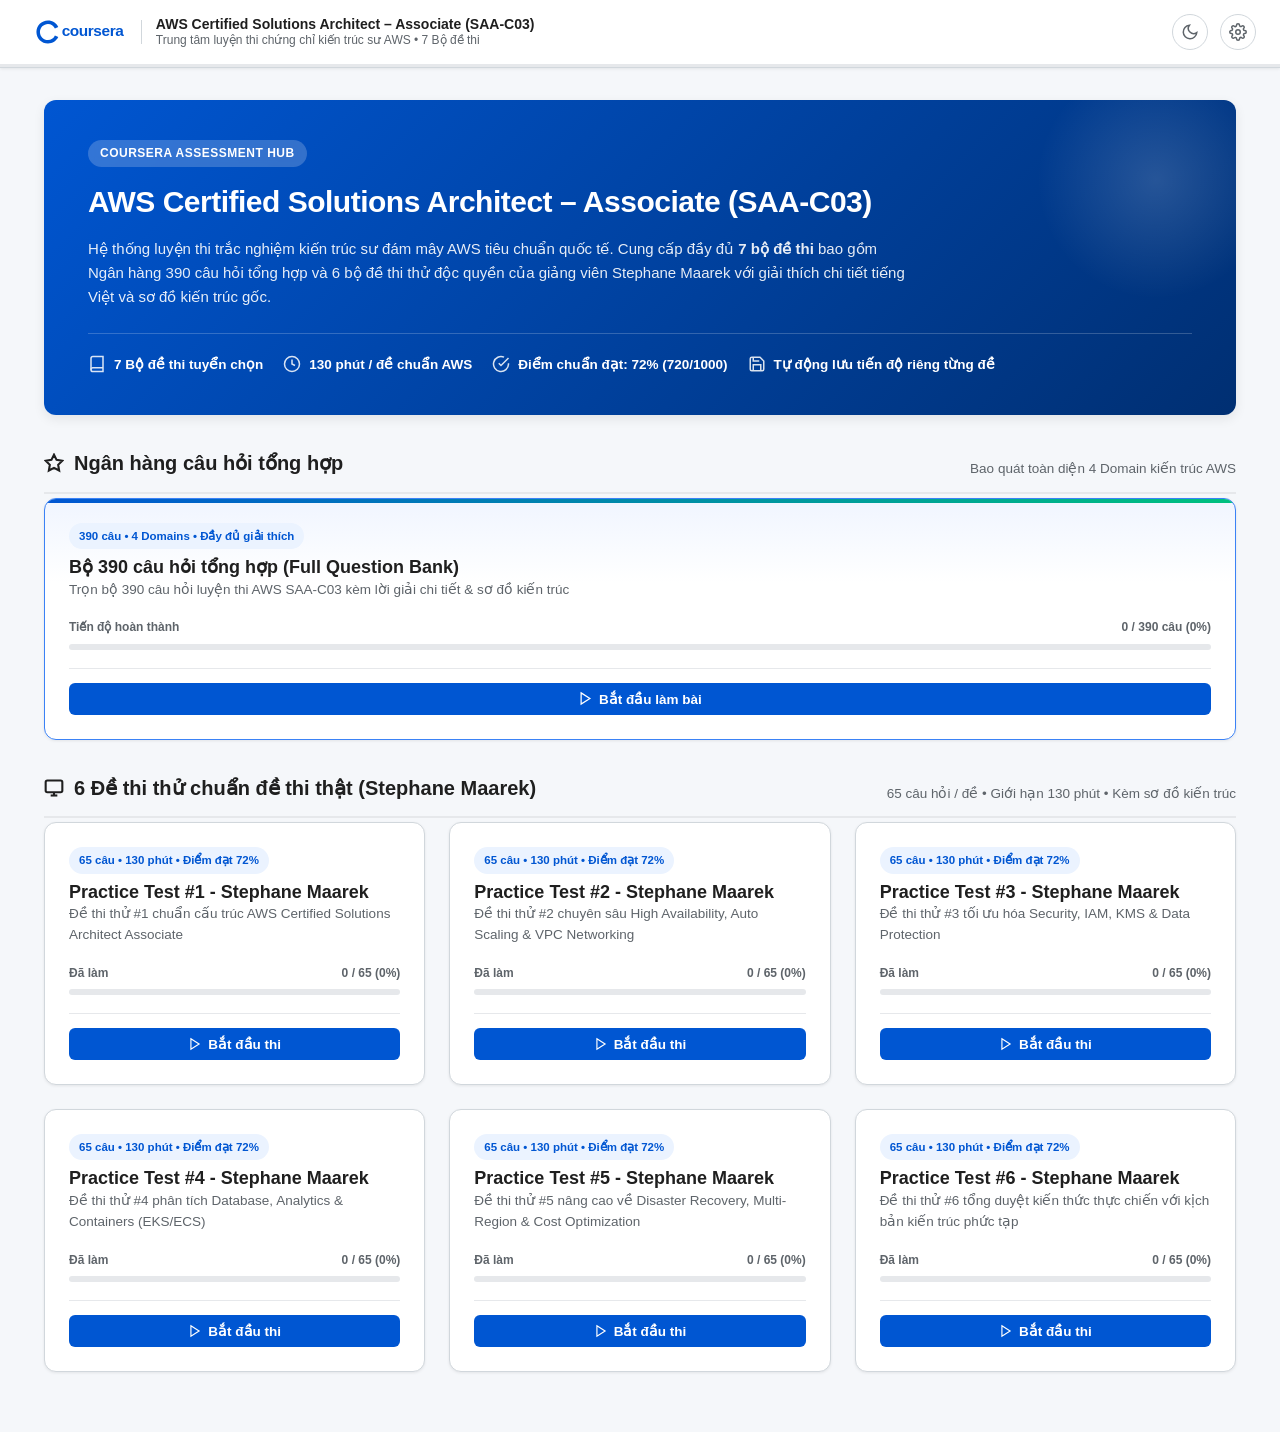
<file: index.html>
<!DOCTYPE html>
<html lang="vi" data-theme="light">
<head>
  <meta charset="UTF-8">
  <meta name="viewport" content="width=device-width, initial-scale=1.0">
  <title>AWS Certified Solutions Architect – Associate (SAA-C03) Quiz | Coursera</title>
  <link rel="icon" type="image/svg+xml" href="favicon.svg">
  <link rel="stylesheet" href="styles.css">
  <link rel="preconnect" href="https://fonts.googleapis.com">
  <link rel="preconnect" href="https://fonts.gstatic.com" crossorigin>
</head>
<body>

  <!-- ======================================================================
       COURSERA HEADER
       ====================================================================== -->
  <header class="coursera-header">
    <div class="header-top">
      <!-- Brand & Course Title -->
      <div class="brand-section">
        <a href="javascript:void(0)" id="brand-logo-btn" class="coursera-logo" title="Trở về danh sách đề thi Coursera">
          <svg viewBox="0 0 120 28" fill="none" xmlns="http://www.w3.org/2000/svg">
            <path d="M14.5 14C14.5 6.488 20.488 0.5 28 0.5c5.385 0 9.873 3.09 11.967 7.556l-3.906 1.874C34.62 6.55 31.528 4.6 28 4.6c-5.192 0-9.4 4.208-9.4 9.4 0 5.192 4.208 9.4 9.4 9.4 3.528 0 6.62-1.95 8.061-5.33l3.906 1.874C37.873 24.41 33.385 27.5 28 27.5 20.488 27.5 14.5 21.512 14.5 14z" fill="#0056D2"/>
            <text x="44" y="19" font-family="-apple-system, BlinkMacSystemFont, Segoe UI, Roboto, sans-serif" font-weight="800" font-size="18" fill="#0056D2" letter-spacing="-0.5">coursera</text>
          </svg>
        </a>
        <div class="brand-divider"></div>
        
        <div class="course-info">
          <span id="header-course-title" class="course-title">AWS Certified Solutions Architect – Associate (SAA-C03)</span>
          <span id="header-course-sub" class="course-subtitle">Trung tâm luyện thi chứng chỉ kiến trúc sư AWS • 7 Bộ đề thi</span>
        </div>

        <!-- Back to Catalog Button (Inside Quiz) -->
        <button id="btn-back-catalog" class="btn-back-catalog" style="display: none;" title="Quay về danh sách các đề thi">
          <svg width="14" height="14" viewBox="0 0 24 24" fill="none" stroke="currentColor" stroke-width="2.5"><polyline points="15 18 9 12 15 6"></polyline></svg>
          Tất cả đề thi
        </button>

        <!-- Quick Quiz Switcher Dropdown (Inside Quiz) -->
        <select id="header-quiz-selector" class="header-quiz-selector" style="display: none;" title="Chuyển nhanh sang đề thi khác"></select>
      </div>

      <!-- Header Center: Mode Switcher -->
      <div id="header-modes" class="header-modes" style="display: none;">
        <button id="mode-practice-btn" class="mode-btn active" title="Luyện tập có kiểm tra đáp án tức thì">
          <svg width="15" height="15" viewBox="0 0 24 24" fill="none" stroke="currentColor" stroke-width="2"><path d="M2 3h6a4 4 0 0 1 4 4v14a3 3 0 0 0-3-3H2z"></path><path d="M22 3h-6a4 4 0 0 0-4 4v14a3 3 0 0 1 3-3h7z"></path></svg>
          Luyện tập
        </button>
        <button id="mode-exam-btn" class="mode-btn" title="Thi thử giả lập Coursera tính giờ">
          <svg width="15" height="15" viewBox="0 0 24 24" fill="none" stroke="currentColor" stroke-width="2"><circle cx="12" cy="12" r="10"></circle><polyline points="12 6 12 12 16 14"></polyline></svg>
          Thi thử
        </button>
      </div>

      <!-- Header Right: Timer, Theme, Settings, Submit -->
      <div class="header-actions">
        <!-- Timer (Inside Quiz) -->
        <div id="header-timer-box" class="timer-box" style="display: none;" title="Thời gian làm bài">
          <svg width="15" height="15" viewBox="0 0 24 24" fill="none" stroke="currentColor" stroke-width="2"><circle cx="12" cy="12" r="10"></circle><polyline points="12 6 12 12 16 14"></polyline></svg>
          <span id="timer-display">00:00</span>
          <button id="timer-btn" class="icon-btn" style="width: 22px; height: 22px; border: none;" title="Tạm dừng / Tiếp tục">
            <svg width="12" height="12" viewBox="0 0 24 24" fill="currentColor"><rect x="6" y="4" width="4" height="16"></rect><rect x="14" y="4" width="4" height="16"></rect></svg>
          </button>
        </div>

        <!-- Dark/Light Theme -->
        <button id="theme-toggle-btn" class="icon-btn" title="Đổi giao diện Sáng / Tối">
          <svg width="18" height="18" viewBox="0 0 24 24" fill="none" stroke="currentColor" stroke-width="2"><path d="M21 12.79A9 9 0 1 1 11.21 3 7 7 0 0 0 21 12.79z"></path></svg>
        </button>

        <!-- Settings -->
        <button id="settings-btn" class="icon-btn" title="Cài đặt & Sao lưu">
          <svg width="18" height="18" viewBox="0 0 24 24" fill="none" stroke="currentColor" stroke-width="2"><circle cx="12" cy="12" r="3"></circle><path d="M19.4 15a1.65 1.65 0 0 0 .33 1.82l.06.06a2 2 0 0 1 0 2.83 2 2 0 0 1-2.83 0l-.06-.06a1.65 1.65 0 0 0-1.82-.33 1.65 1.65 0 0 0-1 1.51V21a2 2 0 0 1-2 2 2 2 0 0 1-2-2v-.09A1.65 1.65 0 0 0 9 19.4a1.65 1.65 0 0 0-1.82.33l-.06.06a2 2 0 0 1-2.83 0 2 2 0 0 1 0-2.83l.06-.06a1.65 1.65 0 0 0 .33-1.82 1.65 1.65 0 0 0-1.51-1H3a2 2 0 0 1-2-2 2 2 0 0 1 2-2h.09A1.65 1.65 0 0 0 4.6 9a1.65 1.65 0 0 0-.33-1.82l-.06-.06a2 2 0 0 1 0-2.83 2 2 0 0 1 2.83 0l.06.06a1.65 1.65 0 0 0 1.82.33H9a1.65 1.65 0 0 0 1-1.51V3a2 2 0 0 1 2-2 2 2 0 0 1 2 2v.09a1.65 1.65 0 0 0 1 1.51 1.65 1.65 0 0 0 1.82-.33l.06-.06a2 2 0 0 1 2.83 0 2 2 0 0 1 0 2.83l-.06.06a1.65 1.65 0 0 0-.33 1.82V9a1.65 1.65 0 0 0 1.51 1H21a2 2 0 0 1 2 2 2 2 0 0 1-2 2h-.09a1.65 1.65 0 0 0-1.51 1z"></path></svg>
        </button>

        <!-- Submit Quiz (Inside Quiz) -->
        <button id="submit-btn" class="btn-primary" style="display: none;" title="Nộp bài và xem điểm">
          <svg width="16" height="16" viewBox="0 0 24 24" fill="none" stroke="currentColor" stroke-width="2"><polyline points="20 6 9 17 4 12"></polyline></svg>
          Nộp bài thi
        </button>
      </div>
    </div>

    <!-- Secondary Header Sub-bar (Inside Quiz) -->
    <div id="header-subbar" class="header-subbar" style="display: none;">
      <div class="subbar-left">
        <span class="subbar-item" id="breadcrumb">Đề thi trắc nghiệm AWS SAA-C03</span>
        <span>•</span>
        <span class="subbar-item">
          <strong>Tổng:</strong> <span id="meta-total">65 câu</span>
        </span>
        <span>•</span>
        <span class="subbar-item">
          <strong>Điểm đạt:</strong> 72%
        </span>
        <span>•</span>
        <span class="subbar-item">
          <strong>Đã làm:</strong> <span id="meta-answered">0 / 65 (0%)</span>
        </span>
      </div>

      <div class="subbar-right">
        <!-- Shuffle toggle -->
        <button id="btn-shuffle-quiz" class="btn-nav" style="padding: 3px 10px; font-size: 11.5px; height: 28px;" title="Trộn ngẫu nhiên thứ tự câu hỏi giống hệt file gốc Stephane Maarek">
          <svg width="13" height="13" viewBox="0 0 24 24" fill="none" stroke="currentColor" stroke-width="2"><polyline points="16 3 21 3 21 8"></polyline><line x1="4" y1="20" x2="21" y2="3"></line><polyline points="21 16 21 21 16 21"></polyline><line x1="15" y1="15" x2="21" y2="21"></line><line x1="4" y1="4" x2="9" y2="9"></line></svg>
          <span id="shuffle-btn-text">Trộn ngẫu nhiên</span>
        </button>

        <!-- View mode switcher -->
        <div class="view-toggle">
          <button id="view-single-btn" class="view-btn active">Từng câu</button>
          <button id="view-all-btn" class="view-btn">Tất cả câu</button>
        </div>
      </div>
    </div>

    <!-- Global Progress Bar -->
    <div class="global-progress-track">
      <div id="progress-bar-fill" class="global-progress-fill"></div>
    </div>
  </header>

  <!-- ======================================================================
       VIEW 1: COURSERA QUIZ CATALOG / COURSE DASHBOARD
       ====================================================================== -->
  <main id="catalog-view-container" class="catalog-container">
    
    <!-- Hero Banner -->
    <section class="catalog-hero">
      <div class="catalog-hero-badge">Coursera Assessment Hub</div>
      <h1 class="catalog-hero-title">AWS Certified Solutions Architect – Associate (SAA-C03)</h1>
      <p class="catalog-hero-desc">
        Hệ thống luyện thi trắc nghiệm kiến trúc sư đám mây AWS tiêu chuẩn quốc tế. Cung cấp đầy đủ <strong>7 bộ đề thi</strong> bao gồm Ngân hàng 390 câu hỏi tổng hợp và 6 bộ đề thi thử độc quyền của giảng viên Stephane Maarek với giải thích chi tiết tiếng Việt và sơ đồ kiến trúc gốc.
      </p>
      <div class="catalog-hero-stats">
        <div class="hero-stat-item">
          <svg width="18" height="18" viewBox="0 0 24 24" fill="none" stroke="currentColor" stroke-width="2"><path d="M4 19.5A2.5 2.5 0 0 1 6.5 17H20"></path><path d="M6.5 2H20v20H6.5A2.5 2.5 0 0 1 4 19.5v-15A2.5 2.5 0 0 1 6.5 2z"></path></svg>
          <span>7 Bộ đề thi tuyển chọn</span>
        </div>
        <div class="hero-stat-item">
          <svg width="18" height="18" viewBox="0 0 24 24" fill="none" stroke="currentColor" stroke-width="2"><circle cx="12" cy="12" r="10"></circle><polyline points="12 6 12 12 16 14"></polyline></svg>
          <span>130 phút / đề chuẩn AWS</span>
        </div>
        <div class="hero-stat-item">
          <svg width="18" height="18" viewBox="0 0 24 24" fill="none" stroke="currentColor" stroke-width="2"><path d="M22 11.08V12a10 10 0 1 1-5.93-9.14"></path><polyline points="22 4 12 14.01 9 11.01"></polyline></svg>
          <span>Điểm chuẩn đạt: 72% (720/1000)</span>
        </div>
        <div class="hero-stat-item">
          <svg width="18" height="18" viewBox="0 0 24 24" fill="none" stroke="currentColor" stroke-width="2"><path d="M19 21H5a2 2 0 0 1-2-2V5a2 2 0 0 1 2-2h11l5 5v11a2 2 0 0 1-2 2z"></path><polyline points="17 21 17 13 7 13 7 21"></polyline><polyline points="7 3 7 8 15 8"></polyline></svg>
          <span>Tự động lưu tiến độ riêng từng đề</span>
        </div>
      </div>
    </section>

    <!-- Section 1: Master Question Bank -->
    <section>
      <div class="catalog-section-header">
        <h2 class="catalog-section-title">
          <svg width="20" height="20" viewBox="0 0 24 24" fill="none" stroke="currentColor" stroke-width="2.5"><polygon points="12 2 15.09 8.26 22 9.27 17 14.14 18.18 21.02 12 17.77 5.82 21.02 7 14.14 2 9.27 8.91 8.26 12 2"></polygon></svg>
          Ngân hàng câu hỏi tổng hợp
        </h2>
        <span class="catalog-section-sub">Bao quát toàn diện 4 Domain kiến trúc AWS</span>
      </div>
      <div id="master-bank-card-container" class="catalog-grid" style="grid-template-columns: 1fr;"></div>
    </section>

    <!-- Section 2: Stephane Maarek 6 Practice Tests -->
    <section>
      <div class="catalog-section-header">
        <h2 class="catalog-section-title">
          <svg width="20" height="20" viewBox="0 0 24 24" fill="none" stroke="currentColor" stroke-width="2.5"><rect x="2" y="3" width="20" height="14" rx="2" ry="2"></rect><line x1="8" y1="21" x2="16" y2="21"></line><line x1="12" y1="17" x2="12" y2="21"></line></svg>
          6 Đề thi thử chuẩn đề thi thật (Stephane Maarek)
        </h2>
        <span class="catalog-section-sub">65 câu hỏi / đề • Giới hạn 130 phút • Kèm sơ đồ kiến trúc</span>
      </div>
      <div id="stephane-tests-grid" class="catalog-grid"></div>
    </section>

  </main>

  <!-- ======================================================================
       VIEW 2: COURSERA QUIZ ASSESSMENT VIEW (SIDEBAR + MAIN CONTENT)
       ====================================================================== -->
  <main id="quiz-view-container" class="app-container" style="display: none;">

    <!-- SIDEBAR: ASSESSMENT NAVIGATOR -->
    <aside id="sidebar" class="sidebar">
      <div class="sidebar-header">
        <span class="sidebar-title">
          <svg width="18" height="18" viewBox="0 0 24 24" fill="none" stroke="currentColor" stroke-width="2"><rect x="3" y="3" width="7" height="7"></rect><rect x="14" y="3" width="7" height="7"></rect><rect x="14" y="14" width="7" height="7"></rect><rect x="3" y="14" width="7" height="7"></rect></svg>
          Danh sách câu hỏi
        </span>
        <span id="sidebar-count-badge" class="sidebar-count-badge">65 / 65</span>
      </div>

      <!-- Search Input -->
      <div class="sidebar-search-box">
        <svg class="search-icon" width="14" height="14" viewBox="0 0 24 24" fill="none" stroke="currentColor" stroke-width="2"><circle cx="11" cy="11" r="8"></circle><line x1="21" y1="21" x2="16.65" y2="16.65"></line></svg>
        <input type="text" id="sidebar-search" class="sidebar-search-input" placeholder="Tìm theo nội dung, số câu...">
      </div>

      <!-- Topic Filter -->
      <div class="filter-group">
        <label for="topic-filter" class="filter-label">Chủ đề AWS (Domains):</label>
        <select id="topic-filter" class="topic-select">
          <option value="all">Tất cả chủ đề</option>
        </select>
      </div>

      <!-- Status Filter Tabs -->
      <div id="status-filters" class="status-filters">
        <button class="status-pill active" data-status="all">Tất cả</button>
        <button class="status-pill" data-status="answered">Đã làm</button>
        <button class="status-pill" data-status="unanswered">Chưa làm</button>
        <button class="status-pill" data-status="flagged">Gắn cờ 🚩</button>
        <button class="status-pill" data-status="incorrect">Câu sai ❌</button>
      </div>

      <!-- Palette Legend -->
      <div class="palette-legend">
        <div class="legend-item"><div class="legend-dot unanswered"></div> Chưa làm</div>
        <div class="legend-item"><div class="legend-dot answered"></div> Đã làm</div>
        <div class="legend-item"><div class="legend-dot flagged"></div> Đã gắn cờ</div>
      </div>

      <!-- Questions Grid -->
      <div class="question-grid-container">
        <div id="question-grid" class="question-grid"></div>
      </div>
    </aside>

    <!-- MAIN CONTENT AREA -->
    <section class="main-content">
      <!-- Single Question View Container -->
      <div id="single-view-container"></div>

      <!-- All Questions Continuous List Container -->
      <div id="all-view-container" style="display: none;"></div>
    </section>

  </main>

  <!-- Mobile Floating Sidebar Button (Inside Quiz) -->
  <button id="mobile-sidebar-toggle" class="mobile-sidebar-toggle" title="Mở danh sách câu hỏi" style="display: none;">
    <svg width="22" height="22" viewBox="0 0 24 24" fill="none" stroke="currentColor" stroke-width="2"><rect x="3" y="3" width="7" height="7"></rect><rect x="14" y="3" width="7" height="7"></rect><rect x="14" y="14" width="7" height="7"></rect><rect x="3" y="14" width="7" height="7"></rect></svg>
  </button>

  <!-- ======================================================================
       MODALS
       ====================================================================== -->

  <!-- Submit Confirmation Modal -->
  <div id="confirm-modal" class="modal-overlay">
    <div class="modal-content">
      <div class="modal-header">
        <h3 class="modal-title">Xác nhận nộp bài thi</h3>
        <button class="icon-btn modal-close-btn">&times;</button>
      </div>
      <div class="modal-body">
        <p>Bạn đang chuẩn bị nộp bài thi trắc nghiệm <strong id="confirm-quiz-name">AWS Certified Solutions Architect – Associate</strong>.</p>
        
        <div class="stats-grid">
          <div class="stat-card">
            <div id="confirm-answered" class="stat-val" style="color: var(--cds-primary);">0</div>
            <div class="stat-name">Đã trả lời</div>
          </div>
          <div class="stat-card">
            <div id="confirm-unanswered" class="stat-val" style="color: var(--cds-danger);">0</div>
            <div class="stat-name">Chưa làm</div>
          </div>
          <div class="stat-card">
            <div id="confirm-flagged" class="stat-val" style="color: var(--cds-flag);">0</div>
            <div class="stat-name">Đã gắn cờ</div>
          </div>
        </div>

        <div id="confirm-warning-box" class="feedback-banner incorrect" style="display: none; padding: 12px 16px;"></div>
      </div>
      <div class="modal-footer">
        <button id="confirm-cancel-btn" class="btn-nav">Quay lại làm tiếp</button>
        <button id="confirm-submit-btn" class="btn-primary">Nộp bài ngay</button>
      </div>
    </div>
  </div>

  <!-- Results Modal (Coursera Grade Report) -->
  <div id="results-modal" class="modal-overlay">
    <div class="modal-content" style="max-width: 720px;">
      <div class="modal-header">
        <h3 id="results-modal-title" class="modal-title">Kết quả bài thi AWS SAA-C03</h3>
        <button class="icon-btn modal-close-btn">&times;</button>
      </div>
      <div class="modal-body">
        
        <!-- Hero Score -->
        <div class="results-hero">
          <div class="score-circle">
            <span id="score-percent" class="score-percent">0%</span>
            <span class="score-label">Điểm số</span>
          </div>
          <div id="score-verdict" class="verdict-badge">ĐẠT (PASSED) 🎉</div>
          <p style="font-size: 13.5px; color: var(--cds-text-secondary);">Điểm đạt chuẩn: <strong>72%</strong> (tương đương chuẩn 720/1000 AWS)</p>
        </div>

        <!-- Stats Overview -->
        <div class="stats-grid">
          <div class="stat-card">
            <div id="stat-correct" class="stat-val" style="color: var(--cds-success);">0</div>
            <div class="stat-name">Số câu đúng</div>
          </div>
          <div class="stat-card">
            <div id="stat-incorrect" class="stat-val" style="color: var(--cds-danger);">0</div>
            <div class="stat-name">Số câu sai</div>
          </div>
          <div class="stat-card">
            <div id="stat-time" class="stat-val" style="color: var(--cds-primary);">00:00</div>
            <div class="stat-name">Thời gian làm</div>
          </div>
        </div>

        <!-- Domain Breakdown -->
        <div class="breakdown-section">
          <h4 class="breakdown-title">Phân tích theo 4 nhóm kiến trúc AWS:</h4>
          <div id="domain-breakdown"></div>
        </div>

      </div>
      <div class="modal-footer" style="justify-content: space-between; flex-wrap: wrap;">
        <div style="display: flex; gap: 8px;">
          <button id="results-print-btn" class="btn-nav" title="In hoặc lưu PDF kết quả">
            <svg width="15" height="15" viewBox="0 0 24 24" fill="none" stroke="currentColor" stroke-width="2"><polyline points="6 9 6 2 18 2 18 9"></polyline><path d="M6 18H4a2 2 0 0 1-2-2v-5a2 2 0 0 1 2-2h16a2 2 0 0 1 2 2v5a2 2 0 0 1-2 2h-2"></path><rect x="6" y="14" width="12" height="8"></rect></svg>
            In kết quả
          </button>
          <button id="results-retake-btn" class="btn-nav" style="color: var(--cds-danger);" title="Làm lại đề thi này">Làm lại</button>
        </div>
        <div style="display: flex; gap: 8px;">
          <button id="results-review-wrong-btn" class="btn-secondary">Chỉ xem câu sai ❌</button>
          <button id="results-review-all-btn" class="btn-primary">Xem lại toàn bộ bài thi</button>
        </div>
      </div>
    </div>
  </div>

  <!-- Settings & Backup Modal -->
  <div id="settings-modal" class="modal-overlay">
    <div class="modal-content" style="max-width: 540px;">
      <div class="modal-header">
        <h3 class="modal-title">Cài đặt & Tiến độ học tập</h3>
        <button class="icon-btn modal-close-btn">&times;</button>
      </div>
      <div class="modal-body">
        
        <div style="display: flex; flex-direction: column; gap: 14px;">
          <div style="display: flex; justify-content: space-between; align-items: center;">
            <div>
              <strong>Phím tắt bàn phím</strong>
              <div style="font-size: 12.5px; color: var(--cds-text-secondary);">Xem hướng dẫn điều khiển nhanh bằng phím</div>
            </div>
            <button id="settings-shortcuts-btn" class="btn-secondary" style="padding: 6px 12px; font-size: 13px;">Xem phím tắt</button>
          </div>

          <hr style="border: none; border-top: 1px solid var(--cds-border-light);">

          <div style="display: flex; justify-content: space-between; align-items: center;">
            <div>
              <strong>Xuất tiến độ làm bài (Export JSON)</strong>
              <div style="font-size: 12.5px; color: var(--cds-text-secondary);">Lưu file tiến độ bài thi hiện tại để chuyển máy tính khác</div>
            </div>
            <button id="settings-export-btn" class="btn-secondary" style="padding: 6px 12px; font-size: 13px;">Xuất file</button>
          </div>

          <hr style="border: none; border-top: 1px solid var(--cds-border-light);">

          <div style="display: flex; justify-content: space-between; align-items: center;">
            <div>
              <strong>Nhập tiến độ (Import JSON)</strong>
              <div style="font-size: 12.5px; color: var(--cds-text-secondary);">Khôi phục các câu đã làm từ file đã lưu</div>
            </div>
            <label class="btn-secondary" style="padding: 6px 12px; font-size: 13px; cursor: pointer;">
              Chọn file
              <input type="file" id="settings-import-input" accept=".json" style="display: none;">
            </label>
          </div>

          <hr style="border: none; border-top: 1px solid var(--cds-border-light);">

          <div style="display: flex; justify-content: space-between; align-items: center;">
            <div>
              <strong style="color: var(--cds-danger);">Đặt lại bài thi này (Reset)</strong>
              <div style="font-size: 12.5px; color: var(--cds-text-secondary);">Xóa mọi câu đã làm của bài thi hiện tại</div>
            </div>
            <button id="settings-reset-btn" class="btn-nav" style="color: var(--cds-danger); border-color: var(--cds-danger-border); padding: 6px 12px; font-size: 13px;">Xóa dữ liệu</button>
          </div>
        </div>

      </div>
      <div class="modal-footer">
        <button class="btn-primary modal-close-btn">Đóng</button>
      </div>
    </div>
  </div>

  <!-- Keyboard Shortcuts Modal -->
  <div id="shortcuts-modal" class="modal-overlay">
    <div class="modal-content" style="max-width: 480px;">
      <div class="modal-header">
        <h3 class="modal-title">Phím tắt bàn phím</h3>
        <button class="icon-btn modal-close-btn">&times;</button>
      </div>
      <div class="modal-body">
        <div class="shortcuts-list">
          <div class="shortcut-row">
            <span>Chuyển câu tiếp theo</span>
            <span class="kbd-tag">→</span >
          </div>
          <div class="shortcut-row">
            <span>Quay lại câu trước</span>
            <span class="kbd-tag">←</span>
          </div>
          <div class="shortcut-row">
            <span>Chọn đáp án A, B, C, D, E, F</span>
            <span class="kbd-tag">A - F hoặc 1 - 6</span>
          </div>
          <div class="shortcut-row">
            <span>Gắn cờ xem lại (Flag)</span>
            <span class="kbd-tag">F</span>
          </div>
          <div class="shortcut-row">
            <span>Kiểm tra đáp án (Chế độ luyện tập)</span>
            <span class="kbd-tag">Enter</span>
          </div>
          <div class="shortcut-row">
            <span>Quay về trang danh sách đề thi</span>
            <span class="kbd-tag">Esc hoặc H</span>
          </div>
          <div class="shortcut-row">
            <span>Mở bảng phím tắt này</span>
            <span class="kbd-tag">?</span>
          </div>
        </div>
      </div>
      <div class="modal-footer">
        <button class="btn-primary modal-close-btn">Đã hiểu</button>
      </div>
    </div>
  </div>

  <!-- Toast Container -->
  <div id="toast-container" class="toast-container"></div>

  <!-- Scripts -->
  <script src="quiz-data.js"></script>
  <script src="app.js"></script>
</body>
</html>
</file>
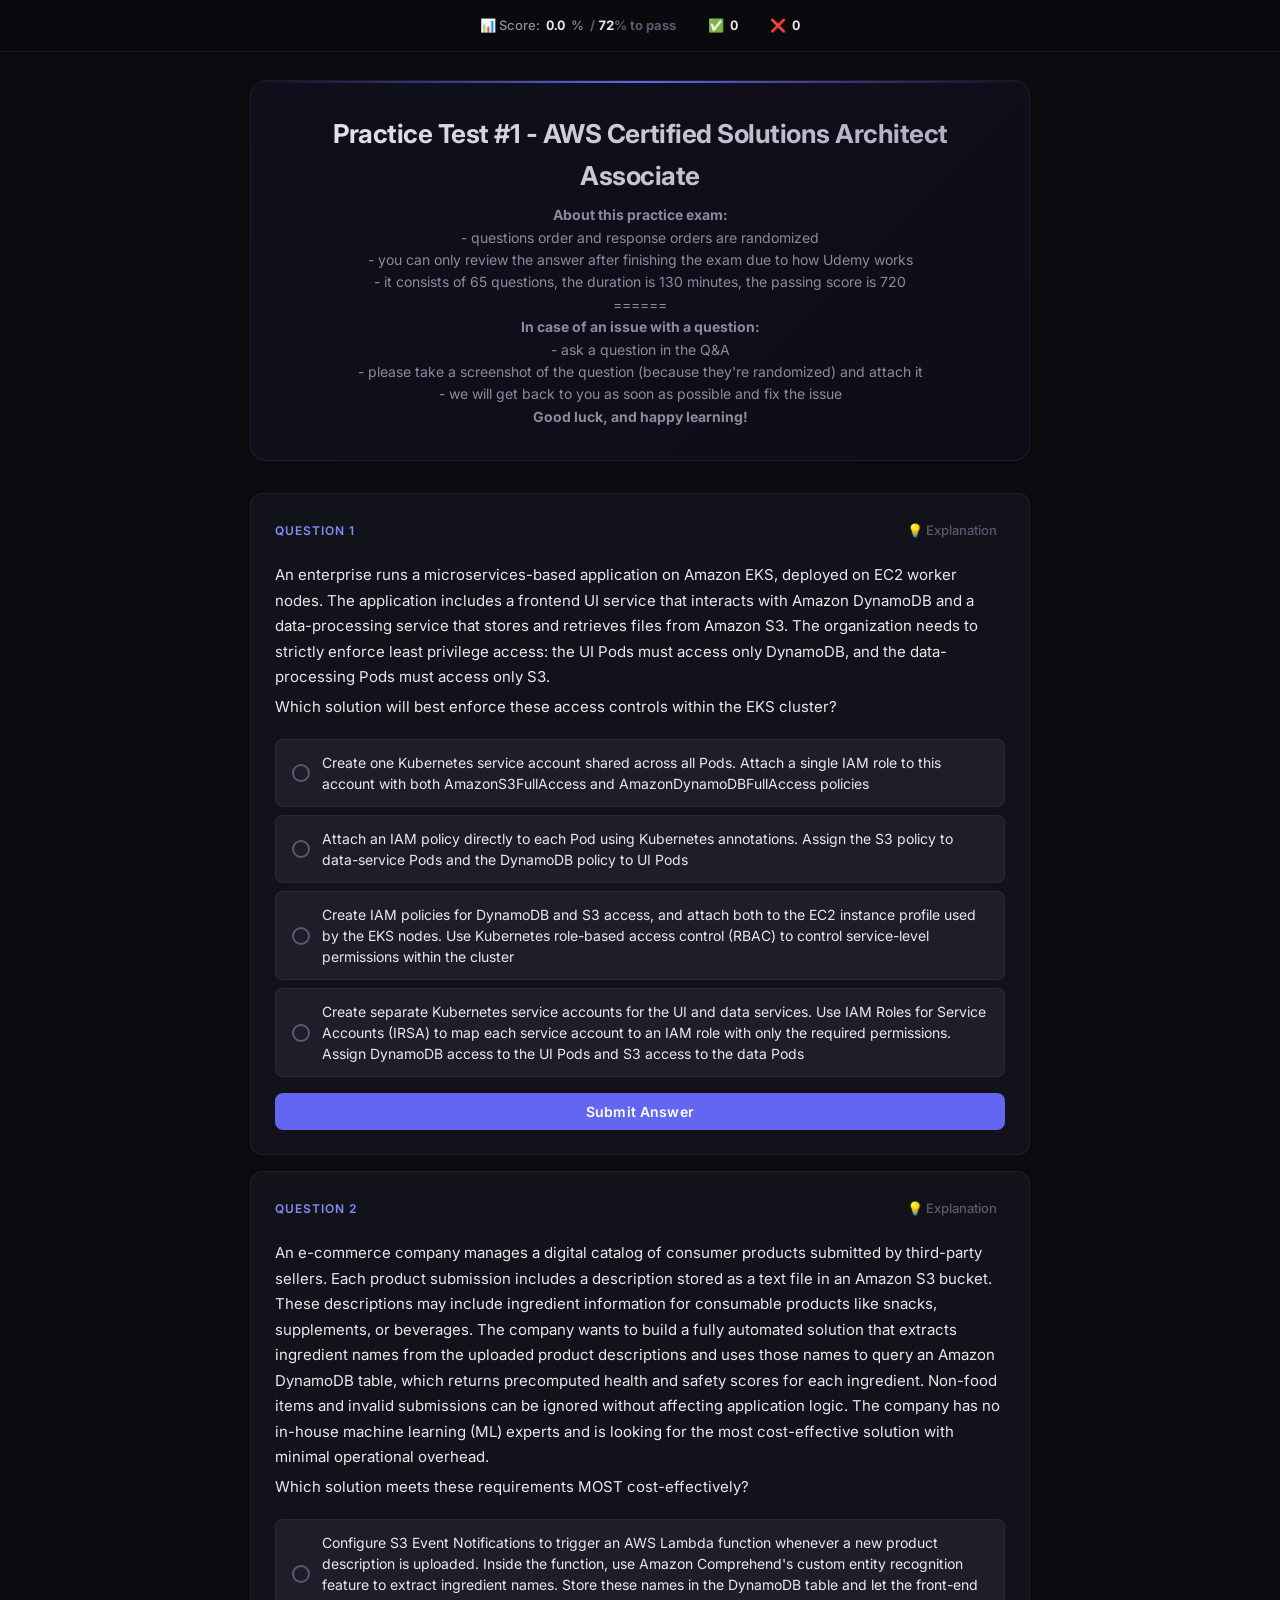
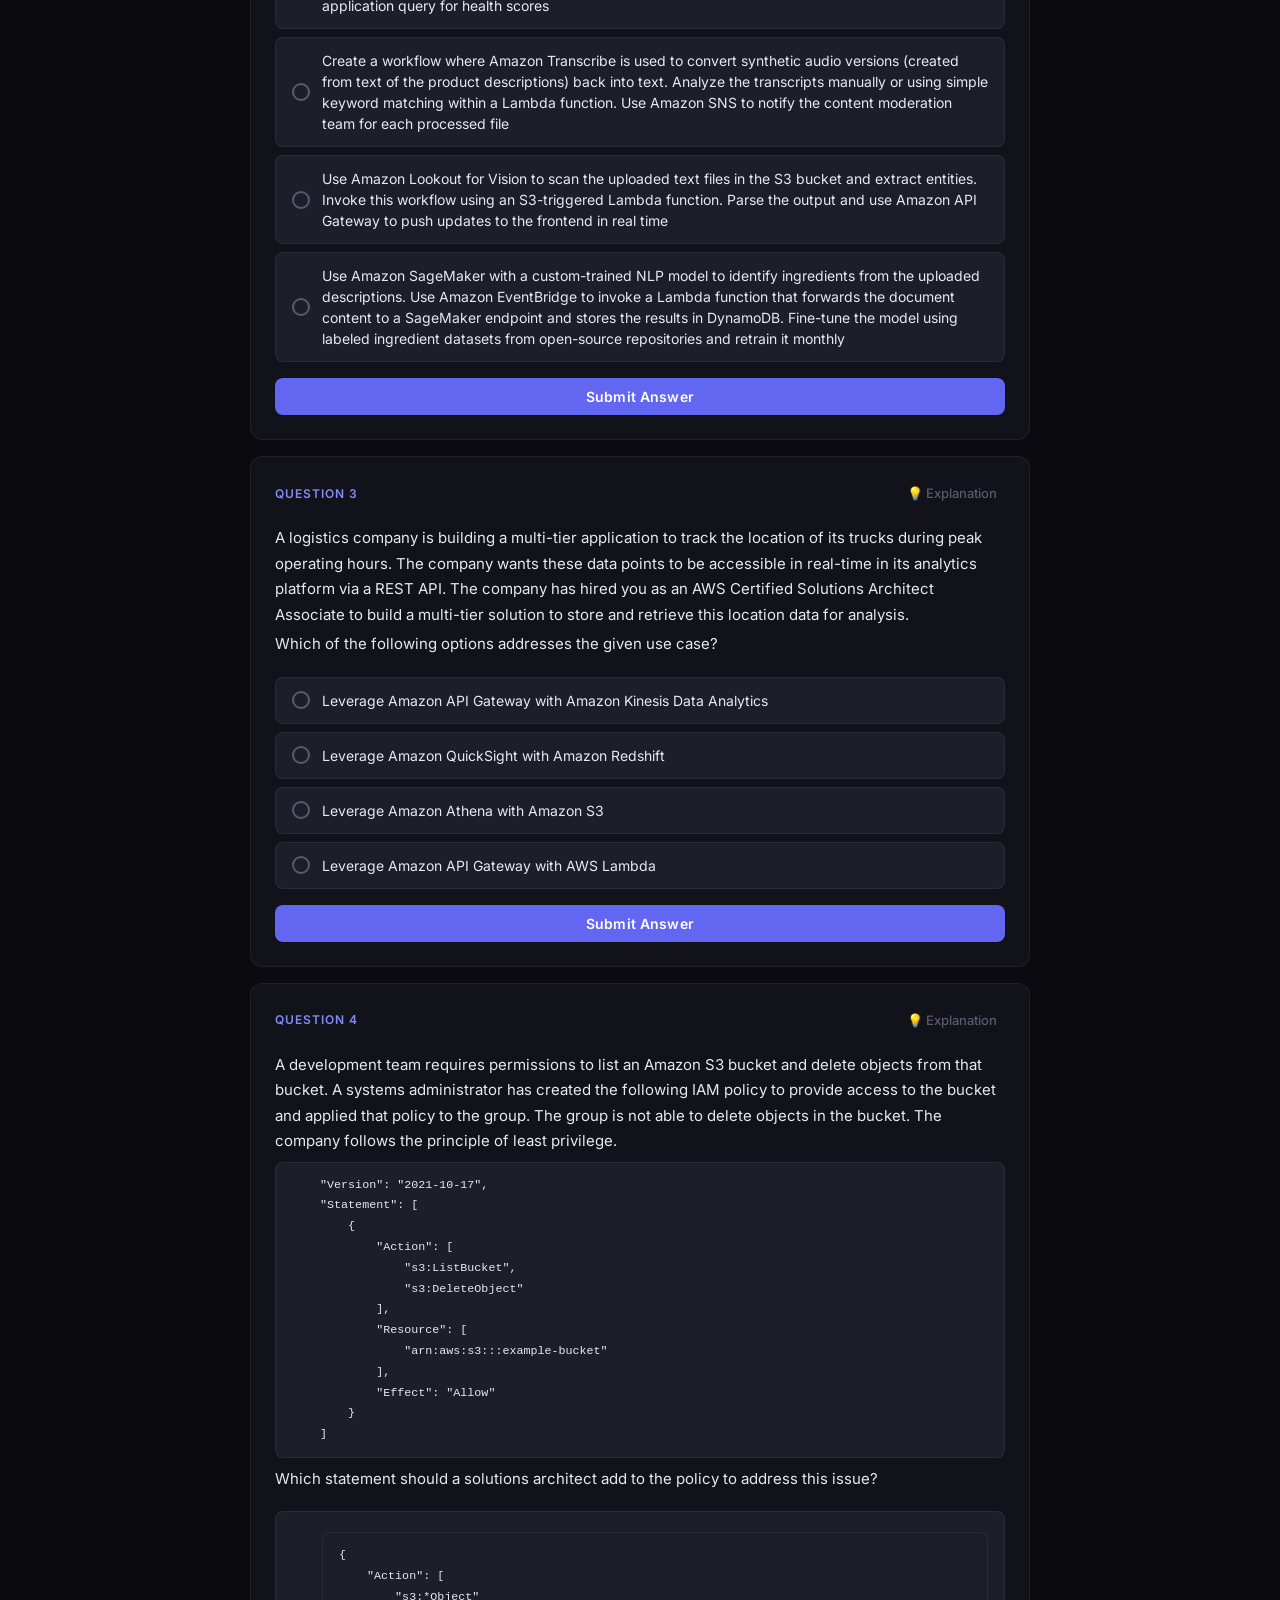
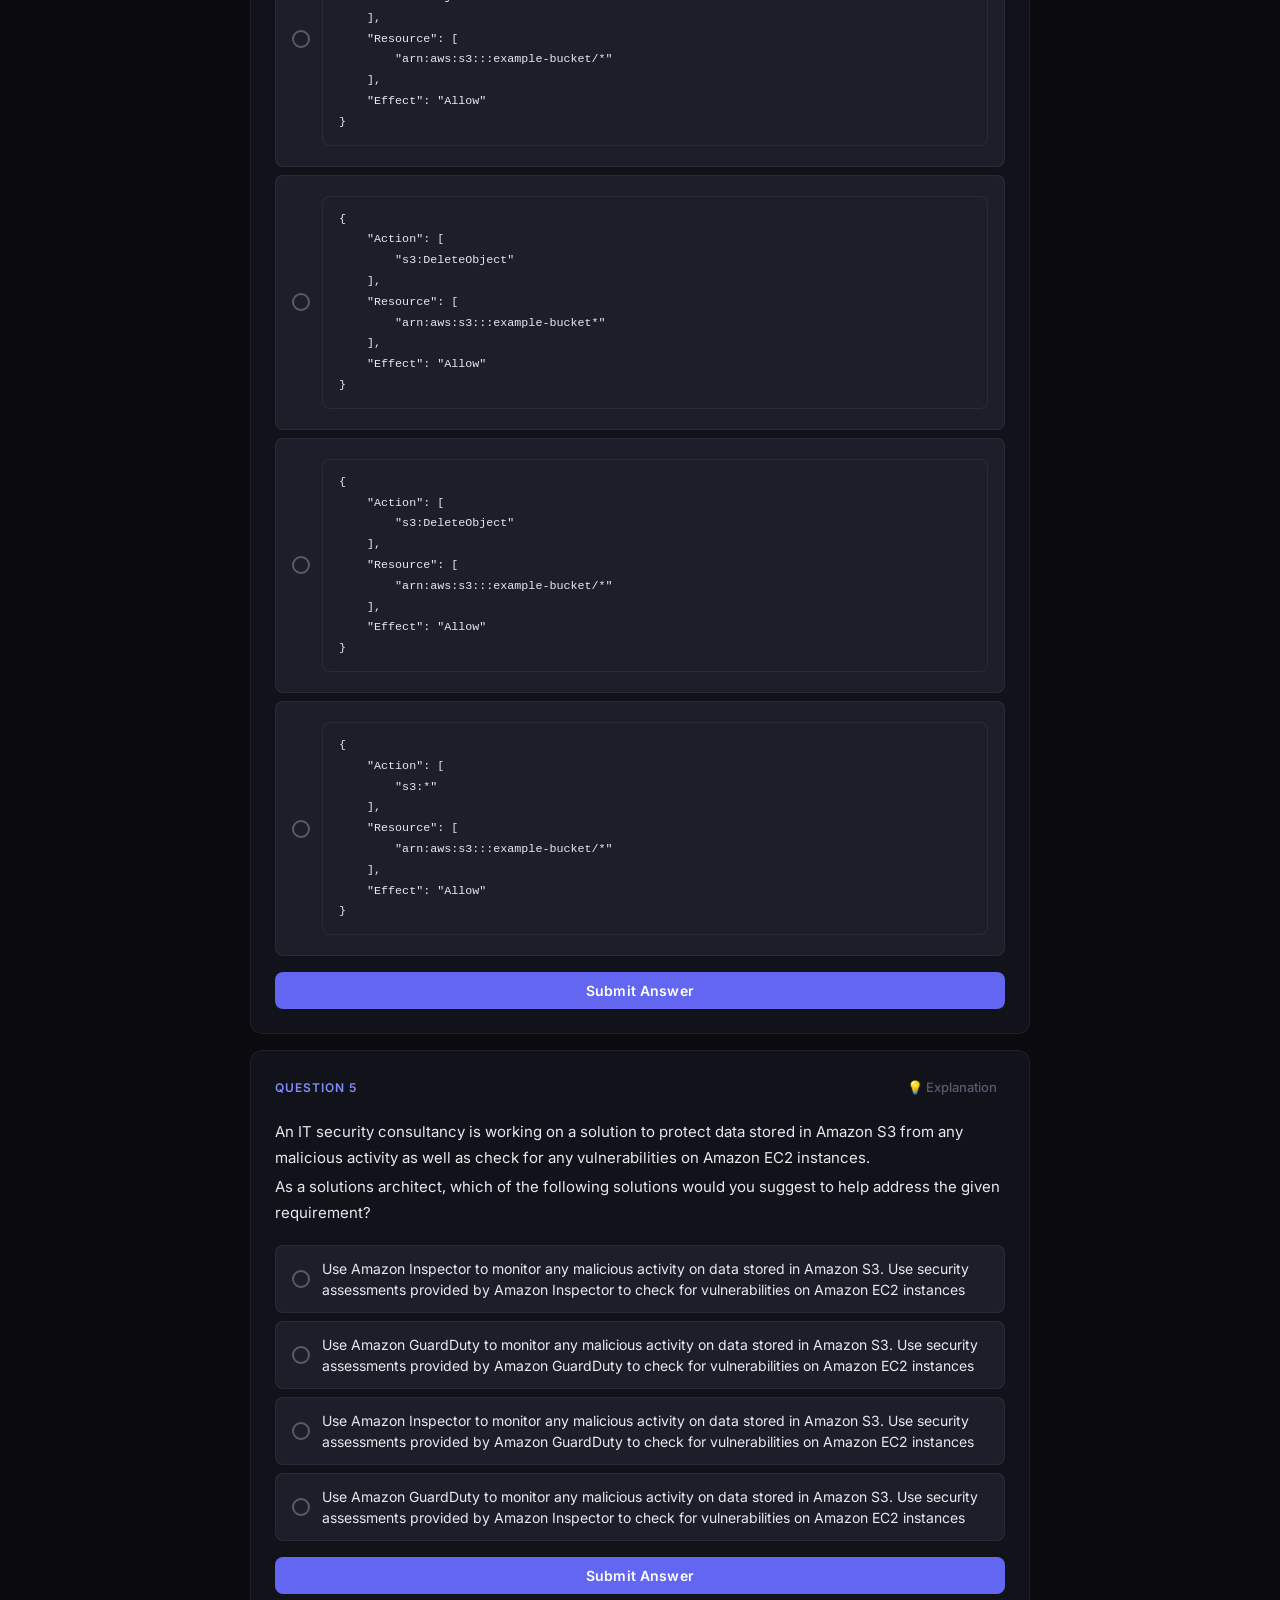
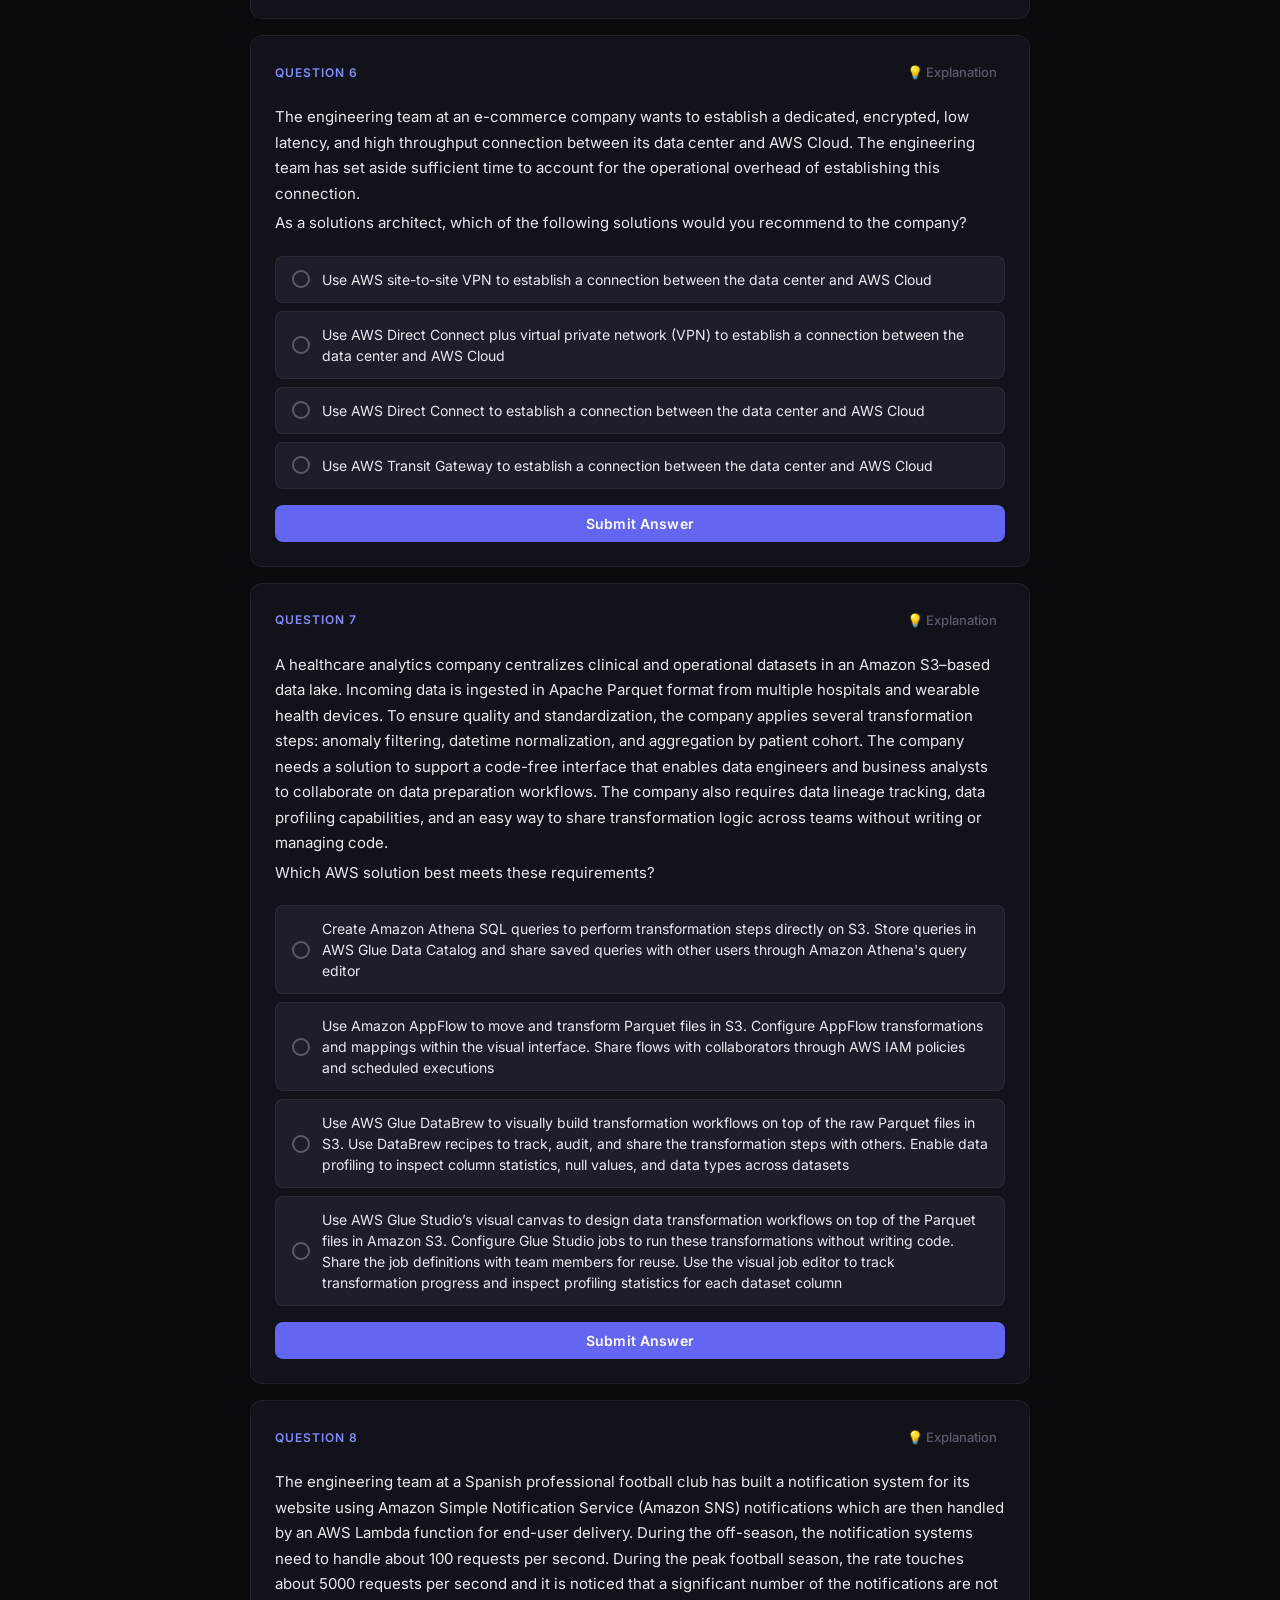
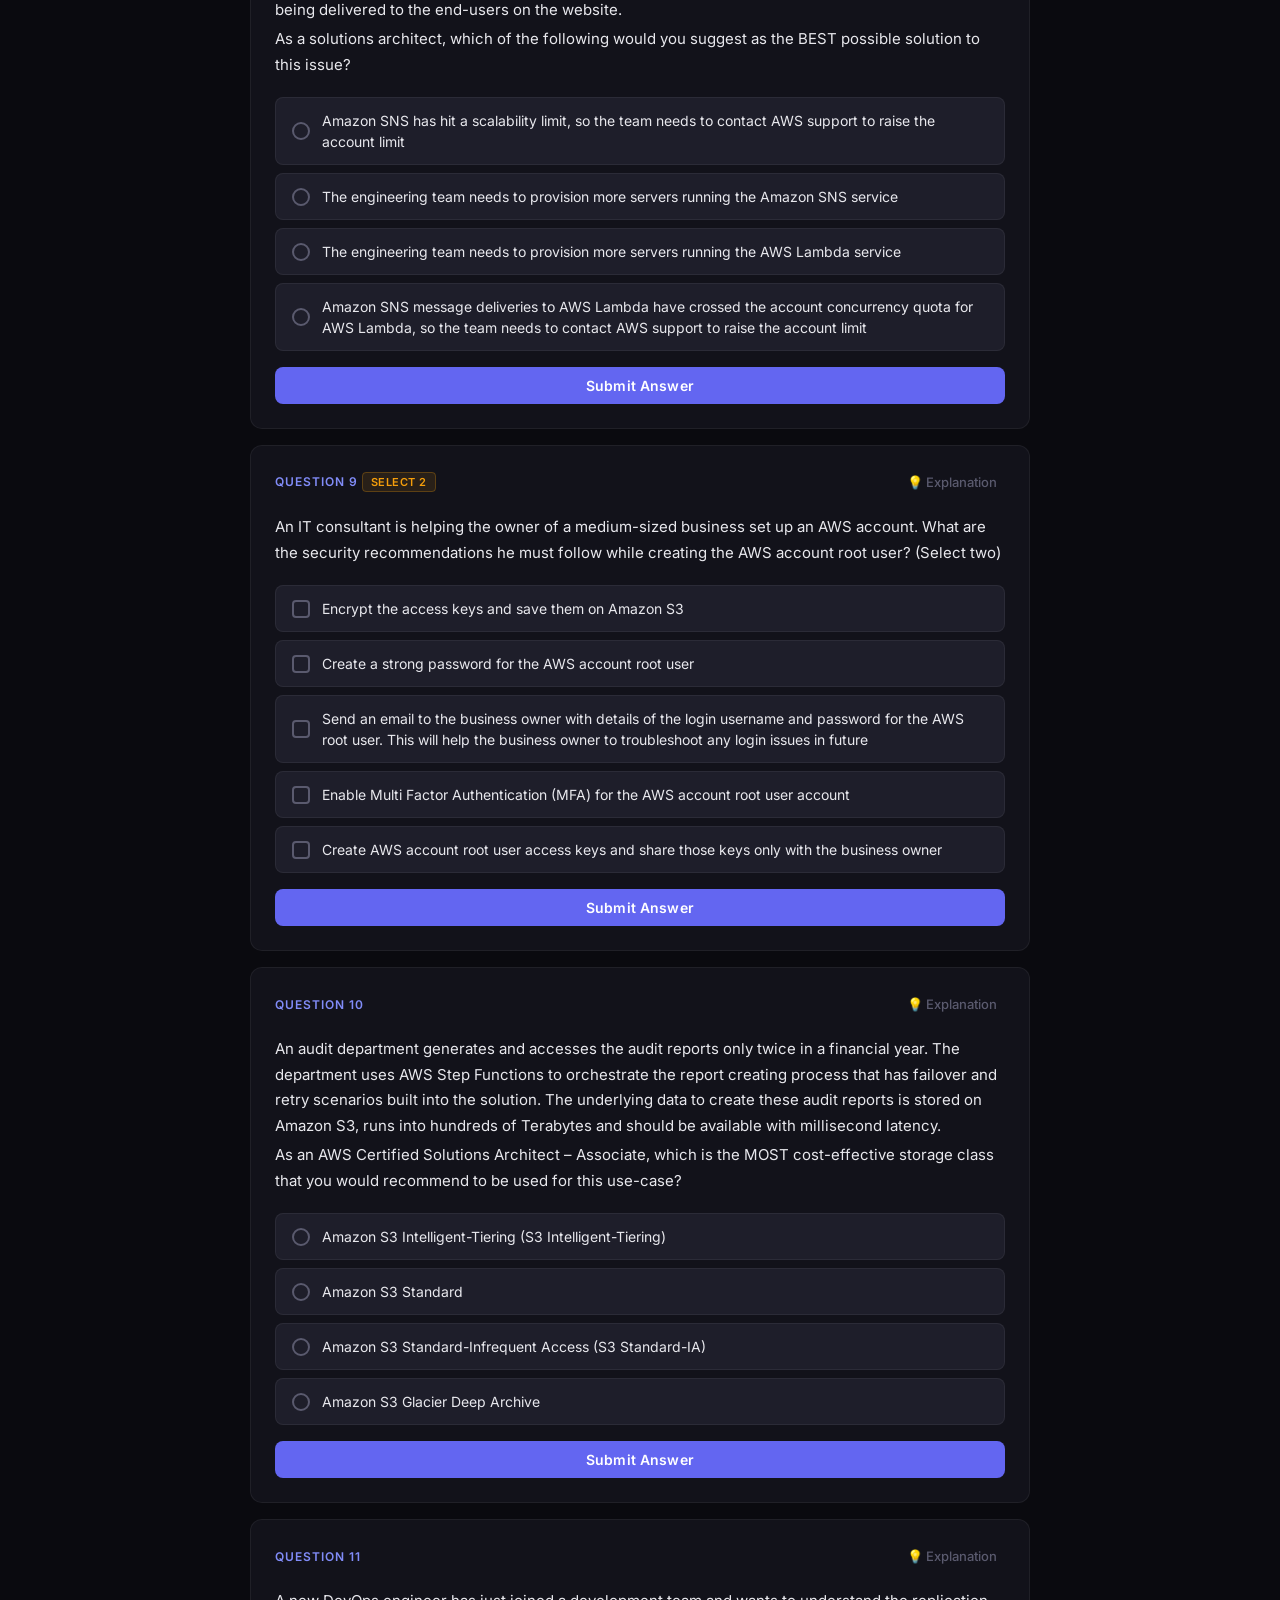
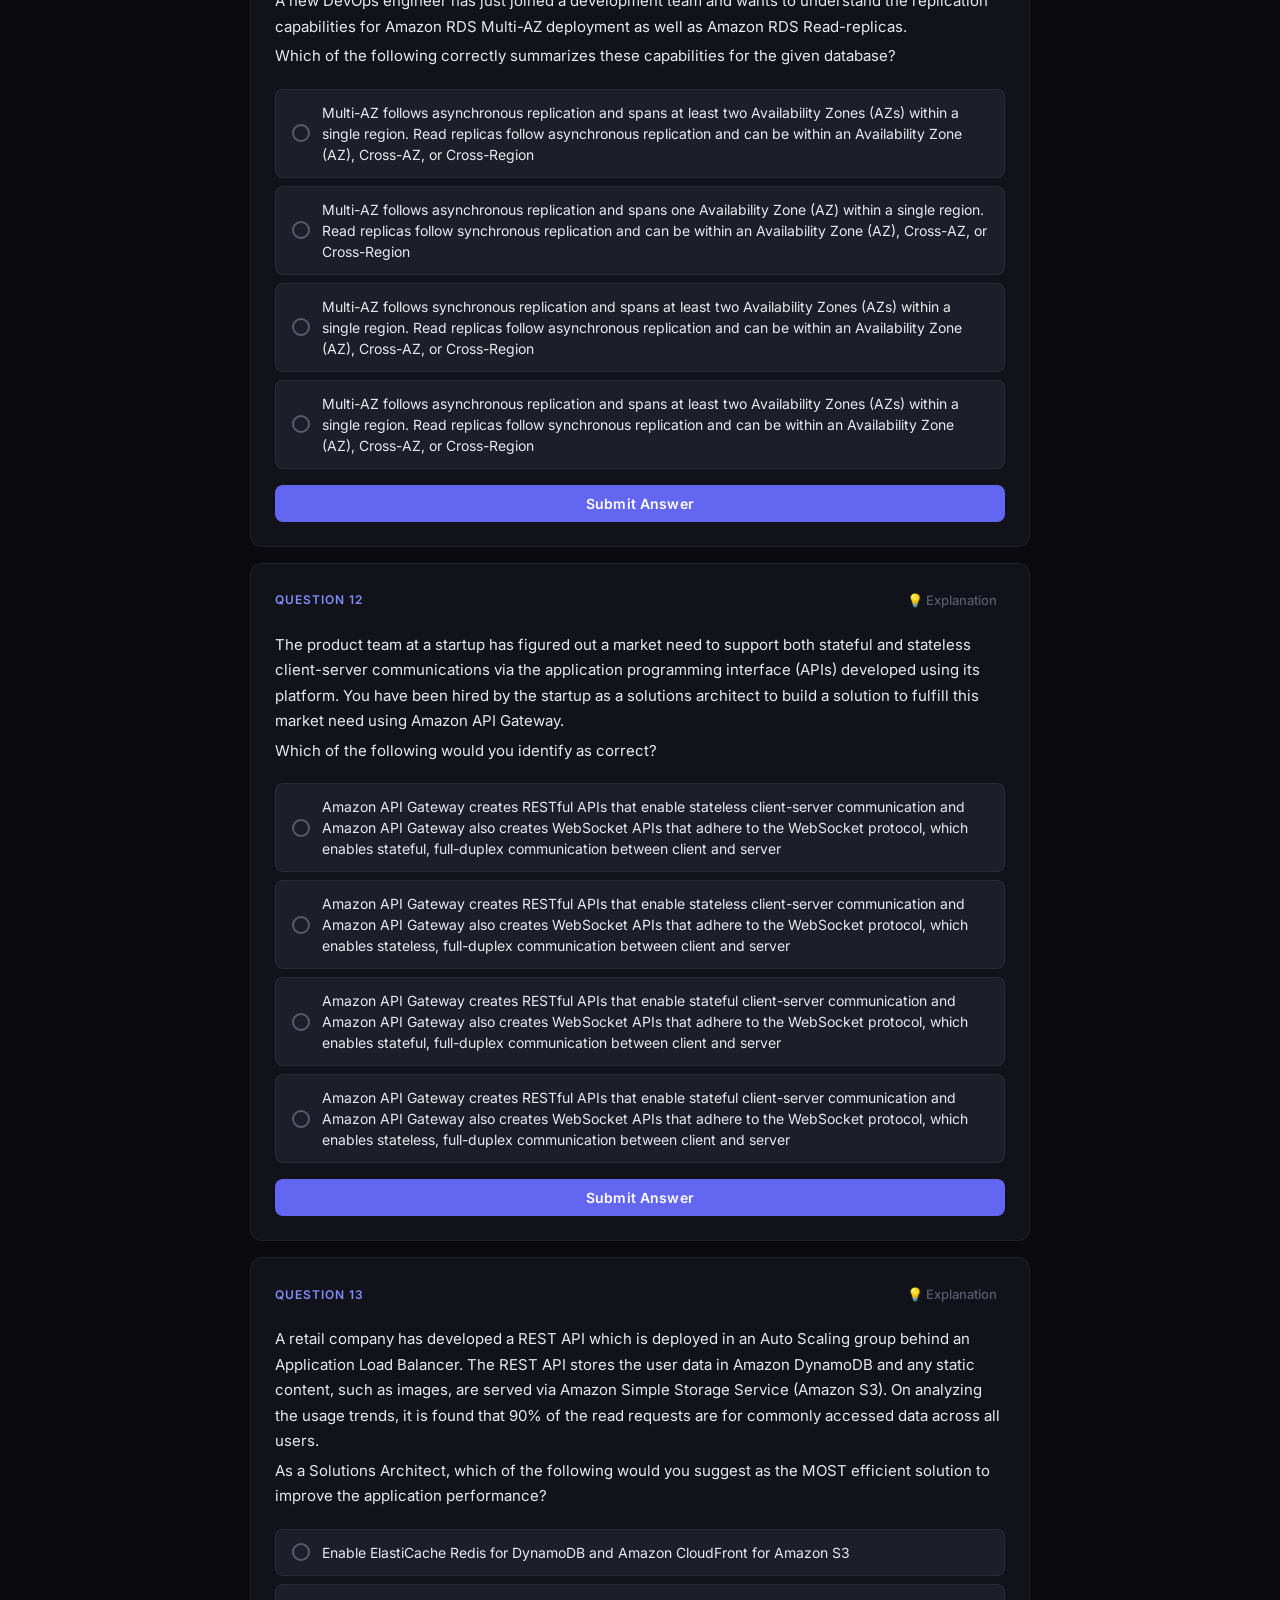
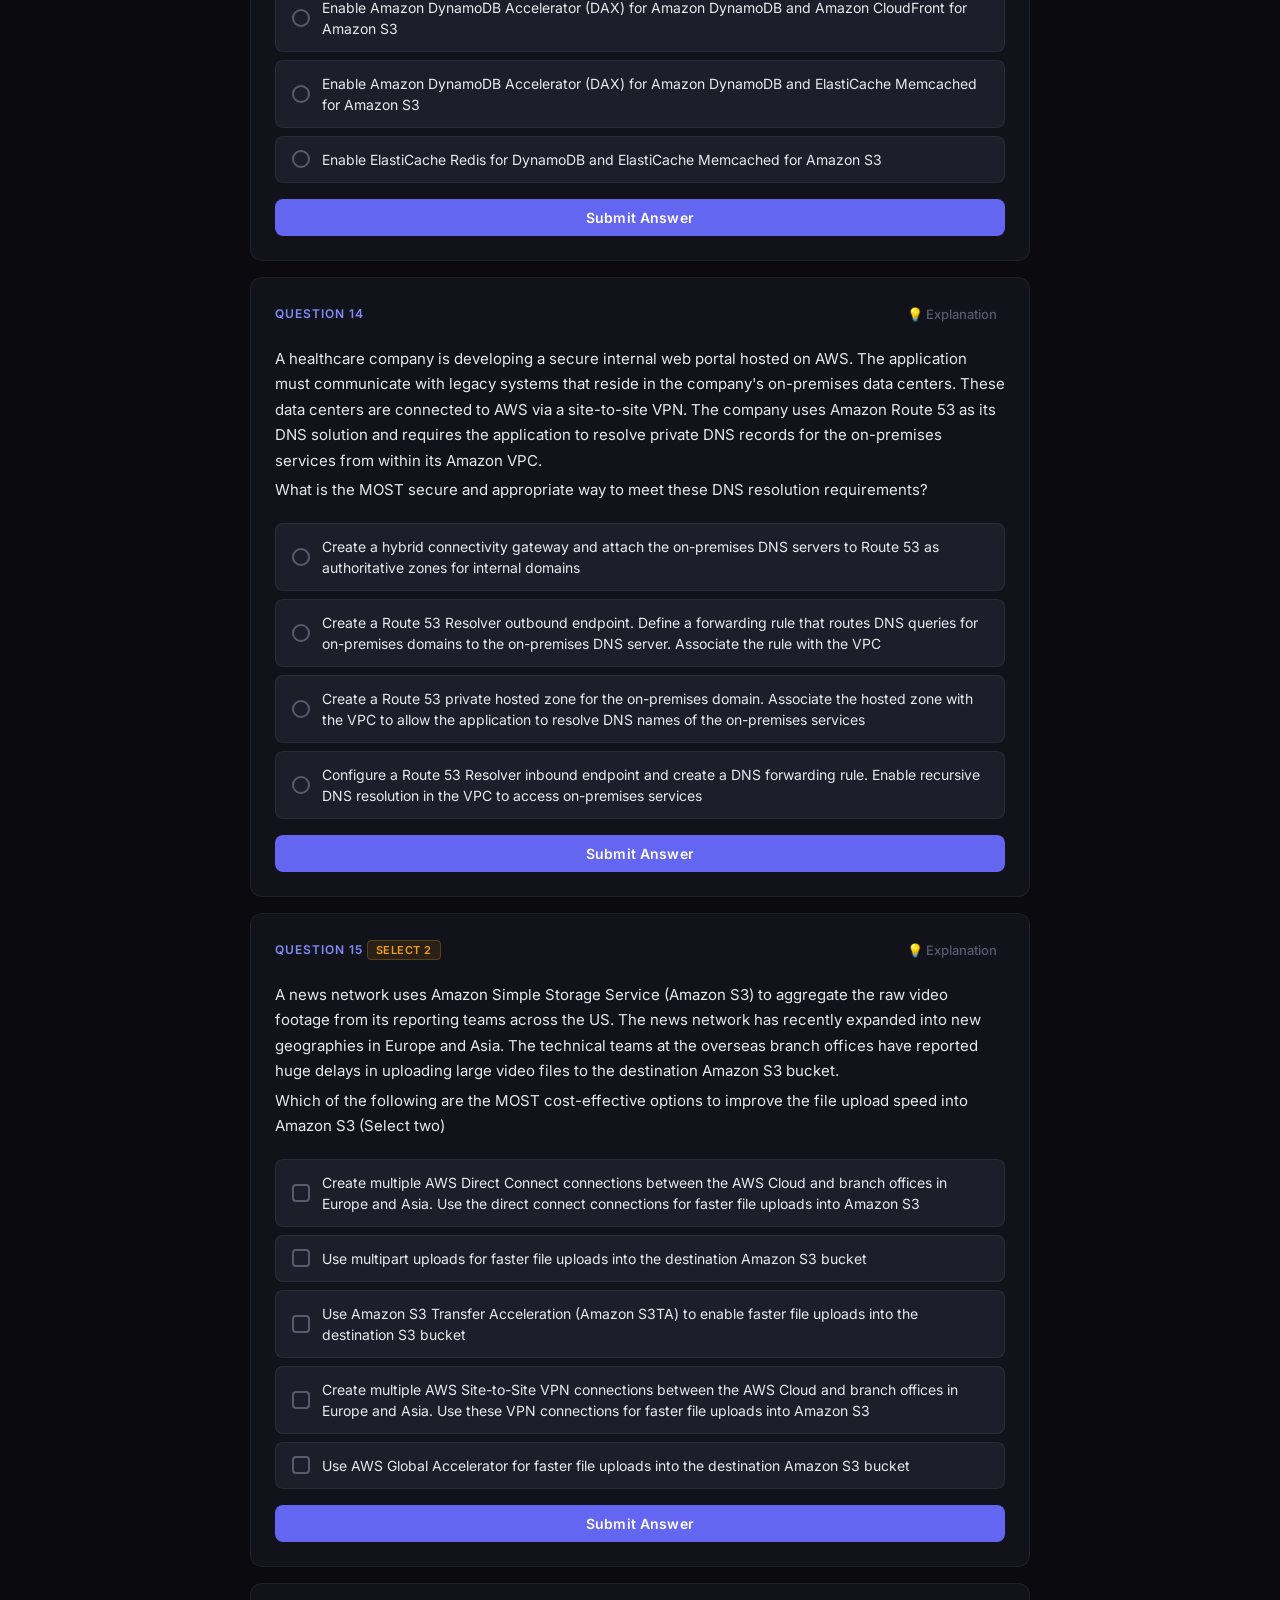
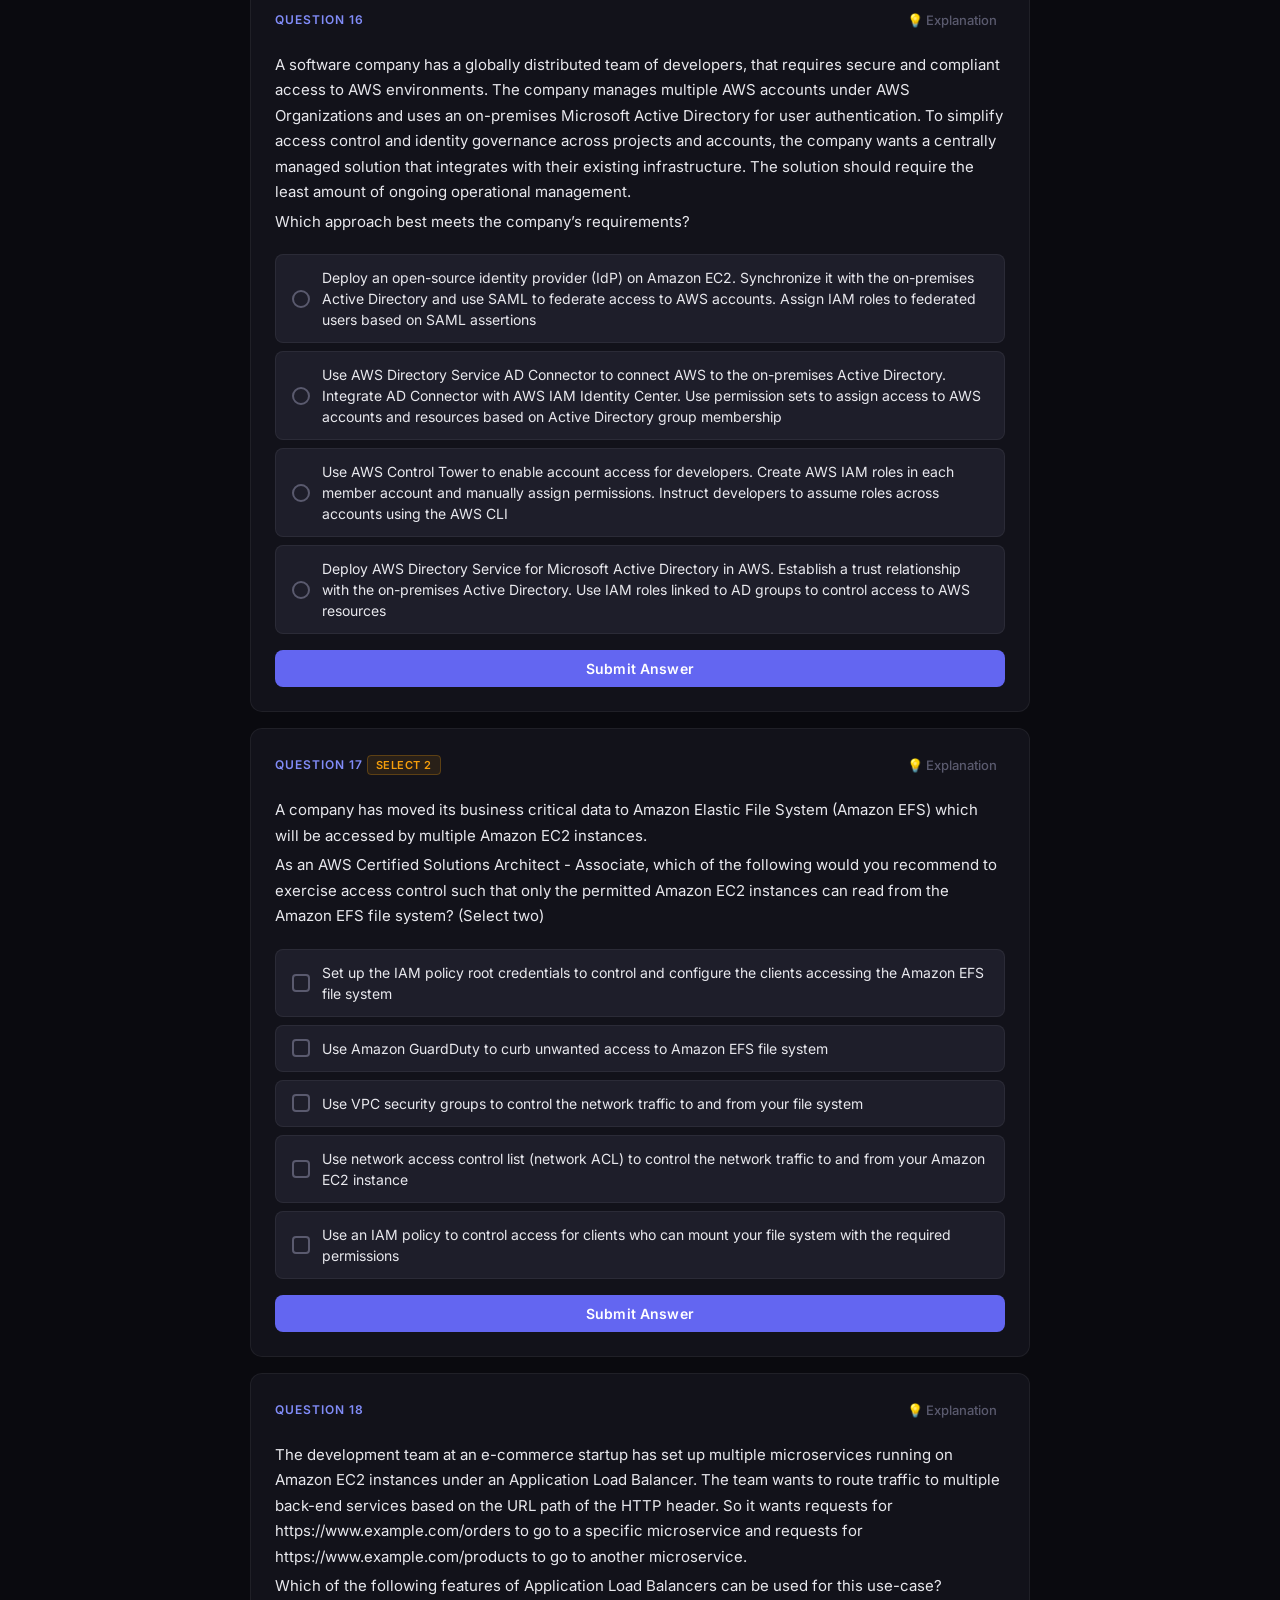
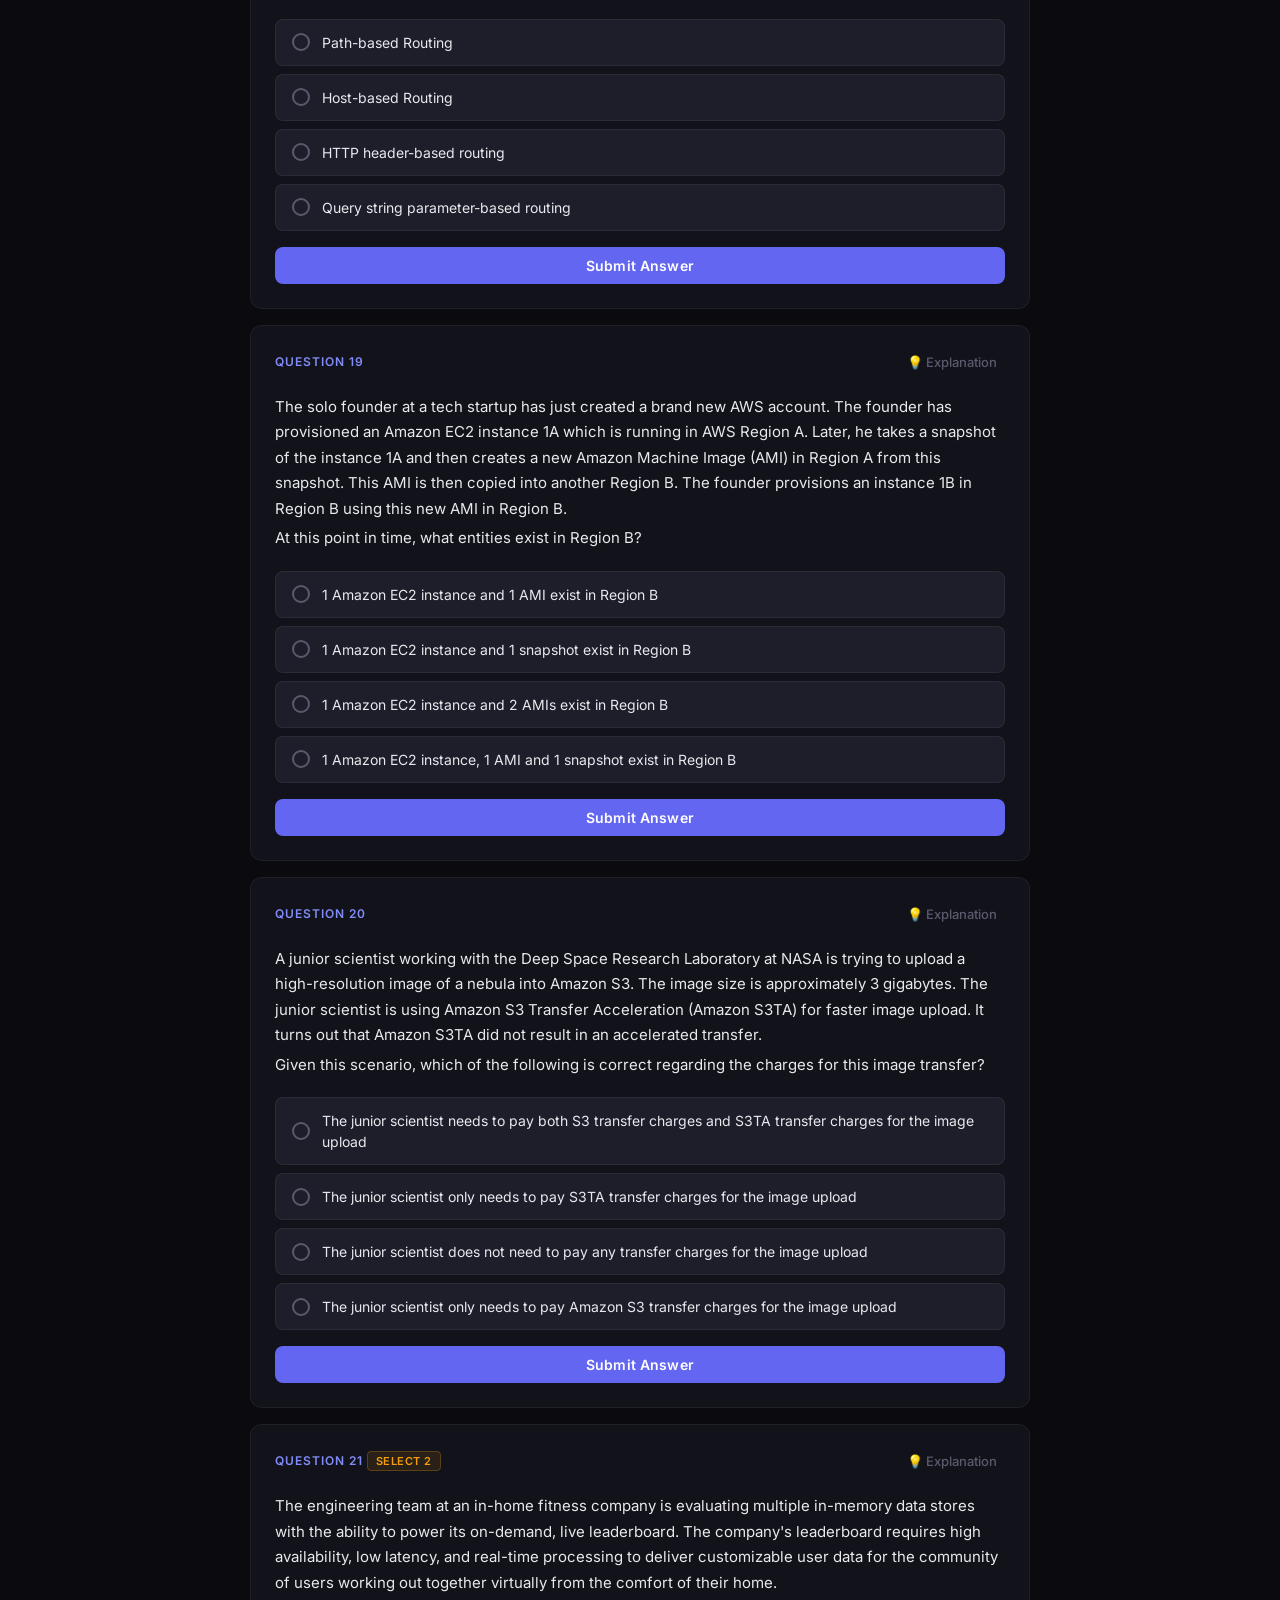
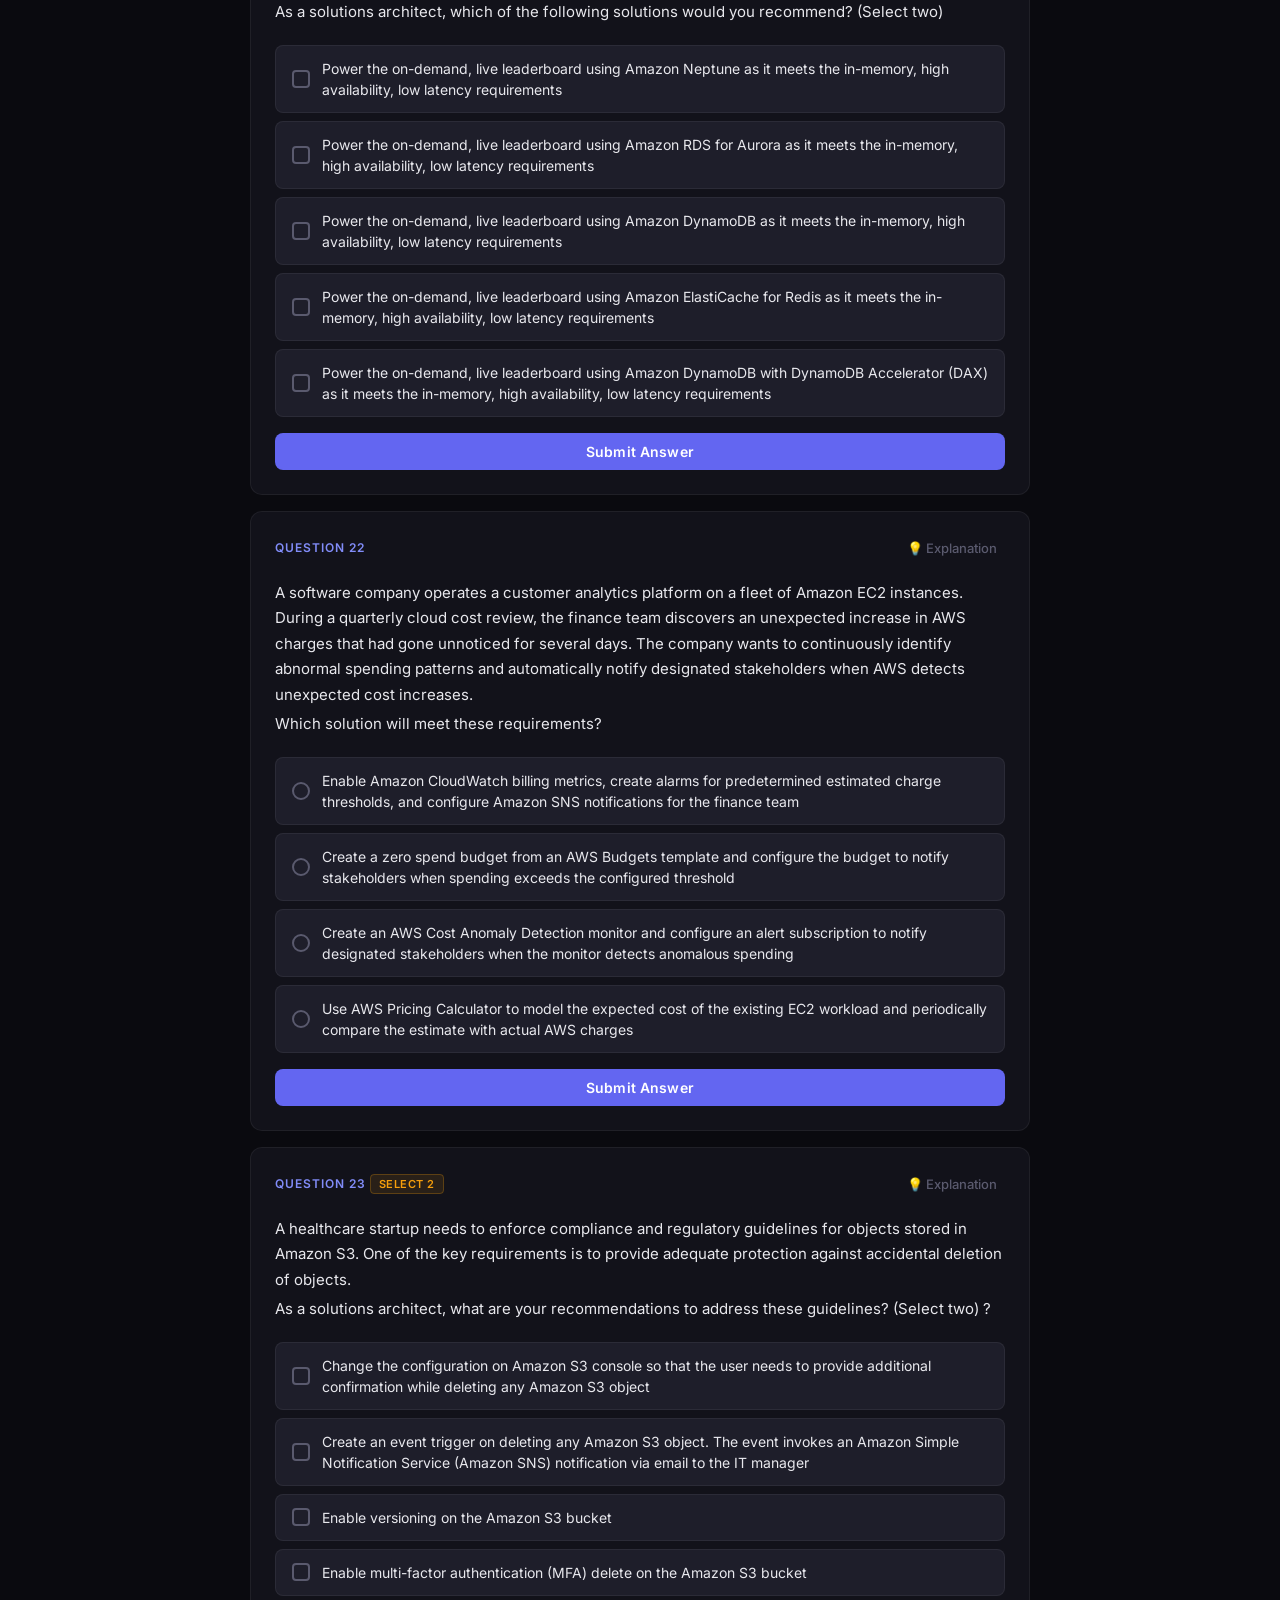
<file: 01 - Practice Test #1 - AWS Certified Solutions Architect Associate-20261120T074631Z-1-001/01 - Practice Test #1 - AWS Certified Solutions Architect Associate/Quiz 1 - Practice Test #1 - AWS Certified Solutions Architect Associate.html>
<!DOCTYPE html>
<html lang="en">

<head>
    <meta charset="UTF-8" />
    <meta http-equiv="X-UA-Compatible" content="IE=edge" />
    <meta name="viewport" content="width=device-width, initial-scale=1.0" />
    <title>Quiz</title>
    <link rel="preconnect" href="https://fonts.googleapis.com">
    <link rel="preconnect" href="https://fonts.gstatic.com" crossorigin>
    <link href="https://fonts.googleapis.com/css2?family=Inter:wght@400;500;600;700&display=swap" rel="stylesheet">
    <style>
        *,
        *::before,
        *::after {
            margin: 0;
            padding: 0;
            box-sizing: border-box;
        }

        :root {
            --bg-primary: #0a0a0f;
            --bg-card: #12121a;
            --bg-card-hover: #1a1a25;
            --bg-input: #1e1e2a;
            --border: rgba(255, 255, 255, 0.06);
            --border-hover: rgba(255, 255, 255, 0.12);
            --text-primary: #e8e8ed;
            --text-secondary: #8b8b9e;
            --text-muted: #5a5a6e;
            --accent: #6366f1;
            --accent-glow: rgba(99, 102, 241, 0.15);
            --accent-light: #818cf8;
            --success: #10b981;
            --success-bg: rgba(16, 185, 129, 0.08);
            --success-border: rgba(16, 185, 129, 0.3);
            --danger: #ef4444;
            --danger-bg: rgba(239, 68, 68, 0.08);
            --danger-border: rgba(239, 68, 68, 0.3);
            --warning: #f59e0b;
            --radius: 12px;
            --radius-sm: 8px;
            --max-width: 820px;
            --transition: 0.2s cubic-bezier(0.4, 0, 0.2, 1);
        }

        body {
            font-family: 'Inter', system-ui, -apple-system, sans-serif;
            background-color: var(--bg-primary);
            color: var(--text-primary);
            font-size: 15px;
            line-height: 1.6;
            min-height: 100vh;
            -webkit-font-smoothing: antialiased;
        }

        main {
            max-width: var(--max-width);
            margin: 0 auto;
            padding: 80px 20px 40px;
        }

        /* ── Score Bar ── */
        #score-stats-container {
            position: fixed;
            z-index: 100;
            top: 0;
            left: 0;
            right: 0;
            height: 52px;
            background: rgba(10, 10, 15, 0.85);
            backdrop-filter: blur(20px) saturate(180%);
            -webkit-backdrop-filter: blur(20px) saturate(180%);
            border-bottom: 1px solid var(--border);
            display: flex;
            align-items: center;
            justify-content: center;
            gap: 32px;
            font-size: 13px;
            font-weight: 500;
            color: var(--text-secondary);
            padding: 0 24px;
        }

        #score-stats-container>div {
            display: flex;
            align-items: center;
            gap: 6px;
        }

        #score-stats-container span {
            font-weight: 700;
            color: var(--text-primary);
            font-variant-numeric: tabular-nums;
        }

        #current-score {
            color: var(--accent-light);
        }

        #correct-answers {
            color: var(--success);
        }

        #wrong-answers {
            color: var(--danger);
        }

        /* ── Quiz Meta ── */
        #quiz-meta-container {
            text-align: center;
            margin-bottom: 32px;
            padding: 32px 24px;
            background: linear-gradient(135deg, rgba(99, 102, 241, 0.06), rgba(168, 85, 247, 0.04));
            border: 1px solid var(--border);
            border-radius: 16px;
            position: relative;
            overflow: hidden;
        }

        #quiz-meta-container::before {
            content: '';
            position: absolute;
            top: 0;
            left: 0;
            right: 0;
            height: 2px;
            background: linear-gradient(90deg, transparent, var(--accent), transparent);
        }

        #quiz-title {
            font-size: 26px;
            font-weight: 700;
            letter-spacing: -0.02em;
            margin-bottom: 8px;
            background: linear-gradient(135deg, #e8e8ed, #a5a5ba);
            -webkit-background-clip: text;
            -webkit-text-fill-color: transparent;
            background-clip: text;
        }

        #quiz-description {
            color: var(--text-secondary);
            font-size: 14px;
            max-width: 600px;
            margin: 0 auto;
        }

        /* ── Quiz Container ── */
        #quiz-container {
            display: flex;
            flex-direction: column;
            gap: 16px;
        }

        /* ── Question Card ── */
        .single-question-container {
            background: var(--bg-card);
            border: 1px solid var(--border);
            border-radius: var(--radius);
            padding: 24px;
            display: flex;
            flex-direction: column;
            gap: 16px;
            transition: border-color var(--transition);
            overflow: hidden;
        }

        .single-question-container:hover {
            border-color: var(--border-hover);
        }

        .question-header {
            display: flex;
            align-items: center;
            justify-content: space-between;
        }

        .question-number {
            font-size: 12px;
            font-weight: 600;
            text-transform: uppercase;
            letter-spacing: 0.08em;
            color: var(--accent-light);
        }

        .question-text {
            font-size: 15px;
            line-height: 1.7;
            color: var(--text-primary);
            overflow-wrap: break-word;
            word-break: break-word;
        }

        .question-text p {
            margin: 4px 0;
        }

        /* Images inside questions (Udemy embeds screenshots in prompt HTML) */
        .question-text img {
            max-width: 100%;
            height: auto;
            border-radius: var(--radius-sm);
            margin: 12px 0;
            display: block;
            border: 1px solid var(--border);
        }

        /* Also constrain images in option labels */
        .question-lable img,
        .question-lable label img {
            max-width: 100%;
            height: auto;
            border-radius: 4px;
            vertical-align: middle;
        }

        
        /* -- Inline Code and Pre blocks -- */
        code {
            background: rgba(99, 102, 241, 0.12);
            color: var(--accent-light);
            padding: 2px 6px;
            border-radius: 4px;
            font-size: 0.9em;
            font-family: 'Consolas', 'Monaco', 'Courier New', monospace;
        }

        pre {
            background: var(--bg-input);
            border: 1px solid var(--border);
            border-radius: var(--radius-sm);
            padding: 12px 16px;
            overflow-x: auto;
            font-size: 13px;
            line-height: 1.6;
            margin: 8px 0;
            font-family: 'Consolas', 'Monaco', 'Courier New', monospace;
        }

        pre code {
            background: none;
            padding: 0;
            color: var(--text-primary);
        }

        /* ── Options ── */
        .options-container {
            display: flex;
            flex-direction: column;
            gap: 8px;
        }

        .question-lable {
            display: flex;
            align-items: center;
            gap: 12px;
            cursor: pointer;
            padding: 12px 16px;
            border-radius: var(--radius-sm);
            border: 1px solid var(--border);
            background: var(--bg-input);
            transition: all var(--transition);
        }

        .question-lable:hover {
            border-color: var(--border-hover);
            background: var(--bg-card-hover);
        }

        .question-lable label {
            cursor: pointer;
            flex: 1;
            font-size: 14px;
            line-height: 1.5;
            color: var(--text-primary);
        }

        /* Normalize p tags inside labels (Udemy wraps answers in <p>) */
        .question-lable label p {
            margin: 0;
            display: inline;
        }

        /* Custom Radio */
        input[type="radio"] {
            -webkit-appearance: none;
            appearance: none;
            width: 18px;
            height: 18px;
            border: 2px solid var(--text-muted);
            border-radius: 50%;
            cursor: pointer;
            position: relative;
            flex-shrink: 0;
            transition: all var(--transition);
        }

        input[type="radio"]:checked {
            border-color: var(--accent);
            background: var(--accent);
            box-shadow: inset 0 0 0 3px var(--bg-input);
        }

        input[type="radio"]:hover {
            border-color: var(--accent-light);
        }

        /* Custom Checkbox (multi-answer) */
        input[type="checkbox"] {
            -webkit-appearance: none;
            appearance: none;
            width: 18px;
            height: 18px;
            border: 2px solid var(--text-muted);
            border-radius: 4px;
            cursor: pointer;
            position: relative;
            flex-shrink: 0;
            transition: all var(--transition);
        }

        input[type="checkbox"]:checked {
            border-color: var(--accent);
            background: var(--accent);
        }

        input[type="checkbox"]:checked::after {
            content: '✓';
            position: absolute;
            top: 50%;
            left: 50%;
            transform: translate(-50%, -50%);
            color: #fff;
            font-size: 12px;
            font-weight: 700;
            line-height: 1;
        }

        input[type="checkbox"]:hover {
            border-color: var(--accent-light);
        }

        /* Multi-answer hint badge */
        .multi-answer-hint {
            font-size: 11px;
            font-weight: 600;
            text-transform: uppercase;
            letter-spacing: 0.05em;
            color: var(--warning);
            background: rgba(245, 158, 11, 0.1);
            border: 1px solid rgba(245, 158, 11, 0.25);
            padding: 2px 8px;
            border-radius: 4px;
            white-space: nowrap;
        }

        /* ── Answer States ── */
        .correct-answer .question-lable,
        .correct-answer.question-lable {
            border-color: var(--success-border) !important;
            background: var(--success-bg) !important;
        }

        .correct-answer input[type="radio"],
        .correct-answer input[type="checkbox"] {
            border-color: var(--success) !important;
            background: var(--success) !important;
            box-shadow: inset 0 0 0 3px var(--success-bg) !important;
        }

        .incorrect-answer .question-lable,
        .incorrect-answer.question-lable {
            border-color: var(--danger-border) !important;
            background: var(--danger-bg) !important;
        }

        .incorrect-answer input[type="radio"],
        .incorrect-answer input[type="checkbox"] {
            border-color: var(--danger) !important;
            background: var(--danger) !important;
            box-shadow: inset 0 0 0 3px var(--danger-bg) !important;
        }

        /* ── Buttons ── */
        button {
            -webkit-tap-highlight-color: transparent;
            outline: none;
            cursor: pointer;
            font-family: inherit;
        }

        .button {
            background: var(--accent);
            border: none;
            color: #fff;
            font-size: 14px;
            font-weight: 600;
            padding: 10px 24px;
            border-radius: var(--radius-sm);
            flex-grow: 1;
            transition: all var(--transition);
            letter-spacing: 0.01em;
        }

        .button:hover {
            background: var(--accent-light);
            transform: translateY(-1px);
            box-shadow: 0 4px 12px var(--accent-glow);
        }

        .button:active {
            transform: translateY(0);
        }

        .explanation-btn {
            border: none;
            background: transparent;
            color: var(--text-muted);
            font-size: 13px;
            font-weight: 500;
            padding: 4px 8px;
            border-radius: 6px;
            transition: all var(--transition);
        }

        .explanation-btn:hover {
            color: var(--accent-light);
            background: var(--accent-glow);
        }

        /* ── Modal ── */
        dialog {
            position: fixed;
            border: 1px solid var(--border);
            background: var(--bg-card);
            color: var(--text-primary);
            padding: 0;
            border-radius: 16px;
            width: min(90vw, 640px);
            max-height: 80vh;
            overflow: hidden;
            top: 50%;
            left: 50%;
            transform: translate(-50%, -50%);
            box-shadow: 0 24px 80px rgba(0, 0, 0, 0.6);
        }

        dialog::backdrop {
            background: rgba(0, 0, 0, 0.6);
            backdrop-filter: blur(4px);
        }

        #modal-content {
            padding: 28px;
            line-height: 1.7;
            font-size: 14px;
            overflow-y: auto;
            max-height: 80vh;
        }

        #modal-content img {
            max-width: 100%;
            height: auto;
            border-radius: 8px;
            margin: 12px 0;
        }

        #modal-content p {
            color: var(--text-secondary);
        }

        .modal-close {
            position: absolute;
            top: 12px;
            right: 12px;
            width: 32px;
            height: 32px;
            border-radius: 8px;
            border: 1px solid var(--border);
            background: var(--bg-input);
            color: var(--text-secondary);
            display: flex;
            align-items: center;
            justify-content: center;
            font-size: 18px;
            transition: all var(--transition);
        }

        .modal-close:hover {
            background: var(--danger-bg);
            border-color: var(--danger-border);
            color: var(--danger);
        }

        /* ── Responsive ── */
        @media (max-width: 768px) {
            main {
                padding: 68px 16px 24px;
            }

            .single-question-container {
                padding: 20px;
                border-radius: var(--radius-sm);
            }

            #quiz-meta-container {
                padding: 24px 16px;
                border-radius: var(--radius-sm);
            }

            #quiz-title {
                font-size: 20px;
            }

            #score-stats-container {
                gap: 16px;
                font-size: 12px;
                height: 46px;
                padding: 0 12px;
            }

            .question-lable {
                padding: 10px 12px;
            }

            .question-text {
                font-size: 14px;
            }

            .question-lable label {
                font-size: 13px;
            }

            .question-header {
                flex-wrap: wrap;
                gap: 8px;
            }

            pre {
                font-size: 12px;
                padding: 10px 12px;
            }

            dialog {
                width: min(95vw, 640px);
                max-height: 85vh;
            }

            #modal-content {
                padding: 20px;
            }
        }

        @media (max-width: 420px) {
            main {
                padding: 60px 8px 16px;
            }

            .single-question-container {
                padding: 14px;
                gap: 12px;
            }

            #quiz-meta-container {
                padding: 18px 12px;
                margin-bottom: 20px;
            }

            #quiz-title {
                font-size: 18px;
            }

            #score-stats-container {
                gap: 10px;
                font-size: 11px;
                height: 40px;
            }

            .question-number {
                font-size: 11px;
            }

            .multi-answer-hint {
                font-size: 10px;
                padding: 1px 6px;
            }

            .question-text {
                font-size: 13px;
                line-height: 1.6;
            }

            .question-lable {
                padding: 10px;
                gap: 10px;
            }

            .question-lable label {
                font-size: 12.5px;
            }

            input[type="radio"],
            input[type="checkbox"] {
                width: 20px;
                height: 20px;
            }

            .button {
                padding: 12px 20px;
                font-size: 14px;
            }

            .explanation-btn {
                font-size: 12px;
            }

            pre {
                font-size: 11px;
                padding: 8px 10px;
            }

            dialog {
                width: 98vw;
                border-radius: 12px;
            }

            #modal-content {
                padding: 16px;
                font-size: 13px;
            }

            .modal-close {
                width: 28px;
                height: 28px;
                font-size: 16px;
            }
        }

        /* ── Site Footer ── */
        .site-footer {
            text-align: center;
            margin-top: 48px;
            padding: 20px 24px;
            position: relative;
            font-size: 13px;
            color: var(--text-muted);
        }

        .site-footer::before {
            content: '';
            position: absolute;
            top: 0;
            left: 50%;
            transform: translateX(-50%);
            width: 120px;
            height: 1px;
            background: linear-gradient(90deg, transparent, var(--accent), transparent);
        }

        .site-footer a {
            color: var(--accent-light);
            text-decoration: none;
            font-weight: 500;
            transition: all var(--transition);
            padding: 2px 6px;
            border-radius: 4px;
        }

        .site-footer a:hover {
            color: #fff;
            background: rgba(99, 102, 241, 0.15);
        }

        @media print {
            #score-stats-container {
                display: none;
            }

            body {
                background: #fff;
                color: #000;
            }

            .single-question-container {
                border: 1px solid #ddd;
            }

            .question-lable {
                border: 1px solid #ddd;
                background: #f9f9f9;
            }

            input[type="radio"],
            input[type="checkbox"] {
                border-color: #999;
            }

            .site-footer {
                color: #999;
            }

            .site-footer a {
                color: #6366f1;
            }

            .site-footer::before {
                background: #ddd;
            }
        }
    </style>
</head>

<body onload="main()">
    <main>
        <section id="quiz-meta-container">
            <h1 id="quiz-title"></h1>
            <p id="quiz-description"></p>
        </section>

        <section id="score-stats-container">
            <div>
                📊 Score: <span id="current-score">0</span>%
                <span style="color: var(--text-muted)">/ <span id="pass-percent">0</span>% to pass</span>
            </div>
            <div>✅ <span id="correct-answers">0</span></div>
            <div>❌ <span id="wrong-answers">0</span></div>
        </section>

        <section id="quiz-container"></section>

        <footer class="site-footer">
            Nguồn: <a href="https://tainguyensieure.com" target="_blank">tainguyensieure.com</a>
        </footer>

        <dialog id="modal" class="modal-container">
            <button class="modal-close" onclick="document.getElementById('modal').close()">✕</button>
            <div id="modal-content">
                <p id="modal-text"></p>
            </div>
        </dialog>
    </main>

    <script>
        const quizData = {"quiz_id": 4726080, "quiz_description": "<p><strong>About this practice exam:</strong><br>- questions order and response orders are randomized<br>- you can only review the answer after finishing the exam&nbsp;due to how Udemy works<br>- it consists of 65 questions, the duration is 130 minutes, the passing score is 720</p><p>======</p><p><strong>In case of an issue with a question:</strong><br>- ask a question in the Q&amp;A<br>- please take a screenshot of the question (because they're randomized) and attach it <br>- we will get back to you as soon as possible and fix the issue </p><p><strong>Good luck, and happy learning!</strong></p>", "quiz_title": "Practice Test #1 - AWS Certified Solutions Architect Associate", "pass_percent": 72, "questions": [{"_class": "assessment", "id": 184886757, "assessment_type": "multiple-choice", "prompt": {"question": "<p>A retail company has developed a REST API which is deployed in an Auto Scaling group behind an Application Load Balancer. The REST API stores the user data in Amazon DynamoDB and any static content, such as images, are served via Amazon Simple Storage Service (Amazon S3). On analyzing the usage trends, it is found that 90% of the read requests are for commonly accessed data across all users.</p>\n\n<p>As a Solutions Architect, which of the following would you suggest as the MOST efficient solution to improve the application performance?</p>\n", "relatedLectureIds": "", "feedbacks": ["", "", "", ""], "explanation": "<p>Correct option:</p>\n\n<p><strong>Enable Amazon DynamoDB Accelerator (DAX) for Amazon DynamoDB and Amazon CloudFront for Amazon S3</strong></p>\n\n<p>Amazon DynamoDB Accelerator (DAX) is a fully managed, highly available, in-memory cache for Amazon DynamoDB that delivers up to a 10 times performance improvement\u2014from milliseconds to microseconds\u2014even at millions of requests per second.</p>\n\n<p>Amazon DynamoDB Accelerator (DAX) is tightly integrated with Amazon DynamoDB\u2014you simply provision a DAX cluster, use the DAX client SDK to point your existing Amazon DynamoDB API calls at the DAX cluster, and let DAX handle the rest. Because DAX is API-compatible with Amazon DynamoDB, you don't have to make any functional application code changes. DAX is used to natively cache Amazon DynamoDB reads.</p>\n\n<p>Amazon CloudFront is a content delivery network (CDN) service that delivers static and dynamic web content, video streams, and APIs around the world, securely and at scale. By design, delivering data out of Amazon CloudFront can be more cost-effective than delivering it from S3 directly to your users.</p>\n\n<p>When a user requests content that you serve with CloudFront, their request is routed to a nearby Edge Location. If CloudFront has a cached copy of the requested file, CloudFront delivers it to the user, providing a fast (low-latency) response. If the file they\u2019ve requested isn\u2019t yet cached, CloudFront retrieves it from your origin \u2013 for example, the Amazon S3 bucket where you\u2019ve stored your content.</p>\n\n<p>So, you can use Amazon CloudFront to improve application performance to serve static content from Amazon S3.</p>\n\n<p>Incorrect options:</p>\n\n<p><strong>Enable ElastiCache Redis for DynamoDB and Amazon CloudFront for Amazon S3</strong></p>\n\n<p>Amazon ElastiCache for Redis is a blazing fast in-memory data store that provides sub-millisecond latency to power internet-scale real-time applications. Amazon ElastiCache for Redis is a great choice for real-time transactional and analytical processing use cases such as caching, chat/messaging, gaming leaderboards, geospatial, machine learning, media streaming, queues, real-time analytics, and session store.</p>\n\n<p>Amazon ElastiCache for Redis Overview:\n<img src=\"https://d1.awsstatic.com/elasticache/EC_Use_Cases/product-page-diagram_ElastiCache_redis_how-it-works.eac60b60768c2a2041cc0b2673e7f5d2a0fef6a1.png\">\nvia - <a href=\"https://aws.amazon.com/elasticache/redis/\">https://aws.amazon.com/elasticache/redis/</a></p>\n\n<p>Although you can integrate Redis with DynamoDB, it's much more involved than using DAX which is a much better fit.</p>\n\n<p><strong>Enable Amazon DynamoDB Accelerator (DAX) for Amazon DynamoDB and ElastiCache Memcached for Amazon S3</strong></p>\n\n<p><strong>Enable ElastiCache Redis for DynamoDB and ElastiCache Memcached for Amazon S3</strong></p>\n\n<p>Amazon ElastiCache for Memcached is a Memcached-compatible in-memory key-value store service that can be used as a cache or a data store. Amazon ElastiCache for Memcached is a great choice for implementing an in-memory cache to decrease access latency, increase throughput, and ease the load off your relational or NoSQL database.</p>\n\n<p>Amazon ElastiCache Memcached cannot be used as a cache to serve static content from Amazon S3, so both these options are incorrect.</p>\n\n<p>References:</p>\n\n<p><a href=\"https://aws.amazon.com/dynamodb/dax/\">https://aws.amazon.com/dynamodb/dax/</a></p>\n\n<p><a href=\"https://aws.amazon.com/blogs/networking-and-content-delivery/amazon-s3-amazon-cloudfront-a-match-made-in-the-cloud/\">https://aws.amazon.com/blogs/networking-and-content-delivery/amazon-s3-amazon-cloudfront-a-match-made-in-the-cloud/</a></p>\n\n<p><a href=\"https://aws.amazon.com/elasticache/redis/\">https://aws.amazon.com/elasticache/redis/</a></p>\n", "answers": ["<p>Enable Amazon DynamoDB Accelerator (DAX) for Amazon DynamoDB and Amazon CloudFront for Amazon S3</p>", "<p>Enable ElastiCache Redis for DynamoDB and Amazon CloudFront for Amazon S3</p>", "<p>Enable Amazon DynamoDB Accelerator (DAX) for Amazon DynamoDB and ElastiCache Memcached for Amazon S3</p>", "<p>Enable ElastiCache Redis for DynamoDB and ElastiCache Memcached for Amazon S3</p>"]}, "correct_response": ["a"], "section": "Design Cost-Optimized Architectures", "question_plain": "A retail company has developed a REST API which is deployed in an Auto Scaling group behind an Application Load Balancer. The REST API stores the user data in Amazon DynamoDB and any static content, such as images, are served via Amazon Simple Storage Service (Amazon S3). On analyzing the usage trends, it is found that 90% of the read requests are for commonly accessed data across all users.\n\nAs a Solutions Architect, which of the following would you suggest as the MOST efficient solution to improve the application performance?", "related_lectures": []}, {"_class": "assessment", "id": 184886725, "assessment_type": "multiple-choice", "prompt": {"question": "<p>An e-commerce company is looking for a solution with high availability, as it plans to migrate its flagship application to a fleet of Amazon Elastic Compute Cloud (Amazon EC2) instances. The solution should allow for content-based routing as part of the architecture.</p>\n\n<p>As a Solutions Architect, which of the following will you suggest for the company?</p>\n", "relatedLectureIds": "", "feedbacks": ["", "", "", ""], "explanation": "<p>Correct option:</p>\n\n<p><strong>Use an Application Load Balancer for distributing traffic to the Amazon EC2 instances spread across different Availability Zones (AZs). Configure Auto Scaling group to mask any failure of an instance</strong></p>\n\n<p>The Application Load Balancer (ALB) is best suited for load balancing HTTP and HTTPS traffic and provides advanced request routing targeted at the delivery of modern application architectures, including microservices and containers. Operating at the individual request level (Layer 7), the Application Load Balancer routes traffic to targets within Amazon Virtual Private Cloud (Amazon VPC) based on the content of the request.</p>\n\n<p>This is the correct option since the question has a specific requirement for content-based routing which can be configured via the Application Load Balancer. Different Availability Zones (AZs) provide high availability to the overall architecture and Auto Scaling group will help mask any instance failures.</p>\n\n<p>More info on Application Load Balancer:\n<img src=\"https://assets-pt.media.datacumulus.com/aws-saa-pt/assets/pt1-q2-i1.jpg\">\nvia - <a href=\"https://aws.amazon.com/blogs/aws/new-aws-application-load-balancer/\">https://aws.amazon.com/blogs/aws/new-aws-application-load-balancer/</a></p>\n\n<p>Incorrect options:</p>\n\n<p><strong>Use a Network Load Balancer for distributing traffic to the Amazon EC2 instances spread across different Availability Zones (AZs). Configure a Private IP address to mask any failure of an instance</strong> - Network Load Balancer cannot facilitate content-based routing so this option is incorrect.</p>\n\n<p><strong>Use an Auto Scaling group for distributing traffic to the Amazon EC2 instances spread across different Availability Zones (AZs). Configure an elastic IP address (EIP) to mask any failure of an instance</strong></p>\n\n<p><strong>Use an Auto Scaling group for distributing traffic to the Amazon EC2 instances spread across different Availability Zones (AZs). Configure a Public IP address to mask any failure of an instance</strong></p>\n\n<p>Both these options are incorrect as you cannot use the Auto Scaling group to distribute traffic to the Amazon EC2 instances.</p>\n\n<p>An elastic IP address (EIP) is a static, public, IPv4 address allocated to your AWS account. With an Elastic IP address, you can mask the failure of an instance or software by rapidly remapping the address to another instance in your account. Elastic IPs do not change and remain allocated to your account until you delete them.</p>\n\n<p>More info on Elastic Load Balancing (ELB):\n<img src=\"https://assets-pt.media.datacumulus.com/aws-saa-pt/assets/pt1-q2-i2.jpg\">\nvia - <a href=\"https://docs.aws.amazon.com/whitepapers/latest/fault-tolerant-components/fault-tolerant-components.pdf\">https://docs.aws.amazon.com/whitepapers/latest/fault-tolerant-components/fault-tolerant-components.pdf</a></p>\n\n<p>You can span your Auto Scaling group across multiple Availability Zones (AZs) within an AWS Region and then attaching a load balancer to distribute incoming traffic across those zones.</p>\n\n<p><img src=\"https://assets-pt.media.datacumulus.com/aws-saa-pt/assets/pt1-q2-i3.jpg\">\nvia - <a href=\"https://docs.aws.amazon.com/autoscaling/ec2/userguide/as-add-availability-zone.html\">https://docs.aws.amazon.com/autoscaling/ec2/userguide/as-add-availability-zone.html</a></p>\n\n<p>References:</p>\n\n<p><a href=\"https://aws.amazon.com/blogs/aws/new-aws-application-load-balancer/\">https://aws.amazon.com/blogs/aws/new-aws-application-load-balancer/</a></p>\n\n<p><a href=\"https://docs.aws.amazon.com/whitepapers/latest/fault-tolerant-components/fault-tolerant-components.pdf\">https://docs.aws.amazon.com/whitepapers/latest/fault-tolerant-components/fault-tolerant-components.pdf</a></p>\n\n<p><a href=\"https://docs.aws.amazon.com/autoscaling/ec2/userguide/as-add-availability-zone.html\">https://docs.aws.amazon.com/autoscaling/ec2/userguide/as-add-availability-zone.html</a></p>\n", "answers": ["<p>Use an Application Load Balancer for distributing traffic to the Amazon EC2 instances spread across different Availability Zones (AZs). Configure Auto Scaling group to mask any failure of an instance</p>", "<p>Use a Network Load Balancer for distributing traffic to the Amazon EC2 instances spread across different Availability Zones (AZs). Configure a Private IP address to mask any failure of an instance</p>", "<p>Use an Auto Scaling group for distributing traffic to the Amazon EC2 instances spread across different Availability Zones (AZs). Configure an elastic IP address (EIP) to mask any failure of an instance</p>", "<p>Use an Auto Scaling group for distributing traffic to the Amazon EC2 instances spread across different Availability Zones (AZs). Configure a Public IP address to mask any failure of an instance</p>"]}, "correct_response": ["a"], "section": "Design Resilient Architectures", "question_plain": "An e-commerce company is looking for a solution with high availability, as it plans to migrate its flagship application to a fleet of Amazon Elastic Compute Cloud (Amazon EC2) instances. The solution should allow for content-based routing as part of the architecture.\n\nAs a Solutions Architect, which of the following will you suggest for the company?", "related_lectures": []}, {"_class": "assessment", "id": 184886809, "assessment_type": "multiple-choice", "prompt": {"question": "<p>A healthcare company uses its on-premises infrastructure to run legacy applications that require specialized customizations to the underlying Oracle database as well as its host operating system (OS). The company also wants to improve the availability of the Oracle database layer. The company has hired you as an AWS Certified Solutions Architect \u2013 Associate to build a solution on AWS that meets these requirements while minimizing the underlying infrastructure maintenance effort.</p>\n\n<p>Which of the following options represents the best solution for this use case?</p>\n", "relatedLectureIds": "", "feedbacks": ["", "", "", ""], "explanation": "<p>Correct option:</p>\n\n<p><strong>Leverage multi-AZ configuration of Amazon RDS Custom for Oracle that allows the Database Administrator (DBA) to access and customize the database environment and the underlying operating system</strong></p>\n\n<p>Amazon RDS is a managed service that makes it easy to set up, operate, and scale a relational database in the cloud. It provides cost-efficient and resizable capacity while managing time-consuming database administration tasks. Amazon RDS can automatically back up your database and keep your database software up to date with the latest version. However, RDS does not allow you to access the host OS of the database.</p>\n\n<p>For the given use-case, you need to use Amazon RDS Custom for Oracle as it allows you to access and customize your database server host and operating system, for example by applying special patches and changing the database software settings to support third-party applications that require privileged access. Amazon RDS Custom for Oracle facilitates these functionalities with minimum infrastructure maintenance effort. You need to set up the RDS Custom for Oracle in multi-AZ configuration for high availability.</p>\n\n<p>Amazon RDS Custom for Oracle:\n<img src=\"https://assets-pt.media.datacumulus.com/aws-saa-pt/assets/pt1-q3-i1.jpg\">\nvia - <a href=\"https://aws.amazon.com/blogs/aws/amazon-rds-custom-for-oracle-new-control-capabilities-in-database-environment/\">https://aws.amazon.com/blogs/aws/amazon-rds-custom-for-oracle-new-control-capabilities-in-database-environment/</a></p>\n\n<p>Incorrect options:</p>\n\n<p><strong>Leverage multi-AZ configuration of Amazon RDS for Oracle that allows the Database Administrator (DBA) to access and customize the database environment and the underlying operating system</strong></p>\n\n<p><strong>Leverage cross AZ read-replica configuration of Amazon RDS for Oracle that allows the Database Administrator (DBA) to access and customize the database environment and the underlying operating system</strong></p>\n\n<p>Amazon RDS for Oracle does not allow you to access and customize your database server host and operating system. Therefore, both these options are incorrect.</p>\n\n<p><strong>Deploy the Oracle database layer on multiple Amazon EC2 instances spread across two Availability Zones (AZs). This deployment configuration guarantees high availability and also allows the Database Administrator (DBA) to access and customize the database environment and the underlying operating system</strong> - The use case requires that the best solution should involve minimum infrastructure maintenance effort. When you use Amazon EC2 instances to host the databases, you need to manage the server health, server maintenance, server patching, and database maintenance tasks yourself. In addition, you will also need to manage the multi-AZ configuration by deploying Amazon EC2 instances across two Availability Zones (AZs), perhaps by using an Auto Scaling group. These steps entail significant maintenance effort. Hence this option is incorrect.</p>\n\n<p>References:</p>\n\n<p><a href=\"https://aws.amazon.com/blogs/aws/amazon-rds-custom-for-oracle-new-control-capabilities-in-database-environment/\">https://aws.amazon.com/blogs/aws/amazon-rds-custom-for-oracle-new-control-capabilities-in-database-environment/</a></p>\n\n<p><a href=\"https://aws.amazon.com/rds/faqs/\">https://aws.amazon.com/rds/faqs/</a></p>\n", "answers": ["<p>Deploy the Oracle database layer on multiple Amazon EC2 instances spread across two Availability Zones (AZs). This deployment configuration guarantees high availability and also allows the Database Administrator (DBA) to access and customize the database environment and the underlying operating system</p>", "<p>Leverage multi-AZ configuration of Amazon RDS Custom for Oracle that allows the Database Administrator (DBA) to access and customize the database environment and the underlying operating system</p>", "<p>Leverage multi-AZ configuration of Amazon RDS for Oracle that allows the Database Administrator (DBA) to access and customize the database environment and the underlying operating system</p>", "<p>Leverage cross AZ read-replica configuration of Amazon RDS for Oracle that allows the Database Administrator (DBA) to access and customize the database environment and the underlying operating system</p>"]}, "correct_response": ["b"], "section": "Design Resilient Architectures", "question_plain": "A healthcare company uses its on-premises infrastructure to run legacy applications that require specialized customizations to the underlying Oracle database as well as its host operating system (OS). The company also wants to improve the availability of the Oracle database layer. The company has hired you as an AWS Certified Solutions Architect \u2013 Associate to build a solution on AWS that meets these requirements while minimizing the underlying infrastructure maintenance effort.\n\nWhich of the following options represents the best solution for this use case?", "related_lectures": []}, {"_class": "assessment", "id": 184886753, "assessment_type": "multiple-choice", "prompt": {"question": "<p>An e-commerce company manages a digital catalog of consumer products submitted by third-party sellers. Each product submission includes a description stored as a text file in an Amazon S3 bucket. These descriptions may include ingredient information for consumable products like snacks, supplements, or beverages. The company wants to build a fully automated solution that extracts ingredient names from the uploaded product descriptions and uses those names to query an Amazon DynamoDB table, which returns precomputed health and safety scores for each ingredient. Non-food items and invalid submissions can be ignored without affecting application logic. The company has no in-house machine learning (ML) experts and is looking for the most cost-effective solution with minimal operational overhead.</p>\n\n<p>Which solution meets these requirements MOST cost-effectively?</p>\n", "relatedLectureIds": "", "feedbacks": ["", "", "", ""], "explanation": "<p>Correct option:</p>\n\n<p><strong>Configure S3 Event Notifications to trigger an AWS Lambda function whenever a new product description is uploaded. Inside the function, use Amazon Comprehend's custom entity recognition feature to extract ingredient names. Store these names in the DynamoDB table and let the front-end application query for health scores</strong></p>\n\n<p>This option uses Amazon Comprehend's custom entity recognition feature to detect and extract ingredients from unstructured text. Since Comprehend is fully managed and doesn't require ML expertise, it aligns with the company\u2019s constraints. It integrates easily into a serverless pipeline using S3 Event Notifications and AWS Lambda. The ingredient names can then be used as lookup keys in a DynamoDB table to retrieve nutrition or safety scores. This architecture is event-driven, scalable, cost-efficient, and requires minimal operational effort.</p>\n\n<p><img src=\"https://assets-pt.media.datacumulus.com/aws-saa-pt/assets/pt1-q4-i1.jpg\">\nvia - <a href=\"https://docs.aws.amazon.com/comprehend/latest/dg/what-is.html\">https://docs.aws.amazon.com/comprehend/latest/dg/what-is.html</a></p>\n\n<p>Incorrect options:</p>\n\n<p><strong>Use Amazon SageMaker with a custom-trained NLP model to identify ingredients from the uploaded descriptions. Use Amazon EventBridge to invoke a Lambda function that forwards the document content to a SageMaker endpoint and stores the results in DynamoDB. Fine-tune the model using labeled ingredient datasets from open-source repositories and retrain it monthly</strong> - While SageMaker is a powerful and flexible ML service, it requires ML expertise to train, deploy, and manage models. Fine-tuning and maintaining a custom NLP model, especially for entity extraction, involves substantial effort and cost. It also contradicts the company\u2019s requirement to avoid ML development overhead. This solution is over-engineered for the use case and not the most cost-effective.</p>\n\n<p><strong>Create a workflow where Amazon Transcribe is used to convert synthetic audio versions (created from text of the product descriptions) back into text. Analyze the transcripts manually or using simple keyword matching within a Lambda function. Use Amazon SNS to notify the content moderation team for each processed file</strong> - This approach is convoluted and inefficient. Generating synthetic audio from text, transcribing it back, and relying on manual or keyword-based analysis introduces redundant processing steps and delays. Additionally, using Amazon SNS to notify human reviewers increases operational burden and violates the requirement for a fully automated solution.</p>\n\n<p><strong>Use Amazon Lookout for Vision to scan the uploaded text files in the S3 bucket and extract entities. Invoke this workflow using an S3-triggered Lambda function. Parse the output and use Amazon API Gateway to push updates to the frontend in real time</strong> - Amazon Lookout for Vision is designed for image-based anomaly detection, not text processing. It cannot extract entities or analyze structured/unstructured text documents, making it completely unsuitable for this use case. Using API Gateway for pushing updates is unrelated to the core requirement of ingredient extraction and further increases complexity.</p>\n\n<p>References:</p>\n\n<p><a href=\"https://docs.aws.amazon.com/comprehend/latest/dg/what-is.html\">https://docs.aws.amazon.com/comprehend/latest/dg/what-is.html</a></p>\n\n<p><a href=\"https://docs.aws.amazon.com/comprehend/latest/dg/custom-entity-recognition.html\">https://docs.aws.amazon.com/comprehend/latest/dg/custom-entity-recognition.html</a></p>\n\n<p><a href=\"https://aws.amazon.com/blogs/machine-learning/build-a-custom-entity-recognizer-using-amazon-comprehend/\">https://aws.amazon.com/blogs/machine-learning/build-a-custom-entity-recognizer-using-amazon-comprehend/</a></p>\n\n<p><a href=\"https://docs.aws.amazon.com/sagemaker/latest/dg/whatis.html\">https://docs.aws.amazon.com/sagemaker/latest/dg/whatis.html</a></p>\n\n<p><a href=\"https://docs.aws.amazon.com/transcribe/latest/dg/what-is.html\">https://docs.aws.amazon.com/transcribe/latest/dg/what-is.html</a></p>\n\n<p><a href=\"https://docs.aws.amazon.com/lookout-for-vision/latest/developer-guide/what-is.html\">https://docs.aws.amazon.com/lookout-for-vision/latest/developer-guide/what-is.html</a></p>\n", "answers": ["<p>Configure S3 Event Notifications to trigger an AWS Lambda function whenever a new product description is uploaded. Inside the function, use Amazon Comprehend's custom entity recognition feature to extract ingredient names. Store these names in the DynamoDB table and let the front-end application query for health scores</p>", "<p>Use Amazon SageMaker with a custom-trained NLP model to identify ingredients from the uploaded descriptions. Use Amazon EventBridge to invoke a Lambda function that forwards the document content to a SageMaker endpoint and stores the results in DynamoDB. Fine-tune the model using labeled ingredient datasets from open-source repositories and retrain it monthly</p>", "<p>Create a workflow where Amazon Transcribe is used to convert synthetic audio versions (created from text of the product descriptions) back into text. Analyze the transcripts manually or using simple keyword matching within a Lambda function. Use Amazon SNS to notify the content moderation team for each processed file</p>", "<p>Use Amazon Lookout for Vision to scan the uploaded text files in the S3 bucket and extract entities. Invoke this workflow using an S3-triggered Lambda function. Parse the output and use Amazon API Gateway to push updates to the frontend in real time</p>"]}, "correct_response": ["a"], "section": "Design High-Performing Architectures", "question_plain": "An e-commerce company manages a digital catalog of consumer products submitted by third-party sellers. Each product submission includes a description stored as a text file in an Amazon S3 bucket. These descriptions may include ingredient information for consumable products like snacks, supplements, or beverages. The company wants to build a fully automated solution that extracts ingredient names from the uploaded product descriptions and uses those names to query an Amazon DynamoDB table, which returns precomputed health and safety scores for each ingredient. Non-food items and invalid submissions can be ignored without affecting application logic. The company has no in-house machine learning (ML) experts and is looking for the most cost-effective solution with minimal operational overhead.\n\nWhich solution meets these requirements MOST cost-effectively?", "related_lectures": []}, {"_class": "assessment", "id": 184886803, "assessment_type": "multiple-choice", "prompt": {"question": "<p>An enterprise runs a microservices-based application on Amazon EKS, deployed on EC2 worker nodes. The application includes a frontend UI service that interacts with Amazon DynamoDB and a data-processing service that stores and retrieves files from Amazon S3. The organization needs to strictly enforce least privilege access: the UI Pods must access only DynamoDB, and the data-processing Pods must access only S3.</p>\n\n<p>Which solution will best enforce these access controls within the EKS cluster?</p>\n", "relatedLectureIds": "", "feedbacks": ["", "", "", ""], "explanation": "<p>Correct option:</p>\n\n<p><strong>Create separate Kubernetes service accounts for the UI and data services. Use IAM Roles for Service Accounts (IRSA) to map each service account to an IAM role with only the required permissions. Assign DynamoDB access to the UI Pods and S3 access to the data Pods</strong></p>\n\n<p>This option is correct because it uses IAM Roles for Service Accounts (IRSA), which is the AWS-recommended method for providing fine-grained IAM permissions to individual Pods in an Amazon EKS cluster. By creating separate Kubernetes service accounts\u2014one for the UI service and one for the data-processing service\u2014and associating each with an IAM role scoped to only the required AWS permissions, the company ensures that each service can access only its designated AWS resource (DynamoDB for the UI, S3 for the data service). IRSA works by leveraging the OpenID Connect (OIDC) identity provider that EKS integrates with, allowing Pods to assume roles dynamically without sharing EC2 instance-level credentials. This approach enforces least privilege, ensures Pod-level isolation, and avoids the security and operational drawbacks of broader node-level roles.</p>\n\n<p>Incorrect options:</p>\n\n<p><strong>Create one Kubernetes service account shared across all Pods. Attach a single IAM role to this account with both AmazonS3FullAccess and AmazonDynamoDBFullAccess policies</strong> - This option defeats the purpose of enforcing least privilege. Sharing a single Kubernetes service account with a broad IAM role across all Pods gives both the UI and data service components unnecessary access. Even though IRSA could be used here, the identity boundary is not separated, so the UI Pods can access S3 and the data Pods can access DynamoDB\u2014both of which violate the access requirements.</p>\n\n<p><strong>Attach an IAM policy directly to each Pod using Kubernetes annotations. Assign the S3 policy to data-service Pods and the DynamoDB policy to UI Pods</strong> - IAM policies cannot be directly attached to Pods using annotations. AWS IAM does not natively support Pod-level identity mappings outside of IAM Roles for Service Accounts (IRSA). Without IRSA, Pods only inherit permissions from the underlying node\u2019s IAM role, meaning all Pods on the same EC2 node will share the same set of permissions. This option is not technically feasible in EKS.</p>\n\n<p><strong>Create IAM policies for DynamoDB and S3 access, and attach both to the EC2 instance profile used by the EKS nodes. Use Kubernetes role-based access control (RBAC) to control service-level permissions within the cluster</strong> - Attaching both IAM policies to the EC2 instance profile means that all Pods running on that node will inherit all permissions, violating least privilege. Kubernetes RBAC controls API access within the cluster, not access to AWS services like S3 or DynamoDB. Therefore, RBAC cannot enforce IAM policy-level restrictions, making this approach insecure and non-compliant with the requirements.</p>\n\n<p>References:</p>\n\n<p><a href=\"https://docs.aws.amazon.com/eks/latest/userguide/iam-roles-for-service-accounts.html\">https://docs.aws.amazon.com/eks/latest/userguide/iam-roles-for-service-accounts.html</a></p>\n\n<p><a href=\"https://docs.aws.amazon.com/eks/latest/userguide/what-is-eks.html\">https://docs.aws.amazon.com/eks/latest/userguide/what-is-eks.html</a></p>\n", "answers": ["<p>Create one Kubernetes service account shared across all Pods. Attach a single IAM role to this account with both AmazonS3FullAccess and AmazonDynamoDBFullAccess policies</p>", "<p>Create separate Kubernetes service accounts for the UI and data services. Use IAM Roles for Service Accounts (IRSA) to map each service account to an IAM role with only the required permissions. Assign DynamoDB access to the UI Pods and S3 access to the data Pods</p>", "<p>Attach an IAM policy directly to each Pod using Kubernetes annotations. Assign the S3 policy to data-service Pods and the DynamoDB policy to UI Pods</p>", "<p>Create IAM policies for DynamoDB and S3 access, and attach both to the EC2 instance profile used by the EKS nodes. Use Kubernetes role-based access control (RBAC) to control service-level permissions within the cluster</p>"]}, "correct_response": ["b"], "section": "Design Secure Architectures", "question_plain": "An enterprise runs a microservices-based application on Amazon EKS, deployed on EC2 worker nodes. The application includes a frontend UI service that interacts with Amazon DynamoDB and a data-processing service that stores and retrieves files from Amazon S3. The organization needs to strictly enforce least privilege access: the UI Pods must access only DynamoDB, and the data-processing Pods must access only S3.\n\nWhich solution will best enforce these access controls within the EKS cluster?", "related_lectures": []}, {"_class": "assessment", "id": 184886795, "assessment_type": "multiple-choice", "prompt": {"question": "<p>A media company runs a photo-sharing web application that is accessed across three different countries. The application is deployed on several Amazon Elastic Compute Cloud (Amazon EC2) instances running behind an Application Load Balancer. With new government regulations, the company has been asked to block access from two countries and allow access only from the home country of the company.</p>\n\n<p>Which configuration should be used to meet this changed requirement?</p>\n", "relatedLectureIds": "", "feedbacks": ["", "", "", ""], "explanation": "<p>Correct option:</p>\n\n<p>AWS Web Application Firewall (AWS WAF) is a web application firewall service that lets you monitor web requests and protect your web applications from malicious requests. Use AWS WAF to block or allow requests based on conditions that you specify, such as the IP addresses. You can also use AWS WAF preconfigured protections to block common attacks like SQL injection or cross-site scripting.</p>\n\n<p><strong>Configure AWS Web Application Firewall (AWS WAF) on the Application Load Balancer in a Amazon Virtual Private Cloud (Amazon VPC)</strong></p>\n\n<p>You can use AWS WAF with your Application Load Balancer to allow or block requests based on the rules in a web access control list (web ACL). Geographic (Geo) Match Conditions in AWS WAF allows you to use AWS WAF to restrict application access based on the geographic location of your viewers. With geo match conditions you can choose the countries from which AWS WAF should allow access.</p>\n\n<p>Geo match conditions are important for many customers. For example, legal and licensing requirements restrict some customers from delivering their applications outside certain countries. These customers can configure a whitelist that allows only viewers in those countries. Other customers need to prevent the downloading of their encrypted software by users in certain countries. These customers can configure a blacklist so that end-users from those countries are blocked from downloading their software.</p>\n\n<p>Incorrect options:</p>\n\n<p><strong>Use Geo Restriction feature of Amazon CloudFront in a Amazon Virtual Private Cloud (Amazon VPC)</strong> - Geo Restriction feature of Amazon CloudFront helps in restricting traffic based on the user's geographic location. But, CloudFront works from edge locations and doesn't belong to a VPC. Hence, this option itself is incorrect and given only as a distractor.</p>\n\n<p><strong>Configure the security group on the Application Load Balancer</strong></p>\n\n<p><strong>Configure the security group for the Amazon EC2 instances</strong></p>\n\n<p>Security Groups cannot restrict access based on the user's geographic location.</p>\n\n<p>References:</p>\n\n<p><a href=\"https://aws.amazon.com/about-aws/whats-new/2017/10/aws-waf-now-supports-geographic-match/\">https://aws.amazon.com/about-aws/whats-new/2017/10/aws-waf-now-supports-geographic-match/</a></p>\n\n<p><a href=\"https://aws.amazon.com/blogs/aws/aws-web-application-firewall-waf-for-application-load-balancers/\">https://aws.amazon.com/blogs/aws/aws-web-application-firewall-waf-for-application-load-balancers/</a></p>\n\n<p><a href=\"https://aws.amazon.com/about-aws/whats-new/2016/12/AWS-WAF-now-available-on-Application-Load-Balancer/\">https://aws.amazon.com/about-aws/whats-new/2016/12/AWS-WAF-now-available-on-Application-Load-Balancer/</a></p>\n", "answers": ["<p>Configure the security group on the Application Load Balancer</p>", "<p>Configure AWS Web Application Firewall (AWS WAF) on the Application Load Balancer in a Amazon Virtual Private Cloud (Amazon VPC)</p>", "<p>Use Geo Restriction feature of Amazon CloudFront in a Amazon Virtual Private Cloud (Amazon VPC)</p>", "<p>Configure the security group for the Amazon EC2 instances</p>"]}, "correct_response": ["b"], "section": "Design Secure Architectures", "question_plain": "A media company runs a photo-sharing web application that is accessed across three different countries. The application is deployed on several Amazon Elastic Compute Cloud (Amazon EC2) instances running behind an Application Load Balancer. With new government regulations, the company has been asked to block access from two countries and allow access only from the home country of the company.\n\nWhich configuration should be used to meet this changed requirement?", "related_lectures": []}, {"_class": "assessment", "id": 184886811, "assessment_type": "multiple-choice", "prompt": {"question": "<p>The flagship application for a gaming company connects to an Amazon Aurora database and the entire technology stack is currently deployed in the United States. Now, the company has plans to expand to Europe and Asia for its operations. It needs the <code>games</code> table to be accessible globally but needs the <code>users</code> and <code>games_played</code> tables to be regional only.</p>\n\n<p>How would you implement this with minimal application refactoring?</p>\n", "relatedLectureIds": "", "feedbacks": ["", "", "", ""], "explanation": "<p>Correct option:</p>\n\n<p><strong>Use an Amazon Aurora Global Database for the <code>games</code> table and use Amazon Aurora for the <code>users</code> and <code>games_played</code> tables</strong></p>\n\n<p>Amazon Aurora is a MySQL and PostgreSQL-compatible relational database built for the cloud, that combines the performance and availability of traditional enterprise databases with the simplicity and cost-effectiveness of open source databases. Amazon Aurora features a distributed, fault-tolerant, self-healing storage system that auto-scales up to 128TB per database instance. Aurora is not an in-memory database.</p>\n\n<p>Amazon Aurora Global Database is designed for globally distributed applications, allowing a single Amazon Aurora database to span multiple AWS regions. It replicates your data with no impact on database performance, enables fast local reads with low latency in each region, and provides disaster recovery from region-wide outages. Amazon Aurora Global Database is the correct choice for the given use-case.</p>\n\n<p>For the given use-case, we, therefore, need to have two Aurora clusters, one for the global table (games table) and the other one for the local tables (users and games_played tables).</p>\n\n<p>Incorrect options:</p>\n\n<p><strong>Use an Amazon Aurora Global Database for the <code>games</code> table and use Amazon DynamoDB tables for the <code>users</code> and <code>games_played</code> tables</strong></p>\n\n<p><strong>Use a Amazon DynamoDB global table for the <code>games</code> table and use Amazon Aurora for the <code>users</code> and <code>games_played</code> tables</strong></p>\n\n<p><strong>Use a Amazon DynamoDB global table for the <code>games</code> table and use Amazon DynamoDB tables for the <code>users</code> and <code>games_played</code> tables</strong></p>\n\n<p>Here, we want minimal application refactoring. Amazon DynamoDB and Amazon Aurora have a completely different APIs, due to Amazon Aurora being SQL and Amazon DynamoDB being NoSQL. So all three options are incorrect, as they have Amazon DynamoDB as one of the components.</p>\n\n<p>Reference:</p>\n\n<p><a href=\"https://aws.amazon.com/rds/aurora/faqs/\">https://aws.amazon.com/rds/aurora/faqs/</a></p>\n", "answers": ["<p>Use an Amazon Aurora Global Database for the <code>games</code> table and use Amazon Aurora for the <code>users</code> and <code>games_played</code> tables</p>", "<p>Use an Amazon Aurora Global Database for the <code>games</code> table and use Amazon DynamoDB tables for the <code>users</code> and <code>games_played</code> tables</p>", "<p>Use a Amazon DynamoDB global table for the <code>games</code> table and use Amazon Aurora for the <code>users</code> and <code>games_played</code> tables</p>", "<p>Use a Amazon DynamoDB global table for the <code>games</code> table and use Amazon DynamoDB tables for the <code>users</code> and <code>games_played</code> tables</p>"]}, "correct_response": ["a"], "section": "Design Secure Architectures", "question_plain": "The flagship application for a gaming company connects to an Amazon Aurora database and the entire technology stack is currently deployed in the United States. Now, the company has plans to expand to Europe and Asia for its operations. It needs the games table to be accessible globally but needs the users and games_played tables to be regional only.\n\nHow would you implement this with minimal application refactoring?", "related_lectures": []}, {"_class": "assessment", "id": 184886767, "assessment_type": "multiple-choice", "prompt": {"question": "<p>A software company operates a customer analytics platform on a fleet of Amazon EC2 instances. During a quarterly cloud cost review, the finance team discovers an unexpected increase in AWS charges that had gone unnoticed for several days. The company wants to continuously identify abnormal spending patterns and automatically notify designated stakeholders when AWS detects unexpected cost increases.</p>\n\n<p>Which solution will meet these requirements?</p>\n", "relatedLectureIds": "", "feedbacks": ["", "", "", ""], "explanation": "<p>Correct option:</p>\n\n<p><strong>Create an AWS Cost Anomaly Detection monitor and configure an alert subscription to notify designated stakeholders when the monitor detects anomalous spending</strong></p>\n\n<p>AWS Cost Anomaly Detection is specifically designed to identify unusual AWS spending patterns. The service uses machine learning models to evaluate historical spending behavior and identify anomalous costs while accounting for factors such as normal growth and recurring spending patterns. This capability directly addresses the requirement to detect spending that deviates unexpectedly from normal usage.</p>\n\n<p>A cost monitor defines the AWS spending that Cost Anomaly Detection evaluates. The company can create an alert subscription for the monitor and specify the stakeholders who should receive notifications. AWS supports email notifications for daily or weekly summaries and Amazon SNS for individual alerts, allowing responsible teams to learn about significant anomalies soon after AWS identifies them.</p>\n\n<p>Unlike a fixed budget or billing alarm, Cost Anomaly Detection does not require the company to predict the exact monetary value at which unusual spending will occur. AWS determines whether spending behavior is anomalous based on learned cost patterns, and the company can configure notification thresholds based on the financial impact or percentage impact of an anomaly. Therefore, Cost Anomaly Detection provides the most appropriate combination of continuous anomaly identification and stakeholder notification.</p>\n\n<p><img src=\"https://assets-pt.media.datacumulus.com/aws-saa-pt/assets/pt1-q8-i3.jpg\">\nvia - <a href=\"https://aws.amazon.com/blogs/aws-cloud-financial-management/new-aws-cost-explorer-users-can-now-automatically-detect-cost-anomalies/\">https://aws.amazon.com/blogs/aws-cloud-financial-management/new-aws-cost-explorer-users-can-now-automatically-detect-cost-anomalies/</a></p>\n\n<p>Incorrect options:</p>\n\n<p><strong>Use AWS Pricing Calculator to model the expected cost of the existing EC2 workload and periodically compare the estimate with actual AWS charges</strong> - AWS Pricing Calculator allows architects to estimate the expected cost of AWS architectures before or during deployment. The company could model its EC2 configuration and compare the estimate with actual spending to gain a general understanding of whether its costs align with expectations.</p>\n\n<p>However, AWS Pricing Calculator does not continuously monitor actual account spending or automatically detect anomalous cost patterns. It also does not generate alerts when AWS identifies unexpected changes in real consumption, so this approach would require ongoing manual comparison and would not satisfy the monitoring and notification requirements.</p>\n\n<p><strong>Enable Amazon CloudWatch billing metrics, create alarms for predetermined estimated charge thresholds, and configure Amazon SNS notifications for the finance team</strong> - Amazon CloudWatch can receive AWS billing metrics such as estimated charges, and the company can create alarms that publish notifications through Amazon SNS when those charges exceed specified thresholds. This configuration can help an organization track whether total estimated spending crosses a known monetary limit.</p>\n\n<p>The issue with this approach is that CloudWatch billing alarms use static thresholds rather than anomaly detection based on historical spending behavior. A cost increase could be unusual for the company's normal usage pattern without crossing the configured CloudWatch threshold, while normal growth could cross the threshold without representing an anomaly. AWS Cost Anomaly Detection is purpose-built for the requirement.</p>\n\n<p><strong>Create a zero spend budget from an AWS Budgets template and configure the budget to notify stakeholders when spending exceeds the configured threshold</strong> - AWS Budgets provides templates that simplify creating budgets and associated notifications. A zero spend budget specifically alerts an organization when spending exceeds AWS Free Tier limits, making it useful for accounts in which the organization expects no billable usage.</p>\n\n<p>This company already operates production workloads on Amazon EC2 and therefore expects ongoing AWS charges. A zero spend budget does not distinguish expected spending from anomalous spending and would generate alerts simply because costs exist. It does not satisfy the requirement to identify spending that deviates unexpectedly from established patterns.</p>\n\n<p>References:\n<a href=\"https://docs.aws.amazon.com/cost-management/latest/userguide/manage-ad.html\">https://docs.aws.amazon.com/cost-management/latest/userguide/manage-ad.html</a></p>\n\n<p><a href=\"https://docs.aws.amazon.com/cost-management/latest/userguide/getting-started-ad.html\">https://docs.aws.amazon.com/cost-management/latest/userguide/getting-started-ad.html</a></p>\n\n<p><a href=\"https://docs.aws.amazon.com/cost-management/latest/userguide/budget-templates.html\">https://docs.aws.amazon.com/cost-management/latest/userguide/budget-templates.html</a></p>\n\n<p><a href=\"https://docs.aws.amazon.com/AmazonCloudWatch/latest/monitoring/monitor_estimated_charges_with_cloudwatch.html\">https://docs.aws.amazon.com/AmazonCloudWatch/latest/monitoring/monitor_estimated_charges_with_cloudwatch.html</a></p>\n\n<p><a href=\"https://aws.amazon.com/blogs/aws-cloud-financial-management/new-aws-cost-explorer-users-can-now-automatically-detect-cost-anomalies/\">https://aws.amazon.com/blogs/aws-cloud-financial-management/new-aws-cost-explorer-users-can-now-automatically-detect-cost-anomalies/</a></p>\n", "answers": ["<p>Use AWS Pricing Calculator to model the expected cost of the existing EC2 workload and periodically compare the estimate with actual AWS charges</p>", "<p>Enable Amazon CloudWatch billing metrics, create alarms for predetermined estimated charge thresholds, and configure Amazon SNS notifications for the finance team</p>", "<p>Create a zero spend budget from an AWS Budgets template and configure the budget to notify stakeholders when spending exceeds the configured threshold</p>", "<p>Create an AWS Cost Anomaly Detection monitor and configure an alert subscription to notify designated stakeholders when the monitor detects anomalous spending</p>"]}, "correct_response": ["d"], "section": "Design Cost-Optimized Architectures", "question_plain": "A software company operates a customer analytics platform on a fleet of Amazon EC2 instances. During a quarterly cloud cost review, the finance team discovers an unexpected increase in AWS charges that had gone unnoticed for several days. The company wants to continuously identify abnormal spending patterns and automatically notify designated stakeholders when AWS detects unexpected cost increases.\n\nWhich solution will meet these requirements?", "related_lectures": []}, {"_class": "assessment", "id": 184886783, "assessment_type": "multiple-choice", "prompt": {"question": "<p>A biotechnology firm runs genomics data analysis workloads using AWS Lambda functions deployed inside a VPC in their central AWS account. The input data for these workloads consists of large files stored in an Amazon Elastic File System (Amazon EFS) that resides in a separate AWS account managed by a research partner. The firm wants the Lambda function in their account to access the shared EFS storage directly. The access pattern and file volume are expected to grow as additional research datasets are added over time, so the solution must be scalable and cost-efficient, and should require minimal operational overhead.</p>\n\n<p>Which solution best meets these requirements in the MOST cost-effective way?</p>\n", "relatedLectureIds": "", "feedbacks": ["", "", "", ""], "explanation": "<p>Correct option:</p>\n\n<p><strong>Use Amazon EFS resource policies to allow cross-account access to the file system from the central account. Attach the EFS mount target to a shared VPC or peered VPC, and mount the file system in the Lambda function configuration using an EFS access point</strong></p>\n\n<p>This solution uses native AWS support for cross-account access to EFS via resource policies, combined with EFS access points and VPC-level networking (VPC peering or shared VPC). The Lambda function in the central account can mount the file system directly using the EFS mount target and access point as if it were in the same account. This method supports automatic scaling, secure access, and avoids any need for data duplication or proxy functions. It is the most cost-effective and operationally efficient solution.</p>\n\n<p>Incorrect options:</p>\n\n<p><strong>Set up an Amazon S3 bucket in the research partner\u2019s account and periodically copy EFS contents into the bucket using scheduled AWS DataSync jobs. Use Amazon S3 Access Points to expose the data to the Lambda function in the central account, allowing access via S3 API calls instead of file system mounts</strong> - While this approach enables cross-account access to data using Amazon S3 Access Points, it introduces significant storage duplication and recurring transfer costs. EFS contents must be periodically copied to S3 using AWS DataSync, which adds operational complexity and delay. This solution also does not support real-time or low-latency file system operations, which may be required by the workloads.</p>\n\n<p><strong>Create a second Lambda function in the research partner's account that mounts the EFS file system locally. Have the main Lambda function in the central account invoke this secondary Lambda via Amazon API Gateway for data access and computation. Use IAM cross-account permissions to allow invocation</strong> - This option introduces additional latency and architectural complexity by involving a proxy Lambda function in a separate account, which acts as an intermediary for file access. It breaks the direct file system access model, limits performance, and requires managing a custom API layer. It also increases operational overhead, and any scaling of the secondary function will incur further compute cost and complexity.</p>\n\n<p><strong>Package the genomic input data as a Lambda layer and publish it in the research partner's account. Share the layer across accounts by modifying its resource policy and attach the layer to the Lambda function in the central account to access the data during execution</strong> - Lambda layers are designed for shared code and dependencies, not for large or dynamic datasets like genomic files. There are strict size limits (250 MB unzipped) on Lambda layers, and they are immutable once published. Sharing large or growing data sets via Lambda layers is infeasible and not scalable. This method is both cost-ineffective and technically unsuitable for the given use case.</p>\n\n<p>References:</p>\n\n<p><a href=\"https://docs.aws.amazon.com/efs/latest/ug/whatisefs.html\">https://docs.aws.amazon.com/efs/latest/ug/whatisefs.html</a></p>\n\n<p><a href=\"https://repost.aws/questions/QUCxMGeJpWRKKuvibwxWfP7Q/cross-account-efs-access-point-mount-on-lambda-with-root-path-as\">https://repost.aws/questions/QUCxMGeJpWRKKuvibwxWfP7Q/cross-account-efs-access-point-mount-on-lambda-with-root-path-as</a></p>\n\n<p><a href=\"https://docs.aws.amazon.com/efs/latest/ug/efs-access-points.html\">https://docs.aws.amazon.com/efs/latest/ug/efs-access-points.html</a></p>\n\n<p><a href=\"https://docs.aws.amazon.com/datasync/latest/userguide/what-is-datasync.html\">https://docs.aws.amazon.com/datasync/latest/userguide/what-is-datasync.html</a></p>\n\n<p><a href=\"https://docs.aws.amazon.com/lambda/latest/dg/chapter-layers.html\">https://docs.aws.amazon.com/lambda/latest/dg/chapter-layers.html</a></p>\n\n<p><a href=\"https://docs.aws.amazon.com/lambda/latest/dg/adding-layers.html\">https://docs.aws.amazon.com/lambda/latest/dg/adding-layers.html</a></p>\n", "answers": ["<p>Use Amazon EFS resource policies to allow cross-account access to the file system from the central account. Attach the EFS mount target to a shared VPC or peered VPC, and mount the file system in the Lambda function configuration using an EFS access point</p>", "<p>Set up an Amazon S3 bucket in the research partner\u2019s account and periodically copy EFS contents into the bucket using scheduled AWS DataSync jobs. Use Amazon S3 Access Points to expose the data to the Lambda function in the central account, allowing access via S3 API calls instead of file system mounts</p>", "<p>Create a second Lambda function in the research partner's account that mounts the EFS file system locally. Have the main Lambda function in the central account invoke this secondary Lambda via Amazon API Gateway for data access and computation. Use IAM cross-account permissions to allow invocation</p>", "<p>Package the genomic input data as a Lambda layer and publish it in the research partner's account. Share the layer across accounts by modifying its resource policy and attach the layer to the Lambda function in the central account to access the data during execution</p>"]}, "correct_response": ["a"], "section": "Design Cost-Optimized Architectures", "question_plain": "A biotechnology firm runs genomics data analysis workloads using AWS Lambda functions deployed inside a VPC in their central AWS account. The input data for these workloads consists of large files stored in an Amazon Elastic File System (Amazon EFS) that resides in a separate AWS account managed by a research partner. The firm wants the Lambda function in their account to access the shared EFS storage directly. The access pattern and file volume are expected to grow as additional research datasets are added over time, so the solution must be scalable and cost-efficient, and should require minimal operational overhead.\n\nWhich solution best meets these requirements in the MOST cost-effective way?", "related_lectures": []}, {"_class": "assessment", "id": 184886771, "assessment_type": "multiple-choice", "prompt": {"question": "<p>A software company has a globally distributed team of developers, that requires secure and compliant access to AWS environments. The company manages multiple AWS accounts under AWS Organizations and uses an on-premises Microsoft Active Directory for user authentication. To simplify access control and identity governance across projects and accounts, the company wants a centrally managed solution that integrates with their existing infrastructure. The solution should require the least amount of ongoing operational management.</p>\n\n<p>Which approach best meets the company\u2019s requirements?</p>\n", "relatedLectureIds": "", "feedbacks": ["", "", "", ""], "explanation": "<p>Correct option:</p>\n\n<p><strong>Use AWS Directory Service AD Connector to connect AWS to the on-premises Active Directory. Integrate AD Connector with AWS IAM Identity Center. Use permission sets to assign access to AWS accounts and resources based on Active Directory group membership</strong></p>\n\n<p>This solution provides a centralized, low-maintenance, and scalable identity management solution that integrates seamlessly with the company\u2019s existing on-premises Active Directory. AD Connector acts as a proxy to the on-prem AD, eliminating the need to deploy or manage a separate directory in the cloud. By integrating IAM Identity Center (formerly AWS SSO) with AD Connector, the company can use existing Active Directory group memberships to assign permission sets that define what AWS accounts and resources each user can access. This allows fine-grained, role-based access control across multiple accounts managed by AWS Organizations. IAM Identity Center also provides a single sign-on portal, reducing friction for users while maintaining compliance and security. The entire solution requires minimal operational overhead and scales well with growing teams and AWS accounts.</p>\n\n<p>Incorrect options:</p>\n\n<p><strong>Deploy AWS Directory Service for Microsoft Active Directory in AWS. Establish a trust relationship with the on-premises Active Directory. Use IAM roles linked to AD groups to control access to AWS resources</strong> - While this solution provides centralized identity integration via trust relationships, managing a self-hosted or AWS-managed AD in the cloud adds significant operational overhead. You must maintain the AWS Directory Service instance, monitor trust health, and manage role mappings manually. It does meet the technical need, but it\u2019s less efficient than a fully managed identity federation service such as IAM Identity Center (formerly AWS SSO). It introduces extra cost and maintenance that goes against the requirement for low operational effort.</p>\n\n<p><strong>Deploy an open-source identity provider (IdP) on Amazon EC2. Synchronize it with the on-premises Active Directory and use SAML to federate access to AWS accounts. Assign IAM roles to federated users based on SAML assertions</strong> - While this solution is technically feasible, it introduces significant operational overhead, which contradicts the question\u2019s requirement. Managing an open-source IdP on EC2 - including scaling, patching, high availability, and synchronization with Active Directory is labor-intensive. Although it allows for SAML federation and AWS access, it lacks the native integration, multi-account visibility, and permission set management offered by IAM Identity Center. This approach may suit specific customization needs but fails the test of being simple and low maintenance.</p>\n\n<p><strong>Use AWS Control Tower to enable account access for developers. Create AWS IAM roles in each member account and manually assign permissions. Instruct developers to assume roles across accounts using the AWS CLI</strong> - Although AWS Control Tower helps set up a multi-account environment, this approach involves manual creation and assignment of IAM roles in each account, which is not scalable. Developers must use CLI-based role assumption, and administrators must maintain custom trust policies and permission boundaries. There's no centralized management of access or visibility across accounts, making this solution error-prone and operationally complex compared to using IAM Identity Center with group-based permission sets and automatic propagation across accounts.</p>\n\n<p>References:</p>\n\n<p><a href=\"https://docs.aws.amazon.com/directoryservice/latest/admin-guide/directory_ad_connector.html\">https://docs.aws.amazon.com/directoryservice/latest/admin-guide/directory_ad_connector.html</a></p>\n\n<p><a href=\"https://docs.aws.amazon.com/directoryservice/latest/admin-guide/directory_microsoft_ad.html\">https://docs.aws.amazon.com/directoryservice/latest/admin-guide/directory_microsoft_ad.html</a></p>\n\n<p><a href=\"https://docs.aws.amazon.com/IAM/latest/UserGuide/id_roles_providers_saml.html\">https://docs.aws.amazon.com/IAM/latest/UserGuide/id_roles_providers_saml.html</a></p>\n\n<p><a href=\"https://docs.aws.amazon.com/singlesignon/latest/userguide/what-is.html\">https://docs.aws.amazon.com/singlesignon/latest/userguide/what-is.html</a></p>\n", "answers": ["<p>Deploy AWS Directory Service for Microsoft Active Directory in AWS. Establish a trust relationship with the on-premises Active Directory. Use IAM roles linked to AD groups to control access to AWS resources</p>", "<p>Use AWS Directory Service AD Connector to connect AWS to the on-premises Active Directory. Integrate AD Connector with AWS IAM Identity Center. Use permission sets to assign access to AWS accounts and resources based on Active Directory group membership</p>", "<p>Deploy an open-source identity provider (IdP) on Amazon EC2. Synchronize it with the on-premises Active Directory and use SAML to federate access to AWS accounts. Assign IAM roles to federated users based on SAML assertions</p>", "<p>Use AWS Control Tower to enable account access for developers. Create AWS IAM roles in each member account and manually assign permissions. Instruct developers to assume roles across accounts using the AWS CLI</p>"]}, "correct_response": ["b"], "section": "Design Secure Architectures", "question_plain": "A software company has a globally distributed team of developers, that requires secure and compliant access to AWS environments. The company manages multiple AWS accounts under AWS Organizations and uses an on-premises Microsoft Active Directory for user authentication. To simplify access control and identity governance across projects and accounts, the company wants a centrally managed solution that integrates with their existing infrastructure. The solution should require the least amount of ongoing operational management.\n\nWhich approach best meets the company\u2019s requirements?", "related_lectures": []}, {"_class": "assessment", "id": 184886737, "assessment_type": "multiple-choice", "prompt": {"question": "<p>A digital wallet company plans to launch a new cloud-based service for processing user cash transfers and peer-to-peer payments. The application will receive transaction requests from mobile clients via a secure endpoint. Each transaction request must go through a lightweight validation step before being forwarded for backend processing, which includes fraud detection, ledger updates, and notifications. The backend workload is compute- and memory-intensive, requires scaling based on volume, and must run for a longer duration than typical short-lived tasks. The engineering team prefers a fully managed solution that minimizes infrastructure maintenance, including provisioning and patching of virtual machines or containers.</p>\n\n<p>Which solution will meet these requirements with the LEAST operational overhead?</p>\n", "relatedLectureIds": "", "feedbacks": ["", "", "", ""], "explanation": "<p>Correct option:</p>\n\n<p><strong>Expose an Amazon API Gateway REST API endpoint to receive transaction requests from mobile clients. Integrate the API with AWS Lambda to perform basic validation. For backend processing, deploy the long-running application to Amazon ECS using the Fargate launch type, allowing ECS to manage compute and memory provisioning automatically, with no server management required</strong></p>\n\n<p>This architecture uses Amazon API Gateway to securely expose a RESTful endpoint, which integrates seamlessly with AWS Lambda for the lightweight validation logic. Once validated, the data is passed to Amazon ECS running on Fargate, a serverless container orchestration service that automatically provisions compute and memory resources based on task definitions. ECS with Fargate eliminates the need for cluster management, OS patching, or infrastructure provisioning. This makes the solution fully managed, highly scalable, and the most operationally efficient for long-running backend tasks.</p>\n\n<p>What is serverless development?\n<img src=\"https://docs.aws.amazon.com/images/serverless/latest/devguide/images/path-serverless-overview.png\">\nvia - <a href=\"https://docs.aws.amazon.com/serverless/latest/devguide/welcome.html\">https://docs.aws.amazon.com/serverless/latest/devguide/welcome.html</a></p>\n\n<p>Incorrect options:</p>\n\n<p><strong>Build a REST API using Amazon API Gateway. Integrate it with an AWS Step Functions state machine for validation. Launch the backend application using Amazon EKS with self-managed nodes, and use Kubernetes Jobs to handle transaction processing workflows. Manually scale the cluster based on demand</strong> - Although Step Functions can manage workflows and EKS supports containerized apps, EKS with self-managed nodes introduces infrastructure complexity. You must provision and manage the worker nodes, monitor Kubernetes components, and maintain security patches. This goes against the company's requirement to avoid managing infrastructure. Step Functions is also less ideal for handling synchronous validation of lightweight logic, where Lambda is more cost-effective.</p>\n\n<p><strong>Configure Amazon SQS to receive encrypted payment notifications from mobile devices. Use Amazon EventBridge rules to extract the payload and perform validation. Route the messages to a backend system hosted on Amazon Lightsail instances with dynamic scaling policies based on memory thresholds and instance health checks</strong> - This approach combines messaging and routing but uses Amazon Lightsail, which is designed for simplified hosting of websites and smaller applications. While Lightsail supports scaling policies, it lacks the advanced orchestration, scalability, and managed features needed for enterprise-grade backend processing. Additionally, using EventBridge for validation is not correct \u2014 it\u2019s a routing service, not a transformation or logic execution engine.</p>\n\n<p><strong>Create an Amazon API Gateway endpoint to receive transaction requests from mobile devices. Use AWS Lambda to validate the transactions. For backend processing, deploy the application on Amazon EKS Anywhere, running on on-premises servers in the company\u2019s data center. Use a custom provisioning script to scale Kubernetes worker nodes based on transaction volume</strong> - This solution introduces unnecessary infrastructure management, which contradicts the company's requirement to avoid managing infrastructure. Amazon EKS Anywhere is intended for organizations that need to run Kubernetes on-premises, often for latency, compliance, or hybrid cloud scenarios. However, it requires you to manage the entire infrastructure stack, including hardware, networking, OS patches, Kubernetes upgrades, and worker node scaling. That adds significant operational overhead, making it unsuitable for a team prioritizing low-maintenance, cloud-native solutions.</p>\n\n<p>References:</p>\n\n<p><a href=\"https://docs.aws.amazon.com/AmazonECS/latest/developerguide/AWS_Fargate.html\">https://docs.aws.amazon.com/AmazonECS/latest/developerguide/AWS_Fargate.html</a></p>\n\n<p><a href=\"https://docs.aws.amazon.com/apigateway/latest/developerguide/welcome.html\">https://docs.aws.amazon.com/apigateway/latest/developerguide/welcome.html</a></p>\n\n<p><a href=\"https://docs.aws.amazon.com/serverless/latest/devguide/welcome.html\">https://docs.aws.amazon.com/serverless/latest/devguide/welcome.html</a></p>\n\n<p><a href=\"https://docs.aws.amazon.com/apigateway/latest/developerguide/api-gateway-set-up-simple-proxy.html\">https://docs.aws.amazon.com/apigateway/latest/developerguide/api-gateway-set-up-simple-proxy.html</a></p>\n\n<p><a href=\"https://aws.amazon.com/eks/eks-anywhere/\">https://aws.amazon.com/eks/eks-anywhere/</a></p>\n", "answers": ["<p>Build a REST API using Amazon API Gateway. Integrate it with an AWS Step Functions state machine for validation. Launch the backend application using Amazon EKS with self-managed nodes, and use Kubernetes Jobs to handle transaction processing workflows. Manually scale the cluster based on demand</p>", "<p>Configure Amazon SQS to receive encrypted payment notifications from mobile devices. Use Amazon EventBridge rules to extract the payload and perform validation. Route the messages to a backend system hosted on Amazon Lightsail instances with dynamic scaling policies based on memory thresholds and instance health checks</p>", "<p>Expose an Amazon API Gateway REST API endpoint to receive transaction requests from mobile clients. Integrate the API with AWS Lambda to perform basic validation. For backend processing, deploy the long-running application to Amazon ECS using the Fargate launch type, allowing ECS to manage compute and memory provisioning automatically, with no server management required</p>", "<p>Create an Amazon API Gateway endpoint to receive transaction requests from mobile devices. Use AWS Lambda to validate the transactions. For backend processing, deploy the application on Amazon EKS Anywhere, running on on-premises servers in the company\u2019s data center. Use a custom provisioning script to scale Kubernetes worker nodes based on transaction volume</p>"]}, "correct_response": ["c"], "section": "Design High-Performing Architectures", "question_plain": "A digital wallet company plans to launch a new cloud-based service for processing user cash transfers and peer-to-peer payments. The application will receive transaction requests from mobile clients via a secure endpoint. Each transaction request must go through a lightweight validation step before being forwarded for backend processing, which includes fraud detection, ledger updates, and notifications. The backend workload is compute- and memory-intensive, requires scaling based on volume, and must run for a longer duration than typical short-lived tasks. The engineering team prefers a fully managed solution that minimizes infrastructure maintenance, including provisioning and patching of virtual machines or containers.\n\nWhich solution will meet these requirements with the LEAST operational overhead?", "related_lectures": []}, {"_class": "assessment", "id": 184886709, "assessment_type": "multi-select", "prompt": {"question": "<p>A company has moved its business critical data to Amazon Elastic File System (Amazon EFS) which will be accessed by multiple Amazon EC2 instances.</p>\n\n<p>As an AWS Certified Solutions Architect - Associate, which of the following would you recommend to exercise access control such that only the permitted Amazon EC2 instances can read from the Amazon EFS file system? (Select two)</p>\n", "relatedLectureIds": "", "feedbacks": ["", "", "", "", ""], "explanation": "<p>Correct options:</p>\n\n<p><strong>Use VPC security groups to control the network traffic to and from your file system</strong></p>\n\n<p><strong>Use an IAM policy to control access for clients who can mount your file system with the required permissions</strong></p>\n\n<p>You control which Amazon EC2 instances can access your Amazon EFS file system by using VPC security group rules and AWS Identity and Access Management (IAM) policies. Use VPC security groups to control the network traffic to and from your file system. Attach an IAM policy to your file system to control which clients can mount your file system and with what permissions, and you may use Amazon EFS Access Points to manage application access. Control access to files and directories with POSIX-compliant user and group-level permissions.</p>\n\n<p>Files and directories in an Amazon EFS file system support standard Unix-style read, write, and execute permissions based on the user ID and group IDs. When an NFS client mounts an Amazon EFS file system without using an access point, the user ID and group ID provided by the client is trusted. You can also use Amazon EFS access points to override user ID and group IDs used by the NFS client. When users attempt to access files and directories, Amazon EFS checks their user IDs and group IDs to verify that each user has permission to access the objects.</p>\n\n<p>Incorrect options:</p>\n\n<p><strong>Use network access control list (network ACL) to control the network traffic to and from your Amazon EC2 instance</strong> - Network ACLs operate at the subnet level and not at the instance level.</p>\n\n<p><strong>Set up the IAM policy root credentials to control and configure the clients accessing the Amazon EFS file system</strong> - There is no such thing as an IAM policy root credentials and this statement has been added as a distractor.</p>\n\n<p><strong>Use Amazon GuardDuty to curb unwanted access to Amazon EFS file system</strong> - Amazon GuardDuty is a threat detection service that continuously monitors for malicious activity and unauthorized behavior to protect your AWS accounts, workloads, and data stored in Amazon S3. It cannot be used for access control to the Amazon EFS file system.</p>\n\n<p>References:</p>\n\n<p><a href=\"https://docs.aws.amazon.com/vpc/latest/userguide/VPC_Security.html#VPC_Security_Comparison\">https://docs.aws.amazon.com/vpc/latest/userguide/VPC_Security.html#VPC_Security_Comparison</a></p>\n\n<p><a href=\"https://docs.aws.amazon.com/efs/latest/ug/accessing-fs-nfs-permissions.html\">https://docs.aws.amazon.com/efs/latest/ug/accessing-fs-nfs-permissions.html</a></p>\n\n<p><a href=\"https://docs.aws.amazon.com/efs/latest/ug/iam-access-control-nfs-efs.html\">https://docs.aws.amazon.com/efs/latest/ug/iam-access-control-nfs-efs.html</a></p>\n", "answers": ["<p>Use VPC security groups to control the network traffic to and from your file system</p>", "<p>Use an IAM policy to control access for clients who can mount your file system with the required permissions</p>", "<p>Use network access control list (network ACL) to control the network traffic to and from your Amazon EC2 instance</p>", "<p>Use Amazon GuardDuty to curb unwanted access to Amazon EFS file system</p>", "<p>Set up the IAM policy root credentials to control and configure the clients accessing the Amazon EFS file system</p>"]}, "correct_response": ["a", "b"], "section": "Design Secure Architectures", "question_plain": "A company has moved its business critical data to Amazon Elastic File System (Amazon EFS) which will be accessed by multiple Amazon EC2 instances.\n\nAs an AWS Certified Solutions Architect - Associate, which of the following would you recommend to exercise access control such that only the permitted Amazon EC2 instances can read from the Amazon EFS file system? (Select two)", "related_lectures": []}, {"_class": "assessment", "id": 184886827, "assessment_type": "multiple-choice", "prompt": {"question": "<p>A government agency is developing a online application to assist users in submitting permit requests through a web-based interface. The system architecture consists of a front-end web application tier and a background processing tier that handles the validation and submission of the forms. The application is expected to see high traffic and it must ensure that every submitted request is processed exactly once, with no loss of data.</p>\n\n<p>Which design choice best satisfies these requirements?</p>\n", "relatedLectureIds": "", "feedbacks": ["", "", "", ""], "explanation": "<p>Correct option:</p>\n\n<p><strong>Implement an Amazon SQS FIFO queue to reliably buffer and deliver form submissions from the web application layer to the processing tier</strong></p>\n\n<p>SQS FIFO (First-In-First-Out) queues are designed for exactly-once message processing with order preservation. They prevent duplicate deliveries, making them ideal for transactional workflows such as registration or permit submissions. FIFO queues guarantee that each message is delivered and processed once and only once, which satisfies the application\u2019s reliability and data integrity requirements.</p>\n\n<p>Incorrect options:</p>\n\n<p><strong>Implement an Amazon SQS standard queue to reliably buffer and deliver form submissions from the web application layer to the processing tier</strong> - The option to leverage an Amazon Simple Queue Service (Amazon SQS) standard queue between the web and processing tiers is incorrect for this use case because SQS standard queues do not guarantee exactly-once message delivery. Instead, they provide at-least-once delivery and best-effort ordering. In the context of form submissions or permit requests\u2014where each submission must be processed exactly once and in the correct order\u2014standard queues introduce the risk of duplicate messages or out-of-order processing</p>\n\n<p><strong>Leverage Amazon EventBridge to send events from the web application to the processing tier for asynchronous form handling</strong> - Amazon EventBridge is a powerful event bus that enables loosely coupled architectures and event-driven applications. However, it does not guarantee exactly-once delivery. Instead, EventBridge provides at-least-once delivery semantics, which means events can be delivered more than once in certain failure scenarios. So, the key shortcomings for this use case are - no built-in ordering of events and possible duplicate event delivery.</p>\n\n<p><strong>Leverage Amazon API Gateway to pass the form submissions to AWS Lambda for processing in real time</strong> - While API Gateway with Lambda is effective for real-time synchronous processing, it does not inherently offer decoupling between tiers or a durable queue. It also lacks native support for guaranteed exactly-once processing across asynchronous workloads.</p>\n\n<p>References:</p>\n\n<p><a href=\"https://docs.aws.amazon.com/AWSSimpleQueueService/latest/SQSDeveloperGuide/welcome.html\">https://docs.aws.amazon.com/AWSSimpleQueueService/latest/SQSDeveloperGuide/welcome.html</a></p>\n\n<p><a href=\"https://docs.aws.amazon.com/AWSSimpleQueueService/latest/SQSDeveloperGuide/sqs-fifo-queues.html\">https://docs.aws.amazon.com/AWSSimpleQueueService/latest/SQSDeveloperGuide/sqs-fifo-queues.html</a></p>\n\n<p><a href=\"https://docs.aws.amazon.com/AWSSimpleQueueService/latest/SQSDeveloperGuide/standard-queues.html\">https://docs.aws.amazon.com/AWSSimpleQueueService/latest/SQSDeveloperGuide/standard-queues.html</a></p>\n", "answers": ["<p>Implement an Amazon SQS FIFO queue to reliably buffer and deliver form submissions from the web application layer to the processing tier</p>", "<p>Implement an Amazon SQS standard queue to reliably buffer and deliver form submissions from the web application layer to the processing tier</p>", "<p>Leverage Amazon EventBridge to send events from the web application to the processing tier for asynchronous form handling</p>", "<p>Leverage Amazon API Gateway to pass the form submissions to AWS Lambda for processing in real time</p>"]}, "correct_response": ["a"], "section": "Design Resilient Architectures", "question_plain": "A government agency is developing a online application to assist users in submitting permit requests through a web-based interface. The system architecture consists of a front-end web application tier and a background processing tier that handles the validation and submission of the forms. The application is expected to see high traffic and it must ensure that every submitted request is processed exactly once, with no loss of data.\n\nWhich design choice best satisfies these requirements?", "related_lectures": []}, {"_class": "assessment", "id": 184886815, "assessment_type": "multiple-choice", "prompt": {"question": "<p>A leading social media analytics company is contemplating moving its dockerized application stack into AWS Cloud. The company is not sure about the pricing for using Amazon Elastic Container Service (Amazon ECS) with the EC2 launch type compared to the Amazon Elastic Container Service (Amazon ECS) with the Fargate launch type.</p>\n\n<p>Which of the following is correct regarding the pricing for these two services?</p>\n", "relatedLectureIds": "", "feedbacks": ["", "", "", ""], "explanation": "<p>Correct option:</p>\n\n<p><strong>Amazon ECS with EC2 launch type is charged based on EC2 instances and EBS volumes used. Amazon ECS with Fargate launch type is charged based on vCPU and memory resources that the containerized application requests</strong></p>\n\n<p>Amazon Elastic Container Service (Amazon ECS) is a fully managed container orchestration service. ECS allows you to easily run, scale, and secure Docker container applications on AWS.</p>\n\n<p>Amazon ECS Overview:\n<img src=\"https://d1.awsstatic.com/diagrams/product-page-diagrams/product-page-diagram_ECS_1.86ebd8c223ec8b55aa1903c423fbe4e672f3daf7.png\">\nvia - <a href=\"https://aws.amazon.com/ecs/\">https://aws.amazon.com/ecs/</a></p>\n\n<p>With the Fargate launch type, you pay for the amount of vCPU and memory resources that your containerized application requests. vCPU and memory resources are calculated from the time your container images are pulled until the Amazon ECS Task terminates, rounded up to the nearest second.\nWith the EC2 launch type, there is no additional charge for the EC2 launch type. You pay for AWS resources (e.g. EC2 instances or EBS volumes) you create to store and run your application.</p>\n\n<p>Incorrect options:</p>\n\n<p><strong>Both Amazon ECS with EC2 launch type and Amazon ECS with Fargate launch type are charged based on vCPU and memory resources that the containerized application requests</strong></p>\n\n<p><strong>Both Amazon ECS with EC2 launch type and Amazon ECS with Fargate launch type are charged based on Amazon EC2 instances and Amazon EBS Elastic Volumes used</strong></p>\n\n<p>As mentioned above - with the Fargate launch type, you pay for the amount of vCPU and memory resources. With EC2 launch type, you pay for AWS resources (e.g. EC2 instances or EBS volumes). Hence both these options are incorrect.</p>\n\n<p><strong>Both Amazon ECS with EC2 launch type and Amazon ECS with Fargate launch type are just charged based on Elastic Container Service used per hour</strong></p>\n\n<p>This is a made-up option and has been added as a distractor.</p>\n\n<p>References:</p>\n\n<p><a href=\"https://aws.amazon.com/ecs/pricing/\">https://aws.amazon.com/ecs/pricing/</a></p>\n", "answers": ["<p>Amazon ECS with EC2 launch type is charged based on EC2 instances and EBS volumes used. Amazon ECS with Fargate launch type is charged based on vCPU and memory resources that the containerized application requests</p>", "<p>Both Amazon ECS with EC2 launch type and Amazon ECS with Fargate launch type are just charged based on Elastic Container Service used per hour</p>", "<p>Both Amazon ECS with EC2 launch type and Amazon ECS with Fargate launch type are charged based on vCPU and memory resources that the containerized application requests</p>", "<p>Both Amazon ECS with EC2 launch type and Amazon ECS with Fargate launch type are charged based on Amazon EC2 instances and Amazon EBS Elastic Volumes used</p>"]}, "correct_response": ["a"], "section": "Design Cost-Optimized Architectures", "question_plain": "A leading social media analytics company is contemplating moving its dockerized application stack into AWS Cloud. The company is not sure about the pricing for using Amazon Elastic Container Service (Amazon ECS) with the EC2 launch type compared to the Amazon Elastic Container Service (Amazon ECS) with the Fargate launch type.\n\nWhich of the following is correct regarding the pricing for these two services?", "related_lectures": []}, {"_class": "assessment", "id": 184886833, "assessment_type": "multiple-choice", "prompt": {"question": "<p>An audit department generates and accesses the audit reports only twice in a financial year. The department uses AWS Step Functions to orchestrate the report creating process that has failover and retry scenarios built into the solution. The underlying data to create these audit reports is stored on Amazon S3, runs into hundreds of Terabytes and should be available with millisecond latency.</p>\n\n<p>As an AWS Certified Solutions Architect \u2013 Associate, which is the MOST cost-effective storage class that you would recommend to be used for this use-case?</p>\n", "relatedLectureIds": "", "feedbacks": ["", "", "", ""], "explanation": "<p>Correct option:</p>\n\n<p><strong>Amazon S3 Standard-Infrequent Access (S3 Standard-IA)</strong></p>\n\n<p>Since the data is accessed only twice in a financial year but needs rapid access when required, the most cost-effective storage class for this use-case is Amazon S3 Standard-IA. S3 Standard-IA storage class is for data that is accessed less frequently but requires rapid access when needed. S3 Standard-IA matches the high durability, high throughput, and low latency of S3 Standard, with a low per GB storage price and per GB retrieval fee. Amazon Standard-IA is designed for 99.9% availability compared to 99.99% availability of Amazon S3 Standard. However, the report creation process has failover and retry scenarios built into the workflow, so in case the data is not available owing to the 99.9% availability of Amazon S3 Standard-IA, the job will be auto re-invoked till data is successfully retrieved. Therefore this is the correct option.</p>\n\n<p>Amazon S3 Storage Classes Overview:\n<img src=\"https://assets-pt.media.datacumulus.com/aws-saa-pt/assets/pt1-q15-i1.jpg\">\nvia - <a href=\"https://aws.amazon.com/s3/storage-classes/\">https://aws.amazon.com/s3/storage-classes/</a></p>\n\n<p>Incorrect options:</p>\n\n<p><strong>Amazon S3 Standard</strong> - Amazon S3 Standard offers high durability, availability, and performance object storage for frequently accessed data. As described above, Amazon S3 Standard-IA storage is a better fit than Amazon S3 Standard, hence using S3 standard is ruled out for the given use-case.</p>\n\n<p><strong>Amazon S3 Intelligent-Tiering (S3 Intelligent-Tiering)</strong> - For a small monthly object monitoring and automation charge, Amazon S3 Intelligent-Tiering monitors access patterns and automatically moves objects that have not been accessed to lower-cost access tiers. The Amazon S3 Intelligent-Tiering storage class is designed to optimize costs by automatically moving data to the most cost-effective access tier, without performance impact or operational overhead. S3 Standard-IA matches the high durability, high throughput, and low latency of S3 Intelligent-Tiering, with a low per GB storage price and per GB retrieval fee. Moreover, Standard-IA has the same availability as that of Amazon S3 Intelligent-Tiering. So, it's cost-efficient to use S3 Standard-IA instead of S3 Intelligent-Tiering.</p>\n\n<p><strong>Amazon S3 Glacier Deep Archive</strong> - Amazon S3 Glacier Deep Archive is a secure, durable, and low-cost storage class for data archiving. Amazon S3 Glacier Deep Archive does not support millisecond latency, so this option is ruled out.</p>\n\n<p>For more details on the durability, availability, cost and access latency - please review this reference link:\n<a href=\"https://aws.amazon.com/s3/storage-classes\">https://aws.amazon.com/s3/storage-classes</a></p>\n", "answers": ["<p>Amazon S3 Intelligent-Tiering (S3 Intelligent-Tiering)</p>", "<p>Amazon S3 Standard-Infrequent Access (S3 Standard-IA)</p>", "<p>Amazon S3 Standard</p>", "<p>Amazon S3 Glacier Deep Archive</p>"]}, "correct_response": ["b"], "section": "Design Cost-Optimized Architectures", "question_plain": "An audit department generates and accesses the audit reports only twice in a financial year. The department uses AWS Step Functions to orchestrate the report creating process that has failover and retry scenarios built into the solution. The underlying data to create these audit reports is stored on Amazon S3, runs into hundreds of Terabytes and should be available with millisecond latency.\n\nAs an AWS Certified Solutions Architect \u2013 Associate, which is the MOST cost-effective storage class that you would recommend to be used for this use-case?", "related_lectures": []}, {"_class": "assessment", "id": 184886723, "assessment_type": "multi-select", "prompt": {"question": "<p>A new DevOps engineer has joined a large financial services company recently. As part of his onboarding, the IT department is conducting a review of the checklist for tasks related to AWS Identity and Access Management (AWS IAM).</p>\n\n<p>As an AWS Certified Solutions Architect \u2013 Associate, which best practices would you recommend (Select two)?</p>\n", "relatedLectureIds": "", "feedbacks": ["", "", "", "", ""], "explanation": "<p>Correct options:</p>\n\n<p><strong>Enable AWS Multi-Factor Authentication (AWS MFA) for privileged users</strong></p>\n\n<p>As per the AWS best practices, it is better to enable Multi Factor Authentication (MFA) for privileged users via an MFA-enabled mobile device or hardware MFA token.</p>\n\n<p><strong>Configure AWS CloudTrail to log all AWS Identity and Access Management (AWS IAM) actions</strong></p>\n\n<p>AWS recommends to turn on AWS CloudTrail to log all IAM actions for monitoring and audit purposes.</p>\n\n<p>Incorrect options:</p>\n\n<p><strong>Create a minimum number of accounts and share these account credentials among employees</strong> - AWS recommends that user account credentials should not be shared between users. So, this option is incorrect.</p>\n\n<p><strong>Grant maximum privileges to avoid assigning privileges again</strong> - AWS recommends granting the least privileges required to complete a certain job and avoid giving excessive privileges which can be misused. So, this option is incorrect.</p>\n\n<p><strong>Use user credentials to provide access specific permissions for Amazon EC2 instances</strong> - It is highly recommended to use roles to grant access permissions for EC2 instances working on different AWS services. So, this option is incorrect.</p>\n\n<p>References:</p>\n\n<p><a href=\"https://aws.amazon.com/iam/\">https://aws.amazon.com/iam/</a></p>\n\n<p><a href=\"https://docs.aws.amazon.com/IAM/latest/UserGuide/best-practices.html\">https://docs.aws.amazon.com/IAM/latest/UserGuide/best-practices.html</a></p>\n\n<p><a href=\"https://aws.amazon.com/cloudtrail/faqs/\">https://aws.amazon.com/cloudtrail/faqs/</a></p>\n", "answers": ["<p>Create a minimum number of accounts and share these account credentials among employees</p>", "<p>Grant maximum privileges to avoid assigning privileges again</p>", "<p>Enable AWS Multi-Factor Authentication (AWS MFA) for privileged users</p>", "<p>Use user credentials to provide access specific permissions for Amazon EC2 instances</p>", "<p>Configure AWS CloudTrail to log all AWS Identity and Access Management (AWS IAM) actions</p>"]}, "correct_response": ["c", "e"], "section": "Design Secure Architectures", "question_plain": "A new DevOps engineer has joined a large financial services company recently. As part of his onboarding, the IT department is conducting a review of the checklist for tasks related to AWS Identity and Access Management (AWS IAM).\n\nAs an AWS Certified Solutions Architect \u2013 Associate, which best practices would you recommend (Select two)?", "related_lectures": []}, {"_class": "assessment", "id": 184886713, "assessment_type": "multiple-choice", "prompt": {"question": "<p>An organization wants to delegate access to a set of users from the development environment so that they can access some resources in the production environment which is managed under another AWS account.</p>\n\n<p>As a solutions architect, which of the following steps would you recommend?</p>\n", "relatedLectureIds": "", "feedbacks": ["", "", "", ""], "explanation": "<p>Correct option:</p>\n\n<p><strong>Create a new IAM role with the required permissions to access the resources in the production environment. The users can then assume this IAM role while accessing the resources from the production environment</strong></p>\n\n<p>IAM roles allow you to delegate access to users or services that normally don't have access to your organization's AWS resources. IAM users or AWS services can assume a role to obtain temporary security credentials that can be used to make AWS API calls. Consequently, you don't have to share long-term credentials for access to a resource. Using IAM roles, it is possible to access cross-account resources.</p>\n\n<p>Incorrect options:</p>\n\n<p><strong>Create new IAM user credentials for the production environment and share these credentials with the set of users from the development environment</strong> - There is no need to create new IAM user credentials for the production environment, as you can use IAM roles to access cross-account resources.</p>\n\n<p><strong>It is not possible to access cross-account resources</strong> - You can use IAM roles to access cross-account resources.</p>\n\n<p><strong>Both IAM roles and IAM users can be used interchangeably for cross-account access</strong> - IAM roles and IAM users are separate IAM entities and should not be mixed. Only IAM roles can be used to access cross-account resources.</p>\n\n<p>Reference:</p>\n\n<p><a href=\"https://aws.amazon.com/iam/features/manage-roles/\">https://aws.amazon.com/iam/features/manage-roles/</a></p>\n", "answers": ["<p>Create new IAM user credentials for the production environment and share these credentials with the set of users from the development environment</p>", "<p>Create a new IAM role with the required permissions to access the resources in the production environment. The users can then assume this IAM role while accessing the resources from the production environment</p>", "<p>It is not possible to access cross-account resources</p>", "<p>Both IAM roles and IAM users can be used interchangeably for cross-account access</p>"]}, "correct_response": ["b"], "section": "Design Secure Architectures", "question_plain": "An organization wants to delegate access to a set of users from the development environment so that they can access some resources in the production environment which is managed under another AWS account.\n\nAs a solutions architect, which of the following steps would you recommend?", "related_lectures": []}, {"_class": "assessment", "id": 184886761, "assessment_type": "multi-select", "prompt": {"question": "<p>A news network uses Amazon Simple Storage Service (Amazon S3) to aggregate the raw video footage from its reporting teams across the US. The news network has recently expanded into new geographies in Europe and Asia. The technical teams at the overseas branch offices have reported huge delays in uploading large video files to the destination Amazon S3 bucket.</p>\n\n<p>Which of the following are the MOST cost-effective options to improve the file upload speed into Amazon S3 (Select two)</p>\n", "relatedLectureIds": "", "feedbacks": ["", "", "", "", ""], "explanation": "<p>Correct options:</p>\n\n<p><strong>Use Amazon S3 Transfer Acceleration (Amazon S3TA) to enable faster file uploads into the destination S3 bucket</strong></p>\n\n<p>Amazon S3 Transfer Acceleration enables fast, easy, and secure transfers of files over long distances between your client and an S3 bucket. Amazon S3TA takes advantage of Amazon CloudFront\u2019s globally distributed edge locations. As the data arrives at an edge location, data is routed to Amazon S3 over an optimized network path.</p>\n\n<p><strong>Use multipart uploads for faster file uploads into the destination Amazon S3 bucket</strong></p>\n\n<p>Multipart upload allows you to upload a single object as a set of parts. Each part is a contiguous portion of the object's data. You can upload these object parts independently and in any order. If transmission of any part fails, you can retransmit that part without affecting other parts. After all parts of your object are uploaded, Amazon S3 assembles these parts and creates the object. In general, when your object size reaches 100 MB, you should consider using multipart uploads instead of uploading the object in a single operation. Multipart upload provides improved throughput, therefore it facilitates faster file uploads.</p>\n\n<p>Incorrect options:</p>\n\n<p><strong>Create multiple AWS Direct Connect connections between the AWS Cloud and branch offices in Europe and Asia. Use the direct connect connections for faster file uploads into Amazon S3</strong> - AWS Direct Connect is a cloud service solution that makes it easy to establish a dedicated network connection from your premises to AWS. AWS Direct Connect lets you establish a dedicated network connection between your network and one of the AWS Direct Connect locations.\nDirect connect takes significant time (several months) to be provisioned and is an overkill for the given use-case.</p>\n\n<p><strong>Create multiple AWS Site-to-Site VPN connections between the AWS Cloud and branch offices in Europe and Asia. Use these VPN connections for faster file uploads into Amazon S3</strong> - AWS Site-to-Site VPN enables you to securely connect your on-premises network or branch office site to your Amazon Virtual Private Cloud (Amazon VPC). You can securely extend your data center or branch office network to the cloud with an AWS Site-to-Site VPN connection. A VPC VPN Connection utilizes IPSec to establish encrypted network connectivity between your intranet and Amazon VPC over the Internet.\nVPN Connections are a good solution if you have low to modest bandwidth requirements and can tolerate the inherent variability in Internet-based connectivity. Site-to-site VPN will not help in accelerating the file transfer speeds into S3 for the given use-case.</p>\n\n<p><strong>Use AWS Global Accelerator for faster file uploads into the destination Amazon S3 bucket</strong> - AWS Global Accelerator is a service that improves the availability and performance of your applications with local or global users. It provides static IP addresses that act as a fixed entry point to your application endpoints in a single or multiple AWS Regions, such as your Application Load Balancers, Network Load Balancers or Amazon EC2 instances. AWS Global Accelerator will not help in accelerating the file transfer speeds into S3 for the given use-case.</p>\n\n<p>References:</p>\n\n<p><a href=\"https://docs.aws.amazon.com/AmazonS3/latest/dev/transfer-acceleration.html\">https://docs.aws.amazon.com/AmazonS3/latest/dev/transfer-acceleration.html</a></p>\n\n<p><a href=\"https://docs.aws.amazon.com/AmazonS3/latest/dev/uploadobjusingmpu.html\">https://docs.aws.amazon.com/AmazonS3/latest/dev/uploadobjusingmpu.html</a></p>\n", "answers": ["<p>Create multiple AWS Site-to-Site VPN connections between the AWS Cloud and branch offices in Europe and Asia. Use these VPN connections for faster file uploads into Amazon S3</p>", "<p>Create multiple AWS Direct Connect connections between the AWS Cloud and branch offices in Europe and Asia. Use the direct connect connections for faster file uploads into Amazon S3</p>", "<p>Use Amazon S3 Transfer Acceleration (Amazon S3TA) to enable faster file uploads into the destination S3 bucket</p>", "<p>Use multipart uploads for faster file uploads into the destination Amazon S3 bucket</p>", "<p>Use AWS Global Accelerator for faster file uploads into the destination Amazon S3 bucket</p>"]}, "correct_response": ["c", "d"], "section": "Design Cost-Optimized Architectures", "question_plain": "A news network uses Amazon Simple Storage Service (Amazon S3) to aggregate the raw video footage from its reporting teams across the US. The news network has recently expanded into new geographies in Europe and Asia. The technical teams at the overseas branch offices have reported huge delays in uploading large video files to the destination Amazon S3 bucket.\n\nWhich of the following are the MOST cost-effective options to improve the file upload speed into Amazon S3 (Select two)", "related_lectures": []}, {"_class": "assessment", "id": 184886749, "assessment_type": "multi-select", "prompt": {"question": "<p>The IT department at a consulting firm is conducting a training workshop for new developers. As part of an evaluation exercise on Amazon S3, the new developers were asked to identify the invalid storage class lifecycle transitions for objects stored on Amazon S3.</p>\n\n<p>Can you spot the INVALID lifecycle transitions from the options below? (Select two)</p>\n", "relatedLectureIds": "", "feedbacks": ["", "", "", "", ""], "explanation": "<p>Correct options:</p>\n\n<p>As the question wants to know about the INVALID lifecycle transitions, the following options are the correct answers -</p>\n\n<p><strong>Amazon S3 Intelligent-Tiering =&gt; Amazon S3 Standard</strong></p>\n\n<p><strong>Amazon S3 One Zone-IA =&gt; Amazon S3 Standard-IA</strong></p>\n\n<p>Following are the unsupported life cycle transitions for S3 storage classes -\nAny storage class to the Amazon S3 Standard storage class.\nAny storage class to the Reduced Redundancy storage class.\nThe Amazon S3 Intelligent-Tiering storage class to the Amazon S3 Standard-IA storage class.\nThe Amazon S3 One Zone-IA storage class to the Amazon S3 Standard-IA or Amazon S3 Intelligent-Tiering storage classes.</p>\n\n<p>Incorrect options:</p>\n\n<p><strong>Amazon S3 Standard =&gt; Amazon S3 Intelligent-Tiering</strong></p>\n\n<p><strong>Amazon S3 Standard-IA =&gt; Amazon S3 Intelligent-Tiering</strong></p>\n\n<p><strong>Amazon S3 Standard-IA =&gt; Amazon S3 One Zone-IA</strong></p>\n\n<p>Here are the supported life cycle transitions for S3 storage classes -\nThe S3 Standard storage class to any other storage class.\nAny storage class to the S3 Glacier or S3 Glacier Deep Archive storage classes.\nThe S3 Standard-IA storage class to the S3 Intelligent-Tiering or S3 One Zone-IA storage classes.\nThe S3 Intelligent-Tiering storage class to the S3 One Zone-IA storage class.\nThe S3 Glacier storage class to the S3 Glacier Deep Archive storage class.</p>\n\n<p>Amazon S3 supports a waterfall model for transitioning between storage classes, as shown in the diagram below:\n<img src=\"https://docs.aws.amazon.com/images/AmazonS3/latest/userguide/images/lifecycle-transitions-v4.png\">\nvia - <a href=\"https://docs.aws.amazon.com/AmazonS3/latest/userguide/lifecycle-transition-general-considerations.html\">https://docs.aws.amazon.com/AmazonS3/latest/userguide/lifecycle-transition-general-considerations.html</a></p>\n\n<p>Reference:</p>\n\n<p><a href=\"https://docs.aws.amazon.com/AmazonS3/latest/userguide/lifecycle-transition-general-considerations.html\">https://docs.aws.amazon.com/AmazonS3/latest/userguide/lifecycle-transition-general-considerations.html</a></p>\n", "answers": ["<p>Amazon S3 Intelligent-Tiering =&gt; Amazon S3 Standard</p>", "<p>Amazon S3 One Zone-IA =&gt; Amazon S3 Standard-IA</p>", "<p>Amazon S3 Standard =&gt; Amazon S3 Intelligent-Tiering</p>", "<p>Amazon S3 Standard-IA =&gt; Amazon S3 Intelligent-Tiering</p>", "<p>Amazon S3 Standard-IA =&gt; Amazon S3 One Zone-IA</p>"]}, "correct_response": ["a", "b"], "section": "Design Cost-Optimized Architectures", "question_plain": "The IT department at a consulting firm is conducting a training workshop for new developers. As part of an evaluation exercise on Amazon S3, the new developers were asked to identify the invalid storage class lifecycle transitions for objects stored on Amazon S3.\n\nCan you spot the INVALID lifecycle transitions from the options below? (Select two)", "related_lectures": []}, {"_class": "assessment", "id": 184886719, "assessment_type": "multi-select", "prompt": {"question": "<p>A healthcare startup needs to enforce compliance and regulatory guidelines for objects stored in Amazon S3. One of the key requirements is to provide adequate protection against accidental deletion of objects.</p>\n\n<p>As a solutions architect, what are your recommendations to address these guidelines? (Select two) ?</p>\n", "relatedLectureIds": "", "feedbacks": ["", "", "", "", ""], "explanation": "<p>Correct options:</p>\n\n<p><strong>Enable versioning on the Amazon S3 bucket</strong></p>\n\n<p>Versioning is a means of keeping multiple variants of an object in the same bucket. You can use versioning to preserve, retrieve, and restore every version of every object stored in your Amazon S3 bucket.\nVersioning-enabled buckets enable you to recover objects from accidental deletion or overwrite.</p>\n\n<p>For example:</p>\n\n<p>If you overwrite an object, it results in a new object version in the bucket. You can always restore the previous version.\nIf you delete an object, instead of removing it permanently, Amazon S3 inserts a delete marker, which becomes the current object version. You can always restore the previous version. Hence, this is the correct option.</p>\n\n<p>Versioning Overview:\n<img src=\"https://assets-pt.media.datacumulus.com/aws-saa-pt/assets/pt1-q20-i1.jpg\">\nvia - <a href=\"https://docs.aws.amazon.com/AmazonS3/latest/dev/Versioning.html\">https://docs.aws.amazon.com/AmazonS3/latest/dev/Versioning.html</a></p>\n\n<p><strong>Enable multi-factor authentication (MFA) delete on the Amazon S3 bucket</strong></p>\n\n<p>To provide additional protection, multi-factor authentication (MFA) delete can be enabled. MFA delete requires secondary authentication to take place before objects can be permanently deleted from an Amazon S3 bucket. Hence, this is the correct option.</p>\n\n<p>Incorrect options:</p>\n\n<p><strong>Create an event trigger on deleting any Amazon S3 object. The event invokes an Amazon Simple Notification Service (Amazon SNS) notification via email to the IT manager</strong> - Sending an event trigger after object deletion does not meet the objective of preventing object deletion by mistake because the object has already been deleted. So, this option is incorrect.</p>\n\n<p><strong>Establish a process to get managerial approval for deleting Amazon S3 objects</strong> - This option for getting managerial approval is just a distractor.</p>\n\n<p><strong>Change the configuration on Amazon S3 console so that the user needs to provide additional confirmation while deleting any Amazon S3 object</strong> - There is no provision to set up Amazon S3 configuration to ask for additional confirmation before deleting an object. This option is incorrect.</p>\n\n<p>References:</p>\n\n<p><a href=\"https://docs.aws.amazon.com/AmazonS3/latest/dev/Versioning.html\">https://docs.aws.amazon.com/AmazonS3/latest/dev/Versioning.html</a></p>\n\n<p><a href=\"https://docs.aws.amazon.com/AmazonS3/latest/dev/UsingMFADelete.html\">https://docs.aws.amazon.com/AmazonS3/latest/dev/UsingMFADelete.html</a></p>\n", "answers": ["<p>Establish a process to get managerial approval for deleting Amazon S3 objects</p>", "<p>Create an event trigger on deleting any Amazon S3 object. The event invokes an Amazon Simple Notification Service (Amazon SNS) notification via email to the IT manager</p>", "<p>Enable versioning on the Amazon S3 bucket</p>", "<p>Change the configuration on Amazon S3 console so that the user needs to provide additional confirmation while deleting any Amazon S3 object</p>", "<p>Enable multi-factor authentication (MFA) delete on the Amazon S3 bucket</p>"]}, "correct_response": ["c", "e"], "section": "Design Resilient Architectures", "question_plain": "A healthcare startup needs to enforce compliance and regulatory guidelines for objects stored in Amazon S3. One of the key requirements is to provide adequate protection against accidental deletion of objects.\n\nAs a solutions architect, what are your recommendations to address these guidelines? (Select two) ?", "related_lectures": []}, {"_class": "assessment", "id": 184886729, "assessment_type": "multiple-choice", "prompt": {"question": "<p>A company runs a data processing workflow that takes about 60 minutes to complete. The workflow can withstand disruptions and it can be started and stopped multiple times.</p>\n\n<p>Which is the most cost-effective solution to build a solution for the workflow?</p>\n", "relatedLectureIds": "", "feedbacks": ["", "", "", ""], "explanation": "<p>Correct option:</p>\n\n<p><strong>Use Amazon EC2 spot instances to run the workflow processes</strong></p>\n\n<p>Amazon EC2 instance types:\n<img src=\"https://assets-pt.media.datacumulus.com/aws-saa-pt/assets/pt1-q21-i1.jpg\">\nvia - <a href=\"https://aws.amazon.com/ec2/pricing/\">https://aws.amazon.com/ec2/pricing/</a></p>\n\n<p>Amazon EC2 Spot instances allow you to request spare Amazon EC2 computing capacity for up to 90% off the On-Demand price.</p>\n\n<p>Spot instances are recommended for:</p>\n\n<p>Applications that have flexible start and end times\nApplications that are feasible only at very low compute prices\nUsers with urgent computing needs for large amounts of additional capacity</p>\n\n<p>For the given use case, spot instances offer the most cost-effective solution as the workflow can withstand disruptions and can be started and stopped multiple times.</p>\n\n<p>For example, considering a process that runs for an hour and needs about 1024 MB of memory, spot instance pricing for a t2.micro instance (having 1024 MB of RAM) is $0.0035 per hour.</p>\n\n<p>Spot instance pricing:\n<img src=\"https://assets-pt.media.datacumulus.com/aws-saa-pt/assets/pt1-q21-i2.jpg\">\nvia - <a href=\"https://aws.amazon.com/ec2/spot/pricing/\">https://aws.amazon.com/ec2/spot/pricing/</a></p>\n\n<p>Contrast this with the pricing of a Lambda function (having 1024 MB of allocated memory), which comes out to $0.0000000167 per 1ms or $0.06 per hour ($0.0000000167 * 1000 * 60  * 60 per hour).</p>\n\n<p>AWS Lambda function pricing:\n<img src=\"https://assets-pt.media.datacumulus.com/aws-saa-pt/assets/pt1-q21-i3.jpg\">\nvia - <a href=\"https://aws.amazon.com/lambda/pricing/\">https://aws.amazon.com/lambda/pricing/</a></p>\n\n<p>Thus, a spot instance turns out to be about 20 times cost effective than a Lambda function to meet the requirements of the given use case.</p>\n\n<p>Incorrect options:</p>\n\n<p><strong>Use AWS Lambda function to run the workflow processes</strong> - As mentioned in the explanation above, a Lambda function turns out to be 20 times more expensive than a spot instance to meet the workflow requirements of the given use case, so this option is incorrect. You should also note that the maximum execution time of a Lambda function is 15 minutes, so the workflow process would be disrupted for sure. On the other hand, it is certainly possible that the workflow process can be completed in a single run on the spot instance (the average frequency of stop instance interruption across all Regions and instance types is &lt;10%).</p>\n\n<p><strong>Use Amazon EC2 on-demand instances to run the workflow processes</strong></p>\n\n<p><strong>Use Amazon EC2 reserved instances to run the workflow processes</strong></p>\n\n<p>You should note that both on-demand and reserved instances are more expensive than spot instances. In addition, reserved instances have a term of 1 year or 3 years, so they are not suited for the given workflow. Therefore, both these options are incorrect.</p>\n\n<p>References:</p>\n\n<p><a href=\"https://aws.amazon.com/ec2/pricing/\">https://aws.amazon.com/ec2/pricing/</a></p>\n\n<p><a href=\"https://aws.amazon.com/ec2/spot/pricing/\">https://aws.amazon.com/ec2/spot/pricing/</a></p>\n\n<p><a href=\"https://aws.amazon.com/lambda/pricing/\">https://aws.amazon.com/lambda/pricing/</a></p>\n\n<p><a href=\"https://aws.amazon.com/ec2/spot/instance-advisor/\">https://aws.amazon.com/ec2/spot/instance-advisor/</a></p>\n", "answers": ["<p>Use AWS Lambda function to run the workflow processes</p>", "<p>Use Amazon EC2 on-demand instances to run the workflow processes</p>", "<p>Use Amazon EC2 reserved instances to run the workflow processes</p>", "<p>Use Amazon EC2 spot instances to run the workflow processes</p>"]}, "correct_response": ["d"], "section": "Design Cost-Optimized Architectures", "question_plain": "A company runs a data processing workflow that takes about 60 minutes to complete. The workflow can withstand disruptions and it can be started and stopped multiple times.\n\nWhich is the most cost-effective solution to build a solution for the workflow?", "related_lectures": []}, {"_class": "assessment", "id": 184886831, "assessment_type": "multiple-choice", "prompt": {"question": "<p>A US-based healthcare startup is building an interactive diagnostic tool for COVID-19 related assessments. The users would be required to capture their personal health records via this tool. As this is sensitive health information, the backup of the user data must be kept encrypted in Amazon Simple Storage Service (Amazon S3). The startup does not want to provide its own encryption keys but still wants to maintain an audit trail of when an encryption key was used and by whom.</p>\n\n<p>Which of the following is the BEST solution for this use-case?</p>\n", "relatedLectureIds": "", "feedbacks": ["", "", "", ""], "explanation": "<p>Correct option:</p>\n\n<p><strong>Use server-side encryption with AWS Key Management Service keys (SSE-KMS) to encrypt the user data on Amazon S3</strong></p>\n\n<p>AWS Key Management Service (AWS KMS) is a service that combines secure, highly available hardware and software to provide a key management system scaled for the cloud. When you use server-side encryption with AWS KMS (SSE-KMS), you can specify a customer-managed CMK that you have already created.\nSSE-KMS provides you with an audit trail that shows when your CMK was used and by whom. Therefore SSE-KMS is the correct solution for this use-case.</p>\n\n<p>Server Side Encryption in S3:\n<img src=\"https://assets-pt.media.datacumulus.com/aws-saa-pt/assets/pt1-q22-i1.jpg\">\nvia - <a href=\"https://docs.aws.amazon.com/AmazonS3/latest/dev/serv-side-encryption.html\">https://docs.aws.amazon.com/AmazonS3/latest/dev/serv-side-encryption.html</a></p>\n\n<p>Incorrect options:</p>\n\n<p><strong>Use server-side encryption with Amazon S3 managed keys (SSE-S3) to encrypt the user data on Amazon S3</strong> - When you use Server-Side Encryption with Amazon S3-Managed Keys (SSE-S3), each object is encrypted with a unique key. However this option does not provide the ability to audit trail the usage of the encryption keys.</p>\n\n<p><strong>Use server-side encryption with customer-provided keys (SSE-C) to encrypt the user data on Amazon S3</strong> - With Server-Side Encryption with Customer-Provided Keys (SSE-C), you manage the encryption keys and Amazon S3 manages the encryption, as it writes to disks, and decryption when you access your objects. However this option does not provide the ability to audit trail the usage of the encryption keys.</p>\n\n<p><strong>Use client-side encryption with client provided keys and then upload the encrypted user data to Amazon S3</strong> - Using client-side encryption is ruled out as the startup does not want to provide the encryption keys.</p>\n\n<p>References:</p>\n\n<p><a href=\"https://docs.aws.amazon.com/AmazonS3/latest/dev/UsingKMSEncryption.html\">https://docs.aws.amazon.com/AmazonS3/latest/dev/UsingKMSEncryption.html</a></p>\n\n<p><a href=\"https://docs.aws.amazon.com/AmazonS3/latest/dev/UsingClientSideEncryption.html\">https://docs.aws.amazon.com/AmazonS3/latest/dev/UsingClientSideEncryption.html</a></p>\n\n<p><a href=\"https://docs.aws.amazon.com/AmazonS3/latest/dev/serv-side-encryption.html\">https://docs.aws.amazon.com/AmazonS3/latest/dev/serv-side-encryption.html</a></p>\n", "answers": ["<p>Use server-side encryption with Amazon S3 managed keys (SSE-S3) to encrypt the user data on Amazon S3</p>", "<p>Use server-side encryption with AWS Key Management Service keys (SSE-KMS) to encrypt the user data on Amazon S3</p>", "<p>Use server-side encryption with customer-provided keys (SSE-C) to encrypt the user data on Amazon S3</p>", "<p>Use client-side encryption with client provided keys and then upload the encrypted user data to Amazon S3</p>"]}, "correct_response": ["b"], "section": "Design Secure Architectures", "question_plain": "A US-based healthcare startup is building an interactive diagnostic tool for COVID-19 related assessments. The users would be required to capture their personal health records via this tool. As this is sensitive health information, the backup of the user data must be kept encrypted in Amazon Simple Storage Service (Amazon S3). The startup does not want to provide its own encryption keys but still wants to maintain an audit trail of when an encryption key was used and by whom.\n\nWhich of the following is the BEST solution for this use-case?", "related_lectures": []}, {"_class": "assessment", "id": 184886773, "assessment_type": "multiple-choice", "prompt": {"question": "<p>An ivy-league university is assisting NASA to find potential landing sites for exploration vehicles of unmanned missions to our neighboring planets. The university uses High Performance Computing (HPC) driven application architecture to identify these landing sites.</p>\n\n<p>Which of the following Amazon EC2 instance topologies should this application be deployed on?</p>\n", "relatedLectureIds": "", "feedbacks": ["", "", "", ""], "explanation": "<p>Correct option:</p>\n\n<p><strong>The Amazon EC2 instances should be deployed in a cluster placement group so that the underlying workload can benefit from low network latency and high network throughput</strong></p>\n\n<p>The key thing to understand in this question is that HPC workloads need to achieve low-latency network performance necessary for tightly-coupled node-to-node communication that is typical of HPC applications. Cluster placement groups pack instances close together inside an Availability Zone. These are recommended for applications that benefit from low network latency, high network throughput, or both. Therefore this option is the correct answer.</p>\n\n<p>Cluster Placement Group:\n<img src=\"https://assets-pt.media.datacumulus.com/aws-saa-pt/assets/pt1-q23-i1.jpg\">\nvia - <a href=\"https://docs.aws.amazon.com/AWSEC2/latest/UserGuide/placement-groups.html\">https://docs.aws.amazon.com/AWSEC2/latest/UserGuide/placement-groups.html</a></p>\n\n<p>Incorrect options:</p>\n\n<p><strong>The Amazon EC2 instances should be deployed in a partition placement group so that distributed workloads can be handled effectively</strong> - A partition placement group spreads your instances across logical partitions such that groups of instances in one partition do not share the underlying hardware with groups of instances in different partitions. This strategy is typically used by large distributed and replicated workloads, such as Hadoop, Cassandra, and Kafka. A partition placement group can have a maximum of seven partitions per Availability Zone.\nSince a partition placement group can have partitions in multiple Availability Zones in the same region, therefore instances will not have low-latency network performance. Hence the partition placement group is not the right fit for HPC applications.</p>\n\n<p>Partition Placement Group:\n<img src=\"https://assets-pt.media.datacumulus.com/aws-saa-pt/assets/pt1-q23-i2.jpg\">\nvia - <a href=\"https://docs.aws.amazon.com/AWSEC2/latest/UserGuide/placement-groups.html\">https://docs.aws.amazon.com/AWSEC2/latest/UserGuide/placement-groups.html</a></p>\n\n<p><strong>The Amazon EC2 instances should be deployed in a spread placement group so that there are no correlated failures</strong> - A spread placement group is a group of instances that are each placed on distinct racks, with each rack having its own network and power source. The instances are placed across distinct underlying hardware to reduce correlated failures. You can have a maximum of seven running instances per Availability Zone per group. Since a spread placement group can span multiple Availability Zones in the same Region, therefore instances will not have low-latency network performance. Hence spread placement group is not the right fit for HPC applications.</p>\n\n<p>Spread Placement Group:\n<img src=\"https://assets-pt.media.datacumulus.com/aws-saa-pt/assets/pt1-q23-i3.jpg\">\nvia - <a href=\"https://docs.aws.amazon.com/AWSEC2/latest/UserGuide/placement-groups.html\">https://docs.aws.amazon.com/AWSEC2/latest/UserGuide/placement-groups.html</a></p>\n\n<p><strong>The Amazon EC2 instances should be deployed in an Auto Scaling group so that application meets high availability requirements</strong> - An Auto Scaling group contains a collection of Amazon EC2 instances that are treated as a logical grouping for the purposes of automatic scaling. You do not use Auto Scaling groups per se to meet HPC requirements.</p>\n\n<p>Reference:</p>\n\n<p><a href=\"https://docs.aws.amazon.com/AWSEC2/latest/UserGuide/placement-groups.html\">https://docs.aws.amazon.com/AWSEC2/latest/UserGuide/placement-groups.html</a></p>\n", "answers": ["<p>The Amazon EC2 instances should be deployed in a spread placement group so that there are no correlated failures</p>", "<p>The Amazon EC2 instances should be deployed in a partition placement group so that distributed workloads can be handled effectively</p>", "<p>The Amazon EC2 instances should be deployed in a cluster placement group so that the underlying workload can benefit from low network latency and high network throughput</p>", "<p>The Amazon EC2 instances should be deployed in an Auto Scaling group so that application meets high availability requirements</p>"]}, "correct_response": ["c"], "section": "Design High-Performing Architectures", "question_plain": "An ivy-league university is assisting NASA to find potential landing sites for exploration vehicles of unmanned missions to our neighboring planets. The university uses High Performance Computing (HPC) driven application architecture to identify these landing sites.\n\nWhich of the following Amazon EC2 instance topologies should this application be deployed on?", "related_lectures": []}, {"_class": "assessment", "id": 184886727, "assessment_type": "multiple-choice", "prompt": {"explanation": "<p>Correct option:</p>\n\n<p><strong>Amazon FSx for Lustre</strong></p>\n\n<p>Amazon FSx for Lustre makes it easy and cost-effective to launch and run the world\u2019s most popular high-performance file system. It is used for workloads such as machine learning, high-performance computing (HPC), video processing, and financial modeling. The open-source Lustre file system is designed for applications that require fast storage \u2013 where you want your storage to keep up with your compute. FSx for Lustre integrates with Amazon S3, making it easy to process data sets with the Lustre file system. When linked to an S3 bucket, an FSx for Lustre file system transparently presents S3 objects as files and allows you to write changed data back to S3.</p>\n\n<p>FSx for Lustre provides the ability to both process the 'hot data' in a parallel and distributed fashion as well as easily store the 'cold data' on Amazon S3. Therefore this option is the BEST fit for the given problem statement.</p>\n\n<p>Incorrect options:</p>\n\n<p><strong>Amazon FSx for Windows File Server</strong> - Amazon FSx for Windows File Server provides fully managed, highly reliable file storage that is accessible over the industry-standard Service Message Block (SMB) protocol.  It is built on Windows Server, delivering a wide range of administrative features such as user quotas, end-user file restore, and Microsoft Active Directory (AD) integration.\nFSx for Windows does not allow you to present S3 objects as files and does not allow you to write changed data back to S3. Therefore you cannot reference the \"cold data\" with quick access for reads and updates at low cost. Hence this option is not correct.</p>\n\n<p><strong>Amazon EMR</strong> - Amazon EMR is the industry-leading cloud big data platform for processing vast amounts of data using open source tools such as Apache Spark, Apache Hive, Apache HBase, Apache Flink, Apache Hudi, and Presto. Amazon EMR uses Hadoop, an open-source framework, to distribute your data and processing across a resizable cluster of Amazon EC2 instances.\nEMR does not offer the same storage and processing speed as FSx for Lustre. So it is not the right fit for the given high-performance workflow scenario.</p>\n\n<p><strong>AWS Glue</strong> - AWS Glue is a fully managed extract, transform, and load (ETL) service that makes it easy for customers to prepare and load their data for analytics. AWS Glue job is meant to be used for batch ETL data processing.\nAWS Glue does not offer the same storage and processing speed as FSx for Lustre. So it is not the right fit for the given high-performance workflow scenario.</p>\n\n<p>References:</p>\n\n<p><a href=\"https://aws.amazon.com/fsx/lustre/\">https://aws.amazon.com/fsx/lustre/</a></p>\n\n<p><a href=\"https://aws.amazon.com/fsx/windows/faqs/\">https://aws.amazon.com/fsx/windows/faqs/</a></p>\n", "question": "<p>An Electronic Design Automation (EDA) application produces massive volumes of data that can be divided into two categories. The 'hot data' needs to be both processed and stored quickly in a parallel and distributed fashion. The 'cold data' needs to be kept for reference with quick access for reads and updates at a low cost.</p>\n\n<p>Which of the following AWS services is BEST suited to accelerate the aforementioned chip design process?</p>\n", "answers": ["<p>Amazon FSx for Windows File Server</p>", "<p>Amazon EMR</p>", "<p>Amazon FSx for Lustre</p>", "<p>AWS Glue</p>"], "relatedLectureIds": "", "feedbacks": ["", "", "", ""]}, "correct_response": ["c"], "section": "Design High-Performing Architectures", "question_plain": "An Electronic Design Automation (EDA) application produces massive volumes of data that can be divided into two categories. The 'hot data' needs to be both processed and stored quickly in a parallel and distributed fashion. The 'cold data' needs to be kept for reference with quick access for reads and updates at a low cost.\n\nWhich of the following AWS services is BEST suited to accelerate the aforementioned chip design process?", "related_lectures": []}, {"_class": "assessment", "id": 184886829, "assessment_type": "multiple-choice", "prompt": {"question": "<p>An IT company wants to review its security best-practices after an incident was reported where a new developer on the team was assigned full access to Amazon DynamoDB. The developer accidentally deleted a couple of tables from the production environment while building out a new feature.</p>\n\n<p>Which is the MOST effective way to address this issue so that such incidents do not recur?</p>\n", "relatedLectureIds": "", "feedbacks": ["", "", "", ""], "explanation": "<p>Correct option:</p>\n\n<p><strong>Use permissions boundary to control the maximum permissions employees can grant to the IAM principals</strong></p>\n\n<p>A permissions boundary can be used to control the maximum permissions employees can grant to the IAM principals (that is, users and roles) that they create and manage. As the IAM administrator, you can define one or more permissions boundaries using managed policies and allow your employee to create a principal with this boundary. The employee can then attach a permissions policy to this principal. However, the effective permissions of the principal are the intersection of the permissions boundary and permissions policy. As a result, the new principal cannot exceed the boundary that you defined. Therefore, using the permissions boundary offers the right solution for this use-case.</p>\n\n<p>Permission Boundary Example:\n<img src=\"https://d2908q01vomqb2.cloudfront.net/22d200f8670dbdb3e253a90eee5098477c95c23d/2018/07/03/delegated-admin-02.png\">\nvia - <a href=\"https://aws.amazon.com/blogs/security/delegate-permission-management-to-developers-using-iam-permissions-boundaries/\">https://aws.amazon.com/blogs/security/delegate-permission-management-to-developers-using-iam-permissions-boundaries/</a></p>\n\n<p>Incorrect options:</p>\n\n<p><strong>Remove full database access for all IAM users in the organization</strong> - It is not practical to remove full access for all IAM users in the organization because a select set of users need this access for database administration. So this option is not correct.</p>\n\n<p><strong>The CTO should review the permissions for each new developer's IAM user so that such incidents don't recur</strong> -  Likewise the CTO is not expected to review the permissions for each new developer's IAM user, as this is best done via an automated procedure. This option has been added as a distractor.</p>\n\n<p><strong>Only root user should have full database access in the organization</strong> - As a best practice, the root user should not access the AWS account to carry out any administrative procedures. So this option is not correct.</p>\n\n<p>Reference:</p>\n\n<p><a href=\"https://aws.amazon.com/blogs/security/delegate-permission-management-to-developers-using-iam-permissions-boundaries/\">https://aws.amazon.com/blogs/security/delegate-permission-management-to-developers-using-iam-permissions-boundaries/</a></p>\n", "answers": ["<p>The CTO should review the permissions for each new developer's IAM user so that such incidents don't recur</p>", "<p>Remove full database access for all IAM users in the organization</p>", "<p>Only root user should have full database access in the organization</p>", "<p>Use permissions boundary to control the maximum permissions employees can grant to the IAM principals</p>"]}, "correct_response": ["d"], "section": "Design Secure Architectures", "question_plain": "An IT company wants to review its security best-practices after an incident was reported where a new developer on the team was assigned full access to Amazon DynamoDB. The developer accidentally deleted a couple of tables from the production environment while building out a new feature.\n\nWhich is the MOST effective way to address this issue so that such incidents do not recur?", "related_lectures": []}, {"_class": "assessment", "id": 184886743, "assessment_type": "multiple-choice", "prompt": {"question": "<p>A retail analytics company operates a large-scale data lake on Amazon S3, where they store daily logs of customer transactions, product views, and inventory updates. Each morning, they need to transform and load the data into a data warehouse to support fast analytical queries. The company also wants to enable data analysts to build and train machine learning (ML) models using familiar SQL syntax without writing custom Python code. The architecture must support massively parallel processing (MPP) for fast data aggregation and scoring, and must use serverless AWS services wherever possible to reduce infrastructure management and operational overhead.</p>\n\n<p>Which solution best meets these requirements?</p>\n", "relatedLectureIds": "", "feedbacks": ["", "", "", ""], "explanation": "<p>Correct option:</p>\n\n<p><strong>Use a daily AWS Glue job to transform and clean the data stored in Amazon S3. Load the transformed dataset into Amazon Redshift Serverless, which offers MPP capabilities in a serverless model. Enable analysts to use Amazon Redshift ML to build and train ML models</strong></p>\n\n<p>This solution is fully serverless and optimized for high-performance analytics and ML. AWS Glue provides serverless ETL, and Amazon Redshift Serverless offers a MPP data warehouse that scales compute independently. Amazon Redshift ML lets analysts create, train, and deploy ML models using SQL by integrating with Amazon SageMaker under the hood \u2014 abstracting away the complexity of building models. This architecture meets all core requirements: serverless, SQL-based ML, and scalable MPP analytics.</p>\n\n<p><img src=\"https://assets-pt.media.datacumulus.com/aws-saa-pt/assets/pt1-q26-i1.jpg\">\nvia - <a href=\"https://aws.amazon.com/blogs/big-data/create-train-and-deploy-machine-learning-models-in-amazon-redshift-using-sql-with-amazon-redshift-ml/\">https://aws.amazon.com/blogs/big-data/create-train-and-deploy-machine-learning-models-in-amazon-redshift-using-sql-with-amazon-redshift-ml/</a></p>\n\n<p>Incorrect options:</p>\n\n<p><strong>Provision and run a daily Amazon EMR cluster with Apache Spark to process and transform the S3 data. Load the results into Amazon Redshift (provisioned). Enable ML model development by integrating Redshift with Amazon SageMaker notebooks for advanced modeling tasks</strong> - While EMR is suitable for large-scale transformation using Spark and Redshift supports MPP, this solution requires managing both EMR clusters and Redshift clusters. Additionally, ML modeling via SageMaker notebooks requires Python coding skills and breaks the requirement for SQL-based ML. This option introduces higher operational overhead and deviates from the serverless and SQL-only requirements.</p>\n\n<p><strong>Run a daily AWS Glue job to process and transform the raw files in S3 and register the outputs as Amazon Athena tables in AWS Glue Data Catalog. Allow analysts to build ML models using Amazon Athena ML, with SQL-based predictions on top of S3 data without moving it to a warehouse</strong> - Although AWS Glue offers serverless ETL and RDS for PostgreSQL is widely used, RDS is not a MPP data warehouse, and performance may not scale well for large, concurrent analytical queries. While Aurora ML allows calling SageMaker models from SQL, it\u2019s designed for transactional workloads, not large-scale ML workflows. This approach doesn't align with the analytics and MPP scale required by the company.</p>\n\n<p><strong>Use an AWS Glue job to transform and load data into Amazon RDS for PostgreSQL. Allow analysts to run machine learning models using Amazon Aurora ML integrated with PostgreSQL, leveraging Amazon SageMaker endpoints behind the scenes</strong> - Using Amazon RDS for PostgreSQL does not meet the need for massively parallel processing or warehouse-scale analytics. RDS is optimized for transactional workloads rather than high-volume analytical processing, and it lacks the distributed query engine needed for fast aggregations across a large data lake. While database-to-ML integrations through SageMaker endpoints are technically possible, this architecture would not provide the performance characteristics or SQL-native ML workflow expected for large-scale retail analytics pipelines.</p>\n\n<p>References:</p>\n\n<p><a href=\"https://aws.amazon.com/blogs/big-data/create-train-and-deploy-machine-learning-models-in-amazon-redshift-using-sql-with-amazon-redshift-ml/\">https://aws.amazon.com/blogs/big-data/create-train-and-deploy-machine-learning-models-in-amazon-redshift-using-sql-with-amazon-redshift-ml/</a></p>\n\n<p><a href=\"https://docs.aws.amazon.com/redshift/latest/mgmt/serverless-whatis.html\">https://docs.aws.amazon.com/redshift/latest/mgmt/serverless-whatis.html</a></p>\n\n<p><a href=\"https://docs.aws.amazon.com/glue/latest/dg/what-is-glue.html\">https://docs.aws.amazon.com/glue/latest/dg/what-is-glue.html</a></p>\n\n<p><a href=\"https://github.com/awslabs/aws-athena-query-federation/wiki/AthenaML-Tutorial\">https://github.com/awslabs/aws-athena-query-federation/wiki/AthenaML-Tutorial</a></p>\n", "answers": ["<p>Use a daily AWS Glue job to transform and clean the data stored in Amazon S3. Load the transformed dataset into Amazon Redshift Serverless, which offers MPP capabilities in a serverless model. Enable analysts to use Amazon Redshift ML to build and train ML models</p>", "<p>Provision and run a daily Amazon EMR cluster with Apache Spark to process and transform the S3 data. Load the results into Amazon Redshift (provisioned). Enable ML model development by integrating Redshift with Amazon SageMaker notebooks for advanced modeling tasks</p>", "<p>Use an AWS Glue job to transform and load data into Amazon RDS for PostgreSQL. Allow analysts to run machine learning models using Amazon Aurora ML integrated with PostgreSQL, leveraging Amazon SageMaker endpoints behind the scenes</p>", "<p>Run a daily AWS Glue job to process and transform the raw files in S3 and register the outputs as Amazon Athena tables in AWS Glue Data Catalog. Allow analysts to build ML models using Amazon Athena ML, with SQL-based predictions on top of S3 data without moving it to a warehouse</p>"]}, "correct_response": ["a"], "section": "Design High-Performing Architectures", "question_plain": "A retail analytics company operates a large-scale data lake on Amazon S3, where they store daily logs of customer transactions, product views, and inventory updates. Each morning, they need to transform and load the data into a data warehouse to support fast analytical queries. The company also wants to enable data analysts to build and train machine learning (ML) models using familiar SQL syntax without writing custom Python code. The architecture must support massively parallel processing (MPP) for fast data aggregation and scoring, and must use serverless AWS services wherever possible to reduce infrastructure management and operational overhead.\n\nWhich solution best meets these requirements?", "related_lectures": []}, {"_class": "assessment", "id": 184886817, "assessment_type": "multiple-choice", "prompt": {"question": "<p>A financial services company operates a containerized microservices architecture using Kubernetes in its on-premises data center. Due to strict industry regulations and internal security policies, all application data and workloads must remain physically within the on-premises environment. The company\u2019s infrastructure team wants to modernize its Kubernetes stack and take advantage of AWS-managed services and APIs, including automated Kubernetes upgrades, Amazon CloudWatch integration, and access to AWS IAM features \u2014 but without migrating any data or compute resources to the cloud.</p>\n\n<p>Which AWS solution will best meet the company\u2019s requirements for modernization while ensuring that all data remains on premises?</p>\n", "relatedLectureIds": "", "feedbacks": ["", "", "", ""], "explanation": "<p>Correct option:</p>\n\n<p><strong>Install an AWS Outposts rack in the company\u2019s data center. Use Amazon EKS Anywhere on Outposts to run containerized workloads locally while integrating with AWS APIs</strong></p>\n\n<p>This is the only option that allows the company to run Amazon EKS-compatible Kubernetes clusters entirely on premises while maintaining full data residency and regulatory compliance. AWS Outposts Rack brings native AWS services, including EKS, EC2, S3, and CloudWatch, into the customer\u2019s local data center. mazon EKS Anywhere is a deployment option for Amazon Elastic Kubernetes Service (EKS) that allows you to create and manage Kubernetes clusters on your own infrastructure \u2014 such as on-premises servers or edge locations, outside of AWS. With EKS Anywhere running on Outposts, the company can modernize its Kubernetes stack with familiar AWS tooling without sending any data to the cloud.</p>\n\n<p><img src=\"https://assets-pt.media.datacumulus.com/aws-saa-pt/assets/pt1-q27-i1.jpg\">\nvia - <a href=\"https://aws.amazon.com/blogs/containers/fully-private-local-clusters-for-amazon-eks-on-aws-outposts-powered-by-vpc-endpoints/\">https://aws.amazon.com/blogs/containers/fully-private-local-clusters-for-amazon-eks-on-aws-outposts-powered-by-vpc-endpoints/</a></p>\n\n<p><img src=\"https://assets-pt.media.datacumulus.com/aws-saa-pt/assets/pt1-q27-i2.jpg\">\nvia - <a href=\"https://aws.amazon.com/blogs/containers/fully-private-local-clusters-for-amazon-eks-on-aws-outposts-powered-by-vpc-endpoints/\">https://aws.amazon.com/blogs/containers/fully-private-local-clusters-for-amazon-eks-on-aws-outposts-powered-by-vpc-endpoints/</a></p>\n\n<p>Incorrect options:</p>\n\n<p><strong>Set up a dedicated AWS Direct Connect connection between the on-premises environment and an AWS Region. Deploy Amazon EKS in the cloud and connect it to the local Kubernetes cluster. Use IAM roles and API Gateway to integrate authentication and traffic flow for hybrid workloads</strong> -  Although AWS Direct Connect provides a private, low-latency connection between an on-prem data center and AWS, it does not meet data residency requirements, as workloads and data would still reside in the cloud. The use of Amazon EKS in the cloud violates the requirement to keep all workloads and data on premises. This hybrid model is suitable for low-sensitivity environments but not for compliance-restricted industries.</p>\n\n<p><strong>Deploy Amazon ECS with Fargate in a nearby AWS Local Zone. Use CloudWatch Logs to forward events to the primary region. Connect the Local Zone to the company\u2019s data center over a VPN. Configure containers to pull data from on-premises storage through a mounted file share</strong> - AWS Local Zones are designed to place compute, storage, and select services closer to end-users in metro areas but still operate outside the customer\u2019s data center and are managed by AWS. Using ECS in a Local Zone does not satisfy the strict requirement that all data remain physically in the company\u2019s data center. Additionally, ECS is not Kubernetes-based, and it doesn\u2019t support the same operational model as EKS.</p>\n\n<p><strong>Use an AWS Snowball Edge Compute Optimized device to run EKS-compatible Docker containers on-site. Periodically export application logs and container snapshots to Amazon S3 using Snowball\u2019s offline data transfer features. Use the Snowball console to orchestrate workloads in batches</strong> - While Snowball Edge can run containerized applications using AWS IoT Greengrass or custom scripts, it is not intended for persistent production workloads or as a long-term infrastructure solution. Its primary use cases include offline data collection, edge processing, and bulk transfer to AWS. It lacks the scalability, lifecycle management, and Kubernetes support needed for this scenario.</p>\n\n<p>References:</p>\n\n<p><a href=\"https://aws.amazon.com/blogs/containers/fully-private-local-clusters-for-amazon-eks-on-aws-outposts-powered-by-vpc-endpoints/\">https://aws.amazon.com/blogs/containers/fully-private-local-clusters-for-amazon-eks-on-aws-outposts-powered-by-vpc-endpoints/</a></p>\n\n<p><a href=\"https://aws.amazon.com/eks/eks-anywhere/\">https://aws.amazon.com/eks/eks-anywhere/</a></p>\n\n<p><a href=\"https://aws.amazon.com/outposts/rack/\">https://aws.amazon.com/outposts/rack/</a></p>\n\n<p><a href=\"https://aws.amazon.com/about-aws/global-infrastructure/localzones/\">https://aws.amazon.com/about-aws/global-infrastructure/localzones/</a></p>\n\n<p><a href=\"https://docs.aws.amazon.com/snowball/latest/developer-guide/whatisedge.html\">https://docs.aws.amazon.com/snowball/latest/developer-guide/whatisedge.html</a></p>\n", "answers": ["<p>Set up a dedicated AWS Direct Connect connection between the on-premises environment and an AWS Region. Deploy Amazon EKS in the cloud and connect it to the local Kubernetes cluster. Use IAM roles and API Gateway to integrate authentication and traffic flow for hybrid workloads</p>", "<p>Deploy Amazon ECS with Fargate in a nearby AWS Local Zone. Use CloudWatch Logs to forward events to the primary region. Connect the Local Zone to the company\u2019s data center over a VPN. Configure containers to pull data from on-premises storage through a mounted file share</p>", "<p>Use an AWS Snowball Edge Compute Optimized device to run EKS-compatible Docker containers on-site. Periodically export application logs and container snapshots to Amazon S3 using Snowball\u2019s offline data transfer features. Use the Snowball console to orchestrate workloads in batches</p>", "<p>Install an AWS Outposts rack in the company\u2019s data center. Use Amazon EKS Anywhere on Outposts to run containerized workloads locally while integrating with AWS APIs</p>"]}, "correct_response": ["d"], "section": "Design Secure Architectures", "question_plain": "A financial services company operates a containerized microservices architecture using Kubernetes in its on-premises data center. Due to strict industry regulations and internal security policies, all application data and workloads must remain physically within the on-premises environment. The company\u2019s infrastructure team wants to modernize its Kubernetes stack and take advantage of AWS-managed services and APIs, including automated Kubernetes upgrades, Amazon CloudWatch integration, and access to AWS IAM features \u2014 but without migrating any data or compute resources to the cloud.\n\nWhich AWS solution will best meet the company\u2019s requirements for modernization while ensuring that all data remains on premises?", "related_lectures": []}, {"_class": "assessment", "id": 184886813, "assessment_type": "multiple-choice", "prompt": {"question": "<p>A leading video streaming service delivers billions of hours of content from Amazon Simple Storage Service (Amazon S3) to customers around the world. Amazon S3 also serves as the data lake for its big data analytics solution. The data lake has a staging zone where intermediary query results are kept only for 24 hours. These results are also heavily referenced by other parts of the analytics pipeline.</p>\n\n<p>Which of the following is the MOST cost-effective strategy for storing this intermediary query data?</p>\n", "relatedLectureIds": "", "feedbacks": ["", "", "", ""], "explanation": "<p>Correct option:</p>\n\n<p><strong>Store the intermediary query results in Amazon S3 Standard storage class</strong></p>\n\n<p>Amazon S3 Standard offers high durability, availability, and performance object storage for frequently accessed data. Because it delivers low latency and high throughput, S3 Standard is appropriate for a wide variety of use cases, including cloud applications, dynamic websites, content distribution, mobile and gaming applications, and big data analytics.\nAs there is no minimum storage duration charge and no retrieval fee (remember that intermediary query results are heavily referenced by other parts of the analytics pipeline), this is the MOST cost-effective storage class amongst the given options.</p>\n\n<p>Incorrect options:</p>\n\n<p><strong>Store the intermediary query results in Amazon S3 Glacier Instant Retrieval storage class</strong> - Amazon S3 Glacier Instant Retrieval delivers the fastest access to archive storage, with the same throughput and milliseconds access as the S3 Standard and S3 Standard-IA storage classes. S3 Glacier Instant Retrieval is ideal for archive data that needs immediate access, such as medical images, news media assets, or user-generated content archives.</p>\n\n<p>The minimum storage duration charge is 90 days, so this option is NOT cost-effective because intermediary query results need to be kept only for 24 hours. Hence this option is not correct.</p>\n\n<p><strong>Store the intermediary query results in Amazon S3 Standard-Infrequent Access storage class</strong> - Amazon S3 Standard-IA is for data that is accessed less frequently but requires rapid access when needed. S3 Standard-IA offers high durability, high throughput, and low latency of S3 Standard, with a low per GB storage price and per GB retrieval fee. This combination of low cost and high performance makes S3 Standard-IA ideal for long-term storage, backups, and as a data store for disaster recovery files.\nThe minimum storage duration charge is 30 days, so this option is NOT cost-effective because intermediary query results need to be kept only for 24 hours. Hence this option is not correct.</p>\n\n<p><strong>Store the intermediary query results in Amazon S3 One Zone-Infrequent Access storage class</strong> - Amazon S3 One Zone-IA is for data that is accessed less frequently but requires rapid access when needed. Unlike other S3 Storage Classes which store data in a minimum of three Availability Zones (AZs), S3 One Zone-IA stores data in a single AZ and costs 20% less than S3 Standard-IA.\nThe minimum storage duration charge is 30 days, so this option is NOT cost-effective because intermediary query results need to be kept only for 24 hours. Hence this option is not correct.</p>\n\n<p>To summarize again, S3 Standard-IA and S3 One Zone-IA have a minimum storage duration charge of 30 days (so instead of 24 hours, you end up paying for 30 days). S3 Standard-IA and S3 One Zone-IA also have retrieval charges (as the results are heavily referenced by other parts of the analytics pipeline, so the retrieval costs would be pretty high). Therefore, these storage classes are not cost optimal for the given use-case.</p>\n\n<p>Reference:</p>\n\n<p><a href=\"https://aws.amazon.com/s3/storage-classes/\">https://aws.amazon.com/s3/storage-classes/</a></p>\n", "answers": ["<p>Store the intermediary query results in Amazon S3 Standard storage class</p>", "<p>Store the intermediary query results in Amazon S3 Glacier Instant Retrieval storage class</p>", "<p>Store the intermediary query results in Amazon S3 Standard-Infrequent Access storage class</p>", "<p>Store the intermediary query results in Amazon S3 One Zone-Infrequent Access storage class</p>"]}, "correct_response": ["a"], "section": "Design Cost-Optimized Architectures", "question_plain": "A leading video streaming service delivers billions of hours of content from Amazon Simple Storage Service (Amazon S3) to customers around the world. Amazon S3 also serves as the data lake for its big data analytics solution. The data lake has a staging zone where intermediary query results are kept only for 24 hours. These results are also heavily referenced by other parts of the analytics pipeline.\n\nWhich of the following is the MOST cost-effective strategy for storing this intermediary query data?", "related_lectures": []}, {"_class": "assessment", "id": 184886793, "assessment_type": "multi-select", "prompt": {"question": "<p>The engineering team at an in-home fitness company is evaluating multiple in-memory data stores with the ability to power its on-demand, live leaderboard. The company's leaderboard requires high availability, low latency, and real-time processing to deliver customizable user data for the community of users working out together virtually from the comfort of their home.</p>\n\n<p>As a solutions architect, which of the following solutions would you recommend? (Select two)</p>\n", "relatedLectureIds": "", "feedbacks": ["", "", "", "", ""], "explanation": "<p>Correct options:</p>\n\n<p><strong>Power the on-demand, live leaderboard using Amazon ElastiCache for Redis as it meets the in-memory, high availability, low latency requirements</strong></p>\n\n<p>Amazon ElastiCache for Redis is a blazing fast in-memory data store that provides sub-millisecond latency to power internet-scale real-time applications. Amazon ElastiCache for Redis is a great choice for real-time transactional and analytical processing use cases such as caching, chat/messaging, gaming leaderboards, geospatial, machine learning, media streaming, queues, real-time analytics, and session store.\nElastiCache for Redis can be used to power the live leaderboard, so this option is correct.</p>\n\n<p>Amazon ElastiCache for Redis Overview:\n<img src=\"https://d1.awsstatic.com/elasticache/EC_Use_Cases/product-page-diagram_ElastiCache_redis_how-it-works.eac60b60768c2a2041cc0b2673e7f5d2a0fef6a1.png\"></p>\n\n<p><strong>Power the on-demand, live leaderboard using Amazon DynamoDB with DynamoDB Accelerator (DAX) as it meets the in-memory, high availability, low latency requirements</strong></p>\n\n<p>Amazon DynamoDB is a key-value and document database that delivers single-digit millisecond performance at any scale. It's a fully managed, multiregion, multimaster, durable database with built-in security, backup and restore, and in-memory caching for internet-scale applications.\nDAX is a DynamoDB-compatible caching service that enables you to benefit from fast in-memory performance for demanding applications. So DynamoDB with DAX can be used to power the live leaderboard.</p>\n\n<p>Incorrect options:</p>\n\n<p><strong>Power the on-demand, live leaderboard using Amazon Neptune as it meets the in-memory, high availability, low latency requirements</strong> - Amazon Neptune is a fast, reliable, fully-managed graph database service that makes it easy to build and run applications that work with highly connected datasets. Neptune is not an in-memory database, so this option is not correct.</p>\n\n<p><strong>Power the on-demand, live leaderboard using Amazon DynamoDB as it meets the in-memory, high availability, low latency requirements</strong> - DynamoDB is not an in-memory database, so this option is not correct.</p>\n\n<p><strong>Power the on-demand, live leaderboard using Amazon RDS for Aurora as it meets the in-memory, high availability, low latency requirements</strong> - Amazon Aurora is a MySQL and PostgreSQL-compatible relational database built for the cloud, that combines the performance and availability of traditional enterprise databases with the simplicity and cost-effectiveness of open source databases. Amazon Aurora features a distributed, fault-tolerant, self-healing storage system that auto-scales up to 128TB per database instance. Aurora is not an in-memory database, so this option is not correct.</p>\n\n<p>References:</p>\n\n<p><a href=\"https://aws.amazon.com/elasticache/\">https://aws.amazon.com/elasticache/</a></p>\n\n<p><a href=\"https://aws.amazon.com/elasticache/redis/\">https://aws.amazon.com/elasticache/redis/</a></p>\n\n<p><a href=\"https://aws.amazon.com/dynamodb/dax/\">https://aws.amazon.com/dynamodb/dax/</a></p>\n", "answers": ["<p>Power the on-demand, live leaderboard using Amazon DynamoDB as it meets the in-memory, high availability, low latency requirements</p>", "<p>Power the on-demand, live leaderboard using Amazon ElastiCache for Redis as it meets the in-memory, high availability, low latency requirements</p>", "<p>Power the on-demand, live leaderboard using Amazon DynamoDB with DynamoDB Accelerator (DAX) as it meets the in-memory, high availability, low latency requirements</p>", "<p>Power the on-demand, live leaderboard using Amazon Neptune as it meets the in-memory, high availability, low latency requirements</p>", "<p>Power the on-demand, live leaderboard using Amazon RDS for Aurora as it meets the in-memory, high availability, low latency requirements</p>"]}, "correct_response": ["b", "c"], "section": "Design High-Performing Architectures", "question_plain": "The engineering team at an in-home fitness company is evaluating multiple in-memory data stores with the ability to power its on-demand, live leaderboard. The company's leaderboard requires high availability, low latency, and real-time processing to deliver customizable user data for the community of users working out together virtually from the comfort of their home.\n\nAs a solutions architect, which of the following solutions would you recommend? (Select two)", "related_lectures": []}, {"_class": "assessment", "id": 184886721, "assessment_type": "multiple-choice", "prompt": {"question": "<p>The engineering team at a data analytics company has observed that its flagship application functions at its peak performance when the underlying Amazon Elastic Compute Cloud (Amazon EC2) instances have a CPU utilization of about 50%. The application is built on a fleet of Amazon EC2 instances managed under an Auto Scaling group. The workflow requests are handled by an internal Application Load Balancer that routes the requests to the instances.</p>\n\n<p>As a solutions architect, what would you recommend so that the application runs near its peak performance state?</p>\n", "relatedLectureIds": "", "feedbacks": ["", "", "", ""], "explanation": "<p>Correct option:</p>\n\n<p><strong>Configure the Auto Scaling group to use target tracking policy and set the CPU utilization as the target metric with a target value of 50%</strong></p>\n\n<p>An Auto Scaling group contains a collection of Amazon EC2 instances that are treated as a logical grouping for the purposes of automatic scaling and management. An Auto Scaling group also enables you to use Amazon EC2 Auto Scaling features such as health check replacements and scaling policies.</p>\n\n<p>With target tracking scaling policies, you select a scaling metric and set a target value. Amazon EC2 Auto Scaling creates and manages the CloudWatch alarms that trigger the scaling policy and calculates the scaling adjustment based on the metric and the target value. The scaling policy adds or removes capacity as required to keep the metric at, or close to, the specified target value.</p>\n\n<p>For example, you can use target tracking scaling to:</p>\n\n<p>Configure a target tracking scaling policy to keep the average aggregate CPU utilization of your Auto Scaling group at 50 percent. This meets the requirements specified in the given use-case and therefore, this is the correct option.</p>\n\n<p>Target Tracking Policy Overview:\n<img src=\"https://assets-pt.media.datacumulus.com/aws-saa-pt/assets/pt1-q30-i1.jpg\">\nvia - <a href=\"https://docs.aws.amazon.com/autoscaling/ec2/userguide/as-scaling-target-tracking.html\">https://docs.aws.amazon.com/autoscaling/ec2/userguide/as-scaling-target-tracking.html</a></p>\n\n<p>Incorrect options:</p>\n\n<p><strong>Configure the Auto Scaling group to use step scaling policy and set the CPU utilization as the target metric with a target value of 50%</strong></p>\n\n<p><strong>Configure the Auto Scaling group to use simple scaling policy and set the CPU utilization as the target metric with a target value of 50%</strong></p>\n\n<p>With step scaling and simple scaling, you choose scaling metrics and threshold values for the Amazon CloudWatch alarms that trigger the scaling process.\nNeither step scaling nor simple scaling can be configured to use a target metric for CPU utilization, hence both these options are incorrect.</p>\n\n<p><strong>Configure the Auto Scaling group to use a Amazon Cloudwatch alarm triggered on a CPU utilization threshold of 50%</strong> - An Auto Scaling group cannot directly use a Cloudwatch alarm as the source for a scale-in or scale-out event, hence this option is incorrect.</p>\n\n<p>References:</p>\n\n<p><a href=\"https://docs.aws.amazon.com/autoscaling/ec2/userguide/AutoScalingGroup.html\">https://docs.aws.amazon.com/autoscaling/ec2/userguide/AutoScalingGroup.html</a></p>\n\n<p><a href=\"https://docs.aws.amazon.com/autoscaling/ec2/userguide/as-scaling-target-tracking.html\">https://docs.aws.amazon.com/autoscaling/ec2/userguide/as-scaling-target-tracking.html</a></p>\n\n<p><a href=\"https://docs.aws.amazon.com/autoscaling/ec2/userguide/as-scaling-simple-step.html\">https://docs.aws.amazon.com/autoscaling/ec2/userguide/as-scaling-simple-step.html</a></p>\n", "answers": ["<p>Configure the Auto Scaling group to use target tracking policy and set the CPU utilization as the target metric with a target value of 50%</p>", "<p>Configure the Auto Scaling group to use step scaling policy and set the CPU utilization as the target metric with a target value of 50%</p>", "<p>Configure the Auto Scaling group to use simple scaling policy and set the CPU utilization as the target metric with a target value of 50%</p>", "<p>Configure the Auto Scaling group to use a Amazon Cloudwatch alarm triggered on a CPU utilization threshold of 50%</p>"]}, "correct_response": ["a"], "section": "Design High-Performing Architectures", "question_plain": "The engineering team at a data analytics company has observed that its flagship application functions at its peak performance when the underlying Amazon Elastic Compute Cloud (Amazon EC2) instances have a CPU utilization of about 50%. The application is built on a fleet of Amazon EC2 instances managed under an Auto Scaling group. The workflow requests are handled by an internal Application Load Balancer that routes the requests to the instances.\n\nAs a solutions architect, what would you recommend so that the application runs near its peak performance state?", "related_lectures": []}, {"_class": "assessment", "id": 184886787, "assessment_type": "multi-select", "prompt": {"question": "<p>An IT consultant is helping the owner of a medium-sized business set up an AWS account. What are the security recommendations he must follow while creating the AWS account root user? (Select two)</p>\n", "relatedLectureIds": "", "feedbacks": ["", "", "", "", ""], "explanation": "<p>Correct options:</p>\n\n<p><strong>Create a strong password for the AWS account root user</strong></p>\n\n<p><strong>Enable Multi Factor Authentication (MFA) for the AWS account root user account</strong></p>\n\n<p>Here are some of the best practices while creating an AWS account root user:</p>\n\n<p>1) Use a strong password to help protect account-level access to the AWS Management Console.\n2) Never share your AWS account root user password or access keys with anyone.\n3) If you do have an access key for your AWS account root user, delete it. If you must keep it, rotate (change) the access key regularly. You should not encrypt the access keys and save them on Amazon S3.\n4) If you don't already have an access key for your AWS account root user, don't create one unless you absolutely need to.\n5) Enable AWS multi-factor authentication (MFA) on your AWS account root user account.</p>\n\n<p>AWS Root Account Security Best Practices:\n<img src=\"https://assets-pt.media.datacumulus.com/aws-saa-pt/assets/pt1-q31-i1.jpg\">\nvia - <a href=\"https://docs.aws.amazon.com/IAM/latest/UserGuide/best-practices.html\">https://docs.aws.amazon.com/IAM/latest/UserGuide/best-practices.html</a></p>\n\n<p>Incorrect options:</p>\n\n<p><strong>Encrypt the access keys and save them on Amazon S3</strong> - AWS recommends that if you don't already have an access key for your AWS account root user, don't create one unless you absolutely need to. Even an encrypted access key for the root user poses a significant security risk. Therefore, this option is incorrect.</p>\n\n<p><strong>Create AWS account root user access keys and share those keys only with the business owner</strong> - AWS recommends that if you don't already have an access key for your AWS account root user, don't create one unless you absolutely need to. Hence, this option is incorrect.</p>\n\n<p><strong>Send an email to the business owner with details of the login username and password for the AWS root user. This will help the business owner to troubleshoot any login issues in future</strong> - AWS recommends that you should never share your AWS account root user password or access keys with anyone. Sending an email with AWS account root user credentials creates a security risk as it can be misused by anyone reading the email. Hence, this option is incorrect.</p>\n\n<p>Reference:</p>\n\n<p><a href=\"https://docs.aws.amazon.com/IAM/latest/UserGuide/best-practices.html#create-iam-users\">https://docs.aws.amazon.com/IAM/latest/UserGuide/best-practices.html#create-iam-users</a></p>\n", "answers": ["<p>Create a strong password for the AWS account root user</p>", "<p>Encrypt the access keys and save them on Amazon S3</p>", "<p>Create AWS account root user access keys and share those keys only with the business owner</p>", "<p>Send an email to the business owner with details of the login username and password for the AWS root user. This will help the business owner to troubleshoot any login issues in future</p>", "<p>Enable Multi Factor Authentication (MFA) for the AWS account root user account</p>"]}, "correct_response": ["a", "e"], "section": "Design Secure Architectures", "question_plain": "An IT consultant is helping the owner of a medium-sized business set up an AWS account. What are the security recommendations he must follow while creating the AWS account root user? (Select two)", "related_lectures": []}, {"_class": "assessment", "id": 184886715, "assessment_type": "multi-select", "prompt": {"question": "<p>The DevOps team at an e-commerce company wants to perform some maintenance work on a specific Amazon EC2 instance that is part of an Auto Scaling group using a step scaling policy. The team is facing a maintenance challenge - every time the team deploys a maintenance patch, the instance health check status shows as out of service for a few minutes. This causes the Auto Scaling group to provision another replacement instance immediately.</p>\n\n<p>As a solutions architect, which are the MOST time/resource efficient steps that you would recommend so that the maintenance work can be completed at the earliest? (Select two)</p>\n", "relatedLectureIds": "", "feedbacks": ["", "", "", "", ""], "explanation": "<p>Correct options:</p>\n\n<p><strong>Put the instance into the Standby state and then update the instance by applying the maintenance patch. Once the instance is ready, you can exit the Standby state and then return the instance to service</strong> - You can put an instance that is in the <code>InService</code> state into the <code>Standby</code> state, update some software or troubleshoot the instance, and then return the instance to service. Instances that are on standby are still part of the Auto Scaling group, but they do not actively handle application traffic.</p>\n\n<p>How Standby State Works:\n<img src=\"https://assets-pt.media.datacumulus.com/aws-saa-pt/assets/pt1-q32-i1.jpg\">\nvia - <a href=\"https://docs.aws.amazon.com/autoscaling/ec2/userguide/as-enter-exit-standby.html\">https://docs.aws.amazon.com/autoscaling/ec2/userguide/as-enter-exit-standby.html</a></p>\n\n<p><strong>Suspend the <code>ReplaceUnhealthy</code> process type for the Auto Scaling group and apply the maintenance patch to the instance. Once the instance is ready, you can manually set the instance's health status back to healthy and activate the <code>ReplaceUnhealthy</code> process type again</strong> - The <code>ReplaceUnhealthy</code> process terminates instances that are marked as unhealthy and then creates new instances to replace them. Amazon EC2 Auto Scaling stops replacing instances that are marked as unhealthy. Instances that fail EC2 or Elastic Load Balancing health checks are still marked as unhealthy. As soon as you resume the <code>ReplaceUnhealthly</code> process, Amazon EC2 Auto Scaling replaces instances that were marked unhealthy while this process was suspended.</p>\n\n<p>Incorrect options:</p>\n\n<p><strong>Take a snapshot of the instance, create a new Amazon Machine Image (AMI) and then launch a new instance using this AMI. Apply the maintenance patch to this new instance and then add it back to the Auto Scaling Group by using the manual scaling policy. Terminate the earlier instance that had the maintenance issue</strong> - Taking the snapshot of the existing instance to create a new AMI and then creating a new instance in order to apply the maintenance patch is not time/resource optimal, hence this option is ruled out.</p>\n\n<p><strong>Delete the Auto Scaling group and apply the maintenance fix to the given instance. Create a new Auto Scaling group and add all the instances again using the manual scaling policy</strong> - It's not recommended to delete the Auto Scaling group just to apply a maintenance patch on a specific instance.</p>\n\n<p><strong>Suspend the <code>ScheduledActions</code> process type for the Auto Scaling group and apply the maintenance patch to the instance. Once the instance is ready, you can you can manually set the instance's health status back to healthy and activate the <code>ScheduledActions</code> process type again</strong> - Amazon EC2 Auto Scaling does not execute scaling actions that are scheduled to run during the suspension period. This option is not relevant to the given use-case.</p>\n\n<p>References:</p>\n\n<p><a href=\"https://docs.aws.amazon.com/autoscaling/ec2/userguide/as-enter-exit-standby.html\">https://docs.aws.amazon.com/autoscaling/ec2/userguide/as-enter-exit-standby.html</a></p>\n\n<p><a href=\"https://docs.aws.amazon.com/autoscaling/ec2/userguide/as-suspend-resume-processes.html\">https://docs.aws.amazon.com/autoscaling/ec2/userguide/as-suspend-resume-processes.html</a></p>\n\n<p><a href=\"https://docs.aws.amazon.com/autoscaling/ec2/userguide/health-checks-overview.html\">https://docs.aws.amazon.com/autoscaling/ec2/userguide/health-checks-overview.html</a></p>\n", "answers": ["<p>Put the instance into the Standby state and then update the instance by applying the maintenance patch. Once the instance is ready, you can exit the Standby state and then return the instance to service</p>", "<p>Take a snapshot of the instance, create a new Amazon Machine Image (AMI) and then launch a new instance using this AMI. Apply the maintenance patch to this new instance and then add it back to the Auto Scaling Group by using the manual scaling policy. Terminate the earlier instance that had the maintenance issue</p>", "<p>Delete the Auto Scaling group and apply the maintenance fix to the given instance. Create a new Auto Scaling group and add all the instances again using the manual scaling policy</p>", "<p>Suspend the <code>ReplaceUnhealthy</code> process type for the Auto Scaling group and apply the maintenance patch to the instance. Once the instance is ready, you can manually set the instance's health status back to healthy and activate the <code>ReplaceUnhealthy</code> process type again</p>", "<p>Suspend the <code>ScheduledActions</code> process type for the Auto Scaling group and apply the maintenance patch to the instance. Once the instance is ready, you can you can manually set the instance's health status back to healthy and activate the <code>ScheduledActions</code> process type again</p>"]}, "correct_response": ["a", "d"], "section": "Design Resilient Architectures", "question_plain": "The DevOps team at an e-commerce company wants to perform some maintenance work on a specific Amazon EC2 instance that is part of an Auto Scaling group using a step scaling policy. The team is facing a maintenance challenge - every time the team deploys a maintenance patch, the instance health check status shows as out of service for a few minutes. This causes the Auto Scaling group to provision another replacement instance immediately.\n\nAs a solutions architect, which are the MOST time/resource efficient steps that you would recommend so that the maintenance work can be completed at the earliest? (Select two)", "related_lectures": []}, {"_class": "assessment", "id": 184886789, "assessment_type": "multiple-choice", "prompt": {"question": "<p>A leading carmaker would like to build a new car-as-a-sensor service by leveraging fully serverless components that are provisioned and managed automatically by AWS. The development team at the carmaker does not want an option that requires the capacity to be manually provisioned, as it does not want to respond manually to changing volumes of sensor data.</p>\n\n<p>Given these constraints, which of the following solutions is the BEST fit to develop this car-as-a-sensor service?</p>\n", "relatedLectureIds": "", "feedbacks": ["", "", "", ""], "explanation": "<p>Correct option:</p>\n\n<p><strong>Ingest the sensor data in an Amazon Simple Queue Service (Amazon SQS) standard queue, which is polled by an AWS Lambda function in batches and the data is written into an auto-scaled Amazon DynamoDB table for downstream processing</strong></p>\n\n<p>AWS Lambda lets you run code without provisioning or managing servers. You pay only for the compute time you consume. Amazon Simple Queue Service (SQS) is a fully managed message queuing service that enables you to decouple and scale microservices, distributed systems, and serverless applications. SQS offers two types of message queues. Standard queues offer maximum throughput, best-effort ordering, and at-least-once delivery. SQS FIFO queues are designed to guarantee that messages are processed exactly once, in the exact order that they are sent.</p>\n\n<p>AWS manages all ongoing operations and underlying infrastructure needed to provide a highly available and scalable message queuing service. With SQS, there is no upfront cost, no need to acquire, install, and configure messaging software, and no time-consuming build-out and maintenance of supporting infrastructure. SQS queues are dynamically created and scale automatically so you can build and grow applications quickly and efficiently.</p>\n\n<p>As there is no need to manually provision the capacity, so this is the correct option.</p>\n\n<p>Incorrect options:</p>\n\n<p><strong>Ingest the sensor data in Amazon Kinesis Data Firehose, which directly writes the data into an auto-scaled Amazon DynamoDB table for downstream processing</strong> -Amazon Kinesis Data Firehose is a fully managed service for delivering real-time streaming data to destinations such as Amazon Simple Storage Service (Amazon S3), Amazon Redshift, Amazon OpenSearch Service, Splunk, and any custom HTTP endpoint or HTTP endpoints owned by supported third-party service providers, including Datadog, Dynatrace, LogicMonitor, MongoDB, New Relic, and Sumo Logic.</p>\n\n<p>Firehose cannot directly write into a DynamoDB table, so this option is incorrect.</p>\n\n<p><strong>Ingest the sensor data in an Amazon Simple Queue Service (Amazon SQS) standard queue, which is polled by an application running on an Amazon EC2 instance and the data is written into an auto-scaled Amazon DynamoDB table for downstream processing</strong></p>\n\n<p><strong>Ingest the sensor data in Amazon Kinesis Data Streams, which is polled by an application running on an Amazon EC2 instance and the data is written into an auto-scaled Amazon DynamoDB table for downstream processing</strong></p>\n\n<p>Using an application on an Amazon EC2 instance is ruled out as the carmaker wants to use fully serverless components. So both these options are incorrect.</p>\n\n<p>References:</p>\n\n<p><a href=\"https://aws.amazon.com/sqs/\">https://aws.amazon.com/sqs/</a></p>\n\n<p><a href=\"https://docs.aws.amazon.com/lambda/latest/dg/with-kinesis.html\">https://docs.aws.amazon.com/lambda/latest/dg/with-kinesis.html</a></p>\n\n<p><a href=\"https://docs.aws.amazon.com/lambda/latest/dg/with-sqs.html\">https://docs.aws.amazon.com/lambda/latest/dg/with-sqs.html</a></p>\n\n<p><a href=\"https://aws.amazon.com/kinesis/data-streams/faqs/\">https://aws.amazon.com/kinesis/data-streams/faqs/</a></p>\n", "answers": ["<p>Ingest the sensor data in an Amazon Simple Queue Service (Amazon SQS) standard queue, which is polled by an AWS Lambda function in batches and the data is written into an auto-scaled Amazon DynamoDB table for downstream processing</p>", "<p>Ingest the sensor data in an Amazon Simple Queue Service (Amazon SQS) standard queue, which is polled by an application running on an Amazon EC2 instance and the data is written into an auto-scaled Amazon DynamoDB table for downstream processing</p>", "<p>Ingest the sensor data in Amazon Kinesis Data Firehose, which directly writes the data into an auto-scaled Amazon DynamoDB table for downstream processing</p>", "<p>Ingest the sensor data in Amazon Kinesis Data Streams, which is polled by an application running on an Amazon EC2 instance and the data is written into an auto-scaled Amazon DynamoDB table for downstream processing</p>"]}, "correct_response": ["a"], "section": "Design Resilient Architectures", "question_plain": "A leading carmaker would like to build a new car-as-a-sensor service by leveraging fully serverless components that are provisioned and managed automatically by AWS. The development team at the carmaker does not want an option that requires the capacity to be manually provisioned, as it does not want to respond manually to changing volumes of sensor data.\n\nGiven these constraints, which of the following solutions is the BEST fit to develop this car-as-a-sensor service?", "related_lectures": []}, {"_class": "assessment", "id": 184886747, "assessment_type": "multiple-choice", "prompt": {"question": "<p>A major bank is using Amazon Simple Queue Service (Amazon SQS) to migrate several core banking applications to the cloud to ensure high availability and cost efficiency while simplifying administrative complexity and overhead. The development team at the bank expects a peak rate of about 1000 messages per second to be processed via SQS. It is important that the messages are processed in order.</p>\n\n<p>Which of the following options can be used to implement this system?</p>\n", "relatedLectureIds": "", "feedbacks": ["", "", "", ""], "explanation": "<p>Correct option:</p>\n\n<p><strong>Use Amazon SQS FIFO (First-In-First-Out) queue in batch mode of 4 messages per operation to process the messages at the peak rate</strong></p>\n\n<p>Amazon Simple Queue Service (SQS) is a fully managed message queuing service that enables you to decouple and scale microservices, distributed systems, and serverless applications. SQS offers two types of message queues - Standard queues vs FIFO queues.</p>\n\n<p>For FIFO queues, the order in which messages are sent and received is strictly preserved (i.e. First-In-First-Out). On the other hand, the standard SQS queues offer best-effort ordering. This means that occasionally, messages might be delivered in an order different from which they were sent.</p>\n\n<p>By default, FIFO queues support up to 300 messages per second (300 send, receive, or delete operations per second). When you batch 10 messages per operation (maximum), FIFO queues can support up to 3,000 messages per second. Therefore you need to process 4 messages per operation so that the FIFO queue can support up to 1200 messages per second, which is well within the peak rate.</p>\n\n<p>FIFO Queues Overview:\n<img src=\"https://assets-pt.media.datacumulus.com/aws-saa-pt/assets/pt1-q34-i1.jpg\">\nvia - <a href=\"https://docs.aws.amazon.com/AWSSimpleQueueService/latest/SQSDeveloperGuide/FIFO-queues.html\">https://docs.aws.amazon.com/AWSSimpleQueueService/latest/SQSDeveloperGuide/FIFO-queues.html</a></p>\n\n<p>Incorrect options:</p>\n\n<p><strong>Use Amazon SQS standard queue to process the messages</strong> - As messages need to be processed in order, therefore standard queues are ruled out.</p>\n\n<p><strong>Use Amazon SQS FIFO (First-In-First-Out) queue to process the messages</strong> - By default, FIFO queues support up to 300 messages per second and this is not sufficient to meet the message processing throughput per the given use-case. Hence this option is incorrect.</p>\n\n<p><strong>Use Amazon SQS FIFO (First-In-First-Out) queue in batch mode of 2 messages per operation to process the messages at the peak rate</strong> - As mentioned earlier in the explanation, you need to use FIFO queues in batch mode and process 4 messages per operation, so that the FIFO queue can support up to 1200 messages per second. With 2 messages per operation, you can only support up to 600 messages per second.</p>\n\n<p>References:</p>\n\n<p><a href=\"https://aws.amazon.com/sqs/\">https://aws.amazon.com/sqs/</a></p>\n\n<p><a href=\"https://aws.amazon.com/sqs/features/\">https://aws.amazon.com/sqs/features/</a></p>\n", "answers": ["<p>Use Amazon SQS standard queue to process the messages</p>", "<p>Use Amazon SQS FIFO (First-In-First-Out) queue to process the messages</p>", "<p>Use Amazon SQS FIFO (First-In-First-Out) queue in batch mode of 4 messages per operation to process the messages at the peak rate</p>", "<p>Use Amazon SQS FIFO (First-In-First-Out) queue in batch mode of 2 messages per operation to process the messages at the peak rate</p>"]}, "correct_response": ["c"], "section": "Design Resilient Architectures", "question_plain": "A major bank is using Amazon Simple Queue Service (Amazon SQS) to migrate several core banking applications to the cloud to ensure high availability and cost efficiency while simplifying administrative complexity and overhead. The development team at the bank expects a peak rate of about 1000 messages per second to be processed via SQS. It is important that the messages are processed in order.\n\nWhich of the following options can be used to implement this system?", "related_lectures": []}, {"_class": "assessment", "id": 184886711, "assessment_type": "multiple-choice", "prompt": {"question": "<p>A video analytics company runs data-intensive batch processing workloads that generate large log files and metadata daily. These files are currently stored in an on-premises NFS-based storage system located in the company's primary data center. However, the storage system is becoming increasingly difficult to scale and is unable to meet the company's growing storage demands. The IT team wants to migrate to a cloud-based storage solution that minimizes costs, retains NFS compatibility, and supports automated tiering of rarely accessed data to lower-cost storage. The team prefers to continue using existing NFS-based tools and protocols for compatibility with their current application stack.</p>\n\n<p>Which solution will meet these requirements MOST cost-effectively?</p>\n", "relatedLectureIds": "", "feedbacks": ["", "", "", ""], "explanation": "<p>Correct option:</p>\n\n<p><strong>Deploy an AWS Storage Gateway File Gateway on premises. Configure it to present an NFS-compatible file share to the workloads. Store the uploaded files in Amazon S3, and use S3 Lifecycle policies to automatically transition infrequently accessed objects to lower-cost storage classes</strong></p>\n\n<p>This is the most cost-effective and operationally seamless solution. File Gateway presents an NFS-compatible interface to on-premises applications, allowing the existing workloads to write to it as they would to a traditional NFS server. Behind the scenes, the data is stored in Amazon S3, allowing the company to leverage S3's virtually unlimited scalability. With S3 Lifecycle policies, files can be automatically transitioned to low-cost storage classes like S3 Standard-IA or Glacier, further optimizing costs over time. This approach requires minimal changes to applications and eliminates the scalability bottleneck.</p>\n\n<p>How File Gateway Works:\n<img src=\"https://docs.aws.amazon.com/images/filegateway/latest/files3/images/file-gateway-concepts-diagram.png\">\nvia - <a href=\"https://docs.aws.amazon.com/filegateway/latest/files3/file-gateway-concepts.html\">https://docs.aws.amazon.com/filegateway/latest/files3/file-gateway-concepts.html</a></p>\n\n<p>Incorrect options:</p>\n\n<p><strong>Provision an Amazon Elastic File System (Amazon EFS) file system with the One Zone\u2013IA storage class. Use AWS DataSync to migrate the NFS data to EFS. Configure the application to mount the file system over NFS and activate lifecycle management to tier infrequently accessed files</strong> - Amazon EFS is designed for shared file systems in the cloud, and while it supports NFS and lifecycle management, it is not cost-optimal for hybrid setups where on-prem NFS compatibility is required. Additionally, One Zone-IA stores data in a single Availability Zone, making it less resilient. This solution also assumes a full data migration and reconfiguration of the applications, increasing complexity and operational overhead.</p>\n\n<p><strong>Deploy an AWS Storage Gateway Volume Gateway in cached mode. Attach it as a block device to an on-premises file server and mount NFS on top. Store snapshots in Amazon S3 Glacier Deep Archive, and use AWS Backup to manage recovery operations and tiering</strong> - Volume Gateway provides iSCSI block storage, not file-based access, meaning you would have to mount NFS over a block volume, which is not ideal for compatibility or scalability. Although Volume Gateway can store snapshots in S3 and Glacier, it's not optimized for NFS workloads or direct object access via S3. It also lacks native support for S3 lifecycle tiering, relying instead on backup and snapshot mechanisms.</p>\n\n<p>How Volume Gateway Works:\n<img src=\"https://docs.aws.amazon.com/images/storagegateway/latest/vgw/images/aws-storage-gateway-cached-diagram.png\">\nvia - <a href=\"https://docs.aws.amazon.com/storagegateway/latest/vgw/StorageGatewayConcepts.html\">https://docs.aws.amazon.com/storagegateway/latest/vgw/StorageGatewayConcepts.html</a></p>\n\n<p><strong>Use Amazon FSx for Windows File Server to replace the NFS workload. Enable data deduplication and automatic backups. Use Amazon S3 Glacier to move snapshots to a cost-efficient storage tier. Reconfigure the analytics application to access files using SMB protocol</strong> - Amazon FSx for Windows File Server is intended for Windows-based SMB workloads, not NFS-based environments. It offers useful features like deduplication and backups, but it requires the application to be rewritten or reconfigured to use SMB instead of NFS. Moreover, its integration with Glacier is only applicable to backups and not individual files, and it does not support S3 lifecycle tiering, making it less cost-efficient.</p>\n\n<p>References:</p>\n\n<p><a href=\"https://docs.aws.amazon.com/filegateway/latest/files3/what-is-file-s3.html\">https://docs.aws.amazon.com/filegateway/latest/files3/what-is-file-s3.html</a></p>\n\n<p><a href=\"https://docs.aws.amazon.com/filegateway/latest/files3/file-gateway-concepts.html\">https://docs.aws.amazon.com/filegateway/latest/files3/file-gateway-concepts.html</a></p>\n\n<p><a href=\"https://docs.aws.amazon.com/AmazonS3/latest/userguide/object-lifecycle-mgmt.html\">https://docs.aws.amazon.com/AmazonS3/latest/userguide/object-lifecycle-mgmt.html</a></p>\n\n<p><a href=\"https://docs.aws.amazon.com/fsx/latest/WindowsGuide/what-is.html\">https://docs.aws.amazon.com/fsx/latest/WindowsGuide/what-is.html</a></p>\n", "answers": ["<p>Provision an Amazon Elastic File System (Amazon EFS) file system with the One Zone\u2013IA storage class. Use AWS DataSync to migrate the NFS data to EFS. Configure the application to mount the file system over NFS and activate lifecycle management to tier infrequently accessed files</p>", "<p>Deploy an AWS Storage Gateway Volume Gateway in cached mode. Attach it as a block device to an on-premises file server and mount NFS on top. Store snapshots in Amazon S3 Glacier Deep Archive, and use AWS Backup to manage recovery operations and tiering</p>", "<p>Deploy an AWS Storage Gateway File Gateway on premises. Configure it to present an NFS-compatible file share to the workloads. Store the uploaded files in Amazon S3, and use S3 Lifecycle policies to automatically transition infrequently accessed objects to lower-cost storage classes</p>", "<p>Use Amazon FSx for Windows File Server to replace the NFS workload. Enable data deduplication and automatic backups. Use Amazon S3 Glacier to move snapshots to a cost-efficient storage tier. Reconfigure the analytics application to access files using SMB protocol</p>"]}, "correct_response": ["c"], "section": "Design Cost-Optimized Architectures", "question_plain": "A video analytics company runs data-intensive batch processing workloads that generate large log files and metadata daily. These files are currently stored in an on-premises NFS-based storage system located in the company's primary data center. However, the storage system is becoming increasingly difficult to scale and is unable to meet the company's growing storage demands. The IT team wants to migrate to a cloud-based storage solution that minimizes costs, retains NFS compatibility, and supports automated tiering of rarely accessed data to lower-cost storage. The team prefers to continue using existing NFS-based tools and protocols for compatibility with their current application stack.\n\nWhich solution will meet these requirements MOST cost-effectively?", "related_lectures": []}, {"_class": "assessment", "id": 184886797, "assessment_type": "multiple-choice", "prompt": {"question": "<p>An IT security consultancy is working on a solution to protect data stored in Amazon S3 from any malicious activity as well as check for any vulnerabilities on Amazon EC2 instances.</p>\n\n<p>As a solutions architect, which of the following solutions would you suggest to help address the given requirement?</p>\n", "relatedLectureIds": "", "feedbacks": ["", "", "", ""], "explanation": "<p>Correct option:</p>\n\n<p><strong>Use Amazon GuardDuty to monitor any malicious activity on data stored in Amazon S3. Use security assessments provided by Amazon Inspector to check for vulnerabilities on Amazon EC2 instances</strong></p>\n\n<p>Amazon GuardDuty offers threat detection that enables you to continuously monitor and protect your AWS accounts, workloads, and data stored in Amazon S3. GuardDuty analyzes continuous streams of meta-data generated from your account and network activity found in AWS CloudTrail Events, Amazon VPC Flow Logs, and DNS Logs. It also uses integrated threat intelligence such as known malicious IP addresses, anomaly detection, and machine learning to identify threats more accurately.</p>\n\n<p>How Amazon GuardDuty works:\n<img src=\"https://d1.awsstatic.com/product-marketing/Amazon%20GuardDuty/product-page-diagram-Amazon-GuardDuty_how-it-works.a4daf7e3aaf3532623a3797dd3af606a85fc2e7b.png\">\nvia - <a href=\"https://aws.amazon.com/guardduty/\">https://aws.amazon.com/guardduty/</a></p>\n\n<p>Amazon Inspector security assessments help you check for unintended network accessibility of your Amazon EC2 instances and for vulnerabilities on those EC2 instances. Amazon Inspector assessments are offered to you as pre-defined rules packages mapped to common security best practices and vulnerability definitions.</p>\n\n<p>Incorrect options:</p>\n\n<p><strong>Use Amazon GuardDuty to monitor any malicious activity on data stored in Amazon S3. Use security assessments provided by Amazon GuardDuty to check for vulnerabilities on Amazon EC2 instances</strong></p>\n\n<p><strong>Use Amazon Inspector to monitor any malicious activity on data stored in Amazon S3. Use security assessments provided by Amazon Inspector to check for vulnerabilities on Amazon EC2 instances</strong></p>\n\n<p><strong>Use Amazon Inspector to monitor any malicious activity on data stored in Amazon S3. Use security assessments provided by Amazon GuardDuty to check for vulnerabilities on Amazon EC2 instances</strong></p>\n\n<p>These three options contradict the explanation provided above, so these options are incorrect.</p>\n\n<p>References:</p>\n\n<p><a href=\"https://aws.amazon.com/guardduty/\">https://aws.amazon.com/guardduty/</a></p>\n\n<p><a href=\"https://aws.amazon.com/inspector/\">https://aws.amazon.com/inspector/</a></p>\n", "answers": ["<p>Use Amazon GuardDuty to monitor any malicious activity on data stored in Amazon S3. Use security assessments provided by Amazon Inspector to check for vulnerabilities on Amazon EC2 instances</p>", "<p>Use Amazon GuardDuty to monitor any malicious activity on data stored in Amazon S3. Use security assessments provided by Amazon GuardDuty to check for vulnerabilities on Amazon EC2 instances</p>", "<p>Use Amazon Inspector to monitor any malicious activity on data stored in Amazon S3. Use security assessments provided by Amazon Inspector to check for vulnerabilities on Amazon EC2 instances</p>", "<p>Use Amazon Inspector to monitor any malicious activity on data stored in Amazon S3. Use security assessments provided by Amazon GuardDuty to check for vulnerabilities on Amazon EC2 instances</p>"]}, "correct_response": ["a"], "section": "Design Secure Architectures", "question_plain": "An IT security consultancy is working on a solution to protect data stored in Amazon S3 from any malicious activity as well as check for any vulnerabilities on Amazon EC2 instances.\n\nAs a solutions architect, which of the following solutions would you suggest to help address the given requirement?", "related_lectures": []}, {"_class": "assessment", "id": 184886799, "assessment_type": "multiple-choice", "prompt": {"question": "<p>The engineering team at an e-commerce company wants to establish a dedicated, encrypted, low latency, and high throughput connection between its data center and AWS Cloud. The engineering team has set aside sufficient time to account for the operational overhead of establishing this connection.</p>\n\n<p>As a solutions architect, which of the following solutions would you recommend to the company?</p>\n", "relatedLectureIds": "", "feedbacks": ["", "", "", ""], "explanation": "<p>Correct option:</p>\n\n<p><strong>Use AWS Direct Connect plus virtual private network (VPN) to establish a connection between the data center and AWS Cloud</strong></p>\n\n<p>AWS Direct Connect is a cloud service solution that makes it easy to establish a dedicated network connection from your premises to AWS. AWS Direct Connect lets you establish a dedicated network connection between your network and one of the AWS Direct Connect locations.</p>\n\n<p>With AWS Direct Connect plus VPN, you can combine one or more AWS Direct Connect dedicated network connections with the Amazon VPC VPN. This combination provides an IPsec-encrypted private connection that also reduces network costs, increases bandwidth throughput, and provides a more consistent network experience than internet-based VPN connections.</p>\n\n<p>This solution combines the AWS managed benefits of the VPN solution with low latency, increased bandwidth, more consistent benefits of the AWS Direct Connect solution, and an end-to-end, secure IPsec connection. Therefore, AWS Direct Connect plus VPN is the correct solution for this use-case.</p>\n\n<p>AWS Direct Connect Plus VPN:\n<img src=\"https://docs.aws.amazon.com/whitepapers/latest/aws-vpc-connectivity-options/images/image10.png\">\nvia - <a href=\"https://docs.aws.amazon.com/whitepapers/latest/aws-vpc-connectivity-options/aws-direct-connect-vpn.html\">https://docs.aws.amazon.com/whitepapers/latest/aws-vpc-connectivity-options/aws-direct-connect-vpn.html</a></p>\n\n<p>Incorrect options:</p>\n\n<p><strong>Use AWS site-to-site VPN to establish a connection between the data center and AWS Cloud</strong> - AWS Site-to-Site VPN enables you to securely connect your on-premises network or branch office site to your Amazon Virtual Private Cloud (Amazon VPC). A VPC VPN Connection utilizes IPSec to establish encrypted network connectivity between your intranet and Amazon VPC over the Internet. VPN Connections are a good solution if you have an immediate need, have low to modest bandwidth requirements, and can tolerate the inherent variability in Internet-based connectivity.\nHowever, Site-to-site VPN cannot provide low latency and high throughput connection, therefore this option is ruled out.</p>\n\n<p><strong>Use AWS Transit Gateway to establish a connection between the data center and AWS Cloud</strong> - AWS Transit Gateway is a network transit hub that you can use to interconnect your virtual private clouds (VPC) and on-premises networks. AWS Transit Gateway by itself cannot establish a low latency and high throughput connection between a data center and AWS Cloud. Hence this option is incorrect.</p>\n\n<p><strong>Use AWS Direct Connect to establish a connection between the data center and AWS Cloud</strong> - AWS Direct Connect by itself cannot provide an encrypted connection between a data center and AWS Cloud, so this option is ruled out.</p>\n\n<p>References:</p>\n\n<p><a href=\"https://aws.amazon.com/directconnect/\">https://aws.amazon.com/directconnect/</a></p>\n\n<p><a href=\"https://docs.aws.amazon.com/whitepapers/latest/aws-vpc-connectivity-options/aws-direct-connect-plus-vpn-network-to-amazon.html\">https://docs.aws.amazon.com/whitepapers/latest/aws-vpc-connectivity-options/aws-direct-connect-plus-vpn-network-to-amazon.html</a></p>\n", "answers": ["<p>Use AWS Direct Connect to establish a connection between the data center and AWS Cloud</p>", "<p>Use AWS site-to-site VPN to establish a connection between the data center and AWS Cloud</p>", "<p>Use AWS Direct Connect plus virtual private network (VPN) to establish a connection between the data center and AWS Cloud</p>", "<p>Use AWS Transit Gateway to establish a connection between the data center and AWS Cloud</p>"]}, "correct_response": ["c"], "section": "Design High-Performing Architectures", "question_plain": "The engineering team at an e-commerce company wants to establish a dedicated, encrypted, low latency, and high throughput connection between its data center and AWS Cloud. The engineering team has set aside sufficient time to account for the operational overhead of establishing this connection.\n\nAs a solutions architect, which of the following solutions would you recommend to the company?", "related_lectures": []}, {"_class": "assessment", "id": 184886745, "assessment_type": "multi-select", "prompt": {"question": "<p>One of the biggest football leagues in Europe has granted the distribution rights for live streaming its matches in the USA to a silicon valley based streaming services company. As per the terms of distribution, the company must make sure that only users from the USA are able to live stream the matches on their platform. Users from other countries in the world must be denied access to these live-streamed matches.</p>\n\n<p>Which of the following options would allow the company to enforce these streaming restrictions? (Select two)</p>\n", "relatedLectureIds": "", "feedbacks": ["", "", "", "", ""], "explanation": "<p>Correct options:</p>\n\n<p><strong>Use Amazon Route 53 based geolocation routing policy to restrict distribution of content to only the locations in which you have distribution rights</strong></p>\n\n<p>Geolocation routing lets you choose the resources that serve your traffic based on the geographic location of your users, meaning the location that DNS queries originate from. For example, you might want all queries from Europe to be routed to an ELB load balancer in the Frankfurt region. You can also use geolocation routing to restrict the distribution of content to only the locations in which you have distribution rights.</p>\n\n<p><strong>Use georestriction to prevent users in specific geographic locations from accessing content that you're distributing through a Amazon CloudFront web distribution</strong></p>\n\n<p>You can use georestriction, also known as geo-blocking, to prevent users in specific geographic locations from accessing content that you're distributing through a Amazon CloudFront web distribution. When a user requests your content, Amazon CloudFront typically serves the requested content regardless of where the user is located. If you need to prevent users in specific countries from accessing your content, you can use the CloudFront geo restriction feature to do one of the following:\nAllow your users to access your content only if they're in one of the countries on a whitelist of approved countries.\nPrevent your users from accessing your content if they're in one of the countries on a blacklist of banned countries. So this option is also correct.</p>\n\n<p>Amazon Route 53 Routing Policy Overview:\n<img src=\"https://assets-pt.media.datacumulus.com/aws-saa-pt/assets/pt1-q38-i1.jpg\">\nvia - <a href=\"https://docs.aws.amazon.com/Route53/latest/DeveloperGuide/routing-policy.html\">https://docs.aws.amazon.com/Route53/latest/DeveloperGuide/routing-policy.html</a></p>\n\n<p>Incorrect options:</p>\n\n<p><strong>Use Amazon Route 53 based latency-based routing policy to restrict distribution of content to only the locations in which you have distribution rights</strong> - Use latency-based routing when you have resources in multiple AWS Regions and you want to route traffic to the region that provides the lowest latency. To use latency-based routing, you create latency records for your resources in multiple AWS Regions. When Amazon Route 53 receives a DNS query for your domain or subdomain (example.com or acme.example.com), it determines which AWS Regions you've created latency records for, determines which region gives the user the lowest latency, and then selects a latency record for that region. Route 53 responds with the value from the selected record, such as the IP address for a web server.</p>\n\n<p><strong>Use Amazon Route 53 based weighted routing policy to restrict distribution of content to only the locations in which you have distribution rights</strong> - Weighted routing lets you associate multiple resources with a single domain name (example.com) or subdomain name (acme.example.com) and choose how much traffic is routed to each resource. This can be useful for a variety of purposes, including load balancing and testing new versions of the software.</p>\n\n<p><strong>Use Amazon Route 53 based failover routing policy to restrict distribution of content to only the locations in which you have distribution rights</strong> - Failover routing lets you route traffic to a resource when the resource is healthy or to a different resource when the first resource is unhealthy. The primary and secondary records can route traffic to anything from an Amazon S3 bucket that is configured as a website to a complex tree of records.</p>\n\n<p>Weighted routing or failover routing or latency routing cannot be used to restrict the distribution of content to only the locations in which you have distribution rights. So all three options above are incorrect.</p>\n\n<p>References:</p>\n\n<p><a href=\"https://docs.aws.amazon.com/Route53/latest/DeveloperGuide/routing-policy.html#routing-policy-geo\">https://docs.aws.amazon.com/Route53/latest/DeveloperGuide/routing-policy.html#routing-policy-geo</a></p>\n\n<p><a href=\"https://docs.aws.amazon.com/AmazonCloudFront/latest/DeveloperGuide/georestrictions.html\">https://docs.aws.amazon.com/Route53/latest/DeveloperGuide/routing-policy.html#routing-policy-geo</a></p>\n\n<p><a href=\"https://docs.aws.amazon.com/AmazonCloudFront/latest/DeveloperGuide/distribution-web-awswaf.html\">https://docs.aws.amazon.com/Route53/latest/DeveloperGuide/routing-policy.html#routing-policy-geo</a></p>\n", "answers": ["<p>Use Amazon Route 53 based latency-based routing policy to restrict distribution of content to only the locations in which you have distribution rights</p>", "<p>Use Amazon Route 53 based weighted routing policy to restrict distribution of content to only the locations in which you have distribution rights</p>", "<p>Use Amazon Route 53 based failover routing policy to restrict distribution of content to only the locations in which you have distribution rights</p>", "<p>Use Amazon Route 53 based geolocation routing policy to restrict distribution of content to only the locations in which you have distribution rights</p>", "<p>Use georestriction to prevent users in specific geographic locations from accessing content that you're distributing through a Amazon CloudFront web distribution</p>"]}, "correct_response": ["d", "e"], "section": "Design Secure Architectures", "question_plain": "One of the biggest football leagues in Europe has granted the distribution rights for live streaming its matches in the USA to a silicon valley based streaming services company. As per the terms of distribution, the company must make sure that only users from the USA are able to live stream the matches on their platform. Users from other countries in the world must be denied access to these live-streamed matches.\n\nWhich of the following options would allow the company to enforce these streaming restrictions? (Select two)", "related_lectures": []}, {"_class": "assessment", "id": 184886755, "assessment_type": "multiple-choice", "prompt": {"question": "<p>A biotech research company needs to perform data analytics on real-time lab results provided by a partner organization. The partner stores these lab results in an Amazon RDS for MySQL instance within the partner\u2019s own AWS account. The research company has a private VPC that does not have internet access, Direct Connect, or a VPN connection. However, the company must establish secure and private connectivity to the RDS database in the partner\u2019s VPC. The solution must allow the research company to connect from its VPC while minimizing complexity and complying with data security requirements.</p>\n\n<p>Which solution will meet these requirements?</p>\n", "relatedLectureIds": "", "feedbacks": ["", "", "", ""], "explanation": "<p>Correct option:</p>\n\n<p><strong>Instruct the partner to create a Network Load Balancer (NLB) in front of the Amazon RDS for MySQL instance. Use AWS PrivateLink to expose the NLB as an interface VPC endpoint in the research company\u2019s VPC</strong></p>\n\n<p>This is the correct and most secure solution. Since the RDS instance cannot be directly exposed via PrivateLink, the partner can create a Network Load Balancer (NLB) in front of a proxy or custom endpoint that connects to RDS (e.g., using RDS Proxy or an EC2-based MySQL proxy). The partner then creates a PrivateLink service (interface endpoint service) that the research company can connect to privately via an interface VPC endpoint in its own VPC. This architecture keeps traffic within the AWS network without requiring an internet gateway, VPN, or Direct Connect.</p>\n\n<p><img src=\"https://assets-pt.media.datacumulus.com/aws-saa-pt/assets/pt1-q39-i2.jpg\">\nvia - <a href=\"https://docs.aws.amazon.com/vpc/latest/privatelink/what-is-privatelink.html\">https://docs.aws.amazon.com/vpc/latest/privatelink/what-is-privatelink.html</a></p>\n\n<p>Share your services through AWS PrivateLink:\n<img src=\"https://assets-pt.media.datacumulus.com/aws-saa-pt/assets/pt1-q39-i3.jpg\">\nvia - <a href=\"https://docs.aws.amazon.com/vpc/latest/privatelink/privatelink-share-your-services.html\">https://docs.aws.amazon.com/vpc/latest/privatelink/privatelink-share-your-services.html</a></p>\n\n<p>Incorrect options:</p>\n\n<p><strong>Instruct the partner to enable public access on the Amazon RDS instance and add a security group rule to allow inbound access from the company\u2019s IP range. The company accesses the database over the public internet through a NAT Gateway configured in a private subnet</strong> - This option violates the requirement for no internet access in the company's VPC. Publicly exposing RDS by enabling public access and accessing it via NAT over the internet also raises serious security and compliance concerns. Furthermore, a NAT Gateway cannot exist in a subnet that has no internet gateway, making this solution infeasible in the given environment.</p>\n\n<p><strong>Set up VPC peering between the company\u2019s VPC and the partner\u2019s VPC. Use AWS Transit Gateway in the partner's account to route traffic from the company\u2019s VPC to the database. Modify the RDS subnet route tables to allow access from the company\u2019s CIDR block</strong> - VPC peering allows direct private communication, but you cannot use Transit Gateway and VPC peering together for a single pair of VPCs\u2014this is an architectural contradiction. You either use Transit Gateway to route traffic between VPCs or use VPC peering\u2014not both. Additionally, RDS traffic routing through Transit Gateway requires more complex configuration and is unnecessary in this scenario.</p>\n\n<p><strong>Configure a client VPN endpoint in the company\u2019s account. Have researchers connect to the VPN from their local machines. Establish a Direct Connect gateway to the partner\u2019s VPC and route RDS traffic via this connection</strong> - This option introduces multiple incorrect assumptions. First, Direct Connect is not available, as per the question\u2019s conditions. Second, Client VPN is for user-based access, not VPC-to-VPC communication. This solution involves unnecessary complexity, adds VPN management, and fails to satisfy the requirement of connecting from the VPC itself to the RDS instance.</p>\n\n<p>References:</p>\n\n<p><a href=\"https://docs.aws.amazon.com/vpc/latest/privatelink/what-is-privatelink.html\">https://docs.aws.amazon.com/vpc/latest/privatelink/what-is-privatelink.html</a></p>\n\n<p><a href=\"https://docs.aws.amazon.com/vpc/latest/privatelink/privatelink-share-your-services.html\">https://docs.aws.amazon.com/vpc/latest/privatelink/privatelink-share-your-services.html</a></p>\n\n<p><a href=\"https://docs.aws.amazon.com/vpc/latest/userguide/vpc-nat-gateway.html\">https://docs.aws.amazon.com/vpc/latest/userguide/vpc-nat-gateway.html</a></p>\n\n<p><a href=\"https://docs.aws.amazon.com/vpc/latest/tgw/what-is-transit-gateway.html\">https://docs.aws.amazon.com/vpc/latest/tgw/what-is-transit-gateway.html</a></p>\n\n<p><a href=\"https://docs.aws.amazon.com/vpn/latest/clientvpn-admin/what-is.html\">https://docs.aws.amazon.com/vpn/latest/clientvpn-admin/what-is.html</a></p>\n", "answers": ["<p>Instruct the partner to enable public access on the Amazon RDS instance and add a security group rule to allow inbound access from the company\u2019s IP range. The company accesses the database over the public internet through a NAT Gateway configured in a private subnet</p>", "<p>Set up VPC peering between the company\u2019s VPC and the partner\u2019s VPC. Use AWS Transit Gateway in the partner's account to route traffic from the company\u2019s VPC to the database. Modify the RDS subnet route tables to allow access from the company\u2019s CIDR block</p>", "<p>Configure a client VPN endpoint in the company\u2019s account. Have researchers connect to the VPN from their local machines. Establish a Direct Connect gateway to the partner\u2019s VPC and route RDS traffic via this connection</p>", "<p>Instruct the partner to create a Network Load Balancer (NLB) in front of the Amazon RDS for MySQL instance. Use AWS PrivateLink to expose the NLB as an interface VPC endpoint in the research company\u2019s VPC</p>"]}, "correct_response": ["d"], "section": "Design Secure Architectures", "question_plain": "A biotech research company needs to perform data analytics on real-time lab results provided by a partner organization. The partner stores these lab results in an Amazon RDS for MySQL instance within the partner\u2019s own AWS account. The research company has a private VPC that does not have internet access, Direct Connect, or a VPN connection. However, the company must establish secure and private connectivity to the RDS database in the partner\u2019s VPC. The solution must allow the research company to connect from its VPC while minimizing complexity and complying with data security requirements.\n\nWhich solution will meet these requirements?", "related_lectures": []}, {"_class": "assessment", "id": 184886801, "assessment_type": "multiple-choice", "prompt": {"question": "<p>A junior scientist working with the Deep Space Research Laboratory at NASA is trying to upload a high-resolution image of a nebula into Amazon S3. The image size is approximately 3 gigabytes. The junior scientist is using Amazon S3 Transfer Acceleration (Amazon S3TA) for faster image upload. It turns out that Amazon S3TA did not result in an accelerated transfer.</p>\n\n<p>Given this scenario, which of the following is correct regarding the charges for this image transfer?</p>\n", "relatedLectureIds": "", "feedbacks": ["", "", "", ""], "explanation": "<p>Correct option:</p>\n\n<p><strong>The junior scientist does not need to pay any transfer charges for the image upload</strong></p>\n\n<p>There are no S3 data transfer charges when data is transferred in from the internet. Also with S3TA, you pay only for transfers that are accelerated. Therefore the junior scientist does not need to pay any transfer charges for the image upload because S3TA did not result in an accelerated transfer.</p>\n\n<p>Amazon S3 Transfer Acceleration (S3TA) Overview:\n<img src=\"https://assets-pt.media.datacumulus.com/aws-saa-pt/assets/pt1-q40-i1.jpg\">\nvia - <a href=\"https://aws.amazon.com/s3/transfer-acceleration/\">https://aws.amazon.com/s3/transfer-acceleration/</a></p>\n\n<p>Incorrect options:</p>\n\n<p><strong>The junior scientist only needs to pay S3TA transfer charges for the image upload</strong> - Since S3TA did not result in an accelerated transfer, there are no S3TA transfer charges to be paid.</p>\n\n<p><strong>The junior scientist only needs to pay Amazon S3 transfer charges for the image upload</strong> - There are no S3 data transfer charges when data is transferred in from the internet. So this option is incorrect.</p>\n\n<p><strong>The junior scientist needs to pay both S3 transfer charges and S3TA transfer charges for the image upload</strong> - There are no Amazon S3 data transfer charges when data is transferred in from the internet. Since S3TA did not result in an accelerated transfer, there are no S3TA transfer charges to be paid.</p>\n\n<p>References:</p>\n\n<p><a href=\"https://aws.amazon.com/s3/transfer-acceleration/\">https://aws.amazon.com/s3/transfer-acceleration/</a></p>\n\n<p><a href=\"https://aws.amazon.com/s3/pricing/\">https://aws.amazon.com/s3/pricing/</a></p>\n", "answers": ["<p>The junior scientist does not need to pay any transfer charges for the image upload</p>", "<p>The junior scientist only needs to pay S3TA transfer charges for the image upload</p>", "<p>The junior scientist only needs to pay Amazon S3 transfer charges for the image upload</p>", "<p>The junior scientist needs to pay both S3 transfer charges and S3TA transfer charges for the image upload</p>"]}, "correct_response": ["a"], "section": "Design High-Performing Architectures", "question_plain": "A junior scientist working with the Deep Space Research Laboratory at NASA is trying to upload a high-resolution image of a nebula into Amazon S3. The image size is approximately 3 gigabytes. The junior scientist is using Amazon S3 Transfer Acceleration (Amazon S3TA) for faster image upload. It turns out that Amazon S3TA did not result in an accelerated transfer.\n\nGiven this scenario, which of the following is correct regarding the charges for this image transfer?", "related_lectures": []}, {"_class": "assessment", "id": 184886819, "assessment_type": "multiple-choice", "prompt": {"question": "<p>The solo founder at a tech startup has just created a brand new AWS account. The founder has provisioned an Amazon EC2 instance 1A which is running in AWS Region A. Later, he takes a snapshot of the instance 1A and then creates a new Amazon Machine Image (AMI) in Region A from this snapshot. This AMI is then copied into another Region B. The founder provisions an instance 1B in Region B using this new AMI in Region B.</p>\n\n<p>At this point in time, what entities exist in Region B?</p>\n", "relatedLectureIds": "", "feedbacks": ["", "", "", ""], "explanation": "<p>Correct option:</p>\n\n<p><strong>1 Amazon EC2 instance, 1 AMI and 1 snapshot exist in Region B</strong></p>\n\n<p>An Amazon Machine Image (AMI) provides the information required to launch an instance. You must specify an AMI when you launch an instance.\nWhen the new AMI is copied from Region A into Region B, it automatically creates a snapshot in Region B because AMIs are based on the underlying snapshots. Further, an instance is created from this AMI in Region B. Hence, we have\n1 Amazon EC2 instance, 1 AMI and 1 snapshot in Region B.</p>\n\n<p>Amazon Machine Image (AMI) Overview:\n<img src=\"https://assets-pt.media.datacumulus.com/aws-saa-pt/assets/pt1-q41-i1.jpg\">\nvia - <a href=\"https://docs.aws.amazon.com/AWSEC2/latest/UserGuide/AMIs.html\">https://docs.aws.amazon.com/AWSEC2/latest/UserGuide/AMIs.html</a></p>\n\n<p>Incorrect options:</p>\n\n<p><strong>1 Amazon EC2 instance and 1 AMI exist in Region B</strong></p>\n\n<p><strong>1 Amazon EC2 instance and 1 snapshot exist in Region B</strong></p>\n\n<p><strong>1 Amazon EC2 instance and 2 AMIs exist in Region B</strong></p>\n\n<p>As mentioned earlier in the explanation, when the new AMI is copied from Region A into Region B, it also creates a snapshot in Region B because AMIs are based on the underlying snapshots. In addition, an instance is created from this AMI in Region B. So, we have 1 Amazon EC2 instance, 1 AMI and 1 snapshot in Region B. Hence all three options are incorrect.</p>\n\n<p>Reference:</p>\n\n<p><a href=\"https://docs.aws.amazon.com/AWSEC2/latest/UserGuide/AMIs.html\">https://docs.aws.amazon.com/AWSEC2/latest/UserGuide/AMIs.html</a></p>\n", "answers": ["<p>1 Amazon EC2 instance, 1 AMI and 1 snapshot exist in Region B</p>", "<p>1 Amazon EC2 instance and 1 AMI exist in Region B</p>", "<p>1 Amazon EC2 instance and 1 snapshot exist in Region B</p>", "<p>1 Amazon EC2 instance and 2 AMIs exist in Region B</p>"]}, "correct_response": ["a"], "section": "Design High-Performing Architectures", "question_plain": "The solo founder at a tech startup has just created a brand new AWS account. The founder has provisioned an Amazon EC2 instance 1A which is running in AWS Region A. Later, he takes a snapshot of the instance 1A and then creates a new Amazon Machine Image (AMI) in Region A from this snapshot. This AMI is then copied into another Region B. The founder provisions an instance 1B in Region B using this new AMI in Region B.\n\nAt this point in time, what entities exist in Region B?", "related_lectures": []}, {"_class": "assessment", "id": 184886769, "assessment_type": "multiple-choice", "prompt": {"question": "<p>The sourcing team at the US headquarters of a global e-commerce company is preparing a spreadsheet of the new product catalog. The spreadsheet is saved on an Amazon Elastic File System (Amazon EFS) created in <code>us-east-1</code> region. The sourcing team counterparts from other AWS regions such as Asia Pacific and Europe also want to collaborate on this spreadsheet.</p>\n\n<p>As a solutions architect, what is your recommendation to enable this collaboration with the LEAST amount of operational overhead?</p>\n", "relatedLectureIds": "", "feedbacks": ["", "", "", ""], "explanation": "<p>Correct option:</p>\n\n<p><strong>The spreadsheet on the Amazon Elastic File System (Amazon EFS) can be accessed in other AWS regions by using an inter-region VPC peering connection</strong></p>\n\n<p>Amazon Elastic File System (Amazon EFS) provides a simple, scalable, fully managed elastic NFS file system for use with AWS Cloud services and on-premises resources.</p>\n\n<p>Amazon EFS is a regional service storing data within and across multiple Availability Zones (AZs) for high availability and durability. Amazon EC2 instances can access your file system across AZs, regions, and VPCs, while on-premises servers can access using AWS Direct Connect or AWS VPN.</p>\n\n<p>You can connect to Amazon EFS file systems from EC2 instances in other AWS regions using an inter-region VPC peering connection, and from on-premises servers using an AWS VPN connection. So this is the correct option.</p>\n\n<p>Incorrect options:</p>\n\n<p><strong>The spreadsheet will have to be copied in Amazon S3 which can then be accessed from any AWS region</strong></p>\n\n<p><strong>The spreadsheet data will have to be moved into an Amazon RDS for MySQL database which can then be accessed from any AWS region</strong></p>\n\n<p>Copying the spreadsheet into Amazon S3 or Amazon RDS for MySQL database is not the correct solution as it involves a lot of operational overhead. For Amazon RDS, one would need to write custom code to replicate the spreadsheet functionality running off of the database. S3 does not allow in-place edit of an object. Additionally, it's also not POSIX compliant. So one would need to develop a custom application to \"simulate in-place edits\" to support collabaration as per the use-case. So both these options are ruled out.</p>\n\n<p><strong>The spreadsheet will have to be copied into Amazon EFS file systems of other AWS regions as Amazon EFS is a regional service and it does not allow access from other AWS regions</strong> - Creating copies of the spreadsheet into Amazon EFS file systems of other AWS regions would mean no collaboration would be possible between the teams. In this case, each team would work on \"its own file\" instead of a single file accessed and updated by all teams. Hence this option is incorrect.</p>\n\n<p>Reference:</p>\n\n<p><a href=\"https://aws.amazon.com/efs/\">https://aws.amazon.com/efs/</a></p>\n", "answers": ["<p>The spreadsheet on the Amazon Elastic File System (Amazon EFS) can be accessed in other AWS regions by using an inter-region VPC peering connection</p>", "<p>The spreadsheet will have to be copied into Amazon EFS file systems of other AWS regions as Amazon EFS is a regional service and it does not allow access from other AWS regions</p>", "<p>The spreadsheet will have to be copied in Amazon S3 which can then be accessed from any AWS region</p>", "<p>The spreadsheet data will have to be moved into an Amazon RDS for MySQL database which can then be accessed from any AWS region</p>"]}, "correct_response": ["a"], "section": "Design High-Performing Architectures", "question_plain": "The sourcing team at the US headquarters of a global e-commerce company is preparing a spreadsheet of the new product catalog. The spreadsheet is saved on an Amazon Elastic File System (Amazon EFS) created in us-east-1 region. The sourcing team counterparts from other AWS regions such as Asia Pacific and Europe also want to collaborate on this spreadsheet.\n\nAs a solutions architect, what is your recommendation to enable this collaboration with the LEAST amount of operational overhead?", "related_lectures": []}, {"_class": "assessment", "id": 184886731, "assessment_type": "multiple-choice", "prompt": {"question": "<p>A research group runs its flagship application on a fleet of Amazon EC2 instances for a specialized task that must deliver high random I/O performance. Each instance in the fleet would have access to a dataset that is replicated across the instances by the application itself. Because of the resilient application architecture, the specialized task would continue to be processed even if any instance goes down, as the underlying application would ensure the replacement instance has access to the required dataset.</p>\n\n<p>Which of the following options is the MOST cost-optimal and resource-efficient solution to build this fleet of Amazon EC2 instances?</p>\n", "relatedLectureIds": "", "feedbacks": ["", "", "", ""], "explanation": "<p>Correct option:</p>\n\n<p><strong>Use Instance Store based Amazon EC2 instances</strong></p>\n\n<p>An instance store provides temporary block-level storage for your instance. This storage is located on disks that are physically attached to the host instance. Instance store is ideal for the temporary storage of information that changes frequently such as buffers, caches, scratch data, and other temporary content, or for data that is replicated across a fleet of instances, such as a load-balanced pool of web servers. Instance store volumes are included as part of the instance's usage cost.</p>\n\n<p>As Instance Store based volumes provide high random I/O performance at low cost (as the storage is part of the instance's usage cost) and the resilient architecture can adjust for the loss of any instance, therefore you should use Instance Store based Amazon EC2 instances for this use-case.</p>\n\n<p>Amazon EC2 Instance Store Overview:\n<img src=\"https://assets-pt.media.datacumulus.com/aws-saa-pt/assets/pt1-q43-i1.jpg\">\nvia - <a href=\"https://docs.aws.amazon.com/AWSEC2/latest/UserGuide/InstanceStorage.html\">https://docs.aws.amazon.com/AWSEC2/latest/UserGuide/InstanceStorage.html</a></p>\n\n<p>Incorrect options:</p>\n\n<p><strong>Use Amazon Elastic Block Store (Amazon EBS) based EC2 instances</strong> - Amazon Elastic Block Store (Amazon EBS) based volumes would need to use provisioned IOPS (io1) as the storage type and that would incur additional costs. As we are looking for the most cost-optimal solution, this option is ruled out.</p>\n\n<p><strong>Use Amazon EC2 instances with Amazon EFS mount points</strong> - Using Amazon Elastic File System (Amazon EFS) implies that extra resources would have to be provisioned (compared to using instance store where the storage is located on disks that are physically attached to the host instance itself). As we are looking for the most resource-efficient solution, this option is also ruled out.</p>\n\n<p><strong>Use Amazon EC2 instances with access to Amazon S3 based storage</strong> - Using Amazon EC2 instances with access to Amazon S3 based storage does not deliver high random I/O performance, this option is just added as a distractor.</p>\n\n<p>Reference:</p>\n\n<p><a href=\"https://docs.aws.amazon.com/AWSEC2/latest/UserGuide/InstanceStorage.html\">https://docs.aws.amazon.com/AWSEC2/latest/UserGuide/InstanceStorage.html</a></p>\n", "answers": ["<p>Use Amazon Elastic Block Store (Amazon EBS) based EC2 instances</p>", "<p>Use Amazon EC2 instances with Amazon EFS mount points</p>", "<p>Use Instance Store based Amazon EC2 instances</p>", "<p>Use Amazon EC2 instances with access to Amazon S3 based storage</p>"]}, "correct_response": ["c"], "section": "Design High-Performing Architectures", "question_plain": "A research group runs its flagship application on a fleet of Amazon EC2 instances for a specialized task that must deliver high random I/O performance. Each instance in the fleet would have access to a dataset that is replicated across the instances by the application itself. Because of the resilient application architecture, the specialized task would continue to be processed even if any instance goes down, as the underlying application would ensure the replacement instance has access to the required dataset.\n\nWhich of the following options is the MOST cost-optimal and resource-efficient solution to build this fleet of Amazon EC2 instances?", "related_lectures": []}, {"_class": "assessment", "id": 184886775, "assessment_type": "multi-select", "prompt": {"question": "<p>A software engineering intern at an e-commerce company is documenting the process flow to provision Amazon EC2 instances via the Amazon EC2 API. These instances are to be used for an internal application that processes Human Resources payroll data. He wants to highlight those volume types that cannot be used as a boot volume.</p>\n\n<p>Can you help the intern by identifying those storage volume types that CANNOT be used as boot volumes while creating the instances? (Select two)</p>\n", "relatedLectureIds": "", "feedbacks": ["", "", "", "", ""], "explanation": "<p>Correct options:</p>\n\n<p><strong>Throughput Optimized Hard disk drive (st1)</strong></p>\n\n<p><strong>Cold Hard disk drive (sc1)</strong></p>\n\n<p>The Amazon EBS volume types fall into two categories:</p>\n\n<p>Solid state drive (SSD) backed volumes optimized for transactional workloads involving frequent read/write operations with small I/O size, where the dominant performance attribute is IOPS.</p>\n\n<p>Hard disk drive (HDD) backed volumes optimized for large streaming workloads where throughput (measured in MiB/s) is a better performance measure than IOPS.</p>\n\n<p>Throughput Optimized HDD (st1) and Cold HDD (sc1) volume types CANNOT be used as a boot volume, so these two options are correct.</p>\n\n<p>Please see this detailed overview of the volume types for Amazon EBS volumes.\n<img src=\"https://assets-pt.media.datacumulus.com/aws-saa-pt/assets/pt1-q43-i1.jpg\">\nvia - <a href=\"https://docs.aws.amazon.com/AWSEC2/latest/UserGuide/ebs-volume-types.html\">https://docs.aws.amazon.com/AWSEC2/latest/UserGuide/ebs-volume-types.html</a></p>\n\n<p>Incorrect options:</p>\n\n<p><strong>General Purpose Solid State Drive (gp2)</strong></p>\n\n<p><strong>Provisioned IOPS Solid state drive (io1)</strong></p>\n\n<p><strong>Instance Store</strong></p>\n\n<p>General Purpose SSD (gp2), Provisioned IOPS SSD (io1), and Instance Store can be used as a boot volume.</p>\n\n<p>References:</p>\n\n<p><a href=\"https://docs.aws.amazon.com/AWSEC2/latest/UserGuide/ebs-volume-types.html\">https://docs.aws.amazon.com/AWSEC2/latest/UserGuide/ebs-volume-types.html</a></p>\n\n<p><a href=\"https://docs.aws.amazon.com/AWSEC2/latest/UserGuide/InstanceStorage.html\">https://docs.aws.amazon.com/AWSEC2/latest/UserGuide/InstanceStorage.html</a></p>\n\n<p><a href=\"https://docs.aws.amazon.com/AWSEC2/latest/UserGuide/RootDeviceStorage.html\">https://docs.aws.amazon.com/AWSEC2/latest/UserGuide/RootDeviceStorage.html</a></p>\n", "answers": ["<p>General Purpose Solid State Drive (gp2)</p>", "<p>Throughput Optimized Hard disk drive (st1)</p>", "<p>Provisioned IOPS Solid state drive (io1)</p>", "<p>Instance Store</p>", "<p>Cold Hard disk drive (sc1)</p>"]}, "correct_response": ["b", "e"], "section": "Design High-Performing Architectures", "question_plain": "A software engineering intern at an e-commerce company is documenting the process flow to provision Amazon EC2 instances via the Amazon EC2 API. These instances are to be used for an internal application that processes Human Resources payroll data. He wants to highlight those volume types that cannot be used as a boot volume.\n\nCan you help the intern by identifying those storage volume types that CANNOT be used as boot volumes while creating the instances? (Select two)", "related_lectures": []}, {"_class": "assessment", "id": 184886751, "assessment_type": "multiple-choice", "prompt": {"question": "<p>The payroll department at a company initiates several computationally intensive workloads on Amazon EC2 instances at a designated hour on the last day of every month. The payroll department has noticed a trend of severe performance lag during this hour. The engineering team has figured out a solution by using Auto Scaling Group for these Amazon EC2 instances and making sure that 10 Amazon EC2 instances are available during this peak usage hour. For normal operations only 2 Amazon EC2 instances are enough to cater to the workload.</p>\n\n<p>As a solutions architect, which of the following steps would you recommend to implement the solution?</p>\n", "relatedLectureIds": "", "feedbacks": ["", "", "", ""], "explanation": "<p>Correct option:</p>\n\n<p><strong>Configure your Auto Scaling group by creating a scheduled action that kicks-off at the designated hour on the last day of the month. Set the desired capacity of instances to 10. This causes the scale-out to happen before peak traffic kicks in at the designated hour</strong></p>\n\n<p>Scheduled scaling allows you to set your own scaling schedule. For example, let's say that every week the traffic to your web application starts to increase on Wednesday, remains high on Thursday, and starts to decrease on Friday. You can plan your scaling actions based on the predictable traffic patterns of your web application. Scaling actions are performed automatically as a function of time and date.</p>\n\n<p>A scheduled action sets the minimum, maximum, and desired sizes to what is specified by the scheduled action at the time specified by the scheduled action. For the given use case, the correct solution is to set the desired capacity to 10. When we want to specify a range of instances, then we must use min and max values.</p>\n\n<p>Incorrect options:</p>\n\n<p><strong>Configure your Auto Scaling group by creating a scheduled action that kicks-off at the designated hour on the last day of the month. Set the min count as well as the max count of instances to 10. This causes the scale-out to happen before peak traffic kicks in at the designated hour</strong> - As mentioned earlier in the explanation, only when we want to specify a range of instances, then we must use min and max values. As the given use-case requires exactly 10 instances to be available during the peak hour, so we must set the desired capacity to 10. Hence this option is incorrect.</p>\n\n<p><strong>Configure your Auto Scaling group by creating a target tracking policy and setting the instance count to 10 at the designated hour. This causes the scale-out to happen before peak traffic kicks in at the designated hour</strong></p>\n\n<p><strong>Configure your Auto Scaling group by creating a simple tracking policy and setting the instance count to 10 at the designated hour. This causes the scale-out to happen before peak traffic kicks in at the designated hour</strong></p>\n\n<p>Target tracking policy or simple tracking policy cannot be used to effect a scaling action at a certain designated hour. Both these options have been added as distractors.</p>\n\n<p>Reference:</p>\n\n<p><a href=\"https://docs.aws.amazon.com/autoscaling/ec2/userguide/schedule_time.html\">https://docs.aws.amazon.com/autoscaling/ec2/userguide/schedule_time.html</a></p>\n", "answers": ["<p>Configure your Auto Scaling group by creating a scheduled action that kicks-off at the designated hour on the last day of the month. Set the min count as well as the max count of instances to 10. This causes the scale-out to happen before peak traffic kicks in at the designated hour</p>", "<p>Configure your Auto Scaling group by creating a scheduled action that kicks-off at the designated hour on the last day of the month. Set the desired capacity of instances to 10. This causes the scale-out to happen before peak traffic kicks in at the designated hour</p>", "<p>Configure your Auto Scaling group by creating a target tracking policy and setting the instance count to 10 at the designated hour. This causes the scale-out to happen before peak traffic kicks in at the designated hour</p>", "<p>Configure your Auto Scaling group by creating a simple tracking policy and setting the instance count to 10 at the designated hour. This causes the scale-out to happen before peak traffic kicks in at the designated hour</p>"]}, "correct_response": ["b"], "section": "Design Resilient Architectures", "question_plain": "The payroll department at a company initiates several computationally intensive workloads on Amazon EC2 instances at a designated hour on the last day of every month. The payroll department has noticed a trend of severe performance lag during this hour. The engineering team has figured out a solution by using Auto Scaling Group for these Amazon EC2 instances and making sure that 10 Amazon EC2 instances are available during this peak usage hour. For normal operations only 2 Amazon EC2 instances are enough to cater to the workload.\n\nAs a solutions architect, which of the following steps would you recommend to implement the solution?", "related_lectures": []}, {"_class": "assessment", "id": 184886759, "assessment_type": "multiple-choice", "prompt": {"question": "<p>A technology blogger wants to write a review on the comparative pricing for various storage types available on AWS Cloud. The blogger has created a test file of size 1 gigabytes with some random data. Next he copies this test file into AWS S3 Standard storage class, provisions an Amazon EBS volume (General Purpose SSD (gp2)) with 100 gigabytes of provisioned storage and copies the test file into the Amazon EBS volume, and lastly copies the test file into an Amazon EFS Standard Storage filesystem. At the end of the month, he analyses the bill for costs incurred on the respective storage types for the test file.</p>\n\n<p>What is the correct order of the storage charges incurred for the test file on these three storage types?</p>\n", "relatedLectureIds": "", "feedbacks": ["", "", "", ""], "explanation": "<p>Correct option:</p>\n\n<p><strong>Cost of test file storage on Amazon S3 Standard &lt; Cost of test file storage on Amazon EFS &lt; Cost of test file storage on Amazon EBS</strong></p>\n\n<p>With Amazon EFS, you pay only for the resources that you use. The Amazon EFS Standard Storage pricing is $0.30 per GB per month. Therefore the cost for storing the test file on EFS is $0.30 for the month.</p>\n\n<p>For Amazon EBS General Purpose SSD (gp2) volumes, the charges are $0.10 per GB-month of provisioned storage. Therefore, for a provisioned storage of 100GB for this use-case, the monthly cost on EBS is $0.10*100 = $10. This cost is irrespective of how much storage is actually consumed by the test file.</p>\n\n<p>For S3 Standard storage, the pricing is $0.023 per GB per month. Therefore, the monthly storage cost on S3 for the test file is $0.023.</p>\n\n<p>Therefore this is the correct option.</p>\n\n<p>Incorrect options:</p>\n\n<p><strong>Cost of test file storage on Amazon S3 Standard &lt; Cost of test file storage on Amazon EBS &lt; Cost of test file storage on Amazon EFS</strong></p>\n\n<p><strong>Cost of test file storage on Amazon EFS &lt; Cost of test file storage on Amazon S3 Standard &lt; Cost of test file storage on Amazon EBS</strong></p>\n\n<p><strong>Cost of test file storage on Amazon EBS &lt; Cost of test file storage on Amazon S3 Standard &lt; Cost of test file storage on Amazon EFS</strong></p>\n\n<p>Following the computations shown earlier in the explanation, these three options are incorrect.</p>\n\n<p>References:</p>\n\n<p><a href=\"https://aws.amazon.com/ebs/pricing/\">https://aws.amazon.com/ebs/pricing/</a></p>\n\n<p>https://aws.amazon.com/s3/pricing/(https://aws.amazon.com/s3/pricing/)</p>\n\n<p><a href=\"https://aws.amazon.com/efs/pricing/\">https://aws.amazon.com/efs/pricing/</a></p>\n", "answers": ["<p>Cost of test file storage on Amazon S3 Standard &lt; Cost of test file storage on Amazon EBS &lt; Cost of test file storage on Amazon EFS</p>", "<p>Cost of test file storage on Amazon S3 Standard &lt; Cost of test file storage on Amazon EFS &lt; Cost of test file storage on Amazon EBS</p>", "<p>Cost of test file storage on Amazon EFS &lt; Cost of test file storage on Amazon S3 Standard &lt; Cost of test file storage on Amazon EBS</p>", "<p>Cost of test file storage on Amazon EBS &lt; Cost of test file storage on Amazon S3 Standard &lt; Cost of test file storage on Amazon EFS</p>"]}, "correct_response": ["b"], "section": "Design Cost-Optimized Architectures", "question_plain": "A technology blogger wants to write a review on the comparative pricing for various storage types available on AWS Cloud. The blogger has created a test file of size 1 gigabytes with some random data. Next he copies this test file into AWS S3 Standard storage class, provisions an Amazon EBS volume (General Purpose SSD (gp2)) with 100 gigabytes of provisioned storage and copies the test file into the Amazon EBS volume, and lastly copies the test file into an Amazon EFS Standard Storage filesystem. At the end of the month, he analyses the bill for costs incurred on the respective storage types for the test file.\n\nWhat is the correct order of the storage charges incurred for the test file on these three storage types?", "related_lectures": []}, {"_class": "assessment", "id": 184886821, "assessment_type": "multi-select", "prompt": {"question": "<p>A retail company runs a customer management system backed by a Microsoft SQL Server database. The system is tightly integrated with applications that rely on T-SQL queries. The company wants to modernize its infrastructure by migrating to Amazon Aurora PostgreSQL, but it needs to avoid major modifications to the existing application logic.</p>\n\n<p>Which combination of actions should the company take to achieve this goal with minimal application refactoring? (Select two)</p>\n", "relatedLectureIds": "", "feedbacks": ["", "", "", "", ""], "explanation": "<p>Correct options:</p>\n\n<p><strong>Deploy Babelfish for Aurora PostgreSQL to enable support for T-SQL commands</strong></p>\n\n<p>Babelfish allows Aurora PostgreSQL to understand T-SQL (Microsoft SQL Server's query language) and SQL Server wire protocol, enabling applications to communicate with Aurora using SQL Server-style queries with minimal code changes. This is ideal for minimizing application code refactoring.</p>\n\n<p><img src=\"https://assets-pt.media.datacumulus.com/aws-saa-pt/assets/pt1-q47-i4.jpg\">\nvia - <a href=\"https://docs.aws.amazon.com/AmazonRDS/latest/AuroraUserGuide/babelfish.html\">https://docs.aws.amazon.com/AmazonRDS/latest/AuroraUserGuide/babelfish.html</a></p>\n\n<p><strong>Use AWS Schema Conversion Tool (AWS SCT) along with AWS Database Migration Service (AWS DMS) to migrate the schema and data</strong></p>\n\n<p>The AWS Schema Conversion Tool (SCT) helps convert the SQL Server schema to PostgreSQL-compatible syntax, and AWS Database Migration Service (DMS) can move the actual data with minimal downtime. These tools are designed for database migration and are essential for schema and data transfer.</p>\n\n<p>Incorrect options:</p>\n\n<p><strong>Configure Amazon Aurora PostgreSQL with a custom endpoint that emulates Microsoft SQL Server behavior</strong> -  Aurora endpoints do not provide protocol-level emulation of SQL Server unless Babelfish is explicitly enabled. There is no feature to make Aurora natively emulate SQL Server behavior without Babelfish.</p>\n\n<p><strong>Use Amazon Aurora Global Database to replicate data across regions for compatibility</strong> - Aurora Global Database helps with cross-region disaster recovery and read scalability, but it does not assist with SQL Server compatibility or reduce application code changes.</p>\n\n<p><strong>Use AWS Glue to convert T-SQL queries to PostgreSQL-compatible SQL during the migration</strong> - AWS Glue is primarily used for ETL and data transformation, not for application SQL query conversion. It cannot translate T-SQL into PostgreSQL syntax.</p>\n\n<p>References:</p>\n\n<p><a href=\"https://docs.aws.amazon.com/AmazonRDS/latest/AuroraUserGuide/babelfish.html\">https://docs.aws.amazon.com/AmazonRDS/latest/AuroraUserGuide/babelfish.html</a></p>\n\n<p><a href=\"https://docs.aws.amazon.com/AmazonRDS/latest/AuroraUserGuide/babelfish-compatibility.html\">https://docs.aws.amazon.com/AmazonRDS/latest/AuroraUserGuide/babelfish-compatibility.html</a></p>\n", "answers": ["<p>Configure Amazon Aurora PostgreSQL with a custom endpoint that emulates Microsoft SQL Server behavior</p>", "<p>Use Amazon Aurora Global Database to replicate data across regions for compatibility</p>", "<p>Deploy Babelfish for Aurora PostgreSQL to enable support for T-SQL commands</p>", "<p>Use AWS Schema Conversion Tool (AWS SCT) along with AWS Database Migration Service (AWS DMS) to migrate the schema and data</p>", "<p>Use AWS Glue to convert T-SQL queries to PostgreSQL-compatible SQL during the migration</p>"]}, "correct_response": ["c", "d"], "section": "Design High-Performing Architectures", "question_plain": "A retail company runs a customer management system backed by a Microsoft SQL Server database. The system is tightly integrated with applications that rely on T-SQL queries. The company wants to modernize its infrastructure by migrating to Amazon Aurora PostgreSQL, but it needs to avoid major modifications to the existing application logic.\n\nWhich combination of actions should the company take to achieve this goal with minimal application refactoring? (Select two)", "related_lectures": []}, {"_class": "assessment", "id": 184886823, "assessment_type": "multiple-choice", "prompt": {"question": "<p>The development team at an e-commerce startup has set up multiple microservices running on Amazon EC2 instances under an Application Load Balancer. The team wants to route traffic to multiple back-end services based on the URL path of the HTTP header. So it wants requests for https://www.example.com/orders to go to a specific microservice and requests for https://www.example.com/products to go to another microservice.</p>\n\n<p>Which of the following features of Application Load Balancers can be used for this use-case?</p>\n", "relatedLectureIds": "", "feedbacks": ["", "", "", ""], "explanation": "<p>Correct option:</p>\n\n<p><strong>Path-based Routing</strong></p>\n\n<p>Elastic Load Balancing automatically distributes incoming application traffic across multiple targets, such as Amazon EC2 instances, containers, IP addresses, and AWS Lambda functions.</p>\n\n<p>If your application is composed of several individual services, an Application Load Balancer can route a request to a service based on the content of the request. Here are the different types -</p>\n\n<p>Host-based Routing:</p>\n\n<p>You can route a client request based on the Host field of the HTTP header allowing you to route to multiple domains from the same load balancer.</p>\n\n<p>Path-based Routing:</p>\n\n<p>You can route a client request based on the URL path of the HTTP header.</p>\n\n<p>HTTP header-based routing:</p>\n\n<p>You can route a client request based on the value of any standard or custom HTTP header.</p>\n\n<p>HTTP method-based routing:</p>\n\n<p>You can route a client request based on any standard or custom HTTP method.</p>\n\n<p>Query string parameter-based routing:</p>\n\n<p>You can route a client request based on the query string or query parameters.</p>\n\n<p>Source IP address CIDR-based routing:</p>\n\n<p>You can route a client request based on source IP address CIDR from where the request originates.</p>\n\n<p>Path-based Routing Overview:</p>\n\n<p>You can use path conditions to define rules that route requests based on the URL in the request (also known as path-based routing).</p>\n\n<p>The path pattern is applied only to the path of the URL, not to its query parameters.\n<img src=\"https://assets-pt.media.datacumulus.com/aws-saa-pt/assets/pt1-q48-i1.jpg\">\nvia - <a href=\"https://docs.aws.amazon.com/elasticloadbalancing/latest/application/load-balancer-listeners.html#path-conditions\">https://docs.aws.amazon.com/elasticloadbalancing/latest/application/load-balancer-listeners.html#path-conditions</a></p>\n\n<p>Incorrect options:</p>\n\n<p><strong>Query string parameter-based routing</strong></p>\n\n<p><strong>HTTP header-based routing</strong></p>\n\n<p><strong>Host-based Routing</strong></p>\n\n<p>As mentioned earlier in the explanation, none of these three types of routing support requests based on the URL path of the HTTP header. Hence these three are incorrect.</p>\n\n<p>Reference:</p>\n\n<p><a href=\"https://docs.aws.amazon.com/elasticloadbalancing/latest/application/load-balancer-listeners.html\">https://docs.aws.amazon.com/elasticloadbalancing/latest/application/load-balancer-listeners.html</a></p>\n", "answers": ["<p>Query string parameter-based routing</p>", "<p>HTTP header-based routing</p>", "<p>Host-based Routing</p>", "<p>Path-based Routing</p>"]}, "correct_response": ["d"], "section": "Design Resilient Architectures", "question_plain": "The development team at an e-commerce startup has set up multiple microservices running on Amazon EC2 instances under an Application Load Balancer. The team wants to route traffic to multiple back-end services based on the URL path of the HTTP header. So it wants requests for https://www.example.com/orders to go to a specific microservice and requests for https://www.example.com/products to go to another microservice.\n\nWhich of the following features of Application Load Balancers can be used for this use-case?", "related_lectures": []}, {"_class": "assessment", "id": 184886705, "assessment_type": "multiple-choice", "prompt": {"question": "<p>The product team at a startup has figured out a market need to support both stateful and stateless client-server communications via the application programming interface (APIs) developed using its platform. You have been hired by the startup as a solutions architect to build a solution to fulfill this market need using Amazon API Gateway.</p>\n\n<p>Which of the following would you identify as correct?</p>\n", "relatedLectureIds": "", "feedbacks": ["", "", "", ""], "explanation": "<p>Correct option:</p>\n\n<p><strong>Amazon API Gateway creates RESTful APIs that enable stateless client-server communication and Amazon API Gateway also creates WebSocket APIs that adhere to the WebSocket protocol, which enables stateful, full-duplex communication between client and server</strong></p>\n\n<p>Amazon API Gateway is a fully managed service that makes it easy for developers to create, publish, maintain, monitor, and secure APIs at any scale. APIs act as the front door for applications to access data, business logic, or functionality from your backend services. Using API Gateway, you can create RESTful APIs and WebSocket APIs that enable real-time two-way communication applications.</p>\n\n<p>How Amazon API Gateway Works:\n<img src=\"https://d1.awsstatic.com/serverless/New-API-GW-Diagram.c9fc9835d2a9aa00ef90d0ddc4c6402a2536de0d.png\">\nvia - <a href=\"https://aws.amazon.com/api-gateway/\">https://aws.amazon.com/api-gateway/</a></p>\n\n<p>Amazon API Gateway creates RESTful APIs that:</p>\n\n<p>Are HTTP-based.</p>\n\n<p>Enable stateless client-server communication.</p>\n\n<p>Implement standard HTTP methods such as GET, POST, PUT, PATCH, and DELETE.</p>\n\n<p>Amazon API Gateway creates WebSocket APIs that:</p>\n\n<p>Adhere to the WebSocket protocol, which enables stateful, full-duplex communication between client and server.\nRoute incoming messages based on message content.</p>\n\n<p>So Amazon API Gateway supports stateless RESTful APIs as well as stateful WebSocket APIs. Therefore this option is correct.</p>\n\n<p>Incorrect options:</p>\n\n<p><strong>Amazon API Gateway creates RESTful APIs that enable stateful client-server communication and Amazon API Gateway also creates WebSocket APIs that adhere to the WebSocket protocol, which enables stateful, full-duplex communication between client and server</strong></p>\n\n<p><strong>Amazon API Gateway creates RESTful APIs that enable stateless client-server communication and Amazon API Gateway also creates WebSocket APIs that adhere to the WebSocket protocol, which enables stateless, full-duplex communication between client and server</strong></p>\n\n<p><strong>Amazon API Gateway creates RESTful APIs that enable stateful client-server communication and Amazon API Gateway also creates WebSocket APIs that adhere to the WebSocket protocol, which enables stateless, full-duplex communication between client and server</strong></p>\n\n<p>These three options contradict the earlier details provided in the explanation. To summarize, Amazon API Gateway supports stateless RESTful APIs and stateful WebSocket APIs. Hence these options are incorrect.</p>\n\n<p>Reference:</p>\n\n<p><a href=\"https://docs.aws.amazon.com/apigateway/latest/developerguide/welcome.html\">https://docs.aws.amazon.com/apigateway/latest/developerguide/welcome.html</a></p>\n", "answers": ["<p>Amazon API Gateway creates RESTful APIs that enable stateless client-server communication and Amazon API Gateway also creates WebSocket APIs that adhere to the WebSocket protocol, which enables stateful, full-duplex communication between client and server</p>", "<p>Amazon API Gateway creates RESTful APIs that enable stateful client-server communication and Amazon API Gateway also creates WebSocket APIs that adhere to the WebSocket protocol, which enables stateful, full-duplex communication between client and server</p>", "<p>Amazon API Gateway creates RESTful APIs that enable stateless client-server communication and Amazon API Gateway also creates WebSocket APIs that adhere to the WebSocket protocol, which enables stateless, full-duplex communication between client and server</p>", "<p>Amazon API Gateway creates RESTful APIs that enable stateful client-server communication and Amazon API Gateway also creates WebSocket APIs that adhere to the WebSocket protocol, which enables stateless, full-duplex communication between client and server</p>"]}, "correct_response": ["a"], "section": "Design High-Performing Architectures", "question_plain": "The product team at a startup has figured out a market need to support both stateful and stateless client-server communications via the application programming interface (APIs) developed using its platform. You have been hired by the startup as a solutions architect to build a solution to fulfill this market need using Amazon API Gateway.\n\nWhich of the following would you identify as correct?", "related_lectures": []}, {"_class": "assessment", "id": 184886791, "assessment_type": "multiple-choice", "prompt": {"question": "<p>The engineering team at a Spanish professional football club has built a notification system for its website using Amazon Simple Notification Service (Amazon SNS) notifications which are then handled by an AWS Lambda function for end-user delivery. During the off-season, the notification systems need to handle about 100 requests per second. During the peak football season, the rate touches about 5000 requests per second and it is noticed that a significant number of the notifications are not being delivered to the end-users on the website.</p>\n\n<p>As a solutions architect, which of the following would you suggest as the BEST possible solution to this issue?</p>\n", "relatedLectureIds": "", "feedbacks": ["", "", "", ""], "explanation": "<p>Correct option:</p>\n\n<p><strong>Amazon SNS message deliveries to AWS Lambda have crossed the account concurrency quota for AWS Lambda, so the team needs to contact AWS support to raise the account limit</strong></p>\n\n<p>Amazon Simple Notification Service (Amazon SNS) is a highly available, durable, secure, fully managed pub/sub messaging service that enables you to decouple microservices, distributed systems, and serverless applications.</p>\n\n<p>How Amazon SNS Works:\n<img src=\"https://d1.awsstatic.com/product-marketing/SNS/product-page-diagram_SNS_how-it-works_1.53a464980bf0d5a868b141e9a8b2acf12abc503f.png\">\nvia - <a href=\"https://aws.amazon.com/sns/\">https://aws.amazon.com/sns/</a></p>\n\n<p>With AWS Lambda, you can run code without provisioning or managing servers. You pay only for the compute time that you consume\u2014there\u2019s no charge when your code isn\u2019t running.</p>\n\n<p>AWS Lambda currently supports 1000 concurrent executions per AWS account per region. If your Amazon SNS message deliveries to AWS Lambda contribute to crossing these concurrency quotas, your Amazon SNS message deliveries will be throttled. You need to contact AWS support to raise the account limit. Therefore this option is correct.</p>\n\n<p>Incorrect options:</p>\n\n<p><strong>Amazon SNS has hit a scalability limit, so the team needs to contact AWS support to raise the account limit</strong> - Amazon SNS leverages the proven AWS cloud to dynamically scale with your application. You don't need to contact AWS support, as SNS is a fully managed service, taking care of the heavy lifting related to capacity planning, provisioning, monitoring, and patching. Therefore, this option is incorrect.</p>\n\n<p><strong>The engineering team needs to provision more servers running the Amazon SNS service</strong></p>\n\n<p><strong>The engineering team needs to provision more servers running the AWS Lambda service</strong></p>\n\n<p>As both AWS Lambda and Amazon SNS are serverless and fully managed services, the engineering team cannot provision more servers. Both of these options are incorrect.</p>\n\n<p>References:</p>\n\n<p><a href=\"https://aws.amazon.com/sns/\">https://aws.amazon.com/sns/</a></p>\n\n<p><a href=\"https://aws.amazon.com/sns/faqs/\">https://aws.amazon.com/sns/faqs/</a></p>\n", "answers": ["<p>Amazon SNS has hit a scalability limit, so the team needs to contact AWS support to raise the account limit</p>", "<p>Amazon SNS message deliveries to AWS Lambda have crossed the account concurrency quota for AWS Lambda, so the team needs to contact AWS support to raise the account limit</p>", "<p>The engineering team needs to provision more servers running the Amazon SNS service</p>", "<p>The engineering team needs to provision more servers running the AWS Lambda service</p>"]}, "correct_response": ["b"], "section": "Design Resilient Architectures", "question_plain": "The engineering team at a Spanish professional football club has built a notification system for its website using Amazon Simple Notification Service (Amazon SNS) notifications which are then handled by an AWS Lambda function for end-user delivery. During the off-season, the notification systems need to handle about 100 requests per second. During the peak football season, the rate touches about 5000 requests per second and it is noticed that a significant number of the notifications are not being delivered to the end-users on the website.\n\nAs a solutions architect, which of the following would you suggest as the BEST possible solution to this issue?", "related_lectures": []}, {"_class": "assessment", "id": 184886733, "assessment_type": "multiple-choice", "prompt": {"question": "<p>A file-hosting service uses Amazon Simple Storage Service (Amazon S3) under the hood to power its storage offerings. Currently all the customer files are uploaded directly under a single Amazon S3 bucket. The engineering team has started seeing scalability issues where customer file uploads have started failing during the peak access hours with more than 5000 requests per second.</p>\n\n<p>Which of the following is the MOST resource efficient and cost-optimal way of addressing this issue?</p>\n", "relatedLectureIds": "", "feedbacks": ["", "", "", ""], "explanation": "<p>Correct option:</p>\n\n<p><strong>Change the application architecture to create customer-specific custom prefixes within the single Amazon S3 bucket and then upload the daily files into those prefixed locations</strong></p>\n\n<p>Amazon Simple Storage Service (Amazon S3) is an object storage service that offers industry-leading scalability, data availability, security, and performance. Your applications can easily achieve thousands of transactions per second in request performance when uploading and retrieving storage from Amazon S3. Amazon S3 automatically scales to high request rates. For example, your application can achieve at least 3,500 PUT/COPY/POST/DELETE or 5,500 GET/HEAD requests per second per prefix in a bucket.</p>\n\n<p>There are no limits to the number of prefixes in a bucket. You can increase your read or write performance by parallelizing reads. For example, if you create 10 prefixes in an Amazon S3 bucket to parallelize reads, you could scale your read performance to 55,000 read requests per second. Please see this example for more clarity on prefixes:\nif you have a file f1 stored in an S3 object path like so <code>s3://your_bucket_name/folder1/sub_folder_1/f1</code>, then <code>/folder1/sub_folder_1/</code> becomes the prefix for file f1.</p>\n\n<p>Some data lake applications on Amazon S3 scan millions or billions of objects for queries that run over petabytes of data. These data lake applications achieve single-instance transfer rates that maximize the network interface used for their Amazon EC2 instance, which can be up to 100 Gb/s on a single instance. These applications then aggregate throughput across multiple instances to get multiple terabits per second. Therefore creating customer-specific custom prefixes within the single bucket and then uploading the daily files into those prefixed locations is the BEST solution for the given constraints.</p>\n\n<p>Optimizing Amazon S3 Performance:\n<img src=\"https://assets-pt.media.datacumulus.com/aws-saa-pt/assets/pt1-q51-i1.jpg\">\nvia - <a href=\"https://docs.aws.amazon.com/AmazonS3/latest/dev/optimizing-performance.html\">https://docs.aws.amazon.com/AmazonS3/latest/dev/optimizing-performance.html</a></p>\n\n<p>Incorrect options:</p>\n\n<p><strong>Change the application architecture to create a new Amazon S3 bucket for each customer and then upload each customer's files directly under the respective buckets</strong> - Creating a new Amazon S3 bucket for each new customer is an inefficient way of handling resource availability (S3 buckets need to be globally unique) as some customers may use the service sparingly but the bucket name is locked for them forever. Moreover, this is really not required as we can use S3 prefixes to improve the performance.</p>\n\n<p><strong>Change the application architecture to create a new Amazon S3 bucket for each day's data and then upload the daily files directly under that day's bucket</strong> - Creating a new Amazon S3 bucket for each new day's data is also an inefficient way of handling resource availability (S3 buckets need to be globally unique) as some of the bucket names may not be available for daily data processing. Moreover, this is really not required as we can use S3 prefixes to improve the performance.</p>\n\n<p><strong>Change the application architecture to use Amazon Elastic File System (Amazon EFS) instead of Amazon S3 for storing the customers' uploaded files</strong> - Amazon EFS is a costlier storage option compared to Amazon S3, so it is ruled out.</p>\n\n<p>Reference:</p>\n\n<p><a href=\"https://docs.aws.amazon.com/AmazonS3/latest/dev/optimizing-performance.html\">https://docs.aws.amazon.com/AmazonS3/latest/dev/optimizing-performance.html</a></p>\n", "answers": ["<p>Change the application architecture to create a new Amazon S3 bucket for each customer and then upload each customer's files directly under the respective buckets</p>", "<p>Change the application architecture to create a new Amazon S3 bucket for each day's data and then upload the daily files directly under that day's bucket</p>", "<p>Change the application architecture to use Amazon Elastic File System (Amazon EFS) instead of Amazon S3 for storing the customers' uploaded files</p>", "<p>Change the application architecture to create customer-specific custom prefixes within the single Amazon S3 bucket and then upload the daily files into those prefixed locations</p>"]}, "correct_response": ["d"], "section": "Design High-Performing Architectures", "question_plain": "A file-hosting service uses Amazon Simple Storage Service (Amazon S3) under the hood to power its storage offerings. Currently all the customer files are uploaded directly under a single Amazon S3 bucket. The engineering team has started seeing scalability issues where customer file uploads have started failing during the peak access hours with more than 5000 requests per second.\n\nWhich of the following is the MOST resource efficient and cost-optimal way of addressing this issue?", "related_lectures": []}, {"_class": "assessment", "id": 184886735, "assessment_type": "multiple-choice", "prompt": {"question": "<p>A new DevOps engineer has just joined a development team and wants to understand the replication capabilities for Amazon RDS Multi-AZ deployment as well as Amazon RDS Read-replicas.</p>\n\n<p>Which of the following correctly summarizes these capabilities for the given database?</p>\n", "relatedLectureIds": "", "feedbacks": ["", "", "", ""], "explanation": "<p>Correct option:</p>\n\n<p><strong>Multi-AZ follows synchronous replication and spans at least two Availability Zones (AZs) within a single region. Read replicas follow asynchronous replication and can be within an Availability Zone (AZ), Cross-AZ, or Cross-Region</strong></p>\n\n<p>Amazon RDS Multi-AZ deployments provide enhanced availability and durability for RDS database (DB) instances, making them a natural fit for production database workloads. When you provision a Multi-AZ DB Instance, Amazon RDS automatically creates a primary DB Instance and synchronously replicates the data to a standby instance in a different Availability Zone (AZ). Multi-AZ spans at least two Availability Zones (AZs) within a single region.</p>\n\n<p>Amazon RDS Read Replicas provide enhanced performance and durability for RDS database (DB) instances. They make it easy to elastically scale out beyond the capacity constraints of a single DB instance for read-heavy database workloads. For the MySQL, MariaDB, PostgreSQL, Oracle, and SQL Server database engines, Amazon RDS creates a second DB instance using a snapshot of the source DB instance. It then uses the engines' native asynchronous replication to update the read replica whenever there is a change to the source DB instance.</p>\n\n<p>Amazon RDS replicates all databases in the source DB instance. Read replicas can be within an Availability Zone (AZ), Cross-AZ, or Cross-Region.</p>\n\n<p>Exam Alert:</p>\n\n<p>Please review this comparison vis-a-vis Multi-AZ vs Read Replica for Amazon RDS:\n<img src=\"https://assets-pt.media.datacumulus.com/aws-saa-pt/assets/pt1-q52-i1.jpg\">\nvia - <a href=\"https://aws.amazon.com/rds/features/multi-az/\">https://aws.amazon.com/rds/features/multi-az/</a></p>\n\n<p>Incorrect Options:</p>\n\n<p><strong>Multi-AZ follows asynchronous replication and spans one Availability Zone (AZ) within a single region. Read replicas follow synchronous replication and can be within an Availability Zone (AZ), Cross-AZ, or Cross-Region</strong></p>\n\n<p><strong>Multi-AZ follows asynchronous replication and spans at least two Availability Zones (AZs) within a single region. Read replicas follow synchronous replication and can be within an Availability Zone (AZ), Cross-AZ, or Cross-Region</strong></p>\n\n<p><strong>Multi-AZ follows asynchronous replication and spans at least two Availability Zones (AZs) within a single region. Read replicas follow asynchronous replication and can be within an Availability Zone (AZ), Cross-AZ, or Cross-Region</strong></p>\n\n<p>These three options contradict the earlier details provided in the explanation. To summarize, Multi-AZ deployment follows synchronous replication for Amazon RDS. Hence these options are incorrect.</p>\n\n<p>References:</p>\n\n<p><a href=\"https://aws.amazon.com/rds/features/multi-az/\">https://aws.amazon.com/rds/features/multi-az/</a></p>\n\n<p><a href=\"https://aws.amazon.com/rds/features/read-replicas/\">https://aws.amazon.com/rds/features/read-replicas/</a></p>\n", "answers": ["<p>Multi-AZ follows asynchronous replication and spans one Availability Zone (AZ) within a single region. Read replicas follow synchronous replication and can be within an Availability Zone (AZ), Cross-AZ, or Cross-Region</p>", "<p>Multi-AZ follows synchronous replication and spans at least two Availability Zones (AZs) within a single region. Read replicas follow asynchronous replication and can be within an Availability Zone (AZ), Cross-AZ, or Cross-Region</p>", "<p>Multi-AZ follows asynchronous replication and spans at least two Availability Zones (AZs) within a single region. Read replicas follow synchronous replication and can be within an Availability Zone (AZ), Cross-AZ, or Cross-Region</p>", "<p>Multi-AZ follows asynchronous replication and spans at least two Availability Zones (AZs) within a single region. Read replicas follow asynchronous replication and can be within an Availability Zone (AZ), Cross-AZ, or Cross-Region</p>"]}, "correct_response": ["b"], "section": "Design Resilient Architectures", "question_plain": "A new DevOps engineer has just joined a development team and wants to understand the replication capabilities for Amazon RDS Multi-AZ deployment as well as Amazon RDS Read-replicas.\n\nWhich of the following correctly summarizes these capabilities for the given database?", "related_lectures": []}, {"_class": "assessment", "id": 184886777, "assessment_type": "multiple-choice", "prompt": {"question": "<p>A healthcare analytics company centralizes clinical and operational datasets in an Amazon S3\u2013based data lake. Incoming data is ingested in Apache Parquet format from multiple hospitals and wearable health devices. To ensure quality and standardization, the company applies several transformation steps: anomaly filtering, datetime normalization, and aggregation by patient cohort. The company needs a solution to support a code-free interface that enables data engineers and business analysts to collaborate on data preparation workflows. The company also requires data lineage tracking, data profiling capabilities, and an easy way to share transformation logic across teams without writing or managing code.</p>\n\n<p>Which AWS solution best meets these requirements?</p>\n", "relatedLectureIds": "", "feedbacks": ["", "", "", ""], "explanation": "<p>Correct option:</p>\n\n<p><strong>Use AWS Glue DataBrew to visually build transformation workflows on top of the raw Parquet files in S3. Use DataBrew recipes to track, audit, and share the transformation steps with others. Enable data profiling to inspect column statistics, null values, and data types across datasets</strong></p>\n\n<p>AWS Glue DataBrew is a fully managed, serverless data preparation tool that enables users to visually clean, transform, and normalize raw datasets\u2014all without writing any code. It is specifically designed for data analysts, business users, and data engineers who need to prepare data for analytics or machine learning workflows using an intuitive point-and-click interface.</p>\n\n<p>What is AWS Glue DataBrew?:\n<img src=\"https://docs.aws.amazon.com/images/databrew/latest/dg/images/databrew-overview-diagram.png\">\nvia - <a href=\"https://docs.aws.amazon.com/databrew/latest/dg/what-is.html\">https://docs.aws.amazon.com/databrew/latest/dg/what-is.html</a></p>\n\n<p>In the scenario, the company ingests Apache Parquet files into Amazon S3 and needs to apply multiple transformation steps such as anomaly filtering, standardizing date formats, and computing aggregates. With DataBrew, users can perform these tasks through a drag-and-drop UI and configure complex workflows using reusable \u201crecipes\u201d\u2014collections of ordered transformation steps that can be saved, versioned, and shared with others in the organization.</p>\n\n<p>Furthermore, DataBrew provides built-in data profiling capabilities. It automatically generates column-level statistics such as distributions, cardinality, null value counts, standard deviations, and outlier detection. This visibility enables better data quality assessment before the data is used for reporting or machine learning.</p>\n\n<p>DataBrew\u2019s recipe model supports auditability and traceability, satisfying the requirement for data lineage. All transformation steps are recorded and can be exported or replicated across projects. The output of a DataBrew job is written back to Amazon S3, keeping the transformed data accessible for downstream tools like Amazon Athena, Redshift, or QuickSight.</p>\n\n<p>Because it's serverless, there\u2019s no infrastructure to manage, and it integrates seamlessly with other AWS services. This makes it ideal for teams that want a no-code, collaborative, auditable, and profile-rich data transformation tool for Parquet-based data lakes in S3.</p>\n\n<p>Incorrect options:</p>\n\n<p><strong>Use Amazon AppFlow to move and transform Parquet files in S3. Configure AppFlow transformations and mappings within the visual interface. Share flows with collaborators through AWS IAM policies and scheduled executions</strong> - Amazon AppFlow is used for data movement and basic transformation between SaaS applications (like Salesforce, Zendesk) and AWS services, but it does not support transforming or managing datasets already in S3 at scale. It also lacks comprehensive transformation workflows, data profiling, and data lineage capabilities required for complex ETL pipelines involving Parquet files.</p>\n\n<p><strong>Create Amazon Athena SQL queries to perform transformation steps directly on S3. Store queries in AWS Glue Data Catalog and share saved queries with other users through Amazon Athena's query editor</strong> - Athena enables running ad hoc SQL queries directly on S3-stored data and is suitable for technical users. However, it requires SQL skills, lacks a visual transformation interface, and does not provide built-in data profiling or visual lineage. While users can save and share queries, Athena is better suited for exploration and reporting than for building shareable, no-code transformation pipelines.</p>\n\n<p><strong>Use AWS Glue Studio\u2019s visual canvas to design data transformation workflows on top of the Parquet files in Amazon S3. Configure Glue Studio jobs to run these transformations without writing code. Share the job definitions with team members for reuse. Use the visual job editor to track transformation progress and inspect profiling statistics for each dataset column</strong> - While AWS Glue Studio does offer a low-code visual interface for building ETL workflows, it is still primarily intended for developers and data engineers. The canvas generates and manages Apache Spark scripts, which may require customization and still involve code for advanced logic. More importantly, Glue Studio does not natively provide built-in data profiling or column-level statistics, unlike AWS Glue DataBrew. Additionally, Glue Studio is less suited for collaboration among non-technical users, and lacks the ability to share visual \"recipes\" with reusable, human-readable steps like DataBrew offers.</p>\n\n<p>References:</p>\n\n<p><a href=\"https://docs.aws.amazon.com/databrew/latest/dg/what-is.html\">https://docs.aws.amazon.com/databrew/latest/dg/what-is.html</a></p>\n\n<p><a href=\"https://aws.amazon.com/blogs/big-data/use-aws-glue-databrew-recipes-in-your-aws-glue-studio-visual-etl-jobs/\">https://aws.amazon.com/blogs/big-data/use-aws-glue-databrew-recipes-in-your-aws-glue-studio-visual-etl-jobs/</a></p>\n\n<p><a href=\"https://docs.aws.amazon.com/appflow/latest/userguide/what-is-appflow.html\">https://docs.aws.amazon.com/appflow/latest/userguide/what-is-appflow.html</a></p>\n\n<p><a href=\"https://docs.aws.amazon.com/athena/latest/ug/querying.html\">https://docs.aws.amazon.com/athena/latest/ug/querying.html</a></p>\n\n<p><a href=\"https://docs.aws.amazon.com/emr/latest/EMR-Serverless-UserGuide/emr-serverless.html\">https://docs.aws.amazon.com/emr/latest/EMR-Serverless-UserGuide/emr-serverless.html</a></p>\n", "answers": ["<p>Use Amazon AppFlow to move and transform Parquet files in S3. Configure AppFlow transformations and mappings within the visual interface. Share flows with collaborators through AWS IAM policies and scheduled executions</p>", "<p>Create Amazon Athena SQL queries to perform transformation steps directly on S3. Store queries in AWS Glue Data Catalog and share saved queries with other users through Amazon Athena's query editor</p>", "<p>Use AWS Glue Studio\u2019s visual canvas to design data transformation workflows on top of the Parquet files in Amazon S3. Configure Glue Studio jobs to run these transformations without writing code. Share the job definitions with team members for reuse. Use the visual job editor to track transformation progress and inspect profiling statistics for each dataset column</p>", "<p>Use AWS Glue DataBrew to visually build transformation workflows on top of the raw Parquet files in S3. Use DataBrew recipes to track, audit, and share the transformation steps with others. Enable data profiling to inspect column statistics, null values, and data types across datasets</p>"]}, "correct_response": ["d"], "section": "Design Resilient Architectures", "question_plain": "A healthcare analytics company centralizes clinical and operational datasets in an Amazon S3\u2013based data lake. Incoming data is ingested in Apache Parquet format from multiple hospitals and wearable health devices. To ensure quality and standardization, the company applies several transformation steps: anomaly filtering, datetime normalization, and aggregation by patient cohort. The company needs a solution to support a code-free interface that enables data engineers and business analysts to collaborate on data preparation workflows. The company also requires data lineage tracking, data profiling capabilities, and an easy way to share transformation logic across teams without writing or managing code.\n\nWhich AWS solution best meets these requirements?", "related_lectures": []}, {"_class": "assessment", "id": 184886805, "assessment_type": "multi-select", "prompt": {"question": "<p>The DevOps team at an e-commerce company has deployed a fleet of Amazon EC2 instances under an Auto Scaling group (ASG). The instances under the ASG span two Availability Zones (AZ) within the <code>us-east-1</code> region. All the incoming requests are handled by an Application Load Balancer (ALB) that routes the requests to the Amazon EC2 instances under the Auto Scaling Group. As part of a test run, two instances (instance 1 and 2, belonging to AZ A) were manually terminated by the DevOps team causing the Availability Zones (AZ) to have unbalanced resources. Later that day, another instance (belonging to AZ B) was detected as unhealthy by the Application Load Balancer's health check.</p>\n\n<p>Can you identify the correct outcomes for these events? (Select two)</p>\n", "relatedLectureIds": "", "feedbacks": ["", "", "", "", ""], "explanation": "<p>Correct options:</p>\n\n<p><strong>As the resources are unbalanced in the Availability Zones, Amazon EC2 Auto Scaling will compensate by rebalancing the Availability Zones. When rebalancing, Amazon EC2 Auto Scaling launches new instances before terminating the old ones, so that rebalancing does not compromise the performance or availability of your application</strong></p>\n\n<p>Amazon EC2 Auto Scaling helps you ensure that you have the correct number of Amazon EC2 instances available to handle the load for your application. You create collections of EC2 instances, called Auto Scaling groups. You can specify the minimum number of instances in each Auto Scaling group, and Amazon EC2 Auto Scaling ensures that your group never goes below this size.\nActions such as changing the Availability Zones (AZ) for your group or explicitly terminating or detaching instances can lead to the Auto Scaling group becoming unbalanced between Availability Zones. Amazon EC2 Auto Scaling compensates by rebalancing the Availability Zones.</p>\n\n<p>When rebalancing, Amazon EC2 Auto Scaling launches new instances before terminating the old ones, so that rebalancing does not compromise the performance or availability of your application. Therefore, this option is correct.</p>\n\n<p>Availability Zone Rebalancing Overview:\n<img src=\"https://assets-pt.media.datacumulus.com/aws-saa-pt/assets/pt6-q6-i1.jpg\">\nvia - <a href=\"https://docs.aws.amazon.com/autoscaling/ec2/userguide/auto-scaling-benefits.html\">https://docs.aws.amazon.com/autoscaling/ec2/userguide/auto-scaling-benefits.html</a></p>\n\n<p><strong>Amazon EC2 Auto Scaling creates a new scaling activity for terminating the unhealthy instance and then terminates it. Later, another scaling activity launches a new instance to replace the terminated instance</strong></p>\n\n<p>However, the scaling activity of Auto Scaling works in a different sequence compared to the rebalancing activity. Auto Scaling creates a new scaling activity for terminating the unhealthy instance and then terminates it. Later, another scaling activity launches a new instance to replace the terminated instance.</p>\n\n<p>Incorrect options:</p>\n\n<p><strong>Amazon EC2 Auto Scaling creates a new scaling activity for launching a new instance to replace the unhealthy instance. Later, Amazon EC2 Auto Scaling creates a new scaling activity for terminating the unhealthy instance and then terminates it</strong> - This option contradicts the correct sequence of events outlined earlier for scaling activity created by Amazon EC2 Auto Scaling. Actually, Auto Scaling first terminates the unhealthy instance and then launches a new instance. Hence this is incorrect.</p>\n\n<p><strong>As the resources are unbalanced in the Availability Zones, Amazon EC2 Auto Scaling will compensate by rebalancing the Availability Zones. When rebalancing, Amazon EC2 Auto Scaling terminates old instances before launching new instances, so that rebalancing does not cause extra instances to be launched</strong> - This option contradicts the correct sequence of events outlined earlier for rebalancing activity. When rebalancing, Amazon EC2 Auto Scaling launches new instances before terminating the old ones. Hence this is incorrect.</p>\n\n<p><strong>Amazon EC2 Auto Scaling creates a new scaling activity to terminate the unhealthy instance and launch the new instance simultaneously</strong> - This is a made-up option as both the terminate and launch activities can't happen simultaneously. This option has been added as a distractor.</p>\n\n<p>References:</p>\n\n<p><a href=\"https://docs.aws.amazon.com/autoscaling/ec2/userguide/what-is-amazon-ec2-auto-scaling.html\">https://docs.aws.amazon.com/autoscaling/ec2/userguide/what-is-amazon-ec2-auto-scaling.html</a></p>\n\n<p><a href=\"https://docs.aws.amazon.com/autoscaling/ec2/userguide/auto-scaling-benefits.html\">https://docs.aws.amazon.com/autoscaling/ec2/userguide/auto-scaling-benefits.html</a></p>\n\n<p><a href=\"https://docs.aws.amazon.com/autoscaling/ec2/userguide/as-instance-termination.html\">https://docs.aws.amazon.com/autoscaling/ec2/userguide/as-instance-termination.html</a></p>\n\n<p><a href=\"https://docs.aws.amazon.com/autoscaling/ec2/userguide/healthcheck.html\">https://docs.aws.amazon.com/autoscaling/ec2/userguide/healthcheck.html</a></p>\n", "answers": ["<p>As the resources are unbalanced in the Availability Zones, Amazon EC2 Auto Scaling will compensate by rebalancing the Availability Zones. When rebalancing, Amazon EC2 Auto Scaling launches new instances before terminating the old ones, so that rebalancing does not compromise the performance or availability of your application</p>", "<p>Amazon EC2 Auto Scaling creates a new scaling activity for terminating the unhealthy instance and then terminates it. Later, another scaling activity launches a new instance to replace the terminated instance</p>", "<p>Amazon EC2 Auto Scaling creates a new scaling activity for launching a new instance to replace the unhealthy instance. Later, Amazon EC2 Auto Scaling creates a new scaling activity for terminating the unhealthy instance and then terminates it</p>", "<p>As the resources are unbalanced in the Availability Zones, Amazon EC2 Auto Scaling will compensate by rebalancing the Availability Zones. When rebalancing, Amazon EC2 Auto Scaling terminates old instances before launching new instances, so that rebalancing does not cause extra instances to be launched</p>", "<p>Amazon EC2 Auto Scaling creates a new scaling activity to terminate the unhealthy instance and launch the new instance simultaneously</p>"]}, "correct_response": ["a", "b"], "section": "Design High-Performing Architectures", "question_plain": "The DevOps team at an e-commerce company has deployed a fleet of Amazon EC2 instances under an Auto Scaling group (ASG). The instances under the ASG span two Availability Zones (AZ) within the us-east-1 region. All the incoming requests are handled by an Application Load Balancer (ALB) that routes the requests to the Amazon EC2 instances under the Auto Scaling Group. As part of a test run, two instances (instance 1 and 2, belonging to AZ A) were manually terminated by the DevOps team causing the Availability Zones (AZ) to have unbalanced resources. Later that day, another instance (belonging to AZ B) was detected as unhealthy by the Application Load Balancer's health check.\n\nCan you identify the correct outcomes for these events? (Select two)", "related_lectures": []}, {"_class": "assessment", "id": 184886785, "assessment_type": "multi-select", "prompt": {"question": "<p>A digital event-ticketing platform hosts its core transaction-processing service on AWS. The service runs on Amazon EC2 instances and stores finalized transactions in an Amazon Aurora PostgreSQL database. During periods of high user activity - such as flash ticket sales or holiday promotions - the application begins timing out, causing failed or delayed purchases. A solutions architect has been asked to redesign the backend for scalability and cost-efficiency, without reengineering the database layer.</p>\n\n<p>Which combination of actions will meet these goals in the most cost-effective and scalable manner? (Select two)</p>\n", "relatedLectureIds": "", "feedbacks": ["", "", "", "", ""], "explanation": "<p>Correct options:</p>\n\n<p><strong>Implement Amazon RDS Proxy between the application and the Aurora PostgreSQL cluster. Deploy EC2 instances in an Auto Scaling group to retry transactions as needed</strong></p>\n\n<p>Amazon RDS Proxy helps manage connection pooling and throttling, which are common causes of Aurora timeouts during high-load scenarios. It maintains a pool of database connections and reuses them across clients, reducing the overhead of frequent connection creation. Pairing this with an Auto Scaling group of EC2 instances ensures that application compute can scale dynamically based on demand. This combination improves application resiliency, reduces Aurora connection stress, and addresses peak usage efficiently and cost-effectively.</p>\n\n<p><strong>Modify the application to publish purchase events to an Amazon SQS queue. Launch an Auto Scaling group of EC2 workers that poll the queue and process purchases asynchronously</strong></p>\n\n<p>Introducing Amazon SQS decouples the web tier from the processing logic, allowing the system to buffer bursts in transaction load without overwhelming the database. EC2 workers in an Auto Scaling group can be dynamically scaled to consume and process queue messages based on throughput needs. This pattern ensures durability, resiliency, and elastic scalability, especially during peak usage. It's also cost-effective because compute usage grows and shrinks with actual demand.</p>\n\n<p>Incorrect Options:</p>\n\n<p><strong>Use an Amazon ElastiCache cluster to cache database queries. Configure the application to store purchase transactions in the cache before writing to the database</strong> - While ElastiCache is effective for read-heavy workloads, it\u2019s not designed for durable transactional writes. Caching transactional data\u2014especially before it is persisted in a database\u2014risks data loss if the cache node fails. In addition, caching will not prevent database connection saturation under write-heavy load. This approach does not solve the scalability issues related to timeouts during concurrent write operations.</p>\n\n<p><strong>Deploy an Amazon API Gateway with throttling and usage plans to slow down incoming purchase requests during peak times and maintain application stability</strong> - While API Gateway usage plans and throttling can help protect backend services from overload, they do so by delaying or rejecting traffic, which could worsen the customer experience during peak demand. This does not address the need for backend scalability, and it doesn't improve throughput or processing capacity. Instead, it suppresses demand rather than meeting it.</p>\n\n<p><strong>Deploy read replicas for the Aurora database in another Region and configure EC2 instances to read and write from the nearest replica based on latency</strong> - This option acts as a distractor. While read replicas improve read scalability, they are read-only and cannot handle write traffic.</p>\n\n<p>References:</p>\n\n<p><a href=\"https://docs.aws.amazon.com/AmazonRDS/latest/UserGuide/rds-proxy.html\">https://docs.aws.amazon.com/AmazonRDS/latest/UserGuide/rds-proxy.html</a></p>\n\n<p><a href=\"https://docs.aws.amazon.com/AWSSimpleQueueService/latest/SQSDeveloperGuide/welcome.html\">https://docs.aws.amazon.com/AWSSimpleQueueService/latest/SQSDeveloperGuide/welcome.html</a></p>\n\n<p><a href=\"https://docs.aws.amazon.com/AmazonElastiCache/latest/dg/WhatIs.html\">https://docs.aws.amazon.com/AmazonElastiCache/latest/dg/WhatIs.html</a></p>\n", "answers": ["<p>Implement Amazon RDS Proxy between the application and the Aurora PostgreSQL cluster. Deploy EC2 instances in an Auto Scaling group to retry transactions as needed</p>", "<p>Modify the application to publish purchase events to an Amazon SQS queue. Launch an Auto Scaling group of EC2 workers that poll the queue and process purchases asynchronously</p>", "<p>Use an Amazon ElastiCache cluster to cache database queries. Configure the application to store purchase transactions in the cache before writing to the database</p>", "<p>Deploy an Amazon API Gateway with throttling and usage plans to slow down incoming purchase requests during peak times and maintain application stability</p>", "<p>Deploy read replicas for the Aurora database in another Region and configure EC2 instances to read and write from the nearest replica based on latency</p>"]}, "correct_response": ["a", "b"], "section": "Design High-Performing Architectures", "question_plain": "A digital event-ticketing platform hosts its core transaction-processing service on AWS. The service runs on Amazon EC2 instances and stores finalized transactions in an Amazon Aurora PostgreSQL database. During periods of high user activity - such as flash ticket sales or holiday promotions - the application begins timing out, causing failed or delayed purchases. A solutions architect has been asked to redesign the backend for scalability and cost-efficiency, without reengineering the database layer.\n\nWhich combination of actions will meet these goals in the most cost-effective and scalable manner? (Select two)", "related_lectures": []}, {"_class": "assessment", "id": 184886707, "assessment_type": "multi-select", "prompt": {"question": "<p>A company uses Amazon S3 buckets for storing sensitive customer data. The company has defined different retention periods for different objects present in the Amazon S3 buckets, based on the compliance requirements. But, the retention rules do not seem to work as expected.</p>\n\n<p>Which of the following options represent a valid configuration for setting up retention periods for objects in Amazon S3 buckets? (Select two)</p>\n", "relatedLectureIds": "", "feedbacks": ["", "", "", "", ""], "explanation": "<p>Correct options:</p>\n\n<p><strong>When you apply a retention period to an object version explicitly, you specify a <code>Retain Until Date</code> for the object version</strong></p>\n\n<p>You can place a retention period on an object version either explicitly or through a bucket default setting. When you apply a retention period to an object version explicitly, you specify a <code>Retain Until Date</code> for the object version. Amazon S3 stores the Retain Until Date setting in the object version's metadata and protects the object version until the retention period expires.</p>\n\n<p><strong>Different versions of a single object can have different retention modes and periods</strong></p>\n\n<p>Like all other Object Lock settings, retention periods apply to individual object versions. Different versions of a single object can have different retention modes and periods.</p>\n\n<p>For example, suppose that you have an object that is 15 days into a 30-day retention period, and you PUT an object into Amazon S3 with the same name and a 60-day retention period. In this case, your PUT succeeds, and Amazon S3 creates a new version of the object with a 60-day retention period. The older version maintains its original retention period and becomes deletable in 15 days.</p>\n\n<p>Incorrect options:</p>\n\n<p><strong>You cannot place a retention period on an object version through a bucket default setting</strong> - You can place a retention period on an object version either explicitly or through a bucket default setting.</p>\n\n<p><strong>When you use bucket default settings, you specify a <code>Retain Until Date</code> for the object version</strong> - When you use bucket default settings, you don't specify a Retain Until Date. Instead, you specify a duration, in either days or years, for which every object version placed in the bucket should be protected.</p>\n\n<p><strong>The bucket default settings will override any explicit retention mode or period you request on an object version</strong> - If your request to place an object version in a bucket contains an explicit retention mode and period, those settings override any bucket default settings for that object version.</p>\n\n<p>Reference:</p>\n\n<p><a href=\"https://docs.aws.amazon.com/AmazonS3/latest/dev/object-lock-overview.html\">https://docs.aws.amazon.com/AmazonS3/latest/dev/object-lock-overview.html</a></p>\n", "answers": ["<p>When you apply a retention period to an object version explicitly, you specify a <code>Retain Until Date</code> for the object version</p>", "<p>You cannot place a retention period on an object version through a bucket default setting</p>", "<p>When you use bucket default settings, you specify a <code>Retain Until Date</code> for the object version</p>", "<p>Different versions of a single object can have different retention modes and periods</p>", "<p>The bucket default settings will override any explicit retention mode or period you request on an object version</p>"]}, "correct_response": ["a", "d"], "section": "Design Secure Architectures", "question_plain": "A company uses Amazon S3 buckets for storing sensitive customer data. The company has defined different retention periods for different objects present in the Amazon S3 buckets, based on the compliance requirements. But, the retention rules do not seem to work as expected.\n\nWhich of the following options represent a valid configuration for setting up retention periods for objects in Amazon S3 buckets? (Select two)", "related_lectures": []}, {"_class": "assessment", "id": 184886765, "assessment_type": "multiple-choice", "prompt": {"question": "<p>A logistics company is building a multi-tier application to track the location of its trucks during peak operating hours. The company wants these data points to be accessible in real-time in its analytics platform via a REST API. The company has hired you as an AWS Certified Solutions Architect Associate to build a multi-tier solution to store and retrieve this location data for analysis.</p>\n\n<p>Which of the following options addresses the given use case?</p>\n", "relatedLectureIds": "", "feedbacks": ["", "", "", ""], "explanation": "<p>Correct option:</p>\n\n<p><strong>Leverage Amazon API Gateway with Amazon Kinesis Data Analytics</strong></p>\n\n<p>You can use Kinesis Data Analytics to transform and analyze streaming data in real-time with Apache Flink. Kinesis Data Analytics enables you to quickly build end-to-end stream processing applications for log analytics, clickstream analytics, Internet of Things (IoT), ad tech, gaming, etc. The four most common use cases are streaming extract-transform-load (ETL), continuous metric generation, responsive real-time analytics, and interactive querying of data streams. Kinesis Data Analytics for Apache Flink applications provides your application 50 GB of running application storage per Kinesis Processing Unit (KPU).</p>\n\n<p>Amazon API Gateway is a fully managed service that allows you to publish, maintain, monitor, and secure APIs at any scale. Amazon API Gateway offers two options to create RESTful APIs, HTTP APIs and REST APIs, as well as an option to create WebSocket APIs.</p>\n\n<p>Amazon API Gateway:\n<img src=\"https://assets-pt.media.datacumulus.com/aws-saa-pt/assets/pt1-q57-i1.jpg\">\nvia - <a href=\"https://aws.amazon.com/blogs/aws/amazon-rds-custom-for-oracle-new-control-capabilities-in-database-environment/\">https://aws.amazon.com/blogs/aws/amazon-rds-custom-for-oracle-new-control-capabilities-in-database-environment/</a></p>\n\n<p>For the given use case, you can use Amazon API Gateway to create a REST API that handles incoming requests having location data from the trucks and sends it to the Kinesis Data Analytics application on the back end.</p>\n\n<p>Amazon Kinesis Data Analytics:\n<img src=\"https://d1.awsstatic.com/architecture-diagrams/Product-Page-Diagram_Amazon-Kinesis-Data-Analytics_HIW.82e3aa53a5c87db03c766218b3d51f1a110c60eb.png\">\nvia - <a href=\"https://aws.amazon.com/kinesis/data-analytics/\">https://aws.amazon.com/kinesis/data-analytics/</a></p>\n\n<p>Incorrect options:</p>\n\n<p><strong>Leverage Amazon Athena with Amazon S3</strong> - Amazon Athena is an interactive query service that makes it easy to analyze data in Amazon S3 using standard SQL. Athena cannot be used to build a REST API to consume data from the source. So this option is incorrect.</p>\n\n<p><strong>Leverage Amazon QuickSight with Amazon Redshift</strong> - QuickSight is a cloud-native, serverless business intelligence service. Quicksight cannot be used to build a REST API to consume data from the source. Redshift is a fully managed AWS cloud data warehouse. So this option is incorrect.</p>\n\n<p><strong>Leverage Amazon API Gateway with AWS Lambda</strong> - You cannot use Lambda to store and retrieve the location data for analysis, so this option is incorrect.</p>\n\n<p>References:</p>\n\n<p><a href=\"https://docs.aws.amazon.com/apigateway/latest/developerguide/integrating-api-with-aws-services-kinesis.html\">https://docs.aws.amazon.com/apigateway/latest/developerguide/integrating-api-with-aws-services-kinesis.html</a></p>\n\n<p><a href=\"https://aws.amazon.com/kinesis/data-analytics/\">https://aws.amazon.com/kinesis/data-analytics/</a></p>\n\n<p><a href=\"https://aws.amazon.com/kinesis/data-analytics/faqs/\">https://aws.amazon.com/kinesis/data-analytics/faqs/</a></p>\n", "answers": ["<p>Leverage Amazon Athena with Amazon S3</p>", "<p>Leverage Amazon QuickSight with Amazon Redshift</p>", "<p>Leverage Amazon API Gateway with Amazon Kinesis Data Analytics</p>", "<p>Leverage Amazon API Gateway with AWS Lambda</p>"]}, "correct_response": ["c"], "section": "Design High-Performing Architectures", "question_plain": "A logistics company is building a multi-tier application to track the location of its trucks during peak operating hours. The company wants these data points to be accessible in real-time in its analytics platform via a REST API. The company has hired you as an AWS Certified Solutions Architect Associate to build a multi-tier solution to store and retrieve this location data for analysis.\n\nWhich of the following options addresses the given use case?", "related_lectures": []}, {"_class": "assessment", "id": 184886779, "assessment_type": "multiple-choice", "prompt": {"question": "<p>A development team requires permissions to list an Amazon S3 bucket and delete objects from that bucket. A systems administrator has created the following IAM policy to provide access to the bucket and applied that policy to the group. The group is not able to delete objects in the bucket. The company follows the principle of least privilege.</p>\n\n<pre><code>    \"Version\": \"2021-10-17\",\n    \"Statement\": [\n        {\n            \"Action\": [\n                \"s3:ListBucket\",\n                \"s3:DeleteObject\"\n            ],\n            \"Resource\": [\n                \"arn:aws:s3:::example-bucket\"\n            ],\n            \"Effect\": \"Allow\"\n        }\n    ]\n</code></pre>\n\n<p>Which statement should a solutions architect add to the policy to address this issue?</p>\n", "relatedLectureIds": "", "feedbacks": ["", "", "", ""], "explanation": "<p>Correct option:</p>\n\n<p>**</p>\n\n<pre><code>{\n    \"Action\": [\n        \"s3:DeleteObject\"\n    ],\n    \"Resource\": [\n        \"arn:aws:s3:::example-bucket/*\"\n    ],\n    \"Effect\": \"Allow\"\n}\n</code></pre>\n\n<p>**</p>\n\n<p>The main elements of a policy statement are:</p>\n\n<ol>\n<li><p>Effect: Specifies whether the statement will Allow or Deny an action (<code>Allow</code> is the effect defined here).</p></li>\n<li><p>Action: Describes a specific action or actions that will either be allowed or denied to run based on the Effect entered. API actions are unique to each service (<code>DeleteObject</code> is the action defined here).</p></li>\n<li><p>Resource: Specifies the resources\u2014for example, an Amazon S3 bucket or objects\u2014that the policy applies to in Amazon Resource Name (ARN) format ( <code>example-bucket/*</code> is the resource defined here).</p></li>\n</ol>\n\n<p>This policy provides the necessary delete permissions on the resources of the Amazon S3 bucket to the group.</p>\n\n<p>Incorrect options:</p>\n\n<p>**</p>\n\n<pre><code>{\n    \"Action\": [\n        \"s3:*Object\"\n    ],\n    \"Resource\": [\n        \"arn:aws:s3:::example-bucket/*\"\n    ],\n    \"Effect\": \"Allow\"\n}\n</code></pre>\n\n<p>** - This policy is incorrect as the action value is invalid</p>\n\n<p>**</p>\n\n<pre><code>{\n    \"Action\": [\n        \"s3:*\"\n    ],\n    \"Resource\": [\n        \"arn:aws:s3:::example-bucket/*\"\n    ],\n    \"Effect\": \"Allow\"\n}\n</code></pre>\n\n<p>** - This policy is incorrect since it allows all actions on the resource, which violates the principle of least privilege, as required by the given use case.</p>\n\n<p>**</p>\n\n<pre><code>{\n    \"Action\": [\n        \"s3:DeleteObject\"\n    ],\n    \"Resource\": [\n        \"arn:aws:s3:::example-bucket*\"\n    ],\n    \"Effect\": \"Allow\"\n}\n</code></pre>\n\n<p>** - This is incorrect, as the resource name is incorrect. It should have a <code>/*</code> after the bucket name.</p>\n\n<p>Reference:</p>\n\n<p><a href=\"https://aws.amazon.com/blogs/security/techniques-for-writing-least-privilege-iam-policies/\">https://aws.amazon.com/blogs/security/techniques-for-writing-least-privilege-iam-policies/</a></p>\n", "answers": ["<pre><code>{\n    \"Action\": [\n        \"s3:*Object\"\n    ],\n    \"Resource\": [\n        \"arn:aws:s3:::example-bucket/*\"\n    ],\n    \"Effect\": \"Allow\"\n}\n</code></pre>", "<pre><code>{\n    \"Action\": [\n        \"s3:DeleteObject\"\n    ],\n    \"Resource\": [\n        \"arn:aws:s3:::example-bucket/*\"\n    ],\n    \"Effect\": \"Allow\"\n}\n</code></pre>", "<pre><code>{\n    \"Action\": [\n        \"s3:DeleteObject\"\n    ],\n    \"Resource\": [\n        \"arn:aws:s3:::example-bucket*\"\n    ],\n    \"Effect\": \"Allow\"\n}\n</code></pre>", "<pre><code>{\n    \"Action\": [\n        \"s3:*\"\n    ],\n    \"Resource\": [\n        \"arn:aws:s3:::example-bucket/*\"\n    ],\n    \"Effect\": \"Allow\"\n}\n</code></pre>"]}, "correct_response": ["b"], "section": "Design Secure Architectures", "question_plain": "A development team requires permissions to list an Amazon S3 bucket and delete objects from that bucket. A systems administrator has created the following IAM policy to provide access to the bucket and applied that policy to the group. The group is not able to delete objects in the bucket. The company follows the principle of least privilege.\n\n    \"Version\": \"2021-10-17\",\n    \"Statement\": [\n        {\n            \"Action\": [\n                \"s3:ListBucket\",\n                \"s3:DeleteObject\"\n            ],\n            \"Resource\": [\n                \"arn:aws:s3:::example-bucket\"\n            ],\n            \"Effect\": \"Allow\"\n        }\n    ]\n\n\nWhich statement should a solutions architect add to the policy to address this issue?", "related_lectures": []}, {"_class": "assessment", "id": 184886781, "assessment_type": "multiple-choice", "prompt": {"question": "<p>A gaming company is looking at improving the availability and performance of its global flagship application which utilizes User Datagram Protocol and needs to support fast regional failover in case an AWS Region goes down. The company wants to continue using its own custom Domain Name System (DNS) service.</p>\n\n<p>Which of the following AWS services represents the best solution for this use-case?</p>\n", "relatedLectureIds": "", "feedbacks": ["", "", "", ""], "explanation": "<p>Correct option:</p>\n\n<p><strong>AWS Global Accelerator</strong></p>\n\n<p>AWS Global Accelerator utilizes the Amazon global network, allowing you to improve the performance of your applications by lowering first-byte latency (the round trip time for a packet to go from a client to your endpoint and back again) and jitter (the variation of latency), and increasing throughput (the amount of time it takes to transfer data) as compared to the public internet.</p>\n\n<p>AWS Global Accelerator improves performance for a wide range of applications over TCP or UDP by proxying packets at the edge to applications running in one or more AWS Regions. Global Accelerator is a good fit for non-HTTP use cases, such as gaming (UDP), IoT (MQTT), or Voice over IP, as well as for HTTP use cases that specifically require static IP addresses or deterministic, fast regional failover.</p>\n\n<p>Incorrect options:</p>\n\n<p><strong>Amazon CloudFront</strong> - Amazon CloudFront is a fast content delivery network (CDN) service that securely delivers data, videos, applications, and APIs to customers globally with low latency, high transfer speeds, all within a developer-friendly environment.</p>\n\n<p>AWS Global Accelerator and Amazon CloudFront are separate services that use the AWS global network and its edge locations around the world. CloudFront improves performance for both cacheable content (such as images and videos) and dynamic content (such as API acceleration and dynamic site delivery), while Global Accelerator improves performance for a wide range of applications over TCP or UDP.</p>\n\n<p><strong>AWS Elastic Load Balancing (ELB)</strong> - Both of the services, ELB and Global Accelerator solve the challenge of routing user requests to healthy application endpoints. AWS Global Accelerator relies on ELB to provide the traditional load balancing features such as support for internal and non-AWS endpoints, pre-warming, and Layer 7 routing. However, while ELB provides load balancing within one Region, AWS Global Accelerator provides traffic management across multiple Regions.</p>\n\n<p>A regional ELB load balancer is an ideal target for AWS Global Accelerator. By using a regional ELB load balancer, you can precisely distribute incoming application traffic across backends, such as Amazon EC2 instances or Amazon ECS tasks, within an AWS Region.</p>\n\n<p>If you have workloads that cater to a global client base, AWS recommends that you use AWS Global Accelerator. If you have workloads hosted in a single AWS Region and used by clients in and around the same Region, you can use an Application Load Balancer or Network Load Balancer to manage your resources.</p>\n\n<p><strong>Amazon Route 53</strong> - Amazon Route 53 is a highly available and scalable cloud Domain Name System (DNS) web service. It is designed to give developers and businesses an extremely reliable and cost-effective way to route end users to Internet applications by translating names like www.example.com into the numeric IP addresses like 192.0.2.1 that computers use to connect to each other. Route 53 is ruled out as the company wants to continue using its own custom DNS service.</p>\n\n<p>Reference:</p>\n\n<p><a href=\"https://aws.amazon.com/global-accelerator/faqs/\">https://aws.amazon.com/global-accelerator/faqs/</a></p>\n", "answers": ["<p>AWS Elastic Load Balancing (ELB)</p>", "<p>AWS Global Accelerator</p>", "<p>Amazon CloudFront</p>", "<p>Amazon Route 53</p>"]}, "correct_response": ["b"], "section": "Design High-Performing Architectures", "question_plain": "A gaming company is looking at improving the availability and performance of its global flagship application which utilizes User Datagram Protocol and needs to support fast regional failover in case an AWS Region goes down. The company wants to continue using its own custom Domain Name System (DNS) service.\n\nWhich of the following AWS services represents the best solution for this use-case?", "related_lectures": []}, {"_class": "assessment", "id": 184886807, "assessment_type": "multiple-choice", "prompt": {"question": "<p>A gaming company is developing a mobile game that streams score updates to a backend processor and then publishes results on a leaderboard. The company has hired you as an AWS Certified Solutions Architect Associate to design a solution that can handle major traffic spikes, process the mobile game updates in the order of receipt, and store the processed updates in a highly available database. The company wants to minimize the management overhead required to maintain the solution.</p>\n\n<p>Which of the following will you recommend to meet these requirements?</p>\n", "relatedLectureIds": "", "feedbacks": ["", "", "", ""], "explanation": "<p>Correct option:</p>\n\n<p><strong>Push score updates to Amazon Kinesis Data Streams which uses an AWS Lambda function to process these updates and then store these processed updates in Amazon DynamoDB</strong></p>\n\n<p>To help ingest real-time data or streaming data at large scales, you can use Amazon Kinesis Data Streams (KDS). KDS can continuously capture gigabytes of data per second from hundreds of thousands of sources. The data collected is available in milliseconds, enabling real-time analytics. KDS provides ordering of records, as well as the ability to read and/or replay records in the same order to multiple Amazon Kinesis Applications.</p>\n\n<p>AWS Lambda integrates natively with Kinesis Data Streams. The polling, checkpointing, and error handling complexities are abstracted when you use this native integration. The processed data can then be configured to be saved in Amazon DynamoDB.</p>\n\n<p>Incorrect options:</p>\n\n<p><strong>Push score updates to an Amazon Simple Queue Service (Amazon SQS) queue which uses a fleet of Amazon EC2 instances (with Auto Scaling) to process these updates in the Amazon SQS queue and then store these processed updates in an Amazon RDS MySQL database</strong></p>\n\n<p><strong>Push score updates to Amazon Kinesis Data Streams which uses a fleet of Amazon EC2 instances (with Auto Scaling) to process the updates in Amazon Kinesis Data Streams and then store these processed updates in Amazon DynamoDB</strong></p>\n\n<p><strong>Push score updates to an Amazon Simple Notification Service (Amazon SNS) topic, subscribe an AWS Lambda function to this Amazon SNS topic to process the updates and then store these processed updates in a SQL database running on Amazon EC2 instance</strong></p>\n\n<p>These three options use Amazon EC2 instances as part of the solution architecture. The use-case seeks to minimize the management overhead required to maintain the solution. However, Amazon EC2 instances involve several maintenance activities such as managing the guest operating system and software deployed to the guest operating system, including updates and security patches, etc. Hence these options are incorrect.</p>\n\n<p>Reference:</p>\n\n<p><a href=\"https://aws.amazon.com/blogs/big-data/best-practices-for-consuming-amazon-kinesis-data-streams-using-aws-lambda/\">https://aws.amazon.com/blogs/big-data/best-practices-for-consuming-amazon-kinesis-data-streams-using-aws-lambda/</a></p>\n", "answers": ["<p>Push score updates to an Amazon Simple Queue Service (Amazon SQS) queue which uses a fleet of Amazon EC2 instances (with Auto Scaling) to process these updates in the Amazon SQS queue and then store these processed updates in an Amazon RDS MySQL database</p>", "<p>Push score updates to Amazon Kinesis Data Streams which uses an AWS Lambda function to process these updates and then store these processed updates in Amazon DynamoDB</p>", "<p>Push score updates to Amazon Kinesis Data Streams which uses a fleet of Amazon EC2 instances (with Auto Scaling) to process the updates in Amazon Kinesis Data Streams and then store these processed updates in Amazon DynamoDB</p>", "<p>Push score updates to an Amazon Simple Notification Service (Amazon SNS) topic, subscribe an AWS Lambda function to this Amazon SNS topic to process the updates and then store these processed updates in a SQL database running on Amazon EC2 instance</p>"]}, "correct_response": ["b"], "section": "Design High-Performing Architectures", "question_plain": "A gaming company is developing a mobile game that streams score updates to a backend processor and then publishes results on a leaderboard. The company has hired you as an AWS Certified Solutions Architect Associate to design a solution that can handle major traffic spikes, process the mobile game updates in the order of receipt, and store the processed updates in a highly available database. The company wants to minimize the management overhead required to maintain the solution.\n\nWhich of the following will you recommend to meet these requirements?", "related_lectures": []}, {"_class": "assessment", "id": 184886739, "assessment_type": "multiple-choice", "prompt": {"question": "<p>While consolidating logs for the weekly reporting, a development team at an e-commerce company noticed that an unusually large number of illegal AWS application programming interface (API) queries were made sometime during the week. Due to the off-season, there was no visible impact on the systems. However, this event led the management team to seek an automated solution that can trigger near-real-time warnings in case such an event recurs.</p>\n\n<p>Which of the following represents the best solution for the given scenario?</p>\n", "relatedLectureIds": "", "feedbacks": ["", "", "", ""], "explanation": "<p>Correct option:</p>\n\n<p><strong>Create an Amazon CloudWatch metric filter that processes AWS CloudTrail logs having API call details and looks at any errors by factoring in all the error codes that need to be tracked. Create an alarm based on this metric's rate to send an Amazon SNS notification to the required team</strong></p>\n\n<p>AWS CloudTrail log data can be ingested into Amazon CloudWatch to monitor and identify your AWS account activity against security threats, and create a governance framework for security best practices. You can analyze log trail event data in CloudWatch using features such as Logs Insight, Contributor Insights, Metric filters, and CloudWatch Alarms.</p>\n\n<p>AWS CloudTrail integrates with the Amazon CloudWatch service to publish the API calls being made to resources or services in the AWS account. The published event has invaluable information that can be used for compliance, auditing, and governance of your AWS accounts. Below we introduce several features available in CloudWatch to monitor API activity, analyze the logs at scale, and take action when malicious activity is discovered, without provisioning your infrastructure.</p>\n\n<p>For the AWS Cloudtrail logs available in Amazon CloudWatch Logs, you can begin searching and filtering the log data by creating one or more metric filters. Use these metric filters to turn log data into numerical CloudWatch metrics that you can graph or set a CloudWatch Alarm on.</p>\n\n<p>Note: AWS CloudTrail Insights helps AWS users identify and respond to unusual activity associated with <code>write</code> API calls by continuously analyzing CloudTrail management events.</p>\n\n<p>Insights events are logged when AWS CloudTrail detects unusual <code>write</code> management API activity in your account. If you have AWS CloudTrail Insights enabled and CloudTrail detects unusual activity, Insights events are delivered to the destination Amazon S3 bucket for your trail. You can also see the type of insight and the incident time when you view Insights events on the CloudTrail console. Unlike other types of events captured in a CloudTrail trail, Insights events are logged only when CloudTrail detects changes in your account's API usage that differ significantly from the account's typical usage patterns.</p>\n\n<p>Incorrect options:</p>\n\n<p><strong>Configure AWS CloudTrail to stream event data to Amazon Kinesis. Use Amazon Kinesis stream-level metrics in the Amazon CloudWatch to trigger an AWS Lambda function that will trigger an error workflow</strong> -  AWS CloudTrail cannot stream data to Amazon Kinesis. Amazon S3 buckets and Amazon CloudWatch logs are the only destinations possible.</p>\n\n<p><strong>Run Amazon Athena SQL queries against AWS CloudTrail log files stored in Amazon S3 buckets. Use Amazon QuickSight to generate reports for managerial dashboards</strong> - Generating reports and visualizations help in understanding and analyzing patterns but is not useful as a near-real-time automatic solution for the given problem.</p>\n\n<p><strong>AWS Trusted Advisor publishes metrics about check results to Amazon CloudWatch. Create an alarm to track status changes for checks in the Service Limits category for the APIs. The alarm will then notify when the service quota is reached or exceeded</strong> - When AWS Trusted Advisor refreshes your checks, Trusted Advisor publishes metrics about your check results to Amazon CloudWatch. You can view the metrics in CloudWatch. You can also create alarms to detect status changes to Trusted Advisor checks and status changes for resources, and service quota usage (formerly referred to as limits). The alarm will then notify you when you reach or exceed a service quota for your AWS account. However, the alarm is triggered only when the service limit is reached. We need a solution that raises an alarm when the number of API calls randomly increases or an abnormal pattern is detected. Hence, this option is not the right fit for the given use case.</p>\n\n<p>References:</p>\n\n<p><a href=\"https://docs.aws.amazon.com/awscloudtrail/latest/userguide/cloudwatch-alarms-for-cloudtrail.html#cloudwatch-alarms-for-cloudtrail-authorization-failures\">https://docs.aws.amazon.com/awscloudtrail/latest/userguide/cloudwatch-alarms-for-cloudtrail.html#cloudwatch-alarms-for-cloudtrail-authorization-failures</a></p>\n\n<p><a href=\"https://docs.aws.amazon.com/awscloudtrail/latest/userguide/cloudtrail-concepts.html\">https://docs.aws.amazon.com/awscloudtrail/latest/userguide/cloudtrail-concepts.html</a></p>\n\n<p><a href=\"https://docs.aws.amazon.com/awscloudtrail/latest/userguide/logging-insights-events-with-cloudtrail.html\">https://docs.aws.amazon.com/awscloudtrail/latest/userguide/logging-insights-events-with-cloudtrail.html</a></p>\n\n<p><a href=\"https://docs.aws.amazon.com/awssupport/latest/user/cloudwatch-metrics-ta.html\">https://docs.aws.amazon.com/awssupport/latest/user/cloudwatch-metrics-ta.html</a></p>\n", "answers": ["<p>Configure AWS CloudTrail to stream event data to Amazon Kinesis. Use Amazon Kinesis stream-level metrics in the Amazon CloudWatch to trigger an AWS Lambda function that will trigger an error workflow</p>", "<p>Run Amazon Athena SQL queries against AWS CloudTrail log files stored in Amazon S3 buckets. Use Amazon QuickSight to generate reports for managerial dashboards</p>", "<p>AWS Trusted Advisor publishes metrics about check results to Amazon CloudWatch. Create an alarm to track status changes for checks in the Service Limits category for the APIs. The alarm will then notify when the service quota is reached or exceeded</p>", "<p>Create an Amazon CloudWatch metric filter that processes AWS CloudTrail logs having API call details and looks at any errors by factoring in all the error codes that need to be tracked. Create an alarm based on this metric's rate to send an Amazon SNS notification to the required team</p>"]}, "correct_response": ["d"], "section": "Design Resilient Architectures", "question_plain": "While consolidating logs for the weekly reporting, a development team at an e-commerce company noticed that an unusually large number of illegal AWS application programming interface (API) queries were made sometime during the week. Due to the off-season, there was no visible impact on the systems. However, this event led the management team to seek an automated solution that can trigger near-real-time warnings in case such an event recurs.\n\nWhich of the following represents the best solution for the given scenario?", "related_lectures": []}, {"_class": "assessment", "id": 184886717, "assessment_type": "multiple-choice", "prompt": {"question": "<p>A retail company's dynamic website is hosted using on-premises servers in its data center in the United States. The company is launching its website in Asia, and it wants to optimize the website loading times for new users in Asia. The website's backend must remain in the United States. The website is being launched in a few days, and an immediate solution is needed.</p>\n\n<p>What would you recommend?</p>\n", "relatedLectureIds": "", "feedbacks": ["", "", "", ""], "explanation": "<p>Correct option:</p>\n\n<p><strong>Use Amazon CloudFront with a custom origin pointing to the on-premises servers</strong></p>\n\n<p>Amazon CloudFront is a web service that gives businesses and web application developers an easy and cost-effective way to distribute content with low latency and high data transfer speeds. Amazon CloudFront uses standard cache control headers you set on your files to identify static and dynamic content. You can use different origins for different types of content on a single site \u2013 e.g. Amazon S3 for static objects, Amazon EC2 for dynamic content, and custom origins for third-party content.</p>\n\n<p>Amazon CloudFront:\n<img src=\"https://d1.awsstatic.com/products/cloudfront/product-page-diagram_CloudFront_HIW.475cd71e52ebbb9acbe55fd1b242c75ebb619a2e.png\">\nvia - <a href=\"https://aws.amazon.com/cloudfront/\">https://aws.amazon.com/cloudfront/</a></p>\n\n<p>An origin server stores the original, definitive version of your objects. If you're serving content over HTTP, your origin server is either an Amazon S3 bucket or an HTTP server, such as a web server. Your HTTP server can run on an Amazon Elastic Compute Cloud (Amazon EC2) instance or on a server that you manage; these servers are also known as custom origins.</p>\n\n<p><img src=\"https://assets-pt.media.datacumulus.com/aws-saa-pt/assets/pt1-q62-i2.jpg\">\nvia - <a href=\"https://docs.aws.amazon.com/AmazonCloudFront/latest/DeveloperGuide/Introduction.html\">https://docs.aws.amazon.com/AmazonCloudFront/latest/DeveloperGuide/Introduction.html</a></p>\n\n<p>Amazon CloudFront employs a global network of edge locations and regional edge caches that cache copies of your content close to your viewers. Amazon CloudFront ensures that end-user requests are served by the closest edge location. As a result, viewer requests travel a short distance, improving performance for your viewers. Therefore for the given use case, the users in Asia will enjoy a low latency experience while using the website even though the on-premises servers continue to be in the US.</p>\n\n<p>Incorrect options:</p>\n\n<p><strong>Use Amazon CloudFront with a custom origin pointing to the DNS record of the website on Amazon Route 53</strong> - This option has been added as a distractor. CloudFront cannot have a custom origin pointing to the DNS record of the website on Route 53.</p>\n\n<p><strong>Migrate the website to Amazon S3. Use S3 cross-region replication (S3 CRR) between AWS Regions in the US and Asia</strong> - The use case states that the company operates a dynamic website. You can use Amazon S3 to host a static website. On a static website, individual web pages include static content. They might also contain client-side scripts. By contrast, a dynamic website relies on server-side processing, including server-side scripts, such as PHP, JSP, or ASP.NET. Amazon S3 does not support server-side scripting, but AWS has other resources for hosting dynamic websites.  So this option is incorrect.</p>\n\n<p><strong>Leverage a Amazon Route 53 geo-proximity routing policy pointing to on-premises servers</strong> - Since the on-premises servers continue to be in the US, so even using a Route 53 geo-proximity routing policy that directs the users in Asia to the on-premises servers in the US would not reduce the latency for the users in Asia. So this option is incorrect.</p>\n\n<p>References:</p>\n\n<p><a href=\"https://aws.amazon.com/cloudfront/\">https://aws.amazon.com/cloudfront/</a></p>\n\n<p><a href=\"https://docs.aws.amazon.com/AmazonCloudFront/latest/DeveloperGuide/Introduction.html\">https://docs.aws.amazon.com/AmazonCloudFront/latest/DeveloperGuide/Introduction.html</a></p>\n\n<p><a href=\"https://docs.aws.amazon.com/AmazonS3/latest/userguide/WebsiteHosting.html\">https://docs.aws.amazon.com/AmazonS3/latest/userguide/WebsiteHosting.html</a></p>\n", "answers": ["<p>Use Amazon CloudFront with a custom origin pointing to the DNS record of the website on Amazon Route 53</p>", "<p>Use Amazon CloudFront with a custom origin pointing to the on-premises servers</p>", "<p>Migrate the website to Amazon S3. Use S3 cross-region replication (S3 CRR) between AWS Regions in the US and Asia</p>", "<p>Leverage a Amazon Route 53 geo-proximity routing policy pointing to on-premises servers</p>"]}, "correct_response": ["b"], "section": "Design High-Performing Architectures", "question_plain": "A retail company's dynamic website is hosted using on-premises servers in its data center in the United States. The company is launching its website in Asia, and it wants to optimize the website loading times for new users in Asia. The website's backend must remain in the United States. The website is being launched in a few days, and an immediate solution is needed.\n\nWhat would you recommend?", "related_lectures": []}, {"_class": "assessment", "id": 184886741, "assessment_type": "multiple-choice", "prompt": {"question": "<p>A healthcare company is developing a secure internal web portal hosted on AWS. The application must communicate with legacy systems that reside in the company's on-premises data centers. These data centers are connected to AWS via a site-to-site VPN. The company uses Amazon Route 53 as its DNS solution and requires the application to resolve private DNS records for the on-premises services from within its Amazon VPC.</p>\n\n<p>What is the MOST secure and appropriate way to meet these DNS resolution requirements?</p>\n", "relatedLectureIds": "", "feedbacks": ["", "", "", ""], "explanation": "<p>Correct option:</p>\n\n<p><strong>Create a Route 53 Resolver outbound endpoint. Define a forwarding rule that routes DNS queries for on-premises domains to the on-premises DNS server. Associate the rule with the VPC</strong></p>\n\n<p>This solution allows DNS queries from AWS-based workloads (inside the VPC) to resolve private on-premises domain names using a Route 53 Resolver outbound endpoint. The outbound endpoint forwards DNS queries from the VPC to the on-premises DNS server across the site-to-site VPN. The forwarding rules determine which domain names are sent to the on-premises DNS server. Associating the rule with the correct VPC ensures that the application can securely resolve on-premises DNS records. This method follows AWS best practices for hybrid DNS resolution.</p>\n\n<p><img src=\"https://assets-pt.media.datacumulus.com/aws-saa-pt/assets/pt1-q63-i4.jpg\">\nvia - <a href=\"https://docs.aws.amazon.com/Route53/latest/DeveloperGuide/resolver.html\">https://docs.aws.amazon.com/Route53/latest/DeveloperGuide/resolver.html</a></p>\n\n<p>Incorrect options:</p>\n\n<p><strong>Configure a Route 53 Resolver inbound endpoint and create a DNS forwarding rule. Enable recursive DNS resolution in the VPC to access on-premises services</strong> - An inbound endpoint allows DNS queries from the on-premises network to resolve AWS-hosted private domains, not the other way around. The application's requirement is to resolve on-premises DNS names from within AWS, which requires an outbound endpoint instead. Furthermore, there is no VPC configuration called \u201crecursive DNS resolution\u201d in this context. This option misapplies the purpose of inbound endpoints.</p>\n\n<p><strong>Create a hybrid connectivity gateway and attach the on-premises DNS servers to Route 53 as authoritative zones for internal domains</strong> - There is no such construct as a \u201chybrid connectivity gateway\u201d in AWS that allows attaching DNS servers directly to Route 53. Route 53 does not support attaching on-premises DNS servers as authoritative sources. Instead, forwarding rules and Resolver endpoints are the proper mechanisms to integrate on-premises DNS resolution with AWS. This option misrepresents available AWS DNS and networking capabilities.</p>\n\n<p><strong>Create a Route 53 private hosted zone for the on-premises domain. Associate the hosted zone with the VPC to allow the application to resolve DNS names of the on-premises services</strong> - A Route 53 private hosted zone is designed to resolve DNS names within AWS resources for domains hosted on AWS, not for external or on-premises DNS domains. Creating a private hosted zone for an on-premises domain name does not enable resolution of actual on-premises DNS records unless those records are manually duplicated in Route 53, which would introduce operational overhead and potential inconsistency. The correct approach for hybrid DNS resolution is to use Route 53 Resolver outbound endpoints with forwarding rules that point to the on-premises DNS servers.</p>\n\n<p>References:</p>\n\n<p><a href=\"https://docs.aws.amazon.com/Route53/latest/DeveloperGuide/resolver.html\">https://docs.aws.amazon.com/Route53/latest/DeveloperGuide/resolver.html</a></p>\n\n<p><a href=\"https://docs.aws.amazon.com/whitepapers/latest/hybrid-cloud-dns-options-for-vpc/route-53-resolver-endpoints-and-forwarding-rules.html\">https://docs.aws.amazon.com/whitepapers/latest/hybrid-cloud-dns-options-for-vpc/route-53-resolver-endpoints-and-forwarding-rules.html</a></p>\n", "answers": ["<p>Create a Route 53 Resolver outbound endpoint. Define a forwarding rule that routes DNS queries for on-premises domains to the on-premises DNS server. Associate the rule with the VPC</p>", "<p>Configure a Route 53 Resolver inbound endpoint and create a DNS forwarding rule. Enable recursive DNS resolution in the VPC to access on-premises services</p>", "<p>Create a hybrid connectivity gateway and attach the on-premises DNS servers to Route 53 as authoritative zones for internal domains</p>", "<p>Create a Route 53 private hosted zone for the on-premises domain. Associate the hosted zone with the VPC to allow the application to resolve DNS names of the on-premises services</p>"]}, "correct_response": ["a"], "section": "Design Secure Architectures", "question_plain": "A healthcare company is developing a secure internal web portal hosted on AWS. The application must communicate with legacy systems that reside in the company's on-premises data centers. These data centers are connected to AWS via a site-to-site VPN. The company uses Amazon Route 53 as its DNS solution and requires the application to resolve private DNS records for the on-premises services from within its Amazon VPC.\n\nWhat is the MOST secure and appropriate way to meet these DNS resolution requirements?", "related_lectures": []}, {"_class": "assessment", "id": 184886763, "assessment_type": "multiple-choice", "prompt": {"question": "<p>A data analytics company measures what the consumers watch and what advertising they\u2019re exposed to. This real-time data is ingested into its on-premises data center and subsequently, the daily data feed is compressed into a single file and uploaded on Amazon S3 for backup. The typical compressed file size is around 2 gigabytes.</p>\n\n<p>Which of the following is the fastest way to upload the daily compressed file into Amazon S3?</p>\n", "relatedLectureIds": "", "feedbacks": ["", "", "", ""], "explanation": "<p>Correct option:</p>\n\n<p><strong>Upload the compressed file using multipart upload with Amazon S3 Transfer Acceleration (Amazon S3TA)</strong></p>\n\n<p>Amazon S3 Transfer Acceleration (Amazon S3TA) enables fast, easy, and secure transfers of files over long distances between your client and an S3 bucket. Transfer Acceleration takes advantage of Amazon CloudFront\u2019s globally distributed edge locations. As the data arrives at an edge location, data is routed to Amazon S3 over an optimized network path.</p>\n\n<p>Multipart upload allows you to upload a single object as a set of parts. Each part is a contiguous portion of the object's data. You can upload these object parts independently and in any order. If transmission of any part fails, you can retransmit that part without affecting other parts. After all parts of your object are uploaded, Amazon S3 assembles these parts and creates the object. If you're uploading large objects over a stable high-bandwidth network, use multipart uploading to maximize the use of your available bandwidth by uploading object parts in parallel for multi-threaded performance. If you're uploading over a spotty network, use multipart uploading to increase resiliency to network errors by avoiding upload restarts.</p>\n\n<p>Incorrect options:</p>\n\n<p><strong>Upload the compressed file in a single operation</strong> - In general, when your object size reaches 100 megabytes, you should consider using multipart uploads instead of uploading the object in a single operation. Multipart upload provides improved throughput - you can upload parts in parallel to improve throughput. Therefore, this option is not correct.</p>\n\n<p><strong>Upload the compressed file using multipart upload</strong> - Although using multipart upload would certainly speed up the process, combining with Amazon S3 Transfer Acceleration (Amazon S3TA) would further improve the transfer speed. Therefore just using multipart upload is not the correct option.</p>\n\n<p><strong>FTP the compressed file into an Amazon EC2 instance that runs in the same region as the Amazon S3 bucket. Then transfer the file from the Amazon EC2 instance into the Amazon S3 bucket</strong> -  This is a roundabout process of getting the file into Amazon S3 and added as a distractor. Although it is technically feasible to follow this process, it would involve a lot of scripting and certainly would not be the fastest way to get the file into Amazon S3.</p>\n\n<p>References:</p>\n\n<p><a href=\"https://docs.aws.amazon.com/AmazonS3/latest/dev/transfer-acceleration.html\">https://docs.aws.amazon.com/AmazonS3/latest/dev/transfer-acceleration.html</a></p>\n\n<p><a href=\"https://docs.aws.amazon.com/AmazonS3/latest/dev/uploadobjusingmpu.html\">https://docs.aws.amazon.com/AmazonS3/latest/dev/uploadobjusingmpu.html</a></p>\n", "answers": ["<p>Upload the compressed file in a single operation</p>", "<p>Upload the compressed file using multipart upload</p>", "<p>FTP the compressed file into an Amazon EC2 instance that runs in the same region as the Amazon S3 bucket. Then transfer the file from the Amazon EC2 instance into the Amazon S3 bucket</p>", "<p>Upload the compressed file using multipart upload with Amazon S3 Transfer Acceleration (Amazon S3TA)</p>"]}, "correct_response": ["d"], "section": "Design High-Performing Architectures", "question_plain": "A data analytics company measures what the consumers watch and what advertising they\u2019re exposed to. This real-time data is ingested into its on-premises data center and subsequently, the daily data feed is compressed into a single file and uploaded on Amazon S3 for backup. The typical compressed file size is around 2 gigabytes.\n\nWhich of the following is the fastest way to upload the daily compressed file into Amazon S3?", "related_lectures": []}, {"_class": "assessment", "id": 184886825, "assessment_type": "multiple-choice", "prompt": {"question": "<p>A large financial institution operates an on-premises data center with hundreds of petabytes of data managed on Microsoft\u2019s Distributed File System (DFS). The CTO wants the organization to transition into a hybrid cloud environment and run data-intensive analytics workloads that support DFS.</p>\n\n<p>Which of the following AWS services can facilitate the migration of these workloads?</p>\n", "relatedLectureIds": "", "feedbacks": ["", "", "", ""], "explanation": "<p>Correct option:</p>\n\n<p><strong>Amazon FSx for Windows File Server</strong></p>\n\n<p>Amazon FSx for Windows File Server provides fully managed, highly reliable file storage that is accessible over the industry-standard Service Message Block (SMB) protocol.  It is built on Windows Server, delivering a wide range of administrative features such as user quotas, end-user file restore, and Microsoft Active Directory (AD) integration.\nAmazon FSx supports the use of Microsoft\u2019s Distributed File System (DFS) to organize shares into a single folder structure up to hundreds of PB in size. So this option is correct.</p>\n\n<p>How Amazon FSx for Windows File Server Works:\n<img src=\"https://d1.awsstatic.com/r2018/b/FSx-Windows/FSx_Windows_File_Server_How-it-Works.9396055e727c3903de991e7f3052ec295c86f274.png\">\nvia - <a href=\"https://aws.amazon.com/fsx/windows/\">https://aws.amazon.com/fsx/windows/</a></p>\n\n<p>Incorrect options:</p>\n\n<p><strong>Amazon FSx for Lustre</strong></p>\n\n<p>Amazon FSx for Lustre makes it easy and cost-effective to launch and run the world\u2019s most popular high-performance file system. It is used for workloads such as machine learning, high-performance computing (HPC), video processing, and financial modeling. Amazon FSx enables you to use Lustre file systems for any workload where storage speed matters.\nFSx for Lustre does not support Microsoft\u2019s Distributed File System (DFS), so this option is incorrect.</p>\n\n<p><strong>AWS Directory Service for Microsoft Active Directory (AWS Managed Microsoft AD)</strong></p>\n\n<p>AWS Directory Service for Microsoft Active Directory, also known as AWS Managed Microsoft AD, enables your directory-aware workloads and AWS resources to use managed Active Directory in the AWS Cloud. AWS Managed Microsoft AD is built on the actual Microsoft Active Directory and does not require you to synchronize or replicate data from your existing Active Directory to the cloud. AWS Managed Microsoft AD does not support Microsoft\u2019s Distributed File System (DFS), so this option is incorrect.</p>\n\n<p><strong>Microsoft SQL Server on AWS</strong></p>\n\n<p>Microsoft SQL Server on AWS offers you the flexibility to run Microsoft SQL Server database on AWS Cloud. Microsoft SQL Server on AWS does not support Microsoft\u2019s Distributed File System (DFS), so this option is incorrect.</p>\n\n<p>Reference:</p>\n\n<p><a href=\"https://aws.amazon.com/fsx/windows/\">https://aws.amazon.com/fsx/windows/</a></p>\n", "answers": ["<p>Amazon FSx for Windows File Server</p>", "<p>Microsoft SQL Server on AWS</p>", "<p>Amazon FSx for Lustre</p>", "<p>AWS Directory Service for Microsoft Active Directory (AWS Managed Microsoft AD)</p>"]}, "correct_response": ["a"], "section": "Design High-Performing Architectures", "question_plain": "A large financial institution operates an on-premises data center with hundreds of petabytes of data managed on Microsoft\u2019s Distributed File System (DFS). The CTO wants the organization to transition into a hybrid cloud environment and run data-intensive analytics workloads that support DFS.\n\nWhich of the following AWS services can facilitate the migration of these workloads?", "related_lectures": []}]};
        let correct = new Set();
        let incorrect = new Set();
        const explanationMap = {};
        let totalNumberOfQuestions = 0;
        const quizTitle = quizData.quiz_title;
        const quizDescription = quizData.quiz_description;
        const questionData = quizData.questions;
        const passPercent = quizData.pass_percent;
        const modalTextElement = document.getElementById("modal-text");
        const quizContainerElement = document.getElementById("quiz-container");
        const dialog = document.querySelector("dialog");
        const quizTitleElement = document.getElementById("quiz-title");
        const quizDescriptionElement = document.getElementById("quiz-description");

        function main() {
            document.title = quizTitle || "Quiz";
            quizTitleElement.innerHTML = quizTitle || "Quiz";
            quizDescriptionElement.innerHTML = quizDescription || "";
            document.getElementById("pass-percent").innerHTML = passPercent || "0";
            totalNumberOfQuestions = questionData.length;

            // Shuffle questions
            for (let i = questionData.length - 1; i > 0; i--) {
                const j = Math.floor(Math.random() * (i + 1));
                [questionData[i], questionData[j]] = [questionData[j], questionData[i]];
            }

            questionData.map(formatSingleQuestionData).forEach((q, idx) => {
                renderSingleQuestion(q, idx + 1);
            });
            updateScore();
        }

        function formatSingleQuestionData(singleQuizData) {
            const { prompt, correct_response, id } = singleQuizData;
            const answers = (prompt && prompt.answers) || [];
            const feedbacks = (prompt && prompt.feedbacks) || [];
            // Guard: correct_response might be empty or missing
            const safeCorrectResponse = Array.isArray(correct_response) && correct_response.length > 0
                ? correct_response : ["a"]; // fallback to first answer
            // Support multi-answer: correct_response is an array like ["a"] or ["a","c","d","f"]
            const isMultiAnswer = safeCorrectResponse.length > 1;
            const correctAnswerIndices = safeCorrectResponse.map(letter => {
                if (typeof letter === 'string' && letter.match(/^[a-zA-Z]$/)) {
                    return letter.toLowerCase().charCodeAt(0) - 97;
                }
                return 0; // fallback for non-letter responses
            }).filter(idx => idx >= 0 && idx < answers.length); // filter out invalid indices
            const correctAnswerIndex = correctAnswerIndices.length > 0 ? correctAnswerIndices[0] : 0;
            
            // Keep instructor-provided explanation as-is. Per-option feedbacks are rebuilt
            // AFTER answer shuffle so Option A/B/C letters match the on-screen order.
            const explanation = (prompt && prompt.explanation) || "";

            // Guard: question text might be null/undefined
            const question = (prompt && prompt.question) || "<em>(No question text available)</em>";

            return {
                id,
                question,
                answers,
                feedbacks,
                correctAnswerIndex,
                correctAnswerIndices: correctAnswerIndices.length > 0 ? correctAnswerIndices : [0],
                isMultiAnswer,
                explanation,
            };
        }

        const renderSingleQuestion = (data, num) => {
            const { id, answers, feedbacks, correctAnswerIndex, correctAnswerIndices, isMultiAnswer, question } = data;
            let { explanation } = data;
            // Skip questions with no answer options (unsupported types like fill-in-the-blank)
            if (!answers || answers.length === 0) {
                console.warn(`Question ${id} has no answers, skipping render`);
                totalNumberOfQuestions--; // don't count it
                return;
            }
            // Shuffle answers — track where correct answer ends up
            // Create index array and shuffle that
            const indexedAnswers = answers.map((text, origIdx) => ({ text, origIdx }));
            for (let i = indexedAnswers.length - 1; i > 0; i--) {
                const j = Math.floor(Math.random() * (i + 1));
                [indexedAnswers[i], indexedAnswers[j]] = [indexedAnswers[j], indexedAnswers[i]];
            }

            // Find shuffled positions of correct answers
            const shuffledCorrectIndices = correctAnswerIndices.map(ci => indexedAnswers.findIndex(a => a.origIdx === ci));
            const shuffledCorrectIndex = shuffledCorrectIndices[0]; // single-answer compat

            // Build Option A/B/C explanation from feedbacks in DISPLAY order (after shuffle),
            // not original Udemy order — otherwise "Option A" no longer matches the first choice.
            if (!explanation && Array.isArray(feedbacks) && feedbacks.length > 0) {
                const optionLetters = ["A", "B", "C", "D", "E", "F", "G", "H", "I", "J"];
                explanation = indexedAnswers.map((item, displayIdx) => {
                    const fb = feedbacks[item.origIdx];
                    if (!fb || typeof fb !== "string" || !fb.trim()) return "";
                    const letter = optionLetters[displayIdx] || String(displayIdx + 1);
                    const isCorrect = correctAnswerIndices.includes(item.origIdx);
                    const correctTag = isCorrect ? " (Correct Answer)" : "";
                    const textColor = isCorrect ? "var(--success)" : "var(--text-secondary)";
                    const borderColor = isCorrect ? "var(--success)" : "var(--border)";
                    return `
                        <div style="margin-bottom: 16px; padding: 10px; border-radius: 6px; background: rgba(255,255,255,0.02); border-left: 3px solid ${borderColor};">
                            <strong style="color: ${textColor}; font-size: 13px; text-transform: uppercase;">Option ${letter}${correctTag}:</strong>
                            <div style="margin-top: 4px; color: var(--text-muted); font-size: 13px; line-height: 1.5;">${item.text}</div>
                            <div style="margin-top: 4px; color: var(--text-primary); font-size: 14px; line-height: 1.6;">${fb}</div>
                        </div>`;
                }).filter(Boolean).join("");
            }

            const inputType = isMultiAnswer ? 'checkbox' : 'radio';
            const optionsHTML = indexedAnswers.map((item, i) => {
                const oid = `${id}_${i}`;
                return `
                        <div class="question-lable">
                            <input type="${inputType}" id="${oid}" name="answer" value="${i}" />
                            <label for="${oid}">${item.text}</label>
                        </div>`;
            }).join("");

            const multiHint = isMultiAnswer ? `<span class="multi-answer-hint">select ${correctAnswerIndices.length}</span>` : '';

            if (explanation) explanationMap[id] = explanation;
            const container = document.createElement("div");
            container.innerHTML = `
                    <form data-correct-answer="${shuffledCorrectIndex}" data-correct-answers="${shuffledCorrectIndices.join(',')}" data-is-multi="${isMultiAnswer}" data-question-id="${id}" class="single-question-container" onsubmit="submitButtonListener(event)">
                        <div class="question-header">
                            <span class="question-number">Question ${num} ${multiHint}</span>
                            ${explanation ? `<button type="button" onclick="renderExplanation('${id}')" class="explanation-btn">💡 Explanation</button>` : ''}
                        </div>
                        <div class="question-text">${question}</div>
                        <div class="options-container">${optionsHTML}</div>
                        <div style="display:flex;gap:8px;">
                            <button type="submit" class="button">Submit Answer</button>
                        </div>
                    </form>`;
            quizContainerElement.appendChild(container);
        };

        function updateScore() {
            document.getElementById("correct-answers").innerHTML = correct.size;
            document.getElementById("wrong-answers").innerHTML = incorrect.size;
            const score = totalNumberOfQuestions > 0
                ? Number((correct.size / totalNumberOfQuestions) * 100).toFixed(1)
                : 0;
            document.getElementById("current-score").innerHTML = score;
        }

        const submitButtonListener = (e) => {
            e.preventDefault();
            const form = e.target;
            const isMulti = form.dataset.isMulti === 'true';
            const questionId = form.dataset.questionId;

            if (isMulti) {
                // Multi-answer: checkboxes
                const checkedInputs = form.querySelectorAll('input[type="checkbox"]:checked');
                if (checkedInputs.length === 0) { alert("Please select at least one answer!"); return; }

                const correctAnswersSet = new Set(form.dataset.correctAnswers.split(','));
                const userAnswers = new Set(Array.from(checkedInputs).map(inp => inp.value));

                // Correct if user selected exactly the right set
                const isCorrect = correctAnswersSet.size === userAnswers.size &&
                    [...correctAnswersSet].every(v => userAnswers.has(v));

                if (isCorrect) {
                    correct.add(questionId);
                    incorrect.delete(questionId);
                } else {
                    incorrect.add(questionId);
                    correct.delete(questionId);
                }
                updateScore();

                // Clear previous states
                form.querySelectorAll(".question-lable").forEach(el => {
                    el.classList.remove("correct-answer", "incorrect-answer");
                });

                // Highlight user selections
                checkedInputs.forEach(inp => {
                    const isThisCorrect = correctAnswersSet.has(inp.value);
                    inp.closest(".question-lable").classList.add(isThisCorrect ? "correct-answer" : "incorrect-answer");
                });

                // Highlight missed correct answers
                form.querySelectorAll('input[type="checkbox"]').forEach(input => {
                    if (correctAnswersSet.has(input.value) && !userAnswers.has(input.value)) {
                        input.closest(".question-lable").classList.add("correct-answer");
                    }
                });
            } else {
                // Single-answer: radio buttons
                const selected = form.querySelector('input[type="radio"]:checked');
                if (!selected) { alert("Please select an answer!"); return; }

                const userAnswer = selected.value;
                const correctAnswer = form.dataset.correctAnswer;
                const isCorrect = userAnswer === correctAnswer;

                if (isCorrect) {
                    correct.add(questionId);
                    incorrect.delete(questionId);
                } else {
                    incorrect.add(questionId);
                    correct.delete(questionId);
                }
                updateScore();

                // Clear previous states
                form.querySelectorAll(".question-lable").forEach(el => {
                    el.classList.remove("correct-answer", "incorrect-answer");
                });
                selected.closest(".question-lable").classList.add(isCorrect ? "correct-answer" : "incorrect-answer");

                // Also highlight the correct answer if wrong
                if (!isCorrect) {
                    form.querySelectorAll('input[type="radio"]').forEach(input => {
                        if (input.value === correctAnswer) {
                            input.closest(".question-lable").classList.add("correct-answer");
                        }
                    });
                }
            }
        };

        function renderExplanation(questionId) {
            modalTextElement.innerHTML = explanationMap[questionId] || "No explanation available.";
            dialog.showModal();
            dialog.addEventListener("click", (event) => {
                if (event.target === dialog) dialog.close();
            }, { once: true });
        }
    </script>
</body>

</html>
</file>
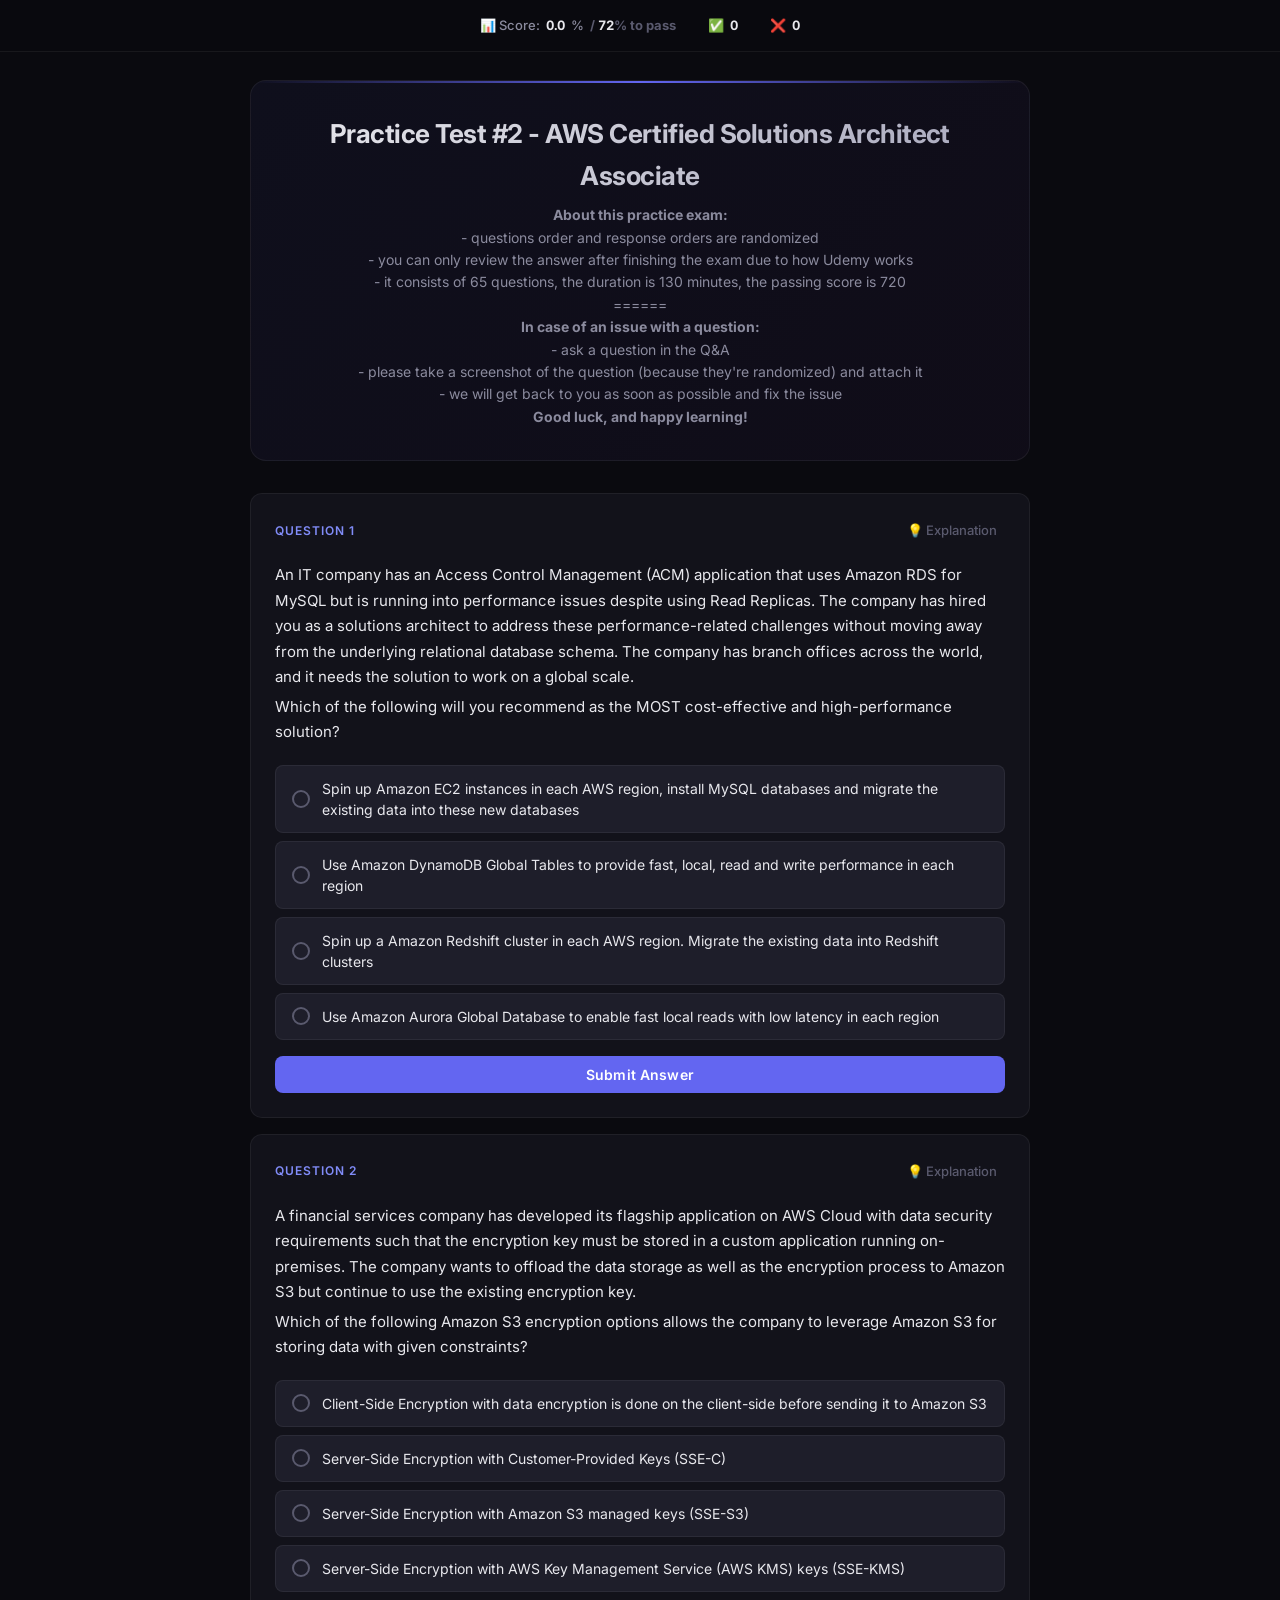
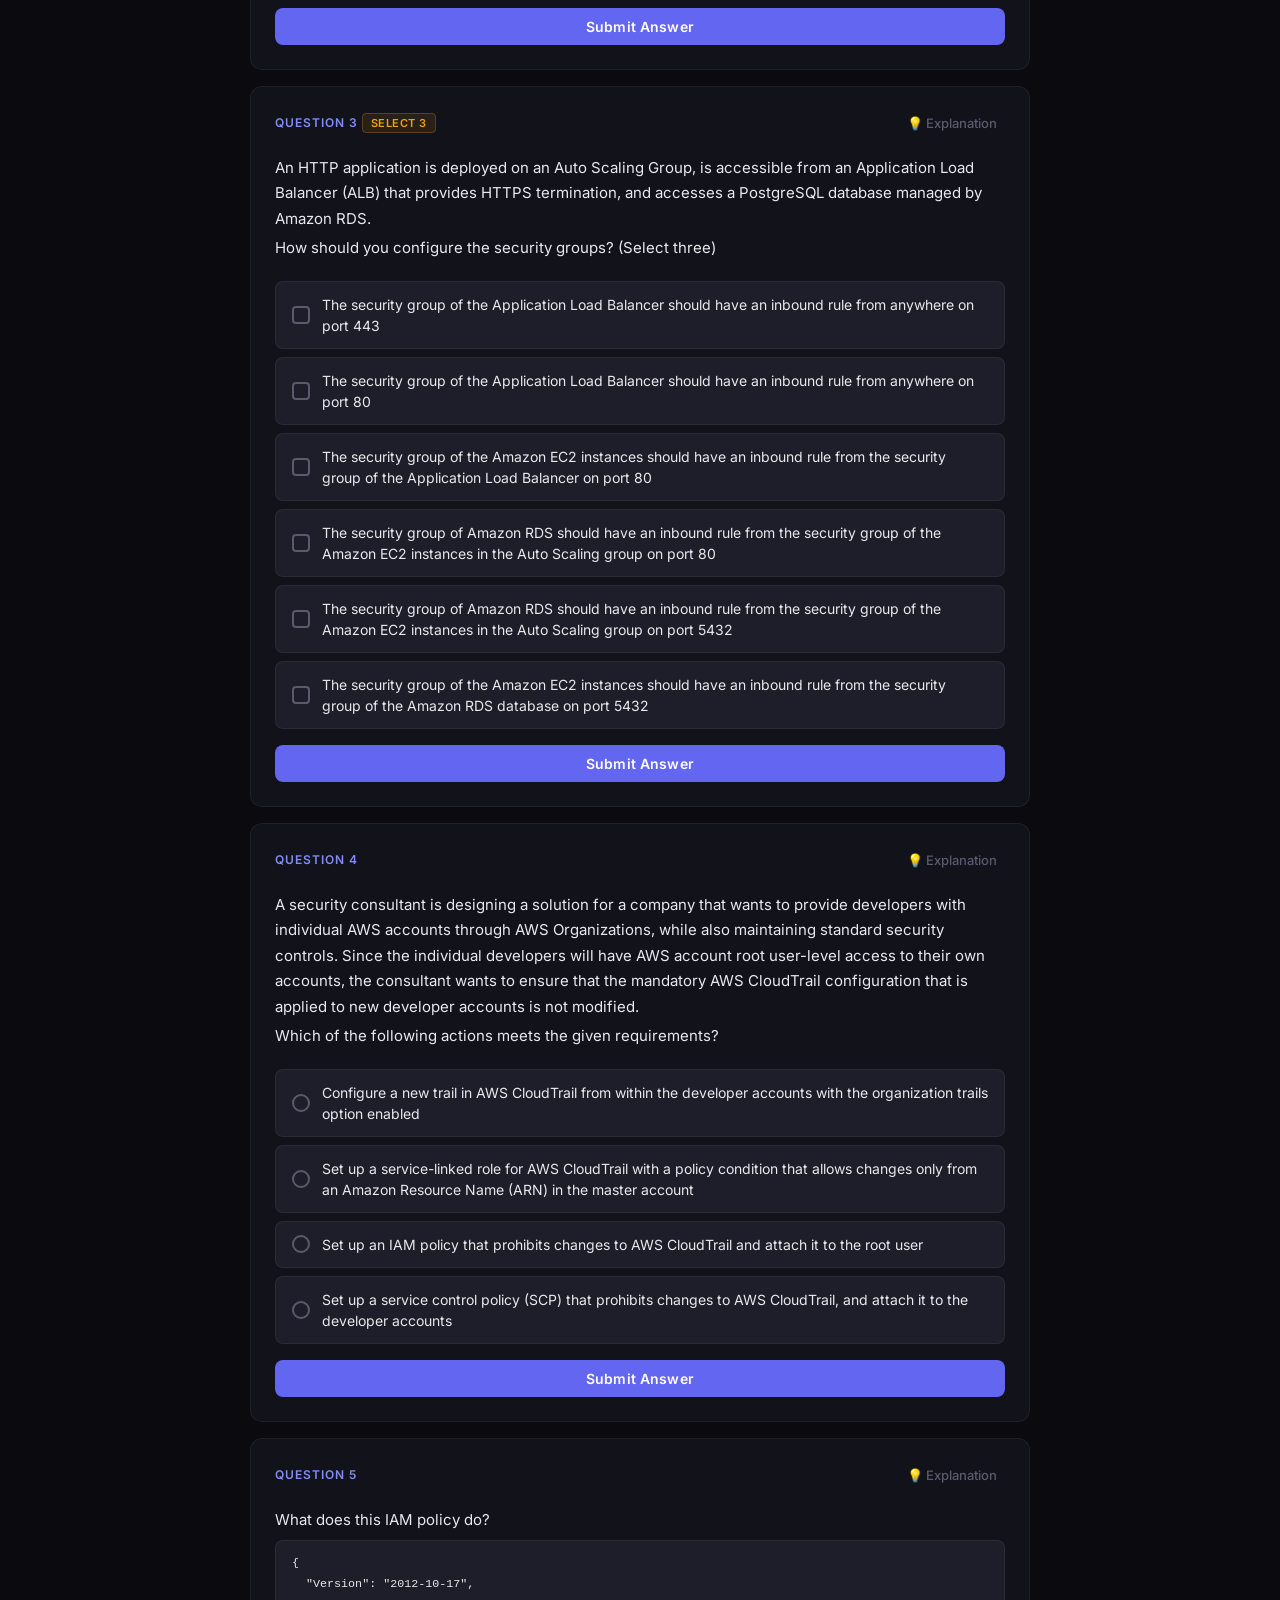
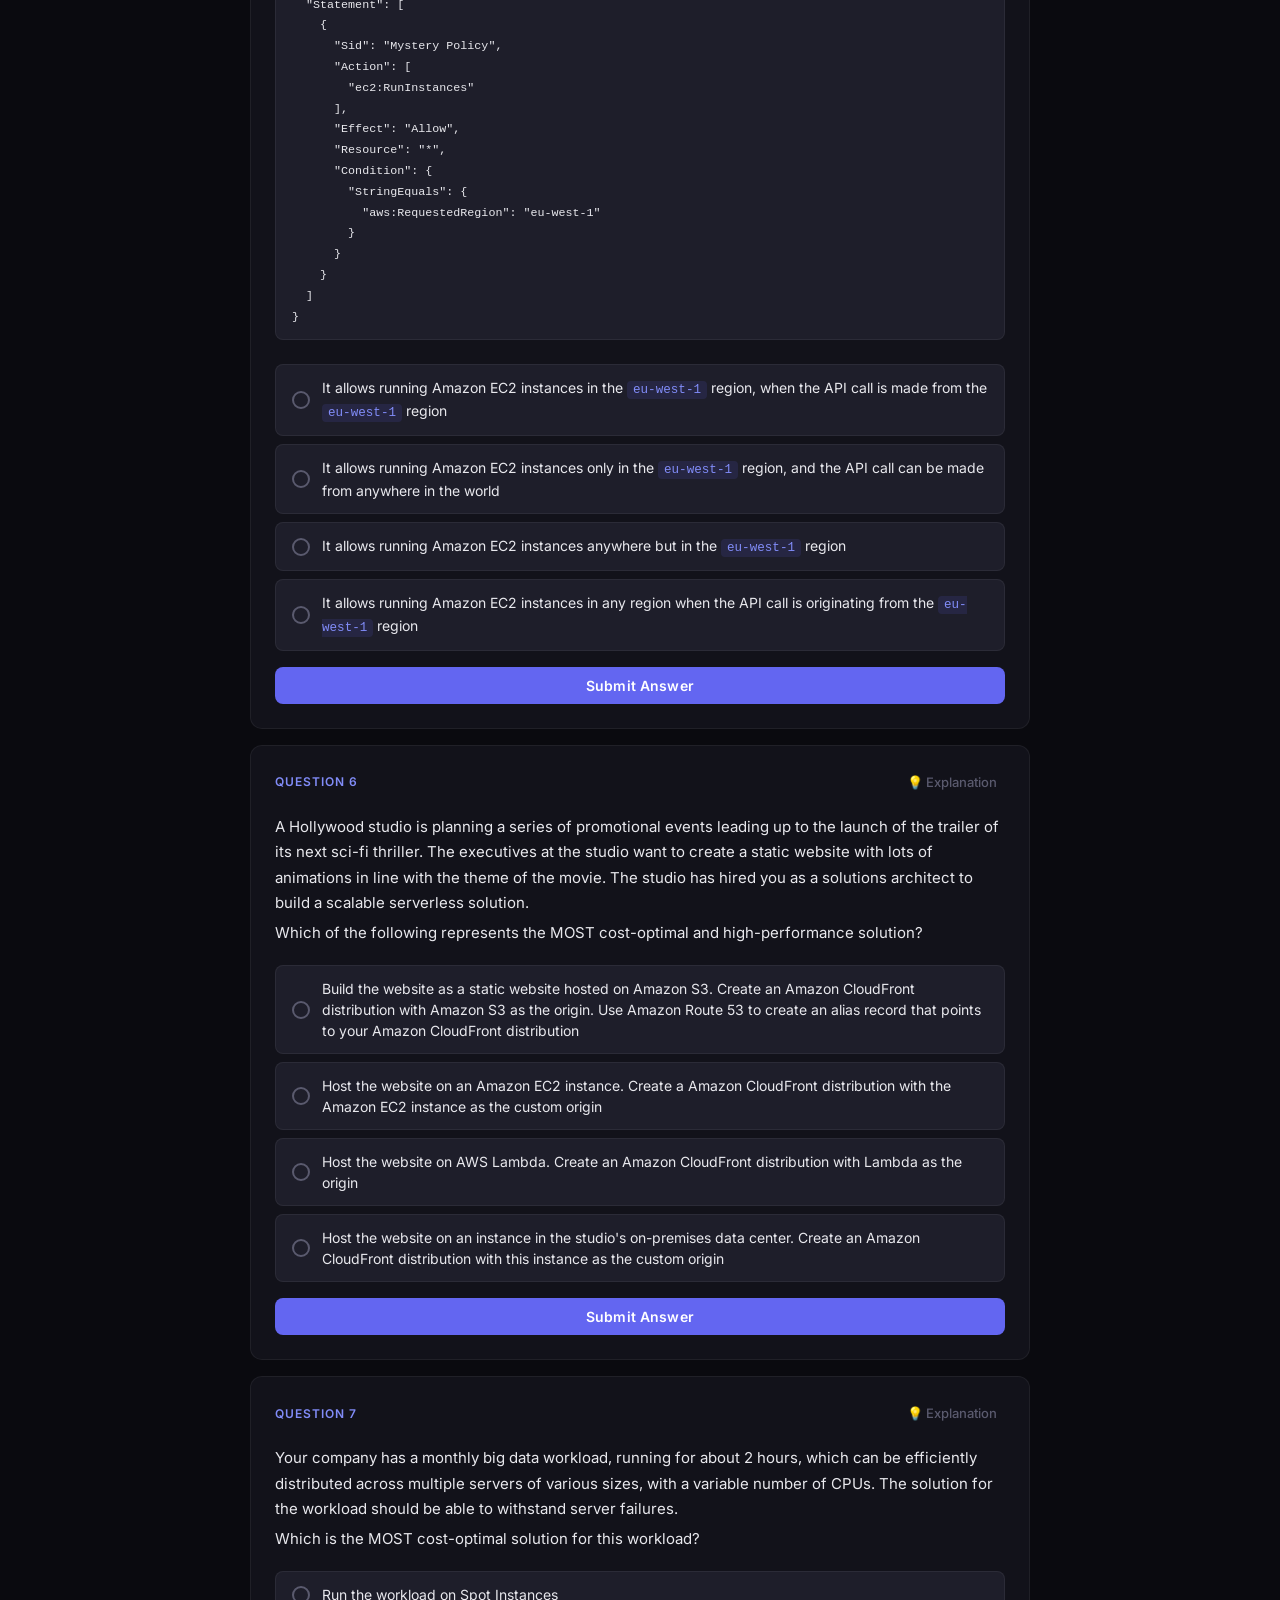
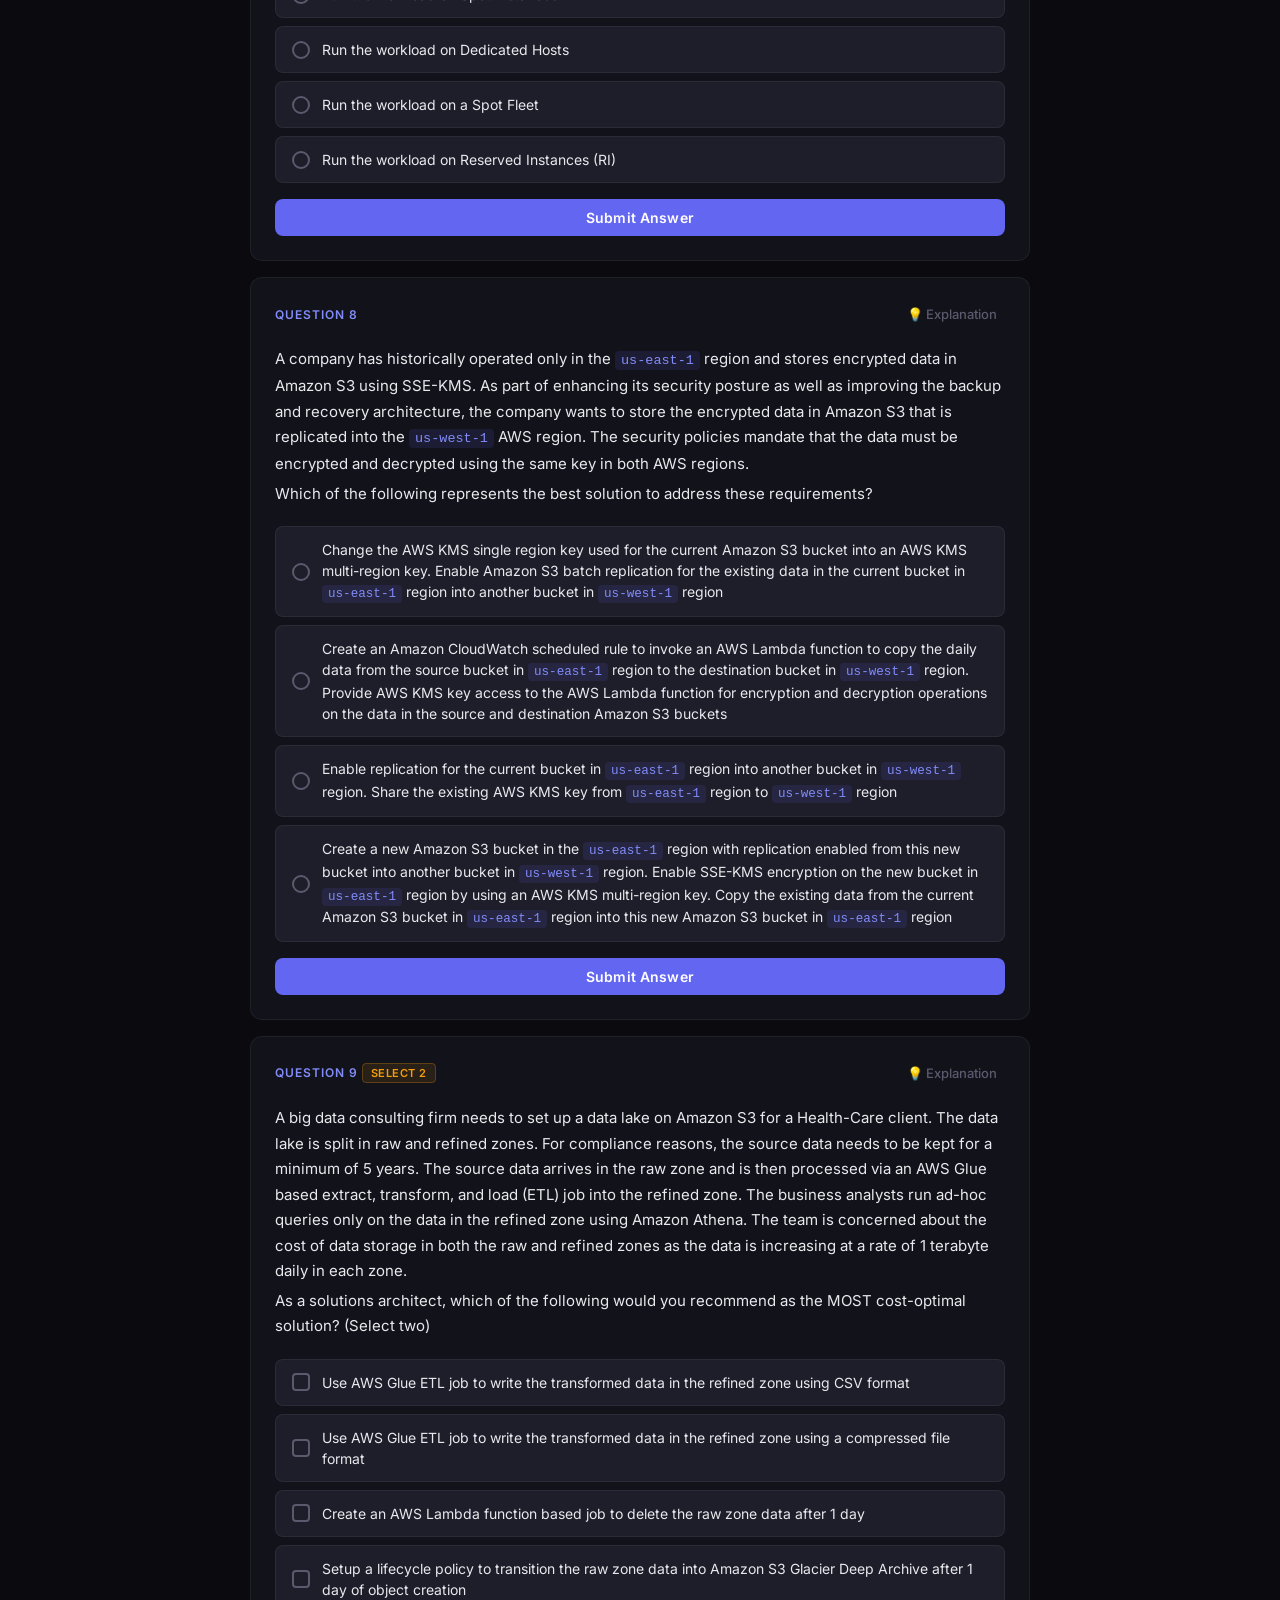
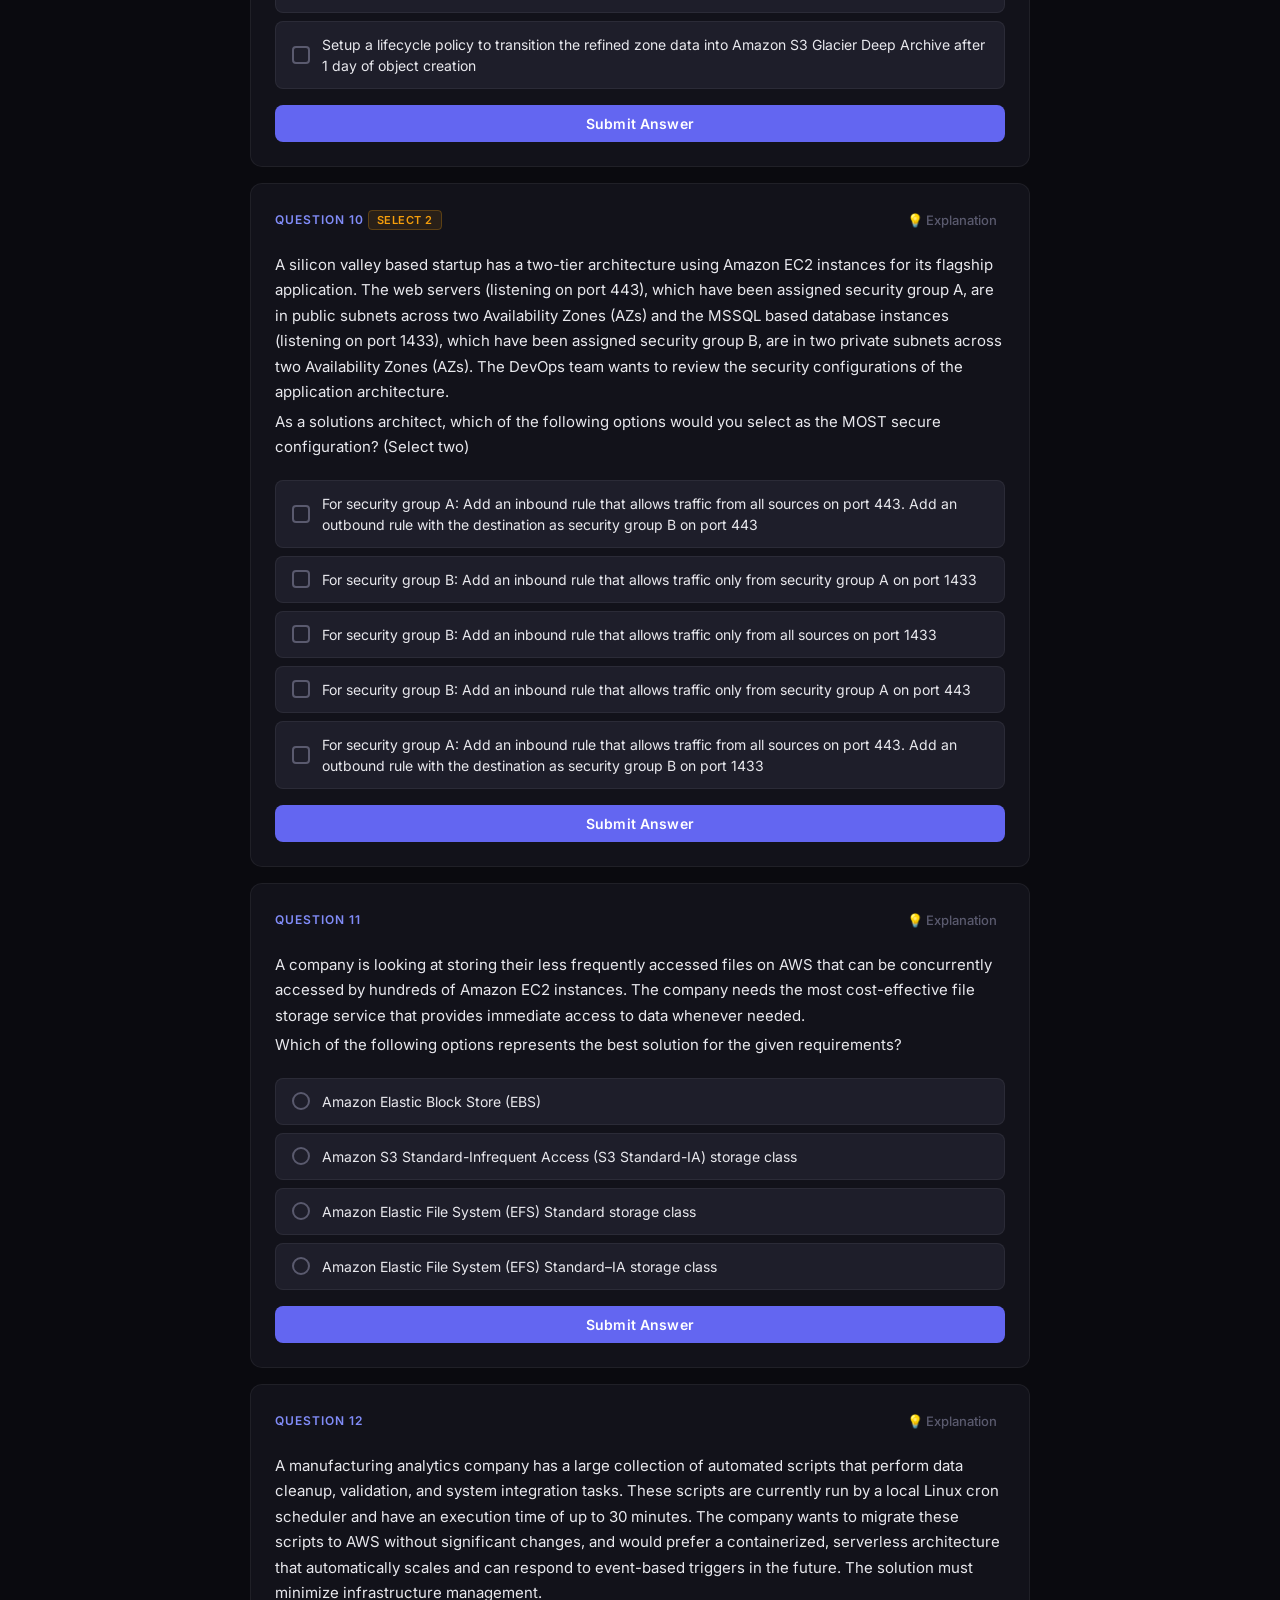
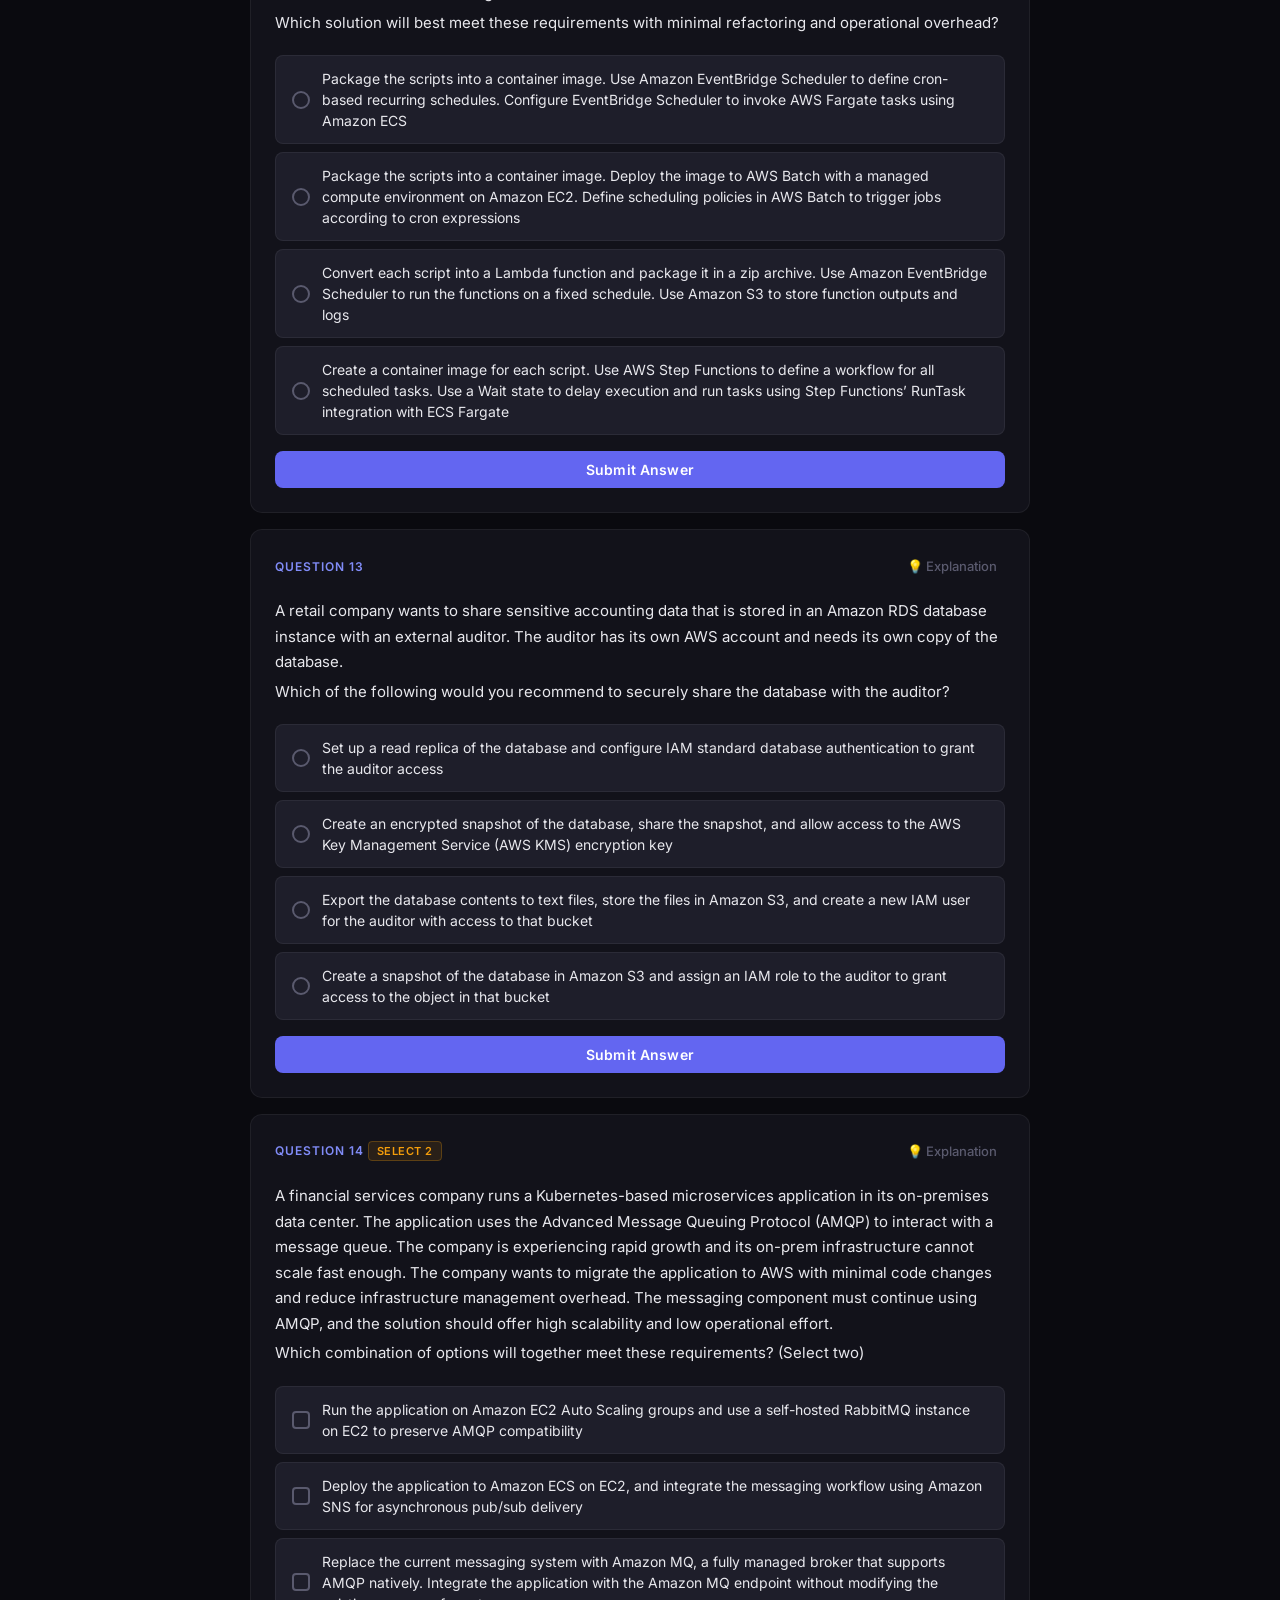
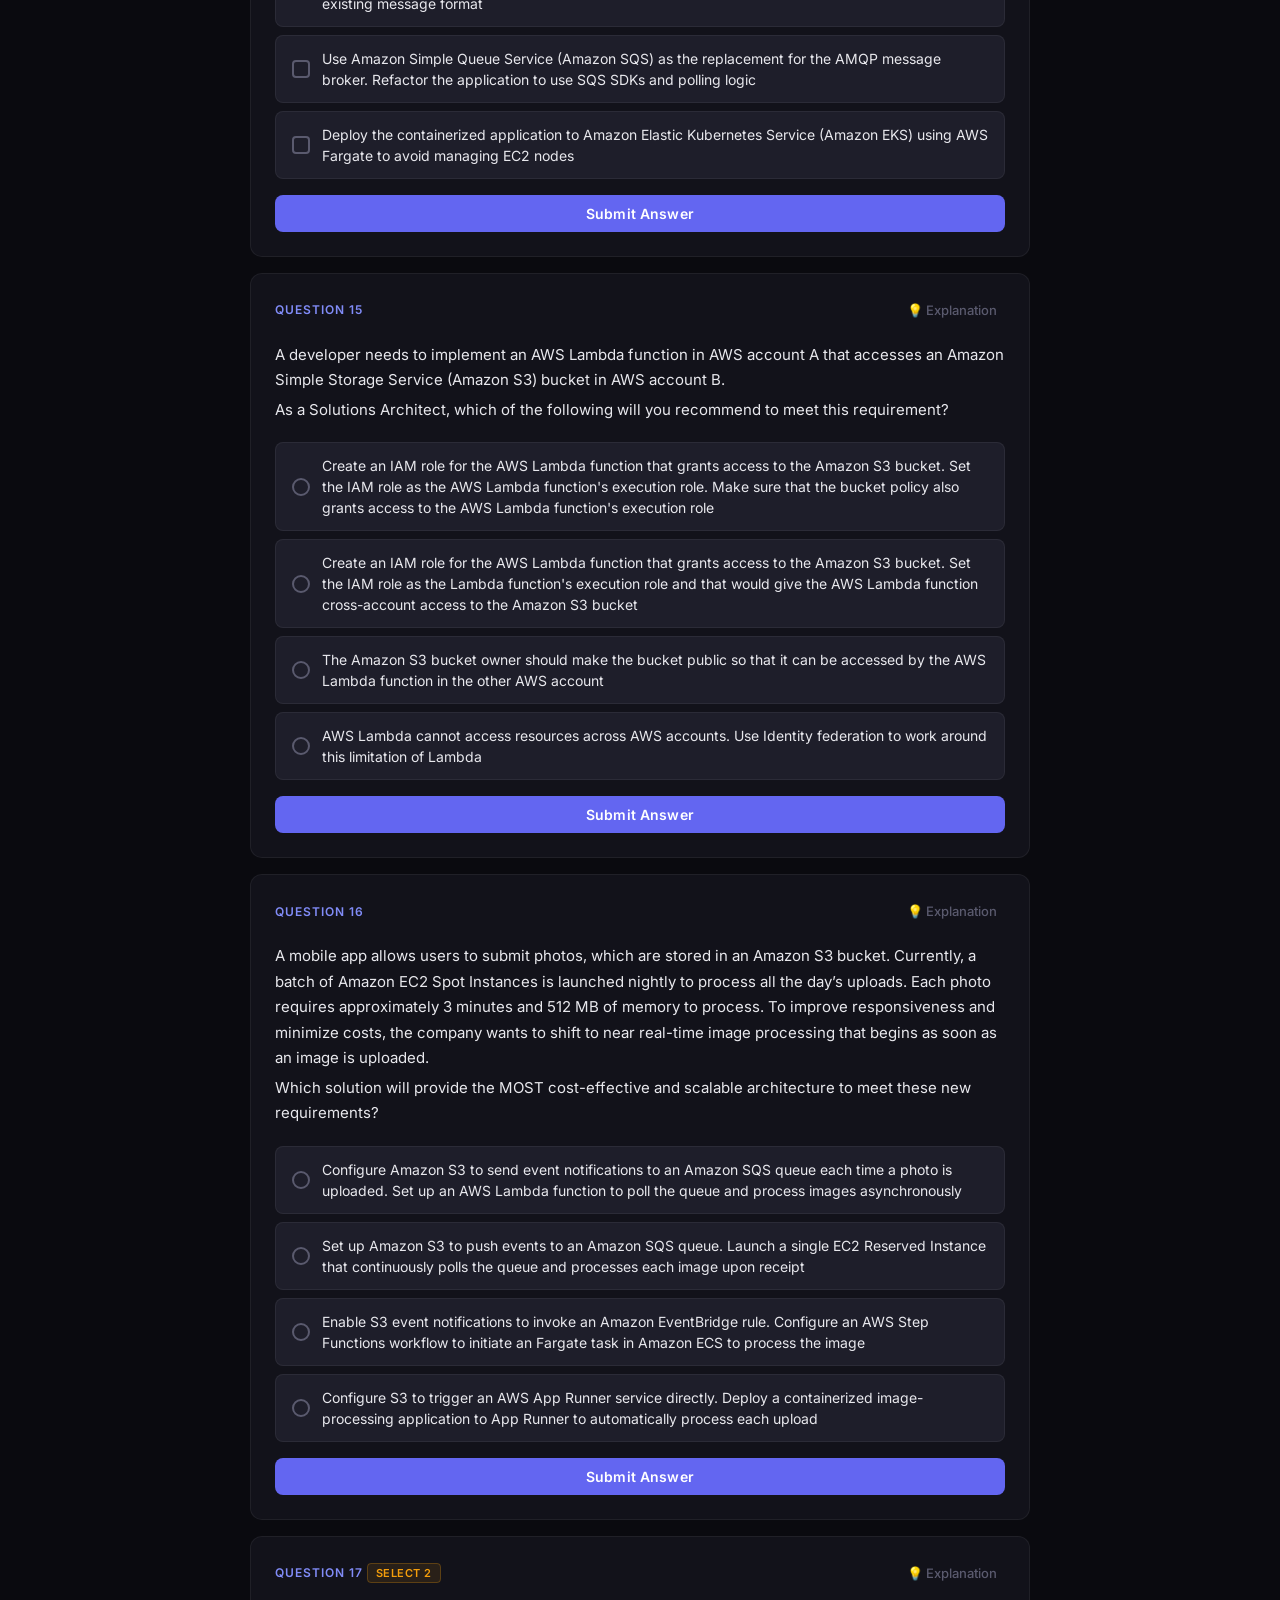
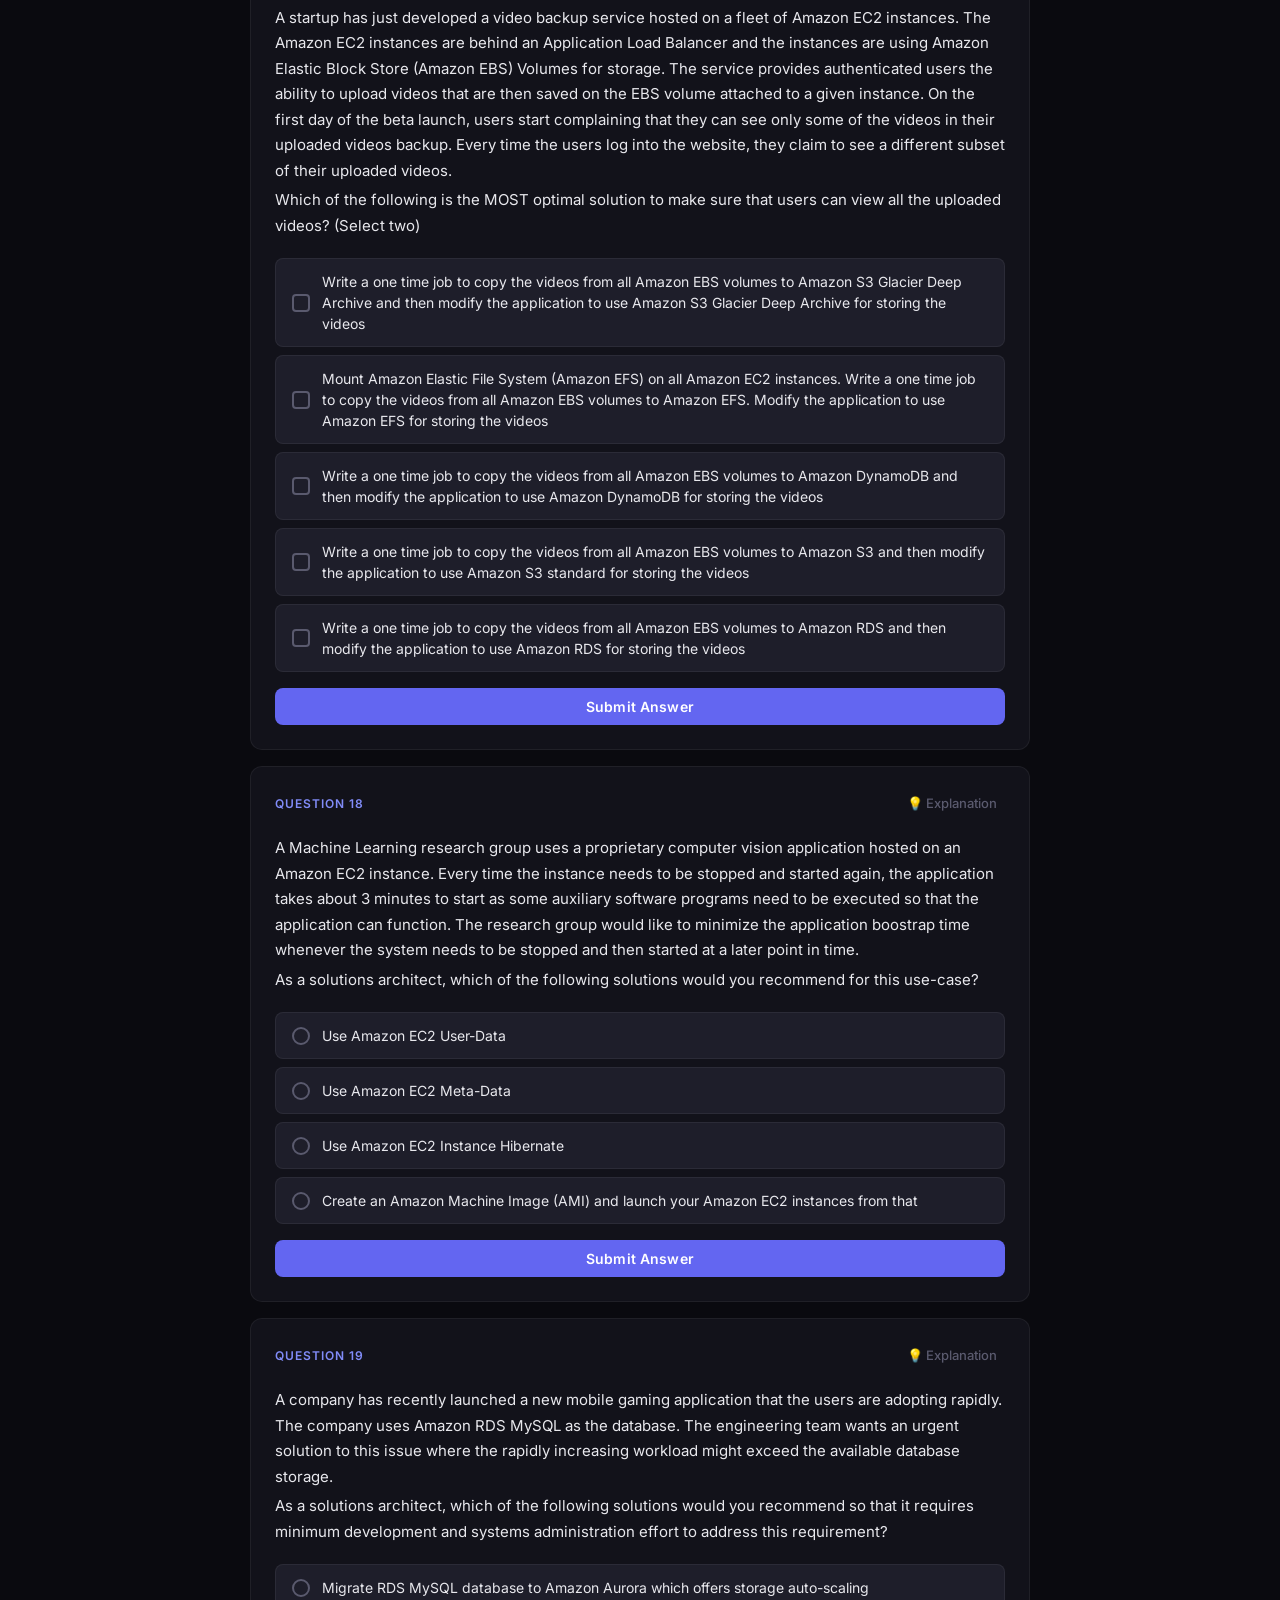
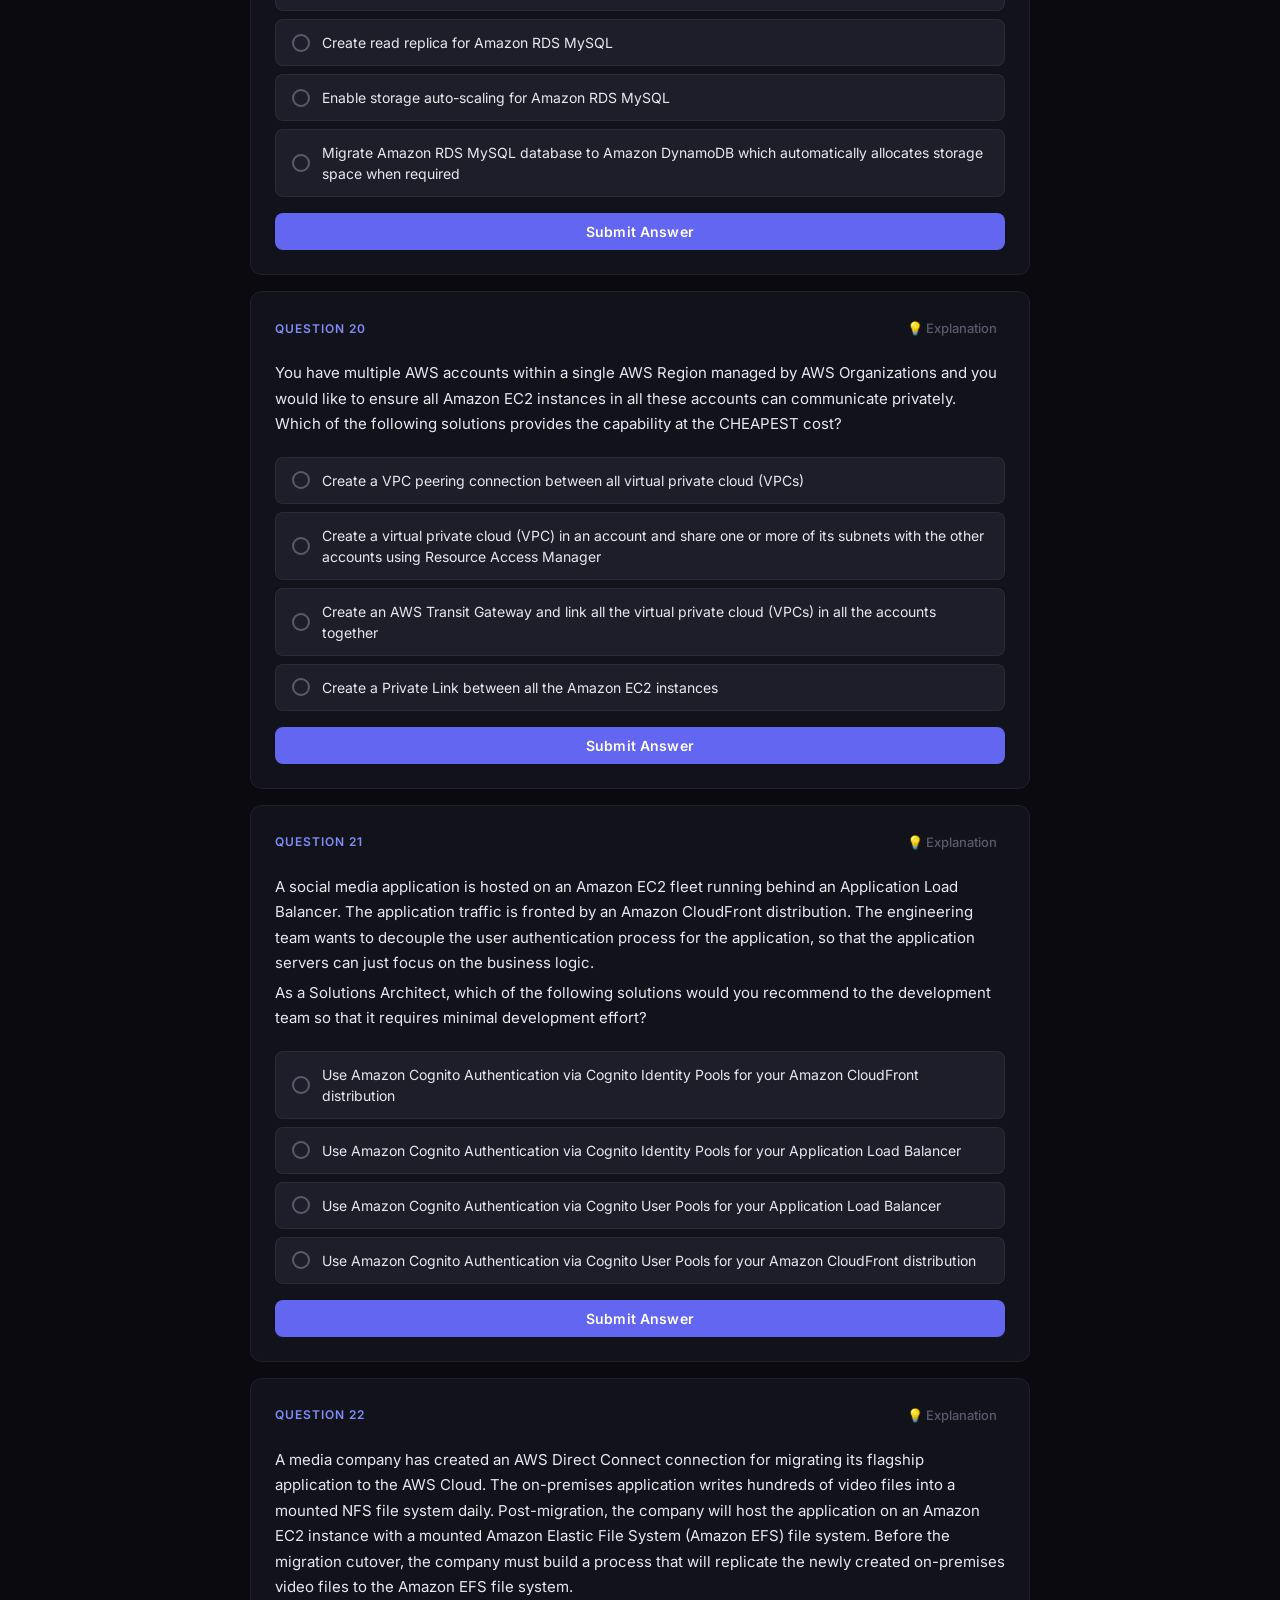
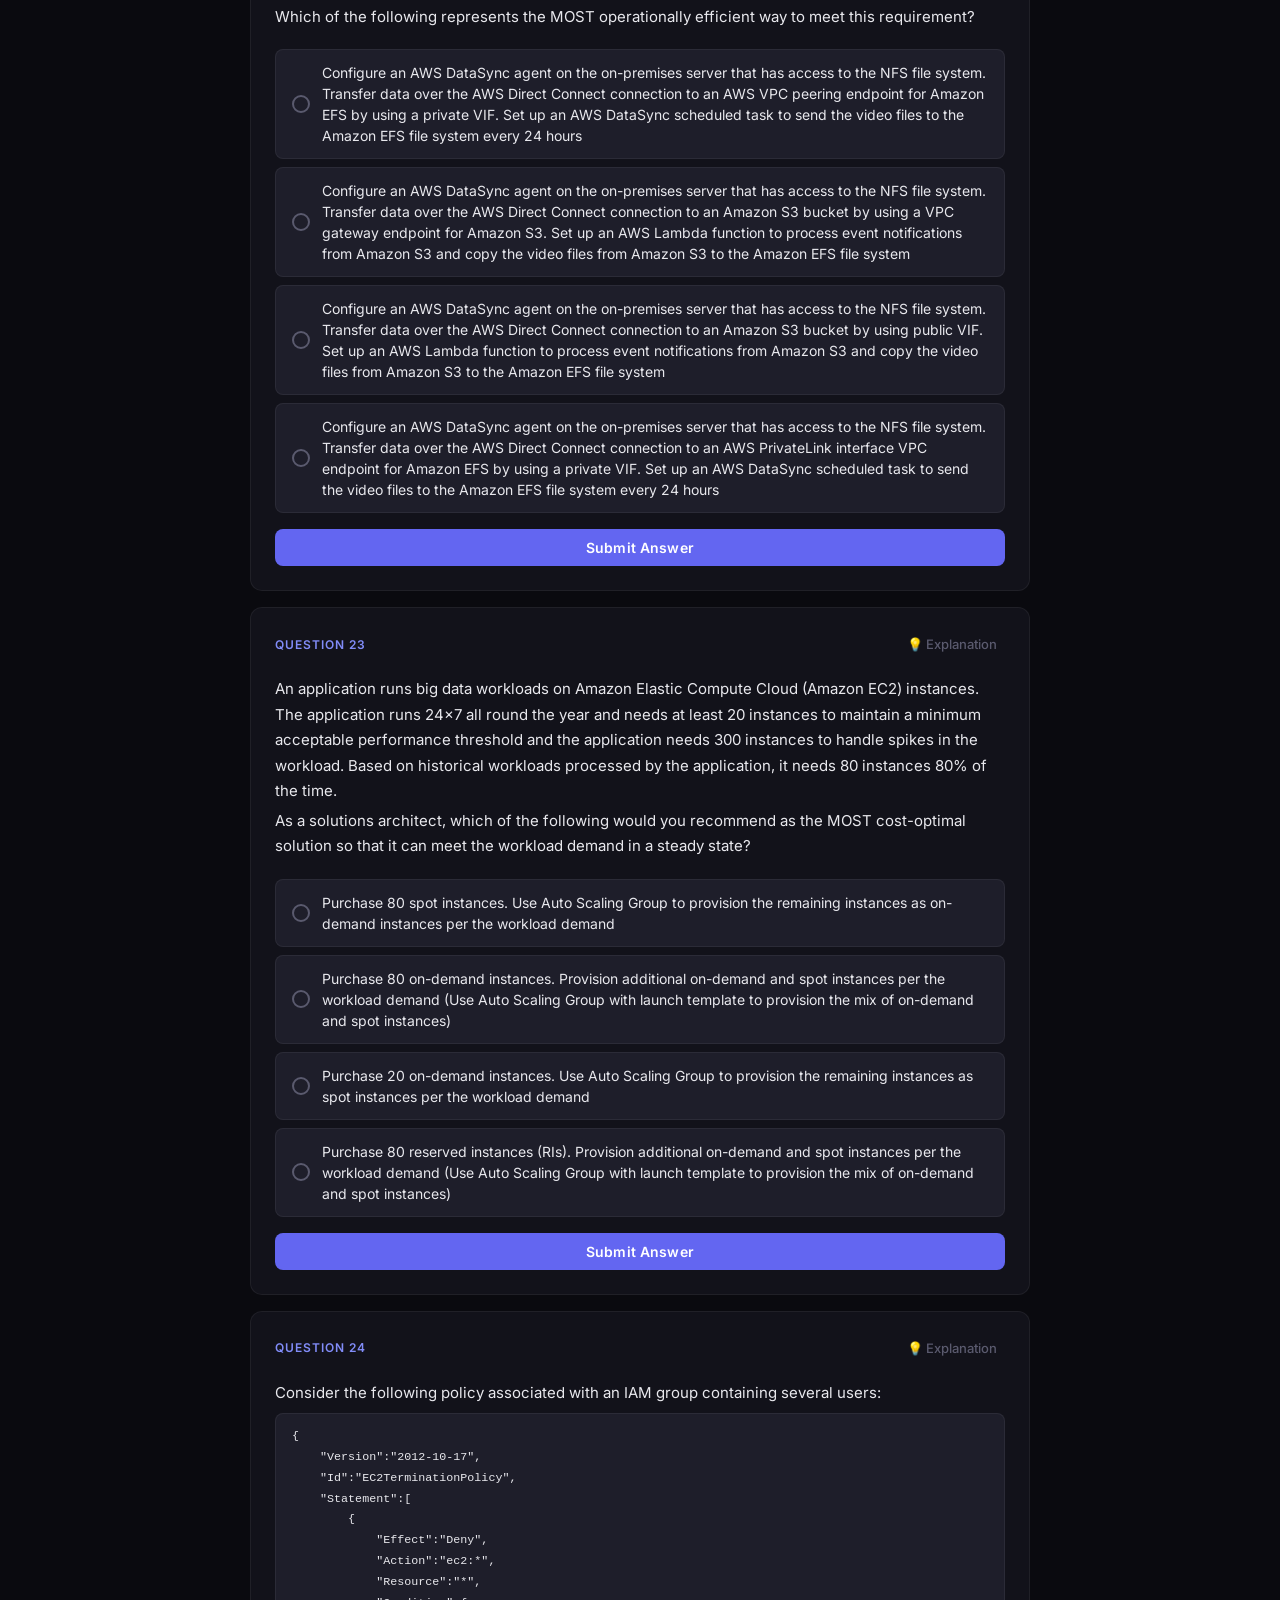
<file: 01 - Practice Test #1 - AWS Certified Solutions Architect Associate-20261120T074631Z-1-001/01 - Practice Test #1 - AWS Certified Solutions Architect Associate/Quiz 2 - Practice Test #2 - AWS Certified Solutions Architect Associate.html>
<!DOCTYPE html>
<html lang="en">

<head>
    <meta charset="UTF-8" />
    <meta http-equiv="X-UA-Compatible" content="IE=edge" />
    <meta name="viewport" content="width=device-width, initial-scale=1.0" />
    <title>Quiz</title>
    <link rel="preconnect" href="https://fonts.googleapis.com">
    <link rel="preconnect" href="https://fonts.gstatic.com" crossorigin>
    <link href="https://fonts.googleapis.com/css2?family=Inter:wght@400;500;600;700&display=swap" rel="stylesheet">
    <style>
        *,
        *::before,
        *::after {
            margin: 0;
            padding: 0;
            box-sizing: border-box;
        }

        :root {
            --bg-primary: #0a0a0f;
            --bg-card: #12121a;
            --bg-card-hover: #1a1a25;
            --bg-input: #1e1e2a;
            --border: rgba(255, 255, 255, 0.06);
            --border-hover: rgba(255, 255, 255, 0.12);
            --text-primary: #e8e8ed;
            --text-secondary: #8b8b9e;
            --text-muted: #5a5a6e;
            --accent: #6366f1;
            --accent-glow: rgba(99, 102, 241, 0.15);
            --accent-light: #818cf8;
            --success: #10b981;
            --success-bg: rgba(16, 185, 129, 0.08);
            --success-border: rgba(16, 185, 129, 0.3);
            --danger: #ef4444;
            --danger-bg: rgba(239, 68, 68, 0.08);
            --danger-border: rgba(239, 68, 68, 0.3);
            --warning: #f59e0b;
            --radius: 12px;
            --radius-sm: 8px;
            --max-width: 820px;
            --transition: 0.2s cubic-bezier(0.4, 0, 0.2, 1);
        }

        body {
            font-family: 'Inter', system-ui, -apple-system, sans-serif;
            background-color: var(--bg-primary);
            color: var(--text-primary);
            font-size: 15px;
            line-height: 1.6;
            min-height: 100vh;
            -webkit-font-smoothing: antialiased;
        }

        main {
            max-width: var(--max-width);
            margin: 0 auto;
            padding: 80px 20px 40px;
        }

        /* ── Score Bar ── */
        #score-stats-container {
            position: fixed;
            z-index: 100;
            top: 0;
            left: 0;
            right: 0;
            height: 52px;
            background: rgba(10, 10, 15, 0.85);
            backdrop-filter: blur(20px) saturate(180%);
            -webkit-backdrop-filter: blur(20px) saturate(180%);
            border-bottom: 1px solid var(--border);
            display: flex;
            align-items: center;
            justify-content: center;
            gap: 32px;
            font-size: 13px;
            font-weight: 500;
            color: var(--text-secondary);
            padding: 0 24px;
        }

        #score-stats-container>div {
            display: flex;
            align-items: center;
            gap: 6px;
        }

        #score-stats-container span {
            font-weight: 700;
            color: var(--text-primary);
            font-variant-numeric: tabular-nums;
        }

        #current-score {
            color: var(--accent-light);
        }

        #correct-answers {
            color: var(--success);
        }

        #wrong-answers {
            color: var(--danger);
        }

        /* ── Quiz Meta ── */
        #quiz-meta-container {
            text-align: center;
            margin-bottom: 32px;
            padding: 32px 24px;
            background: linear-gradient(135deg, rgba(99, 102, 241, 0.06), rgba(168, 85, 247, 0.04));
            border: 1px solid var(--border);
            border-radius: 16px;
            position: relative;
            overflow: hidden;
        }

        #quiz-meta-container::before {
            content: '';
            position: absolute;
            top: 0;
            left: 0;
            right: 0;
            height: 2px;
            background: linear-gradient(90deg, transparent, var(--accent), transparent);
        }

        #quiz-title {
            font-size: 26px;
            font-weight: 700;
            letter-spacing: -0.02em;
            margin-bottom: 8px;
            background: linear-gradient(135deg, #e8e8ed, #a5a5ba);
            -webkit-background-clip: text;
            -webkit-text-fill-color: transparent;
            background-clip: text;
        }

        #quiz-description {
            color: var(--text-secondary);
            font-size: 14px;
            max-width: 600px;
            margin: 0 auto;
        }

        /* ── Quiz Container ── */
        #quiz-container {
            display: flex;
            flex-direction: column;
            gap: 16px;
        }

        /* ── Question Card ── */
        .single-question-container {
            background: var(--bg-card);
            border: 1px solid var(--border);
            border-radius: var(--radius);
            padding: 24px;
            display: flex;
            flex-direction: column;
            gap: 16px;
            transition: border-color var(--transition);
            overflow: hidden;
        }

        .single-question-container:hover {
            border-color: var(--border-hover);
        }

        .question-header {
            display: flex;
            align-items: center;
            justify-content: space-between;
        }

        .question-number {
            font-size: 12px;
            font-weight: 600;
            text-transform: uppercase;
            letter-spacing: 0.08em;
            color: var(--accent-light);
        }

        .question-text {
            font-size: 15px;
            line-height: 1.7;
            color: var(--text-primary);
            overflow-wrap: break-word;
            word-break: break-word;
        }

        .question-text p {
            margin: 4px 0;
        }

        /* Images inside questions (Udemy embeds screenshots in prompt HTML) */
        .question-text img {
            max-width: 100%;
            height: auto;
            border-radius: var(--radius-sm);
            margin: 12px 0;
            display: block;
            border: 1px solid var(--border);
        }

        /* Also constrain images in option labels */
        .question-lable img,
        .question-lable label img {
            max-width: 100%;
            height: auto;
            border-radius: 4px;
            vertical-align: middle;
        }

        
        /* -- Inline Code and Pre blocks -- */
        code {
            background: rgba(99, 102, 241, 0.12);
            color: var(--accent-light);
            padding: 2px 6px;
            border-radius: 4px;
            font-size: 0.9em;
            font-family: 'Consolas', 'Monaco', 'Courier New', monospace;
        }

        pre {
            background: var(--bg-input);
            border: 1px solid var(--border);
            border-radius: var(--radius-sm);
            padding: 12px 16px;
            overflow-x: auto;
            font-size: 13px;
            line-height: 1.6;
            margin: 8px 0;
            font-family: 'Consolas', 'Monaco', 'Courier New', monospace;
        }

        pre code {
            background: none;
            padding: 0;
            color: var(--text-primary);
        }

        /* ── Options ── */
        .options-container {
            display: flex;
            flex-direction: column;
            gap: 8px;
        }

        .question-lable {
            display: flex;
            align-items: center;
            gap: 12px;
            cursor: pointer;
            padding: 12px 16px;
            border-radius: var(--radius-sm);
            border: 1px solid var(--border);
            background: var(--bg-input);
            transition: all var(--transition);
        }

        .question-lable:hover {
            border-color: var(--border-hover);
            background: var(--bg-card-hover);
        }

        .question-lable label {
            cursor: pointer;
            flex: 1;
            font-size: 14px;
            line-height: 1.5;
            color: var(--text-primary);
        }

        /* Normalize p tags inside labels (Udemy wraps answers in <p>) */
        .question-lable label p {
            margin: 0;
            display: inline;
        }

        /* Custom Radio */
        input[type="radio"] {
            -webkit-appearance: none;
            appearance: none;
            width: 18px;
            height: 18px;
            border: 2px solid var(--text-muted);
            border-radius: 50%;
            cursor: pointer;
            position: relative;
            flex-shrink: 0;
            transition: all var(--transition);
        }

        input[type="radio"]:checked {
            border-color: var(--accent);
            background: var(--accent);
            box-shadow: inset 0 0 0 3px var(--bg-input);
        }

        input[type="radio"]:hover {
            border-color: var(--accent-light);
        }

        /* Custom Checkbox (multi-answer) */
        input[type="checkbox"] {
            -webkit-appearance: none;
            appearance: none;
            width: 18px;
            height: 18px;
            border: 2px solid var(--text-muted);
            border-radius: 4px;
            cursor: pointer;
            position: relative;
            flex-shrink: 0;
            transition: all var(--transition);
        }

        input[type="checkbox"]:checked {
            border-color: var(--accent);
            background: var(--accent);
        }

        input[type="checkbox"]:checked::after {
            content: '✓';
            position: absolute;
            top: 50%;
            left: 50%;
            transform: translate(-50%, -50%);
            color: #fff;
            font-size: 12px;
            font-weight: 700;
            line-height: 1;
        }

        input[type="checkbox"]:hover {
            border-color: var(--accent-light);
        }

        /* Multi-answer hint badge */
        .multi-answer-hint {
            font-size: 11px;
            font-weight: 600;
            text-transform: uppercase;
            letter-spacing: 0.05em;
            color: var(--warning);
            background: rgba(245, 158, 11, 0.1);
            border: 1px solid rgba(245, 158, 11, 0.25);
            padding: 2px 8px;
            border-radius: 4px;
            white-space: nowrap;
        }

        /* ── Answer States ── */
        .correct-answer .question-lable,
        .correct-answer.question-lable {
            border-color: var(--success-border) !important;
            background: var(--success-bg) !important;
        }

        .correct-answer input[type="radio"],
        .correct-answer input[type="checkbox"] {
            border-color: var(--success) !important;
            background: var(--success) !important;
            box-shadow: inset 0 0 0 3px var(--success-bg) !important;
        }

        .incorrect-answer .question-lable,
        .incorrect-answer.question-lable {
            border-color: var(--danger-border) !important;
            background: var(--danger-bg) !important;
        }

        .incorrect-answer input[type="radio"],
        .incorrect-answer input[type="checkbox"] {
            border-color: var(--danger) !important;
            background: var(--danger) !important;
            box-shadow: inset 0 0 0 3px var(--danger-bg) !important;
        }

        /* ── Buttons ── */
        button {
            -webkit-tap-highlight-color: transparent;
            outline: none;
            cursor: pointer;
            font-family: inherit;
        }

        .button {
            background: var(--accent);
            border: none;
            color: #fff;
            font-size: 14px;
            font-weight: 600;
            padding: 10px 24px;
            border-radius: var(--radius-sm);
            flex-grow: 1;
            transition: all var(--transition);
            letter-spacing: 0.01em;
        }

        .button:hover {
            background: var(--accent-light);
            transform: translateY(-1px);
            box-shadow: 0 4px 12px var(--accent-glow);
        }

        .button:active {
            transform: translateY(0);
        }

        .explanation-btn {
            border: none;
            background: transparent;
            color: var(--text-muted);
            font-size: 13px;
            font-weight: 500;
            padding: 4px 8px;
            border-radius: 6px;
            transition: all var(--transition);
        }

        .explanation-btn:hover {
            color: var(--accent-light);
            background: var(--accent-glow);
        }

        /* ── Modal ── */
        dialog {
            position: fixed;
            border: 1px solid var(--border);
            background: var(--bg-card);
            color: var(--text-primary);
            padding: 0;
            border-radius: 16px;
            width: min(90vw, 640px);
            max-height: 80vh;
            overflow: hidden;
            top: 50%;
            left: 50%;
            transform: translate(-50%, -50%);
            box-shadow: 0 24px 80px rgba(0, 0, 0, 0.6);
        }

        dialog::backdrop {
            background: rgba(0, 0, 0, 0.6);
            backdrop-filter: blur(4px);
        }

        #modal-content {
            padding: 28px;
            line-height: 1.7;
            font-size: 14px;
            overflow-y: auto;
            max-height: 80vh;
        }

        #modal-content img {
            max-width: 100%;
            height: auto;
            border-radius: 8px;
            margin: 12px 0;
        }

        #modal-content p {
            color: var(--text-secondary);
        }

        .modal-close {
            position: absolute;
            top: 12px;
            right: 12px;
            width: 32px;
            height: 32px;
            border-radius: 8px;
            border: 1px solid var(--border);
            background: var(--bg-input);
            color: var(--text-secondary);
            display: flex;
            align-items: center;
            justify-content: center;
            font-size: 18px;
            transition: all var(--transition);
        }

        .modal-close:hover {
            background: var(--danger-bg);
            border-color: var(--danger-border);
            color: var(--danger);
        }

        /* ── Responsive ── */
        @media (max-width: 768px) {
            main {
                padding: 68px 16px 24px;
            }

            .single-question-container {
                padding: 20px;
                border-radius: var(--radius-sm);
            }

            #quiz-meta-container {
                padding: 24px 16px;
                border-radius: var(--radius-sm);
            }

            #quiz-title {
                font-size: 20px;
            }

            #score-stats-container {
                gap: 16px;
                font-size: 12px;
                height: 46px;
                padding: 0 12px;
            }

            .question-lable {
                padding: 10px 12px;
            }

            .question-text {
                font-size: 14px;
            }

            .question-lable label {
                font-size: 13px;
            }

            .question-header {
                flex-wrap: wrap;
                gap: 8px;
            }

            pre {
                font-size: 12px;
                padding: 10px 12px;
            }

            dialog {
                width: min(95vw, 640px);
                max-height: 85vh;
            }

            #modal-content {
                padding: 20px;
            }
        }

        @media (max-width: 420px) {
            main {
                padding: 60px 8px 16px;
            }

            .single-question-container {
                padding: 14px;
                gap: 12px;
            }

            #quiz-meta-container {
                padding: 18px 12px;
                margin-bottom: 20px;
            }

            #quiz-title {
                font-size: 18px;
            }

            #score-stats-container {
                gap: 10px;
                font-size: 11px;
                height: 40px;
            }

            .question-number {
                font-size: 11px;
            }

            .multi-answer-hint {
                font-size: 10px;
                padding: 1px 6px;
            }

            .question-text {
                font-size: 13px;
                line-height: 1.6;
            }

            .question-lable {
                padding: 10px;
                gap: 10px;
            }

            .question-lable label {
                font-size: 12.5px;
            }

            input[type="radio"],
            input[type="checkbox"] {
                width: 20px;
                height: 20px;
            }

            .button {
                padding: 12px 20px;
                font-size: 14px;
            }

            .explanation-btn {
                font-size: 12px;
            }

            pre {
                font-size: 11px;
                padding: 8px 10px;
            }

            dialog {
                width: 98vw;
                border-radius: 12px;
            }

            #modal-content {
                padding: 16px;
                font-size: 13px;
            }

            .modal-close {
                width: 28px;
                height: 28px;
                font-size: 16px;
            }
        }

        /* ── Site Footer ── */
        .site-footer {
            text-align: center;
            margin-top: 48px;
            padding: 20px 24px;
            position: relative;
            font-size: 13px;
            color: var(--text-muted);
        }

        .site-footer::before {
            content: '';
            position: absolute;
            top: 0;
            left: 50%;
            transform: translateX(-50%);
            width: 120px;
            height: 1px;
            background: linear-gradient(90deg, transparent, var(--accent), transparent);
        }

        .site-footer a {
            color: var(--accent-light);
            text-decoration: none;
            font-weight: 500;
            transition: all var(--transition);
            padding: 2px 6px;
            border-radius: 4px;
        }

        .site-footer a:hover {
            color: #fff;
            background: rgba(99, 102, 241, 0.15);
        }

        @media print {
            #score-stats-container {
                display: none;
            }

            body {
                background: #fff;
                color: #000;
            }

            .single-question-container {
                border: 1px solid #ddd;
            }

            .question-lable {
                border: 1px solid #ddd;
                background: #f9f9f9;
            }

            input[type="radio"],
            input[type="checkbox"] {
                border-color: #999;
            }

            .site-footer {
                color: #999;
            }

            .site-footer a {
                color: #6366f1;
            }

            .site-footer::before {
                background: #ddd;
            }
        }
    </style>
</head>

<body onload="main()">
    <main>
        <section id="quiz-meta-container">
            <h1 id="quiz-title"></h1>
            <p id="quiz-description"></p>
        </section>

        <section id="score-stats-container">
            <div>
                📊 Score: <span id="current-score">0</span>%
                <span style="color: var(--text-muted)">/ <span id="pass-percent">0</span>% to pass</span>
            </div>
            <div>✅ <span id="correct-answers">0</span></div>
            <div>❌ <span id="wrong-answers">0</span></div>
        </section>

        <section id="quiz-container"></section>

        <footer class="site-footer">
            Nguồn: <a href="https://tainguyensieure.com" target="_blank">tainguyensieure.com</a>
        </footer>

        <dialog id="modal" class="modal-container">
            <button class="modal-close" onclick="document.getElementById('modal').close()">✕</button>
            <div id="modal-content">
                <p id="modal-text"></p>
            </div>
        </dialog>
    </main>

    <script>
        const quizData = {"quiz_id": 4726082, "quiz_description": "<p><strong>About this practice exam:</strong><br>- questions order and response orders are randomized<br>- you can only review the answer after finishing the exam&nbsp;due to how Udemy works<br>- it consists of 65 questions, the duration is 130 minutes, the passing score is 720</p><p>======</p><p><strong>In case of an issue with a question:</strong><br>- ask a question in the Q&amp;A<br>- please take a screenshot of the question (because they're randomized) and attach it <br>- we will get back to you as soon as possible and fix the issue </p><p><strong>Good luck, and happy learning!</strong></p>", "quiz_title": "Practice Test #2 - AWS Certified Solutions Architect Associate", "pass_percent": 72, "questions": [{"_class": "assessment", "id": 184500647, "assessment_type": "multi-select", "prompt": {"question": "<p>A financial services company runs a Kubernetes-based microservices application in its on-premises data center. The application uses the Advanced Message Queuing Protocol (AMQP) to interact with a message queue. The company is experiencing rapid growth and its on-prem infrastructure cannot scale fast enough. The company wants to migrate the application to AWS with minimal code changes and reduce infrastructure management overhead. The messaging component must continue using AMQP, and the solution should offer high scalability and low operational effort.</p>\n\n<p>Which combination of options will together meet these requirements? (Select two)</p>\n", "relatedLectureIds": "", "feedbacks": ["", "", "", "", ""], "explanation": "<p>Correct options:</p>\n\n<p><strong>Deploy the containerized application to Amazon Elastic Kubernetes Service (Amazon EKS) using AWS Fargate to avoid managing EC2 nodes</strong></p>\n\n<p>Amazon EKS provides a Kubernetes-compatible, managed container orchestration service, which allows the company to reuse its existing Kubernetes manifests, Helm charts, and service configurations. By deploying workloads using AWS Fargate, the company avoids provisioning and managing EC2 worker nodes, aligning with the goal of reducing infrastructure overhead while maintaining scalability and agility.</p>\n\n<p><strong>Replace the current messaging system with Amazon MQ, a fully managed broker that supports AMQP natively. Integrate the application with the Amazon MQ endpoint without modifying the existing message format</strong></p>\n\n<p>Amazon MQ is a fully managed message broker service that supports AMQP (as well as MQTT, STOMP, and JMS). This allows the company to retain its existing messaging code and AMQP configuration without any major changes. Amazon MQ handles availability, durability, and patching, reducing the operational burden significantly.</p>\n\n<p>Incorrect options:</p>\n\n<p><strong>Use Amazon Simple Queue Service (Amazon SQS) as the replacement for the AMQP message broker. Refactor the application to use SQS SDKs and polling logic</strong> - Amazon SQS does not support AMQP. To use SQS, the company would need to rewrite the messaging logic in the application to conform to SQS\u2019s polling-based message model and SDKs. This introduces significant rework and goes against the requirement of minimal code changes.</p>\n\n<p><strong>Deploy the application to Amazon ECS on EC2, and integrate the messaging workflow using Amazon SNS for asynchronous pub/sub delivery</strong> - Although ECS supports containerized workloads, using EC2 launch type introduces infrastructure management responsibilities (e.g., patching, scaling, monitoring). Additionally, Amazon SNS does not support AMQP and is intended for pub/sub, not point-to-point messaging. This option fails to meet both the protocol and operational efficiency requirements.</p>\n\n<p><strong>Run the application on Amazon EC2 Auto Scaling groups and use a self-hosted RabbitMQ instance on EC2 to preserve AMQP compatibility</strong> - Hosting RabbitMQ on EC2 can preserve AMQP compatibility, but it comes with the burden of managing the message broker, including patching, scaling, monitoring, and failover logic. This conflicts with the requirement of minimizing operational overhead, especially when a fully managed AMQP service (Amazon MQ) is available.</p>\n\n<p>References:</p>\n\n<p><a href=\"https://docs.aws.amazon.com/eks/latest/userguide/fargate.html\">https://docs.aws.amazon.com/eks/latest/userguide/fargate.html</a></p>\n\n<p><a href=\"https://docs.aws.amazon.com/amazon-mq/latest/developer-guide/welcome.html\">https://docs.aws.amazon.com/amazon-mq/latest/developer-guide/welcome.html</a></p>\n\n<p><a href=\"https://docs.aws.amazon.com/AWSSimpleQueueService/latest/SQSDeveloperGuide/welcome.html\">https://docs.aws.amazon.com/AWSSimpleQueueService/latest/SQSDeveloperGuide/welcome.html</a></p>\n\n<p><a href=\"https://docs.aws.amazon.com/sns/latest/dg/welcome.html\">https://docs.aws.amazon.com/sns/latest/dg/welcome.html</a></p>\n", "answers": ["<p>Deploy the containerized application to Amazon Elastic Kubernetes Service (Amazon EKS) using AWS Fargate to avoid managing EC2 nodes</p>", "<p>Use Amazon Simple Queue Service (Amazon SQS) as the replacement for the AMQP message broker. Refactor the application to use SQS SDKs and polling logic</p>", "<p>Replace the current messaging system with Amazon MQ, a fully managed broker that supports AMQP natively. Integrate the application with the Amazon MQ endpoint without modifying the existing message format</p>", "<p>Deploy the application to Amazon ECS on EC2, and integrate the messaging workflow using Amazon SNS for asynchronous pub/sub delivery</p>", "<p>Run the application on Amazon EC2 Auto Scaling groups and use a self-hosted RabbitMQ instance on EC2 to preserve AMQP compatibility</p>"]}, "correct_response": ["a", "c"], "section": "Design Resilient Architectures", "question_plain": "A financial services company runs a Kubernetes-based microservices application in its on-premises data center. The application uses the Advanced Message Queuing Protocol (AMQP) to interact with a message queue. The company is experiencing rapid growth and its on-prem infrastructure cannot scale fast enough. The company wants to migrate the application to AWS with minimal code changes and reduce infrastructure management overhead. The messaging component must continue using AMQP, and the solution should offer high scalability and low operational effort.\n\nWhich combination of options will together meet these requirements? (Select two)", "related_lectures": []}, {"_class": "assessment", "id": 184500645, "assessment_type": "multiple-choice", "prompt": {"question": "<p>A Hollywood studio is planning a series of promotional events leading up to the launch of the trailer of its next sci-fi thriller. The executives at the studio want to create a static website with lots of animations in line with the theme of the movie. The studio has hired you as a solutions architect to build a scalable serverless solution.</p>\n\n<p>Which of the following represents the MOST cost-optimal and high-performance solution?</p>\n", "relatedLectureIds": "", "feedbacks": ["", "", "", ""], "explanation": "<p>Correct option:</p>\n\n<p><strong>Build the website as a static website hosted on Amazon S3. Create an Amazon CloudFront distribution with Amazon S3 as the origin. Use Amazon Route 53 to create an alias record that points to your Amazon CloudFront distribution</strong></p>\n\n<p>You can use Amazon S3 to host a static website. On a static website, individual web pages include static content. They might also contain client-side scripts. To host a static website on Amazon S3, you configure an Amazon S3 bucket for website hosting and then upload your website content to the bucket.</p>\n\n<p>Amazon CloudFront is a fast content delivery network (CDN) service that securely delivers data, videos, applications, and APIs to customers globally with low latency, high transfer speeds, all within a developer-friendly environment.</p>\n\n<p>You can use Amazon CloudFront to improve the performance of your website. CloudFront makes your website files (such as HTML, images, and video) available from data centers around the world (called edge locations). When a visitor requests a file from your website, CloudFront automatically redirects the request to a copy of the file at the nearest edge location. This results in faster download times than if the visitor had requested the content from a data center that is located farther away. Therefore, this option is correct.</p>\n\n<p>Hosting a static website on Amazon S3:\n<img src=\"https://assets-pt.media.datacumulus.com/aws-saa-pt/assets/pt2-q2-i1.jpg\">\nvia - <a href=\"https://docs.aws.amazon.com/AmazonS3/latest/dev/WebsiteHosting.html\">https://docs.aws.amazon.com/AmazonS3/latest/dev/WebsiteHosting.html</a></p>\n\n<p>Incorrect options:</p>\n\n<p><strong>Host the website on AWS Lambda. Create an Amazon CloudFront distribution with Lambda as the origin</strong></p>\n\n<p>With AWS Lambda, you can run code without provisioning or managing servers. You can't host a website on Lambda. Also, you can't have CloudFront in front of Lambda. So this option is incorrect.</p>\n\n<p><strong>Host the website on an Amazon EC2 instance. Create a Amazon CloudFront distribution with the Amazon EC2 instance as the custom origin</strong></p>\n\n<p><strong>Host the website on an instance in the studio's on-premises data center. Create an Amazon CloudFront distribution with this instance as the custom origin</strong></p>\n\n<p>Hosting the website on an Amazon EC2 instance or a data-center specific instance is ruled out as the studio wants a serverless solution. So both these options are incorrect.</p>\n\n<p>References:</p>\n\n<p><a href=\"https://docs.aws.amazon.com/AmazonS3/latest/dev/WebsiteHosting.html\">https://docs.aws.amazon.com/AmazonS3/latest/dev/WebsiteHosting.html</a></p>\n\n<p><a href=\"https://docs.aws.amazon.com/AmazonS3/latest/dev/website-hosting-custom-domain-walkthrough.html\">https://docs.aws.amazon.com/AmazonS3/latest/dev/website-hosting-custom-domain-walkthrough.html</a></p>\n\n<p><a href=\"https://docs.aws.amazon.com/AmazonS3/latest/dev/website-hosting-cloudfront-walkthrough.html\">https://docs.aws.amazon.com/AmazonS3/latest/dev/website-hosting-cloudfront-walkthrough.html</a></p>\n", "answers": ["<p>Build the website as a static website hosted on Amazon S3. Create an Amazon CloudFront distribution with Amazon S3 as the origin. Use Amazon Route 53 to create an alias record that points to your Amazon CloudFront distribution</p>", "<p>Host the website on an Amazon EC2 instance. Create a Amazon CloudFront distribution with the Amazon EC2 instance as the custom origin</p>", "<p>Host the website on an instance in the studio's on-premises data center. Create an Amazon CloudFront distribution with this instance as the custom origin</p>", "<p>Host the website on AWS Lambda. Create an Amazon CloudFront distribution with Lambda as the origin</p>"]}, "correct_response": ["a"], "section": "Design High-Performing Architectures", "question_plain": "A Hollywood studio is planning a series of promotional events leading up to the launch of the trailer of its next sci-fi thriller. The executives at the studio want to create a static website with lots of animations in line with the theme of the movie. The studio has hired you as a solutions architect to build a scalable serverless solution.\n\nWhich of the following represents the MOST cost-optimal and high-performance solution?", "related_lectures": []}, {"_class": "assessment", "id": 184500585, "assessment_type": "multiple-choice", "prompt": {"question": "<p>A social photo-sharing web application is hosted on Amazon Elastic Compute Cloud (Amazon EC2) instances behind an Elastic Load Balancer. The app gives the users the ability to upload their photos and also shows a leaderboard on the homepage of the app. The uploaded photos are stored in Amazon Simple Storage Service (Amazon S3) and the leaderboard data is maintained in Amazon DynamoDB. The Amazon EC2 instances need to access both Amazon S3 and Amazon DynamoDB for these features.</p>\n\n<p>As a solutions architect, which of the following solutions would you recommend as the MOST secure option?</p>\n", "relatedLectureIds": "", "feedbacks": ["", "", "", ""], "explanation": "<p>Correct option:</p>\n\n<p><strong>Attach the appropriate IAM role to the Amazon EC2 instance profile so that the instance can access Amazon S3 and Amazon DynamoDB</strong></p>\n\n<p>Applications that run on an Amazon EC2 instance must include AWS credentials in their AWS API requests. You could have your developers store AWS credentials directly within the Amazon EC2 instance and allow applications in that instance to use those credentials. But developers would then have to manage the credentials and ensure that they securely pass the credentials to each instance and update each Amazon EC2 instance when it's time to rotate the credentials.</p>\n\n<p>Instead, you should use an IAM role to manage temporary credentials for applications that run on an Amazon EC2 instance. When you use a role, you don't have to distribute long-term credentials (such as a username and password or access keys) to an Amazon EC2 instance. The role supplies temporary permissions that applications can use when they make calls to other AWS resources. When you launch an Amazon EC2 instance, you specify an IAM role to associate with the instance. Applications that run on the instance can then use the role-supplied temporary credentials to sign API requests. Therefore, this option is correct.</p>\n\n<p><img src=\"https://assets-pt.media.datacumulus.com/aws-saa-pt/assets/pt2-q3-i1.jpg\">\nvia - <a href=\"https://docs.aws.amazon.com/IAM/latest/UserGuide/id_roles_use_switch-role-ec2.html\">https://docs.aws.amazon.com/IAM/latest/UserGuide/id_roles_use_switch-role-ec2.html</a></p>\n\n<p>Incorrect options:</p>\n\n<p><strong>Save the AWS credentials (access key Id and secret access token) in a configuration file within the application code on the Amazon EC2 instances. Amazon EC2 instances can use these credentials to access Amazon S3 and Amazon DynamoDB</strong></p>\n\n<p><strong>Configure AWS CLI on the Amazon EC2 instances using a valid IAM user's credentials. The application code can then invoke shell scripts to access Amazon S3 and Amazon DynamoDB via AWS CLI</strong></p>\n\n<p><strong>Encrypt the AWS credentials via a custom encryption library and save it in a secret directory on the Amazon EC2 instances. The application code can then safely decrypt the AWS credentials to make the API calls to Amazon S3 and Amazon DynamoDB</strong></p>\n\n<p>Keeping the AWS credentials (encrypted or plain text) on the Amazon EC2 instance is a bad security practice, therefore these three options using the AWS credentials are incorrect.</p>\n\n<p>Reference:</p>\n\n<p><a href=\"https://docs.aws.amazon.com/IAM/latest/UserGuide/id_roles_use_switch-role-ec2.html\">https://docs.aws.amazon.com/IAM/latest/UserGuide/id_roles_use_switch-role-ec2.html</a></p>\n", "answers": ["<p>Attach the appropriate IAM role to the Amazon EC2 instance profile so that the instance can access Amazon S3 and Amazon DynamoDB</p>", "<p>Save the AWS credentials (access key Id and secret access token) in a configuration file within the application code on the Amazon EC2 instances. Amazon EC2 instances can use these credentials to access Amazon S3 and Amazon DynamoDB</p>", "<p>Configure AWS CLI on the Amazon EC2 instances using a valid IAM user's credentials. The application code can then invoke shell scripts to access Amazon S3 and Amazon DynamoDB via AWS CLI</p>", "<p>Encrypt the AWS credentials via a custom encryption library and save it in a secret directory on the Amazon EC2 instances. The application code can then safely decrypt the AWS credentials to make the API calls to Amazon S3 and Amazon DynamoDB</p>"]}, "correct_response": ["a"], "section": "Design Secure Architectures", "question_plain": "A social photo-sharing web application is hosted on Amazon Elastic Compute Cloud (Amazon EC2) instances behind an Elastic Load Balancer. The app gives the users the ability to upload their photos and also shows a leaderboard on the homepage of the app. The uploaded photos are stored in Amazon Simple Storage Service (Amazon S3) and the leaderboard data is maintained in Amazon DynamoDB. The Amazon EC2 instances need to access both Amazon S3 and Amazon DynamoDB for these features.\n\nAs a solutions architect, which of the following solutions would you recommend as the MOST secure option?", "related_lectures": []}, {"_class": "assessment", "id": 184500669, "assessment_type": "multi-select", "prompt": {"question": "<p>A multinational logistics company is migrating its core systems to AWS. As part of this migration, the company has built an Amazon S3\u2013based data lake to ingest and analyze supply chain data from external carriers and vendors. While some vendors have adopted the company\u2019s modern REST-based APIs for S3 uploads, others operate legacy systems that rely exclusively on SFTP for file transfers. These vendors are unable or unwilling to modify their workflows to support S3 APIs. The company wants to provide these vendors with an SFTP-compatible solution that allows direct uploads to Amazon S3, and must use fully managed AWS services to avoid managing any infrastructure. It must also support identity federation so that internal teams can map vendor access securely to specific S3 buckets or prefixes.</p>\n\n<p>Which combination of options will provide a scalable and low-maintenance solution for this use case? (Select two)</p>\n", "relatedLectureIds": "", "feedbacks": ["", "", "", "", ""], "explanation": "<p>Correct options:</p>\n\n<p><strong>Deploy a fully managed AWS Transfer Family endpoint with SFTP enabled. Configure it to store uploaded files directly in an Amazon S3 bucket. Set up IAM roles mapped to each vendor for secure bucket or prefix access</strong></p>\n\n<p>To meet the needs of vendors that rely on legacy SFTP-based systems, the company can deploy a fully managed AWS Transfer Family endpoint with SFTP enabled. This service allows vendors to use their existing SFTP clients to upload files, while the company seamlessly stores those files in Amazon S3. To ensure secure and isolated access for each vendor, AWS Transfer Family supports mapping individual SFTP users to specific IAM roles. Each IAM role is configured with permissions that restrict access to a designated S3 bucket or prefix (e.g., s3://company-ingest/vendor1/), enforcing least-privilege access and preventing data leakage between vendors. This role-based model also allows for auditing and logging through AWS CloudTrail, giving the company visibility into who is uploading what and when.</p>\n\n<p><strong>Configure Amazon S3 bucket policies to use IAM role-based access control for each vendor. Combine this with Transfer Family identity provider integration using Amazon Cognito or a custom identity provider for fine-grained permissions</strong></p>\n\n<p>To extend this solution with greater flexibility and centralized identity control, the company can integrate AWS Transfer Family with an identity provider, such as Amazon Cognito, an external SAML 2.0 provider, or a custom identity system. This enables federated authentication, where users authenticate through the identity provider and are then dynamically mapped to IAM roles based on attributes like username or group membership. These IAM roles enforce fine-grained S3 access through policies that can include conditions such as IP-based restrictions, encryption requirements, or access to specific folders. This identity federation model ensures scalable, secure, and compliant user management, allowing the company to onboard and manage vendor users without maintaining custom scripts or SFTP server infrastructure. By combining AWS Transfer Family for SFTP access and IAM roles for access control via identity provider integration, the company achieves a low-maintenance, secure, and scalable solution for supporting legacy SFTP uploads into their S3-based data lake.</p>\n\n<p>Incorrect options:</p>\n\n<p><strong>Set up an Amazon EC2 instance with a custom SFTP server using OpenSSH. Configure cron jobs to upload received files to S3. Use Amazon CloudWatch to monitor EC2 health and disk usage</strong> - Hosting your own SFTP server on Amazon EC2 introduces significant operational overhead, including patching, security hardening, high availability, backup management, and scaling. Although this approach is technically feasible, it does not meet the requirement of using fully managed AWS services. It also creates long-term maintenance burden for a simple use case.</p>\n\n<p><strong>Use AWS Transfer Family with SFTP for file uploads. Integrate the SFTP access control with Amazon Route 53 private hosted zones to create vendor-specific upload subdomains pointing to the SFTP endpoint</strong> - Amazon Route 53 private hosted zones are used for internal DNS resolution and do not directly support public subdomain routing for SFTP endpoints. AWS Transfer Family already provides custom hostnames or AWS-hosted endpoints, and subdomain mapping adds complexity without functional gain. Route 53 is unnecessary here and does not simplify or enhance the solution.</p>\n\n<p><strong>Use Amazon AppFlow to extract data from the legacy vendor systems and transform it into S3-compliant uploads. Schedule batch sync jobs to trigger every hour and send logs to CloudWatch for audit purposes</strong> - Amazon AppFlow is a SaaS integration service designed for API-based applications like Salesforce, Zendesk, or Google Analytics. It does not support SFTP-based integrations or custom connectors for legacy systems. AppFlow is not appropriate for handling direct file uploads from vendors using legacy SFTP software.</p>\n\n<p>References:</p>\n\n<p><a href=\"https://docs.aws.amazon.com/transfer/latest/userguide/what-is-aws-transfer-family.html\">https://docs.aws.amazon.com/transfer/latest/userguide/what-is-aws-transfer-family.html</a></p>\n\n<p><a href=\"https://aws.amazon.com/blogs/storage/architecting-secure-and-compliant-managed-file-transfers-with-aws-transfer-family-sftp-connectors-and-pgp-encryption/\">https://aws.amazon.com/blogs/storage/architecting-secure-and-compliant-managed-file-transfers-with-aws-transfer-family-sftp-connectors-and-pgp-encryption/</a></p>\n\n<p><a href=\"https://docs.aws.amazon.com/appflow/latest/userguide/what-is-appflow.html\">https://docs.aws.amazon.com/appflow/latest/userguide/what-is-appflow.html</a></p>\n\n<p><a href=\"https://docs.aws.amazon.com/Route53/latest/DeveloperGuide/hosted-zones-private.html\">https://docs.aws.amazon.com/Route53/latest/DeveloperGuide/hosted-zones-private.html</a></p>\n", "answers": ["<p>Deploy a fully managed AWS Transfer Family endpoint with SFTP enabled. Configure it to store uploaded files directly in an Amazon S3 bucket. Set up IAM roles mapped to each vendor for secure bucket or prefix access</p>", "<p>Set up an Amazon EC2 instance with a custom SFTP server using OpenSSH. Configure cron jobs to upload received files to S3. Use Amazon CloudWatch to monitor EC2 health and disk usage</p>", "<p>Configure Amazon S3 bucket policies to use IAM role-based access control for each vendor. Combine this with Transfer Family identity provider integration using Amazon Cognito or a custom identity provider for fine-grained permissions</p>", "<p>Use AWS Transfer Family with SFTP for file uploads. Integrate the SFTP access control with Amazon Route 53 private hosted zones to create vendor-specific upload subdomains pointing to the SFTP endpoint</p>", "<p>Use Amazon AppFlow to extract data from the legacy vendor systems and transform it into S3-compliant uploads. Schedule batch sync jobs to trigger every hour and send logs to CloudWatch for audit purposes</p>"]}, "correct_response": ["a", "c"], "section": "Design Secure Architectures", "question_plain": "A multinational logistics company is migrating its core systems to AWS. As part of this migration, the company has built an Amazon S3\u2013based data lake to ingest and analyze supply chain data from external carriers and vendors. While some vendors have adopted the company\u2019s modern REST-based APIs for S3 uploads, others operate legacy systems that rely exclusively on SFTP for file transfers. These vendors are unable or unwilling to modify their workflows to support S3 APIs. The company wants to provide these vendors with an SFTP-compatible solution that allows direct uploads to Amazon S3, and must use fully managed AWS services to avoid managing any infrastructure. It must also support identity federation so that internal teams can map vendor access securely to specific S3 buckets or prefixes.\n\nWhich combination of options will provide a scalable and low-maintenance solution for this use case? (Select two)", "related_lectures": []}, {"_class": "assessment", "id": 184500687, "assessment_type": "multiple-choice", "prompt": {"question": "<p>An IT company has an Access Control Management (ACM) application that uses Amazon RDS for MySQL but is running into performance issues despite using Read Replicas. The company has hired you as a solutions architect to address these performance-related challenges without moving away from the underlying relational database schema. The company has branch offices across the world, and it needs the solution to work on a global scale.</p>\n\n<p>Which of the following will you recommend as the MOST cost-effective and high-performance solution?</p>\n", "relatedLectureIds": "", "feedbacks": ["", "", "", ""], "explanation": "<p>Correct option:</p>\n\n<p><strong>Use Amazon Aurora Global Database to enable fast local reads with low latency in each region</strong></p>\n\n<p>Amazon Aurora is a MySQL and PostgreSQL-compatible relational database built for the cloud, that combines the performance and availability of traditional enterprise databases with the simplicity and cost-effectiveness of open source databases. Amazon Aurora features a distributed, fault-tolerant, self-healing storage system that auto-scales up to 64TB per database instance. Aurora is not an in-memory database.</p>\n\n<p>Amazon Aurora Global Database is designed for globally distributed applications, allowing a single Amazon Aurora database to span multiple AWS regions. It replicates your data with no impact on database performance, enables fast local reads with low latency in each region, and provides disaster recovery from region-wide outages. Amazon Aurora Global Database is the correct choice for the given use-case.</p>\n\n<p>Amazon Aurora Global Database Features:\n<img src=\"https://assets-pt.media.datacumulus.com/aws-saa-pt/assets/pt2-q5-i1.jpg\">\nvia - <a href=\"https://aws.amazon.com/rds/aurora/global-database/\">https://aws.amazon.com/rds/aurora/global-database/</a></p>\n\n<p>Incorrect options:</p>\n\n<p><strong>Use Amazon DynamoDB Global Tables to provide fast, local, read and write performance in each region</strong> - Amazon DynamoDB is a key-value and document database that delivers single-digit millisecond performance at any scale. It's a fully managed, multi-region, multi-master, durable database with built-in security, backup and restore, and in-memory caching for internet-scale applications.</p>\n\n<p>Global Tables builds upon DynamoDB\u2019s global footprint to provide you with a fully managed, multi-region, and multi-master database that provides fast, local, read, and write performance for massively scaled, global applications. Global Tables replicates your Amazon DynamoDB tables automatically across your choice of AWS regions. Given that the use-case wants you to continue with the underlying schema of the relational database, DynamoDB is not the right choice as it's a NoSQL database.</p>\n\n<p>Amazon DynamoDB Global Tables Overview:\n<img src=\"https://assets-pt.media.datacumulus.com/aws-saa-pt/assets/pt2-q5-i2.jpg\">\nvia - <a href=\"https://aws.amazon.com/dynamodb/global-tables/\">https://aws.amazon.com/dynamodb/global-tables/</a></p>\n\n<p><strong>Spin up a Amazon Redshift cluster in each AWS region. Migrate the existing data into Redshift clusters</strong> - Amazon Redshift is a fully-managed petabyte-scale cloud-based data warehouse product designed for large scale data set storage and analysis. Amazon Redshift is not suited to be used as a transactional relational database, so this option is not correct.</p>\n\n<p><strong>Spin up Amazon EC2 instances in each AWS region, install MySQL databases and migrate the existing data into these new databases</strong> - Setting up Amazon EC2 instances in multiple regions with manually managed MySQL databases represents a maintenance nightmare and is not the correct choice for this use-case.</p>\n\n<p>References:</p>\n\n<p><a href=\"https://aws.amazon.com/rds/aurora/global-database/\">https://aws.amazon.com/rds/aurora/global-database/</a></p>\n\n<p><a href=\"https://aws.amazon.com/dynamodb/global-tables/\">https://aws.amazon.com/dynamodb/global-tables/</a></p>\n", "answers": ["<p>Use Amazon Aurora Global Database to enable fast local reads with low latency in each region</p>", "<p>Spin up Amazon EC2 instances in each AWS region, install MySQL databases and migrate the existing data into these new databases</p>", "<p>Use Amazon DynamoDB Global Tables to provide fast, local, read and write performance in each region</p>", "<p>Spin up a Amazon Redshift cluster in each AWS region. Migrate the existing data into Redshift clusters</p>"]}, "correct_response": ["a"], "section": "Design High-Performing Architectures", "question_plain": "An IT company has an Access Control Management (ACM) application that uses Amazon RDS for MySQL but is running into performance issues despite using Read Replicas. The company has hired you as a solutions architect to address these performance-related challenges without moving away from the underlying relational database schema. The company has branch offices across the world, and it needs the solution to work on a global scale.\n\nWhich of the following will you recommend as the MOST cost-effective and high-performance solution?", "related_lectures": []}, {"_class": "assessment", "id": 184500635, "assessment_type": "multi-select", "prompt": {"question": "<p>A silicon valley based startup has a content management application with the web-tier running on Amazon EC2 instances and the database tier running on Amazon Aurora. Currently, the entire infrastructure is located in <code>us-east-1</code> region. The startup has 90% of its customers in the US and Europe. The engineering team is getting reports of deteriorated application performance from customers in Europe with high application load time.</p>\n\n<p>As a solutions architect, which of the following would you recommend addressing these performance issues? (Select two)</p>\n", "relatedLectureIds": "", "feedbacks": ["", "", "", "", ""], "explanation": "<p>Correct options:</p>\n\n<p><strong>Setup another fleet of Amazon EC2 instances for the web tier in the <code>eu-west-1</code> region. Enable latency routing policy in Amazon Route 53</strong></p>\n\n<p>Amazon Route 53 is a highly available and scalable cloud Domain Name System (DNS) web service. Use latency based routing when you have resources in multiple AWS Regions and you want to route traffic to the region that provides the lowest latency. To use latency-based routing, you create latency records for your resources in multiple AWS Regions. When Amazon Route 53 receives a DNS query for your domain or subdomain (example.com or acme.example.com), it determines which AWS Regions you've created latency records for, determines which region gives the user the lowest latency, and then selects a latency record for that region. Route 53 responds with the value from the selected record, such as the IP address for a web server.</p>\n\n<p>As customers in Europe are facing performance issues with high application load time, you can use latency based routing to reduce the latency. Hence this is the correct option.</p>\n\n<p>Amazon Route 53 Routing Policy Overview:\n<img src=\"https://assets-pt.media.datacumulus.com/aws-saa-pt/assets/pt2-q6-i1.jpg\">\nvia - <a href=\"https://docs.aws.amazon.com/Route53/latest/DeveloperGuide/routing-policy.html\">https://docs.aws.amazon.com/Route53/latest/DeveloperGuide/routing-policy.html</a></p>\n\n<p><strong>Create Amazon Aurora read replicas in the <code>eu-west-1</code> region</strong></p>\n\n<p>Amazon Aurora is a MySQL and PostgreSQL-compatible relational database built for the cloud, that combines the performance and availability of traditional enterprise databases with the simplicity and cost-effectiveness of open source databases. Amazon Aurora features a distributed, fault-tolerant, self-healing storage system that auto-scales up to 64TB per database instance.</p>\n\n<p>Amazon Aurora read replicas can be used to scale out reads across regions. This will improve the application performance for users in Europe. Therefore, this is also a correct option for the given use-case.</p>\n\n<p>Incorrect options:</p>\n\n<p><strong>Setup another fleet of Amazon EC2 instances for the web tier in the <code>eu-west-1</code> region. Enable geolocation routing policy in Amazon Route 53</strong> - Geolocation routing lets you choose the resources that serve your traffic based on the geographic location of your users, meaning the location that DNS queries originate from. For example, you might want all queries from Europe to be routed to an ELB load balancer in the Frankfurt region. You can also use geolocation routing to restrict the distribution of content to only the locations in which you have distribution rights. You cannot use geolocation routing to reduce latency, hence this option is incorrect.</p>\n\n<p><strong>Setup another fleet of Amazon EC2 instances for the web tier in the <code>eu-west-1</code> region. Enable failover routing policy in Amazon Route 53</strong> - Failover routing lets you route traffic to a resource when the resource is healthy or to a different resource when the first resource is unhealthy. The primary and secondary records can route traffic to anything from an Amazon S3 bucket that is configured as a website to a complex tree of records. You cannot use failover routing to reduce latency, hence this option is incorrect.</p>\n\n<p><strong>Create Amazon Aurora Multi-AZ standby instance in the <code>eu-west-1</code> region</strong> - Amazon Aurora Multi-AZ enhances the availability and durability for the database, it does not help in read scaling, so it is not a correct option for the given use-case.</p>\n\n<p>References:</p>\n\n<p><a href=\"https://docs.aws.amazon.com/Route53/latest/DeveloperGuide/routing-policy.html\">https://docs.aws.amazon.com/Route53/latest/DeveloperGuide/routing-policy.html</a></p>\n\n<p><a href=\"https://aws.amazon.com/blogs/aws/new-cross-region-read-replicas-for-amazon-aurora/\">https://aws.amazon.com/blogs/aws/new-cross-region-read-replicas-for-amazon-aurora/</a></p>\n", "answers": ["<p>Setup another fleet of Amazon EC2 instances for the web tier in the <code>eu-west-1</code> region. Enable latency routing policy in Amazon Route 53</p>", "<p>Setup another fleet of Amazon EC2 instances for the web tier in the <code>eu-west-1</code> region. Enable geolocation routing policy in Amazon Route 53</p>", "<p>Create Amazon Aurora read replicas in the <code>eu-west-1</code> region</p>", "<p>Create Amazon Aurora Multi-AZ standby instance in the <code>eu-west-1</code> region</p>", "<p>Setup another fleet of Amazon EC2 instances for the web tier in the <code>eu-west-1</code> region. Enable failover routing policy in Amazon Route 53</p>"]}, "correct_response": ["a", "c"], "section": "Design High-Performing Architectures", "question_plain": "A silicon valley based startup has a content management application with the web-tier running on Amazon EC2 instances and the database tier running on Amazon Aurora. Currently, the entire infrastructure is located in us-east-1 region. The startup has 90% of its customers in the US and Europe. The engineering team is getting reports of deteriorated application performance from customers in Europe with high application load time.\n\nAs a solutions architect, which of the following would you recommend addressing these performance issues? (Select two)", "related_lectures": []}, {"_class": "assessment", "id": 184500607, "assessment_type": "multiple-choice", "prompt": {"question": "<p>A video conferencing platform serves users worldwide through a globally distributed deployment of Amazon EC2 instances behind Network Load Balancers (NLBs) in several AWS Regions. The platform's architecture currently allows clients to connect to any Region via public endpoints, depending on how DNS resolves. However, users in regions far from the load balancers frequently experience high latency and slow connection times, especially during session initiation. The company wants to optimize the experience for global users by reducing end-to-end latency and load time while keeping the existing NLBs and EC2-based application infrastructure in place.</p>\n\n<p>Which solution will best meet these requirements?</p>\n", "relatedLectureIds": "", "feedbacks": ["", "", "", ""], "explanation": "<p>Correct option:</p>\n\n<p><strong>Deploy a standard accelerator in AWS Global Accelerator and register the existing regional NLBs as endpoints. Use the accelerator to route user requests through AWS\u2019s global edge network to the closest healthy Regional NLB</strong></p>\n\n<p>AWS Global Accelerator provides static anycast IP addresses that route incoming user traffic through the AWS global edge network to the closest AWS Regional endpoint (in this case, the NLBs). It supports TCP and UDP, making it ideal for real-time applications. Global Accelerator reduces latency by using optimized AWS routes instead of the unpredictable public internet. By configuring existing NLBs as endpoints, the company avoids modifying its core infrastructure while dramatically improving global performance.</p>\n\n<p>How AWS Global Accelerator works:\n<img src=\"https://assets-pt.media.datacumulus.com/aws-saa-pt/assets/pt2-q7-i1.jpg\">\nvia - <a href=\"https://aws.amazon.com/blogs/networking-and-content-delivery/configuring-client-ip-address-preservation-with-a-network-load-balancer-in-aws-global-accelerator/\">https://aws.amazon.com/blogs/networking-and-content-delivery/configuring-client-ip-address-preservation-with-a-network-load-balancer-in-aws-global-accelerator/</a></p>\n\n<p>Incorrect options:</p>\n\n<p><strong>Deploy Amazon CloudFront with HTTP caching enabled in front of the NLBs. Use CloudFront edge locations to serve user requests faster and reduce the load on the backend EC2 instances</strong> - Amazon CloudFront is a global CDN that excels at caching static and HTTP-based content, but it does not support TCP/UDP protocols that are typically used with Network Load Balancers or gaming and real-time applications. Since NLBs operate at Layer 4 (TCP/UDP) and CloudFront works at Layer 7 (HTTP/HTTPS), this integration is not possible. CloudFront is not suitable for accelerating TCP traffic to NLBs.</p>\n\n<p><strong>Replace all Network Load Balancers (NLBs) with Application Load Balancers (ALBs) in each Region. Register the EC2 instances as targets behind the ALBs and use cross-zone load balancing for latency distribution</strong> - Application Load Balancers (ALBs) operate at Layer 7 and are designed for HTTP/HTTPS workloads, while NLBs operate at Layer 4 and are better suited for real-time, low-latency TCP/UDP traffic, such as gaming or video conferencing. Replacing NLBs with ALBs may break protocol compatibility and reduce performance for non-HTTP workloads. Cross-zone load balancing does not address global latency since it works only within a Region, not across Regions.</p>\n\n<p><strong>Configure Amazon Route 53 with latency-based routing policies to direct users to the Region with the lowest response time. Use health checks to fail over to another Region if a specific NLB becomes unhealthy</strong> - Latency-based routing in Route 53 can help direct DNS queries to the Region with the lowest latency, but it does not guarantee global network optimization. It also relies on public DNS resolution and internet paths, which may not always route users optimally. Additionally, Route 53 does not provide the transport-level acceleration or failover performance that Global Accelerator offers.</p>\n\n<p>References:</p>\n\n<p><a href=\"https://docs.aws.amazon.com/global-accelerator/latest/dg/introduction-how-it-works.html\">https://docs.aws.amazon.com/global-accelerator/latest/dg/introduction-how-it-works.html</a></p>\n\n<p><a href=\"https://aws.amazon.com/blogs/networking-and-content-delivery/configuring-client-ip-address-preservation-with-a-network-load-balancer-in-aws-global-accelerator/\">https://aws.amazon.com/blogs/networking-and-content-delivery/configuring-client-ip-address-preservation-with-a-network-load-balancer-in-aws-global-accelerator/</a></p>\n\n<p><a href=\"https://docs.aws.amazon.com/AmazonCloudFront/latest/DeveloperGuide/Introduction.html\">https://docs.aws.amazon.com/AmazonCloudFront/latest/DeveloperGuide/Introduction.html</a></p>\n\n<p><a href=\"https://docs.aws.amazon.com/Route53/latest/DeveloperGuide/routing-policy.html\">https://docs.aws.amazon.com/Route53/latest/DeveloperGuide/routing-policy.html</a></p>\n", "answers": ["<p>Deploy a standard accelerator in AWS Global Accelerator and register the existing regional NLBs as endpoints. Use the accelerator to route user requests through AWS\u2019s global edge network to the closest healthy Regional NLB</p>", "<p>Deploy Amazon CloudFront with HTTP caching enabled in front of the NLBs. Use CloudFront edge locations to serve user requests faster and reduce the load on the backend EC2 instances</p>", "<p>Replace all Network Load Balancers (NLBs) with Application Load Balancers (ALBs) in each Region. Register the EC2 instances as targets behind the ALBs and use cross-zone load balancing for latency distribution</p>", "<p>Configure Amazon Route 53 with latency-based routing policies to direct users to the Region with the lowest response time. Use health checks to fail over to another Region if a specific NLB becomes unhealthy</p>"]}, "correct_response": ["a"], "section": "Design High-Performing Architectures", "question_plain": "A video conferencing platform serves users worldwide through a globally distributed deployment of Amazon EC2 instances behind Network Load Balancers (NLBs) in several AWS Regions. The platform's architecture currently allows clients to connect to any Region via public endpoints, depending on how DNS resolves. However, users in regions far from the load balancers frequently experience high latency and slow connection times, especially during session initiation. The company wants to optimize the experience for global users by reducing end-to-end latency and load time while keeping the existing NLBs and EC2-based application infrastructure in place.\n\nWhich solution will best meet these requirements?", "related_lectures": []}, {"_class": "assessment", "id": 184500595, "assessment_type": "multiple-choice", "prompt": {"question": "<p>An IT company is working on a client project to build a Supply Chain Management application. The web-tier of the application runs on an Amazon EC2 instance and the database tier is on Amazon RDS MySQL. For beta testing, all the resources are currently deployed in a single Availability Zone (AZ). The development team wants to improve application availability before the go-live.</p>\n\n<p>Given that all end users of the web application would be located in the US, which of the following would be the MOST resource-efficient solution?</p>\n", "relatedLectureIds": "", "feedbacks": ["", "", "", ""], "explanation": "<p>Correct option:</p>\n\n<p><strong>Deploy the web-tier Amazon EC2 instances in two Availability Zones (AZs), behind an Elastic Load Balancer. Deploy the Amazon RDS MySQL database in Multi-AZ configuration</strong></p>\n\n<p>Elastic Load Balancing automatically distributes incoming application traffic across multiple targets, such as Amazon EC2 instances, containers, IP addresses, and Lambda functions. It can handle the varying load of your application traffic in a single Availability Zone or across multiple Availability Zones. Therefore, deploying the web-tier Amazon EC2 instances in two Availability Zones (AZs), behind an Elastic Load Balancer would improve the availability of the application.</p>\n\n<p>Amazon RDS Multi-AZ deployments provide enhanced availability and durability for RDS database (DB) instances, making them a natural fit for production database workloads. When you provision a Multi-AZ DB Instance, Amazon RDS automatically creates a primary DB Instance and synchronously replicates the data to a standby instance in a different Availability Zone (AZ). Each Availability Zone (AZ) runs on its own physically distinct, independent infrastructure, and is engineered to be highly reliable.\nDeploying the Amazon RDS MySQL database in Multi-AZ configuration would improve availability and hence this is the correct option.</p>\n\n<p>Incorrect options:</p>\n\n<p><strong>Deploy the web-tier Amazon EC2 instances in two Availability Zones (AZs), behind an Elastic Load Balancer. Deploy the Amazon RDS MySQL database in read replica configuration</strong></p>\n\n<p><strong>Deploy the web-tier Amazon EC2 instances in two regions, behind an Elastic Load Balancer. Deploy the Amazon RDS MySQL database in read replica configuration</strong></p>\n\n<p>Amazon RDS Read Replicas provide enhanced performance and durability for RDS database (DB) instances. They make it easy to elastically scale out beyond the capacity constraints of a single DB instance for read-heavy database workloads. Read replicas are meant to address scalability issues. You cannot use read replicas for improving availability, so both these options are incorrect.</p>\n\n<p>Exam Alert:</p>\n\n<p>Please review this comparison vis-a-vis Multi-AZ vs Read Replica for Amazon RDS:\n<img src=\"https://assets-pt.media.datacumulus.com/aws-saa-pt/assets/pt2-q8-i1.jpg\">\nvia - <a href=\"https://aws.amazon.com/rds/features/multi-az/\">https://aws.amazon.com/rds/features/multi-az/</a></p>\n\n<p><strong>Deploy the web-tier Amazon EC2 instances in two regions, behind an Elastic Load Balancer. Deploy the Amazon RDS MySQL database in Multi-AZ configuration</strong> - As Elastic Load Balancing does not work across regions, so this option is incorrect.</p>\n\n<p>Reference:</p>\n\n<p><a href=\"https://aws.amazon.com/rds/features/multi-az/\">https://aws.amazon.com/rds/features/multi-az/</a></p>\n", "answers": ["<p>Deploy the web-tier Amazon EC2 instances in two Availability Zones (AZs), behind an Elastic Load Balancer. Deploy the Amazon RDS MySQL database in read replica configuration</p>", "<p>Deploy the web-tier Amazon EC2 instances in two Availability Zones (AZs), behind an Elastic Load Balancer. Deploy the Amazon RDS MySQL database in Multi-AZ configuration</p>", "<p>Deploy the web-tier Amazon EC2 instances in two regions, behind an Elastic Load Balancer. Deploy the Amazon RDS MySQL database in Multi-AZ configuration</p>", "<p>Deploy the web-tier Amazon EC2 instances in two regions, behind an Elastic Load Balancer. Deploy the Amazon RDS MySQL database in read replica configuration</p>"]}, "correct_response": ["b"], "section": "Design Resilient Architectures", "question_plain": "An IT company is working on a client project to build a Supply Chain Management application. The web-tier of the application runs on an Amazon EC2 instance and the database tier is on Amazon RDS MySQL. For beta testing, all the resources are currently deployed in a single Availability Zone (AZ). The development team wants to improve application availability before the go-live.\n\nGiven that all end users of the web application would be located in the US, which of the following would be the MOST resource-efficient solution?", "related_lectures": []}, {"_class": "assessment", "id": 184500643, "assessment_type": "multiple-choice", "prompt": {"question": "<p>A financial services company has deployed its flagship application on Amazon EC2 instances. Since the application handles sensitive customer data, the security team at the company wants to ensure that any third-party Secure Sockets Layer certificate (SSL certificate) SSL/Transport Layer Security (TLS) certificates configured on Amazon EC2 instances via the AWS Certificate Manager (ACM) are renewed before their expiry date. The company has hired you as an AWS Certified Solutions Architect Associate to build a solution that notifies the security team 30 days before the certificate expiration. The solution should require the least amount of scripting and maintenance effort.</p>\n\n<p>What will you recommend?</p>\n", "relatedLectureIds": "", "feedbacks": ["", "", "", ""], "explanation": "<p>Correct option:</p>\n\n<p><strong>Leverage AWS Config managed rule to check if any third-party SSL/TLS certificates imported into ACM are marked for expiration within 30 days. Configure the rule to trigger an Amazon SNS notification to the security team if any certificate expires within 30 days</strong></p>\n\n<p>AWS Certificate Manager is a service that lets you easily provision, manage, and deploy public and private Secure Sockets Layer/Transport Layer Security (SSL/TLS) certificates for use with AWS services and your internal connected resources. SSL/TLS certificates are used to secure network communications and establish the identity of websites over the Internet as well as resources on private networks.</p>\n\n<p>AWS Config provides a detailed view of the configuration of AWS resources in your AWS account. This includes how the resources are related to one another and how they were configured in the past so that you can see how the configurations and relationships change over time.</p>\n\n<p><img src=\"https://assets-pt.media.datacumulus.com/aws-saa-pt/assets/pt2-q9-i2.jpg\">\nvia - <a href=\"https://docs.aws.amazon.com/config/latest/developerguide/how-does-config-work.html\">https://docs.aws.amazon.com/config/latest/developerguide/how-does-config-work.html</a></p>\n\n<p>AWS Config provides AWS-managed rules, which are predefined, customizable rules that AWS Config uses to evaluate whether your AWS resources comply with common best practices. You can leverage an AWS Config managed rule to check if any ACM certificates in your account are marked for expiration within the specified number of days. Certificates provided by ACM are automatically renewed. ACM does not automatically renew the certificates that you import. The rule is NON_COMPLIANT if your certificates are about to expire.</p>\n\n<p><img src=\"https://assets-pt.media.datacumulus.com/aws-saa-pt/assets/pt2-q9-i3.jpg\">\nvia - <a href=\"https://docs.aws.amazon.com/config/latest/developerguide/how-does-config-work.html\">https://docs.aws.amazon.com/config/latest/developerguide/how-does-config-work.html</a></p>\n\n<p>You can configure AWS Config to stream configuration changes and notifications to an Amazon SNS topic. For example, when a resource is updated, you can get a notification sent to your email, so that you can view the changes. You can also be notified when AWS Config evaluates your custom or managed rules against your resources.</p>\n\n<p>Incorrect options:</p>\n\n<p><strong>Monitor the <code>days to expiry</code> Amazon CloudWatch metric for certificates imported into ACM. Create a CloudWatch alarm to monitor such certificates based on the <code>days to expiry</code> metric and then trigger a custom action of notifying the security team</strong> - AWS Certificate Manager (ACM) does not attempt to renew third-party certificates that are imported. Also, an administrator needs to reconfigure missing DNS records for certificates that use DNS validation if the record was removed for any reason after the certificate was issued. Metrics and events provide you visibility into such certificates that require intervention to continue the renewal process. Amazon CloudWatch metrics and Amazon EventBridge events are enabled for all certificates that are managed by ACM. Users can monitor <code>days to expiry</code> as a metric for ACM certificates through Amazon CloudWatch. An Amazon EventBridge expiry event is published for any certificate that is at least 45 days away from expiry by default. Users can build alarms to monitor certificates based on days to expiry and also trigger custom actions such as calling a Lambda function or paging an administrator.</p>\n\n<p>It is certainly possible to use the <code>days to expiry</code> CloudWatch metric to build a CloudWatch alarm to monitor the imported ACM certificates. The alarm will, in turn, trigger a notification to the security team. But this option needs more configuration effort than directly using the AWS Config managed rule that is available off-the-shelf.</p>\n\n<p><strong>Leverage AWS Config managed rule to check if any SSL/TLS certificates created via ACM are marked for expiration within 30 days. Configure the rule to trigger an Amazon SNS notification to the security team if any certificate expires within 30 days</strong></p>\n\n<p><strong>Monitor the <code>days to expiry</code> Amazon CloudWatch metric for certificates created via ACM. Create a CloudWatch alarm to monitor such certificates based on the <code>days to expiry</code> metric and then trigger a custom action of notifying the security team</strong></p>\n\n<p>Any SSL/TLS certificates created via ACM do not need any monitoring/intervention for expiration. ACM automatically renews such certificates. Hence both these options are incorrect.</p>\n\n<p>References:</p>\n\n<p><a href=\"https://docs.aws.amazon.com/config/latest/developerguide/WhatIsConfig.html\">https://docs.aws.amazon.com/config/latest/developerguide/WhatIsConfig.html</a></p>\n\n<p><a href=\"https://docs.aws.amazon.com/config/latest/developerguide/how-does-config-work.html\">https://docs.aws.amazon.com/config/latest/developerguide/how-does-config-work.html</a></p>\n\n<p><a href=\"https://docs.aws.amazon.com/config/latest/developerguide/evaluate-config.html\">https://docs.aws.amazon.com/config/latest/developerguide/evaluate-config.html</a></p>\n\n<p><a href=\"https://docs.aws.amazon.com/config/latest/developerguide/acm-certificate-expiration-check.html\">https://docs.aws.amazon.com/config/latest/developerguide/acm-certificate-expiration-check.html</a></p>\n\n<p><a href=\"https://aws.amazon.com/blogs/security/how-to-monitor-expirations-of-imported-certificates-in-aws-certificate-manager-acm/\">https://aws.amazon.com/blogs/security/how-to-monitor-expirations-of-imported-certificates-in-aws-certificate-manager-acm/</a></p>\n", "answers": ["<p>Monitor the <code>days to expiry</code> Amazon CloudWatch metric for certificates created via ACM. Create a CloudWatch alarm to monitor such certificates based on the <code>days to expiry</code> metric and then trigger a custom action of notifying the security team</p>", "<p>Monitor the <code>days to expiry</code> Amazon CloudWatch metric for certificates imported into ACM. Create a CloudWatch alarm to monitor such certificates based on the <code>days to expiry</code> metric and then trigger a custom action of notifying the security team</p>", "<p>Leverage AWS Config managed rule to check if any SSL/TLS certificates created via ACM are marked for expiration within 30 days. Configure the rule to trigger an Amazon SNS notification to the security team if any certificate expires within 30 days</p>", "<p>Leverage AWS Config managed rule to check if any third-party SSL/TLS certificates imported into ACM are marked for expiration within 30 days. Configure the rule to trigger an Amazon SNS notification to the security team if any certificate expires within 30 days</p>"]}, "correct_response": ["d"], "section": "Design Secure Architectures", "question_plain": "A financial services company has deployed its flagship application on Amazon EC2 instances. Since the application handles sensitive customer data, the security team at the company wants to ensure that any third-party Secure Sockets Layer certificate (SSL certificate) SSL/Transport Layer Security (TLS) certificates configured on Amazon EC2 instances via the AWS Certificate Manager (ACM) are renewed before their expiry date. The company has hired you as an AWS Certified Solutions Architect Associate to build a solution that notifies the security team 30 days before the certificate expiration. The solution should require the least amount of scripting and maintenance effort.\n\nWhat will you recommend?", "related_lectures": []}, {"_class": "assessment", "id": 184500659, "assessment_type": "multiple-choice", "prompt": {"question": "<p>A financial services company has developed its flagship application on AWS Cloud with data security requirements such that the encryption key must be stored in a custom application running on-premises. The company wants to offload the data storage as well as the encryption process to Amazon S3 but continue to use the existing encryption key.</p>\n\n<p>Which of the following Amazon S3 encryption options allows the company to leverage Amazon S3 for storing data with given constraints?</p>\n", "relatedLectureIds": "", "feedbacks": ["", "", "", ""], "explanation": "<p>Correct option:</p>\n\n<p><strong>Server-Side Encryption with Customer-Provided Keys (SSE-C)</strong></p>\n\n<p>You have the following options for protecting data at rest in Amazon S3:</p>\n\n<p>Server-Side Encryption \u2013 Request Amazon S3 to encrypt your object before saving it on disks in its data centers and then decrypt it when you download the objects.</p>\n\n<p>Client-Side Encryption \u2013 Encrypt data client-side and upload the encrypted data to Amazon S3. In this case, you manage the encryption process, the encryption keys, and related tools.</p>\n\n<p>For the given use-case, the company wants to manage the encryption keys via its custom application and let Amazon S3 manage the encryption, therefore you must use Server-Side Encryption with Customer-Provided Keys (SSE-C).</p>\n\n<p>Please review these three options for Server Side Encryption on Amazon S3:\n<img src=\"https://assets-pt.media.datacumulus.com/aws-saa-pt/assets/pt2-q10-i1.jpg\">\nvia - <a href=\"https://docs.aws.amazon.com/AmazonS3/latest/dev/serv-side-encryption.html\">https://docs.aws.amazon.com/AmazonS3/latest/dev/serv-side-encryption.html</a></p>\n\n<p>Incorrect options:</p>\n\n<p><strong>Server-Side Encryption with Amazon S3 managed keys (SSE-S3)</strong> - When you use Server-Side Encryption with Amazon S3-Managed Keys (SSE-S3), each object is encrypted with a unique key. As an additional safeguard, it encrypts the key itself with a master key that it regularly rotates. So this option is incorrect.</p>\n\n<p><strong>Server-Side Encryption with AWS Key Management Service (AWS KMS) keys (SSE-KMS)</strong> - Unless you specify otherwise, buckets use SSE-S3 by default to encrypt objects. However, you can choose to configure buckets to use server-side encryption with AWS Key Management Service (AWS KMS) keys (SSE-KMS) instead. Amazon S3 uses server-side encryption with AWS KMS (SSE-KMS) to encrypt your S3 object data. Also, when SSE-KMS is requested for the object, the S3 checksum as part of the object's metadata, is stored in encrypted form.</p>\n\n<p><strong>Client-Side Encryption with data encryption is done on the client-side before sending it to Amazon S3</strong> - You can encrypt the data client-side and upload the encrypted data to Amazon S3. In this case, you manage the encryption process, the encryption keys, and related tools.</p>\n\n<p>Reference:</p>\n\n<p><a href=\"https://docs.aws.amazon.com/AmazonS3/latest/dev/serv-side-encryption.html\">https://docs.aws.amazon.com/AmazonS3/latest/dev/serv-side-encryption.html</a></p>\n", "answers": ["<p>Server-Side Encryption with Amazon S3 managed keys (SSE-S3)</p>", "<p>Server-Side Encryption with AWS Key Management Service (AWS KMS) keys (SSE-KMS)</p>", "<p>Server-Side Encryption with Customer-Provided Keys (SSE-C)</p>", "<p>Client-Side Encryption with data encryption is done on the client-side before sending it to Amazon S3</p>"]}, "correct_response": ["c"], "section": "Design Secure Architectures", "question_plain": "A financial services company has developed its flagship application on AWS Cloud with data security requirements such that the encryption key must be stored in a custom application running on-premises. The company wants to offload the data storage as well as the encryption process to Amazon S3 but continue to use the existing encryption key.\n\nWhich of the following Amazon S3 encryption options allows the company to leverage Amazon S3 for storing data with given constraints?", "related_lectures": []}, {"_class": "assessment", "id": 184500691, "assessment_type": "multiple-choice", "prompt": {"question": "<p>A media company has created an AWS Direct Connect connection for migrating its flagship application to the AWS Cloud. The on-premises application writes hundreds of video files into a mounted NFS file system daily. Post-migration, the company will host the application on an Amazon EC2 instance with a mounted Amazon Elastic File System (Amazon EFS) file system. Before the migration cutover, the company must build a process that will replicate the newly created on-premises video files to the Amazon EFS file system.</p>\n\n<p>Which of the following represents the MOST operationally efficient way to meet this requirement?</p>\n", "relatedLectureIds": "", "feedbacks": ["", "", "", ""], "explanation": "<p>Correct option:</p>\n\n<p><strong>Configure an AWS DataSync agent on the on-premises server that has access to the NFS file system. Transfer data over the AWS Direct Connect connection to an AWS PrivateLink interface VPC endpoint for Amazon EFS by using a private VIF. Set up an AWS DataSync scheduled task to send the video files to the Amazon EFS file system every 24 hours</strong></p>\n\n<p>AWS DataSync is an online data transfer service that simplifies, automates, and accelerates copying large amounts of data between on-premises storage systems and AWS Storage services, as well as between AWS Storage services.</p>\n\n<p>You can use AWS DataSync to migrate data located on-premises, at the edge, or in other clouds to Amazon S3, Amazon EFS, Amazon FSx for Windows File Server, Amazon FSx for Lustre, Amazon FSx for OpenZFS, and Amazon FSx for NetApp ONTAP.</p>\n\n<p>AWS DataSync:\n<img src=\"https://d1.awsstatic.com/Digital%20Marketing/House/Editorial/products/DataSync/Product-Page-Diagram_AWS-DataSync_On-Premises-to-AWS%402x.8769b9dea1615c18ee0597b236946cbe0103b2da.png\">\nvia - <a href=\"https://aws.amazon.com/datasync/\">https://aws.amazon.com/datasync/</a></p>\n\n<p>To establish a private connection between your virtual private cloud (VPC) and the Amazon EFS API, you can create an interface VPC endpoint. You can also access the interface VPC endpoint from on-premises environments or other VPCs using AWS VPN, AWS Direct Connect, or VPC peering.</p>\n\n<p>AWS Direct Connect provides three types of virtual interfaces: public, private, and transit.</p>\n\n<p>AWS Direct Connect VIFs:\n<img src=\"https://assets-pt.media.datacumulus.com/aws-saa-pt/assets/pt2-q11-i1.jpg\">\nvia - <a href=\"https://aws.amazon.com/premiumsupport/knowledge-center/public-private-interface-dx/\">https://aws.amazon.com/premiumsupport/knowledge-center/public-private-interface-dx/</a></p>\n\n<p>For the given use case, you can send data over the Direct Connect connection to an AWS PrivateLink interface VPC endpoint for Amazon EFS by using a private VIF.</p>\n\n<p>Using task scheduling in AWS DataSync, you can periodically execute a transfer task from your source storage system to the destination. You can use the DataSync scheduled task to send the video files to the Amazon EFS file system every 24 hours.</p>\n\n<p>Incorrect options:</p>\n\n<p><strong>Configure an AWS DataSync agent on the on-premises server that has access to the NFS file system. Transfer data over the AWS Direct Connect connection to an AWS VPC peering endpoint for Amazon EFS by using a private VIF. Set up an AWS DataSync scheduled task to send the video files to the Amazon EFS file system every 24 hours</strong> - A VPC peering connection is a networking connection between two VPCs that enables you to route traffic between them privately. You cannot use VPC peering to transfer data over the Direct Connect connection from the on-premises systems to AWS. So this option is incorrect.</p>\n\n<p><strong>Configure an AWS DataSync agent on the on-premises server that has access to the NFS file system. Transfer data over the AWS Direct Connect connection to an Amazon S3 bucket by using public VIF. Set up an AWS Lambda function to process event notifications from Amazon S3 and copy the video files from Amazon S3 to the Amazon EFS file system</strong> - You can use a public virtual interface to connect to AWS resources that are reachable by a public IP address such as an Amazon Simple Storage Service (Amazon S3) bucket or AWS public endpoints. Although it is theoretically possible to set up this solution, however, it is not the most operationally efficient solution, since it involves sending data via AWS DataSync to Amazon S3 and then in turn using an AWS Lambda function to finally send data to Amazon EFS.</p>\n\n<p><strong>Configure an AWS DataSync agent on the on-premises server that has access to the NFS file system. Transfer data over the AWS Direct Connect connection to an Amazon S3 bucket by using a VPC gateway endpoint for Amazon S3. Set up an AWS Lambda function to process event notifications from Amazon S3 and copy the video files from Amazon S3 to the Amazon EFS file system</strong> - You can access Amazon S3 from your VPC using gateway VPC endpoints. You cannot use the Amazon S3 gateway endpoint to transfer data over the AWS Direct Connect connection from the on-premises systems to Amazon S3. So this option is incorrect.</p>\n\n<p>References:</p>\n\n<p><a href=\"https://aws.amazon.com/datasync/\">https://aws.amazon.com/datasync/</a></p>\n\n<p><a href=\"https://aws.amazon.com/blogs/storage/transferring-files-from-on-premises-to-aws-and-back-without-leaving-your-vpc-using-aws-datasync/\">https://aws.amazon.com/blogs/storage/transferring-files-from-on-premises-to-aws-and-back-without-leaving-your-vpc-using-aws-datasync/</a></p>\n\n<p><a href=\"https://docs.aws.amazon.com/efs/latest/ug/efs-vpc-endpoints.html\">https://docs.aws.amazon.com/efs/latest/ug/efs-vpc-endpoints.html</a></p>\n\n<p><a href=\"https://aws.amazon.com/datasync/faqs/\">https://aws.amazon.com/datasync/faqs/</a></p>\n\n<p><a href=\"https://aws.amazon.com/premiumsupport/knowledge-center/public-private-interface-dx/\">https://aws.amazon.com/premiumsupport/knowledge-center/public-private-interface-dx/</a></p>\n\n<p><a href=\"https://docs.aws.amazon.com/datasync/latest/userguide/task-scheduling.html\">https://docs.aws.amazon.com/datasync/latest/userguide/task-scheduling.html</a></p>\n", "answers": ["<p>Configure an AWS DataSync agent on the on-premises server that has access to the NFS file system. Transfer data over the AWS Direct Connect connection to an AWS VPC peering endpoint for Amazon EFS by using a private VIF. Set up an AWS DataSync scheduled task to send the video files to the Amazon EFS file system every 24 hours</p>", "<p>Configure an AWS DataSync agent on the on-premises server that has access to the NFS file system. Transfer data over the AWS Direct Connect connection to an Amazon S3 bucket by using public VIF. Set up an AWS Lambda function to process event notifications from Amazon S3 and copy the video files from Amazon S3 to the Amazon EFS file system</p>", "<p>Configure an AWS DataSync agent on the on-premises server that has access to the NFS file system. Transfer data over the AWS Direct Connect connection to an AWS PrivateLink interface VPC endpoint for Amazon EFS by using a private VIF. Set up an AWS DataSync scheduled task to send the video files to the Amazon EFS file system every 24 hours</p>", "<p>Configure an AWS DataSync agent on the on-premises server that has access to the NFS file system. Transfer data over the AWS Direct Connect connection to an Amazon S3 bucket by using a VPC gateway endpoint for Amazon S3. Set up an AWS Lambda function to process event notifications from Amazon S3 and copy the video files from Amazon S3 to the Amazon EFS file system</p>"]}, "correct_response": ["c"], "section": "Design High-Performing Architectures", "question_plain": "A media company has created an AWS Direct Connect connection for migrating its flagship application to the AWS Cloud. The on-premises application writes hundreds of video files into a mounted NFS file system daily. Post-migration, the company will host the application on an Amazon EC2 instance with a mounted Amazon Elastic File System (Amazon EFS) file system. Before the migration cutover, the company must build a process that will replicate the newly created on-premises video files to the Amazon EFS file system.\n\nWhich of the following represents the MOST operationally efficient way to meet this requirement?", "related_lectures": []}, {"_class": "assessment", "id": 184500677, "assessment_type": "multiple-choice", "prompt": {"question": "<p>A media production studio is building a content rendering and editing platform on AWS. The editing workstations and rendering tools require access to shared files over the SMB (Server Message Block) protocol. The studio wants a managed storage solution that is simple to set up, integrates easily with SMB clients, and minimizes ongoing operational tasks.</p>\n\n<p>Which solution will best meet the requirements with the LEAST administrative overhead?</p>\n", "relatedLectureIds": "", "feedbacks": ["", "", "", ""], "explanation": "<p>Correct option:</p>\n\n<p><strong>Provision an Amazon FSx for Windows File Server file system. Mount the file system using the SMB protocol on the media servers</strong></p>\n\n<p>Amazon FSx for Windows File Server is the most appropriate solution for workloads that require SMB (Server Message Block) protocol access with minimal administrative effort. FSx is a fully managed file storage service built on Windows Server, natively supporting SMB protocol, NTFS file systems, DFS namespaces, and Windows ACLs. This makes it ideal for applications like media editing platforms where Windows-based tools need seamless access to shared storage. Unlike self-managed EC2-based file servers, FSx handles patching, backups, availability, and performance optimization automatically. It integrates easily with AWS Managed Microsoft AD or self-managed AD, enabling fine-grained access control through Active Directory groups and users. Its scalability, native SMB support, and hands-off management model ensure the least operational overhead while meeting all the technical and security requirements of the use case.</p>\n\n<p>Incorrect options:</p>\n\n<p><strong>Use Amazon S3 with Transfer Acceleration enabled. Configure the application to upload and download files over HTTPS using signed URLs</strong> - While Amazon S3 is highly durable and accessible globally, it does not support SMB protocol, nor does it act as a traditional file system for concurrent file access by multiple clients. S3 is best suited for object-based storage, not file sharing. Transfer Acceleration may improve upload/download performance, but the manual handling of objects and URLs introduces high operational complexity and doesn\u2019t meet the requirement for seamless SMB-based access.</p>\n\n<p><strong>Launch an Amazon EC2 Windows instance and manually configure a Windows file share. Use this instance to serve SMB access to application clients</strong> - Although EC2 Windows instances can support SMB by configuring a file server role, this is a self-managed solution that requires the studio to handle OS maintenance, backups, patching, fault tolerance, and scaling. Compared to Amazon FSx, this approach adds significant administrative overhead and is not as resilient or cost-effective. It also lacks built-in integration with AWS-managed features like scheduled backups or automatic failover.</p>\n\n<p><strong>Set up an AWS Storage Gateway Volume Gateway in cached volume mode. Attach the volume as an iSCSI device to the application server and configure a file system with SMB sharing enabled</strong> - While AWS Storage Gateway Volume Gateway provides block storage access over iSCSI, it does not natively support the SMB protocol required by the application. To enable SMB access, you would need to set up a file system manually on the connected server and configure SMB sharing at the OS level, essentially turning the application server into a self-managed file server. This not only increases administrative overhead but also places the burden of maintenance, backups, and patching on the user, which contradicts the requirement of a low-maintenance solution. Additionally, Volume Gateway is best suited for hybrid on-premises-to-cloud block storage use cases, not fully cloud-based file sharing with SMB.</p>\n\n<p>References:</p>\n\n<p><a href=\"https://docs.aws.amazon.com/fsx/latest/WindowsGuide/what-is.html\">https://docs.aws.amazon.com/fsx/latest/WindowsGuide/what-is.html</a></p>\n\n<p><a href=\"https://docs.aws.amazon.com/AmazonS3/latest/userguide/transfer-acceleration.html\">https://docs.aws.amazon.com/AmazonS3/latest/userguide/transfer-acceleration.html</a></p>\n\n<p><a href=\"https://docs.aws.amazon.com/storagegateway/latest/vgw/WhatIsStorageGateway.html\">https://docs.aws.amazon.com/storagegateway/latest/vgw/WhatIsStorageGateway.html</a></p>\n", "answers": ["<p>Use Amazon S3 with Transfer Acceleration enabled. Configure the application to upload and download files over HTTPS using signed URLs</p>", "<p>Launch an Amazon EC2 Windows instance and manually configure a Windows file share. Use this instance to serve SMB access to application clients</p>", "<p>Provision an Amazon FSx for Windows File Server file system. Mount the file system using the SMB protocol on the media servers</p>", "<p>Set up an AWS Storage Gateway Volume Gateway in cached volume mode. Attach the volume as an iSCSI device to the application server and configure a file system with SMB sharing enabled</p>"]}, "correct_response": ["c"], "section": "Design High-Performing Architectures", "question_plain": "A media production studio is building a content rendering and editing platform on AWS. The editing workstations and rendering tools require access to shared files over the SMB (Server Message Block) protocol. The studio wants a managed storage solution that is simple to set up, integrates easily with SMB clients, and minimizes ongoing operational tasks.\n\nWhich solution will best meet the requirements with the LEAST administrative overhead?", "related_lectures": []}, {"_class": "assessment", "id": 184500591, "assessment_type": "multiple-choice", "prompt": {"question": "<p>An e-commerce application uses an Amazon Aurora Multi-AZ deployment for its database. While analyzing the performance metrics, the engineering team has found that the database reads are causing high input/output (I/O) and adding latency to the write requests against the database.</p>\n\n<p>As an AWS Certified Solutions Architect Associate, what would you recommend to separate the read requests from the write requests?</p>\n", "relatedLectureIds": "", "feedbacks": ["", "", "", ""], "explanation": "<p>Correct option:</p>\n\n<p><strong>Set up a read replica and modify the application to use the appropriate endpoint</strong></p>\n\n<p>An Amazon Aurora DB cluster consists of one or more DB instances and a cluster volume that manages the data for those DB instances. An Aurora cluster volume is a virtual database storage volume that spans multiple Availability Zones (AZs), with each Availability Zone (AZ) having a copy of the DB cluster data. Two types of DB instances make up an Aurora DB cluster:</p>\n\n<p>Primary DB instance \u2013 Supports read and write operations, and performs all of the data modifications to the cluster volume. Each Aurora DB cluster has one primary DB instance.</p>\n\n<p>Aurora Replica \u2013 Connects to the same storage volume as the primary DB instance and supports only read operations. Each Aurora DB cluster can have up to 15 Aurora Replicas in addition to the primary DB instance. Aurora automatically fails over to an Aurora Replica in case the primary DB instance becomes unavailable. You can specify the failover priority for Aurora Replicas. Aurora Replicas can also offload read workloads from the primary DB instance.</p>\n\n<p><img src=\"https://docs.aws.amazon.com/AmazonRDS/latest/AuroraUserGuide/images/AuroraArch001.png\">\nvia - <a href=\"https://docs.aws.amazon.com/AmazonRDS/latest/AuroraUserGuide/Aurora.Overview.html\">https://docs.aws.amazon.com/AmazonRDS/latest/AuroraUserGuide/Aurora.Overview.html</a></p>\n\n<p>Aurora Replicas have two main purposes. You can issue queries to them to scale the read operations for your application. You typically do so by connecting to the reader endpoint of the cluster. That way, Aurora can spread the load for read-only connections across as many Aurora Replicas as you have in the cluster. Aurora Replicas also help to increase availability. If the writer instance in a cluster becomes unavailable, Aurora automatically promotes one of the reader instances to take its place as the new writer.</p>\n\n<p>While setting up a Multi-AZ deployment for Aurora, you create an Aurora replica or reader node in a different Availability Zone (AZ).</p>\n\n<p>Multi-AZ for Aurora:\n<img src=\"https://assets-pt.media.datacumulus.com/aws-saa-pt/assets/pt2-q13-i1.jpg\"></p>\n\n<p>You use the reader endpoint for read-only connections for your Aurora cluster. This endpoint uses a load-balancing mechanism to help your cluster handle a query-intensive workload. The reader endpoint is the endpoint that you supply to applications that do reporting or other read-only operations on the cluster. The reader endpoint load-balances connections to available Aurora Replicas in an Aurora DB cluster.</p>\n\n<p><img src=\"https://assets-pt.media.datacumulus.com/aws-saa-pt/assets/pt2-q13-i2.jpg\">\nvia - <a href=\"https://docs.aws.amazon.com/AmazonRDS/latest/AuroraUserGuide/Aurora.Overview.Endpoints.html\">https://docs.aws.amazon.com/AmazonRDS/latest/AuroraUserGuide/Aurora.Overview.Endpoints.html</a></p>\n\n<p>Incorrect options:</p>\n\n<p><strong>Provision another Amazon Aurora database and link it to the primary database as a read replica</strong> - You cannot provision another Aurora database and then link it as a read-replica for the primary database. This option is ruled out.</p>\n\n<p><strong>Configure the application to read from the Multi-AZ standby instance</strong> - This option has been added as a distractor as Aurora does not have any entity called standby instance. You create a standby instance while setting up a Multi-AZ deployment for Amazon RDS and NOT for Aurora.</p>\n\n<p>Multi-AZ for Amazon RDS:\n<img src=\"https://assets-pt.media.datacumulus.com/aws-saa-pt/assets/pt2-q13-i3.jpg\"></p>\n\n<p><strong>Activate read-through caching on the Amazon Aurora database</strong> - Amazon Aurora does not have built-in support for read-through caching, so this option just serves as a distractor. To implement caching, you will need to integrate something like Amazon ElastiCache and that would need code changes for the application.</p>\n\n<p>References:</p>\n\n<p><a href=\"https://docs.aws.amazon.com/AmazonRDS/latest/AuroraUserGuide/Aurora.Overview.html\">https://docs.aws.amazon.com/AmazonRDS/latest/AuroraUserGuide/Aurora.Overview.html</a></p>\n\n<p><a href=\"https://docs.aws.amazon.com/AmazonRDS/latest/AuroraUserGuide/Concepts.AuroraHighAvailability.html\">https://docs.aws.amazon.com/AmazonRDS/latest/AuroraUserGuide/Concepts.AuroraHighAvailability.html</a></p>\n\n<p><a href=\"https://docs.aws.amazon.com/AmazonRDS/latest/AuroraUserGuide/Aurora.Overview.Endpoints.html\">https://docs.aws.amazon.com/AmazonRDS/latest/AuroraUserGuide/Aurora.Overview.Endpoints.html</a></p>\n", "answers": ["<p>Provision another Amazon Aurora database and link it to the primary database as a read replica</p>", "<p>Set up a read replica and modify the application to use the appropriate endpoint</p>", "<p>Configure the application to read from the Multi-AZ standby instance</p>", "<p>Activate read-through caching on the Amazon Aurora database</p>"]}, "correct_response": ["b"], "section": "Design Resilient Architectures", "question_plain": "An e-commerce application uses an Amazon Aurora Multi-AZ deployment for its database. While analyzing the performance metrics, the engineering team has found that the database reads are causing high input/output (I/O) and adding latency to the write requests against the database.\n\nAs an AWS Certified Solutions Architect Associate, what would you recommend to separate the read requests from the write requests?", "related_lectures": []}, {"_class": "assessment", "id": 184500623, "assessment_type": "multiple-choice", "prompt": {"question": "<p>A mobile app allows users to submit photos, which are stored in an Amazon S3 bucket. Currently, a batch of Amazon EC2 Spot Instances is launched nightly to process all the day\u2019s uploads. Each photo requires approximately 3 minutes and 512 MB of memory to process. To improve responsiveness and minimize costs, the company wants to shift to near real-time image processing that begins as soon as an image is uploaded.</p>\n\n<p>Which solution will provide the MOST cost-effective and scalable architecture to meet these new requirements?</p>\n", "relatedLectureIds": "", "feedbacks": ["", "", "", ""], "explanation": "<p>Correct option:</p>\n\n<p><strong>Configure Amazon S3 to send event notifications to an Amazon SQS queue each time a photo is uploaded. Set up an AWS Lambda function to poll the queue and process images asynchronously</strong></p>\n\n<p>This is the most cost-effective solution with a serverless approach for near real-time processing. S3 event notifications can be configured to send metadata about each uploaded object to Amazon SQS, which acts as a durable buffer. AWS Lambda functions are triggered by new messages in the queue and provide a pay-per-use model, which aligns perfectly with sporadic workloads. Since each image requires only 512 MB and 2 minutes of processing, it easily fits within Lambda\u2019s runtime and memory limits. This solution eliminates the need for managing EC2 instances, greatly reducing operational overhead.</p>\n\n<p>Incorrect options:</p>\n\n<p><strong>Set up Amazon S3 to push events to an Amazon SQS queue. Launch a single EC2 Reserved Instance that continuously polls the queue and processes each image upon receipt</strong> - While this approach does support real-time processing, it relies on a long-running EC2 instance, which introduces ongoing compute costs even during idle periods. A Reserved Instance offers cost savings over On-Demand, but it is not event-driven or elastic, and the instance may still be underutilized or overwhelmed depending on image upload rates. Compared to Lambda\u2019s on-demand scaling and granular billing, this solution incurs higher costs and more administrative overhead.</p>\n\n<p><strong>Enable S3 event notifications to invoke an Amazon EventBridge rule. Configure an AWS Step Functions workflow to initiate an Fargate task in Amazon ECS to process the image</strong> - While technically feasible, this solution is more complex and expensive than needed. Step Functions and Fargate tasks introduce multiple managed components, which adds to operational complexity and cost. This design may be better suited for multi-step processing workflows or heavier compute tasks. For lightweight and short-lived operations like these, Lambda offers simpler orchestration and lower cost without requiring container orchestration or task definition management.</p>\n\n<p><strong>Configure S3 to trigger an AWS App Runner service directly. Deploy a containerized image-processing application to App Runner to automatically process each upload</strong> - AWS App Runner is a good fit for container-based web services, but it is not designed for direct, event-driven invocation from Amazon S3. While you can deploy stateless apps easily, you\u2019d need an intermediate component like SQS or EventBridge to bridge the event and container invocation. Additionally, App Runner is less cost-efficient for short-lived background tasks, as it keeps container instances warm for performance, leading to unnecessary compute charges for infrequent workloads.</p>\n\n<p>References:</p>\n\n<p><a href=\"https://docs.aws.amazon.com/AmazonS3/latest/userguide/EventNotifications.html\">https://docs.aws.amazon.com/AmazonS3/latest/userguide/EventNotifications.html</a></p>\n\n<p><a href=\"https://docs.aws.amazon.com/lambda/latest/dg/gettingstarted-limits.html\">https://docs.aws.amazon.com/lambda/latest/dg/gettingstarted-limits.html</a></p>\n\n<p><a href=\"https://docs.aws.amazon.com/lambda/latest/dg/with-s3-example.html\">https://docs.aws.amazon.com/lambda/latest/dg/with-s3-example.html</a></p>\n\n<p><a href=\"https://docs.aws.amazon.com/apprunner/latest/dg/what-is-apprunner.html\">https://docs.aws.amazon.com/apprunner/latest/dg/what-is-apprunner.html</a></p>\n", "answers": ["<p>Configure Amazon S3 to send event notifications to an Amazon SQS queue each time a photo is uploaded. Set up an AWS Lambda function to poll the queue and process images asynchronously</p>", "<p>Set up Amazon S3 to push events to an Amazon SQS queue. Launch a single EC2 Reserved Instance that continuously polls the queue and processes each image upon receipt</p>", "<p>Enable S3 event notifications to invoke an Amazon EventBridge rule. Configure an AWS Step Functions workflow to initiate an Fargate task in Amazon ECS to process the image</p>", "<p>Configure S3 to trigger an AWS App Runner service directly. Deploy a containerized image-processing application to App Runner to automatically process each upload</p>"]}, "correct_response": ["a"], "section": "Design Cost-Optimized Architectures", "question_plain": "A mobile app allows users to submit photos, which are stored in an Amazon S3 bucket. Currently, a batch of Amazon EC2 Spot Instances is launched nightly to process all the day\u2019s uploads. Each photo requires approximately 3 minutes and 512 MB of memory to process. To improve responsiveness and minimize costs, the company wants to shift to near real-time image processing that begins as soon as an image is uploaded.\n\nWhich solution will provide the MOST cost-effective and scalable architecture to meet these new requirements?", "related_lectures": []}, {"_class": "assessment", "id": 184500627, "assessment_type": "multiple-choice", "prompt": {"question": "<p>A digital media company stores several terabytes of newly generated advertising interaction logs in an Amazon S3 bucket each day. The development team needs to inspect the new dataset quickly by running ad hoc queries before deciding whether the records should enter a downstream transformation workflow. The company wants to minimize infrastructure management and operational effort.</p>\n\n<p>Which solution will meet these requirements with the LEAST operational overhead?</p>\n", "relatedLectureIds": "", "feedbacks": ["", "", "", ""], "explanation": "<p>Correct option:</p>\n\n<p><strong>Configure an AWS Glue crawler to catalog the S3 dataset, and use Amazon Athena to run ad hoc SQL queries directly against the data</strong></p>\n\n<p>An AWS Glue crawler can scan the files in Amazon S3, infer their schema, and create or update corresponding table definitions in the AWS Glue Data Catalog. This removes the need for the data engineering team to manually define and maintain metadata for each newly generated dataset.</p>\n\n<p>The following workflow diagram shows how AWS Glue crawlers interact with data stores and other elements to populate the Data Catalog:</p>\n\n<p><img src=\"https://docs.aws.amazon.com/images/glue/latest/dg/images/PopulateCatalog-overview.png\">\nvia - <a href=\"https://docs.aws.amazon.com/glue/latest/dg/add-crawler.html\">https://docs.aws.amazon.com/glue/latest/dg/add-crawler.html</a></p>\n\n<p>Amazon Athena can use the AWS Glue Data Catalog metadata to run standard SQL queries directly against data stored in Amazon S3. Athena is serverless, so the company does not need to provision, configure, patch, scale, or maintain compute clusters before analysts can begin investigating the advertising interaction logs.</p>\n\n<p>This architecture therefore provides a straightforward solution for exploratory and ad hoc analysis. The team can catalog the incoming S3 data, query it quickly with Athena, and use the results to decide whether downstream processing is necessary while maintaining very low operational overhead.</p>\n\n<p>Incorrect options:</p>\n\n<p><strong>Create external tables in an Apache Hive metastore, and run Apache Spark jobs on an Amazon EMR cluster to analyze the data in Amazon S3</strong> - Amazon EMR can run Apache Spark and query data stored in Amazon S3, and a Hive metastore can provide the metadata required by the processing framework. This architecture could technically perform the required analysis.</p>\n\n<p>The issue with this approach is that operating an EMR cluster and maintaining the associated Spark and Hive environment introduces more infrastructure and operational management than a serverless Athena solution. The requirement specifically prioritizes the least operational overhead, making this approach less suitable.</p>\n\n<p><strong>Create external tables in a Spark catalog, and configure AWS Glue ETL jobs to read and analyze the newly generated data in Amazon S3</strong> - AWS Glue ETL jobs can read data from Amazon S3 and use Apache Spark to transform or analyze large datasets. AWS Glue provides managed compute resources, which reduces some of the infrastructure management associated with running Spark directly on Amazon EMR.</p>\n\n<p>However, AWS Glue ETL jobs are designed primarily for data integration and transformation workflows rather than lightweight interactive exploration of S3 data. Creating and running ETL jobs simply to determine whether additional processing is necessary adds unnecessary workflow complexity compared with querying the dataset directly through Athena.</p>\n\n<p><strong>Load the S3 objects into Amazon Redshift by using COPY commands, and run SQL queries against the loaded data before initiating additional processing</strong> - Amazon Redshift provides a powerful analytical data warehouse and can efficiently execute SQL queries across very large datasets. Loading the advertising records into Redshift would allow the company to perform the required analysis.</p>\n\n<p>The limitation is that the company does not need to establish a data warehouse or load the S3 data into another analytical system simply to perform preliminary inspection. Loading the objects into Redshift adds data movement, configuration, and operational steps that Athena avoids by querying the S3 data in place.</p>\n\n<p>References:</p>\n\n<p><a href=\"https://docs.aws.amazon.com/athena/latest/ug/data-sources-glue.html\">https://docs.aws.amazon.com/athena/latest/ug/data-sources-glue.html</a></p>\n\n<p><a href=\"https://docs.aws.amazon.com/glue/latest/dg/add-crawler.html\">https://docs.aws.amazon.com/glue/latest/dg/add-crawler.html</a></p>\n\n<p><a href=\"https://docs.aws.amazon.com/athena/latest/ug/what-is.html\">https://docs.aws.amazon.com/athena/latest/ug/what-is.html</a></p>\n\n<p><a href=\"https://aws.amazon.com/blogs/big-data/analyzing-data-in-s3-using-amazon-athena/\">https://aws.amazon.com/blogs/big-data/analyzing-data-in-s3-using-amazon-athena/</a></p>\n", "answers": ["<p>Create external tables in an Apache Hive metastore, and run Apache Spark jobs on an Amazon EMR cluster to analyze the data in Amazon S3</p>", "<p>Create external tables in a Spark catalog, and configure AWS Glue ETL jobs to read and analyze the newly generated data in Amazon S3</p>", "<p>Load the S3 objects into Amazon Redshift by using COPY commands, and run SQL queries against the loaded data before initiating additional processing</p>", "<p>Configure an AWS Glue crawler to catalog the S3 dataset, and use Amazon Athena to run ad hoc SQL queries directly against the data</p>"]}, "correct_response": ["d"], "section": "Design High-Performing Architectures", "question_plain": "A digital media company stores several terabytes of newly generated advertising interaction logs in an Amazon S3 bucket each day. The development team needs to inspect the new dataset quickly by running ad hoc queries before deciding whether the records should enter a downstream transformation workflow. The company wants to minimize infrastructure management and operational effort.\n\nWhich solution will meet these requirements with the LEAST operational overhead?", "related_lectures": []}, {"_class": "assessment", "id": 184500569, "assessment_type": "multiple-choice", "prompt": {"question": "<p>A developer needs to implement an AWS Lambda function in AWS account A that accesses an Amazon Simple Storage Service (Amazon S3) bucket in AWS account B.</p>\n\n<p>As a Solutions Architect, which of the following will you recommend to meet this requirement?</p>\n", "relatedLectureIds": "", "feedbacks": ["", "", "", ""], "explanation": "<p>Correct option:</p>\n\n<p><strong>Create an IAM role for the AWS Lambda function that grants access to the Amazon S3 bucket. Set the IAM role as the AWS Lambda function's execution role. Make sure that the bucket policy also grants access to the AWS Lambda function's execution role</strong></p>\n\n<p>If the IAM role that you create for the Lambda function is in the same AWS account as the bucket, then you don't need to grant Amazon S3 permissions on both the IAM role and the bucket policy. Instead, you can grant the permissions on the IAM role and then verify that the bucket policy doesn't explicitly deny access to the Lambda function role. If the IAM role and the bucket are in different accounts, then you need to grant Amazon S3 permissions on both the IAM role and the bucket policy. Therefore, this is the right way of giving access to AWS Lambda for the given use-case.</p>\n\n<p>Complete list of steps to be followed:\n<img src=\"https://assets-pt.media.datacumulus.com/aws-saa-pt/assets/pt2-q16-i1.jpg\">\nvia - <a href=\"https://aws.amazon.com/premiumsupport/knowledge-center/lambda-execution-role-s3-bucket/\">https://aws.amazon.com/premiumsupport/knowledge-center/lambda-execution-role-s3-bucket/</a></p>\n\n<p>Incorrect options:</p>\n\n<p><strong>AWS Lambda cannot access resources across AWS accounts. Use Identity federation to work around this limitation of Lambda</strong> - This is an incorrect statement, used only as a distractor.</p>\n\n<p><strong>Create an IAM role for the AWS Lambda function that grants access to the Amazon S3 bucket. Set the IAM role as the Lambda function's execution role and that would give the AWS Lambda function cross-account access to the Amazon S3 bucket</strong> - When the execution role of AWS Lambda and Amazon S3 bucket to be accessed are from different accounts, then you need to grant Amazon S3 bucket access permissions to the IAM role and also ensure that the bucket policy grants access to the AWS Lambda function's execution role.</p>\n\n<p><strong>The Amazon S3 bucket owner should make the bucket public so that it can be accessed by the AWS Lambda function in the other AWS account</strong> - Making the Amazon S3 bucket public for the given use-case will be considered as a security bad practice. It's usually done for very few use-cases such as hosting a website on Amazon S3. Therefore this option is incorrect.</p>\n\n<p>Reference:</p>\n\n<p><a href=\"https://aws.amazon.com/premiumsupport/knowledge-center/lambda-execution-role-s3-bucket/\">https://aws.amazon.com/premiumsupport/knowledge-center/lambda-execution-role-s3-bucket/</a></p>\n", "answers": ["<p>Create an IAM role for the AWS Lambda function that grants access to the Amazon S3 bucket. Set the IAM role as the AWS Lambda function's execution role. Make sure that the bucket policy also grants access to the AWS Lambda function's execution role</p>", "<p>AWS Lambda cannot access resources across AWS accounts. Use Identity federation to work around this limitation of Lambda</p>", "<p>Create an IAM role for the AWS Lambda function that grants access to the Amazon S3 bucket. Set the IAM role as the Lambda function's execution role and that would give the AWS Lambda function cross-account access to the Amazon S3 bucket</p>", "<p>The Amazon S3 bucket owner should make the bucket public so that it can be accessed by the AWS Lambda function in the other AWS account</p>"]}, "correct_response": ["a"], "section": "Design Secure Architectures", "question_plain": "A developer needs to implement an AWS Lambda function in AWS account A that accesses an Amazon Simple Storage Service (Amazon S3) bucket in AWS account B.\n\nAs a Solutions Architect, which of the following will you recommend to meet this requirement?", "related_lectures": []}, {"_class": "assessment", "id": 184500609, "assessment_type": "multiple-choice", "prompt": {"question": "<p>A social media application is hosted on an Amazon EC2 fleet running behind an Application Load Balancer. The application traffic is fronted by an Amazon CloudFront distribution. The engineering team wants to decouple the user authentication process for the application, so that the application servers can just focus on the business logic.</p>\n\n<p>As a Solutions Architect, which of the following solutions would you recommend to the development team so that it requires minimal development effort?</p>\n", "relatedLectureIds": "", "feedbacks": ["", "", "", ""], "explanation": "<p>Correct option:</p>\n\n<p><strong>Use Amazon Cognito Authentication via Cognito User Pools for your Application Load Balancer</strong></p>\n\n<p>Application Load Balancer can be used to securely authenticate users for accessing your applications. This enables you to offload the work of authenticating users to your load balancer so that your applications can focus on their business logic. You can use Cognito User Pools to authenticate users through well-known social IdPs, such as Amazon, Facebook, or Google, through the user pools supported by Amazon Cognito or through corporate identities, using SAML, LDAP, or Microsoft AD, through the user pools supported by Amazon Cognito. You configure user authentication by creating an authenticate action for one or more listener rules.</p>\n\n<p><img src=\"https://assets-pt.media.datacumulus.com/aws-saa-pt/assets/pt2-q17-i1.jpg\">\nvia - <a href=\"https://docs.aws.amazon.com/elasticloadbalancing/latest/application/listener-authenticate-users.html\">https://docs.aws.amazon.com/elasticloadbalancing/latest/application/listener-authenticate-users.html</a></p>\n\n<p>Exam Alert:</p>\n\n<p>Please review the following note to understand the differences between Amazon Cognito User Pools and Amazon Cognito Identity Pools:\n<img src=\"https://assets-pt.media.datacumulus.com/aws-saa-pt/assets/pt2-q17-i2.jpg\">\nvia - <a href=\"https://docs.aws.amazon.com/cognito/latest/developerguide/what-is-amazon-cognito.html\">https://docs.aws.amazon.com/cognito/latest/developerguide/what-is-amazon-cognito.html</a></p>\n\n<p>Incorrect options:</p>\n\n<p><strong>Use Amazon Cognito Authentication via Cognito Identity Pools for your Application Load Balancer</strong> - There is no such thing as using Amazon Cognito Authentication via Cognito Identity Pools for managing user authentication for the application. Application-specific user authentication can be provided via Cognito User Pools. Amazon Cognito identity pools provide temporary AWS credentials for users who are guests (unauthenticated) and for users who have been authenticated and received a token.</p>\n\n<p><strong>Use Amazon Cognito Authentication via Cognito User Pools for your Amazon CloudFront distribution</strong> - You cannot directly integrate Cognito User Pools with CloudFront distribution as you have to create a separate AWS Lambda@Edge function to accomplish the authentication via Cognito User Pools. This involves additional development effort, so this option is not the best fit for the given use-case.</p>\n\n<p><strong>Use Amazon Cognito Authentication via Cognito Identity Pools for your Amazon CloudFront distribution</strong> - You cannot use Cognito Identity Pools for managing user authentication, so this option is not correct.</p>\n\n<p>References:</p>\n\n<p><a href=\"https://docs.aws.amazon.com/elasticloadbalancing/latest/application/listener-authenticate-users.html\">https://docs.aws.amazon.com/elasticloadbalancing/latest/application/listener-authenticate-users.html</a></p>\n\n<p><a href=\"https://docs.aws.amazon.com/cognito/latest/developerguide/cognito-user-identity-pools.html\">https://docs.aws.amazon.com/cognito/latest/developerguide/cognito-user-identity-pools.html</a></p>\n\n<p><a href=\"https://aws.amazon.com/blogs/networking-and-content-delivery/authorizationedge-using-cookies-protect-your-amazon-cloudfront-content-from-being-downloaded-by-unauthenticated-users/\">https://aws.amazon.com/blogs/networking-and-content-delivery/authorizationedge-using-cookies-protect-your-amazon-cloudfront-content-from-being-downloaded-by-unauthenticated-users/</a></p>\n", "answers": ["<p>Use Amazon Cognito Authentication via Cognito User Pools for your Application Load Balancer</p>", "<p>Use Amazon Cognito Authentication via Cognito Identity Pools for your Application Load Balancer</p>", "<p>Use Amazon Cognito Authentication via Cognito User Pools for your Amazon CloudFront distribution</p>", "<p>Use Amazon Cognito Authentication via Cognito Identity Pools for your Amazon CloudFront distribution</p>"]}, "correct_response": ["a"], "section": "Design Secure Architectures", "question_plain": "A social media application is hosted on an Amazon EC2 fleet running behind an Application Load Balancer. The application traffic is fronted by an Amazon CloudFront distribution. The engineering team wants to decouple the user authentication process for the application, so that the application servers can just focus on the business logic.\n\nAs a Solutions Architect, which of the following solutions would you recommend to the development team so that it requires minimal development effort?", "related_lectures": []}, {"_class": "assessment", "id": 184500667, "assessment_type": "multi-select", "prompt": {"question": "<p>The engineering team at a logistics company has noticed that the Auto Scaling group (ASG) is not terminating an unhealthy Amazon EC2 instance.</p>\n\n<p>As a Solutions Architect, which of the following options would you suggest to troubleshoot the issue? (Select three)</p>\n", "relatedLectureIds": "", "feedbacks": ["", "", "", "", "", ""], "explanation": "<p>Correct options:</p>\n\n<p><strong>The health check grace period for the instance has not expired</strong></p>\n\n<p>Amazon EC2 Auto Scaling doesn't terminate an instance that came into service based on Amazon EC2 status checks and Elastic Load Balancing (ELB) health checks until the health check grace period expires.</p>\n\n<p>More on Health check grace period:\n<img src=\"https://assets-pt.media.datacumulus.com/aws-saa-pt/assets/pt2-q18-i1.jpg\">\nvia - <a href=\"https://docs.aws.amazon.com/autoscaling/ec2/userguide/healthcheck.html#health-check-grace-period\">https://docs.aws.amazon.com/autoscaling/ec2/userguide/healthcheck.html#health-check-grace-period</a></p>\n\n<p><strong>The instance maybe in Impaired status</strong></p>\n\n<p>Amazon EC2 Auto Scaling does not immediately terminate instances with an Impaired status. Instead, Amazon EC2 Auto Scaling waits a few minutes for the instance to recover. Amazon EC2 Auto Scaling might also delay or not terminate instances that fail to report data for status checks. This usually happens when there is insufficient data for the status check metrics in Amazon CloudWatch.</p>\n\n<p><strong>The instance has failed the Elastic Load Balancing (ELB) health check status</strong></p>\n\n<p>By default, Amazon EC2 Auto Scaling doesn't use the results of ELB health checks to determine an instance's health status when the group's health check configuration is set to EC2. As a result, Amazon EC2 Auto Scaling doesn't terminate instances that fail ELB health checks. If an instance's status is OutofService on the ELB console, but the instance's status is Healthy on the Amazon EC2 Auto Scaling console, confirm that the health check type is set to ELB.</p>\n\n<p>Incorrect options:</p>\n\n<p><strong>The Amazon EC2 instance could be a spot instance type, which cannot be terminated by the Auto Scaling group (ASG)</strong> - This is an incorrect statement. Amazon EC2 Auto Scaling terminates Spot instances when capacity is no longer available or the Spot price exceeds your maximum price.</p>\n\n<p><strong>A user might have updated the configuration of the Auto Scaling group (ASG) and increased the minimum number of instances forcing ASG to keep all instances alive</strong> - This statement is incorrect. If the configuration is updated and ASG needs more number of instances, ASG will launch new, healthy instances and does not keep unhealthy ones alive.</p>\n\n<p><strong>A custom health check might have failed. The Auto Scaling group (ASG) does not terminate instances that are set unhealthy by custom checks</strong> - This statement is incorrect. You can define custom health checks in Amazon EC2 Auto Scaling. When a custom health check determines that an instance is unhealthy, the check manually triggers SetInstanceHealth and then sets the instance's state to Unhealthy. Amazon EC2 Auto Scaling then terminates the unhealthy instance.</p>\n\n<p>References:</p>\n\n<p><a href=\"https://aws.amazon.com/premiumsupport/knowledge-center/auto-scaling-terminate-instance/\">https://aws.amazon.com/premiumsupport/knowledge-center/auto-scaling-terminate-instance/</a></p>\n\n<p><a href=\"https://aws.amazon.com/premiumsupport/knowledge-center/auto-scaling-instance-how-terminated/\">https://aws.amazon.com/premiumsupport/knowledge-center/auto-scaling-instance-how-terminated/</a></p>\n", "answers": ["<p>A user might have updated the configuration of the Auto Scaling group (ASG) and increased the minimum number of instances forcing ASG to keep all instances alive</p>", "<p>The Amazon EC2 instance could be a spot instance type, which cannot be terminated by the Auto Scaling group (ASG)</p>", "<p>The health check grace period for the instance has not expired</p>", "<p>The instance maybe in Impaired status</p>", "<p>The instance has failed the Elastic Load Balancing (ELB) health check status</p>", "<p>A custom health check might have failed. The Auto Scaling group (ASG) does not terminate instances that are set unhealthy by custom checks</p>"]}, "correct_response": ["c", "d", "e"], "section": "Design Resilient Architectures", "question_plain": "The engineering team at a logistics company has noticed that the Auto Scaling group (ASG) is not terminating an unhealthy Amazon EC2 instance.\n\nAs a Solutions Architect, which of the following options would you suggest to troubleshoot the issue? (Select three)", "related_lectures": []}, {"_class": "assessment", "id": 184500615, "assessment_type": "multi-select", "prompt": {"question": "<p>An engineering team wants to examine the feasibility of the <code>user data</code> feature of Amazon EC2 for an upcoming project.</p>\n\n<p>Which of the following are true about the Amazon EC2 user data configuration? (Select two)</p>\n", "relatedLectureIds": "", "feedbacks": ["", "", "", "", ""], "explanation": "<p>Correct options:</p>\n\n<p>User Data is generally used to perform common automated configuration tasks and even run scripts after the instance starts. When you launch an instance in Amazon EC2, you can pass two types of user data - shell scripts and cloud-init directives. You can also pass this data into the launch wizard as plain text or as a file.</p>\n\n<p><strong>By default, scripts entered as user data are executed with root user privileges</strong></p>\n\n<p>Scripts entered as user data are executed as the root user, hence do not need the sudo command in the script. Any files you create will be owned by root; if you need non-root users to have file access, you should modify the permissions accordingly in the script.</p>\n\n<p><strong>By default, user data runs only during the boot cycle when you first launch an instance</strong></p>\n\n<p>By default, user data scripts and cloud-init directives run only during the boot cycle when you first launch an instance. You can update your configuration to ensure that your user data scripts and cloud-init directives run every time you restart your instance.</p>\n\n<p>Incorrect options:</p>\n\n<p><strong>By default, user data is executed every time an Amazon EC2 instance is re-started</strong> - As discussed above, this is not a default configuration of the system. But, can be achieved by explicitly configuring the instance.</p>\n\n<p><strong>When an instance is running, you can update user data by using root user credentials</strong> - You can't change the user data if the instance is running (even by using root user credentials), but you can view it.</p>\n\n<p><strong>By default, scripts entered as user data do not have root user privileges for executing</strong> - Scripts entered as user data are executed as the root user, hence do not need the sudo command in the script.</p>\n\n<p>Reference:</p>\n\n<p><a href=\"https://docs.aws.amazon.com/AWSEC2/latest/UserGuide/user-data.html\">https://docs.aws.amazon.com/AWSEC2/latest/UserGuide/user-data.html</a></p>\n", "answers": ["<p>By default, user data is executed every time an Amazon EC2 instance is re-started</p>", "<p>When an instance is running, you can update user data by using root user credentials</p>", "<p>By default, scripts entered as user data are executed with root user privileges</p>", "<p>By default, user data runs only during the boot cycle when you first launch an instance</p>", "<p>By default, scripts entered as user data do not have root user privileges for executing</p>"]}, "correct_response": ["c", "d"], "section": "Design High-Performing Architectures", "question_plain": "An engineering team wants to examine the feasibility of the user data feature of Amazon EC2 for an upcoming project.\n\nWhich of the following are true about the Amazon EC2 user data configuration? (Select two)", "related_lectures": []}, {"_class": "assessment", "id": 184500633, "assessment_type": "multiple-choice", "prompt": {"question": "<p>A systems administrator has created a private hosted zone and associated it with a Virtual Private Cloud (VPC). However, the Domain Name System (DNS) queries for the private hosted zone remain unresolved.</p>\n\n<p>As a Solutions Architect, can you identify the Amazon Virtual Private Cloud (Amazon VPC) options to be configured in order to get the private hosted zone to work?</p>\n", "relatedLectureIds": "", "feedbacks": ["", "", "", ""], "explanation": "<p>Correct option:</p>\n\n<p><strong>Enable DNS hostnames and DNS resolution for private hosted zones</strong></p>\n\n<p>DNS hostnames and DNS resolution are required settings for private hosted zones. DNS queries for private hosted zones can be resolved by the Amazon-provided VPC DNS server only. As a result, these options must be enabled for your private hosted zone to work.</p>\n\n<p>DNS hostnames: For non-default virtual private clouds that aren't created using the Amazon VPC wizard, this option is disabled by default. If you create a private hosted zone for a domain and create records in the zone without enabling DNS hostnames, private hosted zones aren't enabled. To use a private hosted zone, this option must be enabled.</p>\n\n<p>DNS resolution: Private hosted zones accept DNS queries only from a VPC DNS server. The IP address of the VPC DNS server is the reserved IP address at the base of the VPC IPv4 network range plus two. Enabling DNS resolution allows you to use the VPC DNS server as a Resolver for performing DNS resolution. Keep this option disabled if you're using a custom DNS server in the DHCP Options set, and you're not using a private hosted zone.</p>\n\n<p>Incorrect options:</p>\n\n<p><strong>Remove any overlapping namespaces for the private and public hosted zones</strong> - If you have private and public hosted zones that have overlapping namespaces, such as example.com and accounting.example.com, then the Resolver routes traffic based on the most specific match. It won't result in unresolved queries, hence this option is wrong.</p>\n\n<p><strong>Fix the Name server (NS) record and Start Of Authority (SOA) records that may have been created with wrong configurations</strong> - When you create a hosted zone, Amazon Route 53 automatically creates a name server (NS) record and a start of authority (SOA) record for the zone for public hosted zone. However, this issue is about the private hosted zone, hence this is an incorrect option.</p>\n\n<p><strong>Fix conflicts between your private hosted zone and any Resolver rule that routes traffic to your network for the same domain name, as it results in ambiguity over the route to be taken</strong> - If you have a private hosted zone (example.com) and a Resolver rule that routes traffic to your network for the same domain name, the Resolver rule takes precedence. It won't result in unresolved queries.</p>\n\n<p>References:</p>\n\n<p><a href=\"https://aws.amazon.com/premiumsupport/knowledge-center/vpc-enable-private-hosted-zone/\">https://aws.amazon.com/premiumsupport/knowledge-center/vpc-enable-private-hosted-zone/</a></p>\n\n<p><a href=\"https://docs.aws.amazon.com/Route53/latest/DeveloperGuide/hosted-zone-private-considerations.html\">https://docs.aws.amazon.com/Route53/latest/DeveloperGuide/hosted-zone-private-considerations.html</a></p>\n\n<p><a href=\"https://docs.aws.amazon.com/Route53/latest/DeveloperGuide/hosted-zone-public-considerations.html\">https://docs.aws.amazon.com/Route53/latest/DeveloperGuide/hosted-zone-public-considerations.html</a></p>\n", "answers": ["<p>Remove any overlapping namespaces for the private and public hosted zones</p>", "<p>Fix the Name server (NS) record and Start Of Authority (SOA) records that may have been created with wrong configurations</p>", "<p>Fix conflicts between your private hosted zone and any Resolver rule that routes traffic to your network for the same domain name, as it results in ambiguity over the route to be taken</p>", "<p>Enable DNS hostnames and DNS resolution for private hosted zones</p>"]}, "correct_response": ["d"], "section": "Design Secure Architectures", "question_plain": "A systems administrator has created a private hosted zone and associated it with a Virtual Private Cloud (VPC). However, the Domain Name System (DNS) queries for the private hosted zone remain unresolved.\n\nAs a Solutions Architect, can you identify the Amazon Virtual Private Cloud (Amazon VPC) options to be configured in order to get the private hosted zone to work?", "related_lectures": []}, {"_class": "assessment", "id": 184500605, "assessment_type": "multiple-choice", "prompt": {"question": "<p>An e-commerce company operates multiple AWS accounts and has interconnected these accounts in a hub-and-spoke style using the AWS Transit Gateway. Amazon Virtual Private Cloud (Amazon VPCs) have been provisioned across these AWS accounts to facilitate network isolation.</p>\n\n<p>Which of the following solutions would reduce both the administrative overhead and the costs while providing shared access to services required by workloads in each of the VPCs?</p>\n", "relatedLectureIds": "", "feedbacks": ["", "", "", ""], "explanation": "<p>Correct option:</p>\n\n<p><strong>Build a shared services Amazon Virtual Private Cloud (Amazon VPC)</strong></p>\n\n<p>Consider an organization that has built a hub-and-spoke network with AWS Transit Gateway. VPCs have been provisioned into multiple AWS accounts, perhaps to facilitate network isolation or to enable delegated network administration. When deploying distributed architectures such as this, a popular approach is to build a \"shared services VPC, which provides access to services required by workloads in each of the VPCs. This might include directory services or VPC endpoints. Sharing resources from a central location instead of building them in each VPC may reduce administrative overhead and cost.</p>\n\n<p>Centralized VPC Endpoints (multiple VPCs):\n<img src=\"https://assets-pt.media.datacumulus.com/aws-saa-pt/assets/pt2-q21-i1.jpg\">\nvia - <a href=\"https://aws.amazon.com/blogs/architecture/reduce-cost-and-increase-security-with-amazon-vpc-endpoints/\">https://aws.amazon.com/blogs/architecture/reduce-cost-and-increase-security-with-amazon-vpc-endpoints/</a></p>\n\n<p>A VPC endpoint allows you to privately connect your VPC to supported AWS services without requiring an Internet gateway, NAT device, VPN connection, or AWS Direct Connect connection. Endpoints are virtual devices that are horizontally scaled, redundant, and highly available VPC components. They allow communication between instances in your VPC and services without imposing availability risks or bandwidth constraints on your network traffic.</p>\n\n<p>VPC endpoints enable you to reduce data transfer charges resulting from network communication between private VPC resources (such as Amazon Elastic Cloud Compute\u2014or EC2\u2014instances) and AWS Services (such as Amazon Quantum Ledger Database, or QLDB). Without VPC endpoints configured, communications that originate from within a VPC destined for public AWS services must egress AWS to the public Internet in order to access AWS services. This network path incurs outbound data transfer charges. Data transfer charges for traffic egressing from Amazon EC2 to the Internet vary based on volume. With VPC endpoints configured, communication between your VPC and the associated AWS service does not leave the Amazon network. If your workload requires you to transfer significant volumes of data between your VPC and AWS, you can reduce costs by leveraging VPC endpoints.</p>\n\n<p>Incorrect options:</p>\n\n<p><strong>Use Transit VPC to reduce cost and share the resources across Amazon Virtual Private Cloud (Amazon VPCs)</strong> - Transit VPC uses customer-managed Amazon Elastic Compute Cloud (Amazon EC2) VPN instances in a dedicated transit VPC with an Internet gateway. This design requires the customer to deploy, configure, and manage EC2-based VPN appliances, which will result in additional EC2, and potentially third-party product and licensing charges. Note that this design will generate additional data transfer charges for traffic traversing the transit VPC: data is charged when it is sent from a spoke VPC to the transit VPC, and again from the transit VPC to the on-premises network or a different AWS Region. Transit VPC is not the right choice here.</p>\n\n<p>More on Transit VPC:\n<img src=\"https://assets-pt.media.datacumulus.com/aws-saa-pt/assets/pt2-q21-i2.jpg\">\nvia - <a href=\"https://d0.awsstatic.com/aws-answers/AWS_Single_Region_Multi_VPC_Connectivity.pdf\">https://d0.awsstatic.com/aws-answers/AWS_Single_Region_Multi_VPC_Connectivity.pdf</a></p>\n\n<p><strong>Use Fully meshed VPC Peering connection</strong> - This approach creates multiple peering connections to facilitate the sharing of information between resources in different VPCs. This design connects multiple VPCs in a fully meshed configuration, with peering connections between each pair of VPCs. With this configuration, each VPC has access to the resources in all other VPCs. Each peering connection requires modifications to all the other VPCs\u2019 route tables and, as the number of VPCs grows, this can be difficult to maintain. And keep in mind that AWS recommends a maximum of 125 peering connections per VPC. It's complex to manage and isn't a right fit for the current scenario.</p>\n\n<p>More on Fully meshed VPC Peers:\n<img src=\"https://assets-pt.media.datacumulus.com/aws-saa-pt/assets/pt2-q21-i3.jpg\">\nvia - <a href=\"https://d0.awsstatic.com/aws-answers/AWS_Single_Region_Multi_VPC_Connectivity.pdf\">https://d0.awsstatic.com/aws-answers/AWS_Single_Region_Multi_VPC_Connectivity.pdf</a></p>\n\n<p><strong>Use VPCs connected with AWS Direct Connect</strong> - This approach is a good alternative for customers who need to connect a high number of VPCs to a central VPC or on-premises resources, or who already have an AWS Direct Connect connection in place. This design also offers customers the ability to incorporate transitive routing into their network design. For example, if VPC A and VPC B are both connected to an on-premises network using AWS Direct Connect connections, then the two VPCs can be connected to each other via AWS Direct Connect. AWS Direct Connect requires physical cables and takes about a month for setting up, this is not an ideal solution for the given scenario.</p>\n\n<p>References:</p>\n\n<p><a href=\"https://aws.amazon.com/blogs/architecture/reduce-cost-and-increase-security-with-amazon-vpc-endpoints/\">https://aws.amazon.com/blogs/architecture/reduce-cost-and-increase-security-with-amazon-vpc-endpoints/</a></p>\n\n<p><a href=\"https://d0.awsstatic.com/aws-answers/AWS_Single_Region_Multi_VPC_Connectivity.pdf\">https://d0.awsstatic.com/aws-answers/AWS_Single_Region_Multi_VPC_Connectivity.pdf</a></p>\n", "answers": ["<p>Build a shared services Amazon Virtual Private Cloud (Amazon VPC)</p>", "<p>Use Transit VPC to reduce cost and share the resources across Amazon Virtual Private Cloud (Amazon VPCs)</p>", "<p>Use Fully meshed VPC Peering connection</p>", "<p>Use VPCs connected with AWS Direct Connect</p>"]}, "correct_response": ["a"], "section": "Design Secure Architectures", "question_plain": "An e-commerce company operates multiple AWS accounts and has interconnected these accounts in a hub-and-spoke style using the AWS Transit Gateway. Amazon Virtual Private Cloud (Amazon VPCs) have been provisioned across these AWS accounts to facilitate network isolation.\n\nWhich of the following solutions would reduce both the administrative overhead and the costs while providing shared access to services required by workloads in each of the VPCs?", "related_lectures": []}, {"_class": "assessment", "id": 184500599, "assessment_type": "multiple-choice", "prompt": {"question": "<p>A retail company wants to rollout and test a blue-green deployment for its global application in the next 48 hours. Most of the customers use mobile phones which are prone to Domain Name System (DNS) caching. The company has only two days left for the annual Thanksgiving sale to commence.</p>\n\n<p>As a Solutions Architect, which of the following options would you recommend to test the deployment on as many users as possible in the given time frame?</p>\n", "relatedLectureIds": "", "feedbacks": ["", "", "", ""], "explanation": "<p>Correct option:</p>\n\n<p>Blue/green deployment is a technique for releasing applications by shifting traffic between two identical environments running different versions of the application: \"Blue\" is the currently running version and \"green\" the new version. This type of deployment allows you to test features in the green environment without impacting the currently running version of your application. When you\u2019re satisfied that the green version is working properly, you can gradually reroute the traffic from the old blue environment to the new green environment. Blue/green deployments can mitigate common risks associated with deploying software, such as downtime and rollback capability.</p>\n\n<p><strong>Use AWS Global Accelerator to distribute a portion of traffic to a particular deployment</strong></p>\n\n<p>AWS Global Accelerator is a network layer service that directs traffic to optimal endpoints over the AWS global network, this improves the availability and performance of your internet applications. It provides two static anycast IP addresses that act as a fixed entry point to your application endpoints in a single or multiple AWS Regions, such as your Application Load Balancers, Network Load Balancers, Elastic IP addresses or Amazon EC2 instances, in a single or in multiple AWS regions.</p>\n\n<p>AWS Global Accelerator uses endpoint weights to determine the proportion of traffic that is directed to endpoints in an endpoint group, and traffic dials to control the percentage of traffic that is directed to an endpoint group (an AWS region where your application is deployed).</p>\n\n<p>While relying on the DNS service is a great option for blue/green deployments, it may not fit use-cases that require a fast and controlled transition of the traffic. Some client devices and internet resolvers cache DNS answers for long periods; this DNS feature improves the efficiency of the DNS service as it reduces the DNS traffic across the Internet, and serves as a resiliency technique by preventing authoritative name-server overloads. The downside of this in blue/green deployments is that you don\u2019t know how long it will take before all of your users receive updated IP addresses when you update a record, change your routing preference or when there is an application failure.</p>\n\n<p>With AWS Global Accelerator, you can shift traffic gradually or all at once between the blue and the green environment and vice-versa without being subject to DNS caching on client devices and internet resolvers, traffic dials and endpoint weights changes are effective within seconds.</p>\n\n<p>Incorrect options:</p>\n\n<p><strong>Use Amazon Route 53 weighted routing to spread traffic across different deployments</strong> - Weighted routing lets you associate multiple resources with a single domain name (example.com) or subdomain name (acme.example.com) and choose how much traffic is routed to each resource. This can be useful for a variety of purposes, including load balancing and testing new versions of the software. As discussed earlier, DNS caching is a negative behavior for this use case and hence Amazon Route 53 is not a good option.</p>\n\n<p><strong>Use Elastic Load Balancing (ELB) to distribute traffic across deployments</strong> - Elastic Load Balancing (ELB) can distribute traffic across healthy instances. You can also use the Application Load Balancers weighted target groups feature for blue/green deployments as it does not rely on the DNS service. In addition you don\u2019t need to create new ALBs for the green environment. As the use-case refers to a global application, so this option cannot be used for a multi-Region solution which is needed for the given requirement.</p>\n\n<p><strong>Use AWS CodeDeploy deployment options to choose the right deployment</strong> - In AWS CodeDeploy, a deployment is the process, and the components involved in the process, of installing content on one or more instances. This content can consist of code, web and configuration files, executables, packages, scripts, and so on. AWS CodeDeploy deploys content that is stored in a source repository, according to the configuration rules you specify. Blue/Green deployment is one of the deployment types that CodeDeploy supports. CodeDeploy is not meant to distribute traffic across instances, so this option is incorrect.</p>\n\n<p>References:</p>\n\n<p><a href=\"https://aws.amazon.com/blogs/networking-and-content-delivery/using-aws-global-accelerator-to-achieve-blue-green-deployments\">https://aws.amazon.com/blogs/networking-and-content-delivery/using-aws-global-accelerator-to-achieve-blue-green-deployments</a></p>\n\n<p><a href=\"https://docs.aws.amazon.com/codedeploy/latest/userguide/deployments.html\">https://docs.aws.amazon.com/codedeploy/latest/userguide/deployments.html</a></p>\n\n<p><a href=\"https://docs.aws.amazon.com/Route53/latest/DeveloperGuide/routing-policy.html#routing-policy-weighted\">https://docs.aws.amazon.com/Route53/latest/DeveloperGuide/routing-policy.html#routing-policy-weighted</a></p>\n", "answers": ["<p>Use Amazon Route 53 weighted routing to spread traffic across different deployments</p>", "<p>Use AWS Global Accelerator to distribute a portion of traffic to a particular deployment</p>", "<p>Use Elastic Load Balancing (ELB) to distribute traffic across deployments</p>", "<p>Use AWS CodeDeploy deployment options to choose the right deployment</p>"]}, "correct_response": ["b"], "section": "Design Resilient Architectures", "question_plain": "A retail company wants to rollout and test a blue-green deployment for its global application in the next 48 hours. Most of the customers use mobile phones which are prone to Domain Name System (DNS) caching. The company has only two days left for the annual Thanksgiving sale to commence.\n\nAs a Solutions Architect, which of the following options would you recommend to test the deployment on as many users as possible in the given time frame?", "related_lectures": []}, {"_class": "assessment", "id": 184500673, "assessment_type": "multiple-choice", "prompt": {"question": "<p>A health-care solutions company wants to run their applications on single-tenant hardware to meet regulatory guidelines.</p>\n\n<p>Which of the following is the MOST cost-effective way of isolating their Amazon Elastic Compute Cloud (Amazon EC2)instances to a single tenant?</p>\n", "relatedLectureIds": "", "feedbacks": ["", "", "", ""], "explanation": "<p>Correct option:</p>\n\n<p><strong>Dedicated Instances</strong></p>\n\n<p>Dedicated Instances are Amazon EC2 instances that run in a virtual private cloud (VPC) on hardware that's dedicated to a single customer. Dedicated Instances that belong to different AWS accounts are physically isolated at a hardware level, even if those accounts are linked to a single-payer account. However, Dedicated Instances may share hardware with other instances from the same AWS account that are not Dedicated Instances.</p>\n\n<p>A Dedicated Host is also a physical server that's dedicated for your use. With a Dedicated Host, you have visibility and control over how instances are placed on the server.</p>\n\n<p>Differences between Dedicated Hosts and Dedicated Instances:\n<img src=\"https://assets-pt.media.datacumulus.com/aws-saa-pt/assets/pt2-q23-i1.jpg\">\nvia - <a href=\"https://docs.aws.amazon.com/AWSEC2/latest/UserGuide/dedicated-hosts-overview.html#dedicated-hosts-dedicated-instances\">https://docs.aws.amazon.com/AWSEC2/latest/UserGuide/dedicated-hosts-overview.html#dedicated-hosts-dedicated-instances</a></p>\n\n<p>Incorrect options:</p>\n\n<p><strong>Spot Instances</strong> -  A Spot Instance is an unused Amazon EC2 instance that is available for less than the On-Demand price.  Your Spot Instance runs whenever capacity is available and the maximum price per hour for your request exceeds the Spot price. Any instance present with unused capacity will be allocated. Even though this is cost-effective, it does not fulfill the single-tenant hardware requirement of the client and hence is not the correct option.</p>\n\n<p><strong>Dedicated Hosts</strong> - An Amazon EC2 Dedicated Host is a physical server with EC2 instance capacity fully dedicated to your use. Dedicated Hosts allow you to use your existing software licenses on EC2 instances. With a Dedicated Host, you have visibility and control over how instances are placed on the server. This option is costlier than the Dedicated Instance and hence is not the right choice for the current requirement.</p>\n\n<p><strong>On-Demand Instances</strong> - With On-Demand Instances, you pay for compute capacity by the second with no long-term commitments. You have full control over its lifecycle\u2014you decide when to launch, stop, hibernate, start, reboot, or terminate it. Hardware isolation is not possible and on-demand has one of the costliest instance charges and hence is not the correct answer for current requirements.</p>\n\n<p>High Level Overview of Amazon EC2 Instance Purchase Options:\n<img src=\"https://assets-pt.media.datacumulus.com/aws-saa-pt/assets/pt2-q23-i2.jpg\">\nvia - <a href=\"https://aws.amazon.com/ec2/pricing/\">https://aws.amazon.com/ec2/pricing/</a></p>\n\n<p>References:</p>\n\n<p><a href=\"https://docs.aws.amazon.com/AWSEC2/latest/UserGuide/dedicated-instance.html\">https://docs.aws.amazon.com/AWSEC2/latest/UserGuide/dedicated-instance.html</a></p>\n\n<p><a href=\"https://docs.aws.amazon.com/AWSEC2/latest/UserGuide/instance-purchasing-options.html\">https://docs.aws.amazon.com/AWSEC2/latest/UserGuide/instance-purchasing-options.html</a></p>\n", "answers": ["<p>Dedicated Instances</p>", "<p>Spot Instances</p>", "<p>Dedicated Hosts</p>", "<p>On-Demand Instances</p>"]}, "correct_response": ["a"], "section": "Design Secure Architectures", "question_plain": "A health-care solutions company wants to run their applications on single-tenant hardware to meet regulatory guidelines.\n\nWhich of the following is the MOST cost-effective way of isolating their Amazon Elastic Compute Cloud (Amazon EC2)instances to a single tenant?", "related_lectures": []}, {"_class": "assessment", "id": 184500649, "assessment_type": "multiple-choice", "prompt": {"question": "<p>An enterprise uses a centralized Amazon S3 bucket to store logs and reports generated by multiple analytics services. Each service writes to and reads from a dedicated prefix (folder path) in the bucket. The company wants to enforce fine-grained access control so that each service can access only its own prefix, without being able to see or modify other services' data. The solution must support scalable and maintainable permissions management with minimal operational overhead.</p>\n\n<p>Which approach will best meet these requirements?</p>\n", "relatedLectureIds": "", "feedbacks": ["", "", "", ""], "explanation": "<p>Correct option:</p>\n\n<p><strong>Configure individual S3 access points for each analytics service. Attach access point policies that restrict access to only the relevant prefix in the S3 bucket</strong></p>\n\n<p>Amazon S3 Access Points provide a scalable, manageable solution for managing permissions on shared buckets. By creating a dedicated access point for each service, and setting access point-level policies that scope access down to specific prefixes within the bucket, the company can enforce fine-grained, isolated access per application. This approach avoids complexity in the bucket policy and eliminates the need for per-object permissions management. Access points are ideal for environments with multiple applications or teams sharing a common S3 bucket.</p>\n\n<p><img src=\"https://assets-pt.media.datacumulus.com/aws-saa-pt/assets/pt2-q24-i2.jpg\">\nvia - <a href=\"https://aws.amazon.com/blogs/storage/securing-data-in-a-virtual-private-cloud-using-amazon-s3-access-points/\">https://aws.amazon.com/blogs/storage/securing-data-in-a-virtual-private-cloud-using-amazon-s3-access-points/</a></p>\n\n<p><img src=\"https://assets-pt.media.datacumulus.com/aws-saa-pt/assets/pt2-q24-i3.jpg\">\nvia - <a href=\"https://aws.amazon.com/blogs/storage/securing-data-in-a-virtual-private-cloud-using-amazon-s3-access-points/\">https://aws.amazon.com/blogs/storage/securing-data-in-a-virtual-private-cloud-using-amazon-s3-access-points/</a></p>\n\n<p>Incorrect options:</p>\n\n<p><strong>Create separate IAM users for each service. Manually assign inline IAM policies to grant read/write permissions to the S3 bucket. Reference specific object names in the policy for each user</strong> - While IAM policies can restrict access to certain prefixes within an S3 bucket, using inline policies tied to IAM users introduces high operational complexity. Over time, as object names change or services evolve, these policies would require constant manual updates. Moreover, hardcoding object names reduces scalability and violates best practices for managing data access at scale. This method lacks the flexibility and maintainability that access points offer.</p>\n\n<p><strong>Deploy Amazon Macie to classify the objects in the bucket by prefix and apply automated object-level access policies to each object based on service tags</strong> - Amazon Macie is designed for data discovery and classification, especially for identifying sensitive data like PII\u2014not for managing object-level access controls. While Macie can label data and notify users of risks, it cannot automatically enforce S3 permissions or assign per-prefix policies. Using Macie for this purpose would introduce unnecessary cost and complexity without addressing the core access isolation requirement.</p>\n\n<p><strong>Create a single S3 bucket policy that lists all object ARNs under each prefix and grants permissions accordingly. Use resource-level permissions to restrict access to individual services</strong> - Although it is possible to use a single S3 bucket policy with resource-level permissions, this approach does not scale well. As the number of objects and services grows, maintaining a flat bucket policy that enumerates specific ARNs becomes cumbersome and error-prone. Any change to the policy would require full redeployment, making this solution difficult to manage over time. In contrast, access points offer isolated, easily maintainable policy boundaries per service.</p>\n\n<p>References:</p>\n\n<p><a href=\"https://docs.aws.amazon.com/AmazonS3/latest/userguide/access-points.html\">https://docs.aws.amazon.com/AmazonS3/latest/userguide/access-points.html</a></p>\n\n<p><a href=\"https://aws.amazon.com/blogs/storage/securing-data-in-a-virtual-private-cloud-using-amazon-s3-access-points/\">https://aws.amazon.com/blogs/storage/securing-data-in-a-virtual-private-cloud-using-amazon-s3-access-points/</a></p>\n\n<p><a href=\"https://docs.aws.amazon.com/macie/latest/user/what-is-macie.html\">https://docs.aws.amazon.com/macie/latest/user/what-is-macie.html</a></p>\n", "answers": ["<p>Create separate IAM users for each service. Manually assign inline IAM policies to grant read/write permissions to the S3 bucket. Reference specific object names in the policy for each user</p>", "<p>Configure individual S3 access points for each analytics service. Attach access point policies that restrict access to only the relevant prefix in the S3 bucket</p>", "<p>Deploy Amazon Macie to classify the objects in the bucket by prefix and apply automated object-level access policies to each object based on service tags</p>", "<p>Create a single S3 bucket policy that lists all object ARNs under each prefix and grants permissions accordingly. Use resource-level permissions to restrict access to individual services</p>"]}, "correct_response": ["b"], "section": "Design Secure Architectures", "question_plain": "An enterprise uses a centralized Amazon S3 bucket to store logs and reports generated by multiple analytics services. Each service writes to and reads from a dedicated prefix (folder path) in the bucket. The company wants to enforce fine-grained access control so that each service can access only its own prefix, without being able to see or modify other services' data. The solution must support scalable and maintainable permissions management with minimal operational overhead.\n\nWhich approach will best meet these requirements?", "related_lectures": []}, {"_class": "assessment", "id": 184500621, "assessment_type": "multiple-choice", "prompt": {"question": "<p>The DevOps team at a major financial services company uses Multi-Availability Zone (Multi-AZ) deployment for its MySQL Amazon RDS database in order to automate its database replication and augment data durability. The DevOps team has scheduled a maintenance window for a database engine level upgrade for the coming weekend.</p>\n\n<p>Which of the following is the correct outcome during the maintenance window?</p>\n", "relatedLectureIds": "", "feedbacks": ["", "", "", ""], "explanation": "<p>Correct option:</p>\n\n<p><strong>Any database engine level upgrade for an Amazon RDS database instance with Multi-AZ deployment triggers both the primary and standby database instances to be upgraded at the same time. This causes downtime until the upgrade is complete</strong></p>\n\n<p>Amazon Relational Database Service (Amazon RDS) makes it easy to set up, operate, and scale a relational database in the cloud. It provides cost-efficient and resizable capacity while automating time-consuming administration tasks such as hardware provisioning, database setup, patching, and backups.</p>\n\n<p>Upgrades to the database engine level require downtime. Even if your Amazon RDS DB instance uses a Multi-AZ deployment, both the primary and standby DB instances are upgraded at the same time. This causes downtime until the upgrade is complete, and the duration of the downtime varies based on the size of your database instance.</p>\n\n<p>Amazon RDS DB Engine Maintenance:\n<img src=\"https://assets-pt.media.datacumulus.com/aws-saa-pt/assets/pt6-q8-i1.jpg\">\nvia - <a href=\"https://aws.amazon.com/premiumsupport/knowledge-center/rds-required-maintenance/\">https://aws.amazon.com/premiumsupport/knowledge-center/rds-required-maintenance/</a></p>\n\n<p>Incorrect options:</p>\n\n<p><strong>Any database engine level upgrade for an Amazon RDS database instance with Multi-AZ deployment triggers both the primary and standby database instances to be upgraded at the same time. However, this does not cause any downtime until the upgrade is complete</strong> - For Amazon RDS database engine level upgrade, primary and standby database instances are upgraded at the same time and it causes downtime until the upgrade is complete, hence this option is incorrect.</p>\n\n<p><strong>Any database engine level upgrade for an Amazon RDS database instance with Multi-AZ deployment triggers the standby database instance to be upgraded which is then followed by the upgrade of the primary database instance. This does not cause any downtime for the duration of the upgrade</strong> - For Amazon RDS database engine level upgrade, primary and standby database instances are upgraded at the same time and it causes downtime until the upgrade is complete, hence this option is incorrect.</p>\n\n<p><strong>Any database engine level upgrade for an Amazon RDS database instance with Multi-AZ deployment triggers the primary database instance to be upgraded which is then followed by the upgrade of the standby database instance. This does not cause any downtime for the duration of the upgrade</strong> - For Amazon RDS database engine level upgrade, primary and standby database instances are upgraded at the same time and it causes downtime until the upgrade is complete, hence this option is incorrect.</p>\n\n<p>Reference:</p>\n\n<p><a href=\"https://aws.amazon.com/premiumsupport/knowledge-center/rds-required-maintenance/\">https://aws.amazon.com/premiumsupport/knowledge-center/rds-required-maintenance/</a></p>\n", "answers": ["<p>Any database engine level upgrade for an Amazon RDS database instance with Multi-AZ deployment triggers both the primary and standby database instances to be upgraded at the same time. However, this does not cause any downtime until the upgrade is complete</p>", "<p>Any database engine level upgrade for an Amazon RDS database instance with Multi-AZ deployment triggers the standby database instance to be upgraded which is then followed by the upgrade of the primary database instance. This does not cause any downtime for the duration of the upgrade</p>", "<p>Any database engine level upgrade for an Amazon RDS database instance with Multi-AZ deployment triggers the primary database instance to be upgraded which is then followed by the upgrade of the standby database instance. This does not cause any downtime for the duration of the upgrade</p>", "<p>Any database engine level upgrade for an Amazon RDS database instance with Multi-AZ deployment triggers both the primary and standby database instances to be upgraded at the same time. This causes downtime until the upgrade is complete</p>"]}, "correct_response": ["d"], "section": "Design Resilient Architectures", "question_plain": "The DevOps team at a major financial services company uses Multi-Availability Zone (Multi-AZ) deployment for its MySQL Amazon RDS database in order to automate its database replication and augment data durability. The DevOps team has scheduled a maintenance window for a database engine level upgrade for the coming weekend.\n\nWhich of the following is the correct outcome during the maintenance window?", "related_lectures": []}, {"_class": "assessment", "id": 184500617, "assessment_type": "multiple-choice", "prompt": {"question": "<p>A global media agency is developing a cultural analysis project to explore how major sports stories have evolved over the last five years. The team has collected thousands of archived news bulletins and magazine spreads stored in PDF format. These documents are rich in unstructured text and come from various sources with differing layouts and font styles. The agency wants to better understand how public tone and narrative have shifted over time. The team has chosen to use Amazon Textract for its ability to accurately extract printed and scanned text from complex PDF layouts. They need a solution that can then analyze the emotional tone and subject matter of the extracted text with the least possible operational burden, using fully managed AWS services where possible.</p>\n\n<p>Which solution will best meet these requirements?</p>\n", "relatedLectureIds": "", "feedbacks": ["", "", "", ""], "explanation": "<p>Correct option:</p>\n\n<p><strong>Send the extracted text to Amazon Comprehend for entity detection and sentiment analysis. Store the results in Amazon S3 for further access or visualization.</strong></p>\n\n<p>This solution offers the least operational overhead and leverages fully managed services. Amazon Textract efficiently extracts structured and unstructured text from complex PDF documents. The extracted content is then passed to Amazon Comprehend, which provides pre-trained NLP models capable of performing sentiment analysis, entity recognition, and topic classification. There is no need to build or train custom models. The results can be stored in Amazon S3, making them easily accessible for downstream processing or reporting. This approach is serverless, scalable, and ideal for unstructured data.</p>\n\n<p>Amazon Textract with Amazon Comprehend:\n<img src=\"https://assets-pt.media.datacumulus.com/aws-saa-pt/assets/pt2-q26-i1.jpg\">\nvia - <a href=\"https://aws.amazon.com/blogs/machine-learning/extracting-custom-entities-from-documents-with-amazon-textract-and-amazon-comprehend/\">https://aws.amazon.com/blogs/machine-learning/extracting-custom-entities-from-documents-with-amazon-textract-and-amazon-comprehend/</a></p>\n\n<p>Incorrect options:</p>\n\n<p><strong>Use Amazon SageMaker to train a custom sentiment analysis model. Store the model outputs in Amazon DynamoDB for structured querying by analysts</strong> - Although SageMaker provides a powerful platform for building custom ML models, using it here adds unnecessary complexity and overhead. You would need to collect training data, develop a sentiment model, and manage training infrastructure, which contradicts the requirement for low operational overhead. Also, DynamoDB is not optimized for full-text analysis, making it an awkward choice for storing sentiment-rich textual data.</p>\n\n<p><strong>Process the extracted output with AWS Lambda to convert the text into CSV format. Query the data using Amazon Athena and visualize it using Amazon QuickSight.</strong> - This solution involves multiple processing steps and intermediate transformations. Converting text to CSV via Lambda and querying it using Athena adds operational complexity. Additionally, Athena is not built for sentiment analysis\u2014it\u2019s a query engine for structured data. QuickSight provides visualization, but without prior NLP processing (e.g., through Comprehend), it cannot extract sentiment insights from plain text.</p>\n\n<p><strong>Ingest the extracted data into Amazon Redshift using AWS Glue, and use Amazon Rekognition to analyze the tone of the document layouts for sentiment classification.</strong> - This architecture includes components (e.g., Amazon Rekognition) that are not suitable for text or sentiment analysis. Rekognition is a computer vision service, designed to analyze images and videos\u2014not the emotional tone of text. Loading textual data into Redshift via AWS Glue also involves multiple ETL steps and schema management, which increases overhead without improving the sentiment analysis capabilities.</p>\n\n<p>References:</p>\n\n<p><a href=\"https://docs.aws.amazon.com/textract/latest/dg/what-is.html\">https://docs.aws.amazon.com/textract/latest/dg/what-is.html</a></p>\n\n<p><a href=\"https://docs.aws.amazon.com/comprehend/latest/dg/what-is.html\">https://docs.aws.amazon.com/comprehend/latest/dg/what-is.html</a></p>\n\n<p><a href=\"https://aws.amazon.com/blogs/machine-learning/extracting-custom-entities-from-documents-with-amazon-textract-and-amazon-comprehend/\">https://aws.amazon.com/blogs/machine-learning/extracting-custom-entities-from-documents-with-amazon-textract-and-amazon-comprehend/</a></p>\n\n<p><a href=\"https://docs.aws.amazon.com/sagemaker/latest/dg/whatis.html\">https://docs.aws.amazon.com/sagemaker/latest/dg/whatis.html</a></p>\n\n<p><a href=\"https://docs.aws.amazon.com/athena/latest/ug/what-is.html\">https://docs.aws.amazon.com/athena/latest/ug/what-is.html</a></p>\n\n<p><a href=\"https://docs.aws.amazon.com/rekognition/latest/dg/what-is.html\">https://docs.aws.amazon.com/rekognition/latest/dg/what-is.html</a></p>\n", "answers": ["<p>Use Amazon SageMaker to train a custom sentiment analysis model. Store the model outputs in Amazon DynamoDB for structured querying by analysts</p>", "<p>Process the extracted output with AWS Lambda to convert the text into CSV format. Query the data using Amazon Athena and visualize it using Amazon QuickSight.</p>", "<p>Ingest the extracted data into Amazon Redshift using AWS Glue, and use Amazon Rekognition to analyze the tone of the document layouts for sentiment classification.</p>", "<p>Send the extracted text to Amazon Comprehend for entity detection and sentiment analysis. Store the results in Amazon S3 for further access or visualization.</p>"]}, "correct_response": ["d"], "section": "Design High-Performing Architectures", "question_plain": "A global media agency is developing a cultural analysis project to explore how major sports stories have evolved over the last five years. The team has collected thousands of archived news bulletins and magazine spreads stored in PDF format. These documents are rich in unstructured text and come from various sources with differing layouts and font styles. The agency wants to better understand how public tone and narrative have shifted over time. The team has chosen to use Amazon Textract for its ability to accurately extract printed and scanned text from complex PDF layouts. They need a solution that can then analyze the emotional tone and subject matter of the extracted text with the least possible operational burden, using fully managed AWS services where possible.\n\nWhich solution will best meet these requirements?", "related_lectures": []}, {"_class": "assessment", "id": 184500571, "assessment_type": "multiple-choice", "prompt": {"question": "<p>A manufacturing analytics company has a large collection of automated scripts that perform data cleanup, validation, and system integration tasks. These scripts are currently run by a local Linux cron scheduler and have an execution time of up to 30 minutes. The company wants to migrate these scripts to AWS without significant changes, and would prefer a containerized, serverless architecture that automatically scales and can respond to event-based triggers in the future. The solution must minimize infrastructure management.</p>\n\n<p>Which solution will best meet these requirements with minimal refactoring and operational overhead?</p>\n", "relatedLectureIds": "", "feedbacks": ["", "", "", ""], "explanation": "<p>Correct option:</p>\n\n<p><strong>Package the scripts into a container image. Use Amazon EventBridge Scheduler to define cron-based recurring schedules. Configure EventBridge Scheduler to invoke AWS Fargate tasks using Amazon ECS</strong></p>\n\n<p>This solution best meets all the requirements. Amazon EventBridge Scheduler is a fully managed, serverless scheduler that allows you to define high-scale cron and rate-based jobs without maintaining any scheduling infrastructure. By packaging the legacy cron scripts as containers and running them as ECS Fargate tasks, the company avoids the need to provision EC2 instances or manage runtime environments. The solution is serverless, scalable, and compatible with future event-based triggers using EventBridge\u2019s native integration.</p>\n\n<p>Incorrect options:</p>\n\n<p><strong>Convert each script into a Lambda function and package it in a zip archive. Use Amazon EventBridge Scheduler to run the functions on a fixed schedule. Use Amazon S3 to store function outputs and logs</strong> - While AWS Lambda integrates well with EventBridge Scheduler, Lambda functions have a hard timeout of 15 minutes. This makes them unsuitable for cron jobs that run up to 30 minutes, as stated in the scenario. Additionally, refactoring each script into a separate Lambda function would require significant code and dependency changes, violating the requirement for minimal refactoring.</p>\n\n<p><strong>Package the scripts into a container image. Deploy the image to AWS Batch with a managed compute environment on Amazon EC2. Define scheduling policies in AWS Batch to trigger jobs according to cron expressions</strong> - AWS Batch supports long-running jobs and scheduling, but it\u2019s designed for batch compute jobs with queues and dependency management, not for lightweight, cron-like container jobs. Batch also has longer setup and initialization times and typically requires more configuration and compute environment management. Using EC2-based compute environments increases operational overhead.</p>\n\n<p><strong>Create a container image for each script. Use AWS Step Functions to define a workflow for all scheduled tasks. Use a Wait state to delay execution and run tasks using Step Functions\u2019 RunTask integration with ECS Fargate</strong> - AWS Step Functions can schedule tasks using Wait states, but this approach introduces unnecessary orchestration complexity for simple cron workloads. Step Functions are best suited for multi-step workflows, not individual recurring jobs.</p>\n\n<p>References:</p>\n\n<p><a href=\"https://docs.aws.amazon.com/scheduler/latest/UserGuide/what-is-scheduler.html\">https://docs.aws.amazon.com/scheduler/latest/UserGuide/what-is-scheduler.html</a></p>\n\n<p><a href=\"https://docs.aws.amazon.com/lambda/latest/dg/gettingstarted-limits.html\">https://docs.aws.amazon.com/lambda/latest/dg/gettingstarted-limits.html</a></p>\n\n<p><a href=\"https://docs.aws.amazon.com/step-functions/latest/dg/connect-ecs.html\">https://docs.aws.amazon.com/step-functions/latest/dg/connect-ecs.html</a></p>\n\n<p><a href=\"https://docs.aws.amazon.com/batch/latest/userguide/what-is-batch.html\">https://docs.aws.amazon.com/batch/latest/userguide/what-is-batch.html</a></p>\n", "answers": ["<p>Convert each script into a Lambda function and package it in a zip archive. Use Amazon EventBridge Scheduler to run the functions on a fixed schedule. Use Amazon S3 to store function outputs and logs</p>", "<p>Package the scripts into a container image. Use Amazon EventBridge Scheduler to define cron-based recurring schedules. Configure EventBridge Scheduler to invoke AWS Fargate tasks using Amazon ECS</p>", "<p>Package the scripts into a container image. Deploy the image to AWS Batch with a managed compute environment on Amazon EC2. Define scheduling policies in AWS Batch to trigger jobs according to cron expressions</p>", "<p>Create a container image for each script. Use AWS Step Functions to define a workflow for all scheduled tasks. Use a Wait state to delay execution and run tasks using Step Functions\u2019 RunTask integration with ECS Fargate</p>"]}, "correct_response": ["b"], "section": "Design High-Performing Architectures", "question_plain": "A manufacturing analytics company has a large collection of automated scripts that perform data cleanup, validation, and system integration tasks. These scripts are currently run by a local Linux cron scheduler and have an execution time of up to 30 minutes. The company wants to migrate these scripts to AWS without significant changes, and would prefer a containerized, serverless architecture that automatically scales and can respond to event-based triggers in the future. The solution must minimize infrastructure management.\n\nWhich solution will best meet these requirements with minimal refactoring and operational overhead?", "related_lectures": []}, {"_class": "assessment", "id": 184500577, "assessment_type": "multi-select", "prompt": {"question": "<p>A silicon valley based startup has a two-tier architecture using Amazon EC2 instances for its flagship application. The web servers (listening on port 443), which have been assigned security group A, are in public subnets across two Availability Zones (AZs) and the MSSQL based database instances (listening on port 1433), which have been assigned security group B, are in two private subnets across two Availability Zones (AZs). The DevOps team wants to review the security configurations of the application architecture.</p>\n\n<p>As a solutions architect, which of the following options would you select as the MOST secure configuration? (Select two)</p>\n", "relatedLectureIds": "", "feedbacks": ["", "", "", "", ""], "explanation": "<p>Correct options:</p>\n\n<p><strong>For security group A: Add an inbound rule that allows traffic from all sources on port 443. Add an outbound rule with the destination as security group B on port 1433</strong></p>\n\n<p><strong>For security group B: Add an inbound rule that allows traffic only from security group A on port 1433</strong></p>\n\n<p>A security group acts as a virtual firewall that controls the traffic for one or more instances. When you launch an instance, you can specify one or more security groups; otherwise, we use the default security group. You can add rules to each security group that allows traffic to or from its associated instances. You can modify the rules for a security group at any time; the new rules are automatically applied to all instances that are associated with the security group. When we decide whether to allow traffic to reach an instance, we evaluate all the rules from all the security groups that are associated with the instance.</p>\n\n<p>The following are the characteristics of security group rules:</p>\n\n<p>By default, security groups allow all outbound traffic.</p>\n\n<p>Security group rules are always permissive; you can't create rules that deny access.</p>\n\n<p>Security groups are stateful</p>\n\n<p>The MOST secure configuration for the given use case is:</p>\n\n<p>For security group A: Add an inbound rule that allows traffic from all sources on port 443. Add an outbound rule with the destination as security group B on port 1433</p>\n\n<p>The above rules make sure that web servers are listening for traffic on all sources on the HTTPS protocol on port 443. The web servers only allow outbound traffic to MSSQL servers in Security Group B on port 1433.</p>\n\n<p>For security group B: Add an inbound rule that allows traffic only from security group A on port 1433.\nThe above rule makes sure that the MSSQL servers only accept traffic from web servers in security group A on port 1433.</p>\n\n<p>Therefore, both of these options are correct.</p>\n\n<p>Incorrect options:</p>\n\n<p><strong>For security group A: Add an inbound rule that allows traffic from all sources on port 443. Add an outbound rule with the destination as security group B on port 443</strong> - As the MSSQL based database instances are listening on port 1433, therefore for security group A, the outbound rule should be added on port 443 with the destination as security group B.</p>\n\n<p><strong>For security group B: Add an inbound rule that allows traffic only from all sources on port 1433</strong> - The inbound rule should allow traffic only from security group A on port 1433. Allowing traffic from all sources will compromise security.</p>\n\n<p><strong>For security group B: Add an inbound rule that allows traffic only from security group A on port 443</strong> -  The inbound rule should allow traffic only from security group A on port 1433 because the MSSQL based database instances are listening on port 1433.</p>\n\n<p>Reference:</p>\n\n<p><a href=\"https://docs.aws.amazon.com/AWSEC2/latest/UserGuide/ec2-security-groups.html\">https://docs.aws.amazon.com/AWSEC2/latest/UserGuide/ec2-security-groups.html</a></p>\n", "answers": ["<p>For security group A: Add an inbound rule that allows traffic from all sources on port 443. Add an outbound rule with the destination as security group B on port 443</p>", "<p>For security group B: Add an inbound rule that allows traffic only from all sources on port 1433</p>", "<p>For security group B: Add an inbound rule that allows traffic only from security group A on port 443</p>", "<p>For security group A: Add an inbound rule that allows traffic from all sources on port 443. Add an outbound rule with the destination as security group B on port 1433</p>", "<p>For security group B: Add an inbound rule that allows traffic only from security group A on port 1433</p>"]}, "correct_response": ["d", "e"], "section": "Design Secure Architectures", "question_plain": "A silicon valley based startup has a two-tier architecture using Amazon EC2 instances for its flagship application. The web servers (listening on port 443), which have been assigned security group A, are in public subnets across two Availability Zones (AZs) and the MSSQL based database instances (listening on port 1433), which have been assigned security group B, are in two private subnets across two Availability Zones (AZs). The DevOps team wants to review the security configurations of the application architecture.\n\nAs a solutions architect, which of the following options would you select as the MOST secure configuration? (Select two)", "related_lectures": []}, {"_class": "assessment", "id": 184500593, "assessment_type": "multi-select", "prompt": {"question": "<p>A startup has just developed a video backup service hosted on a fleet of Amazon EC2 instances. The Amazon EC2 instances are behind an Application Load Balancer and the instances are using Amazon Elastic Block Store (Amazon EBS) Volumes for storage. The service provides authenticated users the ability to upload videos that are then saved on the EBS volume attached to a given instance. On the first day of the beta launch, users start complaining that they can see only some of the videos in their uploaded videos backup. Every time the users log into the website, they claim to see a different subset of their uploaded videos.</p>\n\n<p>Which of the following is the MOST optimal solution to make sure that users can view all the uploaded videos? (Select two)</p>\n", "relatedLectureIds": "", "feedbacks": ["", "", "", "", ""], "explanation": "<p>Correct options:</p>\n\n<p><strong>Write a one time job to copy the videos from all Amazon EBS volumes to Amazon S3 and then modify the application to use Amazon S3 standard for storing the videos</strong></p>\n\n<p><strong>Mount Amazon Elastic File System (Amazon EFS) on all Amazon EC2 instances. Write a one time job to copy the videos from all Amazon EBS volumes to Amazon EFS. Modify the application to use Amazon EFS for storing the videos</strong></p>\n\n<p>Amazon Elastic Block Store (EBS) is an easy to use, high-performance block storage service designed for use with Amazon Elastic Compute Cloud (EC2) for both throughput and transaction-intensive workloads at any scale.</p>\n\n<p>Amazon Elastic File System (Amazon EFS) provides a simple, scalable, fully managed elastic NFS file system for use with AWS Cloud services and on-premises resources. It is built to scale on-demand to petabytes without disrupting applications, growing and shrinking automatically as you add and remove files, eliminating the need to provision and manage capacity to accommodate growth.</p>\n\n<p>Amazon Simple Storage Service (Amazon S3) is an object storage service that offers industry-leading scalability, data availability, security, and performance.</p>\n\n<p>As Amazon EBS volumes are attached locally to the Amazon EC2 instances, therefore the uploaded videos are tied to specific Amazon EC2 instances. Every time the user logs in, they are directed to a different instance and therefore their videos get dispersed across multiple EBS volumes. The correct solution is to use either Amazon S3 or Amazon EFS to store the user videos.</p>\n\n<p>Incorrect options:</p>\n\n<p><strong>Write a one time job to copy the videos from all Amazon EBS volumes to Amazon S3 Glacier Deep Archive and then modify the application to use Amazon S3 Glacier Deep Archive for storing the videos</strong> - Amazon S3 Glacier Deep Archive is meant to be used for long term data archival. It cannot be used to serve static content such as videos or images via a web application. So this option is incorrect.</p>\n\n<p><strong>Write a one time job to copy the videos from all Amazon EBS volumes to Amazon RDS and then modify the application to use Amazon RDS for storing the videos</strong> - Amazon RDS is a relational database and not the right candidate for storing videos.</p>\n\n<p><strong>Write a one time job to copy the videos from all Amazon EBS volumes to Amazon DynamoDB and then modify the application to use Amazon DynamoDB for storing the videos</strong> - Amazon DynamoDB is a NoSQL database and not the right candidate for storing videos.</p>\n\n<p>Reference:</p>\n\n<p><a href=\"https://aws.amazon.com/ebs/\">https://aws.amazon.com/ebs/</a></p>\n", "answers": ["<p>Write a one time job to copy the videos from all Amazon EBS volumes to Amazon S3 Glacier Deep Archive and then modify the application to use Amazon S3 Glacier Deep Archive for storing the videos</p>", "<p>Write a one time job to copy the videos from all Amazon EBS volumes to Amazon S3 and then modify the application to use Amazon S3 standard for storing the videos</p>", "<p>Write a one time job to copy the videos from all Amazon EBS volumes to Amazon RDS and then modify the application to use Amazon RDS for storing the videos</p>", "<p>Mount Amazon Elastic File System (Amazon EFS) on all Amazon EC2 instances. Write a one time job to copy the videos from all Amazon EBS volumes to Amazon EFS. Modify the application to use Amazon EFS for storing the videos</p>", "<p>Write a one time job to copy the videos from all Amazon EBS volumes to Amazon DynamoDB and then modify the application to use Amazon DynamoDB for storing the videos</p>"]}, "correct_response": ["b", "d"], "section": "Design Resilient Architectures", "question_plain": "A startup has just developed a video backup service hosted on a fleet of Amazon EC2 instances. The Amazon EC2 instances are behind an Application Load Balancer and the instances are using Amazon Elastic Block Store (Amazon EBS) Volumes for storage. The service provides authenticated users the ability to upload videos that are then saved on the EBS volume attached to a given instance. On the first day of the beta launch, users start complaining that they can see only some of the videos in their uploaded videos backup. Every time the users log into the website, they claim to see a different subset of their uploaded videos.\n\nWhich of the following is the MOST optimal solution to make sure that users can view all the uploaded videos? (Select two)", "related_lectures": []}, {"_class": "assessment", "id": 184500679, "assessment_type": "multiple-choice", "prompt": {"question": "<p>To improve the performance and security of the application, the engineering team at a company has created an Amazon CloudFront distribution with an Application Load Balancer as the custom origin. The team has also set up an AWS Web Application Firewall (AWS WAF) with Amazon CloudFront distribution. The security team at the company has noticed a surge in malicious attacks from a specific IP address to steal sensitive data stored on the Amazon EC2 instances.</p>\n\n<p>As a solutions architect, which of the following actions would you recommend to stop the attacks?</p>\n", "relatedLectureIds": "", "feedbacks": ["", "", "", ""], "explanation": "<p>Correct option:</p>\n\n<p><strong>Create an IP match condition in the AWS WAF to block the malicious IP address</strong></p>\n\n<p>AWS WAF is a web application firewall that helps protect your web applications or APIs against common web exploits that may affect availability, compromise security, or consume excessive resources. AWS WAF gives you control over how traffic reaches your applications by enabling you to create security rules that block common attack patterns, such as SQL injection or cross-site scripting, and rules that filter out specific traffic patterns you define.</p>\n\n<p>How AWS WAF Works:\n<img src=\"https://d1.awsstatic.com/products/WAF/product-page-diagram_AWS-WAF_How-it-Works@2x.452efa12b06cb5c87f07550286a771e20ca430b9.png\">\nvia - <a href=\"https://aws.amazon.com/waf/\">https://aws.amazon.com/waf/</a></p>\n\n<p>If you want to allow or block web requests based on the IP addresses that the requests originate from, create one or more IP match conditions. An IP match condition lists up to 10,000 IP addresses or IP address ranges that your requests originate from. So, this option is correct.</p>\n\n<p>Incorrect options:</p>\n\n<p><strong>Create a deny rule for the malicious IP in the network access control list (network ACL) associated with each of the instances</strong> - Network access control list (network ACL) are not associated with instances. So this option is also ruled out.</p>\n\n<p><strong>Create a deny rule for the malicious IP in the Security Groups associated with each of the instances</strong> - You cannot deny rules in Security Groups. So this option is ruled out.</p>\n\n<p><strong>Create a ticket with AWS support to take action against the malicious IP</strong> - Managing the security of your application is your responsibility, not that of AWS, so you cannot raise a ticket for this issue.</p>\n\n<p>Reference:</p>\n\n<p><a href=\"https://docs.aws.amazon.com/waf/latest/developerguide/classic-web-acl-ip-conditions.html\">https://docs.aws.amazon.com/waf/latest/developerguide/classic-web-acl-ip-conditions.html</a></p>\n", "answers": ["<p>Create a deny rule for the malicious IP in the network access control list (network ACL) associated with each of the instances</p>", "<p>Create a deny rule for the malicious IP in the Security Groups associated with each of the instances</p>", "<p>Create an IP match condition in the AWS WAF to block the malicious IP address</p>", "<p>Create a ticket with AWS support to take action against the malicious IP</p>"]}, "correct_response": ["c"], "section": "Design Secure Architectures", "question_plain": "To improve the performance and security of the application, the engineering team at a company has created an Amazon CloudFront distribution with an Application Load Balancer as the custom origin. The team has also set up an AWS Web Application Firewall (AWS WAF) with Amazon CloudFront distribution. The security team at the company has noticed a surge in malicious attacks from a specific IP address to steal sensitive data stored on the Amazon EC2 instances.\n\nAs a solutions architect, which of the following actions would you recommend to stop the attacks?", "related_lectures": []}, {"_class": "assessment", "id": 184500573, "assessment_type": "multiple-choice", "prompt": {"question": "<p>An application is currently hosted on four Amazon EC2 instances (behind Application Load Balancer) deployed in a single Availability Zone (AZ). To maintain an acceptable level of end-user experience, the application needs at least 4 instances to be always available.</p>\n\n<p>As a solutions architect, which of the following would you recommend so that the application achieves high availability with MINIMUM cost?</p>\n", "relatedLectureIds": "", "feedbacks": ["", "", "", ""], "explanation": "<p>Correct option:</p>\n\n<p><strong>Deploy the instances in three Availability Zones (AZs). Launch two instances in each Availability Zone (AZ)</strong></p>\n\n<p>The correct option is to deploy the instances in three Availability Zones (AZs) and launch two instances in each Availability Zone (AZ). Even if one of the AZs goes out of service, still we shall have 4 instances available and the application can maintain an acceptable level of end-user experience. Therefore, we can achieve high availability with just 6 instances in this case.</p>\n\n<p>Incorrect options:</p>\n\n<p><strong>Deploy the instances in two Availability Zones (AZs). Launch two instances in each Availability Zone (AZ)</strong> - When we launch two instances in two AZs, we run the risk of falling below the minimum acceptable threshold of 4 instances if one of the AZs fails. So this option is ruled out.</p>\n\n<p><strong>Deploy the instances in two Availability Zones (AZs). Launch four instances in each Availability Zone (AZ)</strong> - When we launch four instances in two AZs, we have to bear costs for 8 instances which is NOT cost-optimal. So this option is ruled out.</p>\n\n<p><strong>Deploy the instances in one Availability Zones. Launch two instances in the Availability Zone (AZ)</strong> - We can't have just two instances in a single AZ as that is below the minimum acceptable threshold of 4 instances.</p>\n", "answers": ["<p>Deploy the instances in three Availability Zones (AZs). Launch two instances in each Availability Zone (AZ)</p>", "<p>Deploy the instances in two Availability Zones (AZs). Launch two instances in each Availability Zone (AZ)</p>", "<p>Deploy the instances in two Availability Zones (AZs). Launch four instances in each Availability Zone (AZ)</p>", "<p>Deploy the instances in one Availability Zones. Launch two instances in the Availability Zone (AZ)</p>"]}, "correct_response": ["a"], "section": "Design Cost-Optimized Architectures", "question_plain": "An application is currently hosted on four Amazon EC2 instances (behind Application Load Balancer) deployed in a single Availability Zone (AZ). To maintain an acceptable level of end-user experience, the application needs at least 4 instances to be always available.\n\nAs a solutions architect, which of the following would you recommend so that the application achieves high availability with MINIMUM cost?", "related_lectures": []}, {"_class": "assessment", "id": 184500589, "assessment_type": "multiple-choice", "prompt": {"question": "<p>A SaaS company is modernizing one of its legacy web applications by migrating it to AWS. The company aims to improve the availability of the application during both normal and peak traffic periods. Additionally, the company wants to implement protection against common web exploits and malicious traffic. The architecture must be scalable and integrate AWS WAF to secure incoming traffic.</p>\n\n<p>Which solution will best meet these requirements with high availability and minimal configuration complexity?</p>\n", "relatedLectureIds": "", "feedbacks": ["", "", "", ""], "explanation": "<p>Correct option:</p>\n\n<p><strong>Deploy the application on multiple Amazon EC2 instances in an Auto Scaling group that spans two Availability Zones. Place an Application Load Balancer (ALB) in front of the group. Associate AWS WAF with the ALB</strong></p>\n\n<p>This solution provides a highly available, scalable, and secure architecture with minimal operational complexity. By using an Auto Scaling group across multiple Availability Zones, the application can automatically scale out during high traffic and maintain fault tolerance in case one AZ fails. Placing an Application Load Balancer (ALB) in front of the EC2 instances distributes incoming requests evenly and supports layer 7 routing, which is necessary for web application traffic. Most importantly, AWS WAF integrates directly with ALB, allowing the company to define and enforce web access control rules that protect against common threats such as SQL injection and cross-site scripting. This setup ensures that the application is resilient, responsive to load, and protected from malicious web activity, all while minimizing ongoing management overhead.</p>\n\n<p>Incorrect options:</p>\n\n<p><strong>Launch EC2 instances in a single Availability Zone and configure AWS Global Accelerator to route traffic to the instances. Attach AWS WAF to Global Accelerator for application protection</strong> - While AWS Global Accelerator supports integration with AWS WAF and can reduce global latency, this solution does not address high availability adequately because it deploys EC2 instances in a single Availability Zone. This creates a single point of failure and doesn't offer automatic scaling. Moreover, Global Accelerator is best suited for global user performance optimization, not for replacing the load balancing and scaling functionality of ALB and Auto Scaling groups.</p>\n\n<p><strong>Launch two EC2 instances in separate Availability Zones and register them as targets of an Application Load Balancer. Associate the ALB with AWS WAF to filter incoming traffic</strong> - While this setup does provide some availability by using two Availability Zones and integrates WAF correctly via ALB, it lacks scalability. Without an Auto Scaling group, the system cannot respond to traffic spikes or recover automatically from instance failure. Manual instance management increases operational overhead and limits elasticity.</p>\n\n<p><strong>Create an Auto Scaling group with EC2 instances in multiple Availability Zones. Attach a Network Load Balancer (NLB) to distribute incoming traffic. Integrate AWS WAF directly with the Auto Scaling group for traffic filtering</strong> - While this solution achieves high availability and scalability, AWS WAF cannot be directly associated with an Auto Scaling group or a Network Load Balancer. WAF only supports integration with Application Load Balancer (ALB), API Gateway, App Runner, CloudFront, and Global Accelerator. Since NLB operates at Layer 4 and AWS WAF protects Layer 7, this design fails to implement WAF protection, which is a core requirement.</p>\n\n<p>References:</p>\n\n<p><a href=\"https://docs.aws.amazon.com/waf/latest/developerguide/how-aws-waf-works.html\">https://docs.aws.amazon.com/waf/latest/developerguide/how-aws-waf-works.html</a></p>\n\n<p><a href=\"https://docs.aws.amazon.com/elasticloadbalancing/latest/application/introduction.html\">https://docs.aws.amazon.com/elasticloadbalancing/latest/application/introduction.html</a></p>\n\n<p><a href=\"https://docs.aws.amazon.com/global-accelerator/latest/dg/what-is-global-accelerator.html\">https://docs.aws.amazon.com/global-accelerator/latest/dg/what-is-global-accelerator.html</a></p>\n", "answers": ["<p>Launch EC2 instances in a single Availability Zone and configure AWS Global Accelerator to route traffic to the instances. Attach AWS WAF to Global Accelerator for application protection</p>", "<p>Deploy the application on multiple Amazon EC2 instances in an Auto Scaling group that spans two Availability Zones. Place an Application Load Balancer (ALB) in front of the group. Associate AWS WAF with the ALB</p>", "<p>Launch two EC2 instances in separate Availability Zones and register them as targets of an Application Load Balancer. Associate the ALB with AWS WAF to filter incoming traffic</p>", "<p>Create an Auto Scaling group with EC2 instances in multiple Availability Zones. Attach a Network Load Balancer (NLB) to distribute incoming traffic. Integrate AWS WAF directly with the Auto Scaling group for traffic filtering</p>"]}, "correct_response": ["b"], "section": "Design Secure Architectures", "question_plain": "A SaaS company is modernizing one of its legacy web applications by migrating it to AWS. The company aims to improve the availability of the application during both normal and peak traffic periods. Additionally, the company wants to implement protection against common web exploits and malicious traffic. The architecture must be scalable and integrate AWS WAF to secure incoming traffic.\n\nWhich solution will best meet these requirements with high availability and minimal configuration complexity?", "related_lectures": []}, {"_class": "assessment", "id": 184500663, "assessment_type": "multiple-choice", "prompt": {"question": "<p>An application runs big data workloads on Amazon Elastic Compute Cloud (Amazon EC2) instances. The application runs 24x7 all round the year and needs at least 20 instances to maintain a minimum acceptable performance threshold and the application needs 300 instances to handle spikes in the workload. Based on historical workloads processed by the application, it needs 80 instances 80% of the time.</p>\n\n<p>As a solutions architect, which of the following would you recommend as the MOST cost-optimal solution so that it can meet the workload demand in a steady state?</p>\n", "relatedLectureIds": "", "feedbacks": ["", "", "", ""], "explanation": "<p>Correct option:</p>\n\n<p><strong>Purchase 80 reserved instances (RIs). Provision additional on-demand and spot instances per the workload demand (Use Auto Scaling Group with launch template to provision the mix of on-demand and spot instances)</strong></p>\n\n<p>As the steady-state workload demand is 80 instances, we can save on costs by purchasing 80 reserved instances. Based on additional workload demand, we can specify a mix of on-demand and spot instances using Application Load Balancer with a launch template to provision the mix of on-demand and spot instances.</p>\n\n<p>Please see this detailed overview of various types of Amazon EC2 instances from a pricing perspective:\n<img src=\"https://assets-pt.media.datacumulus.com/aws-saa-pt/assets/pt2-q33-i1.jpg\">\nvia - <a href=\"https://aws.amazon.com/ec2/pricing/\">https://aws.amazon.com/ec2/pricing/</a></p>\n\n<p>Incorrect options:</p>\n\n<p><strong>Purchase 20 on-demand instances. Use Auto Scaling Group to provision the remaining instances as spot instances per the workload demand</strong> - Provisioning 20 on-demand instances implies that there would be a shortfall of 60 instances 80% of the time. Provisioning all of these 60 instances as spot instances is highly risky as there is no guarantee regarding the availability of the spot instances, which means we may not even meet the steady-state requirement for the workload, so this option is incorrect.</p>\n\n<p><strong>Purchase 80 on-demand instances. Provision additional on-demand and spot instances per the workload demand (Use Auto Scaling Group with launch template to provision the mix of on-demand and spot instances)</strong> - Provisioning 80 on-demand instances would end up costlier than the option where we provision 80 reserved instances. So this option is ruled out.</p>\n\n<p><strong>Purchase 80 spot instances. Use Auto Scaling Group to provision the remaining instances as on-demand instances per the workload demand</strong> - The option to purchase 80 spot instances is incorrect, as there is no guarantee regarding the availability of the spot instances, which means we may not even meet the steady-state workload.</p>\n\n<p>Reference:</p>\n\n<p><a href=\"https://aws.amazon.com/ec2/pricing/\">https://aws.amazon.com/ec2/pricing/</a></p>\n", "answers": ["<p>Purchase 80 reserved instances (RIs). Provision additional on-demand and spot instances per the workload demand (Use Auto Scaling Group with launch template to provision the mix of on-demand and spot instances)</p>", "<p>Purchase 20 on-demand instances. Use Auto Scaling Group to provision the remaining instances as spot instances per the workload demand</p>", "<p>Purchase 80 spot instances. Use Auto Scaling Group to provision the remaining instances as on-demand instances per the workload demand</p>", "<p>Purchase 80 on-demand instances. Provision additional on-demand and spot instances per the workload demand (Use Auto Scaling Group with launch template to provision the mix of on-demand and spot instances)</p>"]}, "correct_response": ["a"], "section": "Design Cost-Optimized Architectures", "question_plain": "An application runs big data workloads on Amazon Elastic Compute Cloud (Amazon EC2) instances. The application runs 24x7 all round the year and needs at least 20 instances to maintain a minimum acceptable performance threshold and the application needs 300 instances to handle spikes in the workload. Based on historical workloads processed by the application, it needs 80 instances 80% of the time.\n\nAs a solutions architect, which of the following would you recommend as the MOST cost-optimal solution so that it can meet the workload demand in a steady state?", "related_lectures": []}, {"_class": "assessment", "id": 184500601, "assessment_type": "multi-select", "prompt": {"question": "<p>A big data consulting firm needs to set up a data lake on Amazon S3 for a Health-Care client. The data lake is split in raw and refined zones. For compliance reasons, the source data needs to be kept for a minimum of 5 years. The source data arrives in the raw zone and is then processed via an AWS Glue based extract, transform, and load (ETL) job into the refined zone. The business analysts run ad-hoc queries only on the data in the refined zone using Amazon Athena. The team is concerned about the cost of data storage in both the raw and refined zones as the data is increasing at a rate of 1 terabyte daily in each zone.</p>\n\n<p>As a solutions architect, which of the following would you recommend as the MOST cost-optimal solution? (Select two)</p>\n", "relatedLectureIds": "", "feedbacks": ["", "", "", "", ""], "explanation": "<p>Correct options:</p>\n\n<p><strong>Setup a lifecycle policy to transition the raw zone data into Amazon S3 Glacier Deep Archive after 1 day of object creation</strong></p>\n\n<p>You can manage your objects so that they are stored cost-effectively throughout their lifecycle by configuring their Amazon S3 Lifecycle. An S3 Lifecycle configuration is a set of rules that define actions that Amazon S3 applies to a group of objects. For example, you might choose to transition objects to the Amazon S3 Standard-IA storage class 30 days after you created them, or archive objects to the Amazon S3 Glacier storage class one year after creating them.</p>\n\n<p>For the given use-case, the raw zone consists of the source data, so it cannot be deleted due to compliance reasons. Therefore, you should use a lifecycle policy to transition the raw zone data into Amazon S3 Glacier Deep Archive after 1 day of object creation.</p>\n\n<p>Please read more about Amazon S3 Object Lifecycle Management:\n<img src=\"https://assets-pt.media.datacumulus.com/aws-saa-pt/assets/pt2-q34-i1.jpg\">\nvia - <a href=\"https://docs.aws.amazon.com/AmazonS3/latest/dev/object-lifecycle-mgmt.html\">https://docs.aws.amazon.com/AmazonS3/latest/dev/object-lifecycle-mgmt.html</a></p>\n\n<p><strong>Use AWS Glue ETL job to write the transformed data in the refined zone using a compressed file format</strong></p>\n\n<p>AWS Glue is a fully managed extract, transform, and load (ETL) service that makes it easy for customers to prepare and load their data for analytics.\nYou cannot transition the refined zone data into Amazon S3 Glacier Deep Archive because it is used by the business analysts for ad-hoc querying. Therefore, the best optimization is to have the refined zone data stored in a compressed format via the Glue job. The compressed data would reduce the storage cost incurred on the data in the refined zone.</p>\n\n<p>Please see this example for a AWS Glue ETL Pipeline:\n<img src=\"https://d1.awsstatic.com/Products/product-name/diagrams/product-page-diagram_Glue_Event-driven-ETL-Pipelines.e24d59bb79a9e24cdba7f43ffd234ec0482a60e2.png\">\nvia - <a href=\"https://aws.amazon.com/glue/\">https://aws.amazon.com/glue/</a></p>\n\n<p>Incorrect options:</p>\n\n<p><strong>Create an AWS Lambda function based job to delete the raw zone data after 1 day</strong> - As mentioned in the use-case, the source data needs to be kept for a minimum of 5 years for compliance reasons. Therefore the data in the raw zone cannot be deleted after 1 day.</p>\n\n<p><strong>Setup a lifecycle policy to transition the refined zone data into Amazon S3 Glacier Deep Archive after 1 day of object creation</strong> - You cannot transition the refined zone data into Amazon S3 Glacier Deep Archive because it is used by the business analysts for ad-hoc querying. Hence this option is incorrect.</p>\n\n<p><strong>Use AWS Glue ETL job to write the transformed data in the refined zone using CSV format</strong> - It is cost-optimal to write the data in the refined zone using a compressed format instead of CSV format. The compressed data would reduce the storage cost incurred on the data in the refined zone. So, this option is incorrect.</p>\n\n<p>References:</p>\n\n<p><a href=\"https://docs.aws.amazon.com/AmazonS3/latest/dev/object-lifecycle-mgmt.html\">https://docs.aws.amazon.com/AmazonS3/latest/dev/object-lifecycle-mgmt.html</a></p>\n\n<p><a href=\"https://aws.amazon.com/glue/\">https://aws.amazon.com/glue/</a></p>\n", "answers": ["<p>Setup a lifecycle policy to transition the raw zone data into Amazon S3 Glacier Deep Archive after 1 day of object creation</p>", "<p>Create an AWS Lambda function based job to delete the raw zone data after 1 day</p>", "<p>Setup a lifecycle policy to transition the refined zone data into Amazon S3 Glacier Deep Archive after 1 day of object creation</p>", "<p>Use AWS Glue ETL job to write the transformed data in the refined zone using CSV format</p>", "<p>Use AWS Glue ETL job to write the transformed data in the refined zone using a compressed file format</p>"]}, "correct_response": ["a", "e"], "section": "Design High-Performing Architectures", "question_plain": "A big data consulting firm needs to set up a data lake on Amazon S3 for a Health-Care client. The data lake is split in raw and refined zones. For compliance reasons, the source data needs to be kept for a minimum of 5 years. The source data arrives in the raw zone and is then processed via an AWS Glue based extract, transform, and load (ETL) job into the refined zone. The business analysts run ad-hoc queries only on the data in the refined zone using Amazon Athena. The team is concerned about the cost of data storage in both the raw and refined zones as the data is increasing at a rate of 1 terabyte daily in each zone.\n\nAs a solutions architect, which of the following would you recommend as the MOST cost-optimal solution? (Select two)", "related_lectures": []}, {"_class": "assessment", "id": 184500619, "assessment_type": "multiple-choice", "prompt": {"question": "<p>An IT company wants to optimize the costs incurred on its fleet of 100 Amazon EC2 instances for the next year. Based on historical analyses, the engineering team observed that 70 of these instances handle the compute services of its flagship application and need to be always available. The other 30 instances are used to handle batch jobs that can afford a delay in processing.</p>\n\n<p>As a solutions architect, which of the following would you recommend as the MOST cost-optimal solution?</p>\n", "relatedLectureIds": "", "feedbacks": ["", "", "", ""], "explanation": "<p>Correct option:</p>\n\n<p><strong>Purchase 70 reserved instances (RIs) and 30 spot instances</strong></p>\n\n<p>As 70 instances need to be always available, these can be purchased as reserved instances for a one-year duration.\nThe other 30 instances responsible for the batch job can be purchased as spot instances. Even if some of the spot instances are interrupted, other spot instances can continue with the job.</p>\n\n<p>Please see this detailed overview of various types of Amazon EC2 instances from a pricing perspective:\n<img src=\"https://assets-pt.media.datacumulus.com/aws-saa-pt/assets/pt2-q35-i1.jpg\">\nvia - <a href=\"https://aws.amazon.com/ec2/pricing/\">https://aws.amazon.com/ec2/pricing/</a></p>\n\n<p>Incorrect options:</p>\n\n<p><strong>Purchase 70 on-demand instances and 30 spot instances</strong></p>\n\n<p><strong>Purchase 70 on-demand instances and 30 reserved instances</strong></p>\n\n<p>Purchasing 70 on-demand instances would be costlier than 70 reserved instances, so these two options are ruled out.</p>\n\n<p><strong>Purchase 70 reserved instances and 30 on-demand instances</strong> - Purchasing 30 instances as on-demand instances to handle the batch jobs would not be cost-optimal as these instances don't need to be always available. Spot instances are better at handling such batch jobs. So this option is not correct.</p>\n\n<p>Reference:</p>\n\n<p><a href=\"https://aws.amazon.com/ec2/pricing/\">https://aws.amazon.com/ec2/pricing/</a></p>\n", "answers": ["<p>Purchase 70 reserved instances (RIs) and 30 spot instances</p>", "<p>Purchase 70 on-demand instances and 30 spot instances</p>", "<p>Purchase 70 reserved instances and 30 on-demand instances</p>", "<p>Purchase 70 on-demand instances and 30 reserved instances</p>"]}, "correct_response": ["a"], "section": "Design Cost-Optimized Architectures", "question_plain": "An IT company wants to optimize the costs incurred on its fleet of 100 Amazon EC2 instances for the next year. Based on historical analyses, the engineering team observed that 70 of these instances handle the compute services of its flagship application and need to be always available. The other 30 instances are used to handle batch jobs that can afford a delay in processing.\n\nAs a solutions architect, which of the following would you recommend as the MOST cost-optimal solution?", "related_lectures": []}, {"_class": "assessment", "id": 184500655, "assessment_type": "multiple-choice", "prompt": {"question": "<p>You have multiple AWS accounts within a single AWS Region managed by AWS Organizations and you would like to ensure all Amazon EC2 instances in all these accounts can communicate privately. Which of the following solutions provides the capability at the CHEAPEST cost?</p>\n", "relatedLectureIds": "", "feedbacks": ["", "", "", ""], "explanation": "<p>Correct option:</p>\n\n<p><strong>Create a virtual private cloud (VPC) in an account and share one or more of its subnets with the other accounts using Resource Access Manager</strong></p>\n\n<p>AWS Resource Access Manager (RAM) is a service that enables you to easily and securely share AWS resources with any AWS account or within your AWS Organization. You can share AWS Transit Gateways, Subnets, AWS License Manager configurations, and Amazon Route 53 Resolver rules resources with RAM. RAM eliminates the need to create duplicate resources in multiple accounts, reducing the operational overhead of managing those resources in every single account you own. You can create resources centrally in a multi-account environment, and use RAM to share those resources across accounts in three simple steps: create a Resource Share, specify resources, and specify accounts. RAM is available to you at no additional charge.</p>\n\n<p>The correct solution is to share the subnet(s) within a VPC using RAM. This will allow all Amazon EC2 instances to be deployed in the same VPC (although from different accounts) and easily communicate with one another.</p>\n\n<p>How AWS Resource Access Manager (AWS RAM) Works:\n<img src=\"https://d1.awsstatic.com/products/RAM/product-page-diagram_AWS-Resource-Access-Manager(1).379df75d48a8e2cc6160859b7ca3626a9b9be0c1.png\">\nvia - <a href=\"https://aws.amazon.com/ram/\">https://aws.amazon.com/ram/</a></p>\n\n<p>Incorrect options:</p>\n\n<p><strong>Create a Private Link between all the Amazon EC2 instances</strong> - AWS PrivateLink simplifies the security of data shared with cloud-based applications by eliminating the exposure of data to the public Internet. AWS PrivateLink provides private connectivity between VPCs, AWS services, and on-premises applications, securely on the Amazon network.\nPrivate Link is a distractor in this question. Private Link is leveraged to create a private connection between an application that is fronted by an NLB in an account, and an Elastic Network Interface (ENI) in another account, without the need of VPC peering and allowing the connections between the two to remain within the AWS network.</p>\n\n<p><strong>Create a VPC peering connection between all virtual private cloud (VPCs)</strong> - A VPC peering connection is a networking connection between two VPCs that enables you to route traffic between them using private IPv4 addresses or IPv6 addresses. Instances in either VPC can communicate with each other as if they are within the same network. You can create a VPC peering connection between your VPCs, or with a VPC in another AWS account. The VPCs can be in different regions (also known as an inter-region VPC peering connection).\nVPC peering connections will work, but won't efficiently scale if you add more accounts (you'll have to create many connections).</p>\n\n<p><strong>Create an AWS Transit Gateway and link all the virtual private cloud (VPCs) in all the accounts together</strong> - AWS Transit Gateway is a service that enables customers to connect their Amazon Virtual Private Clouds (VPCs) and their on-premises networks to a single gateway.\nA Transit Gateway will work but will be an expensive solution. Here we want to minimize cost.</p>\n\n<p>References:</p>\n\n<p><a href=\"https://aws.amazon.com/ram/\">https://aws.amazon.com/ram/</a></p>\n\n<p><a href=\"https://aws.amazon.com/privatelink/\">https://aws.amazon.com/privatelink/</a></p>\n\n<p><a href=\"https://docs.aws.amazon.com/vpc/latest/peering/what-is-vpc-peering.html\">https://docs.aws.amazon.com/vpc/latest/peering/what-is-vpc-peering.html</a></p>\n\n<p><a href=\"https://aws.amazon.com/transit-gateway/\">https://aws.amazon.com/transit-gateway/</a></p>\n", "answers": ["<p>Create a virtual private cloud (VPC) in an account and share one or more of its subnets with the other accounts using Resource Access Manager</p>", "<p>Create an AWS Transit Gateway and link all the virtual private cloud (VPCs) in all the accounts together</p>", "<p>Create a VPC peering connection between all virtual private cloud (VPCs)</p>", "<p>Create a Private Link between all the Amazon EC2 instances</p>"]}, "correct_response": ["a"], "section": "Design Cost-Optimized Architectures", "question_plain": "You have multiple AWS accounts within a single AWS Region managed by AWS Organizations and you would like to ensure all Amazon EC2 instances in all these accounts can communicate privately. Which of the following solutions provides the capability at the CHEAPEST cost?", "related_lectures": []}, {"_class": "assessment", "id": 184500685, "assessment_type": "multiple-choice", "prompt": {"question": "<p>What does this IAM policy do?</p>\n\n<pre><code>{\n  \"Version\": \"2012-10-17\",\n  \"Statement\": [\n    {\n      \"Sid\": \"Mystery Policy\",\n      \"Action\": [\n        \"ec2:RunInstances\"\n      ],\n      \"Effect\": \"Allow\",\n      \"Resource\": \"*\",\n      \"Condition\": {\n        \"IpAddress\": {\n          \"aws:SourceIp\": \"34.50.31.0/24\"\n        }\n      }\n    }\n  ]\n}\n</code></pre>\n", "relatedLectureIds": "", "feedbacks": ["", "", "", ""], "explanation": "<p>Correct option:</p>\n\n<p><strong>It allows starting an Amazon EC2 instance only when the IP where the call originates is within the <code>34.50.31.0/24</code> CIDR block</strong></p>\n\n<p>You manage access in AWS by creating policies and attaching them to IAM identities (users, groups of users, or roles) or AWS resources. A policy is an object in AWS that, when associated with an identity or resource, defines their permissions. AWS evaluates these policies when an IAM principal (user or role) makes a request. Permissions in the policies determine whether the request is allowed or denied. Most policies are stored in AWS as JSON documents. AWS supports six types of policies: identity-based policies, resource-based policies, permissions boundaries, Organizations service control policy (SCPs), access control lists (ACLs), and session policies.</p>\n\n<p>Consider the following snippet from the given policy document:</p>\n\n<pre><code>      \"Condition\": {\n        \"IpAddress\": {\n          \"aws:SourceIp\": \"34.50.31.0/24\"\n        }\n      }\n</code></pre>\n\n<p>The <code>aws:SourceIP</code> in this condition always represents the IP of the caller of the API. That is very helpful if you want to restrict access to certain AWS API for example from the public IP of your on-premises infrastructure.</p>\n\n<p>Please see this overview of Elastic vs Public vs Private IP addresses:</p>\n\n<p>elastic IP address (EIP) - An elastic IP address (EIP) is a static IPv4 address designed for dynamic cloud computing. An Elastic IP address is associated with your AWS account. With an Elastic IP address, you can mask the failure of an instance or software by rapidly remapping the address to another instance in your account.</p>\n\n<p>Private IP address - A private IPv4 address is an IP address that's not reachable over the Internet. You can use private IPv4 addresses for communication between instances in the same VPC.</p>\n\n<p>Public IP address - A public IP address is an IPv4 address that's reachable from the Internet. You can use public addresses for communication between your instances and the Internet.</p>\n\n<p>Please note <code>34.50.31.0/24</code> is a public IP range, not a private IP range. Private IP ranges are:\n192.168.0.0 - 192.168.255.255 (65,536 IP addresses)\n172.16.0.0 - 172.31.255.255 (1,048,576 IP addresses)\n10.0.0.0 - 10.255.255.255 (16,777,216 IP addresses)</p>\n\n<p>Incorrect options:</p>\n\n<p><strong>It allows starting an Amazon EC2 instance only when they have a Public IP within the <code>34.50.31.0/24</code> CIDR block</strong></p>\n\n<p><strong>It allows starting an Amazon EC2 instance only when they have an Elastic IP within the <code>34.50.31.0/24</code> CIDR block</strong></p>\n\n<p><strong>It allows starting an Amazon EC2 instance only when they have a Private IP within the <code>34.50.31.0/24</code> CIDR block</strong></p>\n\n<p>Each of these three options suggests that the IP addresses of the Amazon EC2 instances must belong to the <code>34.50.31.0/24</code> CIDR block for the EC2 instances to start. Actually, the policy states that the AMazon EC2 instance should start only when the IP where the call originates is within the <code>34.50.31.0/24</code> CIDR block. Hence these options are incorrect.</p>\n\n<p>References:</p>\n\n<p><a href=\"https://docs.aws.amazon.com/IAM/latest/UserGuide/access_policies.html\">https://docs.aws.amazon.com/IAM/latest/UserGuide/access_policies.html</a></p>\n\n<p><a href=\"https://aws.amazon.com/premiumsupport/knowledge-center/iam-restrict-calls-ip-addresses/\">https://aws.amazon.com/premiumsupport/knowledge-center/iam-restrict-calls-ip-addresses/</a></p>\n\n<p><a href=\"https://docs.aws.amazon.com/AWSEC2/latest/UserGuide/using-instance-addressing.html\">https://docs.aws.amazon.com/AWSEC2/latest/UserGuide/using-instance-addressing.html</a></p>\n", "answers": ["<p>It allows starting an Amazon EC2 instance only when the IP where the call originates is within the <code>34.50.31.0/24</code> CIDR block</p>", "<p>It allows starting an Amazon EC2 instance only when they have a Public IP within the <code>34.50.31.0/24</code> CIDR block</p>", "<p>It allows starting an Amazon EC2 instance only when they have an Elastic IP within the <code>34.50.31.0/24</code> CIDR block</p>", "<p>It allows starting an Amazon EC2 instance only when they have a Private IP within the <code>34.50.31.0/24</code> CIDR block</p>"]}, "correct_response": ["a"], "section": "Design Secure Architectures", "question_plain": "What does this IAM policy do?\n\n{\n  \"Version\": \"2012-10-17\",\n  \"Statement\": [\n    {\n      \"Sid\": \"Mystery Policy\",\n      \"Action\": [\n        \"ec2:RunInstances\"\n      ],\n      \"Effect\": \"Allow\",\n      \"Resource\": \"*\",\n      \"Condition\": {\n        \"IpAddress\": {\n          \"aws:SourceIp\": \"34.50.31.0/24\"\n        }\n      }\n    }\n  ]\n}", "related_lectures": []}, {"_class": "assessment", "id": 184500603, "assessment_type": "multiple-choice", "prompt": {"question": "<p>What does this IAM policy do?</p>\n\n<pre><code>{\n  \"Version\": \"2012-10-17\",\n  \"Statement\": [\n    {\n      \"Sid\": \"Mystery Policy\",\n      \"Action\": [\n        \"ec2:RunInstances\"\n      ],\n      \"Effect\": \"Allow\",\n      \"Resource\": \"*\",\n      \"Condition\": {\n        \"StringEquals\": {\n          \"aws:RequestedRegion\": \"eu-west-1\"\n        }\n      }\n    }\n  ]\n}\n</code></pre>\n", "relatedLectureIds": "", "feedbacks": ["", "", "", ""], "explanation": "<p>Correct option:</p>\n\n<p><strong>It allows running Amazon EC2 instances only in the <code>eu-west-1</code> region, and the API call can be made from anywhere in the world</strong></p>\n\n<p>You manage access in AWS by creating policies and attaching them to IAM identities (users, groups of users, or roles) or AWS resources. A policy is an object in AWS that, when associated with an identity or resource, defines their permissions. AWS evaluates these policies when an IAM principal (user or role) makes a request. Permissions in the policies determine whether the request is allowed or denied. Most policies are stored in AWS as JSON documents. AWS supports six types of policies: identity-based policies, resource-based policies, permissions boundaries, Organizations service control policy (SCPs), access control lists (ACLs), and session policies.</p>\n\n<p>You can use the <code>aws:RequestedRegion</code> key to compare the AWS Region that was called in the request with the Region that you specify in the policy. You can use this global condition key to control which Regions can be requested.</p>\n\n<p><code>aws:RequestedRegion</code> represents the target of the API call. So in this example, we can only launch an Amazon EC2 instance in <code>eu-west-1</code>, and we can do this API call from anywhere.</p>\n\n<p>Incorrect options:</p>\n\n<p><strong>It allows running Amazon EC2 instances anywhere but in the <code>eu-west-1</code> region</strong></p>\n\n<p><strong>It allows running Amazon EC2 instances in any region when the API call is originating from the <code>eu-west-1</code> region</strong></p>\n\n<p><strong>It allows running Amazon EC2 instances in the <code>eu-west-1</code> region, when the API call is made from the <code>eu-west-1</code> region</strong></p>\n\n<p>These three options contradict the earlier details provided in the explanation. To summarize, <code>aws:RequestedRegion</code> represents the target of the API call. So, we can only launch an Amazon EC2 instance in <code>eu-west-1</code> region and we can do this API call from anywhere. Hence these options are incorrect.</p>\n\n<p>References:</p>\n\n<p><a href=\"https://docs.aws.amazon.com/IAM/latest/UserGuide/access_policies.html\">https://docs.aws.amazon.com/IAM/latest/UserGuide/access_policies.html</a></p>\n\n<p><a href=\"https://docs.aws.amazon.com/IAM/latest/UserGuide/reference_policies_condition-keys.html\">https://docs.aws.amazon.com/IAM/latest/UserGuide/reference_policies_condition-keys.html</a></p>\n", "answers": ["<p>It allows running Amazon EC2 instances only in the <code>eu-west-1</code> region, and the API call can be made from anywhere in the world</p>", "<p>It allows running Amazon EC2 instances anywhere but in the <code>eu-west-1</code> region</p>", "<p>It allows running Amazon EC2 instances in any region when the API call is originating from the <code>eu-west-1</code> region</p>", "<p>It allows running Amazon EC2 instances in the <code>eu-west-1</code> region, when the API call is made from the <code>eu-west-1</code> region</p>"]}, "correct_response": ["a"], "section": "Design Secure Architectures", "question_plain": "What does this IAM policy do?\n\n{\n  \"Version\": \"2012-10-17\",\n  \"Statement\": [\n    {\n      \"Sid\": \"Mystery Policy\",\n      \"Action\": [\n        \"ec2:RunInstances\"\n      ],\n      \"Effect\": \"Allow\",\n      \"Resource\": \"*\",\n      \"Condition\": {\n        \"StringEquals\": {\n          \"aws:RequestedRegion\": \"eu-west-1\"\n        }\n      }\n    }\n  ]\n}", "related_lectures": []}, {"_class": "assessment", "id": 184500651, "assessment_type": "multiple-choice", "prompt": {"question": "<p>You have a team of developers in your company, and you would like to ensure they can quickly experiment with AWS Managed Policies by attaching them to their accounts, but you would like to prevent them from doing an escalation of privileges, by granting themselves the <code>AdministratorAccess</code> managed policy. How should you proceed?</p>\n", "relatedLectureIds": "", "feedbacks": ["", "", "", ""], "explanation": "<p>Correct option:</p>\n\n<p><strong>For each developer, define an IAM permission boundary that will restrict the managed policies they can attach to themselves</strong></p>\n\n<p>AWS supports permissions boundaries for IAM entities (users or roles). A permissions boundary is an advanced feature for using a managed policy to set the maximum permissions that an identity-based policy can grant to an IAM entity. An entity's permissions boundary allows it to perform only the actions that are allowed by both its identity-based policies and its permissions boundaries.\nHere we have to use an IAM permission boundary. They can only be applied to roles or users, not IAM groups.</p>\n\n<p>Permissions boundaries for IAM entities:\n<img src=\"https://assets-pt.media.datacumulus.com/aws-saa-pt/assets/pt2-q39-i1.jpg\">\nvia - <a href=\"https://docs.aws.amazon.com/IAM/latest/UserGuide/access_policies_boundaries.html\">https://docs.aws.amazon.com/IAM/latest/UserGuide/access_policies_boundaries.html</a></p>\n\n<p>Incorrect options:</p>\n\n<p><strong>Create a Service Control Policy (SCP) on your AWS account that restricts developers from attaching themselves the <code>AdministratorAccess</code> policy</strong> - Service control policy (SCP) is one type of policy that you can use to manage your organization. SCPs offer central control over the maximum available permissions for all accounts in your organization, allowing you to ensure your accounts stay within your organization\u2019s access control guidelines. SCPs are available only in an organization that has all features enabled. SCPs aren't available if your organization has enabled only the consolidated billing features. Attaching an SCP to an AWS Organizations entity (root, OU, or account) defines a guardrail for what actions the principals can perform.\nIf you consider this option, since AWS Organizations is not mentioned in this question, so we can't apply an SCP.</p>\n\n<p><strong>Attach an IAM policy to your developers, that prevents them from attaching the <code>AdministratorAccess</code> policy</strong> - This option is incorrect as the developers can remove this policy from themselves and escalate their privileges.</p>\n\n<p><strong>Put the developers into an IAM group, and then define an IAM permission boundary on the group that will restrict the managed policies they can attach to themselves</strong> - IAM permission boundary can only be applied to roles or users, not IAM groups. Hence this option is incorrect.</p>\n\n<p>References:</p>\n\n<p><a href=\"https://docs.aws.amazon.com/IAM/latest/UserGuide/access_policies_boundaries.html\">https://docs.aws.amazon.com/IAM/latest/UserGuide/access_policies_boundaries.html</a></p>\n\n<p><a href=\"https://docs.aws.amazon.com/organizations/latest/userguide/orgs_manage_policies_scp.html\">https://docs.aws.amazon.com/organizations/latest/userguide/orgs_manage_policies_scp.html</a></p>\n\n<p><a href=\"https://docs.aws.amazon.com/IAM/latest/UserGuide/access_policies_boundaries.html\">https://docs.aws.amazon.com/IAM/latest/UserGuide/access_policies_boundaries.html</a></p>\n", "answers": ["<p>For each developer, define an IAM permission boundary that will restrict the managed policies they can attach to themselves</p>", "<p>Put the developers into an IAM group, and then define an IAM permission boundary on the group that will restrict the managed policies they can attach to themselves</p>", "<p>Create a Service Control Policy (SCP) on your AWS account that restricts developers from attaching themselves the <code>AdministratorAccess</code> policy</p>", "<p>Attach an IAM policy to your developers, that prevents them from attaching the <code>AdministratorAccess</code> policy</p>"]}, "correct_response": ["a"], "section": "Design Secure Architectures", "question_plain": "You have a team of developers in your company, and you would like to ensure they can quickly experiment with AWS Managed Policies by attaching them to their accounts, but you would like to prevent them from doing an escalation of privileges, by granting themselves the AdministratorAccess managed policy. How should you proceed?", "related_lectures": []}, {"_class": "assessment", "id": 184500641, "assessment_type": "multiple-choice", "prompt": {"question": "<p>A financial institution is transitioning its critical back-office systems to AWS. These systems currently rely on Microsoft SQL Server databases hosted on on-premises infrastructure. The data is highly sensitive and subject to regulatory compliance. The organization wants to enhance security and minimize database management tasks as part of the migration.</p>\n\n<p>Which solution will best meet these goals with the least operational burden?</p>\n", "relatedLectureIds": "", "feedbacks": ["", "", "", ""], "explanation": "<p>Correct option:</p>\n\n<p><strong>Migrate the SQL Server databases to a Multi-AZ Amazon RDS for SQL Server deployment. Enable encryption at rest by using an AWS Key Management Service (AWS KMS) managed key</strong></p>\n\n<p>Amazon RDS for SQL Server is a fully managed relational database service, which significantly reduces operational overhead by automating backups, patching, high availability, and monitoring. A Multi-AZ deployment ensures high availability and failover support, which is crucial for critical financial workloads. With RDS, encryption at rest using AWS KMS managed keys can be enabled easily for compliance and security. This architecture provides a secure, resilient, and low-maintenance solution for running SQL Server in the cloud.</p>\n\n<p>Incorrect options:</p>\n\n<p><strong>Migrate the SQL Server databases to Amazon EC2 instances with encrypted EBS volumes. Use an AWS KMS customer managed key to enable encryption</strong> - While hosting SQL Server on EC2 with encrypted Amazon EBS volumes provides control over database configuration, it also significantly increases operational overhead. The organization would need to manage OS-level patching, SQL Server updates, backups, scaling, and high availability. Even though encryption with a KMS CMK enhances security, this approach lacks the automation and ease of management that a managed service like Amazon RDS offers, making it less suitable for reducing operational tasks.</p>\n\n<p><strong>Export the SQL Server databases to CSV format and store them in Amazon S3 with S3 bucket policies for access control. Use AWS Backup for data protection</strong> - While storing data in Amazon S3 can be secure and cost-effective, this solution does not replicate the functionality of a relational database and introduces limitations around querying, indexing, and transactional consistency. Additionally, converting the data to CSV and storing it in S3 loses the relational structure, making this unsuitable for migrating a live, critical system that relies on SQL Server's features. This setup also does not offer real-time access to an operational database.</p>\n\n<p><strong>Move the SQL Server data into Amazon Timestream to gain time series insights. Use AWS CloudTrail to monitor access to the data</strong> - Amazon Timestream is designed for time series data such as telemetry and metrics, not general-purpose relational database workloads like those used in financial systems. It does not support SQL Server features like stored procedures, triggers, or complex joins. Also, using CloudTrail to monitor access logs does not provide the granular security mechanisms required for database-level access control and compliance in this use case.</p>\n\n<p>References:</p>\n\n<p><a href=\"https://docs.aws.amazon.com/AmazonRDS/latest/UserGuide/CHAP_SQLServer.html\">https://docs.aws.amazon.com/AmazonRDS/latest/UserGuide/CHAP_SQLServer.html</a></p>\n\n<p><a href=\"https://docs.aws.amazon.com/AmazonRDS/latest/UserGuide/Overview.Encryption.html\">https://docs.aws.amazon.com/AmazonRDS/latest/UserGuide/Overview.Encryption.html</a></p>\n", "answers": ["<p>Migrate the SQL Server databases to a Multi-AZ Amazon RDS for SQL Server deployment. Enable encryption at rest by using an AWS Key Management Service (AWS KMS) managed key</p>", "<p>Migrate the SQL Server databases to Amazon EC2 instances with encrypted EBS volumes. Use an AWS KMS customer managed key to enable encryption</p>", "<p>Export the SQL Server databases to CSV format and store them in Amazon S3 with S3 bucket policies for access control. Use AWS Backup for data protection</p>", "<p>Move the SQL Server data into Amazon Timestream to gain time series insights. Use AWS CloudTrail to monitor access to the data</p>"]}, "correct_response": ["a"], "section": "Design Secure Architectures", "question_plain": "A financial institution is transitioning its critical back-office systems to AWS. These systems currently rely on Microsoft SQL Server databases hosted on on-premises infrastructure. The data is highly sensitive and subject to regulatory compliance. The organization wants to enhance security and minimize database management tasks as part of the migration.\n\nWhich solution will best meet these goals with the least operational burden?", "related_lectures": []}, {"_class": "assessment", "id": 184500581, "assessment_type": "multiple-choice", "prompt": {"question": "<p>You would like to use AWS Snowball to move on-premises backups into a long term archival tier on AWS. Which solution provides the MOST cost savings?</p>\n", "relatedLectureIds": "", "feedbacks": ["", "", "", ""], "explanation": "<p>Correct option:</p>\n\n<p><strong>Create an AWS Snowball job and target an Amazon S3 bucket. Create a lifecycle policy to transition this data to Amazon S3 Glacier Deep Archive on the same day</strong></p>\n\n<p>AWS Snowball, a part of the AWS Snow Family, is a data migration and edge computing device that comes in two options. Snowball Edge Storage Optimized devices provide both block storage and Amazon S3-compatible object storage, and 40 vCPUs. They are well suited for local storage and large scale data transfer. AWS Snowball Edge Compute Optimized devices provide 52 vCPUs, block and object storage, and an optional GPU for use cases like advanced machine learning and full-motion video analysis in disconnected environments.</p>\n\n<p>AWS Snowball Edge Storage Optimized is the optimal choice if you need to securely and quickly transfer dozens of terabytes to petabytes of data to AWS. It provides up to 80 terabytes of usable HDD storage, 40 vCPUs, 1 terabyte of SATA SSD storage, and up to 40 gigabytes network connectivity to address large scale data transfer and pre-processing use cases.</p>\n\n<p>The original AWS Snowball devices were transitioned out of service and AWS Snowball Edge Storage Optimized are now the primary devices used for data transfer. You may see the AWS Snowball device on the exam, just remember that the original AWS Snowball device had 80 terabytes of storage space.</p>\n\n<p>For this scenario, you will want to minimize the time spent in Amazon S3 Standard for all files to avoid unintended Amazon S3 Standard storage charges. To do this, AWS recommends using a zero-day lifecycle policy. From a cost perspective, when using a zero-day lifecycle policy, you are only charged Amazon S3 Glacier Deep Archive rates. When billed, the lifecycle policy is accounted for first, and if the destination is Amazon S3 Glacier Deep Archive, you are charged Amazon S3 Glacier Deep Archive rates for the transferred files.</p>\n\n<p>You can't move data directly from AWS Snowball into Amazon S3 Glacier, you need to go through Amazon S3 first, and then use a lifecycle policy. So this option is correct.</p>\n\n<p>Incorrect options:</p>\n\n<p><strong>Create an AWS Snowball job and target a Amazon S3 Glacier Vault</strong></p>\n\n<p><strong>Create a AWS Snowball job and target an Amazon S3 Glacier Deep Archive Vault</strong></p>\n\n<p>Amazon S3 Glacier and S3 Glacier Deep Archive are a secure, durable, and extremely low-cost Amazon S3 cloud storage classes for data archiving and long-term backup. They are designed to deliver 99.999999999% durability and provide comprehensive security and compliance capabilities that can help meet even the most stringent regulatory requirements.\nFinally, Amazon S3 Glacier Deep Archive provides more cost savings than Amazon S3 Glacier.</p>\n\n<p>Both these options are incorrect as you can't move data directly from AWS Snowball into a Amazon S3 Glacier Vault or a Glacier Deep Archive Vault. You need to go through Amazon S3 first and then use a lifecycle policy.</p>\n\n<p><strong>Create an AWS Snowball job and target an Amazon S3 bucket. Create a lifecycle policy to transition this data to Amazon S3 Glacier on the same day</strong> - As Amazon S3 Glacier Deep Archive provides more cost savings than Amazon S3 Glacier, you should use Amazon S3 Glacier Deep Archive for long term archival for this use-case.</p>\n\n<p>References:</p>\n\n<p><a href=\"https://aws.amazon.com/snowball/features/\">https://aws.amazon.com/snowball/features/</a></p>\n\n<p><a href=\"https://aws.amazon.com/glacier/\">https://aws.amazon.com/glacier/</a></p>\n", "answers": ["<p>Create an AWS Snowball job and target an Amazon S3 bucket. Create a lifecycle policy to transition this data to Amazon S3 Glacier Deep Archive on the same day</p>", "<p>Create an AWS Snowball job and target a Amazon S3 Glacier Vault</p>", "<p>Create an AWS Snowball job and target an Amazon S3 bucket. Create a lifecycle policy to transition this data to Amazon S3 Glacier on the same day</p>", "<p>Create a AWS Snowball job and target an Amazon S3 Glacier Deep Archive Vault</p>"]}, "correct_response": ["a"], "section": "Design Cost-Optimized Architectures", "question_plain": "You would like to use AWS Snowball to move on-premises backups into a long term archival tier on AWS. Which solution provides the MOST cost savings?", "related_lectures": []}, {"_class": "assessment", "id": 184500611, "assessment_type": "multiple-choice", "prompt": {"question": "<p>You are establishing a monitoring solution for desktop systems, that will be sending telemetry data into AWS every 1 minute. Data for each system must be processed in order, independently, and you would like to scale the number of consumers to be possibly equal to the number of desktop systems that are being monitored.</p>\n\n<p>What do you recommend?</p>\n", "relatedLectureIds": "", "feedbacks": ["", "", "", ""], "explanation": "<p>Correct option:</p>\n\n<p><strong>Use an Amazon Simple Queue Service (Amazon SQS) FIFO (First-In-First-Out) queue, and make sure the telemetry data is sent with a Group ID attribute representing the value of the Desktop ID</strong></p>\n\n<p>Amazon Simple Queue Service (SQS) is a fully managed message queuing service that enables you to decouple and scale microservices, distributed systems, and serverless applications. SQS offers two types of message queues. Standard queues offer maximum throughput, best-effort ordering, and at-least-once delivery. SQS FIFO queues are designed to guarantee that messages are processed exactly once, in the exact order that they are sent.</p>\n\n<p>We, therefore, need to use an SQS FIFO queue. If we don't specify a GroupID, then all the messages are in absolute order, but we can only have 1 consumer at most.\nTo allow for multiple consumers to read data for each Desktop application, and to scale the number of consumers, we should use the \"Group ID\" attribute. So this is the correct option.</p>\n\n<p>Incorrect options:</p>\n\n<p><strong>Use an Amazon Simple Queue Service (Amazon SQS) FIFO (First-In-First-Out) queue, and send the telemetry data as is</strong> - This is incorrect because if we send the telemetry data as is then we will not be able to scale the number of consumers to be equal to the number of desktop systems. In this case, each message will have its consumer. So we should use the \"Group ID\" attribute so that multiple consumers can read data for each Desktop application.</p>\n\n<p><strong>Use an Amazon Simple Queue Service (Amazon SQS) standard queue, and send the telemetry data as is</strong> - An Amazon SQS standard queue has no ordering capability so that's ruled out.</p>\n\n<p><strong>Use an Amazon Kinesis Data Stream, and send the telemetry data with a Partition ID that uses the value of the Desktop ID</strong> - Amazon Kinesis Data Streams (KDS) is a massively scalable and durable real-time data streaming service. KDS can continuously capture gigabytes of data per second from hundreds of thousands of sources such as website clickstreams, database event streams, financial transactions, social media feeds, IT logs, and location-tracking events.\nA Kinesis Data Stream would work and would give us the data for each desktop application within shards, but we can only have as many consumers as shards in Kinesis (which is in practice, much less than the number of producers).</p>\n\n<p>References:</p>\n\n<p><a href=\"https://aws.amazon.com/blogs/compute/solving-complex-ordering-challenges-with-amazon-sqs-fifo-queues/\">https://aws.amazon.com/blogs/compute/solving-complex-ordering-challenges-with-amazon-sqs-fifo-queues/</a></p>\n\n<p><a href=\"https://aws.amazon.com/sqs/faqs/\">https://aws.amazon.com/sqs/faqs/</a></p>\n\n<p><a href=\"https://aws.amazon.com/kinesis/data-streams/faqs/\">https://aws.amazon.com/kinesis/data-streams/faqs/</a></p>\n", "answers": ["<p>Use an Amazon Simple Queue Service (Amazon SQS) FIFO (First-In-First-Out) queue, and make sure the telemetry data is sent with a Group ID attribute representing the value of the Desktop ID</p>", "<p>Use an Amazon Simple Queue Service (Amazon SQS) FIFO (First-In-First-Out) queue, and send the telemetry data as is</p>", "<p>Use an Amazon Simple Queue Service (Amazon SQS) standard queue, and send the telemetry data as is</p>", "<p>Use an Amazon Kinesis Data Stream, and send the telemetry data with a Partition ID that uses the value of the Desktop ID</p>"]}, "correct_response": ["a"], "section": "Design High-Performing Architectures", "question_plain": "You are establishing a monitoring solution for desktop systems, that will be sending telemetry data into AWS every 1 minute. Data for each system must be processed in order, independently, and you would like to scale the number of consumers to be possibly equal to the number of desktop systems that are being monitored.\n\nWhat do you recommend?", "related_lectures": []}, {"_class": "assessment", "id": 184500665, "assessment_type": "multiple-choice", "prompt": {"question": "<p>A security consultant is designing a solution for a company that wants to provide developers with individual AWS accounts through AWS Organizations, while also maintaining standard security controls. Since the individual developers will have AWS account root user-level access to their own accounts, the consultant wants to ensure that the mandatory AWS CloudTrail configuration that is applied to new developer accounts is not modified.</p>\n\n<p>Which of the following actions meets the given requirements?</p>\n", "relatedLectureIds": "", "feedbacks": ["", "", "", ""], "explanation": "<p>Correct option:</p>\n\n<p><strong>Set up a service control policy (SCP) that prohibits changes to AWS CloudTrail, and attach it to the developer accounts</strong></p>\n\n<p>Service control policy (SCP) is a type of organization policy that you can use to manage permissions in your organization. SCPs offer central control over the maximum available permissions for all accounts in your organization. SCPs help you to ensure your accounts stay within your organization\u2019s access control guidelines.</p>\n\n<p>An SCP restricts permissions for IAM users and roles in member accounts, including the member account's root user. Any account has only those permissions permitted by every parent above it. If a permission is blocked at any level above the account, either implicitly (by not being included in an Allow policy statement) or explicitly (by being included in a Deny policy statement), a user or role in the affected account can't use that permission, even if the account administrator attaches the AdministratorAccess IAM policy with <em>/</em> permissions to the user.</p>\n\n<p>SCPs don't affect users or roles in the management account. They affect only the member accounts in your organization.</p>\n\n<p>Incorrect options:</p>\n\n<p><strong>Configure a new trail in AWS CloudTrail from within the developer accounts with the organization trails option enabled</strong> - Configuring each developer account individually is not a viable solution to start with. In addition, any configuration changes can be undone by the user once they are logged into their individual accounts as root users.</p>\n\n<p><strong>Set up an IAM policy that prohibits changes to AWS CloudTrail and attach it to the root user</strong> - The root user can modify this IAM policy itself, so this option is not correct.</p>\n\n<p><strong>Set up a service-linked role for AWS CloudTrail with a policy condition that allows changes only from an Amazon Resource Name (ARN) in the master account</strong> - A service-linked role is a unique type of IAM role that is linked directly to an AWS service. Service-linked roles are predefined by the service and include all the permissions that the service requires to call other AWS services on your behalf. The linked service also defines how you create, modify, and delete a service-linked role.</p>\n\n<p>The linked service defines the permissions of its service-linked roles, and unless defined otherwise, only that service can assume the roles. The defined permissions include the trust policy and the permissions policy, and that permissions policy cannot be attached to any other entity such as the ARN in the master account.</p>\n\n<p>Reference:</p>\n\n<p><a href=\"https://docs.aws.amazon.com/organizations/latest/userguide/orgs_manage_policies_scps.html\">https://docs.aws.amazon.com/organizations/latest/userguide/orgs_manage_policies_scps.html</a></p>\n", "answers": ["<p>Configure a new trail in AWS CloudTrail from within the developer accounts with the organization trails option enabled</p>", "<p>Set up a service control policy (SCP) that prohibits changes to AWS CloudTrail, and attach it to the developer accounts</p>", "<p>Set up an IAM policy that prohibits changes to AWS CloudTrail and attach it to the root user</p>", "<p>Set up a service-linked role for AWS CloudTrail with a policy condition that allows changes only from an Amazon Resource Name (ARN) in the master account</p>"]}, "correct_response": ["b"], "section": "Design Secure Architectures", "question_plain": "A security consultant is designing a solution for a company that wants to provide developers with individual AWS accounts through AWS Organizations, while also maintaining standard security controls. Since the individual developers will have AWS account root user-level access to their own accounts, the consultant wants to ensure that the mandatory AWS CloudTrail configuration that is applied to new developer accounts is not modified.\n\nWhich of the following actions meets the given requirements?", "related_lectures": []}, {"_class": "assessment", "id": 184500671, "assessment_type": "multiple-choice", "prompt": {"question": "<p>\"An enterprise organization is expanding its cloud footprint and needs to centralize its security event data from various AWS accounts and services. The goal is to evaluate security posture across all environments and improve threat detection and response \u2014 without requiring significant custom code or manual integration.</p>\n\n<p>Which solution will fulfill these needs with the least development effort?</p>\n", "relatedLectureIds": "", "feedbacks": ["", "", "", ""], "explanation": "<p>Correct option:</p>\n\n<p><strong>Use Amazon Security Lake to create a centralized data lake that automatically collects security-related logs and events from AWS services and third-party sources. Store the data in an Amazon S3 bucket managed by Security Lake</strong></p>\n\n<p>Amazon Security Lake is a fully managed, purpose-built service designed to automatically collect, normalize, and centralize security-related data from various AWS accounts, Regions, services, and even third-party sources. It stores this data in Amazon S3 buckets and formats it using the Open Cybersecurity Schema Framework (OCSF), which enhances compatibility with multiple analytics tools. Security Lake eliminates the need to build custom ETL pipelines or configure cross-service log ingestion manually, significantly reducing development effort. It also integrates natively with AWS services like CloudTrail, VPC Flow Logs, GuardDuty, and AWS Config, providing a single authoritative view of security data across the organization. With built-in support for log partitioning, retention, and access management, it delivers both centralization and scalability with minimal operational overhead. The managed nature of Security Lake means there's minimal setup or custom coding, making it the lowest-effort and most scalable solution.</p>\n\n<p><img src=\"https://assets-pt.media.datacumulus.com/aws-saa-pt/assets/pt2-q44-i2.jpg\">\nvia - <a href=\"https://docs.aws.amazon.com/security-lake/latest/userguide/what-is-security-lake.html\">https://docs.aws.amazon.com/security-lake/latest/userguide/what-is-security-lake.html</a></p>\n\n<p>Incorrect options:</p>\n\n<p><strong>Deploy a custom Lambda function to aggregate security logs from multiple AWS accounts. Format the data into CSV files and upload them to a central S3 bucket for analysis</strong> - While this approach centralizes the logs, it requires considerable custom development and maintenance, including cross-account access setup, log parsing logic, error handling, and consistent formatting. Additionally, storing data in CSV format makes automated analytics and threat detection more difficult, and there's no inherent support for schema standardization or normalization. This option does not meet the requirement for minimal development effort.</p>\n\n<p><strong>Use Amazon Athena with predefined SQL queries to scan security logs stored in multiple S3 buckets. Visualize the findings by exporting results to an Amazon QuickSight dashboard</strong> - Although Athena and QuickSight can be useful for analysis, this solution does not address centralized log collection or normalization. The organization would still need to manage the log ingestion, parsing, and schema management manually, often across multiple S3 buckets. This setup increases operational burden and lacks out-of-the-box security-specific integrations and formatting. It also fails to provide proactive threat detection or standardized data aggregation.</p>\n\n<p><strong>Set up a data lake using AWS Lake Formation to collect and organize security event logs. Use AWS Glue to perform ETL operations and standardize the log formats for centralized analysis</strong> - While AWS Lake Formation is a powerful service for building and securing data lakes, it is primarily designed for structured and semi-structured business data, not for native ingestion and normalization of security event logs. Using Lake Formation in this context would require custom pipelines, ETL jobs, and log parsers, all of which significantly increase the development and operational overhead. Unlike Amazon Security Lake, which provides native support for ingesting logs from AWS security services (e.g., CloudTrail, GuardDuty, VPC Flow Logs) and automatically standardizes them into OCSF format, Lake Formation does not offer purpose-built features for centralized security data management.</p>\n\n<p>References:</p>\n\n<p><a href=\"https://docs.aws.amazon.com/security-lake/latest/userguide/what-is-security-lake.html\">https://docs.aws.amazon.com/security-lake/latest/userguide/what-is-security-lake.html</a></p>\n\n<p><a href=\"https://docs.aws.amazon.com/lake-formation/latest/dg/what-is-lake-formation.html\">https://docs.aws.amazon.com/lake-formation/latest/dg/what-is-lake-formation.html</a></p>\n", "answers": ["<p>Use Amazon Security Lake to create a centralized data lake that automatically collects security-related logs and events from AWS services and third-party sources. Store the data in an Amazon S3 bucket managed by Security Lake</p>", "<p>Deploy a custom Lambda function to aggregate security logs from multiple AWS accounts. Format the data into CSV files and upload them to a central S3 bucket for analysis</p>", "<p>Use Amazon Athena with predefined SQL queries to scan security logs stored in multiple S3 buckets. Visualize the findings by exporting results to an Amazon QuickSight dashboard</p>", "<p>Set up a data lake using AWS Lake Formation to collect and organize security event logs. Use AWS Glue to perform ETL operations and standardize the log formats for centralized analysis</p>"]}, "correct_response": ["a"], "section": "Design Secure Architectures", "question_plain": "\"An enterprise organization is expanding its cloud footprint and needs to centralize its security event data from various AWS accounts and services. The goal is to evaluate security posture across all environments and improve threat detection and response \u2014 without requiring significant custom code or manual integration.\n\nWhich solution will fulfill these needs with the least development effort?", "related_lectures": []}, {"_class": "assessment", "id": 184500629, "assessment_type": "multiple-choice", "prompt": {"question": "<p>Upon a security review of your AWS account, an AWS consultant has found that a few Amazon RDS databases are unencrypted. As a Solutions Architect, what steps must be taken to encrypt the Amazon RDS databases?</p>\n", "relatedLectureIds": "", "feedbacks": ["", "", "", ""], "explanation": "<p>Correct option:</p>\n\n<p><strong>Take a snapshot of the database, copy it as an encrypted snapshot, and restore a database from the encrypted snapshot. Terminate the previous database</strong></p>\n\n<p>Amazon Relational Database Service (Amazon RDS) makes it easy to set up, operate, and scale a relational database in the cloud. It provides cost-efficient and resizable capacity while automating time-consuming administration tasks such as hardware provisioning, database setup, patching and backups.</p>\n\n<p>You can encrypt your Amazon RDS DB instances and snapshots at rest by enabling the encryption option for your Amazon RDS DB instances. Data that is encrypted at rest includes the underlying storage for DB instances, its automated backups, read replicas, and snapshots.</p>\n\n<p>You can only enable encryption for an Amazon RDS DB instance when you create it, not after the DB instance is created. However, because you can encrypt a copy of an unencrypted DB snapshot, you can effectively add encryption to an unencrypted DB instance. That is, you can create a snapshot of your DB instance, and then create an encrypted copy of that snapshot. So this is the correct option.</p>\n\n<p>Incorrect options:</p>\n\n<p><strong>Create a Read Replica of the database, and encrypt the read replica. Promote the read replica as a standalone database, and terminate the previous database</strong> - If the master is not encrypted, the read replicas cannot be encrypted. So this option is incorrect.</p>\n\n<p><strong>Enable Multi-AZ for the database, and make sure the standby instance is encrypted. Stop the main database to that the standby database kicks in, then disable Multi-AZ</strong> - Multi-AZ is to help with High Availability, not encryption. So this option is incorrect.</p>\n\n<p><strong>Enable encryption on the Amazon RDS database using the AWS Console</strong> - There is no direct option to encrypt an Amazon RDS database using the AWS Console.</p>\n\n<p>Steps to encrypt an un-encrypted RDS database:\n1. Create a snapshot of the un-encrypted database\n2. Copy the snapshot and enable encryption for the snapshot\n3. Restore the database from the encrypted snapshot\n4. Migrate applications to the new database, and delete the old database</p>\n\n<p>Reference:</p>\n\n<p><a href=\"https://docs.aws.amazon.com/AmazonRDS/latest/UserGuide/Overview.Encryption.html\">https://docs.aws.amazon.com/AmazonRDS/latest/UserGuide/Overview.Encryption.html</a></p>\n", "answers": ["<p>Take a snapshot of the database, copy it as an encrypted snapshot, and restore a database from the encrypted snapshot. Terminate the previous database</p>", "<p>Create a Read Replica of the database, and encrypt the read replica. Promote the read replica as a standalone database, and terminate the previous database</p>", "<p>Enable Multi-AZ for the database, and make sure the standby instance is encrypted. Stop the main database to that the standby database kicks in, then disable Multi-AZ</p>", "<p>Enable encryption on the Amazon RDS database using the AWS Console</p>"]}, "correct_response": ["a"], "section": "Design Secure Architectures", "question_plain": "Upon a security review of your AWS account, an AWS consultant has found that a few Amazon RDS databases are unencrypted. As a Solutions Architect, what steps must be taken to encrypt the Amazon RDS databases?", "related_lectures": []}, {"_class": "assessment", "id": 184500583, "assessment_type": "multiple-choice", "prompt": {"question": "<p>A company has historically operated only in the <code>us-east-1</code> region and stores encrypted data in Amazon S3 using SSE-KMS. As part of enhancing its security posture as well as improving the backup and recovery architecture, the company wants to store the encrypted data in Amazon S3 that is replicated into the <code>us-west-1</code> AWS region. The security policies mandate that the data must be encrypted and decrypted using the same key in both AWS regions.</p>\n\n<p>Which of the following represents the best solution to address these requirements?</p>\n", "relatedLectureIds": "", "feedbacks": ["", "", "", ""], "explanation": "<p>Correct option:</p>\n\n<p><strong>Create a new Amazon S3 bucket in the <code>us-east-1</code> region with replication enabled from this new bucket into another bucket in <code>us-west-1</code> region. Enable SSE-KMS encryption on the new bucket in <code>us-east-1</code> region by using an AWS KMS multi-region key. Copy the existing data from the current Amazon S3 bucket in <code>us-east-1</code> region into this new Amazon S3 bucket in <code>us-east-1</code> region</strong></p>\n\n<p>AWS KMS supports multi-region keys, which are AWS KMS keys in different AWS regions that can be used interchangeably \u2013 as though you had the same key in multiple regions. Each set of related multi-region keys has the same key material and key ID, so you can encrypt data in one AWS region and decrypt it in a different AWS region without re-encrypting or making a cross-region call to AWS KMS.</p>\n\n<p>You can use multi-region AWS KMS keys in Amazon S3. However, Amazon S3 currently treats multi-region keys as though they were single-region keys, and does not use the multi-region features of the key.</p>\n\n<p>Multi-region AWS KMS keys:\n<img src=\"https://assets-pt.media.datacumulus.com/aws-saa-pt/assets/pt2-q46-i1.jpg\">\nvia - <a href=\"https://docs.aws.amazon.com/kms/latest/developerguide/multi-region-keys-overview.html\">https://docs.aws.amazon.com/kms/latest/developerguide/multi-region-keys-overview.html</a></p>\n\n<p>For the given use case, you must create a new bucket in the <code>us-east-1</code> region with replication enabled from this new bucket into another bucket in <code>us-west-1</code> region. This would ensure that the data is available in another region for backup and recovery purposes. You should also enable SSE-KMS encryption on the new bucket in <code>us-east-1</code> region by using an AWS KMS multi-region key so that the data can be encrypted and decrypted using the same key in both AWS regions. Since the existing data in the current bucket was encrypted using the AWS KMS key restricted to the <code>us-east-1</code> region, so data must be copied to the new bucket in <code>us-east-1</code> region for replication as well as multi-region KMS key based encryption to kick-in.</p>\n\n<p>To require server-side encryption of all objects in a particular Amazon S3 bucket, you can use a policy. For example, the following bucket policy denies the upload object (s3:PutObject) permission to everyone if the request does not include the x-amz-server-side-encryption header requesting server-side encryption with SSE-KMS.</p>\n\n<pre><code>{\n   \"Version\":\"2012-10-17\",\n   \"Id\":\"PutObjectPolicy\",\n   \"Statement\":[{\n         \"Sid\":\"DenyUnEncryptedObjectUploads\",\n         \"Effect\":\"Deny\",\n         \"Principal\":\"*\",\n         \"Action\":\"s3:PutObject\",\n         \"Resource\":\"arn:aws:s3:::DOC-EXAMPLE-BUCKET1/*\",\n         \"Condition\":{\n            \"StringNotEquals\":{\n               \"s3:x-amz-server-side-encryption\":\"aws:kms\"\n            }\n         }\n      }\n   ]\n}\n</code></pre>\n\n<p>The following example IAM policies show statements for using AWS KMS server-side encryption with replication.</p>\n\n<p>In this example, the encryption context is the object ARN. If you use SSE-KMS with an Amazon S3 Bucket Key enabled, you must use the bucket ARN as the encryption context.</p>\n\n<pre><code>{\n    \"Version\": \"2012-10-17\",\n    \"Statement\": [{\n            \"Action\": [\"kms:Decrypt\"],\n            \"Effect\": \"Allow\",\n            \"Resource\": \"List of AWS KMS key ARNs used to encrypt source objects.\",\n            \"Condition\": {\n                \"StringLike\": {\n                    \"kms:ViaService\": \"s3.source-bucket-region.amazonaws.com\",\n                    \"kms:EncryptionContext:aws:s3:arn\": \"arn:aws:s3:::source-bucket-name/key-prefix1/*\"\n                }\n            }\n        },\n\n        {\n            \"Action\": [\"kms:Encrypt\"],\n            \"Effect\": \"Allow\",\n            \"Resource\": \"AWS KMS key ARNs (for the AWS Region of the destination bucket 1). Used to encrypt object replicas created in destination bucket 1.\",\n            \"Condition\": {\n                \"StringLike\": {\n                    \"kms:ViaService\": \"s3.destination-bucket-1-region.amazonaws.com\",\n                    \"kms:EncryptionContext:aws:s3:arn\": \"arn:aws:s3:::destination-bucket-name-1/key-prefix1/*\"\n                }\n            }\n        },\n        {\n            \"Action\": [\"kms:Encrypt\"],\n            \"Effect\": \"Allow\",\n            \"Resource\": \"AWS KMS key ARNs (for the AWS Region of destination bucket 2). Used to encrypt object replicas created in destination bucket 2.\",\n            \"Condition\": {\n                \"StringLike\": {\n                    \"kms:ViaService\": \"s3.destination-bucket-2-region.amazonaws.com\",\n                    \"kms:EncryptionContext:aws:s3:arn\": \"arn:aws:s3:::destination-bucket-2-name/key-prefix1*\"\n                }\n            }\n        }\n    ]\n}\n</code></pre>\n\n<p>Incorrect options:</p>\n\n<p><strong>Change the AWS KMS single region key used for the current Amazon S3 bucket into an AWS KMS multi-region key. Enable Amazon S3 batch replication for the existing data in the current bucket in <code>us-east-1</code> region into another bucket in <code>us-west-1</code> region</strong> - Amazon S3 batch replication can certainly be used to replicate the existing data in the current bucket in <code>us-east-1</code> region into another bucket in <code>us-west-1</code> region.</p>\n\n<p>However, you cannot convert an existing single-Region key to a multi-Region key. This design ensures that all data protected with existing single-Region keys maintain the same data residency and data sovereignty properties. So this option is incorrect.</p>\n\n<p><strong>Enable replication for the current bucket in <code>us-east-1</code> region into another bucket in <code>us-west-1</code> region. Share the existing AWS KMS key from <code>us-east-1</code> region to <code>us-west-1</code> region</strong> - You cannot share an AWS KMS key to another region, so this option is incorrect.</p>\n\n<p><strong>Create an Amazon CloudWatch scheduled rule to invoke an AWS Lambda function to copy the daily data from the source bucket in <code>us-east-1</code> region to the destination bucket in <code>us-west-1</code> region. Provide AWS KMS key access to the AWS Lambda function for encryption and decryption operations on the data in the source and destination Amazon S3 buckets</strong> - This option is a distractor as the daily frequency of data replication would result in significant data loss in case of a disaster. In addition, this option involves significant development effort to create the functionality to reliably replicate the data from source to destination buckets. So this option is not the best fit for the given use case.</p>\n\n<p>References:</p>\n\n<p><a href=\"https://docs.aws.amazon.com/kms/latest/developerguide/multi-region-keys-overview.html\">https://docs.aws.amazon.com/kms/latest/developerguide/multi-region-keys-overview.html</a></p>\n\n<p><a href=\"https://docs.aws.amazon.com/AmazonS3/latest/userguide/replication-config-for-kms-objects.html\">https://docs.aws.amazon.com/AmazonS3/latest/userguide/replication-config-for-kms-objects.html</a></p>\n", "answers": ["<p>Create an Amazon CloudWatch scheduled rule to invoke an AWS Lambda function to copy the daily data from the source bucket in <code>us-east-1</code> region to the destination bucket in <code>us-west-1</code> region. Provide AWS KMS key access to the AWS Lambda function for encryption and decryption operations on the data in the source and destination Amazon S3 buckets</p>", "<p>Create a new Amazon S3 bucket in the <code>us-east-1</code> region with replication enabled from this new bucket into another bucket in <code>us-west-1</code> region. Enable SSE-KMS encryption on the new bucket in <code>us-east-1</code> region by using an AWS KMS multi-region key. Copy the existing data from the current Amazon S3 bucket in <code>us-east-1</code> region into this new Amazon S3 bucket in <code>us-east-1</code> region</p>", "<p>Change the AWS KMS single region key used for the current Amazon S3 bucket into an AWS KMS multi-region key. Enable Amazon S3 batch replication for the existing data in the current bucket in <code>us-east-1</code> region into another bucket in <code>us-west-1</code> region</p>", "<p>Enable replication for the current bucket in <code>us-east-1</code> region into another bucket in <code>us-west-1</code> region. Share the existing AWS KMS key from <code>us-east-1</code> region to <code>us-west-1</code> region</p>"]}, "correct_response": ["b"], "section": "Design Secure Architectures", "question_plain": "A company has historically operated only in the us-east-1 region and stores encrypted data in Amazon S3 using SSE-KMS. As part of enhancing its security posture as well as improving the backup and recovery architecture, the company wants to store the encrypted data in Amazon S3 that is replicated into the us-west-1 AWS region. The security policies mandate that the data must be encrypted and decrypted using the same key in both AWS regions.\n\nWhich of the following represents the best solution to address these requirements?", "related_lectures": []}, {"_class": "assessment", "id": 184500631, "assessment_type": "multiple-choice", "prompt": {"question": "<p>A wildlife research organization uses IoT-based motion sensors attached to thousands of migrating animals to monitor their movement across regions. Every few minutes, a sensor checks for significant movement and sends updated location data to a backend application running on Amazon EC2 instances spread across multiple Availability Zones in a single AWS Region. Recently, an unexpected surge in motion data overwhelmed the application, leading to lost location records with no mechanism to replay missed data. A solutions architect must redesign the ingestion mechanism to prevent future data loss and to minimize operational overhead.</p>\n\n<p>What should the solutions architect do to meet these requirements?</p>\n", "relatedLectureIds": "", "feedbacks": ["", "", "", ""], "explanation": "<p>Correct option:</p>\n\n<p><strong>Create an Amazon Simple Queue Service (Amazon SQS) queue to buffer the incoming location data. Configure the backend application to poll the queue and process messages</strong></p>\n\n<p>Using Amazon Simple Queue Service (Amazon SQS) is the most appropriate and cost-effective solution for this scenario because it introduces a buffering layer between data ingestion and processing, which helps prevent data loss during traffic spikes. When the sensor detects movement and sends data, the message is stored in the SQS queue, allowing the backend EC2 application to process the data at its own pace. This asynchronous decoupling ensures high availability and scalability while significantly reducing the risk of dropped messages. SQS automatically scales to handle large volumes of messages and provides at-least-once delivery, making it resilient even during processing delays. Because SQS is a fully managed serverless service, it requires minimal operational overhead\u2014no need to provision or manage servers, and built-in retry and dead-letter queue capabilities improve reliability further.</p>\n\n<p><img src=\"https://assets-pt.media.datacumulus.com/aws-saa-pt/assets/pt2-q47-i1.jpg\">\nvia - <a href=\"https://docs.aws.amazon.com/AWSSimpleQueueService/latest/SQSDeveloperGuide/welcome.html\">https://docs.aws.amazon.com/AWSSimpleQueueService/latest/SQSDeveloperGuide/welcome.html</a></p>\n\n<p>Incorrect options:</p>\n\n<p><strong>Set up a containerized service using Amazon ECS with an internal queue built into the application layer. Configure the motion sensors to send location updates directly to the container endpoints</strong> - While using Amazon ECS with a custom-built queue may offer control, this solution introduces unnecessary complexity and operational overhead. The internal queue would need to handle scalability, durability, and retry logic, all of which are natively handled by AWS messaging services like SQS. Additionally, receiving traffic directly from thousands of sensors could overload the container endpoints, making this design less resilient to traffic bursts.</p>\n\n<p><strong>Deploy an Amazon Data Firehose delivery stream to collect the motion data. Configure it to deliver data to an S3 bucket where the application scans and processes the files periodically</strong> - Amazon Data Firehose is well-suited for streaming analytics and data lake ingestion but is not optimized for event-by-event processing with immediate responsiveness. Delivering data to Amazon S3 and then scanning it introduces latency and complexity in managing the processing loop. It also lacks a built-in retry mechanism for per-event failures unless additional services like Lambda are introduced, which increases operational overhead.</p>\n\n<p><strong>Implement an AWS IoT Core rule to route location updates directly from each sensor to Amazon SNS. Configure the application to poll the SNS topic for new messages</strong> - While AWS IoT Core is a suitable service for handling device-to-cloud communication, routing messages through Amazon SNS introduces architectural limitations for this use case. SNS is designed for push-based, fan-out notification patterns\u2014not for buffering or decoupled message processing. Moreover, applications cannot poll an SNS topic, as SNS pushes messages to subscribers rather than allowing pull-based consumption. Attempting to use SNS as a message queue violates its design pattern, increasing the likelihood of message loss if the subscriber application is overwhelmed or unavailable.</p>\n\n<p>References:</p>\n\n<p><a href=\"https://docs.aws.amazon.com/AWSSimpleQueueService/latest/SQSDeveloperGuide/welcome.html\">https://docs.aws.amazon.com/AWSSimpleQueueService/latest/SQSDeveloperGuide/welcome.html</a></p>\n\n<p><a href=\"https://docs.aws.amazon.com/AmazonECS/latest/developerguide/Welcome.html\">https://docs.aws.amazon.com/AmazonECS/latest/developerguide/Welcome.html</a></p>\n\n<p><a href=\"https://docs.aws.amazon.com/firehose/latest/dev/what-is-this-service.html\">https://docs.aws.amazon.com/firehose/latest/dev/what-is-this-service.html</a></p>\n\n<p><a href=\"https://docs.aws.amazon.com/iot/latest/developerguide/iot-rules.html\">https://docs.aws.amazon.com/iot/latest/developerguide/iot-rules.html</a></p>\n", "answers": ["<p>Create an Amazon Simple Queue Service (Amazon SQS) queue to buffer the incoming location data. Configure the backend application to poll the queue and process messages</p>", "<p>Set up a containerized service using Amazon ECS with an internal queue built into the application layer. Configure the motion sensors to send location updates directly to the container endpoints</p>", "<p>Deploy an Amazon Data Firehose delivery stream to collect the motion data. Configure it to deliver data to an S3 bucket where the application scans and processes the files periodically</p>", "<p>Implement an AWS IoT Core rule to route location updates directly from each sensor to Amazon SNS. Configure the application to poll the SNS topic for new messages</p>"]}, "correct_response": ["a"], "section": "Design Resilient Architectures", "question_plain": "A wildlife research organization uses IoT-based motion sensors attached to thousands of migrating animals to monitor their movement across regions. Every few minutes, a sensor checks for significant movement and sends updated location data to a backend application running on Amazon EC2 instances spread across multiple Availability Zones in a single AWS Region. Recently, an unexpected surge in motion data overwhelmed the application, leading to lost location records with no mechanism to replay missed data. A solutions architect must redesign the ingestion mechanism to prevent future data loss and to minimize operational overhead.\n\nWhat should the solutions architect do to meet these requirements?", "related_lectures": []}, {"_class": "assessment", "id": 184500683, "assessment_type": "multiple-choice", "prompt": {"question": "<p>Consider the following policy associated with an IAM group containing several users:</p>\n\n<pre><code>{\n    \"Version\":\"2012-10-17\",\n    \"Id\":\"EC2TerminationPolicy\",\n    \"Statement\":[\n        {\n            \"Effect\":\"Deny\",\n            \"Action\":\"ec2:*\",\n            \"Resource\":\"*\",\n            \"Condition\":{\n                \"StringNotEquals\":{\n                    \"ec2:Region\":\"us-west-1\"\n                }\n            }\n        },\n        {\n            \"Effect\":\"Allow\",\n            \"Action\":\"ec2:TerminateInstances\",\n            \"Resource\":\"*\",\n            \"Condition\":{\n                \"IpAddress\":{\n                    \"aws:SourceIp\":\"10.200.200.0/24\"\n                }\n            }\n        }\n    ]\n}\n</code></pre>\n\n<p>Which of the following options is correct?</p>\n", "relatedLectureIds": "", "feedbacks": ["", "", "", ""], "explanation": "<p>Correct option:</p>\n\n<p><strong>Users belonging to the IAM user group can terminate an Amazon EC2 instance in the <code>us-west-1</code> region when the user's source IP is 10.200.200.200</strong></p>\n\n<p>The given policy denies all EC2 specification actions on all resources when the region of the underlying resource is not <code>us-west-1</code>. The policy allows the terminate EC2 action on all resources when the source IP address is in the CIDR range 10.200.200.0/24, therefore it would allow the user with the source IP 10.200.200.200 to terminate the Amazon EC2 instance.</p>\n\n<p>Incorrect options:</p>\n\n<p><strong>Users belonging to the IAM user group cannot terminate an Amazon EC2 instance in the <code>us-west-1</code> region when the user's source IP is 10.200.200.200</strong></p>\n\n<p><strong>Users belonging to the IAM user group can terminate an Amazon EC2 instance in the <code>us-west-1</code> region when the EC2 instance's IP address is 10.200.200.200</strong></p>\n\n<p><strong>Users belonging to the IAM user group can terminate an Amazon EC2 instance belonging to any region except the <code>us-west-1</code> region when the user's source IP is 10.200.200.200</strong></p>\n\n<p>These three options contradict the explanation provided above, so these options are incorrect.</p>\n\n<p>Reference:</p>\n\n<p><a href=\"https://docs.aws.amazon.com/IAM/latest/UserGuide/reference_policies_evaluation-logic.html\">https://docs.aws.amazon.com/IAM/latest/UserGuide/reference_policies_evaluation-logic.html</a></p>\n", "answers": ["<p>Users belonging to the IAM user group can terminate an Amazon EC2 instance in the <code>us-west-1</code> region when the user's source IP is 10.200.200.200</p>", "<p>Users belonging to the IAM user group cannot terminate an Amazon EC2 instance in the <code>us-west-1</code> region when the user's source IP is 10.200.200.200</p>", "<p>Users belonging to the IAM user group can terminate an Amazon EC2 instance in the <code>us-west-1</code> region when the EC2 instance's IP address is 10.200.200.200</p>", "<p>Users belonging to the IAM user group can terminate an Amazon EC2 instance belonging to any region except the <code>us-west-1</code> region when the user's source IP is 10.200.200.200</p>"]}, "correct_response": ["a"], "section": "Design Secure Architectures", "question_plain": "Consider the following policy associated with an IAM group containing several users:\n\n{\n    \"Version\":\"2012-10-17\",\n    \"Id\":\"EC2TerminationPolicy\",\n    \"Statement\":[\n        {\n            \"Effect\":\"Deny\",\n            \"Action\":\"ec2:*\",\n            \"Resource\":\"*\",\n            \"Condition\":{\n                \"StringNotEquals\":{\n                    \"ec2:Region\":\"us-west-1\"\n                }\n            }\n        },\n        {\n            \"Effect\":\"Allow\",\n            \"Action\":\"ec2:TerminateInstances\",\n            \"Resource\":\"*\",\n            \"Condition\":{\n                \"IpAddress\":{\n                    \"aws:SourceIp\":\"10.200.200.0/24\"\n                }\n            }\n        }\n    ]\n}\n\n\nWhich of the following options is correct?", "related_lectures": []}, {"_class": "assessment", "id": 184500625, "assessment_type": "multiple-choice", "prompt": {"question": "<p>Your company has a monthly big data workload, running for about 2 hours, which can be efficiently distributed across multiple servers of various sizes, with a variable number of CPUs. The solution for the workload should be able to withstand server failures.</p>\n\n<p>Which is the MOST cost-optimal solution for this workload?</p>\n", "relatedLectureIds": "", "feedbacks": ["", "", "", ""], "explanation": "<p>Correct option:</p>\n\n<p><strong>Run the workload on a Spot Fleet</strong></p>\n\n<p>The Spot Fleet selects the Spot Instance pools that meet your needs and launches Spot Instances to meet the target capacity for the fleet. By default, Spot Fleets are set to maintain target capacity by launching replacement instances after Spot Instances in the fleet are terminated.</p>\n\n<p>A Spot Instance is an unused Amazon EC2 instance that is available for less than the On-Demand price. Spot Instances provide great cost efficiency, but we need to select an instance type in advance. In this case, we want to use the most cost-optimal option and leave the selection of the cheapest spot instance to a Spot Fleet request, which can be optimized with the <code>lowestPrice</code> strategy. So this is the correct option.</p>\n\n<p>Key Spot Instance Concepts:\n<img src=\"https://assets-pt.media.datacumulus.com/aws-saa-pt/assets/pt2-q49-i1.jpg\">\nvia - <a href=\"https://docs.aws.amazon.com/AWSEC2/latest/UserGuide/using-spot-instances.html\">https://docs.aws.amazon.com/AWSEC2/latest/UserGuide/using-spot-instances.html</a></p>\n\n<p>Incorrect options:</p>\n\n<p><strong>Run the workload on Spot Instances</strong> - A Spot Instance is an unused Amazon EC2 instance that is available for less than the On-Demand price. Because Spot Instances enable you to request unused Amazon EC2 instances at steep discounts, you can lower your Amazon EC2 costs significantly. The hourly price for a Spot Instance is called a Spot price. Only spot fleets can maintain target capacity by launching replacement instances after Spot Instances in the fleet are terminated, so spot instances, by themselves, are not the right fit for this use-case.</p>\n\n<p><strong>Run the workload on Reserved Instances (RI)</strong> -  Reserved Instances are less cost-optimized than Spot Instances, and most efficient when used continuously. Here the workload is once a month, so this is not efficient.</p>\n\n<p><strong>Run the workload on Dedicated Hosts</strong> - Amazon EC2 Dedicated Hosts allow you to use your eligible software licenses from vendors such as Microsoft and Oracle on Amazon EC2 so that you get the flexibility and cost-effectiveness of using your licenses, but with the resiliency, simplicity, and elasticity of AWS. An Amazon EC2 Dedicated Host is a physical server fully dedicated for your use, so you can help address corporate compliance requirement. They're not particularly cost-efficient. So this option is not correct.</p>\n\n<p>References:</p>\n\n<p><a href=\"https://docs.aws.amazon.com/AWSEC2/latest/UserGuide/using-spot-instances.html\">https://docs.aws.amazon.com/AWSEC2/latest/UserGuide/using-spot-instances.html</a></p>\n\n<p><a href=\"https://docs.aws.amazon.com/AWSEC2/latest/UserGuide/spot-fleet.html#spot-fleet-allocation-strategy\">https://docs.aws.amazon.com/AWSEC2/latest/UserGuide/spot-fleet.html#spot-fleet-allocation-strategy</a></p>\n", "answers": ["<p>Run the workload on a Spot Fleet</p>", "<p>Run the workload on Spot Instances</p>", "<p>Run the workload on Reserved Instances (RI)</p>", "<p>Run the workload on Dedicated Hosts</p>"]}, "correct_response": ["a"], "section": "Design Cost-Optimized Architectures", "question_plain": "Your company has a monthly big data workload, running for about 2 hours, which can be efficiently distributed across multiple servers of various sizes, with a variable number of CPUs. The solution for the workload should be able to withstand server failures.\n\nWhich is the MOST cost-optimal solution for this workload?", "related_lectures": []}, {"_class": "assessment", "id": 184500661, "assessment_type": "multiple-choice", "prompt": {"question": "<p>A financial services company wants to store confidential data in Amazon S3 and it needs to meet the following data security and compliance norms:</p>\n\n<ol>\n<li>Encryption key usage must be logged for auditing purposes</li>\n<li>Encryption Keys must be rotated every year</li>\n<li>The data must be encrypted at rest</li>\n</ol>\n\n<p>Which is the MOST operationally efficient solution?</p>\n", "relatedLectureIds": "", "feedbacks": ["", "", "", ""], "explanation": "<p>Correct option:</p>\n\n<p><strong>Server-side encryption with AWS Key Management Service (AWS KMS) keys (SSE-KMS) with automatic key rotation</strong></p>\n\n<p>Server-side encryption is the encryption of data at its destination by the application or service that receives it. Amazon S3 encrypts your data at the object level as it writes it to disks in its data centers and decrypts it for you when you access it.</p>\n\n<p>Amazon S3 now applies server-side encryption with Amazon S3 managed keys (SSE-S3) as the base level of encryption for every bucket in Amazon S3. Starting January 5, 2023, all new object uploads to Amazon S3 are automatically encrypted at no additional cost and with no impact on performance.</p>\n\n<p>Amazon S3 server-side encryption\n<img src=\"https://assets-pt.media.datacumulus.com/aws-saa-pt/assets/pt2-q50-i1.jpg\">\nvia - <a href=\"https://docs.aws.amazon.com/AmazonS3/latest/userguide/serv-side-encryption.html\">https://docs.aws.amazon.com/AmazonS3/latest/userguide/serv-side-encryption.html</a></p>\n\n<p>AWS KMS is a service that combines secure, highly available hardware and software to provide a key management system scaled for the cloud. Amazon S3 uses server-side encryption with AWS KMS (SSE-KMS) to encrypt your S3 object data. Also, when SSE-KMS is requested for the object, the S3 checksum as part of the object's metadata, is stored in encrypted form.</p>\n\n<p>If you use KMS keys, you can use AWS KMS through the AWS Management Console or the AWS KMS API to do the following:</p>\n\n<ol>\n<li><p>Centrally create, view, edit, monitor, enable or disable, rotate, and schedule deletion of KMS keys.</p></li>\n<li><p>Define the policies that control how and by whom KMS keys can be used.</p></li>\n<li><p>Audit their usage to prove that they are being used correctly. Auditing is supported by the AWS KMS API, but not by the AWS KMSAWS Management Console.</p></li>\n</ol>\n\n<p>When you enable automatic key rotation for a KMS key, AWS KMS generates new cryptographic material for the KMS key every year.</p>\n\n<p>AWS KMS keys:\n<img src=\"https://assets-pt.media.datacumulus.com/aws-saa-pt/assets/pt2-q50-i2.jpg\">\nvia - <a href=\"https://docs.aws.amazon.com/kms/latest/developerguide/rotate-keys.html\">https://docs.aws.amazon.com/kms/latest/developerguide/rotate-keys.html</a></p>\n\n<p>For the given use case, you can set up server-side encryption with AWS KMS Keys (SSE-KMS) with automatic key rotation.</p>\n\n<p>Incorrect options:</p>\n\n<p><strong>Server-side encryption with AWS Key Management Service (AWS KMS) keys (SSE-KMS) with manual key rotation</strong> - Although it is possible to manually rotate the AWS KMS key, it is not the best fit solution as it is not operationally efficient.</p>\n\n<p><strong>Server-side encryption (SSE-S3) with automatic key rotation</strong> - When you use Server-Side Encryption with Amazon S3-Managed Keys (SSE-S3), each object is encrypted with a unique key. As an additional safeguard, it encrypts the key itself with a root key that it regularly rotates. However, with SSE-S3, you cannot log the usage of the encryption key for auditing purposes. So this option is incorrect.</p>\n\n<p><strong>Server-side encryption with customer-provided keys (SSE-C) with automatic key rotation</strong> - It is possible to automatically rotate the customer-provided keys but you will need to develop the underlying solution to automate the key rotation. Therefore, this option is not operationally efficient.</p>\n\n<p>References:</p>\n\n<p><a href=\"https://docs.aws.amazon.com/kms/latest/developerguide/concepts.html#master_keys\">https://docs.aws.amazon.com/kms/latest/developerguide/concepts.html#master_keys</a></p>\n\n<p><a href=\"https://docs.aws.amazon.com/kms/latest/developerguide/rotate-keys.html\">https://docs.aws.amazon.com/kms/latest/developerguide/rotate-keys.html</a></p>\n\n<p><a href=\"https://docs.aws.amazon.com/AmazonS3/latest/userguide/serv-side-encryption.html\">https://docs.aws.amazon.com/AmazonS3/latest/userguide/serv-side-encryption.html</a></p>\n", "answers": ["<p>Server-side encryption (SSE-S3) with automatic key rotation</p>", "<p>Server-side encryption with AWS Key Management Service (AWS KMS) keys (SSE-KMS) with automatic key rotation</p>", "<p>Server-side encryption with AWS Key Management Service (AWS KMS) keys (SSE-KMS) with manual key rotation</p>", "<p>Server-side encryption with customer-provided keys (SSE-C) with automatic key rotation</p>"]}, "correct_response": ["b"], "section": "Design Secure Architectures", "question_plain": "A financial services company wants to store confidential data in Amazon S3 and it needs to meet the following data security and compliance norms:\n\n\nEncryption key usage must be logged for auditing purposes\nEncryption Keys must be rotated every year\nThe data must be encrypted at rest\n\n\nWhich is the MOST operationally efficient solution?", "related_lectures": []}, {"_class": "assessment", "id": 184500689, "assessment_type": "multiple-choice", "prompt": {"question": "<p>A Machine Learning research group uses a proprietary computer vision application hosted on an Amazon EC2 instance. Every time the instance needs to be stopped and started again, the application takes about 3 minutes to start as some auxiliary software programs need to be executed so that the application can function. The research group would like to minimize the application boostrap time whenever the system needs to be stopped and then started at a later point in time.</p>\n\n<p>As a solutions architect, which of the following solutions would you recommend for this use-case?</p>\n", "relatedLectureIds": "", "feedbacks": ["", "", "", ""], "explanation": "<p>Correct option:</p>\n\n<p><strong>Use Amazon EC2 Instance Hibernate</strong></p>\n\n<p>When you hibernate an instance, AWS signals the operating system to perform hibernation (suspend-to-disk). Hibernation saves the contents from the instance memory (RAM) to your Amazon EBS root volume. AWS then persists the instance's Amazon EBS root volume and any attached Amazon EBS data volumes.</p>\n\n<p>When you start your instance:</p>\n\n<p>The Amazon EBS root volume is restored to its previous state</p>\n\n<p>The RAM contents are reloaded</p>\n\n<p>The processes that were previously running on the instance are resumed</p>\n\n<p>Previously attached data volumes are reattached and the instance retains its instance ID</p>\n\n<p>Overview of Amazon EC2 hibernation:\n<img src=\"https://docs.aws.amazon.com/AWSEC2/latest/UserGuide/images/hibernation-flow.png\">\nvia - <a href=\"https://docs.aws.amazon.com/AWSEC2/latest/UserGuide/Hibernate.html\">https://docs.aws.amazon.com/AWSEC2/latest/UserGuide/Hibernate.html</a></p>\n\n<p>By using Amazon EC2 hibernate, we have the capability to resume it at any point of time, with the application already launched, thus helping us cut the 3 minutes start time.</p>\n\n<p>Incorrect options:</p>\n\n<p><strong>Use Amazon EC2 User-Data</strong> - Amazon EC2 instance user data is the data that you specified in the form of a configuration script while launching your instance. Here, the problem is that the application takes 3 minutes to launch, no matter what. EC2 user data won't help us because it's just here to help us execute a list of commands, not speed them up.</p>\n\n<p><strong>Use Amazon EC2 Meta-Data</strong> - Amazon EC2 instance metadata is data about your instance that you can use to configure or manage the running instance. Instance metadata is divided into categories, for example, host name, events, and security groups. The EC2 meta-data is a distractor and can only help us determine some metadata attributes on our EC2 instances.</p>\n\n<p><strong>Create an Amazon Machine Image (AMI) and launch your Amazon EC2 instances from that</strong> - An Amazon Machine Image (AMI) provides the information required to launch an instance. You must specify an AMI when you launch an instance. You can launch multiple instances from a single AMI when you need multiple instances with the same configuration. You can use different AMIs to launch instances when you need instances with different configurations.</p>\n\n<p>Creating an AMI may help with all the system dependencies, but it won't help us with speeding up the application start time.</p>\n\n<p>References:</p>\n\n<p><a href=\"https://docs.aws.amazon.com/AWSEC2/latest/UserGuide/Hibernate.html\">https://docs.aws.amazon.com/AWSEC2/latest/UserGuide/Hibernate.html</a></p>\n\n<p><a href=\"https://docs.aws.amazon.com/AWSEC2/latest/UserGuide/ec2-instance-metadata.html\">https://docs.aws.amazon.com/AWSEC2/latest/UserGuide/ec2-instance-metadata.html</a></p>\n\n<p><a href=\"https://docs.aws.amazon.com/AWSEC2/latest/UserGuide/AMIs.html\">https://docs.aws.amazon.com/AWSEC2/latest/UserGuide/AMIs.html</a></p>\n", "answers": ["<p>Use Amazon EC2 Instance Hibernate</p>", "<p>Use Amazon EC2 User-Data</p>", "<p>Use Amazon EC2 Meta-Data</p>", "<p>Create an Amazon Machine Image (AMI) and launch your Amazon EC2 instances from that</p>"]}, "correct_response": ["a"], "section": "Design High-Performing Architectures", "question_plain": "A Machine Learning research group uses a proprietary computer vision application hosted on an Amazon EC2 instance. Every time the instance needs to be stopped and started again, the application takes about 3 minutes to start as some auxiliary software programs need to be executed so that the application can function. The research group would like to minimize the application boostrap time whenever the system needs to be stopped and then started at a later point in time.\n\nAs a solutions architect, which of the following solutions would you recommend for this use-case?", "related_lectures": []}, {"_class": "assessment", "id": 184500639, "assessment_type": "multiple-choice", "prompt": {"question": "<p>A media company is migrating its flagship application from its on-premises data center to AWS for improving the application's read-scaling capability as well as its availability. The existing architecture leverages a Microsoft SQL Server database that sees a heavy read load. The engineering team does a full copy of the production database at the start of the business day to populate a dev database. During this period, application users face high latency leading to a bad user experience.</p>\n\n<p>The company is looking at alternate database options and migrating database engines if required. What would you suggest?</p>\n", "relatedLectureIds": "", "feedbacks": ["", "", "", ""], "explanation": "<p>Correct option:</p>\n\n<p><strong>Leverage Amazon Aurora MySQL with Multi-AZ Aurora Replicas and create the dev database by restoring from the automated backups of Amazon Aurora</strong></p>\n\n<p>Amazon Aurora (Aurora) is a fully managed relational database engine that's compatible with MySQL and PostgreSQL. An Amazon Aurora DB cluster consists of one or more DB instances and a cluster volume that manages the data for those DB instances. An Aurora cluster volume is a virtual database storage volume that spans multiple Availability Zones (AZs), with each Availability Zone (AZ) having a copy of the Amazon Aurora DB cluster data. Aurora supports Multi-AZ Aurora Replicas that improve the application's read-scaling and availability.</p>\n\n<p>Amazon Aurora Overview:\n<img src=\"https://d1.awsstatic.com/Product-Page-Diagram_Amazon-Aurora_How-it-Works.b1c2b37e7548757780b195c6dcceb58511de5b1d.png\">\nvia - <a href=\"https://aws.amazon.com/rds/aurora/\">https://aws.amazon.com/rds/aurora/</a></p>\n\n<p>Aurora backs up your cluster volume automatically and retains restore data for the length of the backup retention period. Aurora backups are continuous and incremental so you can quickly restore to any point within the backup retention period. No performance impact or interruption of database service occurs as backup data is being written.</p>\n\n<p><img src=\"https://assets-pt.media.datacumulus.com/aws-saa-pt/assets/pt2-q52-i1.jpg\">\nvia - <a href=\"https://docs.aws.amazon.com/AmazonRDS/latest/AuroraUserGuide/Aurora.Managing.Backups.html\">https://docs.aws.amazon.com/AmazonRDS/latest/AuroraUserGuide/Aurora.Managing.Backups.html</a></p>\n\n<p>Automated backups occur daily during the preferred backup window. If the backup requires more time than allotted to the backup window, the backup continues after the window ends, until it finishes. The backup window can't overlap with the weekly maintenance window for the DB cluster. Aurora backups are continuous and incremental, but the backup window is used to create a daily system backup that is preserved within the backup retention period. The latest restorable time for a DB cluster is the most recent point at which you can restore your DB cluster, typically within 5 minutes of the current time.</p>\n\n<p>For the given use case, you can create the dev database by restoring from the automated backups of Amazon Aurora.</p>\n\n<p>Incorrect options:</p>\n\n<p><strong>Leverage Amazon Aurora MySQL with Multi-AZ Aurora Replicas and restore the dev database via mysqldump</strong> - Restoring the dev database via mysqldump would still result in a significant load on the primary DB, so this option fails to address the given requirement.</p>\n\n<p><strong>Leverage Amazon RDS for MySQL with a Multi-AZ deployment and use the standby instance as the dev database</strong> - The standby is there just for handling failover in a Multi-AZ deployment. You cannot access the standby instance and use it as a dev database. Hence this option is incorrect.</p>\n\n<p><strong>Leverage Amazon RDS for SQL server with a Multi-AZ deployment and read replicas. Use the read replica as the dev database</strong> - Amazon RDS supports Multi-AZ deployments for Microsoft SQL Server by using either SQL Server Database Mirroring (DBM) or Always On Availability Groups (AGs). Amazon RDS monitors and maintains the health of your Multi-AZ deployment.</p>\n\n<p>Multi-AZ deployments provide increased availability, data durability, and fault tolerance for DB instances. In the event of planned database maintenance or unplanned service disruption, Amazon RDS automatically fails over to the up-to-date secondary DB instance. For SQL Server, I/O activity is suspended briefly during backup for Multi-AZ deployments.</p>\n\n<p>A read replica is only meant to serve read traffic. The primary purpose of the read replica is to replicate the data in the primary DB instance. A read replica cannot be used as a dev database because it does not allow any database write operations.</p>\n\n<p>References:</p>\n\n<p><a href=\"https://docs.aws.amazon.com/AmazonRDS/latest/AuroraUserGuide/Aurora.Managing.Backups.html\">https://docs.aws.amazon.com/AmazonRDS/latest/AuroraUserGuide/Aurora.Managing.Backups.html</a></p>\n\n<p><a href=\"https://docs.aws.amazon.com/AmazonRDS/latest/UserGuide/SQLServer.ReadReplicas.html\">https://docs.aws.amazon.com/AmazonRDS/latest/UserGuide/SQLServer.ReadReplicas.html</a></p>\n", "answers": ["<p>Leverage Amazon RDS for MySQL with a Multi-AZ deployment and use the standby instance as the dev database</p>", "<p>Leverage Amazon RDS for SQL server with a Multi-AZ deployment and read replicas. Use the read replica as the dev database</p>", "<p>Leverage Amazon Aurora MySQL with Multi-AZ Aurora Replicas and create the dev database by restoring from the automated backups of Amazon Aurora</p>", "<p>Leverage Amazon Aurora MySQL with Multi-AZ Aurora Replicas and restore the dev database via mysqldump</p>"]}, "correct_response": ["c"], "section": "Design Resilient Architectures", "question_plain": "A media company is migrating its flagship application from its on-premises data center to AWS for improving the application's read-scaling capability as well as its availability. The existing architecture leverages a Microsoft SQL Server database that sees a heavy read load. The engineering team does a full copy of the production database at the start of the business day to populate a dev database. During this period, application users face high latency leading to a bad user experience.\n\nThe company is looking at alternate database options and migrating database engines if required. What would you suggest?", "related_lectures": []}, {"_class": "assessment", "id": 184500587, "assessment_type": "multiple-choice", "prompt": {"question": "<p>A media publishing company is migrating its legacy content management application to AWS. Currently, the application and its MySQL database run on a single on-premises virtual machine, which creates a single point of failure and limits scalability. As traffic has increased due to growing reader engagement and video uploads, the company needs to redesign the solution to ensure automatic scaling, high availability, and separation of application and database layers. The company wants to continue using a MySQL-compatible engine and needs a cost-effective, managed solution that minimizes operational overhead.</p>\n\n<p>Which AWS architecture will best fulfill these requirements?</p>\n", "relatedLectureIds": "", "feedbacks": ["", "", "", ""], "explanation": "<p>Correct option:</p>\n\n<p><strong>Migrate the application to Amazon EC2 instances in an Auto Scaling group behind an Application Load Balancer. Use Amazon Aurora Serverless v2 for MySQL to manage the database layer with auto-scaling and built-in high availability</strong></p>\n\n<p>This architecture provides automatic horizontal scaling for the application via an Auto Scaling group and managed, serverless scaling for the database layer with Amazon Aurora Serverless v2 for MySQL. Aurora Serverless v2 automatically adjusts capacity based on workload, and offers multi-AZ high availability, backups, and failover\u2014all without requiring the company to manage the underlying database servers. It supports MySQL compatibility and is a cost-effective alternative to provisioned RDS when workloads are variable.</p>\n\n<p><img src=\"https://assets-pt.media.datacumulus.com/aws-saa-pt/assets/pt2-q53-i1.jpg\">\nvia - <a href=\"https://docs.aws.amazon.com/AmazonRDS/latest/AuroraUserGuide/aurora-serverless-v2.how-it-works.html\">https://docs.aws.amazon.com/AmazonRDS/latest/AuroraUserGuide/aurora-serverless-v2.how-it-works.html</a></p>\n\n<p>Incorrect options:</p>\n\n<p><strong>Deploy the application to EC2 instances registered in a Network Load Balancer target group. Use Amazon ElastiCache for Redis as the database and configure it with Redis Streams for persistent storage</strong> - ElastiCache is a key-value store designed for caching, not as a replacement for a relational MySQL database. Redis does not support relational joins, transactions, or ACID compliance in the way MySQL does. Using it as a persistent store for structured application data would require significant re-architecture and compromises consistency.</p>\n\n<p><strong>Containerize the application and deploy it to Amazon ECS with EC2 launch type behind an Application Load Balancer. Use Amazon Neptune to store structured relational data with SQL-like queries</strong> - Amazon Neptune is a graph database designed for workloads that require graph models like social networks, recommendation engines, and knowledge graphs. It does not support SQL or relational schemas and is not compatible with MySQL. Using Neptune in place of a MySQL database would require entirely rearchitecting the data model and application queries.</p>\n\n<p><strong>Host the application on EC2 instances that are part of a target group for an Application Load Balancer. Create an Amazon RDS for MySQL Multi-AZ DB instance to provide high availability and automatic failover for the database</strong> - While Amazon RDS for MySQL with Multi-AZ offers high availability, it does not support automatic compute scaling for the database layer. If the workload grows, manual intervention is required to resize the instance or configure read replicas for performance. Also, RDS Multi-AZ provides failover, but not the instantaneous, granular auto-scaling offered by Aurora Serverless v2.</p>\n\n<p>References:</p>\n\n<p><a href=\"https://docs.aws.amazon.com/AmazonRDS/latest/AuroraUserGuide/aurora-serverless-v2.how-it-works.html\">https://docs.aws.amazon.com/AmazonRDS/latest/AuroraUserGuide/aurora-serverless-v2.how-it-works.html</a></p>\n\n<p><a href=\"https://aws.amazon.com/blogs/database/read-scalability-with-amazon-aurora-serverless-v2/\">https://aws.amazon.com/blogs/database/read-scalability-with-amazon-aurora-serverless-v2/</a></p>\n\n<p><a href=\"https://aws.amazon.com/blogs/database/introducing-scaling-to-0-capacity-with-amazon-aurora-serverless-v2/\">https://aws.amazon.com/blogs/database/introducing-scaling-to-0-capacity-with-amazon-aurora-serverless-v2/</a></p>\n\n<p><a href=\"https://docs.aws.amazon.com/neptune/latest/userguide/intro.html\">https://docs.aws.amazon.com/neptune/latest/userguide/intro.html</a></p>\n\n<p><a href=\"https://docs.aws.amazon.com/AmazonElastiCache/latest/dg/WhatIs.html\">https://docs.aws.amazon.com/AmazonElastiCache/latest/dg/WhatIs.html</a></p>\n\n<p><a href=\"https://docs.aws.amazon.com/AmazonRDS/latest/UserGuide/CHAP_MySQL.html\">https://docs.aws.amazon.com/AmazonRDS/latest/UserGuide/CHAP_MySQL.html</a></p>\n", "answers": ["<p>Migrate the application to Amazon EC2 instances in an Auto Scaling group behind an Application Load Balancer. Use Amazon Aurora Serverless v2 for MySQL to manage the database layer with auto-scaling and built-in high availability</p>", "<p>Deploy the application to EC2 instances registered in a Network Load Balancer target group. Use Amazon ElastiCache for Redis as the database and configure it with Redis Streams for persistent storage</p>", "<p>Containerize the application and deploy it to Amazon ECS with EC2 launch type behind an Application Load Balancer. Use Amazon Neptune to store structured relational data with SQL-like queries</p>", "<p>Host the application on EC2 instances that are part of a target group for an Application Load Balancer. Create an Amazon RDS for MySQL Multi-AZ DB instance to provide high availability and automatic failover for the database</p>"]}, "correct_response": ["a"], "section": "Design Resilient Architectures", "question_plain": "A media publishing company is migrating its legacy content management application to AWS. Currently, the application and its MySQL database run on a single on-premises virtual machine, which creates a single point of failure and limits scalability. As traffic has increased due to growing reader engagement and video uploads, the company needs to redesign the solution to ensure automatic scaling, high availability, and separation of application and database layers. The company wants to continue using a MySQL-compatible engine and needs a cost-effective, managed solution that minimizes operational overhead.\n\nWhich AWS architecture will best fulfill these requirements?", "related_lectures": []}, {"_class": "assessment", "id": 184500675, "assessment_type": "multiple-choice", "prompt": {"question": "<p>Which of the following IAM policies provides read-only access to the Amazon S3 bucket <code>mybucket</code> and its content?</p>\n", "relatedLectureIds": "", "feedbacks": ["", "", "", ""], "explanation": "<p>Correct option:</p>\n\n<pre><code>{\n   \"Version\":\"2012-10-17\",\n   \"Statement\":[\n      {\n         \"Effect\":\"Allow\",\n         \"Action\":[\n            \"s3:ListBucket\"\n         ],\n         \"Resource\":\"arn:aws:s3:::mybucket\"\n      },\n      {\n         \"Effect\":\"Allow\",\n         \"Action\":[\n            \"s3:GetObject\"\n         ],\n         \"Resource\":\"arn:aws:s3:::mybucket/*\"\n      }\n   ]\n}\n</code></pre>\n\n<p>You manage access in AWS by creating policies and attaching them to IAM identities (users, groups of users, or roles) or AWS resources. A policy is an object in AWS that, when associated with an identity or resource, defines their permissions. AWS evaluates these policies when an IAM principal (user or role) makes a request. Permissions in the policies determine whether the request is allowed or denied. Most policies are stored in AWS as JSON documents. AWS supports six types of policies: identity-based policies, resource-based policies, permissions boundaries, service control policy (SCP)of AWS Organizations, access control list (ACL), and session policies.</p>\n\n<p><code>s3:ListBucket</code> is applied to buckets, so the ARN is in the form  <code>\"Resource\":\"arn:aws:s3:::mybucket\"</code>, without a trailing <code>/</code>\n<code>s3:GetObject</code> is applied to objects within the bucket, so the ARN is in the form <code>\"Resource\":\"arn:aws:s3:::mybucket/*\"</code>, with a trailing <code>/*</code> to indicate all objects within the bucket <code>mybucket</code></p>\n\n<p>Therefore, this is the correct option.</p>\n\n<p>Incorrect options:</p>\n\n<pre><code>{\n   \"Version\":\"2012-10-17\",\n   \"Statement\":[\n      {\n         \"Effect\":\"Allow\",\n         \"Action\":[\n            \"s3:ListBucket\",\n            \"s3:GetObject\"\n         ],\n         \"Resource\":\"arn:aws:s3:::mybucket\"\n      }\n   ]\n}\n</code></pre>\n\n<p>This option is incorrect as it provides read-only access only to the bucket, not its contents.</p>\n\n<pre><code>{\n   \"Version\":\"2012-10-17\",\n   \"Statement\":[\n      {\n         \"Effect\":\"Allow\",\n         \"Action\":[\n            \"s3:ListBucket\",\n            \"s3:GetObject\"\n         ],\n         \"Resource\":\"arn:aws:s3:::mybucket/*\"\n      }\n   ]\n}\n</code></pre>\n\n<p>This option is incorrect as it provides read-only access only to the objects within the bucket and it does not provide listBucket permissions to the bucket itself.</p>\n\n<pre><code>{\n   \"Version\":\"2012-10-17\",\n   \"Statement\":[\n      {\n         \"Effect\":\"Allow\",\n         \"Action\":[\n            \"s3:ListBucket\"\n         ],\n         \"Resource\":\"arn:aws:s3:::mybucket/*\"\n      },\n      {\n         \"Effect\":\"Allow\",\n         \"Action\":[\n            \"s3:GetObject\"\n         ],\n         \"Resource\":\"arn:aws:s3:::mybucket\"\n      }\n   ]\n}\n</code></pre>\n\n<p>This option is incorrect as it provides listing access only to the bucket contents.</p>\n\n<p>References:</p>\n\n<p><a href=\"https://aws.amazon.com/blogs/security/writing-iam-policies-how-to-grant-access-to-an-amazon-s3-bucket/\">https://aws.amazon.com/blogs/security/writing-iam-policies-how-to-grant-access-to-an-amazon-s3-bucket/</a></p>\n\n<p><a href=\"https://docs.aws.amazon.com/IAM/latest/UserGuide/access_policies.html\">https://docs.aws.amazon.com/IAM/latest/UserGuide/access_policies.html</a></p>\n", "answers": ["<pre><code>{\n   \"Version\":\"2012-10-17\",\n   \"Statement\":[\n      {\n         \"Effect\":\"Allow\",\n         \"Action\":[\n            \"s3:ListBucket\"\n         ],\n         \"Resource\":\"arn:aws:s3:::mybucket\"\n      },\n      {\n         \"Effect\":\"Allow\",\n         \"Action\":[\n            \"s3:GetObject\"\n         ],\n         \"Resource\":\"arn:aws:s3:::mybucket/*\"\n      }\n   ]\n}\n</code></pre>", "<pre><code>{\n   \"Version\":\"2012-10-17\",\n   \"Statement\":[\n      {\n         \"Effect\":\"Allow\",\n         \"Action\":[\n            \"s3:ListBucket\",\n            \"s3:GetObject\"\n         ],\n         \"Resource\":\"arn:aws:s3:::mybucket\"\n      }\n   ]\n}\n</code></pre>", "<pre><code>{\n   \"Version\":\"2012-10-17\",\n   \"Statement\":[\n      {\n         \"Effect\":\"Allow\",\n         \"Action\":[\n            \"s3:ListBucket\",\n            \"s3:GetObject\"\n         ],\n         \"Resource\":\"arn:aws:s3:::mybucket/*\"\n      }\n   ]\n}\n</code></pre>", "<pre><code>{\n   \"Version\":\"2012-10-17\",\n   \"Statement\":[\n      {\n         \"Effect\":\"Allow\",\n         \"Action\":[\n            \"s3:ListBucket\"\n         ],\n         \"Resource\":\"arn:aws:s3:::mybucket/*\"\n      },\n      {\n         \"Effect\":\"Allow\",\n         \"Action\":[\n            \"s3:GetObject\"\n         ],\n         \"Resource\":\"arn:aws:s3:::mybucket\"\n      }\n   ]\n}\n</code></pre>"]}, "correct_response": ["a"], "section": "Design Secure Architectures", "question_plain": "Which of the following IAM policies provides read-only access to the Amazon S3 bucket mybucket and its content?", "related_lectures": []}, {"_class": "assessment", "id": 184500579, "assessment_type": "multi-select", "prompt": {"question": "<p>An HTTP application is deployed on an Auto Scaling Group, is accessible from an Application Load Balancer (ALB) that provides HTTPS termination, and accesses a PostgreSQL database managed by Amazon RDS.</p>\n\n<p>How should you configure the security groups? (Select three)</p>\n", "relatedLectureIds": "", "feedbacks": ["", "", "", "", "", ""], "explanation": "<p>Correct options:</p>\n\n<p><strong>The security group of Amazon RDS should have an inbound rule from the security group of the Amazon EC2 instances in the Auto Scaling group on port 5432</strong></p>\n\n<p><strong>The security group of the Amazon EC2 instances should have an inbound rule from the security group of the Application Load Balancer on port 80</strong></p>\n\n<p><strong>The security group of the Application Load Balancer should have an inbound rule from anywhere on port 443</strong></p>\n\n<p>A security group acts as a virtual firewall that controls the traffic for one or more instances. When you launch an instance, you can specify one or more security groups; otherwise, we use the default security group. You can add rules to each security group that allows traffic to or from its associated instances. You can modify the rules for a security group at any time; the new rules are automatically applied to all instances that are associated with the security group. When we decide whether to allow traffic to reach an instance, we evaluate all the rules from all the security groups that are associated with the instance.</p>\n\n<p>The following are the characteristics of security group rules:\n1. By default, security groups allow all outbound traffic.\n2. Security group rules are always permissive; you can't create rules that deny access.\n3. Security groups are stateful</p>\n\n<p>PostgreSQL port = 5432\nHTTP port = 80\nHTTPS port = 443</p>\n\n<p>The traffic goes like this :\nThe client sends an HTTPS request to ALB on port 443. This is handled by the rule - \"The security group of the Application Load Balancer should have an inbound rule from anywhere on port 443\"</p>\n\n<p>The Application Load Balancer then forwards the request to one of the Amazon EC2 instances. This is handled by the rule - \"The security group of the Amazon EC2 instances should have an inbound rule from the security group of the Application Load Balancer on port 80\"</p>\n\n<p>The Amazon EC2 instance further accesses the PostgreSQL database managed by Amazon RDS on port 5432. This is handled by the rule - \"The security group of Amazon RDS should have an inbound rule from the security group of the Amazon EC2 instances in the Auto Scaling group on port 5432\"</p>\n\n<p>Incorrect options:</p>\n\n<p><strong>The security group of the Application Load Balancer should have an inbound rule from anywhere on port 80</strong> - The client sends an HTTPS request to ALB on port 443 and not on port 80, so this is incorrect.</p>\n\n<p><strong>The security group of the Amazon EC2 instances should have an inbound rule from the security group of the Amazon RDS database on port 5432</strong> - The security group of the Amazon EC2 instances should have an inbound rule from the security group of the Application Load Balancer and not from the security group of the Amazon RDS database, so this option is incorrect.</p>\n\n<p><strong>The security group of Amazon RDS should have an inbound rule from the security group of the Amazon EC2 instances in the Auto Scaling group on port 80</strong> - The Amazon EC2 instance further accesses the PostgreSQL database managed by Amazon RDS on port 5432 and not on port 80, so this option is incorrect.</p>\n\n<p>Reference:</p>\n\n<p><a href=\"https://docs.aws.amazon.com/AWSEC2/latest/UserGuide/ec2-security-groups.html\">https://docs.aws.amazon.com/AWSEC2/latest/UserGuide/ec2-security-groups.html</a></p>\n", "answers": ["<p>The security group of Amazon RDS should have an inbound rule from the security group of the Amazon EC2 instances in the Auto Scaling group on port 5432</p>", "<p>The security group of the Amazon EC2 instances should have an inbound rule from the security group of the Application Load Balancer on port 80</p>", "<p>The security group of the Application Load Balancer should have an inbound rule from anywhere on port 443</p>", "<p>The security group of the Application Load Balancer should have an inbound rule from anywhere on port 80</p>", "<p>The security group of the Amazon EC2 instances should have an inbound rule from the security group of the Amazon RDS database on port 5432</p>", "<p>The security group of Amazon RDS should have an inbound rule from the security group of the Amazon EC2 instances in the Auto Scaling group on port 80</p>"]}, "correct_response": ["a", "b", "c"], "section": "Design Secure Architectures", "question_plain": "An HTTP application is deployed on an Auto Scaling Group, is accessible from an Application Load Balancer (ALB) that provides HTTPS termination, and accesses a PostgreSQL database managed by Amazon RDS.\n\nHow should you configure the security groups? (Select three)", "related_lectures": []}, {"_class": "assessment", "id": 184500695, "assessment_type": "multiple-choice", "prompt": {"question": "<p>Your company has an on-premises Distributed File System Replication (DFSR) service to keep files synchronized on multiple Windows servers, and would like to migrate to AWS cloud.</p>\n\n<p>What do you recommend as a replacement for the DFSR?</p>\n", "relatedLectureIds": "", "feedbacks": ["", "", "", ""], "explanation": "<p>Correct option:</p>\n\n<p><strong>Amazon FSx for Windows File Server</strong></p>\n\n<p>Amazon FSx for Windows File Server provides fully managed, highly reliable file storage that is accessible over the industry-standard Service Message Block (SMB) protocol.  It is built on Windows Server, delivering a wide range of administrative features such as user quotas, end-user file restore, and Microsoft Active Directory (AD) integration.\nThe Distributed File System Replication (DFSR) service is a new multi-master replication engine that is used to keep folders synchronized on multiple servers. Amazon FSx supports the use of Microsoft\u2019s Distributed File System (DFS) to organize shares into a single folder structure up to hundreds of PB in size.</p>\n\n<p>Amazon FSx for Windows is a perfect distributed file system, with replication capability, and can be mounted on Windows.</p>\n\n<p>How Amazon FSx for Windows Works:\n<img src=\"https://d1.awsstatic.com/r2018/b/FSx-Windows/FSx_Windows_File_Server_How-it-Works.9396055e727c3903de991e7f3052ec295c86f274.png\">\nvia - <a href=\"https://aws.amazon.com/fsx/windows/\">https://aws.amazon.com/fsx/windows/</a></p>\n\n<p>Incorrect options:</p>\n\n<p><strong>Amazon FSx for Lustre</strong> - Amazon FSx for Lustre makes it easy and cost-effective to launch and run the world\u2019s most popular high-performance file system. It is used for workloads such as machine learning, high-performance computing (HPC), video processing, and financial modeling. The open-source Lustre file system is designed for applications that require fast storage \u2013 where you want your storage to keep up with your compute. Amazon FSx enables you to use Lustre file systems for any workload where storage speed matters. FSx for Lustre integrates with Amazon S3, making it easy to process data sets with the Lustre file system. Amazon FSx for Lustre is for Linux only, so this option is incorrect.</p>\n\n<p><strong>Amazon Elastic File System (Amazon EFS)</strong> - Amazon Elastic File System (Amazon EFS) provides a simple, scalable, fully managed elastic NFS file system for use with AWS Cloud services and on-premises resources. It is built to scale on-demand to petabytes without disrupting applications, growing and shrinking automatically as you add and remove files, eliminating the need to provision and manage capacity to accommodate growth. Amazon EFS is a network file system but for Linux only, so this option is incorrect.</p>\n\n<p><strong>Amazon Simple Storage Service (Amazon S3)</strong> - Amazon Simple Storage Service (Amazon S3) is an object storage service that offers industry-leading scalability, data availability, security, and performance. Amazon S3 cannot be mounted as a file system on Windows, so this option is incorrect.</p>\n\n<p>References:</p>\n\n<p><a href=\"https://docs.microsoft.com/en-us/previous-versions/windows/desktop/dfsr/dfsr-overview\">https://docs.microsoft.com/en-us/previous-versions/windows/desktop/dfsr/dfsr-overview</a></p>\n\n<p><a href=\"https://aws.amazon.com/fsx/windows/\">https://aws.amazon.com/fsx/windows/</a></p>\n\n<p><a href=\"https://aws.amazon.com/fsx/lustre/\">https://aws.amazon.com/fsx/lustre/</a></p>\n", "answers": ["<p>Amazon FSx for Windows File Server</p>", "<p>Amazon FSx for Lustre</p>", "<p>Amazon Elastic File System (Amazon EFS)</p>", "<p>Amazon Simple Storage Service (Amazon S3)</p>"]}, "correct_response": ["a"], "section": "Design High-Performing Architectures", "question_plain": "Your company has an on-premises Distributed File System Replication (DFSR) service to keep files synchronized on multiple Windows servers, and would like to migrate to AWS cloud.\n\nWhat do you recommend as a replacement for the DFSR?", "related_lectures": []}, {"_class": "assessment", "id": 184500693, "assessment_type": "multiple-choice", "prompt": {"question": "<p>A retail company wants to share sensitive accounting data that is stored in an Amazon RDS database instance with an external auditor. The auditor has its own AWS account and needs its own copy of the database.</p>\n\n<p>Which of the following would you recommend to securely share the database with the auditor?</p>\n", "relatedLectureIds": "", "feedbacks": ["", "", "", ""], "explanation": "<p>Correct option:</p>\n\n<p><strong>Create an encrypted snapshot of the database, share the snapshot, and allow access to the AWS Key Management Service (AWS KMS) encryption key</strong></p>\n\n<p>You can share the AWS Key Management Service (AWS KMS) key that was used to encrypt the snapshot with any accounts that you want to be able to access the snapshot. You can share AWS KMS Key with another AWS account by adding the other account to the AWS KMS key policy.</p>\n\n<p>Making an encrypted snapshot of the database will give the auditor a copy of the database, as required for the given use case.</p>\n\n<p>Incorrect options:</p>\n\n<p><strong>Create a snapshot of the database in Amazon S3 and assign an IAM role to the auditor to grant access to the object in that bucket</strong> - Amazon RDS stores the DB snapshots in the Amazon S3 bucket belonging to the same AWS region where the Amazon RDS instance is located. Amazon RDS stores these on your behalf and you do not have direct access to these snapshots in Amazon S3, so it's not possible to grant access to the snapshot objects in Amazon S3.</p>\n\n<p><strong>Export the database contents to text files, store the files in Amazon S3, and create a new IAM user for the auditor with access to that bucket</strong> - This solution is feasible though not optimal. It requires a lot of unnecessary work and is difficult to audit when such bulk data is exported into text files.</p>\n\n<p><strong>Set up a read replica of the database and configure IAM standard database authentication to grant the auditor access</strong> - Read Replicas make it easy to elastically scale out beyond the capacity constraints of a single DB instance for read-heavy database workloads. Creating Read Replicas for audit purposes is overkill. Also, the question mentions that the auditor needs to have their own copy of the database, which is not possible with replicas.</p>\n\n<p>Reference:</p>\n\n<p><a href=\"https://docs.aws.amazon.com/AmazonRDS/latest/UserGuide/USER_ShareSnapshot.html\">https://docs.aws.amazon.com/AmazonRDS/latest/UserGuide/USER_ShareSnapshot.html</a></p>\n", "answers": ["<p>Create an encrypted snapshot of the database, share the snapshot, and allow access to the AWS Key Management Service (AWS KMS) encryption key</p>", "<p>Create a snapshot of the database in Amazon S3 and assign an IAM role to the auditor to grant access to the object in that bucket</p>", "<p>Export the database contents to text files, store the files in Amazon S3, and create a new IAM user for the auditor with access to that bucket</p>", "<p>Set up a read replica of the database and configure IAM standard database authentication to grant the auditor access</p>"]}, "correct_response": ["a"], "section": "Design Secure Architectures", "question_plain": "A retail company wants to share sensitive accounting data that is stored in an Amazon RDS database instance with an external auditor. The auditor has its own AWS account and needs its own copy of the database.\n\nWhich of the following would you recommend to securely share the database with the auditor?", "related_lectures": []}, {"_class": "assessment", "id": 184500613, "assessment_type": "multiple-choice", "prompt": {"question": "<p>An enterprise is building a secure business intelligence API using Amazon API Gateway to serve internal users with confidential analytics data. The API must be accessible only from a set of trusted IP addresses that are part of the organization's internal network ranges. No external IP traffic should be able to invoke the API. A solutions architect must design this access control mechanism with the least operational complexity.</p>\n\n<p>What should the architect do to meet these requirements?</p>\n", "relatedLectureIds": "", "feedbacks": ["", "", "", ""], "explanation": "<p>Correct option:</p>\n\n<p><strong>Create a resource policy for the API Gateway API that explicitly denies access to all IP addresses except those listed in an allow list</strong></p>\n\n<p>This is the most appropriate and secure solution to restrict access to an Amazon API Gateway endpoint based on IP addresses. API Gateway supports resource policies, which are IAM-style JSON policies that you attach directly to your REST or HTTP APIs. These policies can use IpAddress and NotIpAddress conditions to enforce fine-grained network controls. By configuring a policy that explicitly denies all IPs except for the trusted internal IP ranges, the company can ensure that only requests originating from its internal network are allowed to invoke the API. This approach provides centralized, declarative access control without the need for additional infrastructure changes, and it aligns with AWS best practices for managing access to public APIs that carry sensitive data.</p>\n\n<p>Incorrect options:</p>\n\n<p><strong>Deploy the API Gateway as a regional API in a public subnet and associate the subnet with a security group that permits inbound traffic only from trusted IP ranges</strong> - API Gateway is a fully managed service and does not run inside user-created subnets \u2014 public or private \u2014 so you cannot associate it with a subnet or a security group. Security groups are used for Amazon VPC-based resources such as EC2 instances, not API Gateway endpoints. While you can use regional APIs to serve clients directly, IP-based access control must be implemented using API Gateway resource policies, not VPC security groups or subnet-level controls. This makes the solution invalid for restricting access to specific IPs.</p>\n\n<p><strong>Deploy the API Gateway resource to an on-premises server using AWS Outposts. Apply host-based firewall rules to filter allowed IPs</strong> - Deploying the API to an on-premises server via AWS Outposts is not only unnecessary but also misaligned with the use of API Gateway, which is a fully managed AWS service that resides in the cloud. Using Outposts would dramatically increase cost and operational complexity and would not apply to the native API Gateway access control mechanisms such as resource policies or usage plans.</p>\n\n<p><strong>Modify the security group that is attached to API Gateway to allow only traffic from specific IP addresses</strong> - API Gateway does not use security groups because it is a managed service that is not deployed into a VPC by default. Security groups apply to resources like EC2 instances, RDS databases, or Lambda functions within a VPC. Therefore, this option is not valid for controlling inbound access to an API Gateway endpoint.</p>\n\n<p>References:</p>\n\n<p><a href=\"https://docs.aws.amazon.com/apigateway/latest/developerguide/apigateway-resource-policies.html\">https://docs.aws.amazon.com/apigateway/latest/developerguide/apigateway-resource-policies.html</a></p>\n\n<p><a href=\"https://docs.aws.amazon.com/outposts/latest/userguide/what-is-outposts.html\">https://docs.aws.amazon.com/outposts/latest/userguide/what-is-outposts.html</a></p>\n", "answers": ["<p>Create a resource policy for the API Gateway API that explicitly denies access to all IP addresses except those listed in an allow list</p>", "<p>Deploy the API Gateway as a regional API in a public subnet and associate the subnet with a security group that permits inbound traffic only from trusted IP ranges</p>", "<p>Deploy the API Gateway resource to an on-premises server using AWS Outposts. Apply host-based firewall rules to filter allowed IPs</p>", "<p>Modify the security group that is attached to API Gateway to allow only traffic from specific IP addresses</p>"]}, "correct_response": ["a"], "section": "Design Secure Architectures", "question_plain": "An enterprise is building a secure business intelligence API using Amazon API Gateway to serve internal users with confidential analytics data. The API must be accessible only from a set of trusted IP addresses that are part of the organization's internal network ranges. No external IP traffic should be able to invoke the API. A solutions architect must design this access control mechanism with the least operational complexity.\n\nWhat should the architect do to meet these requirements?", "related_lectures": []}, {"_class": "assessment", "id": 184500637, "assessment_type": "multiple-choice", "prompt": {"question": "<p>A manufacturing company receives unreliable service from its data center provider because the company is located in an area prone to natural disasters. The company is not ready to fully migrate to the AWS Cloud, but it wants a failover environment on AWS in case the on-premises data center fails. The company runs web servers that connect to external vendors. The data available on AWS and on-premises must be uniform.</p>\n\n<p>Which of the following solutions would have the LEAST amount of downtime?</p>\n", "relatedLectureIds": "", "feedbacks": ["", "", "", ""], "explanation": "<p>Correct option:</p>\n\n<p><strong>Set up a Amazon Route 53 failover record. Run application servers on Amazon EC2 instances behind an Application Load Balancer in an Auto Scaling group. Set up AWS Storage Gateway with stored volumes to back up data to Amazon S3</strong></p>\n\n<p>If you have multiple resources that perform the same function, you can configure DNS failover so that Route 53 will route your traffic from an unhealthy resource to a healthy resource.</p>\n\n<p>Elastic Load Balancing is used to automatically distribute your incoming application traffic across all the Amazon EC2 instances that you are running. You can use Elastic Load Balancing to manage incoming requests by optimally routing traffic so that no one instance is overwhelmed. Your load balancer acts as a single point of contact for all incoming web traffic to your Auto Scaling group.</p>\n\n<p>AWS Storage Gateway is a hybrid cloud storage service that gives you on-premises access to virtually unlimited cloud storage. It provides low-latency performance by caching frequently accessed data on-premises while storing data securely and durably in Amazon cloud storage services. Storage Gateway optimizes data transfer to AWS by sending only changed data and compressing data. Storage Gateway also integrates natively with Amazon S3 cloud storage which makes your data available for in-cloud processing.</p>\n\n<p>Incorrect options:</p>\n\n<p><strong>Set up a Amazon Route 53 failover record. Execute an AWS CloudFormation template from a script to provision Amazon EC2 instances behind an Application Load Balancer. Set up AWS Storage Gateway with stored volumes to back up data to Amazon S3</strong></p>\n\n<p><strong>Set up a Amazon Route 53 failover record. Run an AWS Lambda function to execute an AWS CloudFormation template to launch two Amazon EC2 instances. Set up AWS Storage Gateway with stored volumes to back up data to Amazon S3. Set up an AWS Direct Connect connection between a VPC and the data center</strong></p>\n\n<p><strong>Set up a Amazon Route 53 failover record. Set up an AWS Direct Connect connection between a VPC and the data center. Run application servers on Amazon EC2 in an Auto Scaling group. Run an AWS Lambda function to execute an AWS CloudFormation template to create an Application Load Balancer</strong></p>\n\n<p>AWS CloudFormation is a convenient provisioning mechanism for a broad range of AWS and third-party resources. It supports the infrastructure needs of many different types of applications such as existing enterprise applications, legacy applications, applications built using a variety of AWS resources, and container-based solutions.</p>\n\n<p>These three options involve AWS CloudFormation as part of the solution. Now, AWS CloudFormation takes time to provision the resources and hence is not the right solution when LEAST amount of downtime is mandated for the given use case. Therefore, these options are not the right fit for the given requirement.</p>\n\n<p>References:</p>\n\n<p><a href=\"https://aws.amazon.com/route53/\">https://aws.amazon.com/route53/</a></p>\n\n<p><a href=\"https://aws.amazon.com/storagegateway/\">https://aws.amazon.com/storagegateway/</a></p>\n", "answers": ["<p>Set up a Amazon Route 53 failover record. Execute an AWS CloudFormation template from a script to provision Amazon EC2 instances behind an Application Load Balancer. Set up AWS Storage Gateway with stored volumes to back up data to Amazon S3</p>", "<p>Set up a Amazon Route 53 failover record. Run application servers on Amazon EC2 instances behind an Application Load Balancer in an Auto Scaling group. Set up AWS Storage Gateway with stored volumes to back up data to Amazon S3</p>", "<p>Set up a Amazon Route 53 failover record. Set up an AWS Direct Connect connection between a VPC and the data center. Run application servers on Amazon EC2 in an Auto Scaling group. Run an AWS Lambda function to execute an AWS CloudFormation template to create an Application Load Balancer</p>", "<p>Set up a Amazon Route 53 failover record. Run an AWS Lambda function to execute an AWS CloudFormation template to launch two Amazon EC2 instances. Set up AWS Storage Gateway with stored volumes to back up data to Amazon S3. Set up an AWS Direct Connect connection between a VPC and the data center</p>"]}, "correct_response": ["b"], "section": "Design Resilient Architectures", "question_plain": "A manufacturing company receives unreliable service from its data center provider because the company is located in an area prone to natural disasters. The company is not ready to fully migrate to the AWS Cloud, but it wants a failover environment on AWS in case the on-premises data center fails. The company runs web servers that connect to external vendors. The data available on AWS and on-premises must be uniform.\n\nWhich of the following solutions would have the LEAST amount of downtime?", "related_lectures": []}, {"_class": "assessment", "id": 184500657, "assessment_type": "multiple-choice", "prompt": {"question": "<p>A company is looking at storing their less frequently accessed files on AWS that can be concurrently accessed by hundreds of Amazon EC2 instances. The company needs the most cost-effective file storage service that provides immediate access to data whenever needed.</p>\n\n<p>Which of the following options represents the best solution for the given requirements?</p>\n", "relatedLectureIds": "", "feedbacks": ["", "", "", ""], "explanation": "<p>Correct option:</p>\n\n<p><strong>Amazon Elastic File System (EFS) Standard\u2013IA storage class</strong> - Amazon EFS is a file storage service for use with Amazon compute (EC2, containers, serverless) and on-premises servers. Amazon EFS provides a file system interface, file system access semantics (such as strong consistency and file locking), and concurrently accessible storage for up to thousands of Amazon EC2 instances.</p>\n\n<p>The Amazon EFS Standard\u2013IA storage class reduces storage costs for files that are not accessed every day. It does this without sacrificing the high availability, high durability, elasticity, and POSIX file system access that Amazon EFS provides. AWS recommends Standard-IA storage if you need your full dataset to be readily accessible and want to automatically save on storage costs for files that are less frequently accessed.</p>\n\n<p>Incorrect options:</p>\n\n<p><strong>Amazon S3 Standard-Infrequent Access (S3 Standard-IA) storage class</strong> - Amazon S3 is an object storage service. Amazon S3 makes data available through an Internet API that can be accessed anywhere. It is not a file storage service, as is needed in the use case.</p>\n\n<p><strong>Amazon Elastic File System (EFS) Standard storage class</strong> - Amazon EFS Standard storage classes are ideal for workloads that require the highest levels of durability and availability. The Amazon EFS Standard storage class is used for frequently accessed files. It is the storage class to which customer data is initially written for Standard storage classes. The company is also looking at cutting costs by optimally storing the infrequently accessed data. Hence, Amazon EFS standard storage class is not the right solution for the given use case.</p>\n\n<p><strong>Amazon Elastic Block Store (EBS)</strong> - Amazon EBS is a block-level storage service for use with Amazon EC2. Amazon EBS can deliver performance for workloads that require the lowest latency access to data from a single Amazon EC2 instance. Amazon EBS volume cannot be accessed by hundreds of Amazon EC2 instances concurrently. It is not a file storage service, as is needed in the use case.</p>\n\n<p>Reference:</p>\n\n<p><a href=\"https://docs.aws.amazon.com/efs/latest/ug/storage-classes.html\">https://docs.aws.amazon.com/efs/latest/ug/storage-classes.html</a></p>\n", "answers": ["<p>Amazon Elastic File System (EFS) Standard\u2013IA storage class</p>", "<p>Amazon S3 Standard-Infrequent Access (S3 Standard-IA) storage class</p>", "<p>Amazon Elastic File System (EFS) Standard storage class</p>", "<p>Amazon Elastic Block Store (EBS)</p>"]}, "correct_response": ["a"], "section": "Design Cost-Optimized Architectures", "question_plain": "A company is looking at storing their less frequently accessed files on AWS that can be concurrently accessed by hundreds of Amazon EC2 instances. The company needs the most cost-effective file storage service that provides immediate access to data whenever needed.\n\nWhich of the following options represents the best solution for the given requirements?", "related_lectures": []}, {"_class": "assessment", "id": 184500575, "assessment_type": "multiple-choice", "prompt": {"question": "<p>A company is developing a global healthcare application that requires the least possible latency for database read/write operations from users in several geographies across the world. The company has hired you as an AWS Certified Solutions Architect Associate to build a solution using Amazon Aurora that offers an effective recovery point objective (RPO) of seconds and a recovery time objective (RTO) of a minute.</p>\n\n<p>Which of the following options would you recommend?</p>\n", "relatedLectureIds": "", "feedbacks": ["", "", "", ""], "explanation": "<p>Correct option:</p>\n\n<p><strong>Set up an Amazon Aurora Global Database cluster</strong></p>\n\n<p>Amazon Aurora Global Database is designed for globally distributed applications, allowing a single Amazon Aurora database to span multiple AWS Regions. It replicates your data with no impact on database performance, enables fast local reads with low latency in each Region, and provides disaster recovery from Region-wide outages.</p>\n\n<p>If your primary Region suffers a performance degradation or outage, you can promote one of the secondary Regions to take read/write responsibilities. An Aurora cluster can recover in less than 1 minute, even in the event of a complete Regional outage. This provides your application with an effective recovery point objective (RPO) of 1 second and a recovery time objective (RTO) of less than 1 minute, providing a strong foundation for a global business continuity plan.</p>\n\n<p><img src=\"https://assets-pt.media.datacumulus.com/aws-saa-pt/assets/pt2-q61-i2.jpg\">\nvia - <a href=\"https://aws.amazon.com/rds/aurora/global-database/\">https://aws.amazon.com/rds/aurora/global-database/</a></p>\n\n<p>Incorrect options:</p>\n\n<p><strong>Set up an Amazon Aurora serverless Database cluster</strong></p>\n\n<p><strong>Set up an Amazon Aurora provisioned Database cluster</strong></p>\n\n<p>Both these options work in a single AWS Region, so these options are incorrect.</p>\n\n<p><strong>Set up an Amazon Aurora multi-master Database cluster</strong> - AWS does not offer the multi-master feature in a Aurora database cluster, so this option acts as a distractor.</p>\n\n<p>Reference:</p>\n\n<p><a href=\"https://aws.amazon.com/rds/aurora/global-database/\">https://aws.amazon.com/rds/aurora/global-database/</a></p>\n", "answers": ["<p>Set up an Amazon Aurora serverless Database cluster</p>", "<p>Set up an Amazon Aurora provisioned Database cluster</p>", "<p>Set up an Amazon Aurora Global Database cluster</p>", "<p>Set up an Amazon Aurora multi-master Database cluster</p>"]}, "correct_response": ["c"], "section": "Design High-Performing Architectures", "question_plain": "A company is developing a global healthcare application that requires the least possible latency for database read/write operations from users in several geographies across the world. The company has hired you as an AWS Certified Solutions Architect Associate to build a solution using Amazon Aurora that offers an effective recovery point objective (RPO) of seconds and a recovery time objective (RTO) of a minute.\n\nWhich of the following options would you recommend?", "related_lectures": []}, {"_class": "assessment", "id": 184500653, "assessment_type": "multiple-choice", "prompt": {"question": "<p>The engineering manager for a content management application wants to set up Amazon RDS read replicas to provide enhanced performance and read scalability. The manager wants to understand the data transfer charges while setting up Amazon RDS read replicas.</p>\n\n<p>Which of the following would you identify as correct regarding the data transfer charges for Amazon RDS read replicas?</p>\n", "relatedLectureIds": "", "feedbacks": ["", "", "", ""], "explanation": "<p>Correct option:</p>\n\n<p><strong>There are data transfer charges for replicating data across AWS Regions</strong></p>\n\n<p>Amazon RDS Read Replicas provide enhanced performance and durability for Amazon RDS database (DB) instances. They make it easy to elastically scale out beyond the capacity constraints of a single DB instance for read-heavy database workloads.</p>\n\n<p>A read replica is billed as a standard DB Instance and at the same rates. You are not charged for the data transfer incurred in replicating data between your source DB instance and read replica within the same AWS Region.</p>\n\n<p><img src=\"https://assets-pt.media.datacumulus.com/aws-saa-pt/assets/pt2-q62-i1.jpg\">\nvia - <a href=\"https://aws.amazon.com/rds/faqs/\">https://aws.amazon.com/rds/faqs/</a></p>\n\n<p>Incorrect options:</p>\n\n<p><strong>There are data transfer charges for replicating data within the same Availability Zone (AZ)</strong></p>\n\n<p><strong>There are data transfer charges for replicating data within the same AWS Region</strong></p>\n\n<p><strong>There are no data transfer charges for replicating data across AWS Regions</strong></p>\n\n<p>These three options contradict the explanation provided above, so these options are incorrect.</p>\n\n<p>Reference:</p>\n\n<p><a href=\"https://aws.amazon.com/rds/faqs/\">https://aws.amazon.com/rds/faqs/</a></p>\n", "answers": ["<p>There are data transfer charges for replicating data within the same Availability Zone (AZ)</p>", "<p>There are data transfer charges for replicating data within the same AWS Region</p>", "<p>There are data transfer charges for replicating data across AWS Regions</p>", "<p>There are no data transfer charges for replicating data across AWS Regions</p>"]}, "correct_response": ["c"], "section": "Design Cost-Optimized Architectures", "question_plain": "The engineering manager for a content management application wants to set up Amazon RDS read replicas to provide enhanced performance and read scalability. The manager wants to understand the data transfer charges while setting up Amazon RDS read replicas.\n\nWhich of the following would you identify as correct regarding the data transfer charges for Amazon RDS read replicas?", "related_lectures": []}, {"_class": "assessment", "id": 184500681, "assessment_type": "multiple-choice", "prompt": {"question": "<p>A company has recently launched a new mobile gaming application that the users are adopting rapidly. The company uses Amazon RDS MySQL as the database. The engineering team wants an urgent solution to this issue where the rapidly increasing workload might exceed the available database storage.</p>\n\n<p>As a solutions architect, which of the following solutions would you recommend so that it requires minimum development and systems administration effort to address this requirement?</p>\n", "relatedLectureIds": "", "feedbacks": ["", "", "", ""], "explanation": "<p>Correct option:</p>\n\n<p><strong>Enable storage auto-scaling for Amazon RDS MySQL</strong></p>\n\n<p>If your workload is unpredictable, you can enable storage autoscaling for an Amazon RDS DB instance. With storage autoscaling enabled, when Amazon RDS detects that you are running out of free database space it automatically scales up your storage. Amazon RDS starts a storage modification for an autoscaling-enabled DB instance when these factors apply:</p>\n\n<p>Free available space is less than 10 percent of the allocated storage.</p>\n\n<p>The low-storage condition lasts at least five minutes.</p>\n\n<p>At least six hours have passed since the last storage modification.</p>\n\n<p>The maximum storage threshold is the limit that you set for autoscaling the DB instance. You can't set the maximum storage threshold for autoscaling-enabled instances to a value greater than the maximum allocated storage.</p>\n\n<p>Incorrect options:</p>\n\n<p><strong>Migrate RDS MySQL database to Amazon Aurora which offers storage auto-scaling</strong> - Although Aurora offers automatic storage scaling, this option is ruled out since it involves significant systems administration effort to migrate from Amazon RDS MySQL to Aurora. It is much easier to just enable storage auto-scaling for Amazon RDS MySQL.</p>\n\n<p><strong>Migrate Amazon RDS MySQL database to Amazon DynamoDB which automatically allocates storage space when required</strong> - This option is ruled out since Amazon DynamoDB is a NoSQL database which implies significant development effort to change the application logic to connect and query data from the underlying database. It is much easier to just enable storage auto-scaling for Amazon RDS MySQL.</p>\n\n<p><strong>Create read replica for Amazon RDS MySQL</strong> - Read replicas make it easy to take advantage of supported engines' built-in replication functionality to elastically scale out beyond the capacity constraints of a single DB instance for read-heavy database workloads. You can create multiple read replicas for a given source DB Instance and distribute your application\u2019s read traffic amongst them. This option acts as a distractor as read replicas cannot help to automatically scale storage for the primary database.</p>\n\n<p>Reference:</p>\n\n<p><a href=\"https://docs.aws.amazon.com/AmazonRDS/latest/UserGuide/USER_PIOPS.StorageTypes.html\">https://docs.aws.amazon.com/AmazonRDS/latest/UserGuide/USER_PIOPS.StorageTypes.html</a></p>\n", "answers": ["<p>Enable storage auto-scaling for Amazon RDS MySQL</p>", "<p>Migrate RDS MySQL database to Amazon Aurora which offers storage auto-scaling</p>", "<p>Migrate Amazon RDS MySQL database to Amazon DynamoDB which automatically allocates storage space when required</p>", "<p>Create read replica for Amazon RDS MySQL</p>"]}, "correct_response": ["a"], "section": "Design Resilient Architectures", "question_plain": "A company has recently launched a new mobile gaming application that the users are adopting rapidly. The company uses Amazon RDS MySQL as the database. The engineering team wants an urgent solution to this issue where the rapidly increasing workload might exceed the available database storage.\n\nAs a solutions architect, which of the following solutions would you recommend so that it requires minimum development and systems administration effort to address this requirement?", "related_lectures": []}, {"_class": "assessment", "id": 184500597, "assessment_type": "multiple-choice", "prompt": {"question": "<p>An analytics company wants to improve the performance of its big data processing workflows running on Amazon Elastic File System (Amazon EFS). Which of the following performance modes should be used for Amazon EFS to address this requirement?</p>\n", "relatedLectureIds": "", "feedbacks": ["", "", "", ""], "explanation": "<p>Correct option:</p>\n\n<p><strong>Max I/O</strong></p>\n\n<p>How Amazon EFS Works:\n<img src=\"https://d1.awsstatic.com/product-page-diagram_Amazon-EFS-Feb%202021.1936d75b4b5b81b192aada931a1170054e7c196c.png\">\nvia - <a href=\"https://aws.amazon.com/efs/\">https://aws.amazon.com/efs/</a></p>\n\n<p>Max I/O performance mode is used to scale to higher levels of aggregate throughput and operations per second. This scaling is done with a tradeoff of slightly higher latencies for file metadata operations. Highly parallelized applications and workloads, such as big data analysis, media processing, and genomic analysis, can benefit from this mode.</p>\n\n<p><img src=\"https://assets-pt.media.datacumulus.com/aws-saa-pt/assets/pt2-q64-i1.jpg\">\nvia - <a href=\"https://docs.aws.amazon.com/efs/latest/ug/performance.html\">https://docs.aws.amazon.com/efs/latest/ug/performance.html</a></p>\n\n<p>Incorrect options:</p>\n\n<p><strong>Provisioned Throughput</strong></p>\n\n<p><strong>Bursting Throughput</strong></p>\n\n<p>These two options have been added as distractors as these refer to the throughput mode of Amazon EFS and not the performance mode. There are two throughput modes to choose from for your file system, Bursting Throughput and Provisioned Throughput. With Bursting Throughput mode, throughput on Amazon EFS scales as the size of your file system in the standard storage class grows. With Provisioned Throughput mode, you can instantly provision the throughput of your file system (in MiB/s) independent of the amount of data stored.</p>\n\n<p><strong>General Purpose</strong> - General Purpose performance mode is ideal for latency-sensitive use cases, like web serving environments, content management systems, home directories, and general file serving. If you don't choose a performance mode when you create your file system, Amazon EFS selects the General Purpose mode for you by default.</p>\n\n<p>References:</p>\n\n<p><a href=\"https://docs.aws.amazon.com/efs/latest/ug/performance.html\">https://docs.aws.amazon.com/efs/latest/ug/performance.html</a></p>\n\n<p><a href=\"https://aws.amazon.com/efs/\">https://aws.amazon.com/efs/</a></p>\n", "answers": ["<p>Provisioned Throughput</p>", "<p>Bursting Throughput</p>", "<p>General Purpose</p>", "<p>Max I/O</p>"]}, "correct_response": ["d"], "section": "Design High-Performing Architectures", "question_plain": "An analytics company wants to improve the performance of its big data processing workflows running on Amazon Elastic File System (Amazon EFS). Which of the following performance modes should be used for Amazon EFS to address this requirement?", "related_lectures": []}, {"_class": "assessment", "id": 184500697, "assessment_type": "multiple-choice", "prompt": {"question": "<p>Amazon EC2 Auto Scaling needs to terminate an instance from Availability Zone (AZ) <code>us-east-1a</code> as it has the most number of instances amongst the Availability Zone (AZs) being used currently. There are 4 instances in the Availability Zone (AZ) <code>us-east-1a</code> like so: Instance A has the oldest launch template, Instance B has the oldest launch configuration, Instance C has the newest launch configuration and Instance D is closest to the next billing hour.</p>\n\n<p>Which of the following instances would be terminated per the default termination policy?</p>\n", "relatedLectureIds": "", "feedbacks": ["", "", "", ""], "explanation": "<p>Correct option:</p>\n\n<p><strong>Instance B</strong></p>\n\n<p>Per the default termination policy, the first priority is given to any allocation strategy for On-Demand vs Spot instances. As no such information has been provided for the given use-case, so this criterion can be ignored. The next priority is to consider any instance with the oldest launch template unless there is an instance that uses a launch configuration. So this rules out Instance A. Next, you need to consider any instance which has the oldest launch configuration. This implies Instance B will be selected for termination and Instance C will also be ruled out as it has the newest launch configuration. Instance D, which is closest to the next billing hour, is not selected as this criterion is last in the order of priority.</p>\n\n<p>Please see this note for a deep-dive on the default termination policy:</p>\n\n<p><img src=\"https://assets-pt.media.datacumulus.com/aws-saa-pt/assets/pt2-q65-i1.jpg\">\nvia - <a href=\"https://docs.aws.amazon.com/autoscaling/ec2/userguide/as-instance-termination.html\">https://docs.aws.amazon.com/autoscaling/ec2/userguide/as-instance-termination.html</a></p>\n\n<p>Incorrect options:</p>\n\n<p><strong>Instance A</strong></p>\n\n<p><strong>Instance C</strong></p>\n\n<p><strong>Instance D</strong></p>\n\n<p>These three options contradict the explanation provided above, so these options are incorrect.</p>\n\n<p>Reference:</p>\n\n<p><a href=\"https://docs.aws.amazon.com/autoscaling/ec2/userguide/as-instance-termination.html\">https://docs.aws.amazon.com/autoscaling/ec2/userguide/as-instance-termination.html</a></p>\n", "answers": ["<p>Instance A</p>", "<p>Instance B</p>", "<p>Instance C</p>", "<p>Instance D</p>"]}, "correct_response": ["b"], "section": "Design Cost-Optimized Architectures", "question_plain": "Amazon EC2 Auto Scaling needs to terminate an instance from Availability Zone (AZ) us-east-1a as it has the most number of instances amongst the Availability Zone (AZs) being used currently. There are 4 instances in the Availability Zone (AZ) us-east-1a like so: Instance A has the oldest launch template, Instance B has the oldest launch configuration, Instance C has the newest launch configuration and Instance D is closest to the next billing hour.\n\nWhich of the following instances would be terminated per the default termination policy?", "related_lectures": []}]};
        let correct = new Set();
        let incorrect = new Set();
        const explanationMap = {};
        let totalNumberOfQuestions = 0;
        const quizTitle = quizData.quiz_title;
        const quizDescription = quizData.quiz_description;
        const questionData = quizData.questions;
        const passPercent = quizData.pass_percent;
        const modalTextElement = document.getElementById("modal-text");
        const quizContainerElement = document.getElementById("quiz-container");
        const dialog = document.querySelector("dialog");
        const quizTitleElement = document.getElementById("quiz-title");
        const quizDescriptionElement = document.getElementById("quiz-description");

        function main() {
            document.title = quizTitle || "Quiz";
            quizTitleElement.innerHTML = quizTitle || "Quiz";
            quizDescriptionElement.innerHTML = quizDescription || "";
            document.getElementById("pass-percent").innerHTML = passPercent || "0";
            totalNumberOfQuestions = questionData.length;

            // Shuffle questions
            for (let i = questionData.length - 1; i > 0; i--) {
                const j = Math.floor(Math.random() * (i + 1));
                [questionData[i], questionData[j]] = [questionData[j], questionData[i]];
            }

            questionData.map(formatSingleQuestionData).forEach((q, idx) => {
                renderSingleQuestion(q, idx + 1);
            });
            updateScore();
        }

        function formatSingleQuestionData(singleQuizData) {
            const { prompt, correct_response, id } = singleQuizData;
            const answers = (prompt && prompt.answers) || [];
            const feedbacks = (prompt && prompt.feedbacks) || [];
            // Guard: correct_response might be empty or missing
            const safeCorrectResponse = Array.isArray(correct_response) && correct_response.length > 0
                ? correct_response : ["a"]; // fallback to first answer
            // Support multi-answer: correct_response is an array like ["a"] or ["a","c","d","f"]
            const isMultiAnswer = safeCorrectResponse.length > 1;
            const correctAnswerIndices = safeCorrectResponse.map(letter => {
                if (typeof letter === 'string' && letter.match(/^[a-zA-Z]$/)) {
                    return letter.toLowerCase().charCodeAt(0) - 97;
                }
                return 0; // fallback for non-letter responses
            }).filter(idx => idx >= 0 && idx < answers.length); // filter out invalid indices
            const correctAnswerIndex = correctAnswerIndices.length > 0 ? correctAnswerIndices[0] : 0;
            
            // Keep instructor-provided explanation as-is. Per-option feedbacks are rebuilt
            // AFTER answer shuffle so Option A/B/C letters match the on-screen order.
            const explanation = (prompt && prompt.explanation) || "";

            // Guard: question text might be null/undefined
            const question = (prompt && prompt.question) || "<em>(No question text available)</em>";

            return {
                id,
                question,
                answers,
                feedbacks,
                correctAnswerIndex,
                correctAnswerIndices: correctAnswerIndices.length > 0 ? correctAnswerIndices : [0],
                isMultiAnswer,
                explanation,
            };
        }

        const renderSingleQuestion = (data, num) => {
            const { id, answers, feedbacks, correctAnswerIndex, correctAnswerIndices, isMultiAnswer, question } = data;
            let { explanation } = data;
            // Skip questions with no answer options (unsupported types like fill-in-the-blank)
            if (!answers || answers.length === 0) {
                console.warn(`Question ${id} has no answers, skipping render`);
                totalNumberOfQuestions--; // don't count it
                return;
            }
            // Shuffle answers — track where correct answer ends up
            // Create index array and shuffle that
            const indexedAnswers = answers.map((text, origIdx) => ({ text, origIdx }));
            for (let i = indexedAnswers.length - 1; i > 0; i--) {
                const j = Math.floor(Math.random() * (i + 1));
                [indexedAnswers[i], indexedAnswers[j]] = [indexedAnswers[j], indexedAnswers[i]];
            }

            // Find shuffled positions of correct answers
            const shuffledCorrectIndices = correctAnswerIndices.map(ci => indexedAnswers.findIndex(a => a.origIdx === ci));
            const shuffledCorrectIndex = shuffledCorrectIndices[0]; // single-answer compat

            // Build Option A/B/C explanation from feedbacks in DISPLAY order (after shuffle),
            // not original Udemy order — otherwise "Option A" no longer matches the first choice.
            if (!explanation && Array.isArray(feedbacks) && feedbacks.length > 0) {
                const optionLetters = ["A", "B", "C", "D", "E", "F", "G", "H", "I", "J"];
                explanation = indexedAnswers.map((item, displayIdx) => {
                    const fb = feedbacks[item.origIdx];
                    if (!fb || typeof fb !== "string" || !fb.trim()) return "";
                    const letter = optionLetters[displayIdx] || String(displayIdx + 1);
                    const isCorrect = correctAnswerIndices.includes(item.origIdx);
                    const correctTag = isCorrect ? " (Correct Answer)" : "";
                    const textColor = isCorrect ? "var(--success)" : "var(--text-secondary)";
                    const borderColor = isCorrect ? "var(--success)" : "var(--border)";
                    return `
                        <div style="margin-bottom: 16px; padding: 10px; border-radius: 6px; background: rgba(255,255,255,0.02); border-left: 3px solid ${borderColor};">
                            <strong style="color: ${textColor}; font-size: 13px; text-transform: uppercase;">Option ${letter}${correctTag}:</strong>
                            <div style="margin-top: 4px; color: var(--text-muted); font-size: 13px; line-height: 1.5;">${item.text}</div>
                            <div style="margin-top: 4px; color: var(--text-primary); font-size: 14px; line-height: 1.6;">${fb}</div>
                        </div>`;
                }).filter(Boolean).join("");
            }

            const inputType = isMultiAnswer ? 'checkbox' : 'radio';
            const optionsHTML = indexedAnswers.map((item, i) => {
                const oid = `${id}_${i}`;
                return `
                        <div class="question-lable">
                            <input type="${inputType}" id="${oid}" name="answer" value="${i}" />
                            <label for="${oid}">${item.text}</label>
                        </div>`;
            }).join("");

            const multiHint = isMultiAnswer ? `<span class="multi-answer-hint">select ${correctAnswerIndices.length}</span>` : '';

            if (explanation) explanationMap[id] = explanation;
            const container = document.createElement("div");
            container.innerHTML = `
                    <form data-correct-answer="${shuffledCorrectIndex}" data-correct-answers="${shuffledCorrectIndices.join(',')}" data-is-multi="${isMultiAnswer}" data-question-id="${id}" class="single-question-container" onsubmit="submitButtonListener(event)">
                        <div class="question-header">
                            <span class="question-number">Question ${num} ${multiHint}</span>
                            ${explanation ? `<button type="button" onclick="renderExplanation('${id}')" class="explanation-btn">💡 Explanation</button>` : ''}
                        </div>
                        <div class="question-text">${question}</div>
                        <div class="options-container">${optionsHTML}</div>
                        <div style="display:flex;gap:8px;">
                            <button type="submit" class="button">Submit Answer</button>
                        </div>
                    </form>`;
            quizContainerElement.appendChild(container);
        };

        function updateScore() {
            document.getElementById("correct-answers").innerHTML = correct.size;
            document.getElementById("wrong-answers").innerHTML = incorrect.size;
            const score = totalNumberOfQuestions > 0
                ? Number((correct.size / totalNumberOfQuestions) * 100).toFixed(1)
                : 0;
            document.getElementById("current-score").innerHTML = score;
        }

        const submitButtonListener = (e) => {
            e.preventDefault();
            const form = e.target;
            const isMulti = form.dataset.isMulti === 'true';
            const questionId = form.dataset.questionId;

            if (isMulti) {
                // Multi-answer: checkboxes
                const checkedInputs = form.querySelectorAll('input[type="checkbox"]:checked');
                if (checkedInputs.length === 0) { alert("Please select at least one answer!"); return; }

                const correctAnswersSet = new Set(form.dataset.correctAnswers.split(','));
                const userAnswers = new Set(Array.from(checkedInputs).map(inp => inp.value));

                // Correct if user selected exactly the right set
                const isCorrect = correctAnswersSet.size === userAnswers.size &&
                    [...correctAnswersSet].every(v => userAnswers.has(v));

                if (isCorrect) {
                    correct.add(questionId);
                    incorrect.delete(questionId);
                } else {
                    incorrect.add(questionId);
                    correct.delete(questionId);
                }
                updateScore();

                // Clear previous states
                form.querySelectorAll(".question-lable").forEach(el => {
                    el.classList.remove("correct-answer", "incorrect-answer");
                });

                // Highlight user selections
                checkedInputs.forEach(inp => {
                    const isThisCorrect = correctAnswersSet.has(inp.value);
                    inp.closest(".question-lable").classList.add(isThisCorrect ? "correct-answer" : "incorrect-answer");
                });

                // Highlight missed correct answers
                form.querySelectorAll('input[type="checkbox"]').forEach(input => {
                    if (correctAnswersSet.has(input.value) && !userAnswers.has(input.value)) {
                        input.closest(".question-lable").classList.add("correct-answer");
                    }
                });
            } else {
                // Single-answer: radio buttons
                const selected = form.querySelector('input[type="radio"]:checked');
                if (!selected) { alert("Please select an answer!"); return; }

                const userAnswer = selected.value;
                const correctAnswer = form.dataset.correctAnswer;
                const isCorrect = userAnswer === correctAnswer;

                if (isCorrect) {
                    correct.add(questionId);
                    incorrect.delete(questionId);
                } else {
                    incorrect.add(questionId);
                    correct.delete(questionId);
                }
                updateScore();

                // Clear previous states
                form.querySelectorAll(".question-lable").forEach(el => {
                    el.classList.remove("correct-answer", "incorrect-answer");
                });
                selected.closest(".question-lable").classList.add(isCorrect ? "correct-answer" : "incorrect-answer");

                // Also highlight the correct answer if wrong
                if (!isCorrect) {
                    form.querySelectorAll('input[type="radio"]').forEach(input => {
                        if (input.value === correctAnswer) {
                            input.closest(".question-lable").classList.add("correct-answer");
                        }
                    });
                }
            }
        };

        function renderExplanation(questionId) {
            modalTextElement.innerHTML = explanationMap[questionId] || "No explanation available.";
            dialog.showModal();
            dialog.addEventListener("click", (event) => {
                if (event.target === dialog) dialog.close();
            }, { once: true });
        }
    </script>
</body>

</html>
</file>
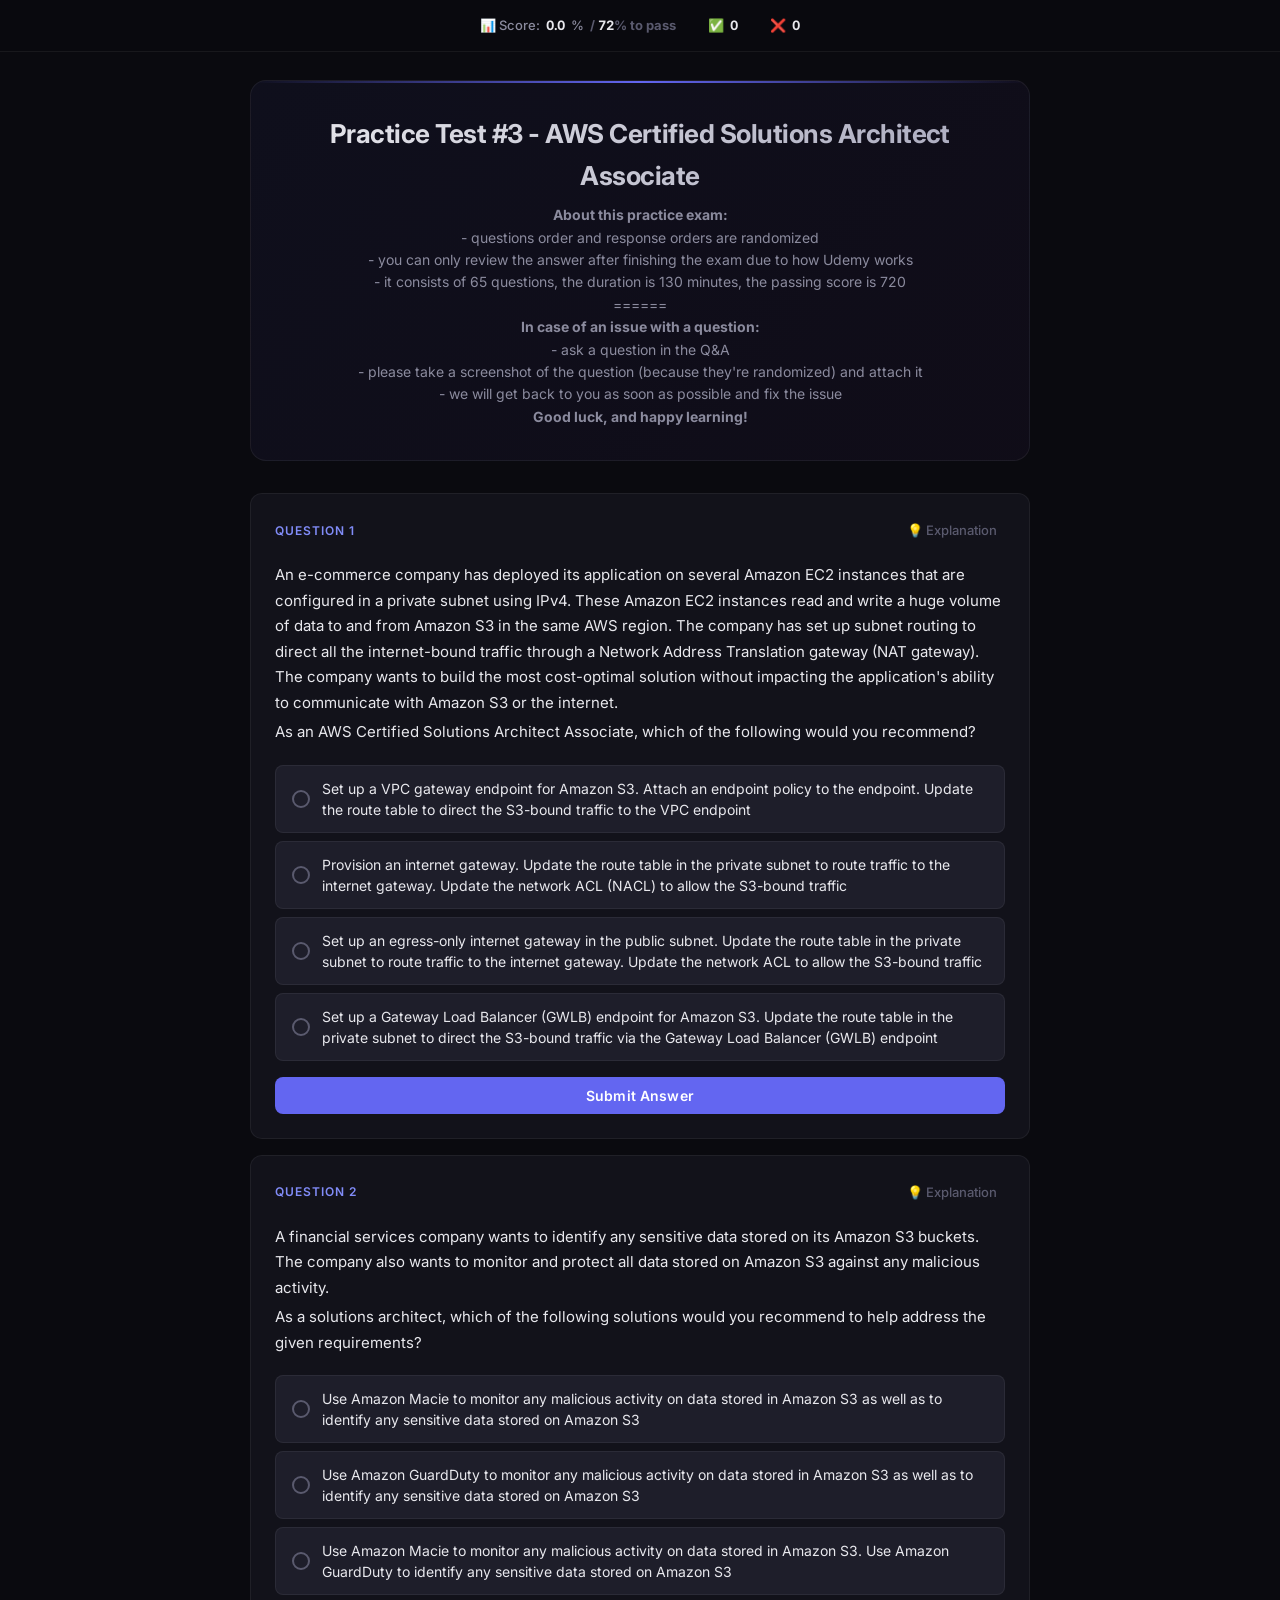
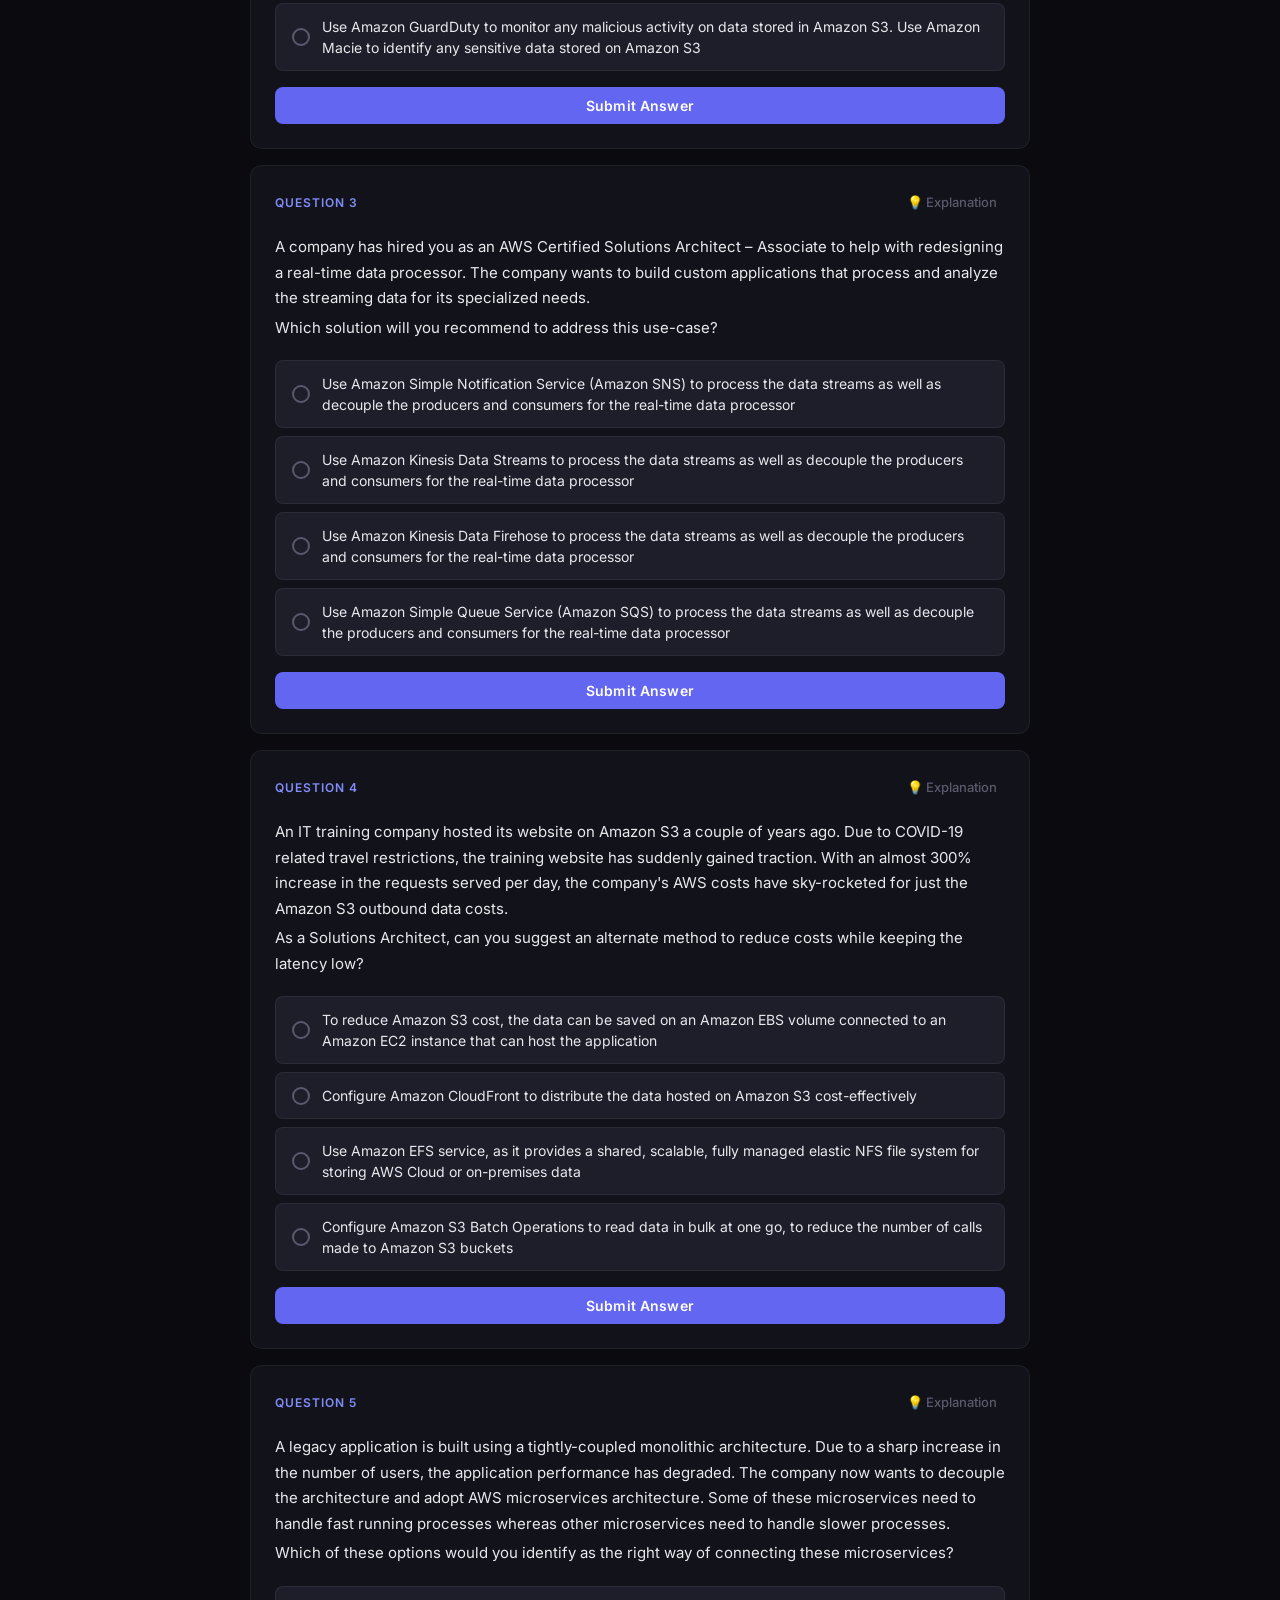
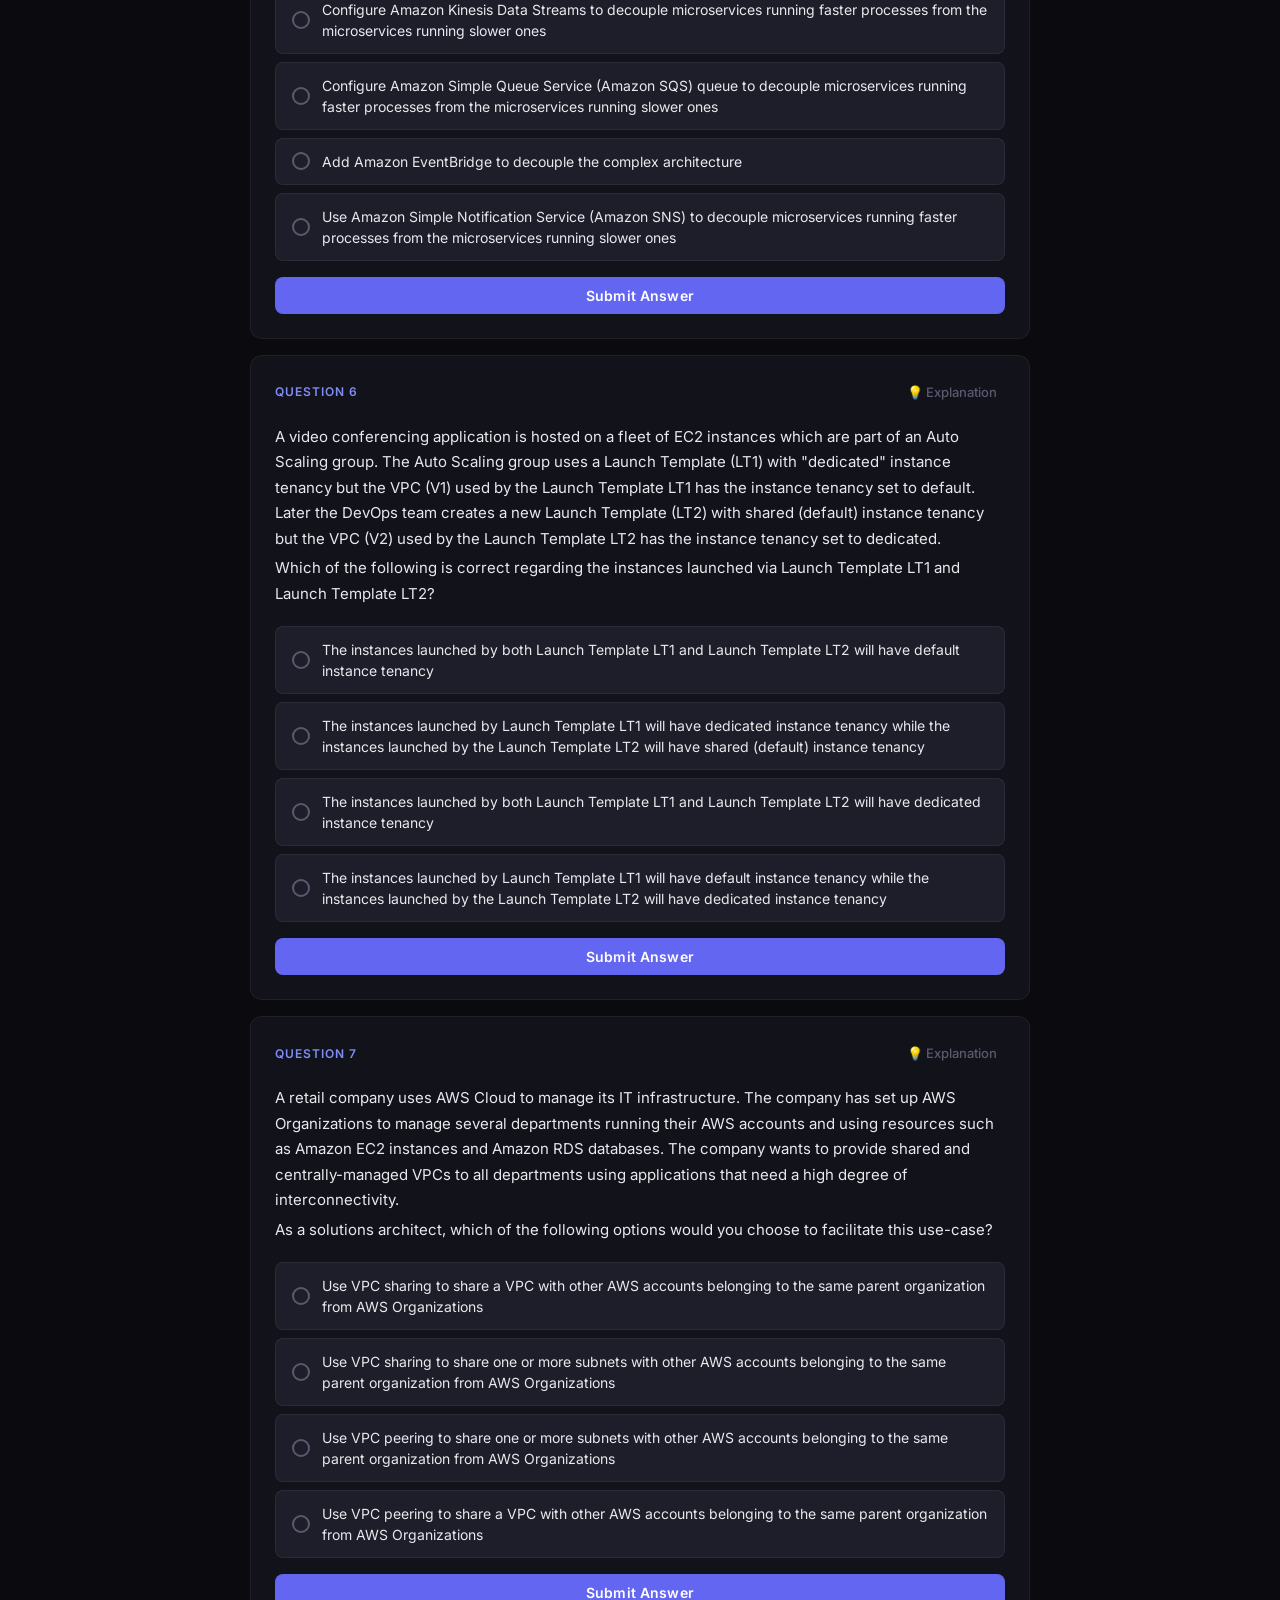
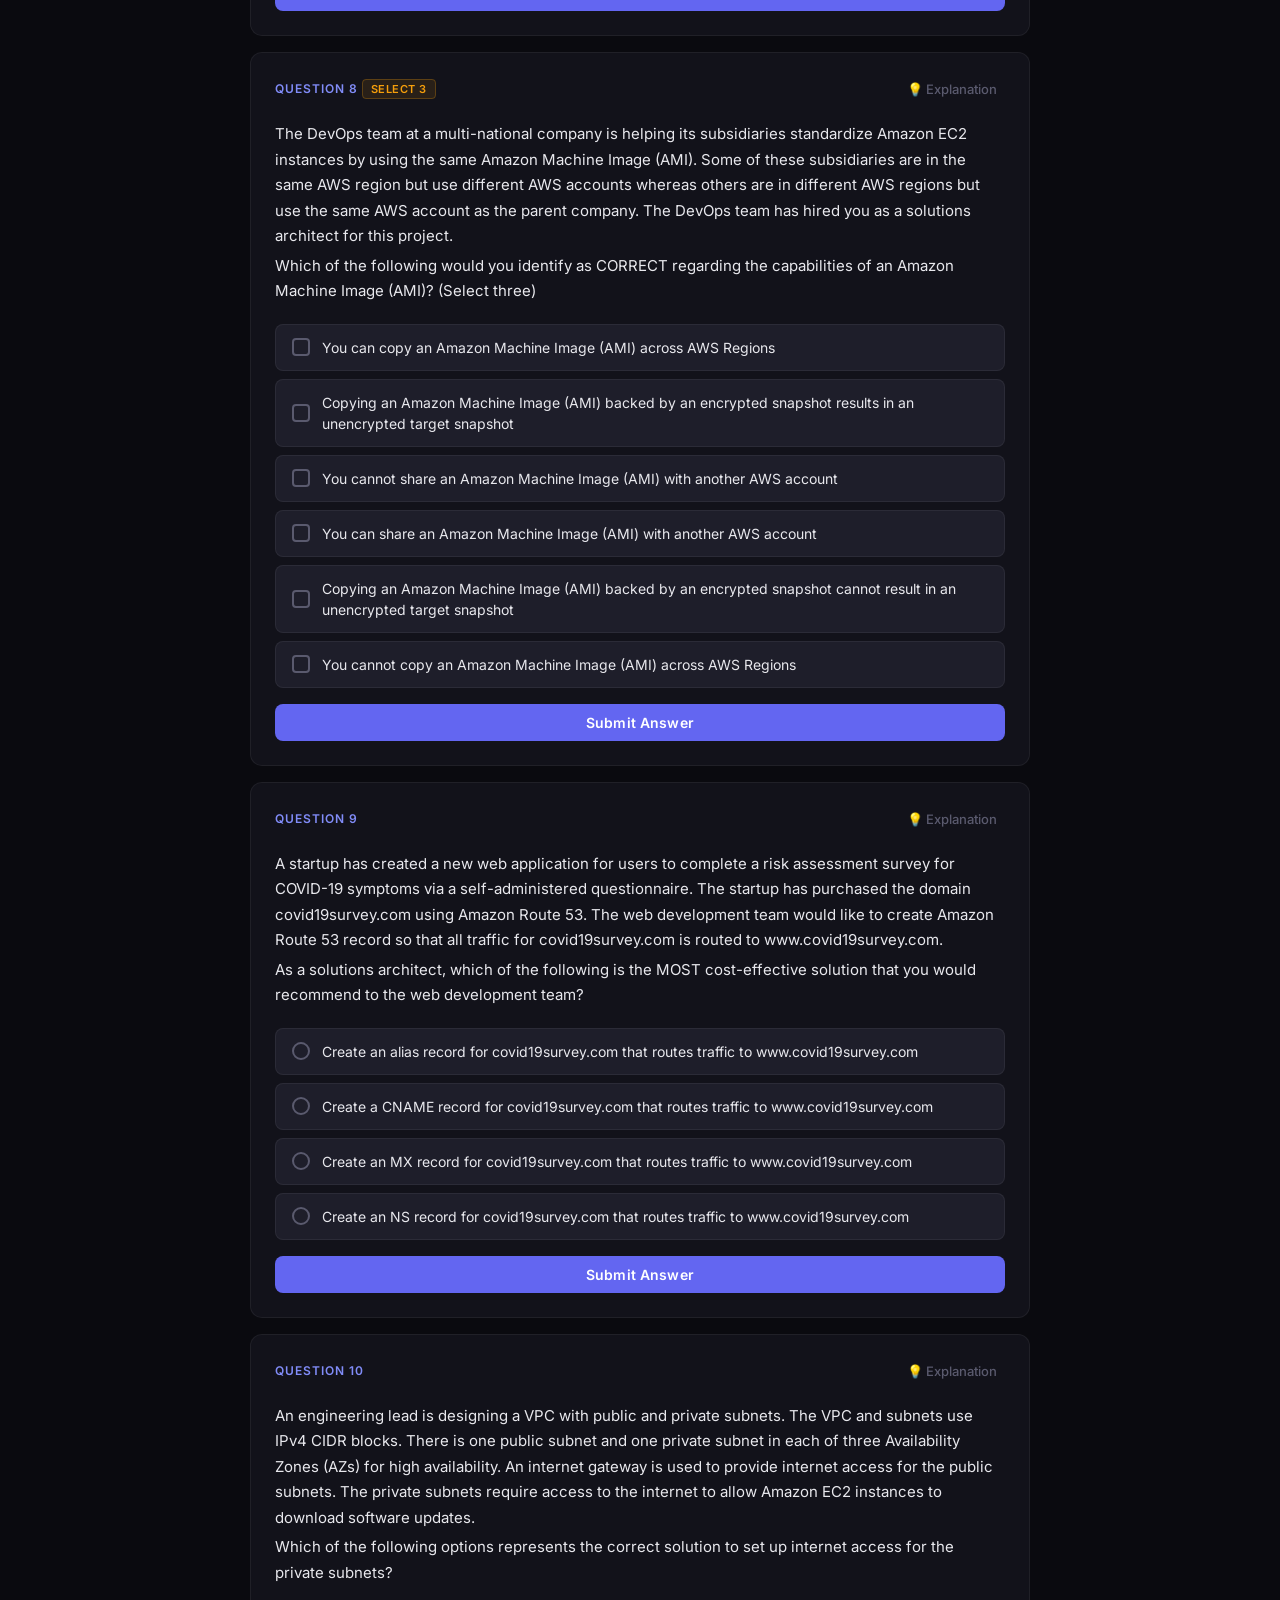
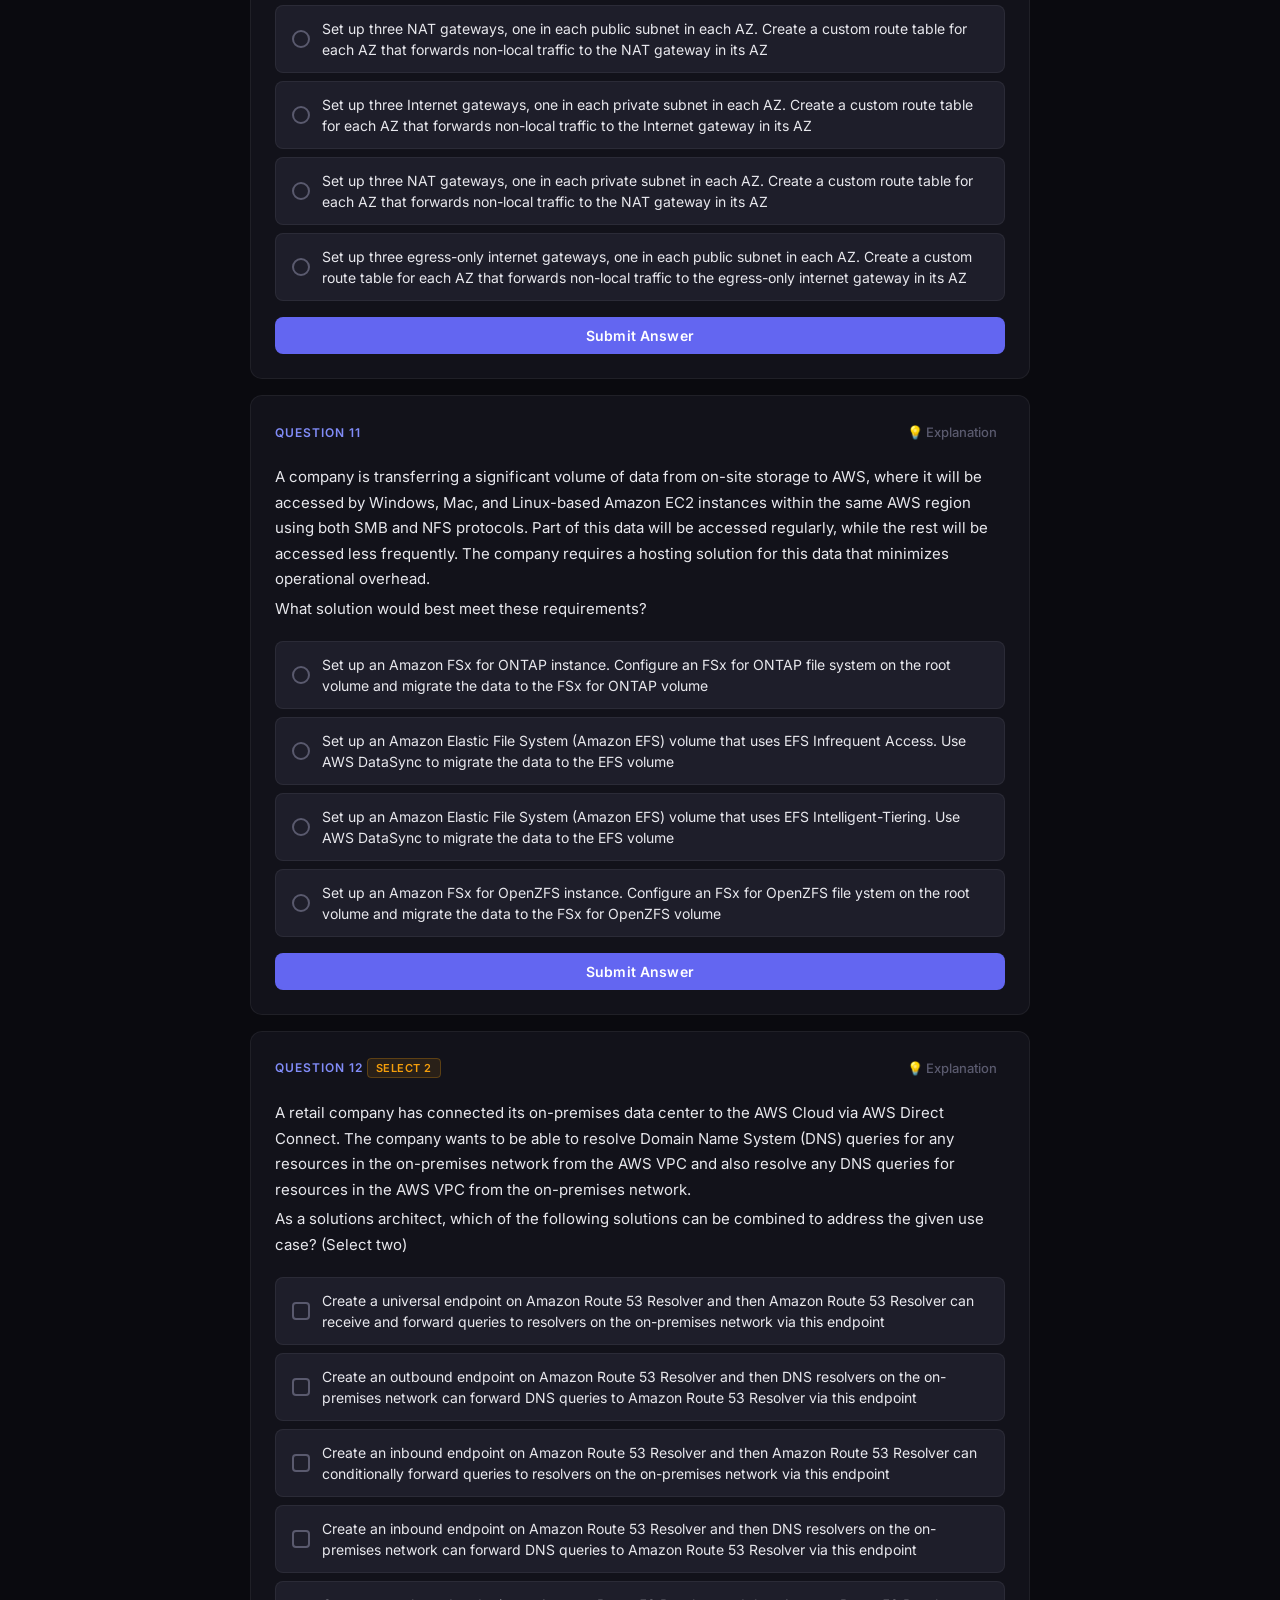
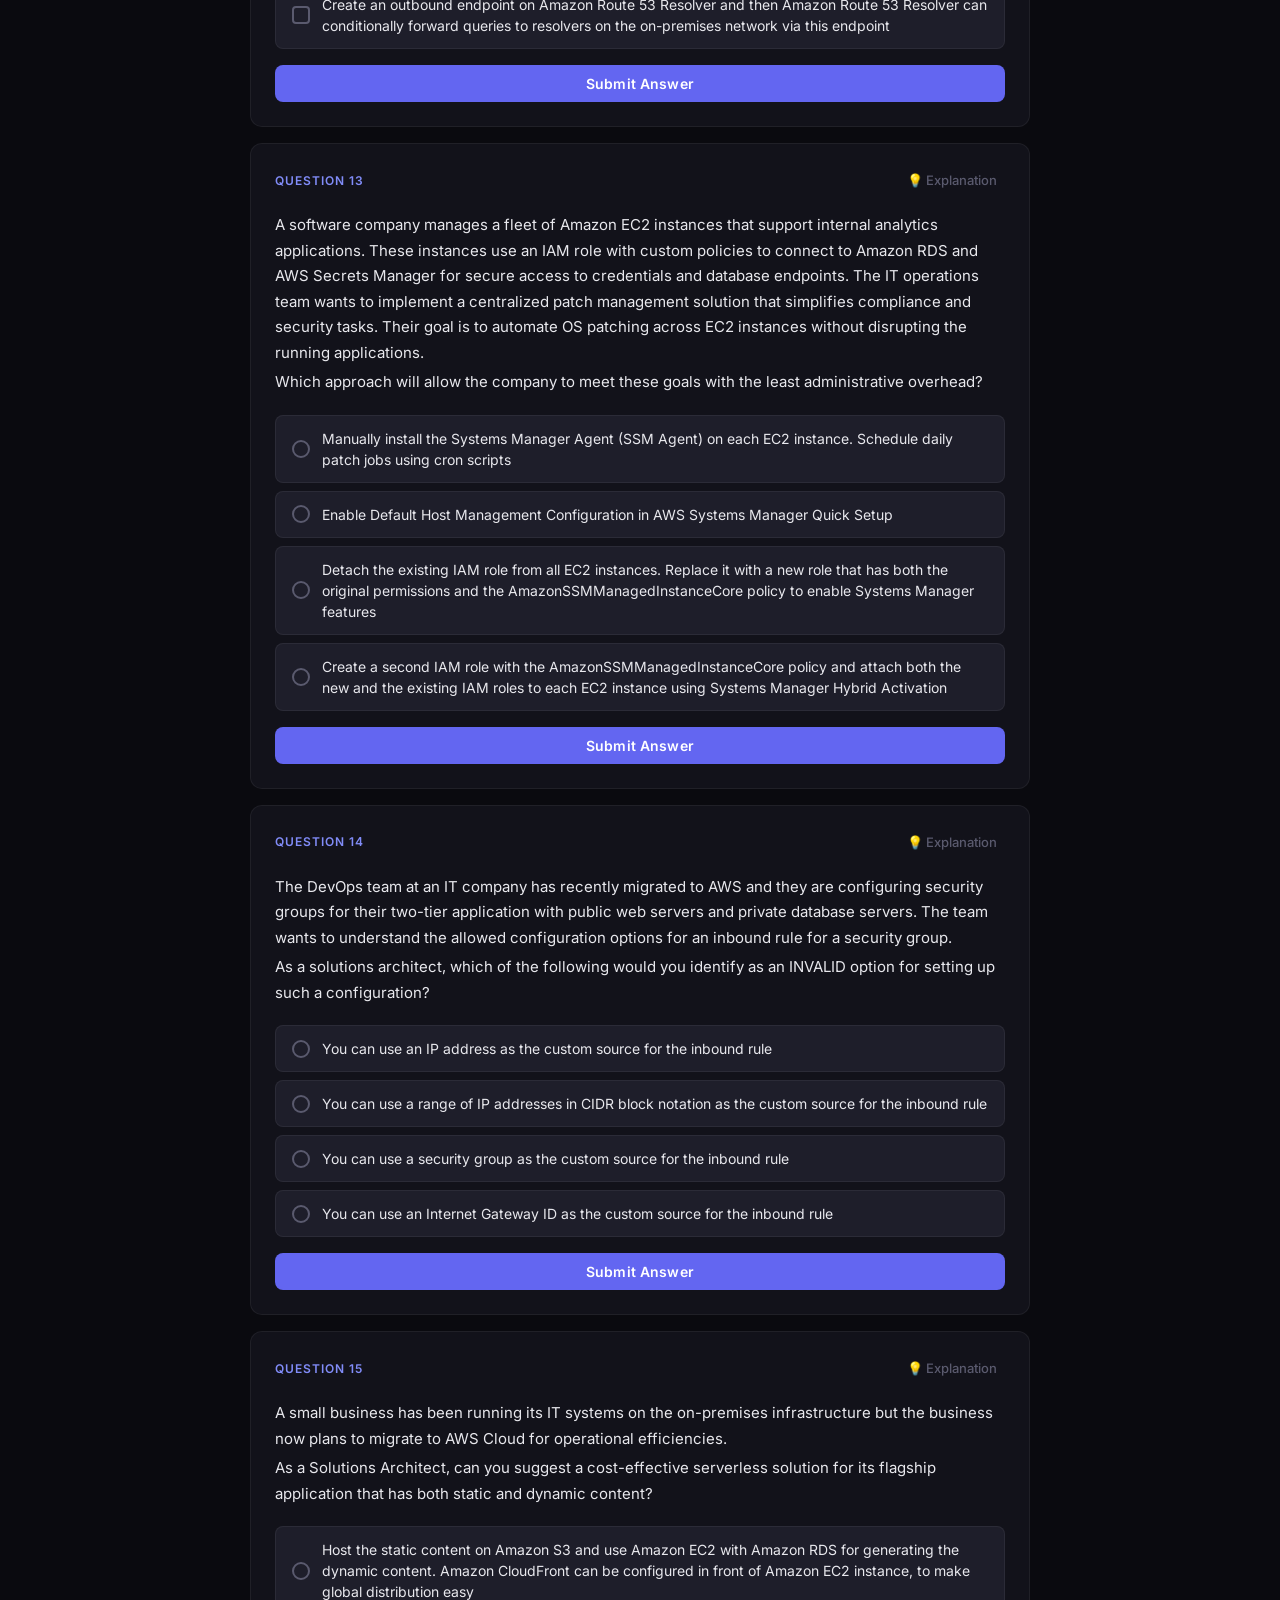
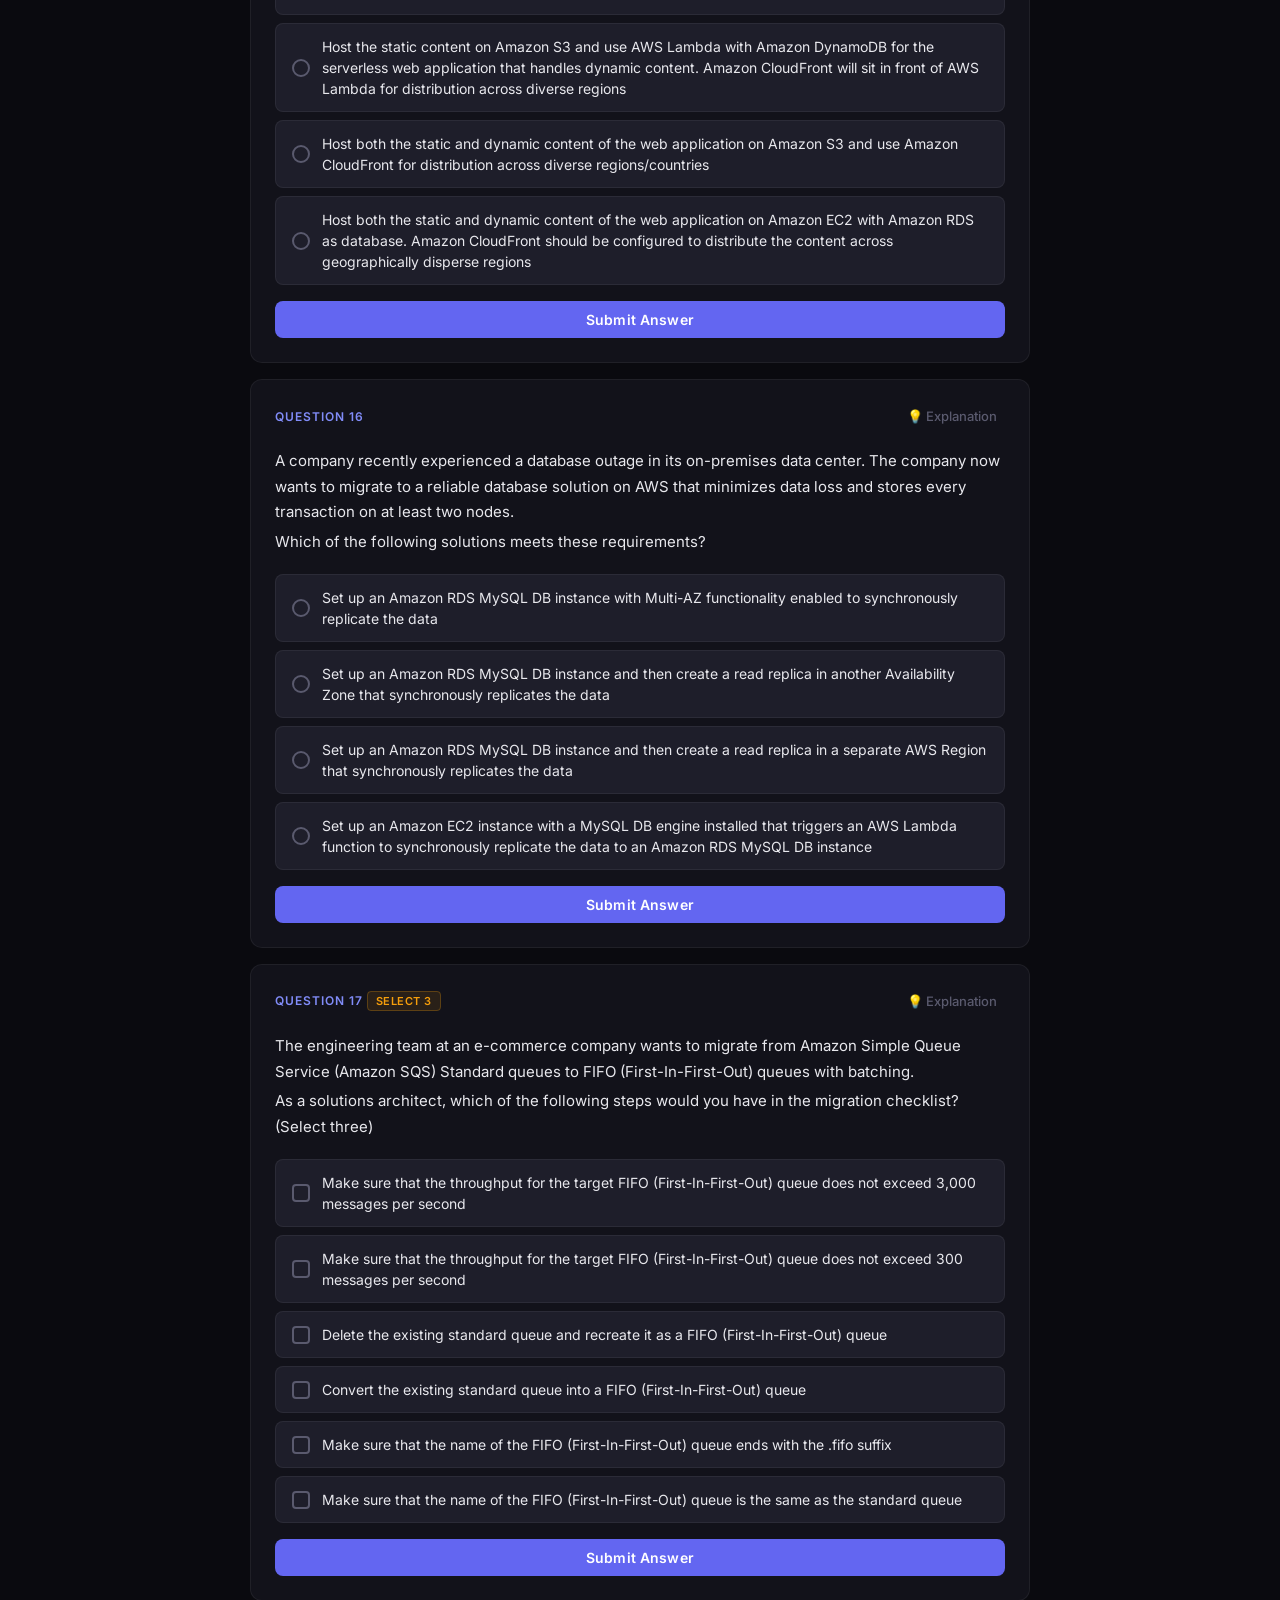
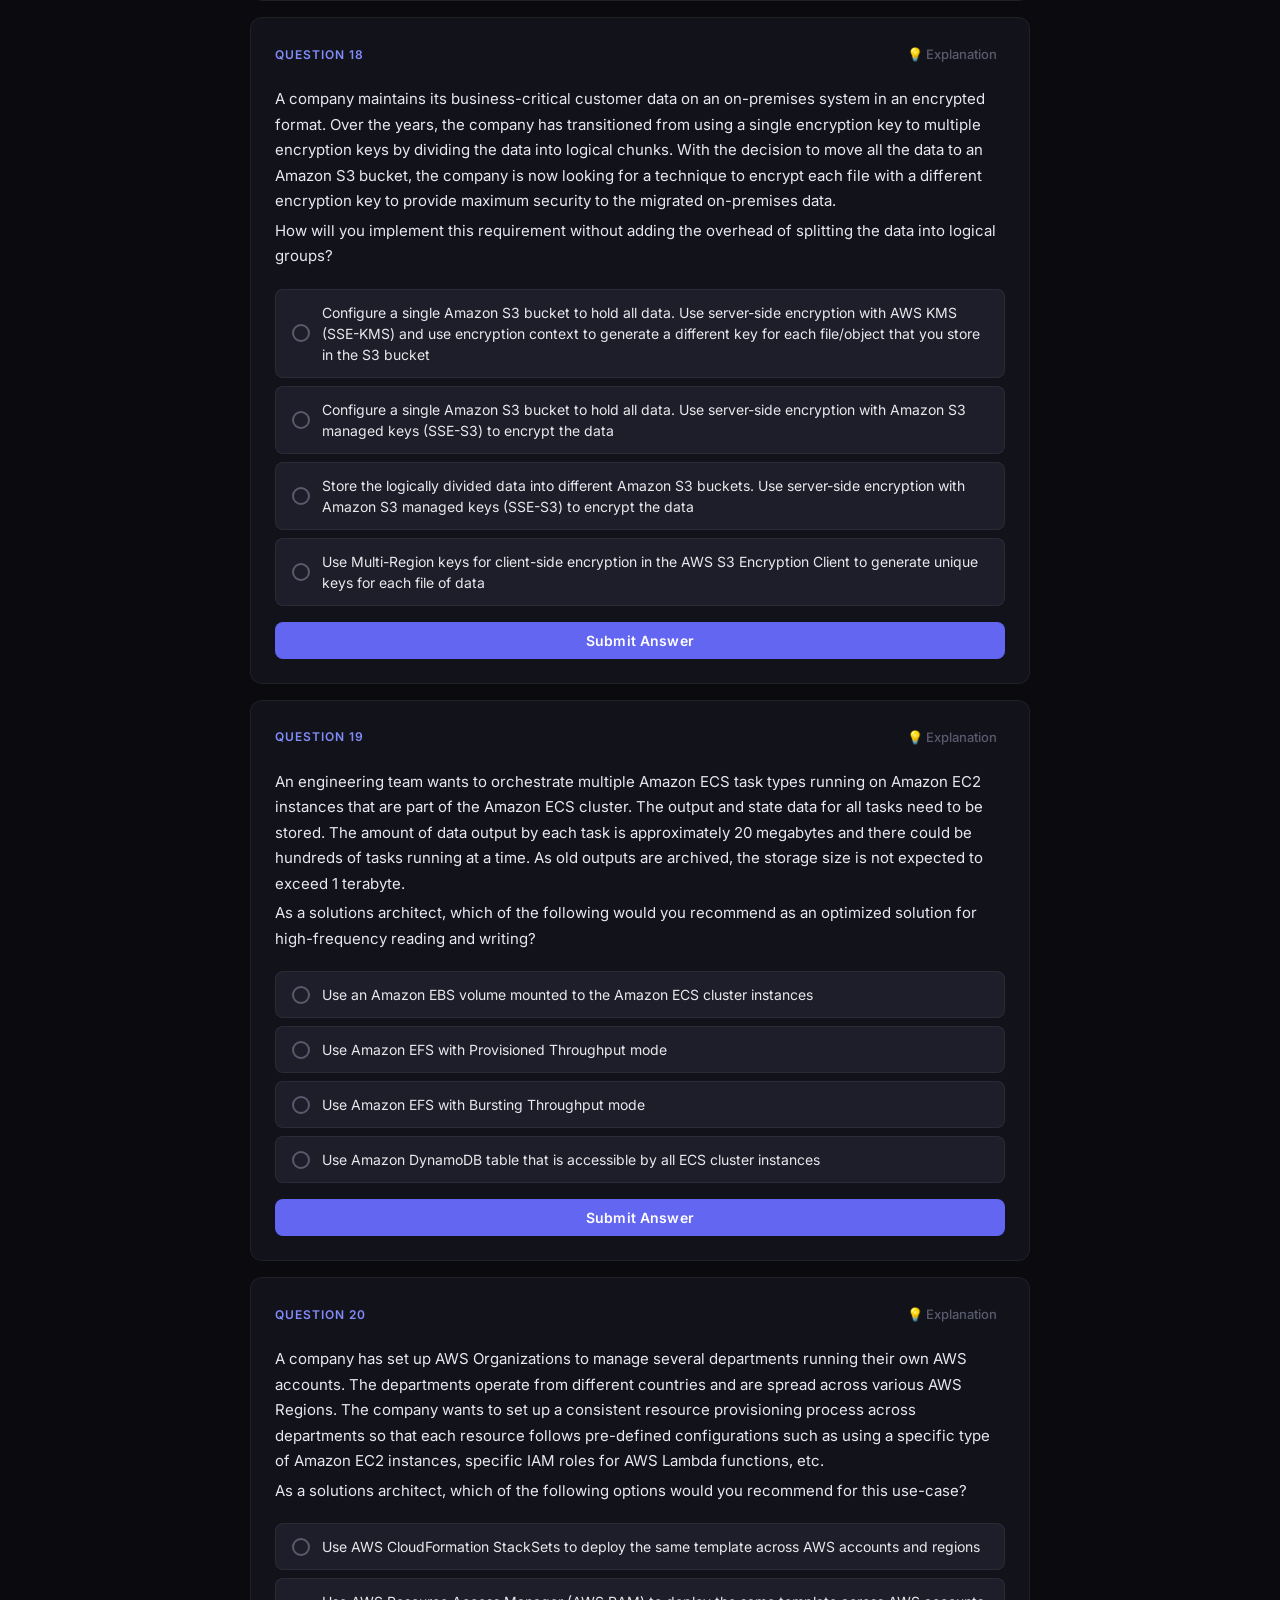
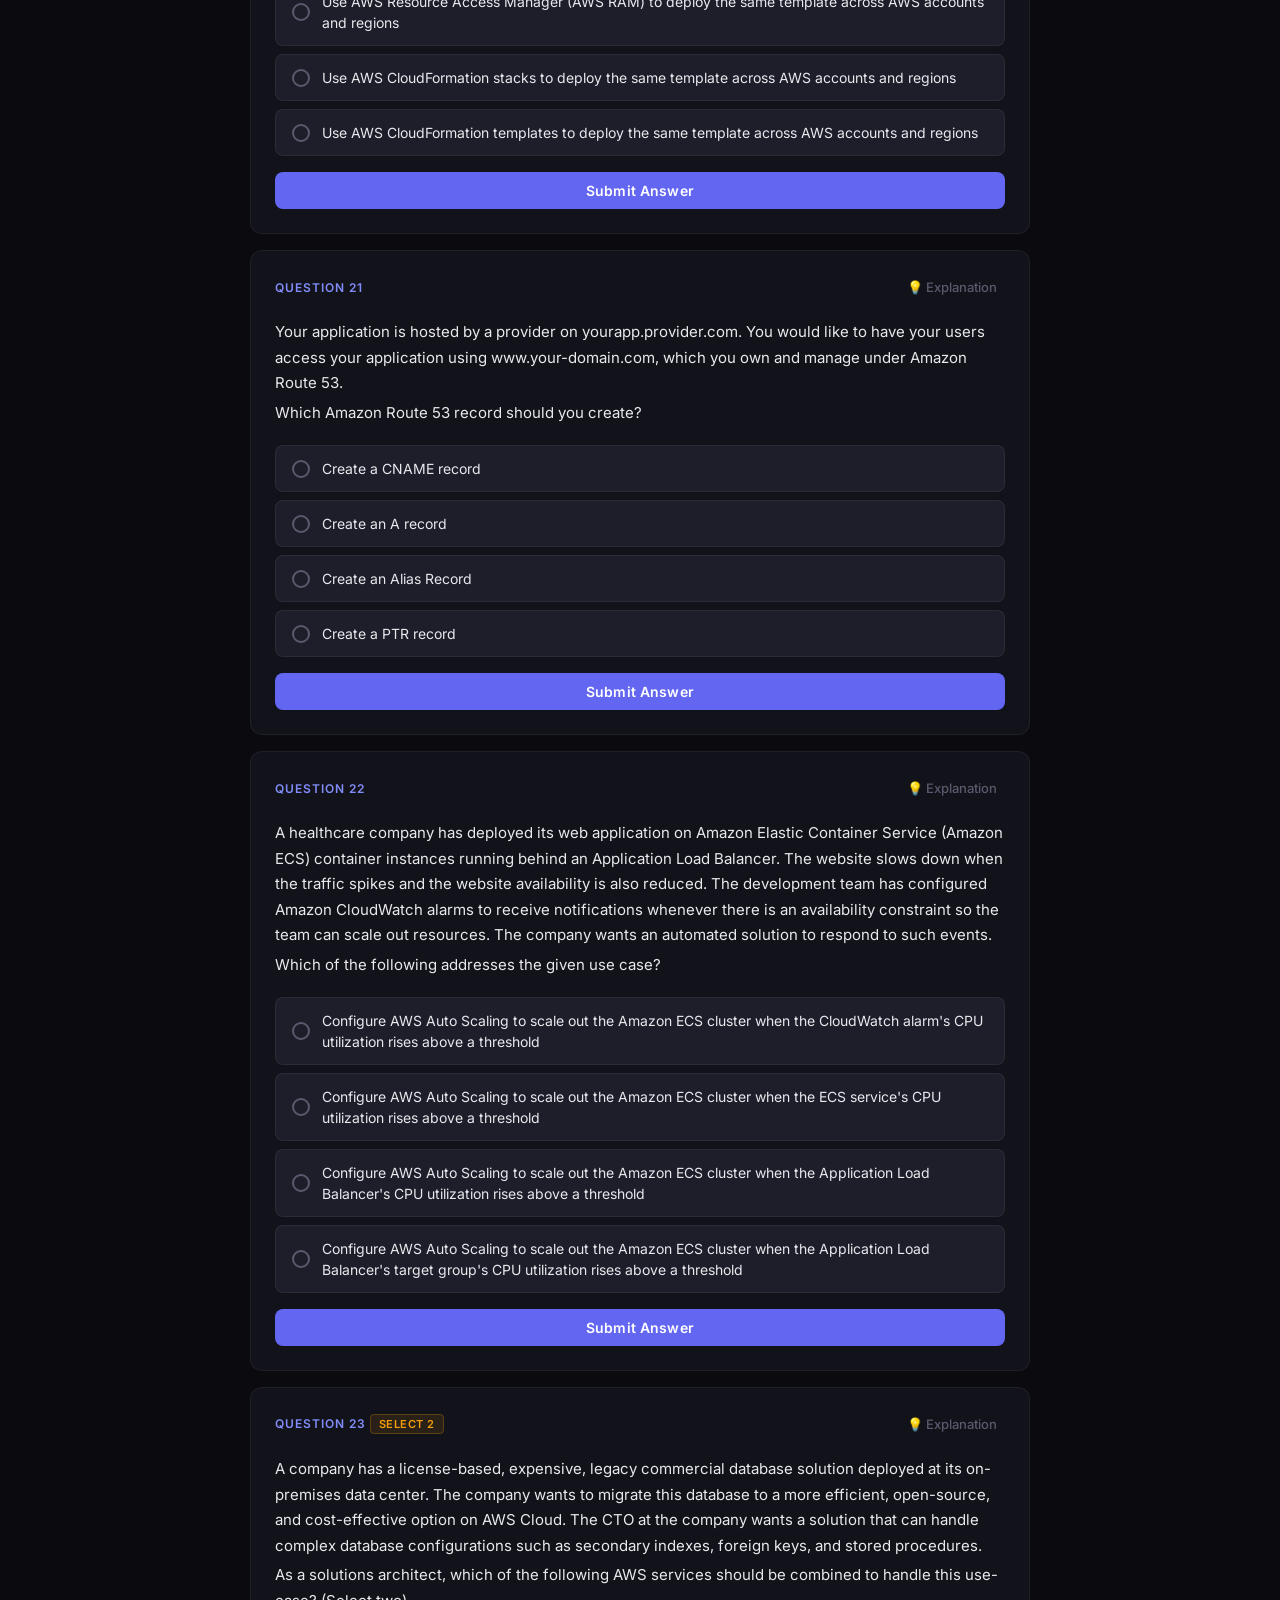
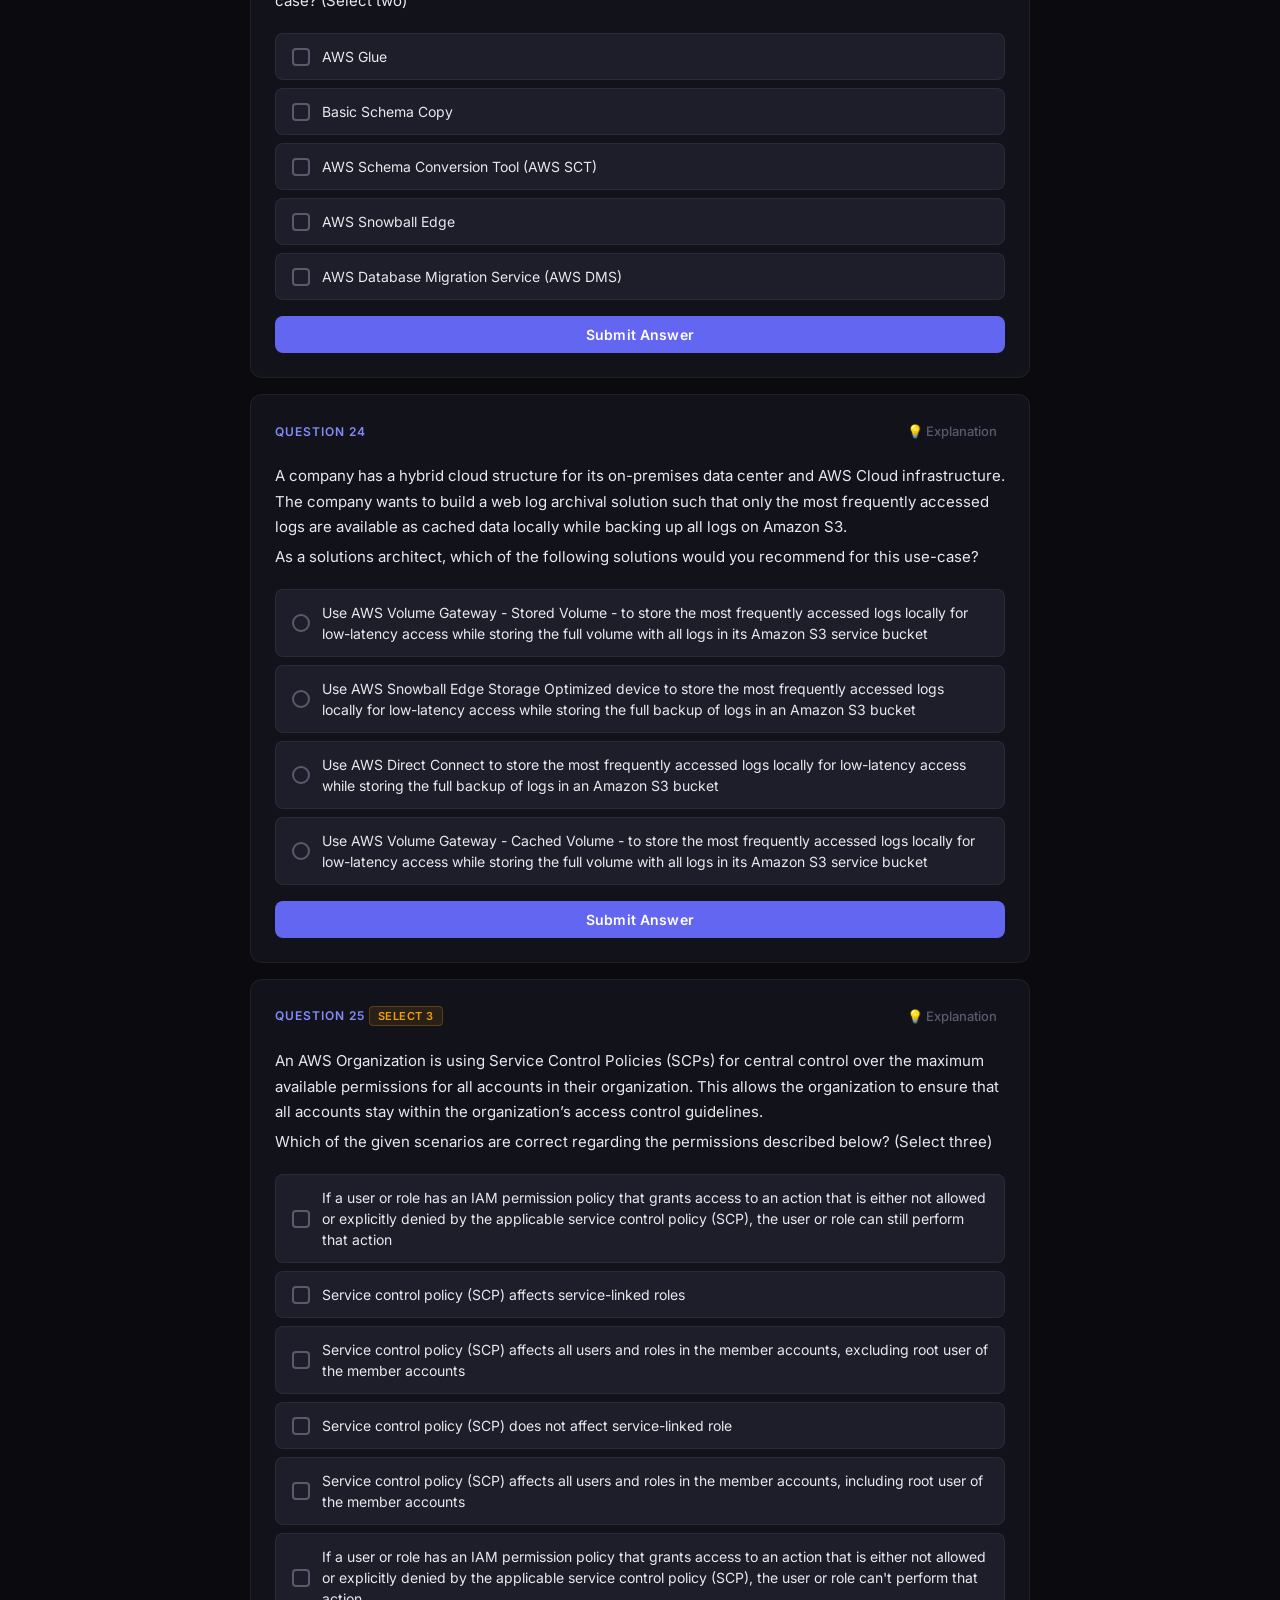
<file: 01 - Practice Test #1 - AWS Certified Solutions Architect Associate-20261120T074631Z-1-001/01 - Practice Test #1 - AWS Certified Solutions Architect Associate/Quiz 3 - Practice Test #3 - AWS Certified Solutions Architect Associate.html>
<!DOCTYPE html>
<html lang="en">

<head>
    <meta charset="UTF-8" />
    <meta http-equiv="X-UA-Compatible" content="IE=edge" />
    <meta name="viewport" content="width=device-width, initial-scale=1.0" />
    <title>Quiz</title>
    <link rel="preconnect" href="https://fonts.googleapis.com">
    <link rel="preconnect" href="https://fonts.gstatic.com" crossorigin>
    <link href="https://fonts.googleapis.com/css2?family=Inter:wght@400;500;600;700&display=swap" rel="stylesheet">
    <style>
        *,
        *::before,
        *::after {
            margin: 0;
            padding: 0;
            box-sizing: border-box;
        }

        :root {
            --bg-primary: #0a0a0f;
            --bg-card: #12121a;
            --bg-card-hover: #1a1a25;
            --bg-input: #1e1e2a;
            --border: rgba(255, 255, 255, 0.06);
            --border-hover: rgba(255, 255, 255, 0.12);
            --text-primary: #e8e8ed;
            --text-secondary: #8b8b9e;
            --text-muted: #5a5a6e;
            --accent: #6366f1;
            --accent-glow: rgba(99, 102, 241, 0.15);
            --accent-light: #818cf8;
            --success: #10b981;
            --success-bg: rgba(16, 185, 129, 0.08);
            --success-border: rgba(16, 185, 129, 0.3);
            --danger: #ef4444;
            --danger-bg: rgba(239, 68, 68, 0.08);
            --danger-border: rgba(239, 68, 68, 0.3);
            --warning: #f59e0b;
            --radius: 12px;
            --radius-sm: 8px;
            --max-width: 820px;
            --transition: 0.2s cubic-bezier(0.4, 0, 0.2, 1);
        }

        body {
            font-family: 'Inter', system-ui, -apple-system, sans-serif;
            background-color: var(--bg-primary);
            color: var(--text-primary);
            font-size: 15px;
            line-height: 1.6;
            min-height: 100vh;
            -webkit-font-smoothing: antialiased;
        }

        main {
            max-width: var(--max-width);
            margin: 0 auto;
            padding: 80px 20px 40px;
        }

        /* ── Score Bar ── */
        #score-stats-container {
            position: fixed;
            z-index: 100;
            top: 0;
            left: 0;
            right: 0;
            height: 52px;
            background: rgba(10, 10, 15, 0.85);
            backdrop-filter: blur(20px) saturate(180%);
            -webkit-backdrop-filter: blur(20px) saturate(180%);
            border-bottom: 1px solid var(--border);
            display: flex;
            align-items: center;
            justify-content: center;
            gap: 32px;
            font-size: 13px;
            font-weight: 500;
            color: var(--text-secondary);
            padding: 0 24px;
        }

        #score-stats-container>div {
            display: flex;
            align-items: center;
            gap: 6px;
        }

        #score-stats-container span {
            font-weight: 700;
            color: var(--text-primary);
            font-variant-numeric: tabular-nums;
        }

        #current-score {
            color: var(--accent-light);
        }

        #correct-answers {
            color: var(--success);
        }

        #wrong-answers {
            color: var(--danger);
        }

        /* ── Quiz Meta ── */
        #quiz-meta-container {
            text-align: center;
            margin-bottom: 32px;
            padding: 32px 24px;
            background: linear-gradient(135deg, rgba(99, 102, 241, 0.06), rgba(168, 85, 247, 0.04));
            border: 1px solid var(--border);
            border-radius: 16px;
            position: relative;
            overflow: hidden;
        }

        #quiz-meta-container::before {
            content: '';
            position: absolute;
            top: 0;
            left: 0;
            right: 0;
            height: 2px;
            background: linear-gradient(90deg, transparent, var(--accent), transparent);
        }

        #quiz-title {
            font-size: 26px;
            font-weight: 700;
            letter-spacing: -0.02em;
            margin-bottom: 8px;
            background: linear-gradient(135deg, #e8e8ed, #a5a5ba);
            -webkit-background-clip: text;
            -webkit-text-fill-color: transparent;
            background-clip: text;
        }

        #quiz-description {
            color: var(--text-secondary);
            font-size: 14px;
            max-width: 600px;
            margin: 0 auto;
        }

        /* ── Quiz Container ── */
        #quiz-container {
            display: flex;
            flex-direction: column;
            gap: 16px;
        }

        /* ── Question Card ── */
        .single-question-container {
            background: var(--bg-card);
            border: 1px solid var(--border);
            border-radius: var(--radius);
            padding: 24px;
            display: flex;
            flex-direction: column;
            gap: 16px;
            transition: border-color var(--transition);
            overflow: hidden;
        }

        .single-question-container:hover {
            border-color: var(--border-hover);
        }

        .question-header {
            display: flex;
            align-items: center;
            justify-content: space-between;
        }

        .question-number {
            font-size: 12px;
            font-weight: 600;
            text-transform: uppercase;
            letter-spacing: 0.08em;
            color: var(--accent-light);
        }

        .question-text {
            font-size: 15px;
            line-height: 1.7;
            color: var(--text-primary);
            overflow-wrap: break-word;
            word-break: break-word;
        }

        .question-text p {
            margin: 4px 0;
        }

        /* Images inside questions (Udemy embeds screenshots in prompt HTML) */
        .question-text img {
            max-width: 100%;
            height: auto;
            border-radius: var(--radius-sm);
            margin: 12px 0;
            display: block;
            border: 1px solid var(--border);
        }

        /* Also constrain images in option labels */
        .question-lable img,
        .question-lable label img {
            max-width: 100%;
            height: auto;
            border-radius: 4px;
            vertical-align: middle;
        }

        
        /* -- Inline Code and Pre blocks -- */
        code {
            background: rgba(99, 102, 241, 0.12);
            color: var(--accent-light);
            padding: 2px 6px;
            border-radius: 4px;
            font-size: 0.9em;
            font-family: 'Consolas', 'Monaco', 'Courier New', monospace;
        }

        pre {
            background: var(--bg-input);
            border: 1px solid var(--border);
            border-radius: var(--radius-sm);
            padding: 12px 16px;
            overflow-x: auto;
            font-size: 13px;
            line-height: 1.6;
            margin: 8px 0;
            font-family: 'Consolas', 'Monaco', 'Courier New', monospace;
        }

        pre code {
            background: none;
            padding: 0;
            color: var(--text-primary);
        }

        /* ── Options ── */
        .options-container {
            display: flex;
            flex-direction: column;
            gap: 8px;
        }

        .question-lable {
            display: flex;
            align-items: center;
            gap: 12px;
            cursor: pointer;
            padding: 12px 16px;
            border-radius: var(--radius-sm);
            border: 1px solid var(--border);
            background: var(--bg-input);
            transition: all var(--transition);
        }

        .question-lable:hover {
            border-color: var(--border-hover);
            background: var(--bg-card-hover);
        }

        .question-lable label {
            cursor: pointer;
            flex: 1;
            font-size: 14px;
            line-height: 1.5;
            color: var(--text-primary);
        }

        /* Normalize p tags inside labels (Udemy wraps answers in <p>) */
        .question-lable label p {
            margin: 0;
            display: inline;
        }

        /* Custom Radio */
        input[type="radio"] {
            -webkit-appearance: none;
            appearance: none;
            width: 18px;
            height: 18px;
            border: 2px solid var(--text-muted);
            border-radius: 50%;
            cursor: pointer;
            position: relative;
            flex-shrink: 0;
            transition: all var(--transition);
        }

        input[type="radio"]:checked {
            border-color: var(--accent);
            background: var(--accent);
            box-shadow: inset 0 0 0 3px var(--bg-input);
        }

        input[type="radio"]:hover {
            border-color: var(--accent-light);
        }

        /* Custom Checkbox (multi-answer) */
        input[type="checkbox"] {
            -webkit-appearance: none;
            appearance: none;
            width: 18px;
            height: 18px;
            border: 2px solid var(--text-muted);
            border-radius: 4px;
            cursor: pointer;
            position: relative;
            flex-shrink: 0;
            transition: all var(--transition);
        }

        input[type="checkbox"]:checked {
            border-color: var(--accent);
            background: var(--accent);
        }

        input[type="checkbox"]:checked::after {
            content: '✓';
            position: absolute;
            top: 50%;
            left: 50%;
            transform: translate(-50%, -50%);
            color: #fff;
            font-size: 12px;
            font-weight: 700;
            line-height: 1;
        }

        input[type="checkbox"]:hover {
            border-color: var(--accent-light);
        }

        /* Multi-answer hint badge */
        .multi-answer-hint {
            font-size: 11px;
            font-weight: 600;
            text-transform: uppercase;
            letter-spacing: 0.05em;
            color: var(--warning);
            background: rgba(245, 158, 11, 0.1);
            border: 1px solid rgba(245, 158, 11, 0.25);
            padding: 2px 8px;
            border-radius: 4px;
            white-space: nowrap;
        }

        /* ── Answer States ── */
        .correct-answer .question-lable,
        .correct-answer.question-lable {
            border-color: var(--success-border) !important;
            background: var(--success-bg) !important;
        }

        .correct-answer input[type="radio"],
        .correct-answer input[type="checkbox"] {
            border-color: var(--success) !important;
            background: var(--success) !important;
            box-shadow: inset 0 0 0 3px var(--success-bg) !important;
        }

        .incorrect-answer .question-lable,
        .incorrect-answer.question-lable {
            border-color: var(--danger-border) !important;
            background: var(--danger-bg) !important;
        }

        .incorrect-answer input[type="radio"],
        .incorrect-answer input[type="checkbox"] {
            border-color: var(--danger) !important;
            background: var(--danger) !important;
            box-shadow: inset 0 0 0 3px var(--danger-bg) !important;
        }

        /* ── Buttons ── */
        button {
            -webkit-tap-highlight-color: transparent;
            outline: none;
            cursor: pointer;
            font-family: inherit;
        }

        .button {
            background: var(--accent);
            border: none;
            color: #fff;
            font-size: 14px;
            font-weight: 600;
            padding: 10px 24px;
            border-radius: var(--radius-sm);
            flex-grow: 1;
            transition: all var(--transition);
            letter-spacing: 0.01em;
        }

        .button:hover {
            background: var(--accent-light);
            transform: translateY(-1px);
            box-shadow: 0 4px 12px var(--accent-glow);
        }

        .button:active {
            transform: translateY(0);
        }

        .explanation-btn {
            border: none;
            background: transparent;
            color: var(--text-muted);
            font-size: 13px;
            font-weight: 500;
            padding: 4px 8px;
            border-radius: 6px;
            transition: all var(--transition);
        }

        .explanation-btn:hover {
            color: var(--accent-light);
            background: var(--accent-glow);
        }

        /* ── Modal ── */
        dialog {
            position: fixed;
            border: 1px solid var(--border);
            background: var(--bg-card);
            color: var(--text-primary);
            padding: 0;
            border-radius: 16px;
            width: min(90vw, 640px);
            max-height: 80vh;
            overflow: hidden;
            top: 50%;
            left: 50%;
            transform: translate(-50%, -50%);
            box-shadow: 0 24px 80px rgba(0, 0, 0, 0.6);
        }

        dialog::backdrop {
            background: rgba(0, 0, 0, 0.6);
            backdrop-filter: blur(4px);
        }

        #modal-content {
            padding: 28px;
            line-height: 1.7;
            font-size: 14px;
            overflow-y: auto;
            max-height: 80vh;
        }

        #modal-content img {
            max-width: 100%;
            height: auto;
            border-radius: 8px;
            margin: 12px 0;
        }

        #modal-content p {
            color: var(--text-secondary);
        }

        .modal-close {
            position: absolute;
            top: 12px;
            right: 12px;
            width: 32px;
            height: 32px;
            border-radius: 8px;
            border: 1px solid var(--border);
            background: var(--bg-input);
            color: var(--text-secondary);
            display: flex;
            align-items: center;
            justify-content: center;
            font-size: 18px;
            transition: all var(--transition);
        }

        .modal-close:hover {
            background: var(--danger-bg);
            border-color: var(--danger-border);
            color: var(--danger);
        }

        /* ── Responsive ── */
        @media (max-width: 768px) {
            main {
                padding: 68px 16px 24px;
            }

            .single-question-container {
                padding: 20px;
                border-radius: var(--radius-sm);
            }

            #quiz-meta-container {
                padding: 24px 16px;
                border-radius: var(--radius-sm);
            }

            #quiz-title {
                font-size: 20px;
            }

            #score-stats-container {
                gap: 16px;
                font-size: 12px;
                height: 46px;
                padding: 0 12px;
            }

            .question-lable {
                padding: 10px 12px;
            }

            .question-text {
                font-size: 14px;
            }

            .question-lable label {
                font-size: 13px;
            }

            .question-header {
                flex-wrap: wrap;
                gap: 8px;
            }

            pre {
                font-size: 12px;
                padding: 10px 12px;
            }

            dialog {
                width: min(95vw, 640px);
                max-height: 85vh;
            }

            #modal-content {
                padding: 20px;
            }
        }

        @media (max-width: 420px) {
            main {
                padding: 60px 8px 16px;
            }

            .single-question-container {
                padding: 14px;
                gap: 12px;
            }

            #quiz-meta-container {
                padding: 18px 12px;
                margin-bottom: 20px;
            }

            #quiz-title {
                font-size: 18px;
            }

            #score-stats-container {
                gap: 10px;
                font-size: 11px;
                height: 40px;
            }

            .question-number {
                font-size: 11px;
            }

            .multi-answer-hint {
                font-size: 10px;
                padding: 1px 6px;
            }

            .question-text {
                font-size: 13px;
                line-height: 1.6;
            }

            .question-lable {
                padding: 10px;
                gap: 10px;
            }

            .question-lable label {
                font-size: 12.5px;
            }

            input[type="radio"],
            input[type="checkbox"] {
                width: 20px;
                height: 20px;
            }

            .button {
                padding: 12px 20px;
                font-size: 14px;
            }

            .explanation-btn {
                font-size: 12px;
            }

            pre {
                font-size: 11px;
                padding: 8px 10px;
            }

            dialog {
                width: 98vw;
                border-radius: 12px;
            }

            #modal-content {
                padding: 16px;
                font-size: 13px;
            }

            .modal-close {
                width: 28px;
                height: 28px;
                font-size: 16px;
            }
        }

        /* ── Site Footer ── */
        .site-footer {
            text-align: center;
            margin-top: 48px;
            padding: 20px 24px;
            position: relative;
            font-size: 13px;
            color: var(--text-muted);
        }

        .site-footer::before {
            content: '';
            position: absolute;
            top: 0;
            left: 50%;
            transform: translateX(-50%);
            width: 120px;
            height: 1px;
            background: linear-gradient(90deg, transparent, var(--accent), transparent);
        }

        .site-footer a {
            color: var(--accent-light);
            text-decoration: none;
            font-weight: 500;
            transition: all var(--transition);
            padding: 2px 6px;
            border-radius: 4px;
        }

        .site-footer a:hover {
            color: #fff;
            background: rgba(99, 102, 241, 0.15);
        }

        @media print {
            #score-stats-container {
                display: none;
            }

            body {
                background: #fff;
                color: #000;
            }

            .single-question-container {
                border: 1px solid #ddd;
            }

            .question-lable {
                border: 1px solid #ddd;
                background: #f9f9f9;
            }

            input[type="radio"],
            input[type="checkbox"] {
                border-color: #999;
            }

            .site-footer {
                color: #999;
            }

            .site-footer a {
                color: #6366f1;
            }

            .site-footer::before {
                background: #ddd;
            }
        }
    </style>
</head>

<body onload="main()">
    <main>
        <section id="quiz-meta-container">
            <h1 id="quiz-title"></h1>
            <p id="quiz-description"></p>
        </section>

        <section id="score-stats-container">
            <div>
                📊 Score: <span id="current-score">0</span>%
                <span style="color: var(--text-muted)">/ <span id="pass-percent">0</span>% to pass</span>
            </div>
            <div>✅ <span id="correct-answers">0</span></div>
            <div>❌ <span id="wrong-answers">0</span></div>
        </section>

        <section id="quiz-container"></section>

        <footer class="site-footer">
            Nguồn: <a href="https://tainguyensieure.com" target="_blank">tainguyensieure.com</a>
        </footer>

        <dialog id="modal" class="modal-container">
            <button class="modal-close" onclick="document.getElementById('modal').close()">✕</button>
            <div id="modal-content">
                <p id="modal-text"></p>
            </div>
        </dialog>
    </main>

    <script>
        const quizData = {"quiz_id": 4899704, "quiz_description": "<p><strong>About this practice exam:</strong><br>- questions order and response orders are randomized<br>- you can only review the answer after finishing the exam&nbsp;due to how Udemy works<br>- it consists of 65 questions, the duration is 130 minutes, the passing score is 720</p><p>======</p><p><strong>In case of an issue with a question:</strong><br>- ask a question in the Q&amp;A<br>- please take a screenshot of the question (because they're randomized) and attach it <br>- we will get back to you as soon as possible and fix the issue </p><p><strong>Good luck, and happy learning! </strong></p>", "quiz_title": "Practice Test #3 - AWS Certified Solutions Architect Associate", "pass_percent": 72, "questions": [{"_class": "assessment", "id": 147942833, "assessment_type": "multiple-choice", "prompt": {"question": "<p>A financial services company wants to identify any sensitive data stored on its Amazon S3 buckets. The company also wants to monitor and protect all data stored on Amazon S3 against any malicious activity.</p>\n\n<p>As a solutions architect, which of the following solutions would you recommend to help address the given requirements?</p>\n", "relatedLectureIds": "", "feedbacks": ["", "", "", ""], "explanation": "<p>Correct option:</p>\n\n<p><strong>Use Amazon GuardDuty to monitor any malicious activity on data stored in Amazon S3. Use Amazon Macie to identify any sensitive data stored on Amazon S3</strong></p>\n\n<p>Amazon GuardDuty offers threat detection that enables you to continuously monitor and protect your AWS accounts, workloads, and data stored in Amazon S3. GuardDuty analyzes continuous streams of meta-data generated from your account and network activity found in AWS CloudTrail Events, Amazon VPC Flow Logs, and DNS Logs. It also uses integrated threat intelligence such as known malicious IP addresses, anomaly detection, and machine learning to identify threats more accurately.</p>\n\n<p>How Amazon GuardDuty works:\n<img src=\"https://d1.awsstatic.com/product-marketing/Amazon%20GuardDuty/product-page-diagram-Amazon-GuardDuty_how-it-works.a4daf7e3aaf3532623a3797dd3af606a85fc2e7b.png\">\nvia - <a href=\"https://aws.amazon.com/guardduty/\">https://aws.amazon.com/guardduty/</a></p>\n\n<p>Amazon Macie is a fully managed data security and data privacy service that uses machine learning and pattern matching to discover and protect your sensitive data on Amazon S3. Macie automatically detects a large and growing list of sensitive data types, including personally identifiable information (PII) such as names, addresses, and credit card numbers. It also gives you constant visibility of the data security and data privacy of your data stored in Amazon S3.</p>\n\n<p>How Amazon Macie works:\n<img src=\"https://d1.awsstatic.com/product-marketing/macie/Product-Page-Diagram_AWS-Macie%402x.369dcc5a001e7a44b121d65637ff82b60b809148.png\">\nvia - <a href=\"https://aws.amazon.com/macie/\">https://aws.amazon.com/macie/</a></p>\n\n<p>Incorrect options:</p>\n\n<p><strong>Use Amazon GuardDuty to monitor any malicious activity on data stored in Amazon S3 as well as to identify any sensitive data stored on Amazon S3</strong></p>\n\n<p><strong>Use Amazon Macie to monitor any malicious activity on data stored in Amazon S3 as well as to identify any sensitive data stored on Amazon S3</strong></p>\n\n<p><strong>Use Amazon Macie to monitor any malicious activity on data stored in Amazon S3. Use Amazon GuardDuty to identify any sensitive data stored on Amazon S3</strong></p>\n\n<p>These three options contradict the explanation provided above, so these options are incorrect.</p>\n\n<p>References:</p>\n\n<p><a href=\"https://aws.amazon.com/guardduty/\">https://aws.amazon.com/guardduty/</a></p>\n\n<p><a href=\"https://aws.amazon.com/macie/\">https://aws.amazon.com/macie/</a></p>\n", "answers": ["<p>Use Amazon GuardDuty to monitor any malicious activity on data stored in Amazon S3. Use Amazon Macie to identify any sensitive data stored on Amazon S3</p>", "<p>Use Amazon GuardDuty to monitor any malicious activity on data stored in Amazon S3 as well as to identify any sensitive data stored on Amazon S3</p>", "<p>Use Amazon Macie to monitor any malicious activity on data stored in Amazon S3 as well as to identify any sensitive data stored on Amazon S3</p>", "<p>Use Amazon Macie to monitor any malicious activity on data stored in Amazon S3. Use Amazon GuardDuty to identify any sensitive data stored on Amazon S3</p>"]}, "correct_response": ["a"], "section": "Design Secure Architectures", "question_plain": "A financial services company wants to identify any sensitive data stored on its Amazon S3 buckets. The company also wants to monitor and protect all data stored on Amazon S3 against any malicious activity.\n\nAs a solutions architect, which of the following solutions would you recommend to help address the given requirements?", "related_lectures": []}, {"_class": "assessment", "id": 147942887, "assessment_type": "multi-select", "prompt": {"question": "<p>The engineering team at an e-commerce company wants to migrate from Amazon Simple Queue Service (Amazon SQS) Standard queues to FIFO (First-In-First-Out) queues with batching.</p>\n\n<p>As a solutions architect, which of the following steps would you have in the migration checklist? (Select three)</p>\n", "relatedLectureIds": "", "feedbacks": ["", "", "", "", "", ""], "explanation": "<p>Correct options:</p>\n\n<p><strong>Delete the existing standard queue and recreate it as a FIFO (First-In-First-Out) queue</strong></p>\n\n<p><strong>Make sure that the name of the FIFO (First-In-First-Out) queue ends with the .fifo suffix</strong></p>\n\n<p><strong>Make sure that the throughput for the target FIFO (First-In-First-Out) queue does not exceed 3,000 messages per second</strong></p>\n\n<p>Amazon Simple Queue Service (SQS) is a fully managed message queuing service that enables you to decouple and scale microservices, distributed systems, and serverless applications. Amazon SQS eliminates the complexity and overhead associated with managing and operating message oriented middleware, and empowers developers to focus on differentiating work. Using Amazon SQS, you can send, store, and receive messages between software components at any volume, without losing messages or requiring other services to be available.</p>\n\n<p>Amazon SQS offers two types of message queues. Standard queues offer maximum throughput, best-effort ordering, and at-least-once delivery. SQS FIFO queues are designed to guarantee that messages are processed exactly once, in the exact order that they are sent.</p>\n\n<p>By default, FIFO queues support up to 3,000 messages per second with batching, or up to 300 messages per second (300 send, receive, or delete operations per second) without batching. Therefore, using batching you can meet a throughput requirement of upto 3,000 messages per second.</p>\n\n<p>The name of a FIFO queue must end with the .fifo suffix. The suffix counts towards the 80-character queue name limit. To determine whether a queue is FIFO, you can check whether the queue name ends with the suffix.</p>\n\n<p>If you have an existing application that uses standard queues and you want to take advantage of the ordering or exactly-once processing features of FIFO queues, you need to configure the queue and your application correctly. You can't convert an existing standard queue into a FIFO queue. To make the move, you must either create a new FIFO queue for your application or delete your existing standard queue and recreate it as a FIFO queue.</p>\n\n<p>Incorrect options:</p>\n\n<p><strong>Convert the existing standard queue into a FIFO (First-In-First-Out) queue</strong></p>\n\n<p><strong>Make sure that the name of the FIFO (First-In-First-Out) queue is the same as the standard queue</strong> - The name of a FIFO queue must end with the .fifo suffix.</p>\n\n<p><strong>Make sure that the throughput for the target FIFO (First-In-First-Out) queue does not exceed 300 messages per second</strong> - By default, FIFO queues support up to 3,000 messages per second with batching.</p>\n\n<p>References:</p>\n\n<p><a href=\"https://aws.amazon.com/sqs/faqs/\">https://aws.amazon.com/sqs/faqs/</a></p>\n\n<p><a href=\"https://docs.aws.amazon.com/AWSSimpleQueueService/latest/SQSDeveloperGuide/FIFO-queues.html\">https://docs.aws.amazon.com/AWSSimpleQueueService/latest/SQSDeveloperGuide/FIFO-queues.html</a></p>\n", "answers": ["<p>Delete the existing standard queue and recreate it as a FIFO (First-In-First-Out) queue</p>", "<p>Convert the existing standard queue into a FIFO (First-In-First-Out) queue</p>", "<p>Make sure that the name of the FIFO (First-In-First-Out) queue ends with the .fifo suffix</p>", "<p>Make sure that the name of the FIFO (First-In-First-Out) queue is the same as the standard queue</p>", "<p>Make sure that the throughput for the target FIFO (First-In-First-Out) queue does not exceed 3,000 messages per second</p>", "<p>Make sure that the throughput for the target FIFO (First-In-First-Out) queue does not exceed 300 messages per second</p>"]}, "correct_response": ["a", "c", "e"], "section": "Design Resilient Architectures", "question_plain": "The engineering team at an e-commerce company wants to migrate from Amazon Simple Queue Service (Amazon SQS) Standard queues to FIFO (First-In-First-Out) queues with batching.\n\nAs a solutions architect, which of the following steps would you have in the migration checklist? (Select three)", "related_lectures": []}, {"_class": "assessment", "id": 147942873, "assessment_type": "multiple-choice", "prompt": {"question": "<p>A global pharmaceutical company wants to move most of the on-premises data into Amazon S3, Amazon Elastic File System (Amazon EFS), and Amazon FSx for Windows File Server easily, quickly, and cost-effectively.</p>\n\n<p>As a solutions architect, which of the following solutions would you recommend as the BEST fit to automate and accelerate online data transfers to these AWS storage services?</p>\n", "relatedLectureIds": "", "feedbacks": ["", "", "", ""], "explanation": "<p>Correct option:</p>\n\n<p><strong>Use AWS DataSync to automate and accelerate online data transfers to the given AWS storage services</strong></p>\n\n<p>AWS DataSync is an online data transfer service that simplifies, automates, and accelerates copying large amounts of data to and from AWS storage services over the internet or AWS Direct Connect.</p>\n\n<p>AWS DataSync fully automates and accelerates moving large active datasets to AWS, up to 10 times faster than command-line tools. It is natively integrated with Amazon S3, Amazon EFS, Amazon FSx for Windows File Server, Amazon CloudWatch, and AWS CloudTrail, which provides seamless and secure access to your storage services, as well as detailed monitoring of the transfer.</p>\n\n<p>AWS DataSync uses a purpose-built network protocol and scale out architecture to transfer data. A single DataSync agent is capable of saturating a 10 Gbps network link.</p>\n\n<p>AWS DataSync fully automates the data transfer. It comes with retry and network resiliency mechanisms, network optimizations, built-in task scheduling, monitoring via the DataSync API and Console, and Amazon CloudWatch metrics, events, and logs that provide granular visibility into the transfer process. AWS DataSync performs data integrity verification both during the transfer and at the end of the transfer.</p>\n\n<p>How AWS DataSync Works:\n<img src=\"https://d1.awsstatic.com/cloud-storage/Storage/aws-datasync-how-it-works-diagram-s3-efs-fsx.c26c66393dc4e433369ee9947f39e9c54cd338bb.png\">\nvia - <a href=\"https://aws.amazon.com/datasync/\">https://aws.amazon.com/datasync/</a></p>\n\n<p>Incorrect options:</p>\n\n<p><strong>Use AWS Snowball Edge Storage Optimized device to automate and accelerate online data transfers to the given AWS storage services</strong> - AWS Snowball Edge Storage Optimized is the optimal choice if you need to securely and quickly transfer dozens of terabytes to petabytes of data to AWS. It provides up to 80 TB of usable HDD storage, 40 vCPUs, 1 TB of SATA SSD storage, and up to 40 Gb network connectivity to address large scale data transfer and pre-processing use cases. As each Snowball Edge Storage Optimized device can handle 80TB of data, you can order 10 such devices to take care of the data transfer for all applications. The original Snowball devices were transitioned out of service and Snowball Edge Storage Optimized are now the primary devices used for data transfer. You may see the Snowball device on the exam, just remember that the original Snowball device had 80TB of storage space.</p>\n\n<p>AWS Snowball Edge is suitable for offline data transfers, for customers who are bandwidth constrained or transferring data from remote, disconnected, or austere environments. Therefore, it cannot support automated and accelerated online data transfers.</p>\n\n<p><strong>Use AWS Transfer Family to automate and accelerate online data transfers to the given AWS storage services</strong> - The AWS Transfer Family provides fully managed support for file transfers directly into and out of Amazon S3 and Amazon EFS. Therefore, it cannot support migration into the other AWS storage services mentioned in the given use-case (Amazon FSx for Windows File Server).</p>\n\n<p><strong>Use File Gateway to automate and accelerate online data transfers to the given AWS storage services</strong> - AWS Storage Gateway's file interface, or file gateway, offers you a seamless way to connect to the cloud to store application data files and backup images as durable objects on Amazon S3 cloud storage. File gateway offers SMB or NFS-based access to data in Amazon S3 with local caching. It can be used for on-premises applications, and for Amazon EC2-based applications that need file protocol access to S3 object storage. Therefore, it cannot support migration into the other AWS storage services mentioned in the given use-case (such as EFS and Amazon FSx for Windows File Server).</p>\n\n<p>References:</p>\n\n<p><a href=\"https://aws.amazon.com/datasync/faqs/\">https://aws.amazon.com/datasync/faqs/</a></p>\n\n<p><a href=\"https://aws.amazon.com/storagegateway/file/\">https://aws.amazon.com/storagegateway/file/</a></p>\n\n<p><a href=\"https://aws.amazon.com/aws-transfer-family/\">https://aws.amazon.com/aws-transfer-family/</a></p>\n", "answers": ["<p>Use AWS DataSync to automate and accelerate online data transfers to the given AWS storage services</p>", "<p>Use AWS Snowball Edge Storage Optimized device to automate and accelerate online data transfers to the given AWS storage services</p>", "<p>Use AWS Transfer Family to automate and accelerate online data transfers to the given AWS storage services</p>", "<p>Use File Gateway to automate and accelerate online data transfers to the given AWS storage services</p>"]}, "correct_response": ["a"], "section": "Design High-Performing Architectures", "question_plain": "A global pharmaceutical company wants to move most of the on-premises data into Amazon S3, Amazon Elastic File System (Amazon EFS), and Amazon FSx for Windows File Server easily, quickly, and cost-effectively.\n\nAs a solutions architect, which of the following solutions would you recommend as the BEST fit to automate and accelerate online data transfers to these AWS storage services?", "related_lectures": []}, {"_class": "assessment", "id": 147942815, "assessment_type": "multi-select", "prompt": {"question": "<p>A company has a license-based, expensive, legacy commercial database solution deployed at its on-premises data center. The company wants to migrate this database to a more efficient, open-source, and cost-effective option on AWS Cloud. The CTO at the company wants a solution that can handle complex database configurations such as secondary indexes, foreign keys, and stored procedures.</p>\n\n<p>As a solutions architect, which of the following AWS services should be combined to handle this use-case? (Select two)</p>\n", "relatedLectureIds": "", "feedbacks": ["", "", "", "", ""], "explanation": "<p>Correct options:</p>\n\n<p><strong>AWS Schema Conversion Tool (AWS SCT)</strong></p>\n\n<p><strong>AWS Database Migration Service (AWS DMS)</strong></p>\n\n<p>AWS Database Migration Service helps you migrate databases to AWS quickly and securely. The source database remains fully operational during the migration, minimizing downtime to applications that rely on the database. AWS Database Migration Service supports homogeneous migrations such as Oracle to Oracle, as well as heterogeneous migrations between different database platforms, such as Oracle or Microsoft SQL Server to Amazon Aurora.</p>\n\n<p>Given the use-case where the CTO at the company wants to move away from license-based, expensive, legacy commercial database solutions deployed at the on-premises data center to more efficient, open-source, and cost-effective options on AWS Cloud, this is an example of heterogeneous database migrations.</p>\n\n<p>For such a scenario, the source and target databases engines are different, like in the case of Oracle to Amazon Aurora, Oracle to PostgreSQL, or Microsoft SQL Server to MySQL migrations. In this case, the schema structure, data types, and database code of source and target databases can be quite different, requiring a schema and code transformation before the data migration starts.</p>\n\n<p>That makes heterogeneous migrations a two-step process. First use the AWS Schema Conversion Tool to convert the source schema and code to match that of the target database, and then use the AWS Database Migration Service to migrate data from the source database to the target database. All the required data type conversions will automatically be done by the AWS Database Migration Service during the migration. The source database can be located on your on-premises environment outside of AWS, running on an Amazon EC2 instance, or it can be an Amazon RDS database. The target can be a database in Amazon EC2 or Amazon RDS.</p>\n\n<p>Heterogeneous Database Migrations:\n<img src=\"https://d1.awsstatic.com/product-marketing/DMS/product-page-diagram_AWS-DMS_heterogeneous-database-migrations-2.3616bac30ab86d4310ddadfdec5d6e6ba4d8b81d.png\">\nvia - <a href=\"https://aws.amazon.com/dms/\">https://aws.amazon.com/dms/</a></p>\n\n<p>Incorrect options:</p>\n\n<p><strong>AWS Snowball Edge</strong> - AWS Snowball Edge Storage Optimized is the optimal choice if you need to securely and quickly transfer dozens of terabytes to petabytes of data to AWS. It provides up to 80 TB of usable HDD storage, 40 vCPUs, 1 TB of SATA SSD storage, and up to 40 Gb network connectivity to address large scale data transfer and pre-processing use cases. As each Snowball Edge Storage Optimized device can handle 80TB of data, you can order 10 such devices to take care of the data transfer for all applications. The original Snowball devices were transitioned out of service and AWS Snowball Edge Storage Optimized are now the primary devices used for data transfer. You may see the Snowball device on the exam, just remember that the original Snowball device had 80TB of storage space. AWS Snowball Edge cannot be used for database migrations.</p>\n\n<p><strong>AWS Glue</strong> - AWS Glue is a fully managed extract, transform, and load (ETL) service that makes it easy for customers to prepare and load their data for analytics. AWS Glue job is meant to be used for batch ETL data processing. Therefore, it cannot be used for database migrations.</p>\n\n<p><strong>Basic Schema Copy</strong> - To quickly migrate a database schema to your target instance you can rely on the Basic Schema Copy feature of AWS Database Migration Service. Basic Schema Copy will automatically create tables and primary keys in the target instance if the target does not already contain tables with the same names. Basic Schema Copy is great for doing a test migration, or when you are migrating databases heterogeneously e.g. Oracle to MySQL or SQL Server to Oracle. Basic Schema Copy will not migrate secondary indexes, foreign keys or stored procedures. When you need to use a more customizable schema migration process (e.g. when you are migrating your production database and need to move your stored procedures and secondary database objects), you must use the AWS Schema Conversion Tool.</p>\n\n<p>References:</p>\n\n<p><a href=\"https://aws.amazon.com/dms/\">https://aws.amazon.com/dms/</a></p>\n\n<p><a href=\"https://aws.amazon.com/dms/faqs/\">https://aws.amazon.com/dms/faqs/</a></p>\n\n<p><a href=\"https://aws.amazon.com/dms/schema-conversion-tool/\">https://aws.amazon.com/dms/schema-conversion-tool/</a></p>\n", "answers": ["<p>AWS Snowball Edge</p>", "<p>AWS Schema Conversion Tool (AWS SCT)</p>", "<p>AWS Database Migration Service (AWS DMS)</p>", "<p>AWS Glue</p>", "<p>Basic Schema Copy</p>"]}, "correct_response": ["b", "c"], "section": "Design Cost-Optimized Architectures", "question_plain": "A company has a license-based, expensive, legacy commercial database solution deployed at its on-premises data center. The company wants to migrate this database to a more efficient, open-source, and cost-effective option on AWS Cloud. The CTO at the company wants a solution that can handle complex database configurations such as secondary indexes, foreign keys, and stored procedures.\n\nAs a solutions architect, which of the following AWS services should be combined to handle this use-case? (Select two)", "related_lectures": []}, {"_class": "assessment", "id": 147942875, "assessment_type": "multiple-choice", "prompt": {"question": "<p>A financial services company is modernizing its analytics platform on AWS. Their legacy data processing scripts, built for both Windows and Linux environments, require shared access to a file system that supports Windows ACLs and SMB protocol for compatibility with existing Windows workloads. At the same time, their Linux-based applications need to read from and write to the same shared storage to maintain cross-platform consistency. The solutions architect needs to design a storage solution that allows both Windows and Linux EC2 instances to access the shared file system simultaneously, while preserving Windows-specific features like NTFS permissions and Active Directory (AD) integration.</p>\n\n<p>Which solution will best meet these requirements?</p>\n", "relatedLectureIds": "", "feedbacks": ["", "", "", ""], "explanation": "<p>Correct option:</p>\n\n<p><strong>Deploy Amazon FSx for Windows File Server and mount it using the SMB protocol from both Windows and Linux EC2 instances</strong></p>\n\n<p>Amazon FSx for Windows File Server is the best choice for enabling shared file access between both Windows and Linux EC2 instances while preserving Windows-native features like SMB protocol support, NTFS file system permissions, and Active Directory (AD) integration. Windows instances can seamlessly mount the file system using SMB, and Linux instances can also connect using SMB clients (e.g., via cifs-utils). This allows Linux applications to access and interact with the same file system used by Windows applications, maintaining consistent permissions and supporting cross-platform collaboration. FSx for Windows is purpose-built for such hybrid environments, making it a fully managed and feature-rich solution that aligns with enterprise-grade security and interoperability requirements.</p>\n\n<p>Incorrect options:</p>\n\n<p><strong>Use Amazon EFS with the Standard storage class and mount the file system using NFS from both Windows and Linux instances</strong> - Amazon EFS is a POSIX-compliant file system that uses the NFS protocol, which is not natively supported by Windows. While EFS works well for Linux-based workloads, it cannot be accessed by Windows EC2 instances without complex workarounds or third-party tools. Additionally, EFS does not support Windows-specific features like NTFS permissions, SMB, or Active Directory integration, making it unsuitable for hybrid Windows-Linux environments that need shared access and Windows ACLs.</p>\n\n<p><strong>Deploy Amazon FSx for Lustre and mount the file system using a POSIX-compliant client from both platforms</strong> - Amazon FSx for Lustre is optimized for high-performance computing (HPC) and throughput-heavy workloads, particularly for integration with S3. It supports POSIX-compliant access via Lustre clients, which are compatible with Linux, but not natively supported on Windows. It lacks Windows ACLs, SMB support, and Active Directory integration, making it unsuitable for mixed environments where Windows compatibility is essential.</p>\n\n<p><strong>Create an S3 bucket and mount it on EC2 instances using Mountpoint for Amazon S3, managing access through IAM policies to support both Windows and Linux workloads</strong> - Although Mountpoint for Amazon S3 is an AWS-supported open-source tool that allows Linux EC2 instances to access S3 buckets via a file system interface, it is not a shared file system and does not support Windows clients. It lacks features such as file locking, concurrent file access control, and NTFS permissions, which are essential for shared access across platforms. Additionally, S3 is object storage, not a POSIX-compliant file system or SMB-compatible storage layer, making it unsuitable for use cases that involve cross-platform file sharing and Windows ACLs.</p>\n\n<p>References:</p>\n\n<p><a href=\"https://aws.amazon.com/blogs/storage/access-file-shares-on-amazon-fsx-for-windows-file-server-from-a-linux-environment/\">https://aws.amazon.com/blogs/storage/access-file-shares-on-amazon-fsx-for-windows-file-server-from-a-linux-environment/</a></p>\n\n<p><a href=\"https://docs.aws.amazon.com/fsx/latest/WindowsGuide/what-is.html\">https://docs.aws.amazon.com/fsx/latest/WindowsGuide/what-is.html</a></p>\n\n<p><a href=\"https://aws.amazon.com/s3/features/mountpoint/\">https://aws.amazon.com/s3/features/mountpoint/</a></p>\n\n<p><a href=\"https://docs.aws.amazon.com/fsx/latest/LustreGuide/what-is.html\">https://docs.aws.amazon.com/fsx/latest/LustreGuide/what-is.html</a></p>\n", "answers": ["<p>Deploy Amazon FSx for Windows File Server and mount it using the SMB protocol from both Windows and Linux EC2 instances</p>", "<p>Use Amazon EFS with the Standard storage class and mount the file system using NFS from both Windows and Linux instances</p>", "<p>Deploy Amazon FSx for Lustre and mount the file system using a POSIX-compliant client from both platforms</p>", "<p>Create an S3 bucket and mount it on EC2 instances using Mountpoint for Amazon S3, managing access through IAM policies to support both Windows and Linux workloads</p>"]}, "correct_response": ["a"], "section": "Design High-Performing Architectures", "question_plain": "A financial services company is modernizing its analytics platform on AWS. Their legacy data processing scripts, built for both Windows and Linux environments, require shared access to a file system that supports Windows ACLs and SMB protocol for compatibility with existing Windows workloads. At the same time, their Linux-based applications need to read from and write to the same shared storage to maintain cross-platform consistency. The solutions architect needs to design a storage solution that allows both Windows and Linux EC2 instances to access the shared file system simultaneously, while preserving Windows-specific features like NTFS permissions and Active Directory (AD) integration.\n\nWhich solution will best meet these requirements?", "related_lectures": []}, {"_class": "assessment", "id": 147942893, "assessment_type": "multiple-choice", "prompt": {"question": "<p>A software company manages a fleet of Amazon EC2 instances that support internal analytics applications. These instances use an IAM role with custom policies to connect to Amazon RDS and AWS Secrets Manager for secure access to credentials and database endpoints. The IT operations team wants to implement a centralized patch management solution that simplifies compliance and security tasks. Their goal is to automate OS patching across EC2 instances without disrupting the running applications.</p>\n\n<p>Which approach will allow the company to meet these goals with the least administrative overhead?</p>\n", "relatedLectureIds": "", "feedbacks": ["", "", "", ""], "explanation": "<p>Correct option:</p>\n\n<p><strong>Enable Default Host Management Configuration in AWS Systems Manager Quick Setup</strong></p>\n\n<p>This is the simplest and most reliable solution that aligns with the company's requirement for zero disruption and minimal administrative effort. AWS Systems Manager\u2019s Default Host Management Configuration (part of Quick Setup) automatically applies the necessary Systems Manager permissions, activates inventory collection, and enables patching without needing to alter existing IAM roles manually. It simplifies onboarding by using AWS best practices and auto-configures EC2 instances with the required SSM settings behind the scenes.</p>\n\n<p><img src=\"https://assets-pt.media.datacumulus.com/aws-saa-pt/assets/pt4-q6-i2.jpg\">\nvia - <a href=\"https://aws.amazon.com/blogs/mt/enable-management-of-your-amazon-ec2-instances-in-aws-systems-manager-using-default-host-management-configuration/\">https://aws.amazon.com/blogs/mt/enable-management-of-your-amazon-ec2-instances-in-aws-systems-manager-using-default-host-management-configuration/</a></p>\n\n<p>Incorrect options:</p>\n\n<p><strong>Create a second IAM role with the AmazonSSMManagedInstanceCore policy and attach both the new and the existing IAM roles to each EC2 instance using Systems Manager Hybrid Activation</strong> - Hybrid Activations are designed for non-EC2 resources or on-premises servers, not for managing standard EC2 instances within an AWS account. EC2 instances can only be attached to one IAM role at a time, making the dual-role approach unfeasible. This method adds unnecessary complexity and does not align with standard AWS EC2 management practices.</p>\n\n<p><strong>Manually install the Systems Manager Agent (SSM Agent) on each EC2 instance. Schedule daily patch jobs using cron scripts</strong> - Manually scripting patching operations using cron jobs introduces high operational overhead and does not leverage native AWS integrations. This method lacks scalability, centralized compliance reporting, and the benefit of automated remediation provided by Systems Manager.</p>\n\n<p><strong>Detach the existing IAM role from all EC2 instances. Replace it with a new role that has both the original permissions and the AmazonSSMManagedInstanceCore policy to enable Systems Manager features</strong> - Detaching and replacing the existing IAM role risks disrupting application functionality that depends on the role\u2019s current policies (e.g., RDS access). This introduces downtime and manual changes to launch templates or running instances, violating the requirement to avoid disruption.</p>\n\n<p>References:</p>\n\n<p><a href=\"https://aws.amazon.com/blogs/mt/enable-management-of-your-amazon-ec2-instances-in-aws-systems-manager-using-default-host-management-configuration/\">https://aws.amazon.com/blogs/mt/enable-management-of-your-amazon-ec2-instances-in-aws-systems-manager-using-default-host-management-configuration/</a></p>\n\n<p><a href=\"https://docs.aws.amazon.com/systems-manager/latest/userguide/quick-setup-host-management.html\">https://docs.aws.amazon.com/systems-manager/latest/userguide/quick-setup-host-management.html</a></p>\n\n<p><a href=\"https://docs.aws.amazon.com/IAM/latest/UserGuide/id_roles_use_switch-role-ec2.html\">https://docs.aws.amazon.com/IAM/latest/UserGuide/id_roles_use_switch-role-ec2.html</a></p>\n", "answers": ["<p>Enable Default Host Management Configuration in AWS Systems Manager Quick Setup</p>", "<p>Create a second IAM role with the AmazonSSMManagedInstanceCore policy and attach both the new and the existing IAM roles to each EC2 instance using Systems Manager Hybrid Activation</p>", "<p>Manually install the Systems Manager Agent (SSM Agent) on each EC2 instance. Schedule daily patch jobs using cron scripts</p>", "<p>Detach the existing IAM role from all EC2 instances. Replace it with a new role that has both the original permissions and the AmazonSSMManagedInstanceCore policy to enable Systems Manager features</p>"]}, "correct_response": ["a"], "section": "Design Resilient Architectures", "question_plain": "A software company manages a fleet of Amazon EC2 instances that support internal analytics applications. These instances use an IAM role with custom policies to connect to Amazon RDS and AWS Secrets Manager for secure access to credentials and database endpoints. The IT operations team wants to implement a centralized patch management solution that simplifies compliance and security tasks. Their goal is to automate OS patching across EC2 instances without disrupting the running applications.\n\nWhich approach will allow the company to meet these goals with the least administrative overhead?", "related_lectures": []}, {"_class": "assessment", "id": 147942805, "assessment_type": "multiple-choice", "prompt": {"question": "<p>The engineering team at a company wants to use Amazon Simple Queue Service (Amazon SQS) to decouple components of the underlying application architecture. However, the team is concerned about the VPC-bound components accessing Amazon Simple Queue Service (Amazon SQS) over the public internet.</p>\n\n<p>As a solutions architect, which of the following solutions would you recommend to address this use-case?</p>\n", "relatedLectureIds": "", "feedbacks": ["", "", "", ""], "explanation": "<p>Correct option:</p>\n\n<p><strong>Use VPC endpoint to access Amazon SQS</strong></p>\n\n<p>AWS customers can access Amazon Simple Queue Service (Amazon SQS) from their Amazon Virtual Private Cloud (Amazon VPC) using VPC endpoints, without using public IPs, and without needing to traverse the public internet. VPC endpoints for Amazon SQS are powered by AWS PrivateLink, a highly available, scalable technology that enables you to privately connect your VPC to supported AWS services.</p>\n\n<p>Amazon VPC endpoints are easy to configure. They also provide reliable connectivity to Amazon SQS without requiring an internet gateway, Network Address Translation (NAT) instance, VPN connection, or AWS Direct Connect connection. With VPC endpoints, the data between your Amazon VPC and Amazon SQS queue is transferred within the Amazon network, helping protect your instances from internet traffic.</p>\n\n<p>AWS PrivateLink simplifies the security of data shared with cloud-based applications by eliminating the exposure of data to the public Internet. AWS PrivateLink provides private connectivity between VPCs, AWS services, and on-premises applications, securely on the Amazon network. AWS PrivateLink makes it easy to connect services across different accounts and VPCs to significantly simplify the network architecture.</p>\n\n<p>Incorrect options:</p>\n\n<p><strong>Use Internet Gateway to access Amazon SQS</strong> - An internet gateway is a horizontally scaled, redundant, and highly available VPC component that allows communication between instances in your VPC and the internet. It, therefore, imposes no availability risks or bandwidth constraints on your network traffic. This option is ruled out as the team does not want to use the public internet to access Amazon SQS.</p>\n\n<p><strong>Use VPN connection to access Amazon SQS</strong> - AWS Site-to-Site VPN (aka VPN Connection) enables you to securely connect your on-premises network or branch office site to your Amazon Virtual Private Cloud (Amazon VPC). You can securely extend your data center or branch office network to the cloud with an AWS Site-to-Site VPN connection. A VPC VPN Connection utilizes IPSec to establish encrypted network connectivity between your intranet and Amazon VPC over the Internet. VPN Connections can be configured in minutes and are a good solution if you have an immediate need, have low to modest bandwidth requirements, and can tolerate the inherent variability in Internet-based connectivity. As the existing infrastructure is within AWS Cloud, therefore a VPN connection is not required.</p>\n\n<p><strong>Use Network Address Translation (NAT) instance to access Amazon SQS</strong> - You can use a network address translation (NAT) instance in a public subnet in your VPC to enable instances in the private subnet to initiate outbound IPv4 traffic to the Internet or other AWS services, but prevent the instances from receiving inbound traffic initiated by someone on the Internet. Amazon provides Amazon Linux AMIs that are configured to run as NAT instances. These AMIs include the string amzn-ami-vpc-nat in their names, so you can search for them in the Amazon EC2 console. This option is ruled out because NAT instances are used to provide internet access to any instances in a private subnet.</p>\n\n<p>References:</p>\n\n<p><a href=\"https://aws.amazon.com/privatelink/\">https://aws.amazon.com/privatelink/</a></p>\n\n<p><a href=\"https://aws.amazon.com/about-aws/whats-new/2018/12/amazon-sqs-vpc-endpoints-aws-privatelink/\">https://aws.amazon.com/about-aws/whats-new/2018/12/amazon-sqs-vpc-endpoints-aws-privatelink/</a></p>\n", "answers": ["<p>Use VPC endpoint to access Amazon SQS</p>", "<p>Use Internet Gateway to access Amazon SQS</p>", "<p>Use Network Address Translation (NAT) instance to access Amazon SQS</p>", "<p>Use VPN connection to access Amazon SQS</p>"]}, "correct_response": ["a"], "section": "Design Secure Architectures", "question_plain": "The engineering team at a company wants to use Amazon Simple Queue Service (Amazon SQS) to decouple components of the underlying application architecture. However, the team is concerned about the VPC-bound components accessing Amazon Simple Queue Service (Amazon SQS) over the public internet.\n\nAs a solutions architect, which of the following solutions would you recommend to address this use-case?", "related_lectures": []}, {"_class": "assessment", "id": 147942831, "assessment_type": "multiple-choice", "prompt": {"question": "<p>A media company wants a low-latency way to distribute live sports results which are delivered via a proprietary application using UDP protocol.</p>\n\n<p>As a solutions architect, which of the following solutions would you recommend such that it offers the BEST performance for this use case?</p>\n", "relatedLectureIds": "", "feedbacks": ["", "", "", ""], "explanation": "<p>Correct option:</p>\n\n<p><strong>Use AWS Global Accelerator to provide a low latency way to distribute live sports results</strong></p>\n\n<p>AWS Global Accelerator is a networking service that helps you improve the availability and performance of the applications that you offer to your global users. AWS Global Accelerator is easy to set up, configure, and manage. It provides static IP addresses that provide a fixed entry point to your applications and eliminate the complexity of managing specific IP addresses for different AWS Regions and Availability Zones (AZs). AWS Global Accelerator always routes user traffic to the optimal endpoint based on performance, reacting instantly to changes in application health, your user\u2019s location, and policies that you configure. Global Accelerator is a good fit for non-HTTP use cases, such as gaming (UDP), IoT (MQTT), or Voice over IP. Therefore, this option is correct.</p>\n\n<p>How AWS Global Accelerator Works:\n<img src=\"https://d1.awsstatic.com/r2018/b/ubiquity/global-accelerator-how-it-works.feb297eb78d8cc55205874a1691e0ea2bc8bdbf1.png\">\nvia - <a href=\"https://aws.amazon.com/global-accelerator/\">https://aws.amazon.com/global-accelerator/</a></p>\n\n<p>Incorrect options:</p>\n\n<p><strong>Use Amazon CloudFront to provide a low latency way to distribute live sports results</strong> - Amazon CloudFront is a fast content delivery network (CDN) service that securely delivers data, videos, applications, and APIs to customers globally with low latency, high transfer speeds, all within a developer-friendly environment.</p>\n\n<p>Amazon CloudFront points of presence (POPs) (edge locations) make sure that popular content can be served quickly to your viewers. Amazon CloudFront also has regional edge caches that bring more of your content closer to your viewers, even when the content is not popular enough to stay at a POP, to help improve performance for that content. Regional edge caches help with all types of content, particularly content that tends to become less popular over time. Examples include user-generated content, such as video, photos, or artwork; e-commerce assets such as product photos and videos; and news and event-related content that might suddenly find new popularity. CloudFront supports HTTP/RTMP protocol based requests, therefore this option is incorrect.</p>\n\n<p><strong>Use Elastic Load Balancing (ELB) to provide a low latency way to distribute live sports results</strong> - Elastic Load Balancing (ELB) automatically distributes incoming application traffic across multiple targets, such as Amazon EC2 instances, containers, IP addresses, and AWS Lambda functions. It can handle the varying load of your application traffic in a single Availability Zone or across multiple Availability Zones. Elastic Load Balancer cannot help with decreasing latency of incoming traffic from the source.</p>\n\n<p><strong>Use Auto Scaling group to provide a low latency way to distribute live sports results</strong> - Amazon EC2 Auto Scaling helps you ensure that you have the correct number of Amazon EC2 instances available to handle the load for your application. You create collections of Amazon EC2 instances, called Auto Scaling groups. You can specify the minimum number of instances in each Auto Scaling group, and Amazon EC2 Auto Scaling ensures that your group never goes below this size. Auto Scaling group cannot help with decreasing latency of incoming traffic from the source.</p>\n\n<p>Exam Alert:</p>\n\n<p>Please note the differences between the capabilities of AWS Global Accelerator and Amazon CloudFront -</p>\n\n<p>AWS Global Accelerator and Amazon CloudFront are separate services that use the AWS global network and its edge locations around the world. Amazon CloudFront improves performance for both cacheable content (such as images and videos) and dynamic content (such as API acceleration and dynamic site delivery). AWS Global Accelerator improves performance for a wide range of applications over TCP or UDP by proxying packets at the edge to applications running in one or more AWS Regions.</p>\n\n<p>AWS Global Accelerator is a good fit for non-HTTP use cases, such as gaming (UDP), IoT (MQTT), or Voice over IP, as well as for HTTP use cases that specifically require static IP addresses or deterministic, fast regional failover. Both services integrate with AWS Shield for DDoS protection.</p>\n\n<p>References:</p>\n\n<p><a href=\"https://aws.amazon.com/global-accelerator/\">https://aws.amazon.com/global-accelerator/</a></p>\n\n<p><a href=\"https://aws.amazon.com/cloudfront/faqs/\">https://aws.amazon.com/cloudfront/faqs/</a></p>\n", "answers": ["<p>Use Elastic Load Balancing (ELB) to provide a low latency way to distribute live sports results</p>", "<p>Use Amazon CloudFront to provide a low latency way to distribute live sports results</p>", "<p>Use AWS Global Accelerator to provide a low latency way to distribute live sports results</p>", "<p>Use Auto Scaling group to provide a low latency way to distribute live sports results</p>"]}, "correct_response": ["c"], "section": "Design High-Performing Architectures", "question_plain": "A media company wants a low-latency way to distribute live sports results which are delivered via a proprietary application using UDP protocol.\n\nAs a solutions architect, which of the following solutions would you recommend such that it offers the BEST performance for this use case?", "related_lectures": []}, {"_class": "assessment", "id": 147942783, "assessment_type": "multiple-choice", "prompt": {"question": "<p>The DevOps team at an IT company has created a custom VPC (V1) and attached an Internet Gateway (I1) to the VPC. The team has also created a subnet (S1) in this custom VPC and added a route to this subnet's route table (R1) that directs internet-bound traffic to the Internet Gateway. Now the team launches an Amazon EC2 instance (E1) in the subnet S1 and assigns a public IPv4 address to this instance. Next the team also launches a Network Address Translation (NAT) instance (N1) in the subnet S1.</p>\n\n<p>Under the given infrastructure setup, which of the following entities is doing the Network Address Translation for the Amazon EC2 instance E1?</p>\n", "relatedLectureIds": "", "feedbacks": ["", "", "", ""], "explanation": "<p>Correct option:</p>\n\n<p><strong>Internet Gateway (I1)</strong></p>\n\n<p>An Internet Gateway is a horizontally scaled, redundant, and highly available VPC component that allows communication between your VPC and the internet.</p>\n\n<p>An Internet Gateway serves two purposes: to provide a target in your VPC route tables for internet-routable traffic and to perform network address translation (NAT) for instances that have been assigned public IPv4 addresses. Therefore, for instance E1, the  Network Address Translation is done by Internet Gateway I1.</p>\n\n<p>Additionally, an Internet Gateway supports IPv4 and IPv6 traffic. It does not cause availability risks or bandwidth constraints on your network traffic.</p>\n\n<p>To enable access to or from the internet for instances in a subnet in a VPC, you must do the following:</p>\n\n<p>Attach an Internet gateway to your VPC.</p>\n\n<p>Add a route to your subnet's route table that directs internet-bound traffic to the internet gateway. If a subnet is associated with a route table that has a route to an internet gateway, it's known as a public subnet. If a subnet is associated with a route table that does not have a route to an internet gateway, it's known as a private subnet.</p>\n\n<p>Ensure that instances in your subnet have a globally unique IP address (public IPv4 address, Elastic IP address, or IPv6 address).</p>\n\n<p>Ensure that your network access control lists and security group rules allow the relevant traffic to flow to and from your instance.</p>\n\n<p>Internet Gateway Overview:\n<img src=\"https://docs.aws.amazon.com/vpc/latest/userguide/images/internet-gateway-overview-diagram.png\">\nvia - <a href=\"https://docs.aws.amazon.com/vpc/latest/userguide/VPC_Internet_Gateway.html\">https://docs.aws.amazon.com/vpc/latest/userguide/VPC_Internet_Gateway.html</a></p>\n\n<p>Incorrect options:</p>\n\n<p><strong>Network Address Translation (NAT) instance (N1)</strong> - You can use a network address translation (NAT) instance in a public subnet in your VPC to enable instances in the private subnet to initiate outbound IPv4 traffic to the Internet or other AWS services, but prevent the instances from receiving inbound traffic initiated by someone on the Internet. As the instance E1 is in a public subnet, therefore this option is not correct.</p>\n\n<p><strong>Subnet (S1)</strong></p>\n\n<p><strong>Route Table (R1)</strong></p>\n\n<p>A virtual private cloud (VPC) is a virtual network dedicated to your AWS account. A subnet is a range of IP addresses in your VPC. A route table contains a set of rules, called routes, that are used to determine where network traffic is directed. Therefore neither Subnet nor Route Table can be used for Network Address Translation.</p>\n\n<p>References:</p>\n\n<p><a href=\"https://docs.aws.amazon.com/vpc/latest/userguide/VPC_Internet_Gateway.html\">https://docs.aws.amazon.com/vpc/latest/userguide/VPC_Internet_Gateway.html</a></p>\n\n<p><a href=\"https://docs.aws.amazon.com/vpc/latest/userguide/VPC_NAT_Instance.html\">https://docs.aws.amazon.com/vpc/latest/userguide/VPC_NAT_Instance.html</a></p>\n", "answers": ["<p>Network Address Translation (NAT) instance (N1)</p>", "<p>Internet Gateway (I1)</p>", "<p>Subnet (S1)</p>", "<p>Route Table (R1)</p>"]}, "correct_response": ["b"], "section": "Design Resilient Architectures", "question_plain": "The DevOps team at an IT company has created a custom VPC (V1) and attached an Internet Gateway (I1) to the VPC. The team has also created a subnet (S1) in this custom VPC and added a route to this subnet's route table (R1) that directs internet-bound traffic to the Internet Gateway. Now the team launches an Amazon EC2 instance (E1) in the subnet S1 and assigns a public IPv4 address to this instance. Next the team also launches a Network Address Translation (NAT) instance (N1) in the subnet S1.\n\nUnder the given infrastructure setup, which of the following entities is doing the Network Address Translation for the Amazon EC2 instance E1?", "related_lectures": []}, {"_class": "assessment", "id": 147942823, "assessment_type": "multiple-choice", "prompt": {"question": "<p>A company has hired you as an AWS Certified Solutions Architect \u2013 Associate to help with redesigning a real-time data processor. The company wants to build custom applications that process and analyze the streaming data for its specialized needs.</p>\n\n<p>Which solution will you recommend to address this use-case?</p>\n", "relatedLectureIds": "", "feedbacks": ["", "", "", ""], "explanation": "<p>Correct option:</p>\n\n<p><strong>Use Amazon Kinesis Data Streams to process the data streams as well as decouple the producers and consumers for the real-time data processor</strong></p>\n\n<p>Amazon Kinesis Data Streams is useful for rapidly moving data off data producers and then continuously processing the data, be it to transform the data before emitting to a data store, run real-time metrics and analytics, or derive more complex data streams for further processing. Kinesis data streams can continuously capture gigabytes of data per second from hundreds of thousands of sources such as website clickstreams, database event streams, financial transactions, social media feeds, IT logs, and location-tracking events.</p>\n\n<p>Kinesis Data Streams Overview:\n<img src=\"https://d1.awsstatic.com/Products/product-name/diagrams/product-page-diagram_Amazon-Kinesis-Data-Streams.074de94302fd60948e1ad070e425eeda73d350e7.png\">\nvia - <a href=\"https://aws.amazon.com/kinesis/data-streams/\">https://aws.amazon.com/kinesis/data-streams/</a></p>\n\n<p>Incorrect options:</p>\n\n<p><strong>Use Amazon Simple Notification Service (Amazon SNS) to process the data streams as well as decouple the producers and consumers for the real-time data processor</strong> - Amazon Simple Notification Service (Amazon SNS) is a highly available, durable, secure, fully managed pub/sub messaging service that enables you to decouple microservices, distributed systems, and serverless applications. SNS cannot be used to decouple the producers and consumers for the real-time data processor as described in the given use-case.</p>\n\n<p><strong>Use Amazon Simple Queue Service (Amazon SQS) to process the data streams as well as decouple the producers and consumers for the real-time data processor</strong> - Amazon Simple Queue Service (Amazon SQS) offers a secure, durable, and available hosted queue that lets you integrate and decouple distributed software systems and components. SQS cannot be used to decouple the producers and consumers for the real-time data processor as described in the given use-case.</p>\n\n<p><strong>Use Amazon Kinesis Data Firehose to process the data streams as well as decouple the producers and consumers for the real-time data processor</strong> - Amazon Kinesis Data Firehose is the easiest way to load streaming data into data stores and analytics tools. Kinesis Firehose cannot be used to process and analyze the streaming data in custom applications. It can capture, transform, and load streaming data into Amazon S3, Amazon Redshift, Amazon Elasticsearch Service, and Splunk, enabling near real-time analytics.</p>\n\n<p>Amazon Kinesis Data Firehose Overview\n<img src=\"https://d1.awsstatic.com/Products/product-name/diagrams/product-page-diagram_Amazon-Kinesis-Data-Firehose.9340b812ab86518341c47b24316995b3792bf6e1.png\">\nvia - <a href=\"https://aws.amazon.com/kinesis/data-firehose/\">https://aws.amazon.com/kinesis/data-firehose/</a></p>\n\n<p>References:</p>\n\n<p><a href=\"https://aws.amazon.com/kinesis/data-streams/\">https://aws.amazon.com/kinesis/data-streams/</a></p>\n\n<p><a href=\"https://aws.amazon.com/kinesis/data-firehose/\">https://aws.amazon.com/kinesis/data-firehose/</a></p>\n", "answers": ["<p>Use Amazon Simple Queue Service (Amazon SQS) to process the data streams as well as decouple the producers and consumers for the real-time data processor</p>", "<p>Use Amazon Simple Notification Service (Amazon SNS) to process the data streams as well as decouple the producers and consumers for the real-time data processor</p>", "<p>Use Amazon Kinesis Data Streams to process the data streams as well as decouple the producers and consumers for the real-time data processor</p>", "<p>Use Amazon Kinesis Data Firehose to process the data streams as well as decouple the producers and consumers for the real-time data processor</p>"]}, "correct_response": ["c"], "section": "Design Resilient Architectures", "question_plain": "A company has hired you as an AWS Certified Solutions Architect \u2013 Associate to help with redesigning a real-time data processor. The company wants to build custom applications that process and analyze the streaming data for its specialized needs.\n\nWhich solution will you recommend to address this use-case?", "related_lectures": []}, {"_class": "assessment", "id": 147942799, "assessment_type": "multiple-choice", "prompt": {"question": "<p>An engineering team wants to orchestrate multiple Amazon ECS task types running on Amazon EC2 instances that are part of the Amazon ECS cluster. The output and state data for all tasks need to be stored. The amount of data output by each task is approximately 20 megabytes and there could be hundreds of tasks running at a time. As old outputs are archived, the storage size is not expected to exceed 1 terabyte.</p>\n\n<p>As a solutions architect, which of the following would you recommend as an optimized solution for high-frequency reading and writing?</p>\n", "relatedLectureIds": "", "feedbacks": ["", "", "", ""], "explanation": "<p>Correct option:</p>\n\n<p>Amazon EFS file systems are distributed across an unconstrained number of storage servers. This distributed data storage design enables file systems to grow elastically to petabyte scale. It also enables massively parallel access from compute instances, including Amazon EC2, Amazon ECS, and AWS Lambda, to your data.</p>\n\n<p><strong>Use Amazon EFS with Provisioned Throughput mode</strong></p>\n\n<p>Provisioned Throughput mode is available for applications with high throughput to storage (MiB/s per TiB) ratios, or with requirements greater than those allowed by the Bursting Throughput mode. For example, say you're using Amazon EFS for development tools, web serving, or content management applications where the amount of data in your file system is low relative to throughput demands. Your file system can now get the high levels of throughput your applications require without having to pad your file system.</p>\n\n<p>If your file system is in the Provisioned Throughput mode, you can increase the Provisioned Throughput of your file system as often as you want. You can decrease your file system throughput in Provisioned Throughput mode as long as it's been more than 24 hours since the last decrease. Additionally, you can change between Provisioned Throughput mode and the default Bursting Throughput mode as long as it\u2019s been more than 24 hours since the last throughput mode change.</p>\n\n<p><img src=\"https://assets-pt.media.datacumulus.com/aws-saa-pt/assets/pt6-q33-i1.jpg\">\nvia - <a href=\"https://docs.aws.amazon.com/efs/latest/ug/performance.html\">https://docs.aws.amazon.com/efs/latest/ug/performance.html</a></p>\n\n<p>Incorrect options:</p>\n\n<p><strong>Use Amazon EFS with Bursting Throughput mode</strong> - With Bursting Throughput mode, a file system's throughput scales as the amount of data stored in the standard storage class grows. File-based workloads are typically spiky, driving high levels of throughput for short periods of time, and low levels of throughput the rest of the time. To accommodate this, Amazon EFS is designed to burst to high throughput levels for periods of time. By default, AWS recommends that you run your application in the Bursting Throughput mode. But, if you're planning to migrate large amounts of data into your file system, consider switching to Provisioned Throughput mode.</p>\n\n<p>The use-case mentions that the solution should be optimized for high-frequency reading and writing even when the old outputs are archived, therefore Provisioned Throughput mode is a better fit as it guarantees high levels of throughput your applications require without having to pad your file system.</p>\n\n<p><strong>Use an Amazon EBS volume mounted to the Amazon ECS cluster instances</strong> - Amazon EFS has a higher throughput than Amazon EBS. In addition, Amazon EBS can be attached to multiple Amazon EC2 instances when the underlying EBS type is io1/io2 and the instance is of Nitro type. The use-case does not provide any such details, so this option is ruled out.</p>\n\n<p><strong>Use Amazon DynamoDB table that is accessible by all ECS cluster instances</strong> - Amazon DynamoDB is not a fit for this scenario as each task output is 20 MB but the storage limit for each item in a Amazon DynamoDB table is 400 KB. You could write custom code to split the task output data into multiple items but it is not an optimal solution compared to using Amazon EFS in Provisioned Throughput mode.</p>\n\n<p>References:</p>\n\n<p><a href=\"https://docs.aws.amazon.com/efs/latest/ug/performance.html\">https://docs.aws.amazon.com/efs/latest/ug/performance.html</a></p>\n\n<p><a href=\"https://docs.aws.amazon.com/amazondynamodb/latest/developerguide/Limits.html#limits-items\">https://docs.aws.amazon.com/amazondynamodb/latest/developerguide/Limits.html#limits-items</a></p>\n", "answers": ["<p>Use Amazon EFS with Provisioned Throughput mode</p>", "<p>Use Amazon EFS with Bursting Throughput mode</p>", "<p>Use Amazon DynamoDB table that is accessible by all ECS cluster instances</p>", "<p>Use an Amazon EBS volume mounted to the Amazon ECS cluster instances</p>"]}, "correct_response": ["a"], "section": "Design High-Performing Architectures", "question_plain": "An engineering team wants to orchestrate multiple Amazon ECS task types running on Amazon EC2 instances that are part of the Amazon ECS cluster. The output and state data for all tasks need to be stored. The amount of data output by each task is approximately 20 megabytes and there could be hundreds of tasks running at a time. As old outputs are archived, the storage size is not expected to exceed 1 terabyte.\n\nAs a solutions architect, which of the following would you recommend as an optimized solution for high-frequency reading and writing?", "related_lectures": []}, {"_class": "assessment", "id": 147942795, "assessment_type": "multi-select", "prompt": {"question": "<p>The DevOps team at an IT company is provisioning a two-tier application in a VPC with a public subnet and a private subnet. The team wants to use either a Network Address Translation (NAT) instance or a Network Address Translation (NAT) gateway in the public subnet to enable instances in the private subnet to initiate outbound IPv4 traffic to the internet but needs some technical assistance in terms of the configuration options available for the Network Address Translation (NAT) instance and the Network Address Translation (NAT) gateway.</p>\n\n<p>As a solutions architect, which of the following options would you identify as CORRECT? (Select three)</p>\n", "relatedLectureIds": "", "feedbacks": ["", "", "", "", "", ""], "explanation": "<p>Correct options:</p>\n\n<p><strong>NAT instance can be used as a bastion server</strong></p>\n\n<p><strong>Security Groups can be associated with a NAT instance</strong></p>\n\n<p><strong>NAT instance supports port forwarding</strong></p>\n\n<p>A NAT instance or a NAT Gateway can be used in a public subnet in your VPC to enable instances in the private subnet to initiate outbound IPv4 traffic to the Internet.</p>\n\n<p>How NAT Gateway works:\n<img src=\"https://docs.aws.amazon.com/vpc/latest/userguide/images/nat-gateway-diagram.png\">\nvia - <a href=\"https://docs.aws.amazon.com/vpc/latest/userguide/vpc-nat-gateway.html\">https://docs.aws.amazon.com/vpc/latest/userguide/vpc-nat-gateway.html</a></p>\n\n<p>How NAT Instance works:\n<img src=\"https://docs.aws.amazon.com/vpc/latest/userguide/images/nat-instance-diagram.png\">\nvia - <a href=\"https://docs.aws.amazon.com/vpc/latest/userguide/VPC_NAT_Instance.html\">https://docs.aws.amazon.com/vpc/latest/userguide/VPC_NAT_Instance.html</a></p>\n\n<p>Please see this high-level summary of the differences between NAT instances and NAT gateways relevant to the options described in the question:</p>\n\n<p><img src=\"https://assets-pt.media.datacumulus.com/aws-saa-pt/assets/pt4-q12-i1.jpg\">\nvia - <a href=\"https://docs.aws.amazon.com/vpc/latest/userguide/vpc-nat-comparison.html\">https://docs.aws.amazon.com/vpc/latest/userguide/vpc-nat-comparison.html</a></p>\n\n<p>Incorrect options:</p>\n\n<p><strong>NAT gateway supports port forwarding</strong></p>\n\n<p><strong>Security Groups can be associated with a NAT gateway</strong></p>\n\n<p><strong>NAT gateway can be used as a bastion server</strong></p>\n\n<p>These three options contradict the details provided in the explanation above, so these options are incorrect.</p>\n\n<p>Reference:</p>\n\n<p><a href=\"https://docs.aws.amazon.com/vpc/latest/userguide/vpc-nat-comparison.html\">https://docs.aws.amazon.com/vpc/latest/userguide/vpc-nat-comparison.html</a></p>\n", "answers": ["<p>NAT gateway supports port forwarding</p>", "<p>Security Groups can be associated with a NAT gateway</p>", "<p>NAT gateway can be used as a bastion server</p>", "<p>NAT instance can be used as a bastion server</p>", "<p>Security Groups can be associated with a NAT instance</p>", "<p>NAT instance supports port forwarding</p>"]}, "correct_response": ["d", "e", "f"], "section": "Design High-Performing Architectures", "question_plain": "The DevOps team at an IT company is provisioning a two-tier application in a VPC with a public subnet and a private subnet. The team wants to use either a Network Address Translation (NAT) instance or a Network Address Translation (NAT) gateway in the public subnet to enable instances in the private subnet to initiate outbound IPv4 traffic to the internet but needs some technical assistance in terms of the configuration options available for the Network Address Translation (NAT) instance and the Network Address Translation (NAT) gateway.\n\nAs a solutions architect, which of the following options would you identify as CORRECT? (Select three)", "related_lectures": []}, {"_class": "assessment", "id": 147942797, "assessment_type": "multiple-choice", "prompt": {"question": "<p>A leading online gaming company is migrating its flagship application to AWS Cloud for delivering its online games to users across the world. The company would like to use a Network Load Balancer to handle millions of requests per second. The engineering team has provisioned multiple instances in a public subnet and specified these instance IDs as the targets for the NLB.</p>\n\n<p>As a solutions architect, can you help the engineering team understand the correct routing mechanism for these target instances?</p>\n", "relatedLectureIds": "", "feedbacks": ["", "", "", ""], "explanation": "<p>Correct option:</p>\n\n<p><strong>Traffic is routed to instances using the primary private IP address specified in the primary network interface for the instance</strong></p>\n\n<p>A Network Load Balancer functions at the fourth layer of the Open Systems Interconnection (OSI) model. It can handle millions of requests per second. After the load balancer receives a connection request, it selects a target from the target group for the default rule. It attempts to open a TCP connection to the selected target on the port specified in the listener configuration.</p>\n\n<p>Request Routing and IP Addresses -</p>\n\n<p>If you specify targets using an instance ID, traffic is routed to instances using the primary private IP address specified in the primary network interface for the instance. The load balancer rewrites the destination IP address from the data packet before forwarding it to the target instance.</p>\n\n<p>If you specify targets using IP addresses, you can route traffic to an instance using any private IP address from one or more network interfaces. This enables multiple applications on an instance to use the same port. Note that each network interface can have its security group. The load balancer rewrites the destination IP address before forwarding it to the target.</p>\n\n<p>Incorrect options:</p>\n\n<p><strong>Traffic is routed to instances using the primary public IP address specified in the primary network interface for the instance</strong> - If you specify targets using an instance ID, traffic is routed to instances using the primary private IP address specified in the primary network interface for the instance. So public IP address cannot be used to route the traffic to the instance.</p>\n\n<p><strong>Traffic is routed to instances using the primary elastic IP address specified in the primary network interface for the instance</strong> - If you specify targets using an instance ID, traffic is routed to instances using the primary private IP address specified in the primary network interface for the instance. So elastic IP address cannot be used to route the traffic to the instance.</p>\n\n<p><strong>Traffic is routed to instances using the instance ID specified in the primary network interface for the instance</strong> - You cannot use instance ID to route traffic to the instance. This option is just added as a distractor.</p>\n\n<p>References:</p>\n\n<p><a href=\"https://docs.aws.amazon.com/elasticloadbalancing/latest/network/introduction.html\">https://docs.aws.amazon.com/elasticloadbalancing/latest/network/introduction.html</a></p>\n\n<p><a href=\"https://docs.aws.amazon.com/elasticloadbalancing/latest/network/load-balancer-target-groups.html\">https://docs.aws.amazon.com/elasticloadbalancing/latest/network/load-balancer-target-groups.html</a></p>\n", "answers": ["<p>Traffic is routed to instances using the primary private IP address specified in the primary network interface for the instance</p>", "<p>Traffic is routed to instances using the primary public IP address specified in the primary network interface for the instance</p>", "<p>Traffic is routed to instances using the primary elastic IP address specified in the primary network interface for the instance</p>", "<p>Traffic is routed to instances using the instance ID specified in the primary network interface for the instance</p>"]}, "correct_response": ["a"], "section": "Design High-Performing Architectures", "question_plain": "A leading online gaming company is migrating its flagship application to AWS Cloud for delivering its online games to users across the world. The company would like to use a Network Load Balancer to handle millions of requests per second. The engineering team has provisioned multiple instances in a public subnet and specified these instance IDs as the targets for the NLB.\n\nAs a solutions architect, can you help the engineering team understand the correct routing mechanism for these target instances?", "related_lectures": []}, {"_class": "assessment", "id": 147942841, "assessment_type": "multiple-choice", "prompt": {"question": "<p>An e-commerce company is using Elastic Load Balancing (ELB) for its fleet of Amazon EC2 instances spread across two Availability Zones (AZs), with one instance as a target in Availability Zone A and four instances as targets in Availability Zone B. The company is doing benchmarking for server performance when cross-zone load balancing is enabled compared to the case when cross-zone load balancing is disabled.</p>\n\n<p>As a solutions architect, which of the following traffic distribution outcomes would you identify as correct?</p>\n", "relatedLectureIds": "", "feedbacks": ["", "", "", ""], "explanation": "<p>Correct option:</p>\n\n<p><strong>With cross-zone load balancing enabled, one instance in Availability Zone A receives 20% traffic and four instances in Availability Zone B receive 20% traffic each. With cross-zone load balancing disabled, one instance in Availability Zone A receives 50% traffic and four instances in Availability Zone B receive 12.5% traffic each</strong></p>\n\n<p>The nodes for your load balancer distribute requests from clients to registered targets. When cross-zone load balancing is enabled, each load balancer node distributes traffic across the registered targets in all enabled Availability Zones. Therefore, one instance in Availability Zone A receives 20% traffic and four instances in Availability Zone B receive 20% traffic each. When cross-zone load balancing is disabled, each load balancer node distributes traffic only across the registered targets in its Availability Zone. Therefore, one instance in Availability Zone A receives 50% traffic and four instances in Availability Zone B receive 12.5% traffic each.</p>\n\n<p>Consider the following diagrams (the scenario illustrated in the diagrams involves 10 target instances split across 2 AZs) to understand the effect of cross-zone load balancing.</p>\n\n<p>If cross-zone load balancing is enabled, each of the 10 targets receives 10% of the traffic. This is because each load balancer node can route its 50% of the client traffic to all 10 targets.</p>\n\n<p><img src=\"https://docs.aws.amazon.com/elasticloadbalancing/latest/userguide/images/cross_zone_load_balancing_enabled.png\">\nvia - <a href=\"https://docs.aws.amazon.com/elasticloadbalancing/latest/userguide/how-elastic-load-balancing-works.html\">https://docs.aws.amazon.com/elasticloadbalancing/latest/userguide/how-elastic-load-balancing-works.html</a></p>\n\n<p>If cross-zone load balancing is disabled:</p>\n\n<p>Each of the two targets in Availability Zone A receives 25% of the traffic.</p>\n\n<p>Each of the eight targets in Availability Zone B receives 6.25% of the traffic.</p>\n\n<p>This is because each load balancer node can route its 50% of the client traffic only to targets in its Availability Zone</p>\n\n<p><img src=\"https://docs.aws.amazon.com/elasticloadbalancing/latest/userguide/images/cross_zone_load_balancing_disabled.png\">\nvia - <a href=\"https://docs.aws.amazon.com/elasticloadbalancing/latest/userguide/how-elastic-load-balancing-works.html\">https://docs.aws.amazon.com/elasticloadbalancing/latest/userguide/how-elastic-load-balancing-works.html</a></p>\n\n<p>Incorrect options:</p>\n\n<p><strong>With cross-zone load balancing enabled, one instance in Availability Zone A receives 50% traffic and four instances in Availability Zone B receive 12.5% traffic each. With cross-zone load balancing disabled, one instance in Availability Zone A receives 20% traffic and four instances in Availability Zone B receive 20% traffic each</strong></p>\n\n<p><strong>With cross-zone load balancing enabled, one instance in Availability Zone A receives no traffic and four instances in Availability Zone B receive 25% traffic each. With cross-zone load balancing disabled, one instance in Availability Zone A receives 50% traffic and four instances in Availability Zone B receive 12.5% traffic each</strong></p>\n\n<p><strong>With cross-zone load balancing enabled, one instance in Availability Zone A receives 20% traffic and four instances in Availability Zone B receive 20% traffic each. With cross-zone load balancing disabled, one instance in Availability Zone A receives no traffic and four instances in Availability Zone B receive 25% traffic each</strong></p>\n\n<p>These three options contradict the details provided in the explanation above, so these options are incorrect.</p>\n\n<p>Reference:</p>\n\n<p><a href=\"https://docs.aws.amazon.com/elasticloadbalancing/latest/userguide/how-elastic-load-balancing-works.html\">https://docs.aws.amazon.com/elasticloadbalancing/latest/userguide/how-elastic-load-balancing-works.html</a></p>\n", "answers": ["<p>With cross-zone load balancing enabled, one instance in Availability Zone A receives 20% traffic and four instances in Availability Zone B receive 20% traffic each. With cross-zone load balancing disabled, one instance in Availability Zone A receives 50% traffic and four instances in Availability Zone B receive 12.5% traffic each</p>", "<p>With cross-zone load balancing enabled, one instance in Availability Zone A receives 50% traffic and four instances in Availability Zone B receive 12.5% traffic each. With cross-zone load balancing disabled, one instance in Availability Zone A receives 20% traffic and four instances in Availability Zone B receive 20% traffic each</p>", "<p>With cross-zone load balancing enabled, one instance in Availability Zone A receives no traffic and four instances in Availability Zone B receive 25% traffic each. With cross-zone load balancing disabled, one instance in Availability Zone A receives 50% traffic and four instances in Availability Zone B receive 12.5% traffic each</p>", "<p>With cross-zone load balancing enabled, one instance in Availability Zone A receives 20% traffic and four instances in Availability Zone B receive 20% traffic each. With cross-zone load balancing disabled, one instance in Availability Zone A receives no traffic and four instances in Availability Zone B receive 25% traffic each</p>"]}, "correct_response": ["a"], "section": "Design Resilient Architectures", "question_plain": "An e-commerce company is using Elastic Load Balancing (ELB) for its fleet of Amazon EC2 instances spread across two Availability Zones (AZs), with one instance as a target in Availability Zone A and four instances as targets in Availability Zone B. The company is doing benchmarking for server performance when cross-zone load balancing is enabled compared to the case when cross-zone load balancing is disabled.\n\nAs a solutions architect, which of the following traffic distribution outcomes would you identify as correct?", "related_lectures": []}, {"_class": "assessment", "id": 147942901, "assessment_type": "multiple-choice", "prompt": {"question": "<p>A healthcare company has deployed its web application on Amazon Elastic Container Service (Amazon ECS) container instances running behind an Application Load Balancer. The website slows down when the traffic spikes and the website availability is also reduced. The development team has configured Amazon CloudWatch alarms to receive notifications whenever there is an availability constraint so the team can scale out resources. The company wants an automated solution to respond to such events.</p>\n\n<p>Which of the following addresses the given use case?</p>\n", "relatedLectureIds": "", "feedbacks": ["", "", "", ""], "explanation": "<p>Correct option:</p>\n\n<p><strong>Configure AWS Auto Scaling to scale out the Amazon ECS cluster when the ECS service's CPU utilization rises above a threshold</strong></p>\n\n<p>You use the Amazon ECS first-run wizard to create a cluster and a service that runs behind an Elastic Load Balancing load balancer. Then you can configure a target tracking scaling policy that scales your service automatically based on the current application load as measured by the service's CPU utilization (from the ECS, ClusterName, and ServiceName category in CloudWatch).</p>\n\n<p>When the average CPU utilization of your service rises above 75% (meaning that more than 75% of the CPU that is reserved for the service is being used), a scale out alarm triggers Service Auto Scaling to add another task to your service to help out with the increased load. Conversely, when the average CPU utilization of your service drops below the target utilization for a sustained period, a scale-in alarm triggers a decrease in the service's desired count to free up those cluster resources for other tasks and services.</p>\n\n<p><img src=\"https://assets-pt.media.datacumulus.com/aws-saa-pt/assets/pt4-q15-i2.jpg\">\nvia - <a href=\"https://docs.aws.amazon.com/AmazonECS/latest/developerguide/service-configure-auto-scaling.html\">https://docs.aws.amazon.com/AmazonECS/latest/developerguide/service-configure-auto-scaling.html</a></p>\n\n<p>Incorrect options:</p>\n\n<p><strong>Configure AWS Auto Scaling to scale out the Amazon ECS cluster when the Application Load Balancer's target group's CPU utilization rises above a threshold</strong></p>\n\n<p><strong>Configure AWS Auto Scaling to scale out the Amazon ECS cluster when the Application Load Balancer's CPU utilization rises above a threshold</strong></p>\n\n<p><strong>Configure AWS Auto Scaling to scale out the Amazon ECS cluster when the CloudWatch alarm's CPU utilization rises above a threshold</strong></p>\n\n<p>These three options contradict the explanation provided above, so these options are incorrect.</p>\n\n<p>References:</p>\n\n<p><a href=\"https://docs.aws.amazon.com/AmazonECS/latest/developerguide/service-autoscaling-targettracking.html\">https://docs.aws.amazon.com/AmazonECS/latest/developerguide/service-autoscaling-targettracking.html</a></p>\n\n<p><a href=\"https://docs.aws.amazon.com/AmazonECS/latest/developerguide/service-configure-auto-scaling.html\">https://docs.aws.amazon.com/AmazonECS/latest/developerguide/service-configure-auto-scaling.html</a></p>\n", "answers": ["<p>Configure AWS Auto Scaling to scale out the Amazon ECS cluster when the ECS service's CPU utilization rises above a threshold</p>", "<p>Configure AWS Auto Scaling to scale out the Amazon ECS cluster when the Application Load Balancer's target group's CPU utilization rises above a threshold</p>", "<p>Configure AWS Auto Scaling to scale out the Amazon ECS cluster when the Application Load Balancer's CPU utilization rises above a threshold</p>", "<p>Configure AWS Auto Scaling to scale out the Amazon ECS cluster when the CloudWatch alarm's CPU utilization rises above a threshold</p>"]}, "correct_response": ["a"], "section": "Design High-Performing Architectures", "question_plain": "A healthcare company has deployed its web application on Amazon Elastic Container Service (Amazon ECS) container instances running behind an Application Load Balancer. The website slows down when the traffic spikes and the website availability is also reduced. The development team has configured Amazon CloudWatch alarms to receive notifications whenever there is an availability constraint so the team can scale out resources. The company wants an automated solution to respond to such events.\n\nWhich of the following addresses the given use case?", "related_lectures": []}, {"_class": "assessment", "id": 147942801, "assessment_type": "multi-select", "prompt": {"question": "<p>A national logistics company has a dedicated AWS Direct Connect connection from its corporate data center to AWS. Within its AWS account, the company operates 25 Amazon VPCs in the same Region, each supporting different regional distribution services. The VPCs were configured with non-overlapping CIDR blocks and currently use private VIFs for Direct Connect access to on-premises resources. As the architecture scales, the company wants to enable communication across all VPCs and the on-premises environment. The solution must scale efficiently, support full-mesh connectivity, and reduce the complexity of maintaining separate private VIFs for each VPC.</p>\n\n<p>Which combination of solutions will best fulfill these requirements with the least amount of operational overhead? (Select two)</p>\n", "relatedLectureIds": "", "feedbacks": ["", "", "", "", ""], "explanation": "<p>Correct options:</p>\n\n<p><strong>Create an AWS Transit Gateway and attach all 25 VPCs to it. Enable route propagation for each attachment to automatically manage inter-VPC routing</strong></p>\n\n<p>Attaching all VPCs to a single AWS Transit Gateway centralizes routing and allows for transitive communication between the VPCs. Enabling route propagation eliminates the need to manually update route tables for every VPC. This design supports scalable, full-mesh VPC connectivity with low operational burden.</p>\n\n<p><img src=\"https://assets-pt.media.datacumulus.com/aws-saa-pt/assets/pt4-q16-i2.jpg\">\nvia - <a href=\"https://docs.aws.amazon.com/whitepapers/latest/hybrid-connectivity/aws-dx-dxgw-with-vgw-multi-regions-and-aws-public-peering.html\">https://docs.aws.amazon.com/whitepapers/latest/hybrid-connectivity/aws-dx-dxgw-with-vgw-multi-regions-and-aws-public-peering.html</a></p>\n\n<p><strong>Create a transit virtual interface (VIF) from the Direct Connect connection and associate it with the transit gateway</strong></p>\n\n<p>Using a transit VIF from the Direct Connect connection to the transit gateway enables on-premises-to-VPC connectivity through a single, centralized path. This eliminates the need to maintain multiple private VIFs and simplifies BGP management and route aggregation. Combined with Option A, this forms a highly efficient hub-and-spoke architecture.</p>\n\n<p>Incorrect options:</p>\n\n<p><strong>Create individual Site-to-Site VPN connections from the data center to each VPC. Set up BGP route propagation for every tunnel to facilitate on-premises-to-VPC routing</strong> - Creating 25 individual VPN connections adds significant operational complexity, introduces higher latency, and does not make use of the existing high-throughput Direct Connect connection. While VPNs can provide connectivity, they are inferior in performance and scalability for this use case.</p>\n\n<p><strong>Reconfigure each VPC to connect through AWS PrivateLink endpoints to a central networking service VPC. Share the service with other VPCs using VPC endpoint services</strong> - AWS PrivateLink is used to expose services privately, not to enable full VPC-to-VPC or on-premises routing. It supports one-way access to a specific service, and cannot be used to facilitate general network-level communication between all VPCs and the data center.</p>\n\n<p><strong>Convert each existing private VIF into a new Direct Connect gateway association by attaching a virtual private gateway (VGW) to each VPC. Manually configure routing between VGWs</strong> - While a Direct Connect gateway allows centralized on-premises access, it does not support transitive routing between VPCs. You would also need to deploy and manage 25 separate virtual private gateways (VGWs), which increases complexity and operational burden. Inter-VPC communication would still require peering or another layer of routing.</p>\n\n<p>References:</p>\n\n<p><a href=\"https://aws.amazon.com/transit-gateway/\">https://aws.amazon.com/transit-gateway/</a></p>\n\n<p><a href=\"https://docs.aws.amazon.com/directconnect/latest/UserGuide/WorkingWithVirtualInterfaces.html\">https://docs.aws.amazon.com/directconnect/latest/UserGuide/WorkingWithVirtualInterfaces.html</a></p>\n\n<p><a href=\"https://docs.aws.amazon.com/directconnect/latest/UserGuide/Welcome.html\">https://docs.aws.amazon.com/directconnect/latest/UserGuide/Welcome.html</a></p>\n\n<p><a href=\"https://docs.aws.amazon.com/whitepapers/latest/hybrid-connectivity/aws-dx-dxgw-with-vgw-multi-regions-and-aws-public-peering.html\">https://docs.aws.amazon.com/whitepapers/latest/hybrid-connectivity/aws-dx-dxgw-with-vgw-multi-regions-and-aws-public-peering.html</a></p>\n", "answers": ["<p>Create an AWS Transit Gateway and attach all 25 VPCs to it. Enable route propagation for each attachment to automatically manage inter-VPC routing</p>", "<p>Create a transit virtual interface (VIF) from the Direct Connect connection and associate it with the transit gateway</p>", "<p>Create individual Site-to-Site VPN connections from the data center to each VPC. Set up BGP route propagation for every tunnel to facilitate on-premises-to-VPC routing</p>", "<p>Reconfigure each VPC to connect through AWS PrivateLink endpoints to a central networking service VPC. Share the service with other VPCs using VPC endpoint services</p>", "<p>Convert each existing private VIF into a new Direct Connect gateway association by attaching a virtual private gateway (VGW) to each VPC. Manually configure routing between VGWs</p>"]}, "correct_response": ["a", "b"], "section": "Design Secure Architectures", "question_plain": "A national logistics company has a dedicated AWS Direct Connect connection from its corporate data center to AWS. Within its AWS account, the company operates 25 Amazon VPCs in the same Region, each supporting different regional distribution services. The VPCs were configured with non-overlapping CIDR blocks and currently use private VIFs for Direct Connect access to on-premises resources. As the architecture scales, the company wants to enable communication across all VPCs and the on-premises environment. The solution must scale efficiently, support full-mesh connectivity, and reduce the complexity of maintaining separate private VIFs for each VPC.\n\nWhich combination of solutions will best fulfill these requirements with the least amount of operational overhead? (Select two)", "related_lectures": []}, {"_class": "assessment", "id": 147942849, "assessment_type": "multiple-choice", "prompt": {"question": "<p>A retail company uses AWS Cloud to manage its IT infrastructure. The company has set up AWS Organizations to manage several departments running their AWS accounts and using resources such as Amazon EC2 instances and Amazon RDS databases. The company wants to provide shared and centrally-managed VPCs to all departments using applications that need a high degree of interconnectivity.</p>\n\n<p>As a solutions architect, which of the following options would you choose to facilitate this use-case?</p>\n", "relatedLectureIds": "", "feedbacks": ["", "", "", ""], "explanation": "<p>Correct option:</p>\n\n<p><strong>Use VPC sharing to share one or more subnets with other AWS accounts belonging to the same parent organization from AWS Organizations</strong></p>\n\n<p>VPC sharing (part of Resource Access Manager) allows multiple AWS accounts to create their application resources such as Amazon EC2 instances, Amazon RDS databases, Amazon Redshift clusters, and AWS Lambda functions, into shared and centrally-managed Amazon Virtual Private Clouds (VPCs). To set this up, the account that owns the VPC (owner) shares one or more subnets with other accounts (participants) that belong to the same organization from AWS Organizations. After a subnet is shared, the participants can view, create, modify, and delete their application resources in the subnets shared with them. Participants cannot view, modify, or delete resources that belong to other participants or the VPC owner.</p>\n\n<p>You can share Amazon VPCs to leverage the implicit routing within a VPC for applications that require a high degree of interconnectivity and are within the same trust boundaries. This reduces the number of VPCs that you create and manage while using separate accounts for billing and access control.</p>\n\n<p>Incorrect options:</p>\n\n<p><strong>Use VPC sharing to share a VPC with other AWS accounts belonging to the same parent organization from AWS Organizations</strong> - Using VPC sharing, an account that owns the VPC (owner) shares one or more subnets with other accounts (participants) that belong to the same organization from AWS Organizations. The owner account cannot share the VPC itself. Therefore this option is incorrect.</p>\n\n<p><strong>Use VPC peering to share a VPC with other AWS accounts belonging to the same parent organization from AWS Organizations</strong> - A VPC peering connection is a networking connection between two VPCs that enables you to route traffic between them using private IPv4 addresses or IPv6 addresses. Instances in either VPC can communicate with each other as if they are within the same network. VPC peering does not facilitate centrally managed VPCs. Therefore this option is incorrect.</p>\n\n<p><strong>Use VPC peering to share one or more subnets with other AWS accounts belonging to the same parent organization from AWS Organizations</strong> - A VPC peering connection is a networking connection between two VPCs that enables you to route traffic between them using private IPv4 addresses or IPv6 addresses. Instances in either VPC can communicate with each other as if they are within the same network. VPC peering does not facilitate centrally managed VPCs. Moreover, an AWS owner account cannot share the VPC itself with another AWS account. Therefore this option is incorrect.</p>\n\n<p>References:</p>\n\n<p><a href=\"https://docs.aws.amazon.com/vpc/latest/userguide/vpc-sharing.html\">https://docs.aws.amazon.com/vpc/latest/userguide/vpc-sharing.html</a></p>\n\n<p><a href=\"https://docs.aws.amazon.com/vpc/latest/peering/what-is-vpc-peering.html\">https://docs.aws.amazon.com/vpc/latest/peering/what-is-vpc-peering.html</a></p>\n", "answers": ["<p>Use VPC sharing to share one or more subnets with other AWS accounts belonging to the same parent organization from AWS Organizations</p>", "<p>Use VPC sharing to share a VPC with other AWS accounts belonging to the same parent organization from AWS Organizations</p>", "<p>Use VPC peering to share one or more subnets with other AWS accounts belonging to the same parent organization from AWS Organizations</p>", "<p>Use VPC peering to share a VPC with other AWS accounts belonging to the same parent organization from AWS Organizations</p>"]}, "correct_response": ["a"], "section": "Design Secure Architectures", "question_plain": "A retail company uses AWS Cloud to manage its IT infrastructure. The company has set up AWS Organizations to manage several departments running their AWS accounts and using resources such as Amazon EC2 instances and Amazon RDS databases. The company wants to provide shared and centrally-managed VPCs to all departments using applications that need a high degree of interconnectivity.\n\nAs a solutions architect, which of the following options would you choose to facilitate this use-case?", "related_lectures": []}, {"_class": "assessment", "id": 147942861, "assessment_type": "multiple-choice", "prompt": {"question": "<p>A retail organization is moving some of its on-premises data to AWS Cloud. The DevOps team at the organization has set up an AWS Managed IPSec VPN Connection between their remote on-premises network and their Amazon VPC over the internet.</p>\n\n<p>Which of the following represents the correct configuration for the IPSec VPN Connection?</p>\n", "relatedLectureIds": "", "feedbacks": ["", "", "", ""], "explanation": "<p>Correct option:</p>\n\n<p><strong>Create a virtual private gateway (VGW) on the AWS side of the VPN and a Customer Gateway on the on-premises side of the VPN</strong></p>\n\n<p>Amazon VPC provides the facility to create an IPsec VPN connection (also known as AWS site-to-site VPN) between remote customer networks and their Amazon VPC over the internet. The following are the key concepts for a site-to-site VPN:</p>\n\n<p>Virtual private gateway: A virtual private gateway (VGW), also known as a VPN Gateway is the endpoint on the AWS VPC side of your VPN connection.</p>\n\n<p>VPN connection: A secure connection between your on-premises equipment and your VPCs.</p>\n\n<p>VPN tunnel: An encrypted link where data can pass from the customer network to or from AWS.</p>\n\n<p>Customer Gateway: An AWS resource that provides information to AWS about your Customer Gateway device.</p>\n\n<p>Customer Gateway device: A physical device or software application on the customer side of the Site-to-Site VPN connection.</p>\n\n<p>AWS Managed IPSec VPN\n<img src=\"https://docs.aws.amazon.com/whitepapers/latest/aws-vpc-connectivity-options/images/aws-managed-vpn.png\">\nvia - <a href=\"https://docs.aws.amazon.com/whitepapers/latest/aws-vpc-connectivity-options/aws-managed-vpn-network-to-amazon.html\">https://docs.aws.amazon.com/whitepapers/latest/aws-vpc-connectivity-options/aws-managed-vpn-network-to-amazon.html</a></p>\n\n<p>Incorrect options:</p>\n\n<p><strong>Create a virtual private gateway (VGW) on the on-premises side of the VPN and a Customer Gateway on the AWS side of the VPN</strong> - You need to create a virtual private gateway (VGW) on the AWS side of the VPN and a Customer Gateway on the on-premises side of the VPN. Therefore, this option is wrong.</p>\n\n<p><strong>Create a Customer Gateway on both the AWS side of the VPN as well as the on-premises side of the VPN</strong> - You need to create a virtual private gateway (VGW) on the AWS side of the VPN and a Customer Gateway on the on-premises side of the VPN. Therefore, this option is wrong.</p>\n\n<p><strong>Create a virtual private gateway (VGW) on both the AWS side of the VPN as well as the on-premises side of the VPN</strong> - You need to create a virtual private gateway (VGW) on the AWS side of the VPN and a Customer Gateway on the on-premises side of the VPN. Therefore, this option is wrong.</p>\n\n<p>References:</p>\n\n<p><a href=\"https://docs.aws.amazon.com/whitepapers/latest/aws-vpc-connectivity-options/aws-managed-vpn-network-to-amazon.html\">https://docs.aws.amazon.com/whitepapers/latest/aws-vpc-connectivity-options/aws-managed-vpn-network-to-amazon.html</a></p>\n\n<p><a href=\"https://docs.aws.amazon.com/vpn/latest/s2svpn/VPC_VPN.html\">https://docs.aws.amazon.com/vpn/latest/s2svpn/VPC_VPN.html</a></p>\n", "answers": ["<p>Create a virtual private gateway (VGW) on the on-premises side of the VPN and a Customer Gateway on the AWS side of the VPN</p>", "<p>Create a Customer Gateway on both the AWS side of the VPN as well as the on-premises side of the VPN</p>", "<p>Create a virtual private gateway (VGW) on the AWS side of the VPN and a Customer Gateway on the on-premises side of the VPN</p>", "<p>Create a virtual private gateway (VGW) on both the AWS side of the VPN as well as the on-premises side of the VPN</p>"]}, "correct_response": ["c"], "section": "Design Secure Architectures", "question_plain": "A retail organization is moving some of its on-premises data to AWS Cloud. The DevOps team at the organization has set up an AWS Managed IPSec VPN Connection between their remote on-premises network and their Amazon VPC over the internet.\n\nWhich of the following represents the correct configuration for the IPSec VPN Connection?", "related_lectures": []}, {"_class": "assessment", "id": 147942839, "assessment_type": "multiple-choice", "prompt": {"question": "<p>A startup has created a new web application for users to complete a risk assessment survey for COVID-19 symptoms via a self-administered questionnaire. The startup has purchased the domain covid19survey.com using Amazon Route 53. The web development team would like to create Amazon Route 53 record so that all traffic for covid19survey.com is routed to www.covid19survey.com.</p>\n\n<p>As a solutions architect, which of the following is the MOST cost-effective solution that you would recommend to the web development team?</p>\n", "relatedLectureIds": "", "feedbacks": ["", "", "", ""], "explanation": "<p>Correct option:</p>\n\n<p><strong>Create an alias record for covid19survey.com that routes traffic to www.covid19survey.com</strong></p>\n\n<p>Alias records provide Amazon Route 53\u2013specific extension to DNS functionality. Alias records let you route traffic to selected AWS resources, such as Amazon CloudFront distributions and Amazon S3 buckets.</p>\n\n<p>You can create an alias record at the top node of a DNS namespace, also known as the zone apex, however, you cannot create a CNAME record for the top node of the DNS namespace. So, if you register the DNS name covid19survey.com, the zone apex is covid19survey.com. You can't create a CNAME record for covid19survey.com, but you can create an alias record for covid19survey.com that routes traffic to www.covid19survey.com.</p>\n\n<p>Exam Alert:</p>\n\n<p>You should also note that Amazon Route 53 doesn't charge for alias queries to AWS resources but Route 53 does charge for CNAME queries. Additionally, an alias record can only redirect queries to selected AWS resources such as Amazon S3 buckets, Amazon CloudFront distributions, and another record in the same Amazon Route 53 hosted zone; however a CNAME record can redirect DNS queries to any DNS record. So, you can create a CNAME record that redirects queries from app.covid19survey.com to app.covid19survey.net.</p>\n\n<p>Incorrect options:</p>\n\n<p><strong>Create a CNAME record for covid19survey.com that routes traffic to www.covid19survey.com</strong> - You cannot create a CNAME record for the top node of the DNS namespace, so this option is incorrect.</p>\n\n<p><strong>Create an MX record for covid19survey.com that routes traffic to www.covid19survey.com</strong> - An MX record specifies the names of your mail servers and, if you have two or more mail servers, the priority order. It cannot be used to create Amazon Route 53 record to route traffic for the top node of the DNS namespace, so this option is incorrect.</p>\n\n<p><strong>Create an NS record for covid19survey.com that routes traffic to www.covid19survey.com</strong> - An NS record identifies the name servers for the hosted zone. It cannot be used to create Amazon Route 53 record to route traffic for the top node of the DNS namespace, so this option is incorrect.</p>\n\n<p>References:</p>\n\n<p><a href=\"https://docs.aws.amazon.com/Route53/latest/DeveloperGuide/resource-record-sets-choosing-alias-non-alias.html\">https://docs.aws.amazon.com/Route53/latest/DeveloperGuide/resource-record-sets-choosing-alias-non-alias.html</a></p>\n\n<p><a href=\"https://docs.aws.amazon.com/Route53/latest/DeveloperGuide/ResourceRecordTypes.html\">https://docs.aws.amazon.com/Route53/latest/DeveloperGuide/ResourceRecordTypes.html</a></p>\n", "answers": ["<p>Create a CNAME record for covid19survey.com that routes traffic to www.covid19survey.com</p>", "<p>Create an alias record for covid19survey.com that routes traffic to www.covid19survey.com</p>", "<p>Create an MX record for covid19survey.com that routes traffic to www.covid19survey.com</p>", "<p>Create an NS record for covid19survey.com that routes traffic to www.covid19survey.com</p>"]}, "correct_response": ["b"], "section": "Design Cost-Optimized Architectures", "question_plain": "A startup has created a new web application for users to complete a risk assessment survey for COVID-19 symptoms via a self-administered questionnaire. The startup has purchased the domain covid19survey.com using Amazon Route 53. The web development team would like to create Amazon Route 53 record so that all traffic for covid19survey.com is routed to www.covid19survey.com.\n\nAs a solutions architect, which of the following is the MOST cost-effective solution that you would recommend to the web development team?", "related_lectures": []}, {"_class": "assessment", "id": 147942847, "assessment_type": "multiple-choice", "prompt": {"question": "<p>A healthcare startup is modernizing its monolithic Python-based analytics application by transitioning to a microservices architecture on AWS. As a pilot, the team wants to refactor one module into a standalone microservice that can handle hundreds of requests per second. They are seeking an AWS-native solution that supports Python, scales automatically with traffic, and requires minimal infrastructure management and operational overhead to build, test, and deploy the service efficiently.</p>\n\n<p>Which AWS solution best meets these requirements?</p>\n", "relatedLectureIds": "", "feedbacks": ["", "", "", ""], "explanation": "<p>Correct option:</p>\n\n<p><strong>Use AWS Lambda to run the Python-based microservice. Integrate it with Amazon API Gateway for HTTP access and enable provisioned concurrency for performance during peak loads</strong></p>\n\n<p>AWS Lambda is a fully managed serverless compute service that natively supports Python runtimes. It is ideal for event-driven and API-based microservices. Lambda automatically scales based on request volume, requires no server provisioning or patching, and integrates easily with API Gateway for RESTful access. The company can also enable provisioned concurrency to reduce cold start latency for high-throughput workloads. This approach aligns perfectly with the requirement for minimal infrastructure and high scalability.</p>\n\n<p><img src=\"https://assets-pt.media.datacumulus.com/aws-saa-pt/assets/pt4-q20-i2.jpg\">\nvia - <a href=\"https://aws.amazon.com/blogs/compute/creating-low-latency-high-volume-apis-with-provisioned-concurrency/\">https://aws.amazon.com/blogs/compute/creating-low-latency-high-volume-apis-with-provisioned-concurrency/</a></p>\n\n<p><img src=\"https://assets-pt.media.datacumulus.com/aws-saa-pt/assets/pt4-q20-i3.jpg\">\nvia - <a href=\"https://aws.amazon.com/blogs/compute/creating-low-latency-high-volume-apis-with-provisioned-concurrency/\">https://aws.amazon.com/blogs/compute/creating-low-latency-high-volume-apis-with-provisioned-concurrency/</a></p>\n\n<p>Incorrect options:</p>\n\n<p><strong>Deploy the microservice in an AWS Fargate task using Amazon ECS. Package the code in a Docker container image with a Python runtime and configure ECS Service Auto Scaling to respond to CPU utilization metrics</strong> - AWS Fargate is a serverless container service that works with ECS and supports auto scaling, but it requires containerization of the application, Dockerfile management, and more setup complexity than Lambda. Although suitable for microservices, it involves more operational overhead, especially during initial development and testing phases.</p>\n\n<p><strong>Use AWS App Runner to build and deploy the Python application directly from a GitHub repository. Allow App Runner to manage traffic scaling and deployments</strong> - AWS App Runner provides simple deployment from source code or container images and supports Python apps via containerized runtimes. However, App Runner is more suitable for long-running web applications rather than event-driven functions. It also incurs costs during idle time and requires setting up build and deployment configurations, which may not be ideal for rapid experimentation.</p>\n\n<p><strong>Use Amazon EC2 Spot Instances in an Auto Scaling group. Launch the Python application as a background service and install all required dependencies at instance startup</strong> - While Spot Instances are cost-effective, they are not reliable for production workloads due to the risk of interruption. Additionally, managing EC2 Auto Scaling groups and instance health checks introduces high operational overhead, which contradicts the goal of minimal infrastructure and low maintenance.</p>\n\n<p>References:</p>\n\n<p><a href=\"https://docs.aws.amazon.com/lambda/latest/dg/services-apigateway.html\">https://docs.aws.amazon.com/lambda/latest/dg/services-apigateway.html</a></p>\n\n<p><a href=\"https://aws.amazon.com/blogs/compute/creating-low-latency-high-volume-apis-with-provisioned-concurrency/\">https://aws.amazon.com/blogs/compute/creating-low-latency-high-volume-apis-with-provisioned-concurrency/</a></p>\n\n<p><a href=\"https://docs.aws.amazon.com/AWSEC2/latest/UserGuide/using-spot-instances.html\">https://docs.aws.amazon.com/AWSEC2/latest/UserGuide/using-spot-instances.html</a></p>\n\n<p><a href=\"https://docs.aws.amazon.com/apprunner/latest/dg/what-is-apprunner.html\">https://docs.aws.amazon.com/apprunner/latest/dg/what-is-apprunner.html</a></p>\n\n<p><a href=\"https://docs.aws.amazon.com/AmazonECS/latest/developerguide/AWS_Fargate.html\">https://docs.aws.amazon.com/AmazonECS/latest/developerguide/AWS_Fargate.html</a></p>\n", "answers": ["<p>Deploy the microservice in an AWS Fargate task using Amazon ECS. Package the code in a Docker container image with a Python runtime and configure ECS Service Auto Scaling to respond to CPU utilization metrics</p>", "<p>Use AWS App Runner to build and deploy the Python application directly from a GitHub repository. Allow App Runner to manage traffic scaling and deployments</p>", "<p>Use Amazon EC2 Spot Instances in an Auto Scaling group. Launch the Python application as a background service and install all required dependencies at instance startup</p>", "<p>Use AWS Lambda to run the Python-based microservice. Integrate it with Amazon API Gateway for HTTP access and enable provisioned concurrency for performance during peak loads</p>"]}, "correct_response": ["d"], "section": "Design High-Performing Architectures", "question_plain": "A healthcare startup is modernizing its monolithic Python-based analytics application by transitioning to a microservices architecture on AWS. As a pilot, the team wants to refactor one module into a standalone microservice that can handle hundreds of requests per second. They are seeking an AWS-native solution that supports Python, scales automatically with traffic, and requires minimal infrastructure management and operational overhead to build, test, and deploy the service efficiently.\n\nWhich AWS solution best meets these requirements?", "related_lectures": []}, {"_class": "assessment", "id": 147942843, "assessment_type": "multiple-choice", "prompt": {"question": "<p>A video conferencing application is hosted on a fleet of EC2 instances which are part of an Auto Scaling group. The Auto Scaling group uses a Launch Template (LT1) with \"dedicated\" instance tenancy but the VPC (V1) used by the Launch Template LT1 has the instance tenancy set to default. Later the DevOps team creates a new Launch Template (LT2) with shared (default) instance tenancy but the VPC (V2) used by the Launch Template LT2 has the instance tenancy set to dedicated.</p>\n\n<p>Which of the following is correct regarding the instances launched via Launch Template LT1 and Launch Template LT2?</p>\n", "relatedLectureIds": "", "feedbacks": ["", "", "", ""], "explanation": "<p>Correct option:</p>\n\n<p><strong>The instances launched by both Launch Template LT1 and Launch Template LT2 will have dedicated instance tenancy</strong></p>\n\n<p>A launch template specifies instance configuration information. It includes the ID of the Amazon Machine Image (AMI), the instance type, a key pair, security groups, and other parameters used to launch EC2 instances. If you've launched an EC2 instance before, you specified the same information to launch the instance.</p>\n\n<p>When you create a Launch Template, the default value for the instance tenancy is shared and the instance tenancy is controlled by the tenancy attribute of the VPC.  If you set the Launch Template Tenancy to shared (default) and the VPC Tenancy is set to dedicated, then the instances have dedicated tenancy. If you set the Launch Template Tenancy to dedicated and the VPC Tenancy is set to default, then again the instances have dedicated tenancy.</p>\n\n<p>Amazon EC2 provides three options for the tenancy of your EC2 instances:</p>\n\n<p>Shared (Shared) \u2013 Multiple AWS accounts may share the same physical hardware. This is the default tenancy option when launching an instance.</p>\n\n<p>Dedicated instances (Dedicated) \u2013 Your instance runs on single-tenant hardware. No other AWS customer shares the same physical server.</p>\n\n<p>Dedicated Hosts (Dedicated host) \u2013 The instance runs on a physical server that is dedicated to your use. Using Dedicated Hosts makes it easier to bring your own licenses (BYOL) that have dedicated hardware requirements to EC2 and meet compliance use cases. If you choose this option, you must provide a host resource group for Tenancy host resource group.</p>\n\n<p>Incorrect options:</p>\n\n<p><strong>The instances launched by Launch Template LT1 will have dedicated instance tenancy while the instances launched by the Launch Template LT2 will have shared (default) instance tenancy</strong> - If either Launch Template Tenancy or VPC Tenancy is set to dedicated, then the instance tenancy is also dedicated. Therefore, this option is incorrect.</p>\n\n<p><strong>The instances launched by Launch Template LT1 will have default instance tenancy while the instances launched by the Launch Template LT2 will have dedicated instance tenancy</strong> - If either Launch Template Tenancy or VPC Tenancy is set to dedicated, then the instance tenancy is also dedicated. Therefore, this option is incorrect.</p>\n\n<p><strong>The instances launched by both Launch Template LT1 and Launch Template LT2 will have default instance tenancy</strong> - If either Launch Template Tenancy or VPC Tenancy is set to dedicated, then the instance tenancy is also dedicated. Therefore, this option is incorrect.</p>\n\n<p>Reference:</p>\n\n<p><a href=\"https://docs.aws.amazon.com/autoscaling/ec2/userguide/advanced-settings-for-your-launch-template.html\">https://docs.aws.amazon.com/autoscaling/ec2/userguide/advanced-settings-for-your-launch-template.html</a></p>\n", "answers": ["<p>The instances launched by Launch Template LT1 will have dedicated instance tenancy while the instances launched by the Launch Template LT2 will have shared (default) instance tenancy</p>", "<p>The instances launched by Launch Template LT1 will have default instance tenancy while the instances launched by the Launch Template LT2 will have dedicated instance tenancy</p>", "<p>The instances launched by both Launch Template LT1 and Launch Template LT2 will have default instance tenancy</p>", "<p>The instances launched by both Launch Template LT1 and Launch Template LT2 will have dedicated instance tenancy</p>"]}, "correct_response": ["d"], "section": "Design High-Performing Architectures", "question_plain": "A video conferencing application is hosted on a fleet of EC2 instances which are part of an Auto Scaling group. The Auto Scaling group uses a Launch Template (LT1) with \"dedicated\" instance tenancy but the VPC (V1) used by the Launch Template LT1 has the instance tenancy set to default. Later the DevOps team creates a new Launch Template (LT2) with shared (default) instance tenancy but the VPC (V2) used by the Launch Template LT2 has the instance tenancy set to dedicated.\n\nWhich of the following is correct regarding the instances launched via Launch Template LT1 and Launch Template LT2?", "related_lectures": []}, {"_class": "assessment", "id": 147942889, "assessment_type": "multiple-choice", "prompt": {"question": "<p>An IT consultant is helping a small business revamp their technology infrastructure on the AWS Cloud. The business has two AWS accounts and all resources are provisioned in the <code>us-west-2</code> region. The IT consultant is trying to launch an Amazon EC2 instance in each of the two AWS accounts such that the instances are in the same Availability Zone (AZ) of the <code>us-west-2</code> region. Even after selecting the same default subnet (us-west-2a) while launching the instances in each of the AWS accounts, the IT consultant notices that the Availability Zones (AZs) are still different.</p>\n\n<p>As a solutions architect, which of the following would you suggest resolving this issue?</p>\n", "relatedLectureIds": "", "feedbacks": ["", "", "", ""], "explanation": "<p>Correct option:</p>\n\n<p><strong>Use Availability Zone (AZ) ID to uniquely identify the Availability Zones across the two AWS Accounts</strong></p>\n\n<p>An Availability Zone is represented by a region code followed by a letter identifier; for example, <code>us-east-1a</code>. To ensure that resources are distributed across the Availability Zones for a region, AWS maps Availability Zones to names for each AWS account. For example, the Availability Zone <code>us-west-2a</code> for one AWS account might not be the same location as <code>us-west-2a</code> for another AWS account.</p>\n\n<p>To coordinate Availability Zones across accounts, you must use the AZ ID, which is a unique and consistent identifier for an Availability Zone. For example, usw2-az2 is an AZ ID for the <code>us-west-2</code> region and it has the same location in every AWS account.</p>\n\n<p>Viewing AZ IDs enables you to determine the location of resources in one account relative to the resources in another account. For example, if you share a subnet in the Availability Zone with the AZ ID <code>usw2-az2</code> with another account, this subnet is available to that account in the Availability Zone whose AZ ID is also <code>usw2-az2</code>.</p>\n\n<p>You can view the AZ IDs by going to the service health section of the Amazon EC2 Dashboard via your AWS Management Console.</p>\n\n<p>Availability Zone (AZ) IDs for Availability Zones:\n<img src=\"https://assets-pt.media.datacumulus.com/aws-saa-pt/assets/pt4-q22-i1.jpg\"></p>\n\n<p>Incorrect options:</p>\n\n<p><strong>Use the default VPC to uniquely identify the Availability Zones across the two AWS Accounts</strong> - A virtual private cloud (VPC) is a virtual network dedicated to your AWS account. It is logically isolated from other virtual networks in the AWS Cloud. Since a VPC spans an AWS region, it cannot be used to uniquely identify an Availability Zone. Therefore, this option is incorrect.</p>\n\n<p><strong>Use the default subnet to uniquely identify the Availability Zones across the two AWS Accounts</strong> - A subnet is a range of IP addresses in your VPC. A subnet spans an Availability Zone of an AWS region. The default subnet representing the Availability Zone us-west-2a for one AWS account might not be the same location as us-west-2a for another AWS account. Therefore, this option is incorrect.</p>\n\n<p><strong>Reach out to AWS Support for creating the Amazon EC2 instances in the same Availability Zone (AZ) across the two AWS accounts</strong> - Since the AZ ID is a unique and consistent identifier for an Availability Zone, there is no need to contact AWS Support. Therefore, this option is incorrect.</p>\n\n<p>Reference:</p>\n\n<p><a href=\"https://docs.aws.amazon.com/AWSEC2/latest/UserGuide/using-regions-availability-zones.html\">https://docs.aws.amazon.com/AWSEC2/latest/UserGuide/using-regions-availability-zones.html</a></p>\n", "answers": ["<p>Reach out to AWS Support for creating the Amazon EC2 instances in the same Availability Zone (AZ) across the two AWS accounts</p>", "<p>Use Availability Zone (AZ) ID to uniquely identify the Availability Zones across the two AWS Accounts</p>", "<p>Use the default subnet to uniquely identify the Availability Zones across the two AWS Accounts</p>", "<p>Use the default VPC to uniquely identify the Availability Zones across the two AWS Accounts</p>"]}, "correct_response": ["b"], "section": "Design High-Performing Architectures", "question_plain": "An IT consultant is helping a small business revamp their technology infrastructure on the AWS Cloud. The business has two AWS accounts and all resources are provisioned in the us-west-2 region. The IT consultant is trying to launch an Amazon EC2 instance in each of the two AWS accounts such that the instances are in the same Availability Zone (AZ) of the us-west-2 region. Even after selecting the same default subnet (us-west-2a) while launching the instances in each of the AWS accounts, the IT consultant notices that the Availability Zones (AZs) are still different.\n\nAs a solutions architect, which of the following would you suggest resolving this issue?", "related_lectures": []}, {"_class": "assessment", "id": 147942853, "assessment_type": "multiple-choice", "prompt": {"question": "<p>An application running on an Amazon EC2 instance needs to access a Amazon DynamoDB table in the same AWS account.</p>\n\n<p>Which of the following solutions should a solutions architect configure for the necessary permissions?</p>\n", "relatedLectureIds": "", "feedbacks": ["", "", "", ""], "explanation": "<p>Correct option:</p>\n\n<p><strong>Set up an IAM service role with the appropriate permissions to allow access to the Amazon DynamoDB table. Configure an instance profile to assign this IAM role to the Amazon EC2 instance</strong></p>\n\n<p>A service role is an IAM role that a service assumes to perform actions on your behalf. Service roles provide access only within your account and cannot be used to grant access to services in other accounts. An IAM administrator can create, modify, and delete a service role from within IAM. When you create the service role, you define the <code>trusted entity</code> in the definition.</p>\n\n<p>If you are going to use the role with Amazon EC2 or another AWS service that uses Amazon EC2, you must store the role in an instance profile. An instance profile is a container for a role that can be attached to an Amazon EC2 instance when launched. An instance profile can contain only one role, and that limit cannot be increased. If you create the role using the AWS Management Console, the instance profile is created for you with the same name as the role.</p>\n\n<p>Incorrect options:</p>\n\n<p><strong>Set up an IAM user with the appropriate permissions to allow access to the Amazon DynamoDB table. Store the access credentials in an Amazon S3 bucket and read them from within the application code directly</strong></p>\n\n<p><strong>Set up an IAM user with the appropriate permissions to allow access to the Amazon DynamoDB table. Store the access credentials in the local storage and read them from within the application code directly</strong></p>\n\n<p>You should never store the IAM access credentials for a user in Amazon S3 or local storage or a database. It's a security bad practice. It is always recommended to use IAM roles to configure access to other AWS resources from Amazon EC2 instances. Therefore both these options are incorrect.</p>\n\n<p><strong>Set up an IAM service role with the appropriate permissions to allow access to the Amazon DynamoDB table. Add the Amazon EC2 instance to the trust relationship policy document so that the instance can assume the role</strong> - There is no need for this option because when you create an IAM service role for Amazon EC2, the role automatically has Amazon EC2 identified as a trusted entity. Therefore this option is not correct.</p>\n\n<p>Configuring a Service Role:\n<img src=\"https://assets-pt.media.datacumulus.com/aws-saa-pt/assets/pt6-q34-i1.jpg\"></p>\n\n<p>References:</p>\n\n<p><a href=\"https://docs.aws.amazon.com/IAM/latest/UserGuide/id_roles_create_for-service.html\">https://docs.aws.amazon.com/IAM/latest/UserGuide/id_roles_create_for-service.html</a></p>\n\n<p><a href=\"https://docs.aws.amazon.com/AWSEC2/latest/UserGuide/iam-roles-for-amazon-ec2.html\">https://docs.aws.amazon.com/AWSEC2/latest/UserGuide/iam-roles-for-amazon-ec2.html</a></p>\n", "answers": ["<p>Set up an IAM user with the appropriate permissions to allow access to the Amazon DynamoDB table. Store the access credentials in an Amazon S3 bucket and read them from within the application code directly</p>", "<p>Set up an IAM user with the appropriate permissions to allow access to the Amazon DynamoDB table. Store the access credentials in the local storage and read them from within the application code directly</p>", "<p>Set up an IAM service role with the appropriate permissions to allow access to the Amazon DynamoDB table. Add the Amazon EC2 instance to the trust relationship policy document so that the instance can assume the role</p>", "<p>Set up an IAM service role with the appropriate permissions to allow access to the Amazon DynamoDB table. Configure an instance profile to assign this IAM role to the Amazon EC2 instance</p>"]}, "correct_response": ["d"], "section": "Design Secure Architectures", "question_plain": "An application running on an Amazon EC2 instance needs to access a Amazon DynamoDB table in the same AWS account.\n\nWhich of the following solutions should a solutions architect configure for the necessary permissions?", "related_lectures": []}, {"_class": "assessment", "id": 147942877, "assessment_type": "multiple-choice", "prompt": {"question": "<p>A company maintains its business-critical customer data on an on-premises system in an encrypted format. Over the years, the company has transitioned from using a single encryption key to multiple encryption keys by dividing the data into logical chunks. With the decision to move all the data to an Amazon S3 bucket, the company is now looking for a technique to encrypt each file with a different encryption key to provide maximum security to the migrated on-premises data.</p>\n\n<p>How will you implement this requirement without adding the overhead of splitting the data into logical groups?</p>\n", "relatedLectureIds": "", "feedbacks": ["", "", "", ""], "explanation": "<p>Correct option:</p>\n\n<p><strong>Configure a single Amazon S3 bucket to hold all data. Use server-side encryption with Amazon S3 managed keys (SSE-S3) to encrypt the data</strong></p>\n\n<p>Server-side encryption is the encryption of data at its destination by the application or service that receives it. Amazon S3 encrypts your data at the object level as it writes it to disks in its data centers and decrypts it for you when you access it. When you use server-side encryption with Amazon S3 managed keys (SSE-S3), each object is encrypted with a unique key. As an additional safeguard, it encrypts the key itself with a root key that it regularly rotates.</p>\n\n<p>Note: Amazon S3 now applies server-side encryption with Amazon S3 managed keys (SSE-S3) as the base level of encryption for every bucket in Amazon S3. Starting January 5, 2023, all new object uploads to Amazon S3 will be automatically encrypted at no additional cost and with no impact on performance.</p>\n\n<p>Incorrect options:</p>\n\n<p><strong>Store the logically divided data into different Amazon S3 buckets. Use server-side encryption with Amazon S3 managed keys (SSE-S3) to encrypt the data</strong> - Server-side encryption with Amazon S3 managed keys (SSE-S3) is the easiest way to implement the given requirement, as there is no additional overhead of splitting data. Multiple S3 buckets are redundant for this requirement.</p>\n\n<p><strong>Use Multi-Region keys for client-side encryption in the AWS S3 Encryption Client to generate unique keys for each file of data</strong> - Server-side encryption is the encryption of data at its destination by the application or service that receives it. The requirement is about server-side encryption and not about client-side encryption, hence this choice is incorrect.</p>\n\n<p><strong>Configure a single Amazon S3 bucket to hold all data. Use server-side encryption with AWS KMS (SSE-KMS) and use encryption context to generate a different key for each file/object that you store in the S3 bucket</strong> - An encryption context is a set of key-value pairs that contain additional contextual information about the data. When an encryption context is specified for an encryption operation, Amazon S3 must specify the same encryption context for the decryption operation. The encryption context offers another level of security for the encryption key. However, it is not useful for generating unique keys.</p>\n\n<p>References:</p>\n\n<p><a href=\"https://docs.aws.amazon.com/AmazonS3/latest/userguide/serv-side-encryption.html\">https://docs.aws.amazon.com/AmazonS3/latest/userguide/serv-side-encryption.html</a></p>\n\n<p><a href=\"https://docs.aws.amazon.com/AmazonS3/latest/userguide/UsingKMSEncryption.html\">https://docs.aws.amazon.com/AmazonS3/latest/userguide/UsingKMSEncryption.html</a></p>\n", "answers": ["<p>Store the logically divided data into different Amazon S3 buckets. Use server-side encryption with Amazon S3 managed keys (SSE-S3) to encrypt the data</p>", "<p>Configure a single Amazon S3 bucket to hold all data. Use server-side encryption with Amazon S3 managed keys (SSE-S3) to encrypt the data</p>", "<p>Use Multi-Region keys for client-side encryption in the AWS S3 Encryption Client to generate unique keys for each file of data</p>", "<p>Configure a single Amazon S3 bucket to hold all data. Use server-side encryption with AWS KMS (SSE-KMS) and use encryption context to generate a different key for each file/object that you store in the S3 bucket</p>"]}, "correct_response": ["b"], "section": "Design Secure Architectures", "question_plain": "A company maintains its business-critical customer data on an on-premises system in an encrypted format. Over the years, the company has transitioned from using a single encryption key to multiple encryption keys by dividing the data into logical chunks. With the decision to move all the data to an Amazon S3 bucket, the company is now looking for a technique to encrypt each file with a different encryption key to provide maximum security to the migrated on-premises data.\n\nHow will you implement this requirement without adding the overhead of splitting the data into logical groups?", "related_lectures": []}, {"_class": "assessment", "id": 147942891, "assessment_type": "multiple-choice", "prompt": {"question": "<p>A developer has configured inbound traffic for the relevant ports in both the Security Group of the Amazon EC2 instance as well as the Network Access Control List (Network ACL) of the subnet for the Amazon EC2 instance. The developer is, however, unable to connect to the service running on the Amazon EC2 instance.</p>\n\n<p>As a solutions architect, how will you fix this issue?</p>\n", "relatedLectureIds": "", "feedbacks": ["", "", "", ""], "explanation": "<p>Correct option:</p>\n\n<p><strong>Security Groups are stateful, so allowing inbound traffic to the necessary ports enables the connection. Network ACLs are stateless, so you must allow both inbound and outbound traffic</strong></p>\n\n<p>Security groups are stateful, so allowing inbound traffic to the necessary ports enables the connection. Network ACLs are stateless, so you must allow both inbound and outbound traffic.</p>\n\n<p>To enable the connection to a service running on an instance, the associated network ACL must allow both inbound traffic on the port that the service is listening on as well as allow outbound traffic from ephemeral ports. When a client connects to a server, a random port from the ephemeral port range (1024-65535) becomes the client's source port.</p>\n\n<p>The designated ephemeral port then becomes the destination port for return traffic from the service, so outbound traffic from the ephemeral port must be allowed in the network ACL.</p>\n\n<p>By default, network ACLs allow all inbound and outbound traffic. If your network ACL is more restrictive, then you need to explicitly allow traffic from the ephemeral port range.</p>\n\n<p>If you accept traffic from the internet, then you also must establish a route through an internet gateway. If you accept traffic over VPN or AWS Direct Connect, then you must establish a route through a virtual private gateway (VGW).</p>\n\n<p>Incorrect options:</p>\n\n<p><strong>Network ACLs are stateful, so allowing inbound traffic to the necessary ports enables the connection. Security Groups are stateless, so you must allow both inbound and outbound traffic</strong> - This is incorrect as already discussed.</p>\n\n<p><strong>IAM Role defined in the Security Group is different from the IAM Role that is given access in the Network ACLs</strong> - This is a made-up option and just added as a distractor.</p>\n\n<p><strong>Rules associated with Network ACLs should never be modified from command line. An attempt to modify rules from command line blocks the rule and results in an erratic behavior</strong> - This option is a distractor. AWS does not support modifying rules of Network ACLs from the command line tool.</p>\n\n<p>Reference:</p>\n\n<p><a href=\"https://aws.amazon.com/premiumsupport/knowledge-center/resolve-connection-sg-acl-inbound/\">https://aws.amazon.com/premiumsupport/knowledge-center/resolve-connection-sg-acl-inbound/</a></p>\n", "answers": ["<p>Network ACLs are stateful, so allowing inbound traffic to the necessary ports enables the connection. Security Groups are stateless, so you must allow both inbound and outbound traffic</p>", "<p>IAM Role defined in the Security Group is different from the IAM Role that is given access in the Network ACLs</p>", "<p>Security Groups are stateful, so allowing inbound traffic to the necessary ports enables the connection. Network ACLs are stateless, so you must allow both inbound and outbound traffic</p>", "<p>Rules associated with Network ACLs should never be modified from command line. An attempt to modify rules from command line blocks the rule and results in an erratic behavior</p>"]}, "correct_response": ["c"], "section": "Design Secure Architectures", "question_plain": "A developer has configured inbound traffic for the relevant ports in both the Security Group of the Amazon EC2 instance as well as the Network Access Control List (Network ACL) of the subnet for the Amazon EC2 instance. The developer is, however, unable to connect to the service running on the Amazon EC2 instance.\n\nAs a solutions architect, how will you fix this issue?", "related_lectures": []}, {"_class": "assessment", "id": 147942867, "assessment_type": "multiple-choice", "prompt": {"question": "<p>A company is transferring a significant volume of data from on-site storage to AWS, where it will be accessed by Windows, Mac, and Linux-based Amazon EC2 instances within the same AWS region using both SMB and NFS protocols. Part of this data will be accessed regularly, while the rest will be accessed less frequently. The company requires a hosting solution for this data that minimizes operational overhead.</p>\n\n<p>What solution would best meet these requirements?</p>\n", "relatedLectureIds": "", "feedbacks": ["", "", "", ""], "explanation": "<p>Correct option:</p>\n\n<p><strong>Set up an Amazon FSx for ONTAP instance. Configure an FSx for ONTAP file system on the root volume and migrate the data to the FSx for ONTAP volume</strong></p>\n\n<p>Amazon FSx for NetApp ONTAP is a storage service that allows customers to launch and run fully managed ONTAP file systems in the cloud. ONTAP is NetApp\u2019s file system technology that provides a widely adopted set of data access and data management capabilities.</p>\n\n<p><a href=\"https://d1.awsstatic.com/FSXN%402x.72d7f1b119ec9438a370775830648c5f1f362db7.png\">Amazon FSx for NetApp ONTAP Overview</a>\nvia - <a href=\"https://aws.amazon.com/fsx/netapp-ontap/\">https://aws.amazon.com/fsx/netapp-ontap/</a></p>\n\n<p>The given use case mandates that the storage on AWS will be accessed by Windows, Mac, and Linux-based Amazon EC2 instances within the same AWS region using both SMB and NFS protocols. Amongst the Amazon FSx family, FSx for ONTAP is the only file system that supports this key requirement.</p>\n\n<p><img src=\"https://assets-pt.media.datacumulus.com/aws-saa-pt/assets/pt6-q37-i2.jpg\">\nvia - <a href=\"https://aws.amazon.com/fsx/when-to-choose-fsx/\">https://aws.amazon.com/fsx/when-to-choose-fsx/</a></p>\n\n<p>Incorrect options:</p>\n\n<p><strong>Set up an Amazon Elastic File System (Amazon EFS) volume that uses EFS Intelligent-Tiering. Use AWS DataSync to migrate the data to the EFS volume</strong></p>\n\n<p><strong>Set up an Amazon Elastic File System (Amazon EFS) volume that uses EFS Infrequent Access. Use AWS DataSync to migrate the data to the EFS volume</strong></p>\n\n<p>Amazon EFS is not supported on Windows instances. So, both these options are incorrect.</p>\n\n<p><strong>Set up an Amazon FSx for OpenZFS instance. Configure an FSx for OpenZFS file ystem on the root volume and migrate the data to the FSx for OpenZFS volume</strong> - Amazon FSx for OpenZFS is a fully managed file storage service that lets you launch, run, and scale fully managed file systems built on the open-source OpenZFS file system. FSx for OpenZFS makes it easy to migrate your on-premises file servers without changing your applications or how you manage data, and to build new high-performance, data-intensive applications on the cloud. FSx for OpenZFS is compatible with Windows, Linux, macOS clients. It supports NFS 3, 4.0, 4.1, 4.2 protocols, however, it does NOT support the SMB protocol.</p>\n\n<p>References:</p>\n\n<p><a href=\"https://aws.amazon.com/fsx/netapp-ontap/\">https://aws.amazon.com/fsx/netapp-ontap/</a></p>\n\n<p><a href=\"https://aws.amazon.com/fsx/when-to-choose-fsx/\">https://aws.amazon.com/fsx/when-to-choose-fsx/</a></p>\n\n<p><a href=\"https://aws.amazon.com/fsx/openzfs/faqs/\">https://aws.amazon.com/fsx/openzfs/faqs/</a></p>\n\n<p><a href=\"https://docs.aws.amazon.com/AWSEC2/latest/WindowsGuide/AmazonEFS.html\">https://docs.aws.amazon.com/AWSEC2/latest/WindowsGuide/AmazonEFS.html</a></p>\n", "answers": ["<p>Set up an Amazon FSx for ONTAP instance. Configure an FSx for ONTAP file system on the root volume and migrate the data to the FSx for ONTAP volume</p>", "<p>Set up an Amazon FSx for OpenZFS instance. Configure an FSx for OpenZFS file ystem on the root volume and migrate the data to the FSx for OpenZFS volume</p>", "<p>Set up an Amazon Elastic File System (Amazon EFS) volume that uses EFS Intelligent-Tiering. Use AWS DataSync to migrate the data to the EFS volume</p>", "<p>Set up an Amazon Elastic File System (Amazon EFS) volume that uses EFS Infrequent Access. Use AWS DataSync to migrate the data to the EFS volume</p>"]}, "correct_response": ["a"], "section": "Design Secure Architectures", "question_plain": "A company is transferring a significant volume of data from on-site storage to AWS, where it will be accessed by Windows, Mac, and Linux-based Amazon EC2 instances within the same AWS region using both SMB and NFS protocols. Part of this data will be accessed regularly, while the rest will be accessed less frequently. The company requires a hosting solution for this data that minimizes operational overhead.\n\nWhat solution would best meet these requirements?", "related_lectures": []}, {"_class": "assessment", "id": 147942905, "assessment_type": "multiple-choice", "prompt": {"question": "<p>A big data analytics company is working on a real-time vehicle tracking solution. The data processing workflow involves both I/O intensive and throughput intensive database workloads. The development team needs to store this real-time data in a NoSQL database hosted on an Amazon EC2 instance and needs to support up to 25,000 IOPS per volume.</p>\n\n<p>As a solutions architect, which of the following Amazon Elastic Block Store (Amazon EBS) volume types would you recommend for this use-case?</p>\n", "relatedLectureIds": "", "feedbacks": ["", "", "", ""], "explanation": "<p>Correct option:</p>\n\n<p><strong>Provisioned IOPS SSD (io1)</strong></p>\n\n<p>Provisioned IOPS SSD (io1) is backed by solid-state drives (SSDs) and is a high-performance Amazon EBS storage option designed for critical, I/O intensive database and application workloads, as well as throughput-intensive database workloads. io1 is designed to deliver a consistent baseline performance of up to 50 IOPS/GB to a maximum of 64,000 IOPS and provide up to 1,000 MB/s of throughput per volume. Therefore, the io1 volume type would be able to meet the requirement of 25,000 IOPS per volume for the given use-case.</p>\n\n<p>Incorrect options:</p>\n\n<p><strong>General Purpose SSD (gp2)</strong> - gp2 is backed by solid-state drives (SSDs) and is suitable for a broad range of transactional workloads, including dev/test environments, low-latency interactive applications, and boot volumes. It supports max IOPS/Volume of 16,000.</p>\n\n<p><strong>Cold HDD (sc1)</strong> - sc1 is backed by hard disk drives (HDDs). It is ideal for less frequently accessed workloads with large, cold datasets. It supports max IOPS/Volume of 250.</p>\n\n<p><strong>Throughput Optimized HDD (st1)</strong> - st1 is backed by hard disk drives (HDDs) and is ideal for frequently accessed, throughput-intensive workloads with large datasets and large I/O sizes, such as MapReduce, Kafka, log processing, data warehouse, and ETL workloads. It supports max IOPS/Volume of 500.</p>\n\n<p>Reference:</p>\n\n<p><a href=\"https://aws.amazon.com/ebs/volume-types/\">https://aws.amazon.com/ebs/volume-types/</a></p>\n", "answers": ["<p>General Purpose SSD (gp2)</p>", "<p>Cold HDD (sc1)</p>", "<p>Provisioned IOPS SSD (io1)</p>", "<p>Throughput Optimized HDD (st1)</p>"]}, "correct_response": ["c"], "section": "Design High-Performing Architectures", "question_plain": "A big data analytics company is working on a real-time vehicle tracking solution. The data processing workflow involves both I/O intensive and throughput intensive database workloads. The development team needs to store this real-time data in a NoSQL database hosted on an Amazon EC2 instance and needs to support up to 25,000 IOPS per volume.\n\nAs a solutions architect, which of the following Amazon Elastic Block Store (Amazon EBS) volume types would you recommend for this use-case?", "related_lectures": []}, {"_class": "assessment", "id": 147942911, "assessment_type": "multiple-choice", "prompt": {"question": "<p>An e-commerce company uses Microsoft Active Directory to provide users and groups with access to resources on the on-premises infrastructure. The company has extended its IT infrastructure to AWS in the form of a hybrid cloud. The engineering team at the company wants to run directory-aware workloads on AWS for a SQL Server-based application. The team also wants to configure a trust relationship to enable single sign-on (SSO) for its users to access resources in either domain.</p>\n\n<p>As a solutions architect, which of the following AWS services would you recommend for this use-case?</p>\n", "relatedLectureIds": "", "feedbacks": ["", "", "", ""], "explanation": "<p>Correct option:</p>\n\n<p><strong>AWS Directory Service for Microsoft Active Directory (AWS Managed Microsoft AD)</strong></p>\n\n<p>AWS Directory Service provides multiple ways to use Amazon Cloud Directory and Microsoft Active Directory (AD) with other AWS services.</p>\n\n<p>AWS Directory Service for Microsoft Active Directory (aka AWS Managed Microsoft AD) is powered by an actual Microsoft Windows Server Active Directory (AD), managed by AWS. With AWS Managed Microsoft AD, you can run directory-aware workloads in the AWS Cloud such as SQL Server-based applications. You can also configure a trust relationship between AWS Managed Microsoft AD in the AWS Cloud and your existing on-premises Microsoft Active Directory, providing users and groups with access to resources in either domain, using single sign-on (SSO).</p>\n\n<p>Incorrect options:</p>\n\n<p><strong>Active Directory Connector</strong> - Use AD Connector if you only need to allow your on-premises users to log in to AWS applications and services with their Active Directory credentials. AD Connector simply connects your existing on-premises Active Directory to AWS. You cannot use it to run directory-aware workloads on AWS, hence this option is not correct.</p>\n\n<p><strong>Simple Active Directory (Simple AD)</strong> - Simple AD provides a subset of the features offered by AWS Managed Microsoft AD. Simple AD is a standalone managed directory that is powered by a Samba 4 Active Directory Compatible Server.  Simple AD does not support features such as trust relationships with other domains. Therefore, this option is not correct.</p>\n\n<p><strong>Amazon Cloud Directory</strong> - Amazon Cloud Directory is a cloud-native directory that can store hundreds of millions of application-specific objects with multiple relationships and schemas. Use Amazon Cloud Directory if you need a highly scalable directory store for your application\u2019s hierarchical data. You cannot use it to\nestablish trust relationships with other domains on the on-premises infrastructure. Therefore, this option is not correct.</p>\n\n<p>Exam Alert:</p>\n\n<p>You may see questions on choosing \"AWS Managed Microsoft AD\" vs \"AD Connector\" vs \"Simple AD\" on the exam. Just remember that you should use AD Connector if you only need to allow your on-premises users to log in to AWS applications with their Active Directory credentials. AWS Managed Microsoft AD would also allow you to run directory-aware workloads in the AWS Cloud.  AWS Managed Microsoft AD is your best choice if you have more than 5,000 users and need a trust relationship set up between an AWS hosted directory and your on-premises directories. Simple AD is the least expensive option and your best choice if you have 5,000 or fewer users and don\u2019t need the more advanced Microsoft Active Directory features such as trust relationships with other domains.</p>\n\n<p>Reference:</p>\n\n<p><a href=\"https://docs.aws.amazon.com/directoryservice/latest/admin-guide/what_is.html\">https://docs.aws.amazon.com/directoryservice/latest/admin-guide/what_is.html</a></p>\n", "answers": ["<p>Active Directory Connector</p>", "<p>AWS Directory Service for Microsoft Active Directory (AWS Managed Microsoft AD)</p>", "<p>Simple Active Directory (Simple AD)</p>", "<p>Amazon Cloud Directory</p>"]}, "correct_response": ["b"], "section": "Design High-Performing Architectures", "question_plain": "An e-commerce company uses Microsoft Active Directory to provide users and groups with access to resources on the on-premises infrastructure. The company has extended its IT infrastructure to AWS in the form of a hybrid cloud. The engineering team at the company wants to run directory-aware workloads on AWS for a SQL Server-based application. The team also wants to configure a trust relationship to enable single sign-on (SSO) for its users to access resources in either domain.\n\nAs a solutions architect, which of the following AWS services would you recommend for this use-case?", "related_lectures": []}, {"_class": "assessment", "id": 147942803, "assessment_type": "multiple-choice", "prompt": {"question": "<p>A financial services company has recently migrated from on-premises infrastructure to AWS Cloud. The DevOps team wants to implement a solution that allows all resource configurations to be reviewed and make sure that they meet compliance guidelines. Also, the solution should be able to offer the capability to look into the resource configuration history across the application stack.</p>\n\n<p>As a solutions architect, which of the following solutions would you recommend to the team?</p>\n", "relatedLectureIds": "", "feedbacks": ["", "", "", ""], "explanation": "<p>Correct option:</p>\n\n<p><strong>Use AWS Config to review resource configurations to meet compliance guidelines and maintain a history of resource configuration changes</strong></p>\n\n<p>AWS Config is a service that enables you to assess, audit, and evaluate the configurations of your AWS resources. With Config, you can review changes in configurations and relationships between AWS resources, dive into detailed resource configuration histories, and determine your overall compliance against the configurations specified in your internal guidelines. You can use Config to answer questions such as - \u201cWhat did my AWS resource look like at xyz point in time?\u201d</p>\n\n<p>How AWS Config Works:\n<img src=\"https://d1.awsstatic.com/Products/product-name/diagrams/product-page-diagram-Config_how-it-works.bd28728a9066c55d7ee69c0a655109001462e25b.png\">\nvia - <a href=\"https://aws.amazon.com/config/\">https://aws.amazon.com/config/</a></p>\n\n<p>Incorrect options:</p>\n\n<p><strong>Use Amazon CloudWatch to review resource configurations to meet compliance guidelines and maintain a history of resource configuration changes</strong> - AWS CloudWatch provides you with data and actionable insights to monitor your applications, respond to system-wide performance changes, optimize resource utilization, and get a unified view of operational health. You cannot use Amazon CloudWatch to maintain a history of resource configuration changes.</p>\n\n<p><strong>Use AWS CloudTrail to review resource configurations to meet compliance guidelines and maintain a history of resource configuration changes</strong> - With AWS CloudTrail, you can log, continuously monitor, and retain account activity related to actions across your AWS infrastructure. You can use AWS CloudTrail to answer questions such as - \u201cWho made an API call to modify this resource?\u201d. AWS CloudTrail provides an event history of your AWS account activity thereby enabling governance, compliance, operational auditing, and risk auditing of your AWS account. You cannot use AWS CloudTrail to maintain a history of resource configuration changes.</p>\n\n<p><strong>Use AWS Systems Manager to review resource configurations to meet compliance guidelines and maintain a history of resource configuration changes</strong> - Using AWS Systems Manager, you can group resources, like Amazon EC2 instances, Amazon S3 buckets, or Amazon RDS instances, by application, view operational data for monitoring and troubleshooting, and take action on your groups of resources. You cannot use AWS Systems Manager to maintain a history of resource configuration changes.</p>\n\n<p>Exam Alert:</p>\n\n<p>You may see scenario-based questions asking you to select one of Amazon CloudWatch vs AWS CloudTrail vs AWS Config. Just remember this thumb rule -</p>\n\n<p>Think resource performance monitoring, events, and alerts; think Amazon CloudWatch.</p>\n\n<p>Think account-specific activity and audit; think AWS CloudTrail.</p>\n\n<p>Think resource-specific history, audit, and compliance; think AWS Config.</p>\n\n<p>References:</p>\n\n<p><a href=\"https://aws.amazon.com/config/\">https://aws.amazon.com/config/</a></p>\n\n<p><a href=\"https://aws.amazon.com/cloudwatch/\">https://aws.amazon.com/cloudwatch/</a></p>\n\n<p><a href=\"https://aws.amazon.com/cloudtrail/\">https://aws.amazon.com/cloudtrail/</a></p>\n\n<p><a href=\"https://aws.amazon.com/systems-manager/\">https://aws.amazon.com/systems-manager/</a></p>\n", "answers": ["<p>Use AWS Config to review resource configurations to meet compliance guidelines and maintain a history of resource configuration changes</p>", "<p>Use Amazon CloudWatch to review resource configurations to meet compliance guidelines and maintain a history of resource configuration changes</p>", "<p>Use AWS CloudTrail to review resource configurations to meet compliance guidelines and maintain a history of resource configuration changes</p>", "<p>Use AWS Systems Manager to review resource configurations to meet compliance guidelines and maintain a history of resource configuration changes</p>"]}, "correct_response": ["a"], "section": "Design Secure Architectures", "question_plain": "A financial services company has recently migrated from on-premises infrastructure to AWS Cloud. The DevOps team wants to implement a solution that allows all resource configurations to be reviewed and make sure that they meet compliance guidelines. Also, the solution should be able to offer the capability to look into the resource configuration history across the application stack.\n\nAs a solutions architect, which of the following solutions would you recommend to the team?", "related_lectures": []}, {"_class": "assessment", "id": 147942837, "assessment_type": "multiple-choice", "prompt": {"question": "<p>A social media startup uses AWS Cloud to manage its IT infrastructure. The engineering team at the startup wants to perform weekly database rollovers for a MySQL database server using a serverless cron job that typically takes about 5 minutes to execute the database rollover script written in Python. The database rollover will archive the past week\u2019s data from the production database to keep the database small while still keeping its data accessible.</p>\n\n<p>As a solutions architect, which of the following would you recommend as the MOST cost-efficient and reliable solution?</p>\n", "relatedLectureIds": "", "feedbacks": ["", "", "", ""], "explanation": "<p>Correct option:</p>\n\n<p><strong>Schedule a weekly Amazon EventBridge event cron expression to invoke an AWS Lambda function that runs the database rollover job</strong></p>\n\n<p>AWS Lambda lets you run code without provisioning or managing servers. You pay only for the compute time you consume. AWS Lambda supports standard rate and cron expressions for frequencies of up to once per minute.</p>\n\n<p>Schedule expressions using rate or cron:\n<img src=\"https://assets-pt.media.datacumulus.com/aws-saa-pt/assets/pt4-q30-i1.jpg\"></p>\n\n<p>Incorrect options:</p>\n\n<p><strong>Create a time-based schedule option within an AWS Glue job to invoke itself every week and run the database rollover script</strong> - AWS Glue is a fully managed extract, transform, and load (ETL) service that makes it easy for customers to prepare and load their data for analytics. AWS Glue job is meant to be used for batch ETL data processing and it's not the right fit for running a database rollover script. Although AWS Glue is also serverless, AWS Lambda is a more cost-effective option compared to AWS Glue.</p>\n\n<p><strong>Provision an Amazon EC2 spot instance to run the database rollover script to be run via an OS-based weekly cron expression</strong> - A Spot Instance is an unused Amazon EC2 instance that is available for less than the On-Demand price. Because Spot Instances enable you to request unused Amazon EC2 instances at steep discounts, you can lower your Amazon EC2 costs significantly (up to 90% off the On-Demand price).\nAs the Spot Instance runs whenever capacity is available, there is no guarantee that the weekly job will be executed during the defined time window. Additionally, the given use-case requires a serverless solution, therefore this option is incorrect.</p>\n\n<p><strong>Provision an Amazon EC2 scheduled reserved instance to run the database rollover script to be run via an OS-based weekly cron expression</strong> - Scheduled Reserved Instances run on a part-time basis. Scheduled Reserved Instances option allows you to use reserve capacity on a recurring daily, weekly, and monthly schedules. Scheduled Reserved Instances are available for one-year terms at 5-10% below On-Demand rates. As the given use-case requires a serverless solution, therefore this option is incorrect.</p>\n\n<p>References:</p>\n\n<p><a href=\"https://aws.amazon.com/lambda/\">https://aws.amazon.com/lambda/</a></p>\n\n<p><a href=\"https://docs.aws.amazon.com/lambda/latest/dg/services-cloudwatchevents-expressions.html\">https://docs.aws.amazon.com/lambda/latest/dg/services-cloudwatchevents-expressions.html</a></p>\n", "answers": ["<p>Create a time-based schedule option within an AWS Glue job to invoke itself every week and run the database rollover script</p>", "<p>Schedule a weekly Amazon EventBridge event cron expression to invoke an AWS Lambda function that runs the database rollover job</p>", "<p>Provision an Amazon EC2 spot instance to run the database rollover script to be run via an OS-based weekly cron expression</p>", "<p>Provision an Amazon EC2 scheduled reserved instance to run the database rollover script to be run via an OS-based weekly cron expression</p>"]}, "correct_response": ["b"], "section": "Design Cost-Optimized Architectures", "question_plain": "A social media startup uses AWS Cloud to manage its IT infrastructure. The engineering team at the startup wants to perform weekly database rollovers for a MySQL database server using a serverless cron job that typically takes about 5 minutes to execute the database rollover script written in Python. The database rollover will archive the past week\u2019s data from the production database to keep the database small while still keeping its data accessible.\n\nAs a solutions architect, which of the following would you recommend as the MOST cost-efficient and reliable solution?", "related_lectures": []}, {"_class": "assessment", "id": 147942863, "assessment_type": "multiple-choice", "prompt": {"question": "<p>A company has a hybrid cloud structure for its on-premises data center and AWS Cloud infrastructure. The company wants to build a web log archival solution such that only the most frequently accessed logs are available as cached data locally while backing up all logs on Amazon S3.</p>\n\n<p>As a solutions architect, which of the following solutions would you recommend for this use-case?</p>\n", "relatedLectureIds": "", "feedbacks": ["", "", "", ""], "explanation": "<p>Correct option:</p>\n\n<p><strong>Use AWS Volume Gateway - Cached Volume - to store the most frequently accessed logs locally for low-latency access while storing the full volume with all logs in its Amazon S3 service bucket</strong></p>\n\n<p>AWS Storage Gateway is a hybrid cloud storage service that gives you on-premises access to virtually unlimited cloud storage. The service provides three different types of gateways \u2013 Tape Gateway, File Gateway, and Volume Gateway \u2013 that seamlessly connect on-premises applications to cloud storage, caching data locally for low-latency access.\nWith cached volumes, the AWS Volume Gateway stores the full volume in its Amazon S3 service bucket, and just the recently accessed data is retained in the gateway\u2019s local cache for low-latency access.</p>\n\n<p>Incorrect options:</p>\n\n<p><strong>Use AWS Direct Connect to store the most frequently accessed logs locally for low-latency access while storing the full backup of logs in an Amazon S3 bucket</strong> - AWS Direct Connect lets you establish a dedicated network connection between your network and one of the AWS Direct Connect locations. AWS Direct connect cannot be used to store the most frequently accessed logs locally for low-latency access.</p>\n\n<p><strong>Use AWS Volume Gateway - Stored Volume - to store the most frequently accessed logs locally for low-latency access while storing the full volume with all logs in its Amazon S3 service bucket</strong> - With stored volumes, your entire data volume is available locally in the gateway, for fast read access. Volume Gateway also maintains an asynchronous copy of your stored volume in the service\u2019s Amazon S3 bucket. This does not fit the requirements per the given use-case, hence this option is not correct.</p>\n\n<p><strong>Use AWS Snowball Edge Storage Optimized device to store the most frequently accessed logs locally for low-latency access while storing the full backup of logs in an Amazon S3 bucket</strong> - You can use Snowball Edge Storage Optimized device to securely and quickly transfer dozens of terabytes to petabytes of data to AWS. Snowball Edge Storage Optimized device cannot be used to store the most frequently accessed logs locally for low-latency access.</p>\n\n<p>Reference:</p>\n\n<p><a href=\"https://aws.amazon.com/storagegateway/volume/\">https://aws.amazon.com/storagegateway/volume/</a></p>\n", "answers": ["<p>Use AWS Direct Connect to store the most frequently accessed logs locally for low-latency access while storing the full backup of logs in an Amazon S3 bucket</p>", "<p>Use AWS Volume Gateway - Stored Volume - to store the most frequently accessed logs locally for low-latency access while storing the full volume with all logs in its Amazon S3 service bucket</p>", "<p>Use AWS Snowball Edge Storage Optimized device to store the most frequently accessed logs locally for low-latency access while storing the full backup of logs in an Amazon S3 bucket</p>", "<p>Use AWS Volume Gateway - Cached Volume - to store the most frequently accessed logs locally for low-latency access while storing the full volume with all logs in its Amazon S3 service bucket</p>"]}, "correct_response": ["d"], "section": "Design High-Performing Architectures", "question_plain": "A company has a hybrid cloud structure for its on-premises data center and AWS Cloud infrastructure. The company wants to build a web log archival solution such that only the most frequently accessed logs are available as cached data locally while backing up all logs on Amazon S3.\n\nAs a solutions architect, which of the following solutions would you recommend for this use-case?", "related_lectures": []}, {"_class": "assessment", "id": 147942857, "assessment_type": "multiple-choice", "prompt": {"question": "<p>A financial services firm runs a containerized risk analytics tool in its on-premises data center using Docker. The tool depends on persistent data storage for maintaining customer simulation results and operates on a single host machine where the volume is locally mounted. The infrastructure team is looking to replatform the tool to AWS using a fully managed service because they want to avoid managing EC2 instances, volumes, or underlying servers.</p>\n\n<p>Which AWS solution best meets these requirements?</p>\n", "relatedLectureIds": "", "feedbacks": ["", "", "", ""], "explanation": "<p>Correct option:</p>\n\n<p><strong>Use Amazon ECS with Fargate launch type. Provision an Amazon Elastic File System (Amazon EFS) file system. Mount the EFS volume inside the container at runtime to provide persistent storage access</strong></p>\n\n<p>This is the most suitable and fully managed solution. ECS with Fargate allows you to run containers without managing EC2 infrastructure, and it integrates natively with Amazon EFS to support persistent, shared storage for stateful applications. You define the EFS volume in the task definition and mount it to the container, allowing multiple tasks to access shared data. This setup requires no server or storage lifecycle management and aligns perfectly with the company's requirements.</p>\n\n<p>Incorrect options:</p>\n\n<p><strong>Use Amazon EKS with managed node groups. Provision an Amazon EBS volume and mount it inside the container by creating a Kubernetes persistent volume and claim. Manage storage lifecycle manually</strong> - Although EKS supports Kubernetes-native persistent storage with EBS volumes, this approach still requires provisioning and managing EC2 instances and storage volumes, which contradicts the requirement to avoid managing infrastructure.</p>\n\n<p><strong>Use Amazon ECS with Fargate launch type. Attach an Amazon S3 bucket using a shared access script that mounts the S3 bucket into the container for data storage</strong> - Amazon S3 is object storage, not a block or file system, and cannot be mounted directly into a container like a file system volume. While applications can access S3 via API, this does not fulfill the requirement for a persistent storage volume that functions like a mounted file system.</p>\n\n<p><strong>Use AWS Lambda with a container image runtime. Store stateful data in temporary local storage (/tmp) and sync with Amazon S3 periodically</strong> - AWS Lambda supports custom container images and provides ephemeral /tmp storage during execution, but this storage is limited in size (512 MB) and not persistent across invocations. Syncing to S3 would require custom logic, and this setup is inappropriate for long-running or stateful microservices. Lambda is best suited for stateless, event-driven functions, not for applications requiring mounted persistent volumes.</p>\n\n<p>References:</p>\n\n<p><a href=\"https://docs.aws.amazon.com/AmazonECS/latest/developerguide/efs-volumes.html\">https://docs.aws.amazon.com/AmazonECS/latest/developerguide/efs-volumes.html</a></p>\n\n<p><a href=\"https://aws.amazon.com/blogs/containers/developers-guide-to-using-amazon-efs-with-amazon-ecs-and-aws-fargate-part-1/\">https://aws.amazon.com/blogs/containers/developers-guide-to-using-amazon-efs-with-amazon-ecs-and-aws-fargate-part-1/</a></p>\n\n<p><a href=\"https://docs.aws.amazon.com/eks/latest/userguide/managed-node-groups.html\">https://docs.aws.amazon.com/eks/latest/userguide/managed-node-groups.html</a></p>\n\n<p><a href=\"https://docs.aws.amazon.com/lambda/latest/dg/lambda-runtime-environment.html\">https://docs.aws.amazon.com/lambda/latest/dg/lambda-runtime-environment.html</a></p>\n", "answers": ["<p>Use Amazon ECS with Fargate launch type. Provision an Amazon Elastic File System (Amazon EFS) file system. Mount the EFS volume inside the container at runtime to provide persistent storage access</p>", "<p>Use Amazon EKS with managed node groups. Provision an Amazon EBS volume and mount it inside the container by creating a Kubernetes persistent volume and claim. Manage storage lifecycle manually</p>", "<p>Use Amazon ECS with Fargate launch type. Attach an Amazon S3 bucket using a shared access script that mounts the S3 bucket into the container for data storage</p>", "<p>Use AWS Lambda with a container image runtime. Store stateful data in temporary local storage (/tmp) and sync with Amazon S3 periodically</p>"]}, "correct_response": ["a"], "section": "Design High-Performing Architectures", "question_plain": "A financial services firm runs a containerized risk analytics tool in its on-premises data center using Docker. The tool depends on persistent data storage for maintaining customer simulation results and operates on a single host machine where the volume is locally mounted. The infrastructure team is looking to replatform the tool to AWS using a fully managed service because they want to avoid managing EC2 instances, volumes, or underlying servers.\n\nWhich AWS solution best meets these requirements?", "related_lectures": []}, {"_class": "assessment", "id": 147942885, "assessment_type": "multi-select", "prompt": {"question": "<p>A company wants to improve its gaming application by adding a leaderboard that uses a complex proprietary algorithm based on the participating user's performance metrics to identify the top users on a real-time basis. The technical requirements mandate high elasticity, low latency, and real-time processing to deliver customizable user data for the community of users. The leaderboard would be accessed by millions of users simultaneously.</p>\n\n<p>Which of the following options support the case for using Amazon ElastiCache to meet the given requirements? (Select two)</p>\n", "relatedLectureIds": "", "feedbacks": ["", "", "", "", ""], "explanation": "<p>Correct option:</p>\n\n<p><strong>Use Amazon ElastiCache to improve latency and throughput for read-heavy application workloads</strong></p>\n\n<p><strong>Use Amazon ElastiCache to improve the performance of compute-intensive workloads</strong></p>\n\n<p>Amazon ElastiCache allows you to run in-memory data stores in the AWS cloud. Amazon ElastiCache is a popular choice for real-time use cases like Caching, Session Stores, Gaming, Geospatial Services, Real-Time Analytics, and Queuing.</p>\n\n<p><img src=\"https://docs.aws.amazon.com/AmazonElastiCache/latest/mem-ug/images/ElastiCache-Caching.png\">\nvia - <a href=\"https://docs.aws.amazon.com/AmazonElastiCache/latest/mem-ug/elasticache-use-cases.html\">https://docs.aws.amazon.com/AmazonElastiCache/latest/mem-ug/elasticache-use-cases.html</a></p>\n\n<p>Amazon ElastiCache can be used to significantly improve latency and throughput for many read-heavy application workloads (such as social networking, gaming, media sharing, leaderboard, and Q&amp;A portals) or compute-intensive workloads (such as a recommendation engine) by allowing you to store the objects that are often read in the cache.</p>\n\n<p>Overview of Amazon ElastiCache features:\n<img src=\"https://assets-pt.media.datacumulus.com/aws-saa-pt/assets/pt4-q33-i2.jpg\">\nvia - <a href=\"https://aws.amazon.com/elasticache/features/\">https://aws.amazon.com/elasticache/features/</a></p>\n\n<p>Incorrect options:</p>\n\n<p><strong>Use Amazon ElastiCache to improve latency and throughput for write-heavy application workloads</strong> - As mentioned earlier in the explanation, Amazon ElastiCache can be used to significantly improve latency and throughput for many read-heavy application workloads. Caching is not a good fit for write-heavy applications as the cache goes stale at a very fast rate.</p>\n\n<p><strong>Use Amazon ElastiCache to improve the performance of Extract-Transform-Load (ETL) workloads</strong> - ETL workloads involve reading and transforming high-volume data which is not a good fit for caching. You should use AWS Glue or Amazon EMR to facilitate ETL workloads.</p>\n\n<p><strong>Use Amazon ElastiCache to run highly complex JOIN queries</strong> - Complex JSON queries can be run on relational databases such as Amazon RDS or Amazon Aurora. Amazon ElastiCache is not a good fit for this use case.</p>\n\n<p>References:</p>\n\n<p><a href=\"https://docs.aws.amazon.com/AmazonElastiCache/latest/mem-ug/elasticache-use-cases.html\">https://docs.aws.amazon.com/AmazonElastiCache/latest/mem-ug/elasticache-use-cases.html</a></p>\n\n<p><a href=\"https://aws.amazon.com/elasticache/features/\">https://aws.amazon.com/elasticache/features/</a></p>\n", "answers": ["<p>Use Amazon ElastiCache to improve latency and throughput for read-heavy application workloads</p>", "<p>Use Amazon ElastiCache to improve latency and throughput for write-heavy application workloads</p>", "<p>Use Amazon ElastiCache to improve the performance of Extract-Transform-Load (ETL) workloads</p>", "<p>Use Amazon ElastiCache to improve the performance of compute-intensive workloads</p>", "<p>Use Amazon ElastiCache to run highly complex JOIN queries</p>"]}, "correct_response": ["a", "d"], "section": "Design High-Performing Architectures", "question_plain": "A company wants to improve its gaming application by adding a leaderboard that uses a complex proprietary algorithm based on the participating user's performance metrics to identify the top users on a real-time basis. The technical requirements mandate high elasticity, low latency, and real-time processing to deliver customizable user data for the community of users. The leaderboard would be accessed by millions of users simultaneously.\n\nWhich of the following options support the case for using Amazon ElastiCache to meet the given requirements? (Select two)", "related_lectures": []}, {"_class": "assessment", "id": 147942899, "assessment_type": "multiple-choice", "prompt": {"question": "<p>A financial services company is migrating their messaging queues from self-managed message-oriented middleware systems to Amazon Simple Queue Service (Amazon SQS). The development team at the company wants to minimize the costs of using Amazon SQS.</p>\n\n<p>As a solutions architect, which of the following options would you recommend for the given use-case?</p>\n", "relatedLectureIds": "", "feedbacks": ["", "", "", ""], "explanation": "<p>Correct option:</p>\n\n<p><strong>Use SQS long polling to retrieve messages from your Amazon SQS queues</strong></p>\n\n<p>Amazon Simple Queue Service (Amazon SQS) is a fully managed message queuing service that enables you to decouple and scale microservices, distributed systems, and serverless applications.</p>\n\n<p>Amazon SQS provides short polling and long polling to receive messages from a queue. By default, queues use short polling. With short polling, Amazon SQS sends the response right away, even if the query found no messages. With long polling, Amazon SQS sends a response after it collects at least one available message, up to the maximum number of messages specified in the request. Amazon SQS sends an empty response only if the polling wait time expires.</p>\n\n<p>Long polling makes it inexpensive to retrieve messages from your Amazon SQS queue as soon as the messages are available. Using long polling can reduce the cost of using SQS because you can reduce the number of empty receives.</p>\n\n<p>Short Polling vs Long Polling:\n<img src=\"https://assets-pt.media.datacumulus.com/aws-saa-pt/assets/pt4-q34-i1.jpg\">\nvia - <a href=\"https://aws.amazon.com/sqs/faqs/\">https://aws.amazon.com/sqs/faqs/</a></p>\n\n<p>Incorrect options:</p>\n\n<p><strong>Use SQS short polling to retrieve messages from your Amazon SQS queues</strong> - With short polling, Amazon SQS sends the response right away, even if the query found no messages. You end up paying more because of the increased number of empty receives.</p>\n\n<p><strong>Use SQS visibility timeout to retrieve messages from your Amazon SQS queues</strong> - Visibility timeout is a period during which Amazon SQS prevents other consumers from receiving and processing a given message. The default visibility timeout for a message is 30 seconds. The minimum is 0 seconds. The maximum is 12 hours. You cannot use visibility timeout to retrieve messages from your Amazon SQS queues. This option has been added as a distractor.</p>\n\n<p><strong>Use SQS message timer to retrieve messages from your Amazon SQS queues</strong> - You can use message timers to set an initial invisibility period for a message added to a queue. So, if you send a message with a 60-second timer, the message isn't visible to consumers for its first 60 seconds in the queue. The default (minimum) delay for a message is 0 seconds. The maximum is 15 minutes. You cannot use message timer to retrieve messages from your Amazon SQS queues. This option has been added as a distractor.</p>\n\n<p>References:</p>\n\n<p><a href=\"https://docs.aws.amazon.com/AWSSimpleQueueService/latest/SQSDeveloperGuide/sqs-short-and-long-polling.html\">https://docs.aws.amazon.com/AWSSimpleQueueService/latest/SQSDeveloperGuide/sqs-short-and-long-polling.html</a></p>\n\n<p><a href=\"https://aws.amazon.com/sqs/faqs/\">https://aws.amazon.com/sqs/faqs/</a></p>\n", "answers": ["<p>Use SQS short polling to retrieve messages from your Amazon SQS queues</p>", "<p>Use SQS visibility timeout to retrieve messages from your Amazon SQS queues</p>", "<p>Use SQS long polling to retrieve messages from your Amazon SQS queues</p>", "<p>Use SQS message timer to retrieve messages from your Amazon SQS queues</p>"]}, "correct_response": ["c"], "section": "Design Cost-Optimized Architectures", "question_plain": "A financial services company is migrating their messaging queues from self-managed message-oriented middleware systems to Amazon Simple Queue Service (Amazon SQS). The development team at the company wants to minimize the costs of using Amazon SQS.\n\nAs a solutions architect, which of the following options would you recommend for the given use-case?", "related_lectures": []}, {"_class": "assessment", "id": 147942811, "assessment_type": "multi-select", "prompt": {"question": "<p>A retail company has connected its on-premises data center to the AWS Cloud via AWS Direct Connect. The company wants to be able to resolve Domain Name System (DNS) queries for any resources in the on-premises network from the AWS VPC and also resolve any DNS queries for resources in the AWS VPC from the on-premises network.</p>\n\n<p>As a solutions architect, which of the following solutions can be combined to address the given use case? (Select two)</p>\n", "relatedLectureIds": "", "feedbacks": ["", "", "", "", ""], "explanation": "<p>Correct options:</p>\n\n<p><strong>Create an inbound endpoint on Amazon Route 53 Resolver and then DNS resolvers on the on-premises network can forward DNS queries to Amazon Route 53 Resolver via this endpoint</strong></p>\n\n<p><strong>Create an outbound endpoint on Amazon Route 53 Resolver and then Amazon Route 53 Resolver can conditionally forward queries to resolvers on the on-premises network via this endpoint</strong></p>\n\n<p>Amazon Route 53 is a highly available and scalable cloud Domain Name System (DNS) web service. Amazon Route 53 effectively connects user requests to infrastructure running in AWS \u2013 such as Amazon EC2 instances \u2013 and can also be used to route users to infrastructure outside of AWS. By default, Amazon Route 53 Resolver automatically answers DNS queries for local VPC domain names for Amazon EC2 instances. You can integrate DNS resolution between Resolver and DNS resolvers on your on-premises network by configuring forwarding rules.</p>\n\n<p>To resolve any DNS queries for resources in the AWS VPC from the on-premises network, you can create an inbound endpoint on Amazon Route 53 Resolver and then DNS resolvers on the on-premises network can forward DNS queries to Amazon Route 53 Resolver via this endpoint.</p>\n\n<p>Resolver Inbound Endpoint:\n<img src=\"https://docs.aws.amazon.com/Route53/latest/DeveloperGuide/images/Resolver-inbound-endpoint.png\">\nvia - <a href=\"https://docs.aws.amazon.com/Route53/latest/DeveloperGuide/resolver.html\">https://docs.aws.amazon.com/Route53/latest/DeveloperGuide/resolver.html</a></p>\n\n<p>To resolve DNS queries for any resources in the on-premises network from the AWS VPC, you can create an outbound endpoint on Amazon Route 53 Resolver and then Amazon Route 53 Resolver can conditionally forward queries to resolvers on the on-premises network via this endpoint. To conditionally forward queries, you need to create Resolver rules that specify the domain names for the DNS queries that you want to forward (such as example.com) and the IP addresses of the DNS resolvers on the on-premises network that you want to forward the queries to.</p>\n\n<p>Resolver Outbound Endpoint:\n<img src=\"https://docs.aws.amazon.com/Route53/latest/DeveloperGuide/images/Resolver-outbound-endpoint.png\">\nvia - <a href=\"https://docs.aws.amazon.com/Route53/latest/DeveloperGuide/resolver.html\">https://docs.aws.amazon.com/Route53/latest/DeveloperGuide/resolver.html</a></p>\n\n<p>Incorrect options:</p>\n\n<p><strong>Create an outbound endpoint on Amazon Route 53 Resolver and then DNS resolvers on the on-premises network can forward DNS queries to Amazon Route 53 Resolver via this endpoint</strong> - DNS resolvers on the on-premises network can forward DNS queries to Amazon Route 53 Resolver via an inbound endpoint. Hence, this option is incorrect.</p>\n\n<p><strong>Create an inbound endpoint on Amazon Route 53 Resolver and then Amazon Route 53 Resolver can conditionally forward queries to resolvers on the on-premises network via this endpoint</strong> - Amazon Route 53 Resolver can conditionally forward queries to resolvers on the on-premises network via an outbound endpoint. Hence, this option is incorrect.</p>\n\n<p><strong>Create a universal endpoint on Amazon Route 53 Resolver and then Amazon Route 53 Resolver can receive and forward queries to resolvers on the on-premises network via this endpoint</strong> - There is no such thing as a universal endpoint on Amazon Route 53 Resolver. This option has been added as a distractor.</p>\n\n<p>References:</p>\n\n<p><a href=\"https://docs.aws.amazon.com/Route53/latest/DeveloperGuide/resolver-getting-started.html\">https://docs.aws.amazon.com/Route53/latest/DeveloperGuide/resolver-getting-started.html</a></p>\n\n<p><a href=\"https://docs.aws.amazon.com/Route53/latest/DeveloperGuide/resolver.html\">https://docs.aws.amazon.com/Route53/latest/DeveloperGuide/resolver.html</a></p>\n", "answers": ["<p>Create an outbound endpoint on Amazon Route 53 Resolver and then DNS resolvers on the on-premises network can forward DNS queries to Amazon Route 53 Resolver via this endpoint</p>", "<p>Create an inbound endpoint on Amazon Route 53 Resolver and then Amazon Route 53 Resolver can conditionally forward queries to resolvers on the on-premises network via this endpoint</p>", "<p>Create a universal endpoint on Amazon Route 53 Resolver and then Amazon Route 53 Resolver can receive and forward queries to resolvers on the on-premises network via this endpoint</p>", "<p>Create an inbound endpoint on Amazon Route 53 Resolver and then DNS resolvers on the on-premises network can forward DNS queries to Amazon Route 53 Resolver via this endpoint</p>", "<p>Create an outbound endpoint on Amazon Route 53 Resolver and then Amazon Route 53 Resolver can conditionally forward queries to resolvers on the on-premises network via this endpoint</p>"]}, "correct_response": ["d", "e"], "section": "Design Secure Architectures", "question_plain": "A retail company has connected its on-premises data center to the AWS Cloud via AWS Direct Connect. The company wants to be able to resolve Domain Name System (DNS) queries for any resources in the on-premises network from the AWS VPC and also resolve any DNS queries for resources in the AWS VPC from the on-premises network.\n\nAs a solutions architect, which of the following solutions can be combined to address the given use case? (Select two)", "related_lectures": []}, {"_class": "assessment", "id": 147942791, "assessment_type": "multiple-choice", "prompt": {"question": "<p>A company has set up AWS Organizations to manage several departments running their own AWS accounts. The departments operate from different countries and are spread across various AWS Regions. The company wants to set up a consistent resource provisioning process across departments so that each resource follows pre-defined configurations such as using a specific type of Amazon EC2 instances, specific IAM roles for AWS Lambda functions, etc.</p>\n\n<p>As a solutions architect, which of the following options would you recommend for this use-case?</p>\n", "relatedLectureIds": "", "feedbacks": ["", "", "", ""], "explanation": "<p>Correct option:</p>\n\n<p><strong>Use AWS CloudFormation StackSets to deploy the same template across AWS accounts and regions</strong></p>\n\n<p>AWS CloudFormation StackSet extends the functionality of stacks by enabling you to create, update, or delete stacks across multiple accounts and regions with a single operation. A stack set lets you create stacks in AWS accounts across regions by using a single AWS CloudFormation template. Using an administrator account of an \"AWS Organization\", you define and manage an AWS CloudFormation template, and use the template as the basis for provisioning stacks into selected target accounts of an \"AWS Organization\" across specified regions.</p>\n\n<p>AWS CloudFormation StackSets:\n<img src=\"https://docs.aws.amazon.com/AWSCloudFormation/latest/UserGuide/images/stack_set_conceptual_sv.png\">\nvia - <a href=\"https://docs.aws.amazon.com/AWSCloudFormation/latest/UserGuide/stacksets-concepts.html\">https://docs.aws.amazon.com/AWSCloudFormation/latest/UserGuide/stacksets-concepts.html</a></p>\n\n<p>Incorrect options:</p>\n\n<p><strong>Use AWS CloudFormation templates to deploy the same template across AWS accounts and regions</strong> - AWS Cloudformation template is a JSON or YAML-format, text-based file that describes all the AWS resources you need to deploy to run your application. A template acts as a blueprint for a stack. AWS CloudFormation templates cannot be used to deploy the same template across AWS accounts and regions.</p>\n\n<p><strong>Use AWS CloudFormation stacks to deploy the same template across AWS accounts and regions</strong> - AWS CloudFormation stack is a set of AWS resources that are created and managed as a single unit when AWS CloudFormation instantiates a template. A stack cannot be used to deploy the same template across AWS accounts and regions.</p>\n\n<p><strong>Use AWS Resource Access Manager (AWS RAM) to deploy the same template across AWS accounts and regions</strong> - AWS Resource Access Manager (AWS RAM) is a service that enables you to easily and securely share AWS resources with any AWS account or within your AWS Organization. Resource Access Manager cannot be used to deploy the same template across AWS accounts and regions.</p>\n\n<p>References:</p>\n\n<p><a href=\"https://docs.aws.amazon.com/AWSCloudFormation/latest/UserGuide/stacksets-concepts.html\">https://docs.aws.amazon.com/AWSCloudFormation/latest/UserGuide/stacksets-concepts.html</a></p>\n\n<p><a href=\"https://docs.aws.amazon.com/AWSCloudFormation/latest/UserGuide/cfn-whatis-howdoesitwork.html\">https://docs.aws.amazon.com/AWSCloudFormation/latest/UserGuide/cfn-whatis-howdoesitwork.html</a></p>\n", "answers": ["<p>Use AWS CloudFormation StackSets to deploy the same template across AWS accounts and regions</p>", "<p>Use AWS CloudFormation templates to deploy the same template across AWS accounts and regions</p>", "<p>Use AWS CloudFormation stacks to deploy the same template across AWS accounts and regions</p>", "<p>Use AWS Resource Access Manager (AWS RAM) to deploy the same template across AWS accounts and regions</p>"]}, "correct_response": ["a"], "section": "Design High-Performing Architectures", "question_plain": "A company has set up AWS Organizations to manage several departments running their own AWS accounts. The departments operate from different countries and are spread across various AWS Regions. The company wants to set up a consistent resource provisioning process across departments so that each resource follows pre-defined configurations such as using a specific type of Amazon EC2 instances, specific IAM roles for AWS Lambda functions, etc.\n\nAs a solutions architect, which of the following options would you recommend for this use-case?", "related_lectures": []}, {"_class": "assessment", "id": 147942859, "assessment_type": "multiple-choice", "prompt": {"question": "<p>A media startup is looking at hosting their web application on AWS Cloud. The application will be accessed by users from different geographic regions of the world to upload and download video files that can reach a maximum size of 10 gigabytes. The startup wants the solution to be cost-effective and scalable with the lowest possible latency for a great user experience.</p>\n\n<p>As a Solutions Architect, which of the following will you suggest as an optimal solution to meet the given requirements?</p>\n", "relatedLectureIds": "", "feedbacks": ["", "", "", ""], "explanation": "<p>Correct option:</p>\n\n<p><strong>Use Amazon S3 for hosting the web application and use Amazon S3 Transfer Acceleration (Amazon S3TA) to reduce the latency that geographically dispersed users might face</strong></p>\n\n<p>Amazon S3 Transfer Acceleration (S3TA) can speed up content transfers to and from Amazon S3 by as much as 50-500% for long-distance transfer of larger objects. Customers who have either web or mobile applications with widespread users or applications hosted far away from their S3 bucket can experience long and variable upload and download speeds over the Internet. S3 Transfer Acceleration (S3TA) reduces the variability in Internet routing, congestion, and speeds that can affect transfers, and logically shortens the distance to S3 for remote applications.</p>\n\n<p>S3TA improves transfer performance by routing traffic through Amazon CloudFront\u2019s globally distributed Edge Locations and over AWS backbone networks, and by using network protocol optimizations.</p>\n\n<p>For applications interacting with your Amazon S3 buckets through the S3 API from outside of your bucket\u2019s region, S3TA helps avoid the variability in Internet routing and congestion. It does this by routing your uploads and downloads over the AWS global network infrastructure, so you get the benefit of AWS network optimizations.</p>\n\n<p>Incorrect options:</p>\n\n<p><strong>Use Amazon S3 for hosting the web application and use Amazon CloudFront for faster distribution of content to geographically dispersed users</strong> - Amazon S3 with Amazon CloudFront is a very powerful way of distributing static content to geographically dispersed users with low latency speeds. If you have objects that are smaller than 1GB or if the data set is less than 1GB in size, you should consider using Amazon CloudFront's PUT/POST commands for optimal performance. The given use case has data larger than 1GB and hence S3 Transfer Acceleration is a better option.</p>\n\n<p><img src=\"https://assets-pt.media.datacumulus.com/aws-saa-pt/assets/pt4-q37-i1.jpg\">\nvia - <a href=\"https://aws.amazon.com/s3/faqs/\">https://aws.amazon.com/s3/faqs/</a></p>\n\n<p><strong>Use Amazon EC2 with AWS Global Accelerator for faster distribution of content, while using Amazon S3 as storage service</strong>- AWS Global Accelerator is a networking service that sends your user\u2019s traffic through Amazon Web Service\u2019s global network infrastructure, improving your internet user performance by up to 60%. With AWS Global Accelerator, you are provided two global static customer-facing IPs to simplify traffic management. On the back end, add or remove your AWS application origins, such as Network Load Balancers, Application Load Balancers, Elastic IPs, and Amazon EC2 Instances, without making user-facing changes. As discussed, AWS Global Accelerator is meant for a different use case and is not meant for increasing the speed of Amazon S3 uploads or downloads.</p>\n\n<p><strong>Use Amazon EC2 with Amazon ElastiCache for faster distribution of content, while Amazon S3 can be used as a storage service</strong> - Amazon ElastiCache allows you to seamlessly set up, run, and scale popular open-Source compatible in-memory data stores in the cloud. Build data-intensive apps or boost the performance of your existing databases by retrieving data from high throughput and low latency in-memory data stores. Amazon ElastiCache is a popular choice for real-time use cases like Caching, Session Stores, Gaming, Geospatial Services, Real-Time Analytics, and Queuing. Amazon S3 Transfer Acceleration is a better performing option than opting for Amazon EC2 with Amazon ElastiCache, which is not meant to address the given use-case.</p>\n\n<p>Reference:</p>\n\n<p>[https://aws.amazon.com/s3/transfer-acceleration/](https://aws.amazon.com/s3/transfer-acceleration</p>\n\n<p><a href=\"https://aws.amazon.com/s3/faqs/\">https://aws.amazon.com/s3/faqs/</a></p>\n", "answers": ["<p>Use Amazon S3 for hosting the web application and use Amazon CloudFront for faster distribution of content to geographically dispersed users</p>", "<p>Use Amazon EC2 with AWS Global Accelerator for faster distribution of content, while using Amazon S3 as storage service</p>", "<p>Use Amazon EC2 with Amazon ElastiCache for faster distribution of content, while Amazon S3 can be used as a storage service</p>", "<p>Use Amazon S3 for hosting the web application and use Amazon S3 Transfer Acceleration (Amazon S3TA) to reduce the latency that geographically dispersed users might face</p>"]}, "correct_response": ["d"], "section": "Design High-Performing Architectures", "question_plain": "A media startup is looking at hosting their web application on AWS Cloud. The application will be accessed by users from different geographic regions of the world to upload and download video files that can reach a maximum size of 10 gigabytes. The startup wants the solution to be cost-effective and scalable with the lowest possible latency for a great user experience.\n\nAs a Solutions Architect, which of the following will you suggest as an optimal solution to meet the given requirements?", "related_lectures": []}, {"_class": "assessment", "id": 147942807, "assessment_type": "multiple-choice", "prompt": {"question": "<p>A startup has recently moved their monolithic web application to AWS Cloud. The application runs on a single Amazon EC2 instance. Currently, the user base is small and the startup does not want to spend effort on elaborate disaster recovery strategies or Auto Scaling Group. The application can afford a maximum downtime of 10 minutes.</p>\n\n<p>In case of a failure, which of these options would you suggest as a cost-effective and automatic recovery procedure for the instance?</p>\n", "relatedLectureIds": "", "feedbacks": ["", "", "", ""], "explanation": "<p>Correct option:</p>\n\n<p><strong>Configure an Amazon CloudWatch alarm that triggers the recovery of the Amazon EC2 instance, in case the instance fails. The instance, however, should only be configured with an Amazon EBS volume</strong></p>\n\n<p>If your instance fails a system status check, you can use Amazon CloudWatch alarm actions to automatically recover it. The recover option is available for over 90% of deployed customer Amazon EC2 instances. The Amazon CloudWatch recovery option works only for system check failures, not for instance status check failures. Also, if you terminate your instance, then it can't be recovered.</p>\n\n<p>You can create an Amazon CloudWatch alarm that monitors an Amazon EC2 instance and automatically recovers the instance if it becomes impaired due to an underlying hardware failure or a problem that requires AWS involvement to repair. Terminated instances cannot be recovered. A recovered instance is identical to the original instance, including the instance ID, private IP addresses, Elastic IP addresses, and all instance metadata. If the impaired instance is in a placement group, the recovered instance runs in the placement group.</p>\n\n<p>The automatic recovery process attempts to recover your instance for up to three separate failures per day. Your instance may subsequently be retired if automatic recovery fails and a hardware degradation is determined to be the root cause for the original system status check failure.</p>\n\n<p>Incorrect options:</p>\n\n<p><strong>Configure Amazon EventBridge events that can trigger the recovery of the Amazon EC2 instance, in case the instance or the application fails</strong> - You cannot use Amazon EventBridge events to directly trigger the recovery of the Amazon EC2 instance.</p>\n\n<p><strong>Configure an Amazon CloudWatch alarm that triggers the recovery of the Amazon EC2 instance, in case the instance fails. The instance can be configured with Amazon Elastic Block Store (Amazon EBS) or with instance store volumes</strong> - The recover action is supported only on instances that have Amazon EBS volumes configured on them, instance store volumes are not supported for automatic recovery by Amazon CloudWatch alarms.</p>\n\n<p><strong>Configure AWS Trusted Advisor to monitor the health check of Amazon EC2 instance and provide a remedial action in case an unhealthy flag is detected</strong> - You can use Amazon EventBridge events to detect and react to changes in the status of AWS Trusted Advisor checks. This support is only available with AWS Business Support and AWS Enterprise Support. AWS Trusted Advisor by itself does not support health checks of Amazon EC2 instances or their recovery.</p>\n\n<p>Reference:</p>\n\n<p><a href=\"https://docs.aws.amazon.com/AWSEC2/latest/UserGuide/ec2-instance-recover.html\">https://docs.aws.amazon.com/AWSEC2/latest/UserGuide/ec2-instance-recover.html</a></p>\n", "answers": ["<p>Configure Amazon EventBridge events that can trigger the recovery of the Amazon EC2 instance, in case the instance or the application fails</p>", "<p>Configure an Amazon CloudWatch alarm that triggers the recovery of the Amazon EC2 instance, in case the instance fails. The instance can be configured with Amazon Elastic Block Store (Amazon EBS) or with instance store volumes</p>", "<p>Configure an Amazon CloudWatch alarm that triggers the recovery of the Amazon EC2 instance, in case the instance fails. The instance, however, should only be configured with an Amazon EBS volume</p>", "<p>Configure AWS Trusted Advisor to monitor the health check of Amazon EC2 instance and provide a remedial action in case an unhealthy flag is detected</p>"]}, "correct_response": ["c"], "section": "Design Resilient Architectures", "question_plain": "A startup has recently moved their monolithic web application to AWS Cloud. The application runs on a single Amazon EC2 instance. Currently, the user base is small and the startup does not want to spend effort on elaborate disaster recovery strategies or Auto Scaling Group. The application can afford a maximum downtime of 10 minutes.\n\nIn case of a failure, which of these options would you suggest as a cost-effective and automatic recovery procedure for the instance?", "related_lectures": []}, {"_class": "assessment", "id": 147942827, "assessment_type": "multiple-choice", "prompt": {"question": "<p>A legacy application is built using a tightly-coupled monolithic architecture. Due to a sharp increase in the number of users, the application performance has degraded. The company now wants to decouple the architecture and adopt AWS microservices architecture. Some of these microservices need to handle fast running processes whereas other microservices need to handle slower processes.</p>\n\n<p>Which of these options would you identify as the right way of connecting these microservices?</p>\n", "relatedLectureIds": "", "feedbacks": ["", "", "", ""], "explanation": "<p>Correct option:</p>\n\n<p><strong>Configure Amazon Simple Queue Service (Amazon SQS) queue to decouple microservices running faster processes from the microservices running slower ones</strong></p>\n\n<p>Amazon Simple Queue Service (Amazon SQS) is a fully managed message queuing service that enables you to decouple and scale microservices, distributed systems, and serverless applications. Amazon SQS eliminates the complexity and overhead associated with managing and operating message-oriented middleware and empowers developers to focus on differentiating work. Using SQS, you can send, store, and receive messages between software components at any volume, without losing messages or requiring other services to be available.</p>\n\n<p>Use Amazon SQS to transmit any volume of data, at any level of throughput, without losing messages or requiring other services to be available. Amazon SQS lets you decouple application components so that they run and fail independently, increasing the overall fault tolerance of the system. Multiple copies of every message are stored redundantly across multiple availability zones so that they are available whenever needed. Being able to store the messages and replay them is a very important feature in decoupling the system architecture, as is needed in the current use case.</p>\n\n<p>Incorrect options:</p>\n\n<p><strong>Use Amazon Simple Notification Service (Amazon SNS) to decouple microservices running faster processes from the microservices running slower ones</strong> - Amazon SNS follows the \"publish-subscribe\" (pub-sub) messaging paradigm, with notifications being delivered to clients using a \"push\" mechanism. This is an important difference between Amazon SNS and Amazon SQS. Whereas Amazon SQS is a polling mechanism, that gives applications the chance to poll at their own comfort, the push mechanism assumes the other applications are present. For the current requirement, we need messages to be stored till they are processed by the downstream applications. Hence, Amazon SQS is the right choice.</p>\n\n<p><strong>Configure Amazon Kinesis Data Streams to decouple microservices running faster processes from the microservices running slower ones</strong> - Amazon Kinesis Data Streams are used for streaming real-time high-volume data. Amazon Kinesis is a publish-subscribe model, used when publisher applications need to publish the same data to different consumers in parallel. Amazon SQS is the right fit for the current use case.</p>\n\n<p><strong>Add Amazon EventBridge to decouple the complex architecture</strong> - This event-based service is extremely useful for connecting non-AWS SaaS (Software as a Service) services to AWS services. With Amazon Eventbridge, the downstream application would need to immediately process the events whenever they arrive, thereby making it a tightly coupled scenario. Hence, this option is not correct.</p>\n\n<p>References:</p>\n\n<p><a href=\"https://aws.amazon.com/sqs/\">https://aws.amazon.com/sqs/</a></p>\n", "answers": ["<p>Use Amazon Simple Notification Service (Amazon SNS) to decouple microservices running faster processes from the microservices running slower ones</p>", "<p>Configure Amazon Kinesis Data Streams to decouple microservices running faster processes from the microservices running slower ones</p>", "<p>Add Amazon EventBridge to decouple the complex architecture</p>", "<p>Configure Amazon Simple Queue Service (Amazon SQS) queue to decouple microservices running faster processes from the microservices running slower ones</p>"]}, "correct_response": ["d"], "section": "Design Resilient Architectures", "question_plain": "A legacy application is built using a tightly-coupled monolithic architecture. Due to a sharp increase in the number of users, the application performance has degraded. The company now wants to decouple the architecture and adopt AWS microservices architecture. Some of these microservices need to handle fast running processes whereas other microservices need to handle slower processes.\n\nWhich of these options would you identify as the right way of connecting these microservices?", "related_lectures": []}, {"_class": "assessment", "id": 147942789, "assessment_type": "multiple-choice", "prompt": {"question": "<p>A small business has been running its IT systems on the on-premises infrastructure but the business now plans to migrate to AWS Cloud for operational efficiencies.</p>\n\n<p>As a Solutions Architect, can you suggest a cost-effective serverless solution for its flagship application that has both static and dynamic content?</p>\n", "relatedLectureIds": "", "feedbacks": ["", "", "", ""], "explanation": "<p>Correct option:</p>\n\n<p><strong>Host the static content on Amazon S3 and use AWS Lambda with Amazon DynamoDB for the serverless web application that handles dynamic content. Amazon CloudFront will sit in front of AWS Lambda for distribution across diverse regions</strong></p>\n\n<p>AWS Lambda with Amazon DynamoDB is the right answer for a serverless solution. Amazon CloudFront will help in enhancing user experience by delivering content, across different geographic locations with low latency. Amazon S3 is a cost-effective and faster way of distributing static content for web applications.</p>\n\n<p>Incorrect options:</p>\n\n<p><strong>Host both the static and dynamic content of the web application on Amazon S3 and use Amazon CloudFront for distribution across diverse regions/countries</strong> - Amazon S3 is not the right fit for hosting Dynamic content, so this option is incorrect.</p>\n\n<p><strong>Host the static content on Amazon S3 and use Amazon EC2 with Amazon RDS for generating the dynamic content. Amazon CloudFront can be configured in front of Amazon EC2 instance, to make global distribution easy</strong> - The company is looking for a serverless solution, and Amazon EC2 is not a serverless service as the Amazon EC2 instances have to be managed by AWS customers.</p>\n\n<p><strong>Host both the static and dynamic content of the web application on Amazon EC2 with Amazon RDS as database. Amazon CloudFront should be configured to distribute the content across geographically disperse regions</strong> - This is a possible solution, but not a cost-effective or optimal one. Since static content can be cost-effectively managed on Amazon S3 and can be accessed and distributed faster when compared to fetching the content from the Amazon EC2 server.</p>\n\n<p>Reference:</p>\n\n<p><a href=\"https://aws.amazon.com/blogs/networking-and-content-delivery/deliver-your-apps-dynamic-content-using-amazon-cloudfront-getting-started-template/\">https://aws.amazon.com/blogs/networking-and-content-delivery/deliver-your-apps-dynamic-content-using-amazon-cloudfront-getting-started-template/</a></p>\n", "answers": ["<p>Host both the static and dynamic content of the web application on Amazon S3 and use Amazon CloudFront for distribution across diverse regions/countries</p>", "<p>Host the static content on Amazon S3 and use AWS Lambda with Amazon DynamoDB for the serverless web application that handles dynamic content. Amazon CloudFront will sit in front of AWS Lambda for distribution across diverse regions</p>", "<p>Host the static content on Amazon S3 and use Amazon EC2 with Amazon RDS for generating the dynamic content. Amazon CloudFront can be configured in front of Amazon EC2 instance, to make global distribution easy</p>", "<p>Host both the static and dynamic content of the web application on Amazon EC2 with Amazon RDS as database. Amazon CloudFront should be configured to distribute the content across geographically disperse regions</p>"]}, "correct_response": ["b"], "section": "Design High-Performing Architectures", "question_plain": "A small business has been running its IT systems on the on-premises infrastructure but the business now plans to migrate to AWS Cloud for operational efficiencies.\n\nAs a Solutions Architect, can you suggest a cost-effective serverless solution for its flagship application that has both static and dynamic content?", "related_lectures": []}, {"_class": "assessment", "id": 147942907, "assessment_type": "multiple-choice", "prompt": {"question": "<p>The application maintenance team at a company has noticed that the production application is very slow when the business reports are run on the Amazon RDS database. These reports fetch a large amount of data and have complex queries with multiple joins, spanning across multiple business-critical core tables. CPU, memory, and storage metrics are around 50% of the total capacity.</p>\n\n<p>Can you recommend an improved and cost-effective way of generating the business reports while keeping the production application unaffected?</p>\n", "relatedLectureIds": "", "feedbacks": ["", "", "", ""], "explanation": "<p>Correct option:</p>\n\n<p><strong>Create a read replica and connect the report generation tool/application to it</strong></p>\n\n<p>Amazon RDS Read Replicas provide enhanced performance and durability for Amazon RDS database (DB) instances. They make it easy to elastically scale out beyond the capacity constraints of a single DB instance for read-heavy database workloads. You can create one or more replicas of a given source DB Instance and serve high-volume application read traffic from multiple copies of your data, thereby increasing aggregate read throughput. Read replicas can also be promoted when needed to become standalone DB instances.</p>\n\n<p>There are a variety of scenarios where deploying one or more read replicas for a given source DB instance may make sense. Common reasons for deploying a read replica include:</p>\n\n<ol>\n<li>Scaling beyond the compute or I/O capacity of a single DB instance for read-heavy database workloads. This excess read traffic can be directed to one or more read replicas.</li>\n<li>Serving read traffic while the source DB instance is unavailable. If your source DB Instance cannot take I/O requests (e.g. due to I/O suspension for backups or scheduled maintenance), you can direct read traffic to your read replica(s). For this use case, keep in mind that the data on the read replica may be \u201cstale\u201d since the source DB Instance is unavailable.</li>\n<li>Business reporting or data warehousing scenarios; you may want business reporting queries to run against a read replica, rather than your primary, production DB Instance.</li>\n<li>You may use a read replica for disaster recovery of the source DB instance, either in the same AWS Region or in another Region.</li>\n</ol>\n\n<p>Comparing Read Replicas with Multi-AZ and Multi-Region Amazon RDS deployments:\n<img src=\"https://assets-pt.media.datacumulus.com/aws-saa-pt/assets/pt4-q41-i1.jpg\">\nvia - <a href=\"https://aws.amazon.com/rds/features/read-replicas/\">https://aws.amazon.com/rds/features/read-replicas/</a></p>\n\n<p>Incorrect options:</p>\n\n<p><strong>Increase the size of Amazon RDS instance</strong> - This will not help as it's mentioned that the CPU, memory, and storage are running at only 50% of the total capacity.</p>\n\n<p><strong>Migrate from General Purpose SSD to magnetic storage to enhance IOPS</strong> - This is incorrect. Amazon RDS supports magnetic storage for backward compatibility only. AWS recommends that you use General Purpose SSD or Provisioned IOPS for any storage needs.</p>\n\n<p><strong>Configure the Amazon RDS instance to be Multi-AZ DB instance, and connect the report generation tool to the DB instance in a different AZ</strong> - Amazon RDS Multi-AZ deployments provide enhanced availability and durability for RDS database (DB) instances, making them a natural fit for production database workloads. When you provision a Multi-AZ DB Instance, Amazon RDS automatically creates a primary DB Instance and synchronously replicates the data to a standby instance in a different Availability Zone (AZ). Each AZ runs on its own physically distinct, independent infrastructure, and is engineered to be highly reliable. However, you cannot read from the standby database, making multi-AZ, an incorrect option for the given scenario.</p>\n\n<p>Reference:</p>\n\n<p><a href=\"https://aws.amazon.com/rds/features/read-replicas/\">https://aws.amazon.com/rds/features/read-replicas/</a></p>\n", "answers": ["<p>Increase the size of Amazon RDS instance</p>", "<p>Migrate from General Purpose SSD to magnetic storage to enhance IOPS</p>", "<p>Create a read replica and connect the report generation tool/application to it</p>", "<p>Configure the Amazon RDS instance to be Multi-AZ DB instance, and connect the report generation tool to the DB instance in a different AZ</p>"]}, "correct_response": ["c"], "section": "Design High-Performing Architectures", "question_plain": "The application maintenance team at a company has noticed that the production application is very slow when the business reports are run on the Amazon RDS database. These reports fetch a large amount of data and have complex queries with multiple joins, spanning across multiple business-critical core tables. CPU, memory, and storage metrics are around 50% of the total capacity.\n\nCan you recommend an improved and cost-effective way of generating the business reports while keeping the production application unaffected?", "related_lectures": []}, {"_class": "assessment", "id": 147942829, "assessment_type": "multiple-choice", "prompt": {"question": "<p>An online gaming application has a large chunk of its traffic coming from users who download static assets such as historic leaderboard reports and the game tactics for various games. The current infrastructure and design are unable to cope up with the traffic and application freezes on most of the pages.</p>\n\n<p>Which of the following is a cost-optimal solution that does not need provisioning of infrastructure?</p>\n", "relatedLectureIds": "", "feedbacks": ["", "", "", ""], "explanation": "<p>Correct option:</p>\n\n<p><strong>Use Amazon CloudFront with Amazon S3 as the storage solution for the static assets</strong></p>\n\n<p>When you put your content in an Amazon S3 bucket in the cloud, a lot of things become much easier. First, you don\u2019t need to plan for and allocate a specific amount of storage space because Amazon S3 buckets scale automatically. As Amazon S3 is a serverless service, you don\u2019t need to manage or patch servers that store files yourself; you just put and get your content. Finally, even if you require a server for your application (for example, because you have a dynamic application), the server can be smaller because it doesn\u2019t have to handle requests for static content.</p>\n\n<p>Amazon CloudFront is a content delivery network (CDN) service that delivers static and dynamic web content, video streams, and APIs around the world, securely and at scale. By design, delivering data out of Amazon CloudFront can be more cost-effective than delivering it from Amazon S3 directly to your users. Amazon CloudFront serves content through a worldwide network of data centers called Edge Locations. Using edge servers to cache and serve content improves performance by providing content closer to where viewers are located.</p>\n\n<p>When a user requests content that you serve with Amazon CloudFront, their request is routed to a nearby Edge Location. If Amazon CloudFront has a cached copy of the requested file, CloudFront delivers it to the user, providing a fast (low-latency) response. If the file they\u2019ve requested isn\u2019t yet cached, CloudFront retrieves it from your origin \u2013 for example, the Amazon S3 bucket where you\u2019ve stored your content. Then, for the next local request for the same content, it\u2019s already cached nearby and can be served immediately.</p>\n\n<p>By caching your content in Edge Locations, Amazon CloudFront reduces the load on your Amazon S3 bucket and helps ensure a faster response for your users when they request content. Also, data transfer out for content by using Amazon CloudFront is often more cost-effective than serving files directly from Amazon S3, and there is no data transfer fee from Amazon S3 to Amazon CloudFront. You only pay for what is delivered to the internet from Amazon CloudFront, plus request fees.</p>\n\n<p>Incorrect options:</p>\n\n<p><strong>Configure AWS Lambda with an Amazon RDS database to provide a serverless architecture</strong> - Amazon RDS is not the right choice for the current scenario because of the overhead of a database management system, as the given use-case can be addressed by using Amazon S3 storage solution.</p>\n\n<p><strong>Use Amazon CloudFront with Amazon DynamoDB for greater speed and low latency access to static assets</strong> - Amazon DynamoDB is a key-value and document database that delivers single-digit millisecond performance at any scale. But, Amazon DynamoDB is overkill for the given use-case and will prove to be a very costly solution.</p>\n\n<p><strong>Use AWS Lambda with Amazon ElastiCache and Amazon RDS for serving static assets at high speed and low latency</strong> - As discussed above, Amazon RDS is not needed for this use case where web application needs to display static pages and facilitate downloads of historic data. Amazon S3 is much better suited for this requirement.</p>\n\n<p>Reference:</p>\n\n<p><a href=\"https://aws.amazon.com/blogs/networking-and-content-delivery/amazon-s3-amazon-cloudfront-a-match-made-in-the-cloud/\">https://aws.amazon.com/blogs/networking-and-content-delivery/amazon-s3-amazon-cloudfront-a-match-made-in-the-cloud/</a></p>\n", "answers": ["<p>Configure AWS Lambda with an Amazon RDS database to provide a serverless architecture</p>", "<p>Use Amazon CloudFront with Amazon DynamoDB for greater speed and low latency access to static assets</p>", "<p>Use AWS Lambda with Amazon ElastiCache and Amazon RDS for serving static assets at high speed and low latency</p>", "<p>Use Amazon CloudFront with Amazon S3 as the storage solution for the static assets</p>"]}, "correct_response": ["d"], "section": "Design High-Performing Architectures", "question_plain": "An online gaming application has a large chunk of its traffic coming from users who download static assets such as historic leaderboard reports and the game tactics for various games. The current infrastructure and design are unable to cope up with the traffic and application freezes on most of the pages.\n\nWhich of the following is a cost-optimal solution that does not need provisioning of infrastructure?", "related_lectures": []}, {"_class": "assessment", "id": 147942883, "assessment_type": "multiple-choice", "prompt": {"question": "<p>An IT company hosts windows based applications on its on-premises data center. The company is looking at moving the business to the AWS Cloud. The cloud solution should offer shared storage space that multiple applications can access without a need for replication. Also, the solution should integrate with the company's self-managed Active Directory domain.</p>\n\n<p>Which of the following solutions addresses these requirements with the minimal integration effort?</p>\n", "relatedLectureIds": "", "feedbacks": ["", "", "", ""], "explanation": "<p>Correct option:</p>\n\n<p><strong>Use Amazon FSx for Windows File Server as a shared storage solution</strong></p>\n\n<p>Amazon FSx for Windows File Server provides fully managed, highly reliable, and scalable file storage that is accessible over the industry-standard Server Message Block (SMB) protocol. It is built on Windows Server, delivering a wide range of administrative features such as user quotas, end-user file restore, and Microsoft Active Directory (AD) integration. It offers single-AZ and multi-AZ deployment options, fully managed backups, and encryption of data at rest and in transit. You can optimize cost and performance for your workload needs with SSD and HDD storage options; and you can scale storage and change the throughput performance of your file system at any time.</p>\n\n<p>With Amazon FSx, you get highly available and durable file storage starting from $0.013 per GB-month. Data deduplication enables you to optimize costs even further by removing redundant data. You can increase your file system storage and scale throughput capacity at any time, making it easy to respond to changing business needs. There are no upfront costs or licensing fees.</p>\n\n<p>How Amazon FSx for Windows File Server works:\n<img src=\"https://assets-pt.media.datacumulus.com/aws-saa-pt/assets/pt4-q43-i1.jpg\">\nvia - <a href=\"https://aws.amazon.com/fsx/windows/\">https://aws.amazon.com/fsx/windows/</a></p>\n\n<p>Incorrect options:</p>\n\n<p><strong>Use File Gateway of AWS Storage Gateway to create a hybrid storage solution</strong> - AWS Storage Gateway connects an on-premises software appliance with cloud-based storage to provide seamless integration between your on-premises IT environment and the AWS storage infrastructure. Storage Gateway uses Amazon S3 to store data on AWS Cloud and from here the on-premises data can seamlessly integrate with Cloud services. It is not suited to be used as a shared storage space that multiple applications can access in parallel.</p>\n\n<p><strong>Use Amazon FSx for Lustre as a shared storage solution with millisecond latencies</strong> - Amazon FSx for Lustre is a fully managed service that provides cost-effective, high-performance storage for compute workloads. Many workloads such as machine learning, high performance computing (HPC), video rendering, and financial simulations depend on compute instances accessing the same set of data through high-performance shared storage. Lustre is Linux based, hence it is not the right choice since the use case is about Windows-based applications.</p>\n\n<p><strong>Use Amazon Elastic File System (Amazon EFS) as a shared storage solution</strong> - Amazon Elastic File System (Amazon EFS) provides a simple, scalable, fully managed elastic NFS file system for use with AWS Cloud services and on-premises resources. Amazon EFS is a powerful, shared storage solution that would have been the right answer if the customer systems were Linux based. Amazon EFS is compatible with only Linux-based AMIs for Amazon EC2.</p>\n\n<p>Reference:</p>\n\n<p><a href=\"https://aws.amazon.com/fsx/windows/\">https://aws.amazon.com/fsx/windows/</a></p>\n", "answers": ["<p>Use Amazon FSx for Windows File Server as a shared storage solution</p>", "<p>Use File Gateway of AWS Storage Gateway to create a hybrid storage solution</p>", "<p>Use Amazon FSx for Lustre as a shared storage solution with millisecond latencies</p>", "<p>Use Amazon Elastic File System (Amazon EFS) as a shared storage solution</p>"]}, "correct_response": ["a"], "section": "Design Resilient Architectures", "question_plain": "An IT company hosts windows based applications on its on-premises data center. The company is looking at moving the business to the AWS Cloud. The cloud solution should offer shared storage space that multiple applications can access without a need for replication. Also, the solution should integrate with the company's self-managed Active Directory domain.\n\nWhich of the following solutions addresses these requirements with the minimal integration effort?", "related_lectures": []}, {"_class": "assessment", "id": 147942865, "assessment_type": "multiple-choice", "prompt": {"question": "<p>A company has its application servers in the public subnet that connect to the database instances in the private subnet. For regular maintenance, the database instances need patch fixes that need to be downloaded from the internet.</p>\n\n<p>Considering the company uses only IPv4 addressing and is looking for a fully managed service, which of the following would you suggest as an optimal solution?</p>\n", "relatedLectureIds": "", "feedbacks": ["", "", "", ""], "explanation": "<p>Correct option:</p>\n\n<p><strong>Configure a Network Address Translation gateway (NAT gateway) in the public subnet of the VPC</strong></p>\n\n<p>You can use a Network Address Translation gateway (NAT gateway) to enable instances in a private subnet to connect to the internet or other AWS services, but prevent the internet from initiating a connection with those instances. To create a NAT gateway, you must specify the public subnet in which the NAT gateway should reside.</p>\n\n<p>You must also specify an Elastic IP address to associate with the NAT gateway when you create it. The Elastic IP address cannot be changed after you associate it with the NAT Gateway. After you've created a NAT gateway, you must update the route table associated with one or more of your private subnets to point internet-bound traffic to the NAT gateway. This enables instances in your private subnets to communicate with the internet. If you no longer need a NAT gateway, you can delete it. Deleting a NAT gateway disassociates its Elastic IP address, but does not release the address from your account.</p>\n\n<p>VPC architecture with NAT:\n<img src=\"https://assets-pt.media.datacumulus.com/aws-saa-pt/assets/pt4-q44-i1.jpg\">\nvia - <a href=\"https://docs.aws.amazon.com/vpc/latest/userguide/vpc-nat-gateway.html\">https://docs.aws.amazon.com/vpc/latest/userguide/vpc-nat-gateway.html</a></p>\n\n<p>Incorrect options:</p>\n\n<p><strong>Configure an Egress-only internet gateway for the resources in the private subnet of the VPC</strong> - An Egress-only internet gateway is an Internet Gateway that supports IPv6 traffic, so this option is not correct for the given use-case.</p>\n\n<p><strong>Configure a Network Address Translation instance (NAT instance) in the public subnet of the VPC</strong> - You can use a network address translation (NAT) instance in a public subnet in your VPC to enable instances in the private subnet to initiate outbound IPv4 traffic to the internet or other AWS services, but prevent the instances from receiving inbound traffic initiated by someone on the internet. NAT instances are not a managed service, it has to be managed and maintained by the customer.</p>\n\n<p><strong>Configure the Internet Gateway of the VPC to be accessible to the private subnet resources by changing the route tables</strong> - Internet Gateway cannot be used directly with a private subnet. It is not possible to set up this configuration, without a NAT instance or a NAT gateway in the public subnet.</p>\n\n<p>References:</p>\n\n<p><a href=\"https://docs.aws.amazon.com/vpc/latest/userguide/vpc-nat-gateway.html\">https://docs.aws.amazon.com/vpc/latest/userguide/vpc-nat-gateway.html</a></p>\n\n<p><a href=\"https://docs.aws.amazon.com/vpc/latest/userguide/VPC_NAT_Instance.html\">https://docs.aws.amazon.com/vpc/latest/userguide/VPC_NAT_Instance.html</a></p>\n\n<p><a href=\"https://docs.aws.amazon.com/vpc/latest/userguide/egress-only-internet-gateway.html\">https://docs.aws.amazon.com/vpc/latest/userguide/egress-only-internet-gateway.html</a></p>\n", "answers": ["<p>Configure a Network Address Translation instance (NAT instance) in the public subnet of the VPC</p>", "<p>Configure a Network Address Translation gateway (NAT gateway) in the public subnet of the VPC</p>", "<p>Configure the Internet Gateway of the VPC to be accessible to the private subnet resources by changing the route tables</p>", "<p>Configure an Egress-only internet gateway for the resources in the private subnet of the VPC</p>"]}, "correct_response": ["b"], "section": "Design Secure Architectures", "question_plain": "A company has its application servers in the public subnet that connect to the database instances in the private subnet. For regular maintenance, the database instances need patch fixes that need to be downloaded from the internet.\n\nConsidering the company uses only IPv4 addressing and is looking for a fully managed service, which of the following would you suggest as an optimal solution?", "related_lectures": []}, {"_class": "assessment", "id": 147942879, "assessment_type": "multiple-choice", "prompt": {"question": "<p>A gaming company uses Application Load Balancers in front of Amazon EC2 instances for different services and microservices. The architecture has now become complex with too many Application Load Balancers in multiple AWS Regions. Security updates, firewall configurations, and traffic routing logic have become complex with too many IP addresses and configurations.</p>\n\n<p>The company is looking at an easy and effective way to bring down the number of IP addresses allowed by the firewall and easily manage the entire network infrastructure. Which of these options represents an appropriate solution for this requirement?</p>\n", "relatedLectureIds": "", "feedbacks": ["", "", "", ""], "explanation": "<p>Correct option:</p>\n\n<p><strong>Launch AWS Global Accelerator and create endpoints for all the Regions. Register the Application Load Balancers of each Region to the corresponding endpoints</strong></p>\n\n<p>AWS Global Accelerator is a networking service that sends your user\u2019s traffic through Amazon Web Service\u2019s global network infrastructure, improving your internet user performance by up to 60%. When the internet is congested, Global Accelerator\u2019s automatic routing optimizations will help keep your packet loss, jitter, and latency consistently low.</p>\n\n<p>With AWS Global Accelerator, you are provided two global static customer-facing IPs to simplify traffic management. On the back end, add or remove your AWS application origins, such as Network Load Balancers, Application Load Balancers, elastic IP address (EIP), and Amazon EC2 Instances, without making user-facing changes. To mitigate endpoint failure, AWS Global Accelerator automatically re-routes your traffic to your nearest healthy available endpoint.</p>\n\n<p>Simplified and resilient traffic routing for multi-Region applications:\n<img src=\"https://assets-pt.media.datacumulus.com/aws-saa-pt/assets/pt4-q45-i1.jpg\">\nvia - <a href=\"https://aws.amazon.com/global-accelerator/\">https://aws.amazon.com/global-accelerator/</a></p>\n\n<p>Incorrect options:</p>\n\n<p><strong>Configure Elastic IPs for each of the Application Load Balancers in each Region</strong> - An Application Load Balancer cannot be assigned an Elastic IP address (static IP address).</p>\n\n<p><strong>Set up a Network Load Balancer with elastic IP address. Register the private IPs of all the Application Load Balancers as targets of this Network Load Balancer</strong> - A Network Load Balancer can be configured to take an Elastic IP address. However, with hundreds of Application Load Balancers and Network Load Balancers, the solution will be equally cumbersome to manage.</p>\n\n<p><strong>Assign an Elastic IP to an Auto Scaling Group (ASG), and set up multiple Amazon EC2 instances to run behind the Auto Scaling Groups, for each of the Regions</strong> - You cannot assign an elastic IP address to an Auto Scaling Group (ASG), since ASG just manages a collection of Amazon EC2 instances.</p>\n\n<p>References:</p>\n\n<p><a href=\"https://aws.amazon.com/global-accelerator/\">https://aws.amazon.com/global-accelerator/</a></p>\n\n<p><a href=\"https://aws.amazon.com/blogs/networking-and-content-delivery/using-static-ip-addresses-for-application-load-balancers/\">https://aws.amazon.com/blogs/networking-and-content-delivery/using-static-ip-addresses-for-application-load-balancers/</a></p>\n", "answers": ["<p>Configure Elastic IPs for each of the Application Load Balancers in each Region</p>", "<p>Set up a Network Load Balancer with elastic IP address. Register the private IPs of all the Application Load Balancers as targets of this Network Load Balancer</p>", "<p>Launch AWS Global Accelerator and create endpoints for all the Regions. Register the Application Load Balancers of each Region to the corresponding endpoints</p>", "<p>Assign an Elastic IP to an Auto Scaling Group (ASG), and set up multiple Amazon EC2 instances to run behind the Auto Scaling Groups, for each of the Regions</p>"]}, "correct_response": ["c"], "section": "Design High-Performing Architectures", "question_plain": "A gaming company uses Application Load Balancers in front of Amazon EC2 instances for different services and microservices. The architecture has now become complex with too many Application Load Balancers in multiple AWS Regions. Security updates, firewall configurations, and traffic routing logic have become complex with too many IP addresses and configurations.\n\nThe company is looking at an easy and effective way to bring down the number of IP addresses allowed by the firewall and easily manage the entire network infrastructure. Which of these options represents an appropriate solution for this requirement?", "related_lectures": []}, {"_class": "assessment", "id": 147942819, "assessment_type": "multiple-choice", "prompt": {"question": "<p>A health care application processes the real-time health data of the patients into an analytics workflow. With a sharp increase in the number of users, the system has become slow and sometimes even unresponsive as it does not have a retry mechanism. The startup is looking at a scalable solution that has minimal implementation overhead.</p>\n\n<p>Which of the following would you recommend as a scalable alternative to the current solution?</p>\n", "relatedLectureIds": "", "feedbacks": ["", "", "", ""], "explanation": "<p>Correct option:</p>\n\n<p><strong>Use Amazon Kinesis Data Streams to ingest the data, process it using AWS Lambda or run analytics using Amazon Kinesis Data Analytics</strong></p>\n\n<p>Amazon Kinesis Data Streams (KDS) is a massively scalable and durable real-time data streaming service with support for retry mechanism. KDS can continuously capture gigabytes of data per second from hundreds of thousands of sources such as website clickstreams, database event streams, financial transactions, social media feeds, IT logs, and location-tracking events. The data collected is available in milliseconds to enable real-time analytics use cases such as real-time dashboards, real-time anomaly detection, dynamic pricing, and more.</p>\n\n<p>KDS makes sure your streaming data is available to multiple real-time analytics applications, to Amazon S3, or AWS Lambda within 70 milliseconds of the data being collected. Amazon Kinesis data streams scale from megabytes to terabytes per hour and scale from thousands to millions of PUT records per second. You can dynamically adjust the throughput of your stream at any time based on the volume of your input data.</p>\n\n<p>How Data Streams work:\n<img src=\"https://assets-pt.media.datacumulus.com/aws-saa-pt/assets/pt4-q46-i1.jpg\">\nvia - <a href=\"https://aws.amazon.com/kinesis/data-streams/?nc=sn&amp;loc=2&amp;dn=2\">https://aws.amazon.com/kinesis/data-streams/?nc=sn&amp;loc=2&amp;dn=2</a></p>\n\n<p>Incorrect options:</p>\n\n<p><strong>Use Amazon Simple Notification Service (Amazon SNS) for data ingestion and configure AWS Lambda to trigger logic for downstream processing</strong> - Amazon Simple Notification Service (Amazon SNS) is a fully managed messaging service for both application-to-application (A2A) and application-to-person (A2P) communication. Amazon SNS is a push mechanism that does not support robust retry mechanisms, as is needed in the current use case.</p>\n\n<p><strong>Use Amazon Simple Queue Service (Amazon SQS) for data ingestion and configure AWS Lambda to trigger logic for downstream processing</strong> - Amazon Simple Queue Service (Amazon SQS) is a messaging service that helps in decoupling systems and reducing the complexity of architecture. Amazon SQS can still work but Amazon Kinesis Data streams is custom made for streaming real-time data.</p>\n\n<p><strong>Use Amazon API Gateway with the existing REST-based interface to create a high performing architecture</strong> - Amazon API Gateway is not meant for handling real-time streaming data.</p>\n\n<p>Reference:</p>\n\n<p><a href=\"https://aws.amazon.com/kinesis/data-streams/?nc=sn&amp;loc=2&amp;dn=2\">https://aws.amazon.com/kinesis/data-streams/?nc=sn&amp;loc=2&amp;dn=2</a></p>\n", "answers": ["<p>Use Amazon Simple Notification Service (Amazon SNS) for data ingestion and configure AWS Lambda to trigger logic for downstream processing</p>", "<p>Use Amazon Simple Queue Service (Amazon SQS) for data ingestion and configure AWS Lambda to trigger logic for downstream processing</p>", "<p>Use Amazon API Gateway with the existing REST-based interface to create a high performing architecture</p>", "<p>Use Amazon Kinesis Data Streams to ingest the data, process it using AWS Lambda or run analytics using Amazon Kinesis Data Analytics</p>"]}, "correct_response": ["d"], "section": "Design Resilient Architectures", "question_plain": "A health care application processes the real-time health data of the patients into an analytics workflow. With a sharp increase in the number of users, the system has become slow and sometimes even unresponsive as it does not have a retry mechanism. The startup is looking at a scalable solution that has minimal implementation overhead.\n\nWhich of the following would you recommend as a scalable alternative to the current solution?", "related_lectures": []}, {"_class": "assessment", "id": 147942845, "assessment_type": "multiple-choice", "prompt": {"question": "<p>An e-commerce company has deployed its application on several Amazon EC2 instances that are configured in a private subnet using IPv4. These Amazon EC2 instances read and write a huge volume of data to and from Amazon S3 in the same AWS region. The company has set up subnet routing to direct all the internet-bound traffic through a Network Address Translation gateway (NAT gateway). The company wants to build the most cost-optimal solution without impacting the application's ability to communicate with Amazon S3 or the internet.</p>\n\n<p>As an AWS Certified Solutions Architect Associate, which of the following would you recommend?</p>\n", "relatedLectureIds": "", "feedbacks": ["", "", "", ""], "explanation": "<p>Correct option:</p>\n\n<p><strong>Set up a VPC gateway endpoint for Amazon S3. Attach an endpoint policy to the endpoint. Update the route table to direct the S3-bound traffic to the VPC endpoint</strong></p>\n\n<p>Gateway endpoints provide reliable connectivity to Amazon S3 without requiring an internet gateway or a NAT device for your VPC. After you create the gateway endpoint, you can add it as a target in your route table for traffic destined from your VPC to Amazon S3. There is no additional charge for using gateway endpoints.</p>\n\n<p>The VPC endpoint policy for the gateway endpoint controls access to Amazon S3 from the VPC through the endpoint. The default policy allows full access.</p>\n\n<p><img src=\"https://assets-pt.media.datacumulus.com/aws-saa-pt/assets/pt4-q47-i1.jpg\">\nvia - <a href=\"https://docs.aws.amazon.com/vpc/latest/privatelink/gateway-endpoints.html\">https://docs.aws.amazon.com/vpc/latest/privatelink/gateway-endpoints.html</a></p>\n\n<p>Using the VPC gateway endpoint allows the Amazon EC2 instances to reach Amazon S3 without using the public internet. Since the data transfer remains within the same AWS region, so there is no data transfer costs for ingress as well as egress traffic. Hence this is the most cost-optimal solution.</p>\n\n<p>Incorrect options:</p>\n\n<p><strong>Provision an internet gateway. Update the route table in the private subnet to route traffic to the internet gateway. Update the network ACL (NACL) to allow the S3-bound traffic</strong> - If a subnet is associated with a route table that has a route to an internet gateway, it's known as a public subnet. If a subnet is associated with a route table that does not have a route to an internet gateway, it's known as a private subnet. This option has been added as a distractor as adding a route to the internet gateway in the route table associated with the private subnet would make the subnet public. This would also make the internet-bound routing to the NAT gateway redundant. This option has been added as a distractor.</p>\n\n<p><strong>Set up an egress-only internet gateway in the public subnet. Update the route table in the private subnet to route traffic to the internet gateway. Update the network ACL to allow the S3-bound traffic</strong> - An egress-only internet gateway is a horizontally scaled, redundant, and highly available VPC component that allows outbound communication over IPv6 from instances in your VPC to the internet, and prevents the internet from initiating an IPv6 connection with your instances. Since the use case talks about only IPv4 traffic, so this option is incorrect.</p>\n\n<p><strong>Set up a Gateway Load Balancer (GWLB) endpoint for Amazon S3. Update the route table in the private subnet to direct the S3-bound traffic via the Gateway Load Balancer (GWLB) endpoint</strong> - Gateway Load Balancers use Gateway Load Balancer endpoints to securely exchange traffic across VPC boundaries. A Gateway Load Balancer endpoint is a VPC endpoint that provides private connectivity between virtual appliances in the service provider VPC and application servers in the service consumer VPC. You cannot set up a gateway load balancer endpoint to access Amazon S3. This option has been added as a distractor.</p>\n\n<p>References:</p>\n\n<p><a href=\"https://docs.aws.amazon.com/vpc/latest/privatelink/gateway-endpoints.html\">https://docs.aws.amazon.com/vpc/latest/privatelink/gateway-endpoints.html</a></p>\n\n<p><a href=\"https://aws.amazon.com/premiumsupport/knowledge-center/vpc-reduce-nat-gateway-transfer-costs/\">https://aws.amazon.com/premiumsupport/knowledge-center/vpc-reduce-nat-gateway-transfer-costs/</a></p>\n\n<p><a href=\"https://docs.aws.amazon.com/vpc/latest/privatelink/vpce-gateway-load-balancer.html\">https://docs.aws.amazon.com/vpc/latest/privatelink/vpce-gateway-load-balancer.html</a></p>\n\n<p><a href=\"https://docs.aws.amazon.com/vpc/latest/userguide/egress-only-internet-gateway.html\">https://docs.aws.amazon.com/vpc/latest/userguide/egress-only-internet-gateway.html</a></p>\n", "answers": ["<p>Set up a VPC gateway endpoint for Amazon S3. Attach an endpoint policy to the endpoint. Update the route table to direct the S3-bound traffic to the VPC endpoint</p>", "<p>Provision an internet gateway. Update the route table in the private subnet to route traffic to the internet gateway. Update the network ACL (NACL) to allow the S3-bound traffic</p>", "<p>Set up an egress-only internet gateway in the public subnet. Update the route table in the private subnet to route traffic to the internet gateway. Update the network ACL to allow the S3-bound traffic</p>", "<p>Set up a Gateway Load Balancer (GWLB) endpoint for Amazon S3. Update the route table in the private subnet to direct the S3-bound traffic via the Gateway Load Balancer (GWLB) endpoint</p>"]}, "correct_response": ["a"], "section": "Design Cost-Optimized Architectures", "question_plain": "An e-commerce company has deployed its application on several Amazon EC2 instances that are configured in a private subnet using IPv4. These Amazon EC2 instances read and write a huge volume of data to and from Amazon S3 in the same AWS region. The company has set up subnet routing to direct all the internet-bound traffic through a Network Address Translation gateway (NAT gateway). The company wants to build the most cost-optimal solution without impacting the application's ability to communicate with Amazon S3 or the internet.\n\nAs an AWS Certified Solutions Architect Associate, which of the following would you recommend?", "related_lectures": []}, {"_class": "assessment", "id": 147942903, "assessment_type": "multiple-choice", "prompt": {"question": "<p>An IT training company hosted its website on Amazon S3 a couple of years ago. Due to COVID-19 related travel restrictions, the training website has suddenly gained traction. With an almost 300% increase in the requests served per day, the company's AWS costs have sky-rocketed for just the Amazon S3 outbound data costs.</p>\n\n<p>As a Solutions Architect, can you suggest an alternate method to reduce costs while keeping the latency low?</p>\n", "relatedLectureIds": "", "feedbacks": ["", "", "", ""], "explanation": "<p>Correct option:</p>\n\n<p><strong>Configure Amazon CloudFront to distribute the data hosted on Amazon S3 cost-effectively</strong></p>\n\n<p>Storing content with Amazon S3 provides a lot of advantages. But to help optimize your application\u2019s performance and security while effectively managing cost, AWS recommends that you also set up Amazon CloudFront to work with your Amazon S3 bucket to serve and protect the content.</p>\n\n<p>Amazon CloudFront is a content delivery network (CDN) service that delivers static and dynamic web content, video streams, and APIs around the world, securely and at scale. By design, delivering data out of Amazon CloudFront can be more cost-effective than delivering it from Amazon S3 directly to your users.</p>\n\n<p>Amazon CloudFront serves content through a worldwide network of data centers called Edge Locations. Using edge servers to cache and serve content improves performance by providing content closer to where viewers are located. Amazon CloudFront has edge servers in locations all around the world.</p>\n\n<p>When a user requests content that you serve with Amazon CloudFront, their request is routed to a nearby Edge Location. If CloudFront has a cached copy of the requested file, CloudFront delivers it to the user, providing a fast (low-latency) response. If the file they\u2019ve requested isn\u2019t yet cached, Amazon CloudFront retrieves it from your origin \u2013 for example, the S3 bucket where you\u2019ve stored your content. Then, for the next local request for the same content, it\u2019s already cached nearby and can be served immediately.</p>\n\n<p>By caching your content in Edge Locations, Amazon CloudFront reduces the load on your Amazon S3 bucket and helps ensure a faster response for your users when they request content. Also, data transfer out for content by using CloudFront is often more cost-effective than serving files directly from Amazon S3, and there is no data transfer fee from Amazon S3 to CloudFront. You only pay for what is delivered to the internet from Amazon CloudFront, plus request fees.</p>\n\n<p>Incorrect options:</p>\n\n<p><strong>To reduce Amazon S3 cost, the data can be saved on an Amazon EBS volume connected to an Amazon EC2 instance that can host the application</strong> - Amazon EBS volumes are fast and are relatively cheap (though Amazon S3 is still a cheaper alternative). But, Amazon EBS volumes are accessible only through Amazon EC2 instances and are bound to a specific region.</p>\n\n<p><strong>Use Amazon EFS service, as it provides a shared, scalable, fully managed elastic NFS file system for storing AWS Cloud or on-premises data</strong> - Amazon EFS is a shareable file system that can be mounted onto Amazon EC2 instances. Amazon EFS is costlier than Amazon EBS and not a solution if the company is looking at reducing costs.</p>\n\n<p><strong>Configure Amazon S3 Batch Operations to read data in bulk at one go, to reduce the number of calls made to Amazon S3 buckets</strong> - This statement is incorrect and given only as a distractor. You can use Amazon S3 Batch Operations to perform large-scale batch operations on Amazon S3 objects, and it has nothing to do with content distribution.</p>\n\n<p>Reference:</p>\n\n<p><a href=\"https://aws.amazon.com/blogs/networking-and-content-delivery/amazon-s3-amazon-cloudfront-a-match-made-in-the-cloud/\">https://aws.amazon.com/blogs/networking-and-content-delivery/amazon-s3-amazon-cloudfront-a-match-made-in-the-cloud/</a></p>\n", "answers": ["<p>To reduce Amazon S3 cost, the data can be saved on an Amazon EBS volume connected to an Amazon EC2 instance that can host the application</p>", "<p>Use Amazon EFS service, as it provides a shared, scalable, fully managed elastic NFS file system for storing AWS Cloud or on-premises data</p>", "<p>Configure Amazon CloudFront to distribute the data hosted on Amazon S3 cost-effectively</p>", "<p>Configure Amazon S3 Batch Operations to read data in bulk at one go, to reduce the number of calls made to Amazon S3 buckets</p>"]}, "correct_response": ["c"], "section": "Design Cost-Optimized Architectures", "question_plain": "An IT training company hosted its website on Amazon S3 a couple of years ago. Due to COVID-19 related travel restrictions, the training website has suddenly gained traction. With an almost 300% increase in the requests served per day, the company's AWS costs have sky-rocketed for just the Amazon S3 outbound data costs.\n\nAs a Solutions Architect, can you suggest an alternate method to reduce costs while keeping the latency low?", "related_lectures": []}, {"_class": "assessment", "id": 147942897, "assessment_type": "multiple-choice", "prompt": {"question": "<p>A data analytics company manages an application that stores user data in a Amazon DynamoDB table. The development team has observed that once in a while, the application writes corrupted data in the Amazon DynamoDB table. As soon as the issue is detected, the team needs to remove the corrupted data at the earliest.</p>\n\n<p>What do you recommend?</p>\n", "relatedLectureIds": "", "feedbacks": ["", "", "", ""], "explanation": "<p>Correct option:</p>\n\n<p><strong>Use Amazon DynamoDB point in time recovery to restore the table to the state just before corrupted data was written</strong></p>\n\n<p>Amazon DynamoDB enables you to back up your table data continuously by using point-in-time recovery (PITR). When you enable PITR, DynamoDB backs up your table data automatically with per-second granularity so that you can restore to any given second in the preceding 35 days.</p>\n\n<p>PITR helps protect you against accidental writes and deletes. For example, if a test script writes accidentally to a production DynamoDB table or someone mistakenly issues a \"DeleteItem\" call, PITR has you covered.</p>\n\n<p>Incorrect options:</p>\n\n<p><strong>Use Amazon DynamoDB on-demand backup to restore the table to the state just before corrupted data was written</strong> - The on-demand backup and restore process scales without degrading the performance or availability of your applications. It uses a new and unique distributed technology that lets you complete backups in seconds regardless of table size. You can create backups that are consistent within seconds across thousands of partitions without worrying about schedules or long-running backup processes. All on-demand backups are cataloged, discoverable, and retained until they are explicitly deleted.</p>\n\n<p>On-demand backup is created upon request. So this option is not correct since an on-demand backup cannot be created pre-emptively to handle data corruption issues that happen once in a while.</p>\n\n<p><strong>Configure the Amazon DynamoDB table as a global table and point the application to use the table from another AWS region that has no corrupted data</strong> - Global tables build on the global Amazon DynamoDB footprint to provide you with a fully managed, multi-Region, and multi-active database that delivers fast, local, read and write performance for massively scaled, global applications.</p>\n\n<p>Global tables eliminate the difficult work of replicating data between Regions and resolving update conflicts, enabling you to focus on your application's business logic. In addition, global tables enable your applications to stay highly available even in the unlikely event of isolation or degradation of an entire Region.</p>\n\n<p>Any changes made to any item in any replica table are replicated to all the other replicas within the same global table. In a global table, a newly written item is usually propagated to all replica tables within a second. With a global table, each replica table stores the same set of data items. Amazon DynamoDB does not support partial replication of only some of the items. If applications update the same item in different Regions at about the same time, conflicts can arise. To help ensure eventual consistency, Amazon DynamoDB global tables use a last-writer-wins reconciliation between concurrent updates, in which DynamoDB makes its best effort to determine the last writer. With this conflict resolution mechanism, all replicas agree on the latest update and converge toward a state in which they all have identical data.</p>\n\n<p>Global tables replicate your Amazon DynamoDB tables automatically across your choice of AWS Regions. This option has been added as a distractor since you cannot point the application to use the table from another AWS region, since there is no \"other\" table in another region. It's just a single logical Global table.</p>\n\n<p><strong>Use Amazon DynamoDB Streams to restore the table to the state just before corrupted data was written</strong> - Amazon DynamoDB Streams captures a time-ordered sequence of item-level modifications in any Amazon DynamoDB table and stores this information in a log for up to 24 hours. Applications can access this log and view the data items as they appeared before and after they were modified, in near-real time. A DynamoDB stream is an ordered flow of information about changes to items in a Amazon DynamoDB table. When you enable a stream on a table, DynamoDB captures information about every modification to data items in the table.</p>\n\n<p>Amazon DynamoDB Streams writes stream records in near-real time so that you can build applications that consume these streams and take action based on the contents. It will take considerable effort and custom coding to reliably rebuild table data to the state just before any corrupted data was written. So this option is not the best fit.</p>\n\n<p>References:</p>\n\n<p><a href=\"https://docs.aws.amazon.com/amazondynamodb/latest/developerguide/BackupRestore.html\">https://docs.aws.amazon.com/amazondynamodb/latest/developerguide/BackupRestore.html</a></p>\n\n<p><a href=\"https://docs.aws.amazon.com/amazondynamodb/latest/developerguide/PointInTimeRecovery_Howitworks.html\">https://docs.aws.amazon.com/amazondynamodb/latest/developerguide/PointInTimeRecovery_Howitworks.html</a></p>\n\n<p><a href=\"https://aws.amazon.com/dynamodb/global-tables/\">https://aws.amazon.com/dynamodb/global-tables/</a></p>\n\n<p><a href=\"https://docs.aws.amazon.com/amazondynamodb/latest/developerguide/Streams.html\">https://docs.aws.amazon.com/amazondynamodb/latest/developerguide/Streams.html</a></p>\n", "answers": ["<p>Configure the Amazon DynamoDB table as a global table and point the application to use the table from another AWS region that has no corrupted data</p>", "<p>Use Amazon DynamoDB Streams to restore the table to the state just before corrupted data was written</p>", "<p>Use Amazon DynamoDB on-demand backup to restore the table to the state just before corrupted data was written</p>", "<p>Use Amazon DynamoDB point in time recovery to restore the table to the state just before corrupted data was written</p>"]}, "correct_response": ["d"], "section": "Design Resilient Architectures", "question_plain": "A data analytics company manages an application that stores user data in a Amazon DynamoDB table. The development team has observed that once in a while, the application writes corrupted data in the Amazon DynamoDB table. As soon as the issue is detected, the team needs to remove the corrupted data at the earliest.\n\nWhat do you recommend?", "related_lectures": []}, {"_class": "assessment", "id": 147942817, "assessment_type": "multiple-choice", "prompt": {"question": "<p>The database backend for a retail company's website is hosted on Amazon RDS for MySQL having a primary instance and three read replicas to support read scalability. The company has mandated that the read replicas should lag no more than 1 second behind the primary instance to provide the best possible user experience. The read replicas are falling further behind during periods of peak traffic spikes, resulting in a bad user experience as the searches produce inconsistent results.</p>\n\n<p>You have been hired as an AWS Certified Solutions Architect - Associate to reduce the replication lag as much as possible with minimal changes to the application code or the effort required to manage the underlying resources.</p>\n\n<p>Which of the following will you recommend?</p>\n", "relatedLectureIds": "", "feedbacks": ["", "", "", ""], "explanation": "<p>Correct option:</p>\n\n<p><strong>Set up database migration from Amazon RDS MySQL to Amazon Aurora MySQL. Swap out the MySQL read replicas with Aurora Replicas. Configure Aurora Auto Scaling</strong></p>\n\n<p>Aurora features a distributed, fault-tolerant, and self-healing storage system that is decoupled from compute resources and auto-scales up to 128 TiB per database instance. It delivers high performance and availability with up to 15 low-latency read replicas, point-in-time recovery, continuous backup to Amazon Simple Storage Service (Amazon S3), and replication across three Availability Zones (AZs).</p>\n\n<p>Since Amazon Aurora Replicas share the same data volume as the primary instance in the same AWS Region, there is virtually no replication lag. The replica lag times are in the 10s of milliseconds (compared to the replication lag of seconds in the case of MySQL read replicas). Therefore, this is the right option to ensure that the read replicas lag no more than 1 second behind the primary instance.</p>\n\n<p>Aurora Replicas:\n<img src=\"https://assets-pt.media.datacumulus.com/aws-saa-pt/assets/pt4-q50-i1.jpg\">\nvia - <a href=\"https://aws.amazon.com/rds/aurora/faqs/\">https://aws.amazon.com/rds/aurora/faqs/</a></p>\n\n<p>Incorrect options:</p>\n\n<p><strong>Host the MySQL primary database on a memory-optimized Amazon EC2 instance. Spin up additional compute-optimized Amazon EC2 instances to host the read replicas</strong> - Hosting the MySQL primary database and the read replicas on the Amazon EC2 instances would result in significant overhead to manage the underlying resources such as OS patching, database patching, etc. So this option is incorrect.</p>\n\n<p><strong>Set up an Amazon ElastiCache for Redis cluster in front of the MySQL database. Update the website to check the cache before querying the read replicas</strong> - Introducing a caching layer would result in significant changes to the application code, so this option is incorrect.</p>\n\n<p><strong>Set up database migration from Amazon RDS MySQL to Amazon DynamoDB. Provision a large number of read capacity units (RCUs) to support the required throughput and enable Auto-Scaling</strong> - Introducing a NoSQL database, such as Amazon DynamoDB, would result in significant changes to the application code since the database queries would have to be re-written for Amazon DynamoDB. Therefore, this option is incorrect.</p>\n\n<p>Reference:</p>\n\n<p><a href=\"https://aws.amazon.com/rds/aurora/faqs/\">https://aws.amazon.com/rds/aurora/faqs/</a></p>\n", "answers": ["<p>Host the MySQL primary database on a memory-optimized Amazon EC2 instance. Spin up additional compute-optimized Amazon EC2 instances to host the read replicas</p>", "<p>Set up an Amazon ElastiCache for Redis cluster in front of the MySQL database. Update the website to check the cache before querying the read replicas</p>", "<p>Set up database migration from Amazon RDS MySQL to Amazon DynamoDB. Provision a large number of read capacity units (RCUs) to support the required throughput and enable Auto-Scaling</p>", "<p>Set up database migration from Amazon RDS MySQL to Amazon Aurora MySQL. Swap out the MySQL read replicas with Aurora Replicas. Configure Aurora Auto Scaling</p>"]}, "correct_response": ["d"], "section": "Design High-Performing Architectures", "question_plain": "The database backend for a retail company's website is hosted on Amazon RDS for MySQL having a primary instance and three read replicas to support read scalability. The company has mandated that the read replicas should lag no more than 1 second behind the primary instance to provide the best possible user experience. The read replicas are falling further behind during periods of peak traffic spikes, resulting in a bad user experience as the searches produce inconsistent results.\n\nYou have been hired as an AWS Certified Solutions Architect - Associate to reduce the replication lag as much as possible with minimal changes to the application code or the effort required to manage the underlying resources.\n\nWhich of the following will you recommend?", "related_lectures": []}, {"_class": "assessment", "id": 147942787, "assessment_type": "multi-select", "prompt": {"question": "<p>The development team at a retail company wants to optimize the cost of Amazon EC2 instances. The team wants to move certain nightly batch jobs to spot instances. The team has hired you as a solutions architect to provide the initial guidance.</p>\n\n<p>Which of the following would you identify as CORRECT regarding the capabilities of spot instances? (Select three)</p>\n", "relatedLectureIds": "", "feedbacks": ["", "", "", "", "", ""], "explanation": "<p>Correct options:</p>\n\n<p><strong>If a spot request is persistent, then it is opened again after your Spot Instance is interrupted</strong></p>\n\n<p>A Spot Instance is an unused Amazon EC2 instance that is available for less than the On-Demand price. Because Spot Instances enable you to request unused Amazon EC2 instances at steep discounts, you can lower your Amazon EC2 costs significantly. The hourly price for a Spot Instance is called a Spot price. The Spot price of each instance type in each Availability Zone is set by Amazon EC2 and adjusted gradually based on the long-term supply of and demand for Spot Instances.</p>\n\n<p>A Spot Instance request is either one-time or persistent. If the spot request is persistent, the request is opened again after your Spot Instance is interrupted. If the request is persistent and you stop your Spot Instance, the request only opens after you start your Spot Instance.</p>\n\n<p>How Spot requests work:\n<img src=\"https://docs.aws.amazon.com/AWSEC2/latest/UserGuide/images/spot_lifecycle.png\">\nvia - <a href=\"https://docs.aws.amazon.com/AWSEC2/latest/UserGuide/spot-requests.html\">https://docs.aws.amazon.com/AWSEC2/latest/UserGuide/spot-requests.html</a></p>\n\n<p><strong>Spot Fleets can maintain target capacity by launching replacement instances after Spot Instances in the fleet are terminated</strong></p>\n\n<p>A Spot Fleet is a set of Spot Instances and optionally On-Demand Instances that is launched based on criteria that you specify. The Spot Fleet selects the Spot capacity pools that meet your needs and launches Spot Instances to meet the target capacity for the fleet. By default, Spot Fleets are set to maintain target capacity by launching replacement instances after Spot Instances in the fleet are terminated. You can submit a Spot Fleet as a one-time request, which does not persist after the instances have been terminated. You can include On-Demand Instance requests in a Spot Fleet request.</p>\n\n<p><strong>When you cancel an active spot request, it does not terminate the associated instance</strong></p>\n\n<p>If your Spot Instance request is active and has an associated running Spot Instance, or your Spot Instance request is disabled and has an associated stopped Spot Instance, canceling the request does not terminate the instance; you must terminate the running Spot Instance manually. Moreover, to cancel a persistent Spot request and terminate its Spot Instances, you must cancel the Spot request first and then terminate the Spot Instances.</p>\n\n<p>Incorrect options:</p>\n\n<p><strong>When you cancel an active spot request, it terminates the associated instance as well</strong> - If your Spot Instance request is active and has an associated running Spot Instance, then canceling the request does not terminate the instance; you must terminate the running Spot Instance manually. So, this option is incorrect.</p>\n\n<p><strong>If a spot request is persistent, then it is opened again after you stop the Spot Instance</strong> - If the request is persistent and you stop your Spot Instance, the request only opens after you start your Spot Instance. So, this option is incorrect.</p>\n\n<p><strong>Spot Fleets cannot maintain target capacity by launching replacement instances after Spot Instances in the fleet are terminated</strong> - As mentioned above, Spot Fleets can maintain target capacity by launching replacement instances after Spot Instances in the fleet are terminated.</p>\n\n<p>References:</p>\n\n<p><a href=\"https://docs.aws.amazon.com/AWSEC2/latest/UserGuide/spot-requests.html\">https://docs.aws.amazon.com/AWSEC2/latest/UserGuide/spot-requests.html</a></p>\n\n<p><a href=\"https://docs.aws.amazon.com/AWSEC2/latest/UserGuide/spot-fleet.html\">https://docs.aws.amazon.com/AWSEC2/latest/UserGuide/spot-fleet.html</a></p>\n", "answers": ["<p>When you cancel an active spot request, it terminates the associated instance as well</p>", "<p>If a spot request is persistent, then it is opened again after your Spot Instance is interrupted</p>", "<p>If a spot request is persistent, then it is opened again after you stop the Spot Instance</p>", "<p>Spot Fleets can maintain target capacity by launching replacement instances after Spot Instances in the fleet are terminated</p>", "<p>When you cancel an active spot request, it does not terminate the associated instance</p>", "<p>Spot Fleets cannot maintain target capacity by launching replacement instances after Spot Instances in the fleet are terminated</p>"]}, "correct_response": ["b", "d", "e"], "section": "Design Cost-Optimized Architectures", "question_plain": "The development team at a retail company wants to optimize the cost of Amazon EC2 instances. The team wants to move certain nightly batch jobs to spot instances. The team has hired you as a solutions architect to provide the initial guidance.\n\nWhich of the following would you identify as CORRECT regarding the capabilities of spot instances? (Select three)", "related_lectures": []}, {"_class": "assessment", "id": 147942895, "assessment_type": "multiple-choice", "prompt": {"question": "<p>A startup is building a serverless microservices architecture where client applications (web and mobile) authenticate users via a third-party OIDC-compliant identity provider. The backend APIs must validate JSON Web Tokens (JWTs) issued by this provider, enforce scope-based access control, and be cost-effective with minimal latency. The development team wants to use a fully managed service that supports JWT validation natively, without writing custom authentication logic.</p>\n\n<p>Which solution should the team implement to meet these requirements?</p>\n", "relatedLectureIds": "", "feedbacks": ["", "", "", ""], "explanation": "<p>Correct option:</p>\n\n<p><strong>Use Amazon API Gateway HTTP API with a native JWT authorizer configured to validate tokens from the OIDC provider</strong></p>\n\n<p>Amazon API Gateway HTTP APIs support native JWT authorizers, allowing developers to configure the API to automatically validate JWT tokens issued by an OIDC-compliant identity provider, such as Auth0, Okta, or Amazon Cognito. This eliminates the need for custom authentication logic in Lambda functions and reduces both latency and cost. HTTP APIs are optimized for low-latency, high-performance workloads and are more cost-effective than REST APIs, making them ideal for modern, serverless applications that require standard JWT validation and claim-based access control.</p>\n\n<p>Incorrect options:</p>\n\n<p><strong>Use Amazon API Gateway REST API with a Lambda function that manually validates JWT tokens</strong> - Although API Gateway REST APIs support custom Lambda authorizers, using them to validate JWT tokens requires writing, deploying, and maintaining custom authentication logic in Lambda functions. This introduces additional latency, increases costs, and violates the requirement for a native, no-code solution. Moreover, REST APIs are more expensive and designed for full-featured API management use cases, making them less optimal for lightweight JWT validation scenarios compared to HTTP APIs.</p>\n\n<p><strong>Use Amazon API Gateway WebSocket API with JWT claims validated by a Lambda authorizer</strong> - WebSocket APIs in API Gateway are designed for bidirectional communication, not stateless HTTP request-response models. While a Lambda authorizer can inspect tokens during the $connect phase, WebSocket APIs do not natively support JWT authorizers, and authorization is not enforced per message. This approach lacks the stateless, per-request token validation required by the startup\u2019s microservices. It also adds complexity and is not aligned with standard RESTful JWT use cases.</p>\n\n<p><strong>Deploy a gRPC backend on Amazon ECS Fargate and expose it through AWS App Runner, handling JWT validation inside the containerized services</strong> - Deploying a gRPC backend on ECS Fargate and handling JWT validation within the container logic shifts the responsibility of authentication to the application layer, which increases complexity and violates the requirement for a fully managed JWT validation solution.</p>\n\n<p>References:</p>\n\n<p><a href=\"https://docs.aws.amazon.com/apigateway/latest/developerguide/http-api-jwt-authorizer.html\">https://docs.aws.amazon.com/apigateway/latest/developerguide/http-api-jwt-authorizer.html</a></p>\n\n<p><a href=\"https://docs.aws.amazon.com/apigateway/latest/developerguide/apigateway-use-lambda-authorizer.html\">https://docs.aws.amazon.com/apigateway/latest/developerguide/apigateway-use-lambda-authorizer.html</a></p>\n\n<p><a href=\"https://docs.aws.amazon.com/apigateway/latest/developerguide/apigateway-websocket-api-lambda-auth.html\">https://docs.aws.amazon.com/apigateway/latest/developerguide/apigateway-websocket-api-lambda-auth.html</a></p>\n", "answers": ["<p>Use Amazon API Gateway HTTP API with a native JWT authorizer configured to validate tokens from the OIDC provider</p>", "<p>Use Amazon API Gateway REST API with a Lambda function that manually validates JWT tokens</p>", "<p>Use Amazon API Gateway WebSocket API with JWT claims validated by a Lambda authorizer</p>", "<p>Deploy a gRPC backend on Amazon ECS Fargate and expose it through AWS App Runner, handling JWT validation inside the containerized services</p>"]}, "correct_response": ["a"], "section": "Design High-Performing Architectures", "question_plain": "A startup is building a serverless microservices architecture where client applications (web and mobile) authenticate users via a third-party OIDC-compliant identity provider. The backend APIs must validate JSON Web Tokens (JWTs) issued by this provider, enforce scope-based access control, and be cost-effective with minimal latency. The development team wants to use a fully managed service that supports JWT validation natively, without writing custom authentication logic.\n\nWhich solution should the team implement to meet these requirements?", "related_lectures": []}, {"_class": "assessment", "id": 147942851, "assessment_type": "multiple-choice", "prompt": {"question": "<p>A media streaming startup is building a set of backend APIs that will be consumed by external mobile applications. To prevent API abuse, protect downstream resources, and ensure fair usage across clients, the architecture must enforce rate limiting and throttling on a per-client basis. The team also wants to define usage quotas and apply different limits to different API consumers.</p>\n\n<p>Which solution should the team implement to enforce rate limiting and usage quotas at the API layer?</p>\n", "relatedLectureIds": "", "feedbacks": ["", "", "", ""], "explanation": "<p>Correct option:</p>\n\n<p><strong>Use Amazon API Gateway and configure usage plans with API keys to apply rate limits and quotas per client</strong></p>\n\n<p>Amazon API Gateway natively supports rate limiting and throttling through the use of usage plans and API keys. By assigning API keys to clients and associating them with usage plans, developers can control the number of requests per second (rate) and the total number of requests over a period (quota). This enables fine-grained traffic control and ensures fair usage across clients, making it ideal for public-facing APIs. Throttling settings are enforced at the API Gateway layer, protecting downstream resources such as Lambda functions or backend services from overload.</p>\n\n<p>Incorrect options:</p>\n\n<p><strong>Use an Application Load Balancer (ALB) with path-based routing and configure listener rules to enforce request limits</strong> - Application Load Balancers (ALBs) offer path-based and host-based routing, support WebSocket and HTTP/HTTPS traffic, and can perform request-level routing. However, ALBs do not provide built-in rate limiting or throttling capabilities. Any rate-limiting logic must be implemented at the backend or using WAF rules, which lack per-client usage plans or quota control. ALBs are optimized for load balancing, not API rate control.</p>\n\n<p><strong>Use a Gateway Load Balancer to inspect and control incoming HTTP traffic and throttle requests by integrating with third-party firewall appliances</strong> - Gateway Load Balancers (GWLB) are designed to integrate with third-party security appliances, such as intrusion prevention systems or firewalls. While they can be used for traffic inspection and filtering, GWLBs do not provide application-layer rate limiting and are not intended for managing client usage quotas or request throttling. They operate at Layer 3/4 and are not suited for fine-grained API access control.</p>\n\n<p><strong>Use a Network Load Balancer (NLB) to terminate TLS and apply rate-limiting logic within backend EC2 instances</strong> - Network Load Balancers (NLBs) are optimized for ultra-low latency and high-throughput TCP/UDP traffic, and they operate at Layer 4 (Transport Layer). NLBs do not have built-in capabilities to throttle or limit requests. Any rate-limiting would need to be implemented at the application level on the target EC2 instances, which defeats the purpose of centralized API rate limiting and adds unnecessary complexity to backend services.</p>\n\n<p>References:</p>\n\n<p><a href=\"https://docs.aws.amazon.com/apigateway/latest/developerguide/api-gateway-api-usage-plans.html\">https://docs.aws.amazon.com/apigateway/latest/developerguide/api-gateway-api-usage-plans.html</a></p>\n\n<p><a href=\"https://docs.aws.amazon.com/elasticloadbalancing/latest/application/introduction.html\">https://docs.aws.amazon.com/elasticloadbalancing/latest/application/introduction.html</a></p>\n\n<p><a href=\"https://docs.aws.amazon.com/elasticloadbalancing/latest/gateway/introduction.html\">https://docs.aws.amazon.com/elasticloadbalancing/latest/gateway/introduction.html</a></p>\n\n<p><a href=\"https://docs.aws.amazon.com/elasticloadbalancing/latest/network/introduction.html\">https://docs.aws.amazon.com/elasticloadbalancing/latest/network/introduction.html</a></p>\n", "answers": ["<p>Use an Application Load Balancer (ALB) with path-based routing and configure listener rules to enforce request limits</p>", "<p>Use Amazon API Gateway and configure usage plans with API keys to apply rate limits and quotas per client</p>", "<p>Use a Gateway Load Balancer to inspect and control incoming HTTP traffic and throttle requests by integrating with third-party firewall appliances</p>", "<p>Use a Network Load Balancer (NLB) to terminate TLS and apply rate-limiting logic within backend EC2 instances</p>"]}, "correct_response": ["b"], "section": "Design High-Performing Architectures", "question_plain": "A media streaming startup is building a set of backend APIs that will be consumed by external mobile applications. To prevent API abuse, protect downstream resources, and ensure fair usage across clients, the architecture must enforce rate limiting and throttling on a per-client basis. The team also wants to define usage quotas and apply different limits to different API consumers.\n\nWhich solution should the team implement to enforce rate limiting and usage quotas at the API layer?", "related_lectures": []}, {"_class": "assessment", "id": 147942909, "assessment_type": "multiple-choice", "prompt": {"question": "<p>An e-commerce company runs its web application on Amazon EC2 instances in an Auto Scaling group and it's configured to handle consumer orders in an Amazon Simple Queue Service (Amazon SQS) queue for downstream processing. The DevOps team has observed that the performance of the application goes down in case of a sudden spike in orders received.</p>\n\n<p>As a solutions architect, which of the following solutions would you recommend to address this use-case?</p>\n", "relatedLectureIds": "", "feedbacks": ["", "", "", ""], "explanation": "<p>Correct option:</p>\n\n<p><strong>Use a target tracking scaling policy based on a custom Amazon SQS queue metric</strong></p>\n\n<p>If you use a target tracking scaling policy based on a custom Amazon SQS queue metric, dynamic scaling can adjust to the demand curve of your application more effectively. You may use an existing CloudWatch Amazon SQS metric like ApproximateNumberOfMessagesVisible for target tracking but you could still face an issue so that the number of messages in the queue might not change proportionally to the size of the Auto Scaling group that processes messages from the queue. The solution is to use a backlog per instance metric with the target value being the acceptable backlog per instance to maintain.</p>\n\n<p>To calculate your backlog per instance, divide the ApproximateNumberOfMessages queue attribute by the number of instances in the InService state for the Auto Scaling group. Then set a target value for the Acceptable backlog per instance.</p>\n\n<p>To illustrate with an example, let's say that the current ApproximateNumberOfMessages is 1500 and the fleet's running capacity is 10. If the average processing time is 0.1 seconds for each message and the longest acceptable latency is 10 seconds, then the acceptable backlog per instance is 10 / 0.1, which equals 100. This means that 100 is the target value for your target tracking policy. If the backlog per instance is currently at 150 (1500 / 10), your fleet scales out, and it scales out by five instances to maintain proportion to the target value.</p>\n\n<p>Scaling Based on Amazon SQS:\n<img src=\"https://docs.aws.amazon.com/autoscaling/ec2/userguide/images/sqs-as-custom-metric-diagram.png\">\nvia - <a href=\"https://docs.aws.amazon.com/autoscaling/ec2/userguide/as-using-sqs-queue.html\">https://docs.aws.amazon.com/autoscaling/ec2/userguide/as-using-sqs-queue.html</a></p>\n\n<p>Incorrect options:</p>\n\n<p><strong>Use a simple scaling policy based on a custom Amazon SQS queue metric</strong> - With simple scaling, you choose scaling metrics and threshold values for the Amazon CloudWatch alarms that trigger the scaling process. The main issue with simple scaling is that after a scaling activity is started, the policy must wait for the scaling activity or health check replacement to complete and the cooldown period to expire before responding to additional alarms. This implies that the application would not be able to react quickly to sudden spikes in orders.</p>\n\n<p><strong>Use a step scaling policy based on a custom Amazon SQS queue metric</strong> - With step scaling, you choose scaling metrics and threshold values for the Amazon CloudWatch alarms that trigger the scaling process. When step adjustments are applied, they increase or decrease the current capacity of your Auto Scaling group, and the adjustments vary based on the size of the alarm breach. For the given use-case, step scaling would try to approximate the correct number of instances by increasing/decreasing the steps as per the policy. This is not as efficient as the target tracking policy where you can calculate the exact number of instances required to handle the spike in orders.</p>\n\n<p><strong>Use a scheduled scaling policy based on a custom Amazon SQS queue metric</strong> - Scheduled scaling allows you to set your scaling schedule. For example, let's say that every week the traffic to your web application starts to increase on Wednesday, remains high on Thursday, and starts to decrease on Friday. You can plan your scaling actions based on the predictable traffic patterns of your web application. Scaling actions are performed automatically as a function of time and date. You cannot use scheduled scaling policies to address the sudden spike in orders.</p>\n\n<p>Reference:</p>\n\n<p><a href=\"https://docs.aws.amazon.com/autoscaling/ec2/userguide/as-using-sqs-queue.html\">https://docs.aws.amazon.com/autoscaling/ec2/userguide/as-using-sqs-queue.html</a></p>\n", "answers": ["<p>Use a target tracking scaling policy based on a custom Amazon SQS queue metric</p>", "<p>Use a simple scaling policy based on a custom Amazon SQS queue metric</p>", "<p>Use a step scaling policy based on a custom Amazon SQS queue metric</p>", "<p>Use a scheduled scaling policy based on a custom Amazon SQS queue metric</p>"]}, "correct_response": ["a"], "section": "Design Secure Architectures", "question_plain": "An e-commerce company runs its web application on Amazon EC2 instances in an Auto Scaling group and it's configured to handle consumer orders in an Amazon Simple Queue Service (Amazon SQS) queue for downstream processing. The DevOps team has observed that the performance of the application goes down in case of a sudden spike in orders received.\n\nAs a solutions architect, which of the following solutions would you recommend to address this use-case?", "related_lectures": []}, {"_class": "assessment", "id": 147942855, "assessment_type": "multi-select", "prompt": {"question": "<p>The DevOps team at a multi-national company is helping its subsidiaries standardize Amazon EC2 instances by using the same Amazon Machine Image (AMI). Some of these subsidiaries are in the same AWS region but use different AWS accounts whereas others are in different AWS regions but use the same AWS account as the parent company. The DevOps team has hired you as a solutions architect for this project.</p>\n\n<p>Which of the following would you identify as CORRECT regarding the capabilities of an Amazon Machine Image (AMI)? (Select three)</p>\n", "relatedLectureIds": "", "feedbacks": ["", "", "", "", "", ""], "explanation": "<p>Correct options:</p>\n\n<p><strong>You can copy an Amazon Machine Image (AMI) across AWS Regions</strong></p>\n\n<p><strong>You can share an Amazon Machine Image (AMI) with another AWS account</strong></p>\n\n<p><strong>Copying an Amazon Machine Image (AMI) backed by an encrypted snapshot cannot result in an unencrypted target snapshot</strong></p>\n\n<p>An Amazon Machine Image (AMI) provides the information required to launch an instance. An AMI includes the following:</p>\n\n<p>One or more Amazon EBS snapshots, or, for instance-store-backed AMIs, a template for the root volume of the instance.</p>\n\n<p>Launch permissions that control which AWS accounts can use the AMI to launch instances.</p>\n\n<p>A block device mapping that specifies the volumes to attach to the instance when it's launched.</p>\n\n<p>You can copy an AMI within or across AWS Regions using the AWS Management Console, the AWS Command Line Interface or SDKs, or the Amazon EC2 API, all of which support the CopyImage action. You can copy both Amazon EBS-backed AMIs and instance-store-backed AMIs. You can copy AMIs with encrypted snapshots and also change encryption status during the copy process. Therefore, the option - \"You can copy an AMI across AWS Regions\" - is correct.</p>\n\n<p>Copying AMIs across regions:\n<img src=\"https://docs.aws.amazon.com/AWSEC2/latest/UserGuide/images/ami_copy.png\">\nvia - <a href=\"https://docs.aws.amazon.com/AWSEC2/latest/UserGuide/CopyingAMIs.html\">https://docs.aws.amazon.com/AWSEC2/latest/UserGuide/CopyingAMIs.html</a></p>\n\n<p>The following table shows encryption support for various AMI-copying scenarios. While it is possible to copy an unencrypted snapshot to yield an encrypted snapshot, you cannot copy an encrypted snapshot to yield an unencrypted one. Therefore, the option - \"Copying an AMI backed by an encrypted snapshot cannot result in an unencrypted target snapshot\" is correct.</p>\n\n<p><img src=\"https://assets-pt.media.datacumulus.com/aws-saa-pt/assets/pt4-q55-i1.jpg\">\nvia - <a href=\"https://docs.aws.amazon.com/AWSEC2/latest/UserGuide/CopyingAMIs.html\">https://docs.aws.amazon.com/AWSEC2/latest/UserGuide/CopyingAMIs.html</a></p>\n\n<p>You can share an AMI with another AWS account. To copy an AMI that was shared with you from another account, the owner of the source AMI must grant you read permissions for the storage that backs the AMI, either the associated Amazon EBS snapshot (for an Amazon EBS-backed AMI) or an associated S3 bucket (for an instance store-backed AMI). Therefore, the option - \"You can share an AMI with another AWS account\" - is correct.</p>\n\n<p>Incorrect options:</p>\n\n<p><strong>You cannot copy an Amazon Machine Image (AMI) across AWS Regions</strong></p>\n\n<p><strong>You cannot share an Amazon Machine Image (AMI) with another AWS account</strong></p>\n\n<p><strong>Copying an Amazon Machine Image (AMI) backed by an encrypted snapshot results in an unencrypted target snapshot</strong></p>\n\n<p>These three options contradict the details provided in the explanation above.</p>\n\n<p>Reference:</p>\n\n<p><a href=\"https://docs.aws.amazon.com/AWSEC2/latest/UserGuide/CopyingAMIs.html\">https://docs.aws.amazon.com/AWSEC2/latest/UserGuide/CopyingAMIs.html</a></p>\n", "answers": ["<p>You cannot copy an Amazon Machine Image (AMI) across AWS Regions</p>", "<p>You cannot share an Amazon Machine Image (AMI) with another AWS account</p>", "<p>Copying an Amazon Machine Image (AMI) backed by an encrypted snapshot results in an unencrypted target snapshot</p>", "<p>You can copy an Amazon Machine Image (AMI) across AWS Regions</p>", "<p>You can share an Amazon Machine Image (AMI) with another AWS account</p>", "<p>Copying an Amazon Machine Image (AMI) backed by an encrypted snapshot cannot result in an unencrypted target snapshot</p>"]}, "correct_response": ["d", "e", "f"], "section": "Design Secure Architectures", "question_plain": "The DevOps team at a multi-national company is helping its subsidiaries standardize Amazon EC2 instances by using the same Amazon Machine Image (AMI). Some of these subsidiaries are in the same AWS region but use different AWS accounts whereas others are in different AWS regions but use the same AWS account as the parent company. The DevOps team has hired you as a solutions architect for this project.\n\nWhich of the following would you identify as CORRECT regarding the capabilities of an Amazon Machine Image (AMI)? (Select three)", "related_lectures": []}, {"_class": "assessment", "id": 147942871, "assessment_type": "multi-select", "prompt": {"question": "<p>A financial services company wants to move the Windows file server clusters out of their datacenters. They are looking for cloud file storage offerings that provide full Windows compatibility. Can you identify the AWS storage services that provide highly reliable file storage that is accessible over the industry-standard Server Message Block (SMB) protocol compatible with Windows systems? (Select two)</p>\n", "relatedLectureIds": "", "feedbacks": ["", "", "", "", ""], "explanation": "<p>Correct options:</p>\n\n<p><strong>Amazon FSx for Windows File Server</strong></p>\n\n<p>Amazon FSx for Windows File Server is a fully managed, highly reliable file storage that is accessible over the industry-standard Server Message Block (SMB) protocol. It is built on Windows Server, delivering a wide range of administrative features such as user quotas, end-user file restore, and Microsoft Active Directory (AD) integration.</p>\n\n<p><strong>File Gateway Configuration of AWS Storage Gateway</strong></p>\n\n<p>Depending on the use case, AWS Storage Gateway provides 3 types of storage interfaces for on-premises applications: File, Volume, and Tape. The File Gateway enables you to store and retrieve objects in Amazon S3 using file protocols such as Network File System (NFS) and Server Message Block (SMB).</p>\n\n<p>Incorrect options:</p>\n\n<p><strong>Amazon Elastic File System (Amazon EFS)</strong> - Amazon EFS is a file storage service for use with Amazon EC2. Amazon EFS provides a file system interface, file system access semantics, and concurrently-accessible storage for up to thousands of Amazon EC2 instances. Amazon EFS uses the Network File System protocol. EFS does not support SMB protocol.</p>\n\n<p><strong>Amazon Elastic Block Store (Amazon EBS)</strong> - Amazon EBS is a block-level storage service for use with Amazon EC2. Amazon EBS can deliver performance for workloads that require the lowest latency access to data from a single EC2 instance. EBS does not support SMB protocol.</p>\n\n<p><strong>Amazon Simple Storage Service (Amazon S3)</strong> - Amazon Simple Storage Service (Amazon S3) is an object storage service that offers industry-leading scalability, data availability, security, and performance. Amazon S3 provides a simple, standards-based REST web services interface that is designed to work with any Internet-development toolkit. S3 does not support SMB protocol.</p>\n\n<p>References:</p>\n\n<p><a href=\"https://aws.amazon.com/fsx/windows/\">https://aws.amazon.com/fsx/windows/</a></p>\n\n<p><a href=\"https://aws.amazon.com/storagegateway/file/\">https://aws.amazon.com/storagegateway/file/</a></p>\n", "answers": ["<p>Amazon Elastic File System (Amazon EFS)</p>", "<p>Amazon Elastic Block Store (Amazon EBS)</p>", "<p>Amazon FSx for Windows File Server</p>", "<p>Amazon Simple Storage Service (Amazon S3)</p>", "<p>File Gateway Configuration of AWS Storage Gateway</p>"]}, "correct_response": ["c", "e"], "section": "Design Resilient Architectures", "question_plain": "A financial services company wants to move the Windows file server clusters out of their datacenters. They are looking for cloud file storage offerings that provide full Windows compatibility. Can you identify the AWS storage services that provide highly reliable file storage that is accessible over the industry-standard Server Message Block (SMB) protocol compatible with Windows systems? (Select two)", "related_lectures": []}, {"_class": "assessment", "id": 147942809, "assessment_type": "multi-select", "prompt": {"question": "<p>The engineering team at a social media company wants to use Amazon CloudWatch alarms to automatically recover Amazon EC2 instances if they become impaired. The team has hired you as a solutions architect to provide subject matter expertise.</p>\n\n<p>As a solutions architect, which of the following statements would you identify as CORRECT regarding this automatic recovery process? (Select two)</p>\n", "relatedLectureIds": "", "feedbacks": ["", "", "", "", ""], "explanation": "<p>Correct options:</p>\n\n<p><strong>A recovered instance is identical to the original instance, including the instance ID, private IP addresses, Elastic IP addresses, and all instance metadata</strong></p>\n\n<p><strong>If your instance has a public IPv4 address, it retains the public IPv4 address after recovery</strong></p>\n\n<p>You can create an Amazon CloudWatch alarm to automatically recover the Amazon EC2 instance if it becomes impaired due to an underlying hardware failure or a problem that requires AWS involvement to repair. Terminated instances cannot be recovered. A recovered instance is identical to the original instance, including the instance ID, private IP addresses, Elastic IP addresses, and all instance metadata. If the impaired instance is in a placement group, the recovered instance runs in the placement group. If your instance has a public IPv4 address, it retains the public IPv4 address after recovery. During instance recovery, the instance is migrated during an instance reboot, and any data that is in-memory is lost.</p>\n\n<p>Incorrect options:</p>\n\n<p><strong>Terminated Amazon EC2 instances can be recovered if they are configured at the launch of instance</strong> - This is incorrect as terminated instances cannot be recovered.</p>\n\n<p><strong>During instance recovery, the instance is migrated during an instance reboot, and any data that is in-memory is retained</strong> - As mentioned above, during instance recovery, the instance is migrated during an instance reboot, and any data that is in-memory is lost.</p>\n\n<p><strong>If your instance has a public IPv4 address, it does not retain the public IPv4 address after recovery</strong> - As mentioned above, if your instance has a public IPv4 address, it retains the public IPv4 address after recovery.</p>\n\n<p>Reference:</p>\n\n<p><a href=\"https://docs.aws.amazon.com/AWSEC2/latest/UserGuide/ec2-instance-recover.html\">https://docs.aws.amazon.com/AWSEC2/latest/UserGuide/ec2-instance-recover.html</a></p>\n", "answers": ["<p>Terminated Amazon EC2 instances can be recovered if they are configured at the launch of instance</p>", "<p>A recovered instance is identical to the original instance, including the instance ID, private IP addresses, Elastic IP addresses, and all instance metadata</p>", "<p>If your instance has a public IPv4 address, it retains the public IPv4 address after recovery</p>", "<p>During instance recovery, the instance is migrated during an instance reboot, and any data that is in-memory is retained</p>", "<p>If your instance has a public IPv4 address, it does not retain the public IPv4 address after recovery</p>"]}, "correct_response": ["b", "c"], "section": "Design Resilient Architectures", "question_plain": "The engineering team at a social media company wants to use Amazon CloudWatch alarms to automatically recover Amazon EC2 instances if they become impaired. The team has hired you as a solutions architect to provide subject matter expertise.\n\nAs a solutions architect, which of the following statements would you identify as CORRECT regarding this automatic recovery process? (Select two)", "related_lectures": []}, {"_class": "assessment", "id": 147942869, "assessment_type": "multiple-choice", "prompt": {"question": "<p>A regional transportation authority operates a high-traffic public information portal hosted on AWS. The backend consists of Amazon EC2 instances behind an Application Load Balancer (ALB). In recent weeks, the operations team has observed intermittent slowdowns and performance issues. After investigation, the team suspect the application is being targeted by distributed denial-of-service (DDoS) attacks coming from a wide range of IP addresses. The team needs a solution that provides DDoS mitigation, detailed logs for audit purposes, and requires minimal changes to the existing architecture.</p>\n\n<p>Which solution best addresses these needs?</p>\n", "relatedLectureIds": "", "feedbacks": ["", "", "", ""], "explanation": "<p>Correct options:</p>\n\n<p><strong>Subscribe to AWS Shield Advanced to gain proactive DDoS protection. Engage the AWS DDoS Response Team (DRT) to analyze traffic patterns and apply mitigations. Use the built-in logging and reporting to maintain an audit trail of detected events</strong></p>\n\n<p>AWS Shield Advanced provides advanced, always-on DDoS protection for resources like ALBs, CloudFront, and Route 53. It includes detailed telemetry, real-time detection, automated application-layer DDoS mitigation, and most importantly, access to the AWS DDoS Response Team (DRT). The DRT can assist with rule creation and response during active events. Shield Advanced also supports detailed logging and event reports through AWS CloudWatch and AWS WAF logs, enabling complete auditing of DDoS attempts.</p>\n\n<p>Incorrect options:</p>\n\n<p><strong>Deploy Amazon GuardDuty and integrate with the EC2 environment. Use GuardDuty findings to manually block suspected IP addresses at the ALB level or within EC2 security groups</strong> - While Amazon GuardDuty can detect anomalies and suspicious activity across your AWS environment, it is not designed for real-time DDoS mitigation. It identifies threats such as reconnaissance or credential exfiltration, not volume-based attacks. It also lacks native integration with ALB to automatically block high-volume attacks. Any mitigation must be manually scripted or reactive, which increases operational complexity.</p>\n\n<p><strong>Enable Amazon Inspector for the EC2 instances. Use its vulnerability findings to detect potential DDoS attack vectors and patch the EC2 environments accordingly</strong> - Amazon Inspector focuses on vulnerability scanning and application security assessment for EC2 instances and container workloads. It does not detect or prevent network-layer attacks like DDoS. Although it helps improve overall security posture, it does nothing to address volumetric or bot-based attacks, making it irrelevant for this scenario.</p>\n\n<p><strong>Create an Amazon CloudFront distribution in front of the ALB. Enable AWS WAF on the distribution and configure custom rules to filter traffic from known malicious IP ranges and geographies. Use CloudFront access logs for analysis</strong> - Placing Amazon CloudFront in front of the ALB and using AWS WAF for traffic filtering can improve latency and offer some DDoS protection, especially at Layer 7. However, this introduces architectural changes that may require reworking DNS, caching logic, and content delivery behavior. It also does not offer access to the DDoS Response Team (DRT) or the automated event-based analytics provided by Shield Advanced. This option increases operational complexity and does not meet the goal of minimal architectural disruption.</p>\n\n<p>References:</p>\n\n<p><a href=\"https://aws.amazon.com/blogs/aws/category/aws-shield/\">https://aws.amazon.com/blogs/aws/category/aws-shield/</a></p>\n\n<p><a href=\"https://docs.aws.amazon.com/waf/latest/developerguide/ddos-overview.html\">https://docs.aws.amazon.com/waf/latest/developerguide/ddos-overview.html</a></p>\n\n<p><a href=\"https://docs.aws.amazon.com/guardduty/latest/ug/what-is-guardduty.html\">https://docs.aws.amazon.com/guardduty/latest/ug/what-is-guardduty.html</a></p>\n\n<p><a href=\"https://docs.aws.amazon.com/inspector/latest/user/what-is-inspector.html\">https://docs.aws.amazon.com/inspector/latest/user/what-is-inspector.html</a></p>\n\n<p><a href=\"https://docs.aws.amazon.com/waf/latest/developerguide/waf-chapter.html\">https://docs.aws.amazon.com/waf/latest/developerguide/waf-chapter.html</a></p>\n", "answers": ["<p>Deploy Amazon GuardDuty and integrate with the EC2 environment. Use GuardDuty findings to manually block suspected IP addresses at the ALB level or within EC2 security groups</p>", "<p>Enable Amazon Inspector for the EC2 instances. Use its vulnerability findings to detect potential DDoS attack vectors and patch the EC2 environments accordingly</p>", "<p>Subscribe to AWS Shield Advanced to gain proactive DDoS protection. Engage the AWS DDoS Response Team (DRT) to analyze traffic patterns and apply mitigations. Use the built-in logging and reporting to maintain an audit trail of detected events</p>", "<p>Create an Amazon CloudFront distribution in front of the ALB. Enable AWS WAF on the distribution and configure custom rules to filter traffic from known malicious IP ranges and geographies. Use CloudFront access logs for analysis</p>"]}, "correct_response": ["c"], "section": "Design Secure Architectures", "question_plain": "A regional transportation authority operates a high-traffic public information portal hosted on AWS. The backend consists of Amazon EC2 instances behind an Application Load Balancer (ALB). In recent weeks, the operations team has observed intermittent slowdowns and performance issues. After investigation, the team suspect the application is being targeted by distributed denial-of-service (DDoS) attacks coming from a wide range of IP addresses. The team needs a solution that provides DDoS mitigation, detailed logs for audit purposes, and requires minimal changes to the existing architecture.\n\nWhich solution best addresses these needs?", "related_lectures": []}, {"_class": "assessment", "id": 147942881, "assessment_type": "multi-select", "prompt": {"question": "<p>An AWS Organization is using Service Control Policies (SCPs) for central control over the maximum available permissions for all accounts in their organization. This allows the organization to ensure that all accounts stay within the organization\u2019s access control guidelines.</p>\n\n<p>Which of the given scenarios are correct regarding the permissions described below? (Select three)</p>\n", "relatedLectureIds": "", "feedbacks": ["", "", "", "", "", ""], "explanation": "<p>Correct options:</p>\n\n<p><strong>If a user or role has an IAM permission policy that grants access to an action that is either not allowed or explicitly denied by the applicable service control policy (SCP), the user or role can't perform that action</strong></p>\n\n<p><strong>Service control policy (SCP) affects all users and roles in the member accounts, including root user of the member accounts</strong></p>\n\n<p><strong>Service control policy (SCP) does not affect service-linked role</strong></p>\n\n<p>Service control policy (SCP) are one type of policy that can be used to manage your organization. Service control policy (SCP) offers central control over the maximum available permissions for all accounts in your organization, allowing you to ensure your accounts stay within your organization\u2019s access control guidelines.</p>\n\n<p>In service control policy (SCP), you can restrict which AWS services, resources, and individual API actions the users and roles in each member account can access. You can also define conditions for when to restrict access to AWS services, resources, and API actions. These restrictions even override the administrators of member accounts in the organization.</p>\n\n<p>Please note the following effects on permissions vis-a-vis the service control policy (SCP):</p>\n\n<p>If a user or role has an IAM permission policy that grants access to an action that is either not allowed or explicitly denied by the applicable service control policy (SCP), the user or role can't perform that action.</p>\n\n<p>Service control policy (SCP) affects all users and roles in the member accounts, including root user of the member accounts.</p>\n\n<p>Service control policy (SCP) does not affect any service-linked role.</p>\n\n<p>Incorrect options:</p>\n\n<p><strong>If a user or role has an IAM permission policy that grants access to an action that is either not allowed or explicitly denied by the applicable service control policy (SCP), the user or role can still perform that action</strong></p>\n\n<p><strong>Service control policy (SCP) affects all users and roles in the member accounts, excluding root user of the member accounts</strong></p>\n\n<p><strong>Service control policy (SCP) affects service-linked roles</strong></p>\n\n<p>These three options contradict the details provided in the explanation above.</p>\n\n<p>Reference:</p>\n\n<p><a href=\"https://docs.aws.amazon.com/organizations/latest/userguide/orgs_manage_policies_scp.html\">https://docs.aws.amazon.com/organizations/latest/userguide/orgs_manage_policies_scp.html</a></p>\n", "answers": ["<p>If a user or role has an IAM permission policy that grants access to an action that is either not allowed or explicitly denied by the applicable service control policy (SCP), the user or role can't perform that action</p>", "<p>If a user or role has an IAM permission policy that grants access to an action that is either not allowed or explicitly denied by the applicable service control policy (SCP), the user or role can still perform that action</p>", "<p>Service control policy (SCP) affects all users and roles in the member accounts, including root user of the member accounts</p>", "<p>Service control policy (SCP) affects all users and roles in the member accounts, excluding root user of the member accounts</p>", "<p>Service control policy (SCP) affects service-linked roles</p>", "<p>Service control policy (SCP) does not affect service-linked role</p>"]}, "correct_response": ["a", "c", "f"], "section": "Design Secure Architectures", "question_plain": "An AWS Organization is using Service Control Policies (SCPs) for central control over the maximum available permissions for all accounts in their organization. This allows the organization to ensure that all accounts stay within the organization\u2019s access control guidelines.\n\nWhich of the given scenarios are correct regarding the permissions described below? (Select three)", "related_lectures": []}, {"_class": "assessment", "id": 147942785, "assessment_type": "multi-select", "prompt": {"question": "<p>The engineering team at a company is moving the static content from the company's logistics website hosted on Amazon EC2 instances to an Amazon S3 bucket. The team wants to use an Amazon CloudFront distribution to deliver the static content. The security group used by the Amazon EC2 instances allows the website to be accessed by a limited set of IP ranges from the company's suppliers. Post-migration to Amazon CloudFront, access to the static content should only be allowed from the aforementioned IP addresses.</p>\n\n<p>Which options would you combine to build a solution to meet these requirements? (Select two)</p>\n", "relatedLectureIds": "", "feedbacks": ["", "", "", "", ""], "explanation": "<p>Correct options:</p>\n\n<p><strong>Configure an origin access identity (OAI) and associate it with the Amazon CloudFront distribution. Set up the permissions in the Amazon S3 bucket policy so that only the OAI can read the objects</strong></p>\n\n<p>When you use Amazon CloudFront with an Amazon S3 bucket as the origin, you can configure Amazon CloudFront and Amazon S3 in a way that provides the following benefits:</p>\n\n<p>Restricts access to the Amazon S3 bucket so that it's not publicly accessible</p>\n\n<p>Makes sure that viewers (users) can access the content in the bucket only through the specified Amazon CloudFront distribution\u2014that is, prevents them from accessing the content directly from the bucket, or through an unintended CloudFront distribution.</p>\n\n<p>To do this, configure Amazon CloudFront to send authenticated requests to Amazon S3, and configure Amazon S3 to only allow access to authenticated requests from Amazon CloudFront. Amazon CloudFront provides two ways to send authenticated requests to an Amazon S3 origin: origin access control (OAC) and origin access identity (OAI).</p>\n\n<p>Exam Alert:</p>\n\n<p>Please note that AWS recommends using OAC because it supports:</p>\n\n<p>All Amazon S3 buckets in all AWS Regions, including opt-in Regions launched after December 2022</p>\n\n<p>Amazon S3 server-side encryption with AWS KMS (SSE-KMS)</p>\n\n<p>Dynamic requests (POST, PUT, etc.) to Amazon S3</p>\n\n<p>OAI doesn't work for the scenarios in the preceding list, or it requires extra workarounds in those scenarios. However, you will continue to see answers enlisting OAI as the preferred option in the actual exam as it takes about 6 months/1 year for a new feature to appear in the exam.</p>\n\n<p><strong>Create an AWS WAF ACL and use an IP match condition to allow traffic only from those IPs that are allowed in the Amazon EC2 security group. Associate this new AWS WAF ACL with the Amazon CloudFront distribution</strong></p>\n\n<p>AWS WAF is a web application firewall that lets you monitor the HTTP and HTTPS requests that are forwarded to your protected web application resources. You can protect the following resource types:</p>\n\n<p>Amazon CloudFront distribution</p>\n\n<p>Amazon API Gateway REST API</p>\n\n<p>Application Load Balancer</p>\n\n<p>AWS AppSync GraphQL API</p>\n\n<p>Amazon Cognito user pool</p>\n\n<p>AWS WAF also lets you control access to your content. Based on conditions that you specify, such as the IP addresses that requests originate from or the values of query strings, your protected resource responds to requests either with the requested content, with an HTTP 403 status code (Forbidden), or with a custom response.</p>\n\n<p>If you want to allow or block web requests based on the IP addresses that the requests originate from, create one or more IP match conditions via your AWS WAF. An IP match condition lists up to 10,000 IP addresses or IP address ranges that your requests originate from.</p>\n\n<p>For the given use case, you should add those IP addresses that are allowed in the Amazon EC2 security group into the IP match condition.</p>\n\n<p>Incorrect options:</p>\n\n<p><strong>Create an AWS Web Application Firewall (AWS WAF) ACL and use an IP match condition to allow traffic only from those IPs that are allowed in the Amazon EC2 security group. Associate this new AWS WAF ACL with the Amazon S3 bucket policy</strong> - You cannot associate an AWS WAF ACL with an Amazon S3 bucket policy.</p>\n\n<p><strong>Create a new NACL that allows traffic from the same IPs as specified in the current Amazon EC2 security group. Associate this new NACL with the Amazon CloudFront distribution</strong> - NACL is associated with a subnet within a VPC. Amazon CloudFront delivers your content through a worldwide network of data centers called edge locations. So a NACL cannot be associated with a Amazon CloudFront distribution.</p>\n\n<p><strong>Create a new security group that allows traffic from the same IPs as specified in the current Amazon EC2 security group. Associate this new security group with the Amazon CloudFront distribution</strong> - A security group acts as a virtual firewall for your Amazon EC2 instances to control incoming and outgoing traffic. Inbound rules control the incoming traffic to your instance, and outbound rules control the outgoing traffic from your instance. Amazon CloudFront delivers your content through a worldwide network of data centers called edge locations. So a security group cannot be associated with Amazon CloudFront distribution.</p>\n\n<p>References:</p>\n\n<p><a href=\"https://docs.aws.amazon.com/AmazonCloudFront/latest/DeveloperGuide/private-content-restricting-access-to-s3.html\">https://docs.aws.amazon.com/AmazonCloudFront/latest/DeveloperGuide/private-content-restricting-access-to-s3.html</a></p>\n\n<p><a href=\"https://docs.aws.amazon.com/waf/latest/developerguide/what-is-aws-waf.html\">https://docs.aws.amazon.com/waf/latest/developerguide/what-is-aws-waf.html</a></p>\n\n<p><a href=\"https://docs.aws.amazon.com/waf/latest/developerguide/classic-web-acl-ip-conditions.html\">https://docs.aws.amazon.com/waf/latest/developerguide/classic-web-acl-ip-conditions.html</a></p>\n", "answers": ["<p>Create an AWS Web Application Firewall (AWS WAF) ACL and use an IP match condition to allow traffic only from those IPs that are allowed in the Amazon EC2 security group. Associate this new AWS WAF ACL with the Amazon S3 bucket policy</p>", "<p>Create a new NACL that allows traffic from the same IPs as specified in the current Amazon EC2 security group. Associate this new NACL with the Amazon CloudFront distribution</p>", "<p>Create a new security group that allows traffic from the same IPs as specified in the current Amazon EC2 security group. Associate this new security group with the Amazon CloudFront distribution</p>", "<p>Configure an origin access identity (OAI) and associate it with the Amazon CloudFront distribution. Set up the permissions in the Amazon S3 bucket policy so that only the OAI can read the objects</p>", "<p>Create an AWS WAF ACL and use an IP match condition to allow traffic only from those IPs that are allowed in the Amazon EC2 security group. Associate this new AWS WAF ACL with the Amazon CloudFront distribution</p>"]}, "correct_response": ["d", "e"], "section": "Design Secure Architectures", "question_plain": "The engineering team at a company is moving the static content from the company's logistics website hosted on Amazon EC2 instances to an Amazon S3 bucket. The team wants to use an Amazon CloudFront distribution to deliver the static content. The security group used by the Amazon EC2 instances allows the website to be accessed by a limited set of IP ranges from the company's suppliers. Post-migration to Amazon CloudFront, access to the static content should only be allowed from the aforementioned IP addresses.\n\nWhich options would you combine to build a solution to meet these requirements? (Select two)", "related_lectures": []}, {"_class": "assessment", "id": 147942793, "assessment_type": "multiple-choice", "prompt": {"question": "<p>A company is migrating a legacy workload from on premises to AWS. The application receives customer order files from an on premises ERP system by using the SFTP protocol. After files arrive, the application must process them immediately rather than relying on periodic polling. The company already has secure network connectivity between AWS and the on premises environment. The new solution must remain highly available, secure, and resilient across infrastructure failures.</p>\n\n<p>Which solution should you implement to meet these requirements?</p>\n", "relatedLectureIds": "", "feedbacks": ["", "", "", ""], "explanation": "<p>Correct option:</p>\n\n<p><strong>Deploy an internal AWS Transfer Family SFTP server across two Availability Zones backed by Amazon S3. Configure a Transfer Family managed workflow to invoke an AWS Lambda function immediately after file upload completes</strong></p>\n\n<p>AWS Transfer Family supports internal endpoints that integrate with VPC connectivity, making them suitable for private integrations with on premises systems over existing network connections. Deploying the server across multiple Availability Zones provides resilience against infrastructure failures. Using Amazon S3 as the storage backend allows high durability and native event integration. Transfer Family managed workflows can invoke AWS Lambda directly after file uploads complete, enabling immediate processing without polling.</p>\n\n<p>This solution meets all requirements for security, resilience, and immediate order processing while minimizing operational overhead. It leverages native service integrations designed for SFTP based file ingestion workflows.</p>\n\n<p>Incorrect options:</p>\n\n<p><strong>Deploy an internal AWS Transfer Family SFTP server across two Availability Zones backed by Amazon EFS. Use Amazon EventBridge Scheduler to periodically trigger an AWS Step Functions state machine that scans for new files</strong> - EventBridge Scheduler triggering Step Functions introduces periodic polling behavior. The requirement specifies that orders must be processed immediately rather than on a schedule. This architecture increases complexity and delays processing compared to event driven workflows. It does not align with the requirement to process order files immediately after ingestion.</p>\n\n<p><strong>Deploy an internet facing AWS Transfer Family SFTP server in a single Availability Zone backed by Amazon EFS. Configure a Transfer Family managed workflow to invoke an AWS Lambda function after file upload completes</strong> - Deploying the server in a single Availability Zone reduces resilience and creates a single point of failure. The requirement explicitly calls for a resilient solution. Although Transfer Family managed workflows can invoke Lambda after upload, the lack of multi Availability Zone deployment prevents the solution from meeting the resilience requirement.</p>\n\n<p><strong>Deploy an internet facing AWS Transfer Family SFTP server across two Availability Zones backed by Amazon S3. Configure Amazon S3 Event Notifications to invoke an AWS Lambda function when new objects are created</strong> - An internet facing Transfer Family endpoint exposes the SFTP server publicly, which is unnecessary when secure private connectivity already exists. Using an internal endpoint better aligns with security best practices for private integrations. While S3 Event Notifications can trigger Lambda functions, this architecture introduces additional event configuration complexity compared to using Transfer Family managed workflows. The solution does not optimally align with the secure connectivity requirement.</p>\n\n<p>Reference:</p>\n\n<p><a href=\"https://docs.aws.amazon.com/transfer/latest/userguide/what-is-aws-transfer-family.html\">https://docs.aws.amazon.com/transfer/latest/userguide/what-is-aws-transfer-family.html</a></p>\n", "answers": ["<p>Deploy an internal AWS Transfer Family SFTP server across two Availability Zones backed by Amazon S3. Configure a Transfer Family managed workflow to invoke an AWS Lambda function immediately after file upload completes</p>", "<p>Deploy an internal AWS Transfer Family SFTP server across two Availability Zones backed by Amazon EFS. Use Amazon EventBridge Scheduler to periodically trigger an AWS Step Functions state machine that scans for new files</p>", "<p>Deploy an internet facing AWS Transfer Family SFTP server in a single Availability Zone backed by Amazon EFS. Configure a Transfer Family managed workflow to invoke an AWS Lambda function after file upload completes</p>", "<p>Deploy an internet facing AWS Transfer Family SFTP server across two Availability Zones backed by Amazon S3. Configure Amazon S3 Event Notifications to invoke an AWS Lambda function when new objects are created</p>"]}, "correct_response": ["a"], "section": "Design High-Performing Architectures", "question_plain": "A company is migrating a legacy workload from on premises to AWS. The application receives customer order files from an on premises ERP system by using the SFTP protocol. After files arrive, the application must process them immediately rather than relying on periodic polling. The company already has secure network connectivity between AWS and the on premises environment. The new solution must remain highly available, secure, and resilient across infrastructure failures.\n\nWhich solution should you implement to meet these requirements?", "related_lectures": []}, {"_class": "assessment", "id": 147942821, "assessment_type": "multiple-choice", "prompt": {"question": "<p>An engineering lead is designing a VPC with public and private subnets. The VPC and subnets use IPv4 CIDR blocks. There is one public subnet and one private subnet in each of three Availability Zones (AZs) for high availability. An internet gateway is used to provide internet access for the public subnets. The private subnets require access to the internet to allow Amazon EC2 instances to download software updates.</p>\n\n<p>Which of the following options represents the correct solution to set up internet access for the private subnets?</p>\n", "relatedLectureIds": "", "feedbacks": ["", "", "", ""], "explanation": "<p>Correct option:</p>\n\n<p><strong>Set up three NAT gateways, one in each public subnet in each AZ. Create a custom route table for each AZ that forwards non-local traffic to the NAT gateway in its AZ</strong></p>\n\n<p>You can use a network address translation (NAT) gateway to enable instances in a private subnet to connect to the internet or other AWS services, but prevent the internet from initiating a connection with those instances.</p>\n\n<p>To create a NAT gateway, you must specify the public subnet in which the NAT gateway should reside. You must also specify an Elastic IP address to associate with the NAT gateway when you create it. The Elastic IP address cannot be changed after you associate it with the NAT Gateway. After you've created a NAT gateway, you must update the route table associated with one or more of your private subnets to point internet-bound traffic to the NAT gateway. This enables instances in your private subnets to communicate with the internet.</p>\n\n<p>Each NAT gateway is created in a specific Availability Zone and implemented with redundancy in that zone.</p>\n\n<p>If you have resources in multiple Availability Zones and they share one NAT gateway, and if the NAT gateway\u2019s Availability Zone is down, resources in the other Availability Zones lose internet access. To create an Availability Zone-independent architecture, create a NAT gateway in each Availability Zone and configure your routing to ensure that resources use the NAT gateway in the same Availability Zone.</p>\n\n<p>How NAT gateway works:\n<img src=\"https://assets-pt.media.datacumulus.com/aws-saa-pt/assets/pt4-q62-i1.jpg\">\nvia - <a href=\"https://docs.aws.amazon.com/vpc/latest/userguide/vpc-nat-gateway.html\">https://docs.aws.amazon.com/vpc/latest/userguide/vpc-nat-gateway.html</a></p>\n\n<p>Incorrect options:</p>\n\n<p><strong>Set up three NAT gateways, one in each private subnet in each AZ. Create a custom route table for each AZ that forwards non-local traffic to the NAT gateway in its AZ</strong> - NAT gateways need to be set up in public subnets, so this option is incorrect.</p>\n\n<p><strong>Set up three Internet gateways, one in each private subnet in each AZ. Create a custom route table for each AZ that forwards non-local traffic to the Internet gateway in its AZ</strong> - Internet gateways cannot be provisioned in private subnets of a VPC.</p>\n\n<p><strong>Set up three egress-only internet gateways, one in each public subnet in each AZ. Create a custom route table for each AZ that forwards non-local traffic to the egress-only internet gateway in its AZ</strong> - An Egress-only Internet gateway is a horizontally scaled, redundant, and highly available VPC component that allows outbound communication over IPv6 from instances in your VPC to the internet, and prevents the internet from initiating an IPv6 connection with your instances. The given use-case is for IPv4 traffic, hence an Egress-only Internet gateway is not an option.</p>\n\n<p>Reference:</p>\n\n<p><a href=\"https://docs.aws.amazon.com/vpc/latest/userguide/vpc-nat-gateway.html\">https://docs.aws.amazon.com/vpc/latest/userguide/vpc-nat-gateway.html</a></p>\n", "answers": ["<p>Set up three NAT gateways, one in each private subnet in each AZ. Create a custom route table for each AZ that forwards non-local traffic to the NAT gateway in its AZ</p>", "<p>Set up three Internet gateways, one in each private subnet in each AZ. Create a custom route table for each AZ that forwards non-local traffic to the Internet gateway in its AZ</p>", "<p>Set up three NAT gateways, one in each public subnet in each AZ. Create a custom route table for each AZ that forwards non-local traffic to the NAT gateway in its AZ</p>", "<p>Set up three egress-only internet gateways, one in each public subnet in each AZ. Create a custom route table for each AZ that forwards non-local traffic to the egress-only internet gateway in its AZ</p>"]}, "correct_response": ["c"], "section": "Design Secure Architectures", "question_plain": "An engineering lead is designing a VPC with public and private subnets. The VPC and subnets use IPv4 CIDR blocks. There is one public subnet and one private subnet in each of three Availability Zones (AZs) for high availability. An internet gateway is used to provide internet access for the public subnets. The private subnets require access to the internet to allow Amazon EC2 instances to download software updates.\n\nWhich of the following options represents the correct solution to set up internet access for the private subnets?", "related_lectures": []}, {"_class": "assessment", "id": 147942813, "assessment_type": "multiple-choice", "prompt": {"question": "<p>A company recently experienced a database outage in its on-premises data center. The company now wants to migrate to a reliable database solution on AWS that minimizes data loss and stores every transaction on at least two nodes.</p>\n\n<p>Which of the following solutions meets these requirements?</p>\n", "relatedLectureIds": "", "feedbacks": ["", "", "", ""], "explanation": "<p>Correct option:</p>\n\n<p><strong>Set up an Amazon RDS MySQL DB instance with Multi-AZ functionality enabled to synchronously replicate the data</strong></p>\n\n<p>When you provision an RDS Multi-AZ DB Instance, Amazon RDS automatically creates a primary DB Instance and synchronously replicates the data to a standby instance in a different Availability Zone (AZ). Each AZ runs on its own physically distinct, independent infrastructure, and is engineered to be highly reliable. Running a DB instance with high availability can enhance availability during planned system maintenance, and help protect your databases against DB instance failure and Availability Zone disruption. In the event of a planned or unplanned outage of your DB instance, Amazon RDS automatically switches to a standby replica in another Availability Zone if you have enabled Multi-AZ. The time it takes for the failover to complete depends on the database activity and other conditions at the time the primary DB instance became unavailable. Failover times are typically 60\u2013120 seconds.</p>\n\n<p><img src=\"https://d1.awsstatic.com/asset-repository/multi-az-deployments.bda9d7bf45a74103d0331a985baf2c5fb838a0fa.png\">\nvia - <a href=\"https://aws.amazon.com/rds/features/multi-az/\">https://aws.amazon.com/rds/features/multi-az/</a></p>\n\n<p>Incorrect options:</p>\n\n<p><strong>Set up an Amazon RDS MySQL DB instance and then create a read replica in another Availability Zone that synchronously replicates the data</strong></p>\n\n<p><strong>Set up an Amazon RDS MySQL DB instance and then create a read replica in a separate AWS Region that synchronously replicates the data</strong></p>\n\n<p>Amazon RDS uses the MariaDB, Microsoft SQL Server, MySQL, Oracle, and PostgreSQL DB engines' built-in replication functionality to create a special type of DB instance called a read replica from a source DB instance. The source DB instance becomes the primary DB instance. Updates made to the primary DB instance are asynchronously copied to the read replica. You can reduce the load on your primary DB instance by routing read queries from your applications to the read replica. Using read replicas, you can elastically scale out beyond the capacity constraints of a single DB instance for read-heavy database workloads.</p>\n\n<p>Both these options talk about creating a read replica that <strong>synchronously</strong> replicates the data, but in reality, any updates made to the primary DB instance are <strong>asynchronously</strong> copied to the read replica. So both these options are incorrect.</p>\n\n<p><img src=\"https://docs.aws.amazon.com/AmazonRDS/latest/UserGuide/images/read-and-standby-replica.png\">\nvia - <a href=\"https://docs.aws.amazon.com/AmazonRDS/latest/UserGuide/USER_ReadRepl.html\">https://docs.aws.amazon.com/AmazonRDS/latest/UserGuide/USER_ReadRepl.html</a></p>\n\n<p><strong>Set up an Amazon EC2 instance with a MySQL DB engine installed that triggers an AWS Lambda function to synchronously replicate the data to an Amazon RDS MySQL DB instance</strong> - Setting up a database on an Amazon EC2 instance would not be reliable as you would have to monitor and manage the underlying Amazon EC2 instance for any issues or outages. In addition, using AWS Lambda to replicate the data from EC2 based MySQL DB to an Amazon RDS MySQL DB would make the solution really complex since the same functionality can be achieved out-of-the-box using RDS Multi-AZ configuration.</p>\n\n<p>References:</p>\n\n<p><a href=\"https://aws.amazon.com/rds/features/multi-az/\">https://aws.amazon.com/rds/features/multi-az/</a></p>\n\n<p><a href=\"https://docs.aws.amazon.com/AmazonRDS/latest/UserGuide/USER_ReadRepl.html\">https://docs.aws.amazon.com/AmazonRDS/latest/UserGuide/USER_ReadRepl.html</a></p>\n", "answers": ["<p>Set up an Amazon RDS MySQL DB instance and then create a read replica in another Availability Zone that synchronously replicates the data</p>", "<p>Set up an Amazon RDS MySQL DB instance and then create a read replica in a separate AWS Region that synchronously replicates the data</p>", "<p>Set up an Amazon RDS MySQL DB instance with Multi-AZ functionality enabled to synchronously replicate the data</p>", "<p>Set up an Amazon EC2 instance with a MySQL DB engine installed that triggers an AWS Lambda function to synchronously replicate the data to an Amazon RDS MySQL DB instance</p>"]}, "correct_response": ["c"], "section": "Design Resilient Architectures", "question_plain": "A company recently experienced a database outage in its on-premises data center. The company now wants to migrate to a reliable database solution on AWS that minimizes data loss and stores every transaction on at least two nodes.\n\nWhich of the following solutions meets these requirements?", "related_lectures": []}, {"_class": "assessment", "id": 147942825, "assessment_type": "multiple-choice", "prompt": {"question": "<p>Your application is hosted by a provider on yourapp.provider.com. You would like to have your users access your application using www.your-domain.com, which you own and manage under Amazon Route 53.</p>\n\n<p>Which Amazon Route 53 record should you create?</p>\n", "relatedLectureIds": "", "feedbacks": ["", "", "", ""], "explanation": "<p>Correct option:</p>\n\n<p><strong>Create a CNAME record</strong></p>\n\n<p>A CNAME record maps DNS queries for the name of the current record, such as acme.example.com, to another domain (example.com or example.net) or subdomain (acme.example.com or zenith.example.org).</p>\n\n<p>CNAME records can be used to map one domain name to another. Although you should keep in mind that the DNS protocol does not allow you to create a CNAME record for the top node of a DNS namespace, also known as the zone apex. For example, if you register the DNS name example.com, the zone apex is example.com. You cannot create a CNAME record for example.com, but you can create CNAME records for www.example.com, newproduct.example.com, and so on.</p>\n\n<p>Please review the major differences between CNAME and Alias Records:\n<img src=\"https://assets-pt.media.datacumulus.com/aws-saa-pt/assets/pt4-q64-i1.jpg\">\nvia - <a href=\"https://docs.aws.amazon.com/Route53/latest/DeveloperGuide/resource-record-sets-choosing-alias-non-alias.html\">https://docs.aws.amazon.com/Route53/latest/DeveloperGuide/resource-record-sets-choosing-alias-non-alias.html</a></p>\n\n<p>Incorrect options:</p>\n\n<p><strong>Create an A record</strong> - Used to point a domain or subdomain to an IP address. 'A record' cannot be used to map one domain name to another.</p>\n\n<p><strong>Create a PTR record</strong> - A Pointer (PTR) record resolves an IP address to a fully-qualified domain name (FQDN) as an opposite to what A record does. PTR records are also called Reverse DNS records. 'PTR record' cannot be used to map one domain name to another.</p>\n\n<p><strong>Create an Alias Record</strong> - Alias records let you route traffic to selected AWS resources, such as Amazon CloudFront distributions and Amazon S3 buckets. They also let you route traffic from one record in a hosted zone to another record. 3rd party websites do not qualify for these as we have no control over those. 'Alias record' cannot be used to map one domain name to another.</p>\n\n<p>Reference:</p>\n\n<p><a href=\"https://docs.aws.amazon.com/Route53/latest/DeveloperGuide/resource-record-sets-choosing-alias-non-alias.html\">https://docs.aws.amazon.com/Route53/latest/DeveloperGuide/resource-record-sets-choosing-alias-non-alias.html</a></p>\n", "answers": ["<p>Create an A record</p>", "<p>Create a CNAME record</p>", "<p>Create a PTR record</p>", "<p>Create an Alias Record</p>"]}, "correct_response": ["b"], "section": "Design Cost-Optimized Architectures", "question_plain": "Your application is hosted by a provider on yourapp.provider.com. You would like to have your users access your application using www.your-domain.com, which you own and manage under Amazon Route 53.\n\nWhich Amazon Route 53 record should you create?", "related_lectures": []}, {"_class": "assessment", "id": 147942835, "assessment_type": "multiple-choice", "prompt": {"question": "<p>The DevOps team at an IT company has recently migrated to AWS and they are configuring security groups for their two-tier application with public web servers and private database servers. The team wants to understand the allowed configuration options for an inbound rule for a security group.</p>\n\n<p>As a solutions architect, which of the following would you identify as an INVALID option for setting up such a configuration?</p>\n", "relatedLectureIds": "", "feedbacks": ["", "", "", ""], "explanation": "<p>Correct option:</p>\n\n<p><strong>You can use an Internet Gateway ID as the custom source for the inbound rule</strong></p>\n\n<p>A security group acts as a virtual firewall that controls the traffic for one or more instances. When you launch an instance, you can specify one or more security groups; otherwise, you can use the default security group. You can add rules to each security group that allows traffic to or from its associated instances. You can modify the rules for a security group at any time; the new rules are automatically applied to all instances that are associated with the security group.</p>\n\n<p>Please see this list of allowed source or destination for security group rules:\n<img src=\"https://assets-pt.media.datacumulus.com/aws-saa-pt/assets/pt4-q65-i1.jpg\">\nvia - <a href=\"https://docs.aws.amazon.com/AWSEC2/latest/UserGuide/ec2-security-groups.html\">https://docs.aws.amazon.com/AWSEC2/latest/UserGuide/ec2-security-groups.html</a></p>\n\n<p>Therefore, you cannot use an Internet Gateway ID as the custom source for the inbound rule.</p>\n\n<p>Incorrect options:</p>\n\n<p><strong>You can use a security group as the custom source for the inbound rule</strong></p>\n\n<p><strong>You can use a range of IP addresses in CIDR block notation as the custom source for the inbound rule</strong></p>\n\n<p><strong>You can use an IP address as the custom source for the inbound rule</strong></p>\n\n<p>As described in the list of allowed sources or destinations for security group rules, the above options are supported.</p>\n\n<p>Reference:</p>\n\n<p><a href=\"https://docs.aws.amazon.com/AWSEC2/latest/UserGuide/ec2-security-groups.html\">https://docs.aws.amazon.com/AWSEC2/latest/UserGuide/ec2-security-groups.html</a></p>\n", "answers": ["<p>You can use a security group as the custom source for the inbound rule</p>", "<p>You can use a range of IP addresses in CIDR block notation as the custom source for the inbound rule</p>", "<p>You can use an IP address as the custom source for the inbound rule</p>", "<p>You can use an Internet Gateway ID as the custom source for the inbound rule</p>"]}, "correct_response": ["d"], "section": "Design Secure Architectures", "question_plain": "The DevOps team at an IT company has recently migrated to AWS and they are configuring security groups for their two-tier application with public web servers and private database servers. The team wants to understand the allowed configuration options for an inbound rule for a security group.\n\nAs a solutions architect, which of the following would you identify as an INVALID option for setting up such a configuration?", "related_lectures": []}]};
        let correct = new Set();
        let incorrect = new Set();
        const explanationMap = {};
        let totalNumberOfQuestions = 0;
        const quizTitle = quizData.quiz_title;
        const quizDescription = quizData.quiz_description;
        const questionData = quizData.questions;
        const passPercent = quizData.pass_percent;
        const modalTextElement = document.getElementById("modal-text");
        const quizContainerElement = document.getElementById("quiz-container");
        const dialog = document.querySelector("dialog");
        const quizTitleElement = document.getElementById("quiz-title");
        const quizDescriptionElement = document.getElementById("quiz-description");

        function main() {
            document.title = quizTitle || "Quiz";
            quizTitleElement.innerHTML = quizTitle || "Quiz";
            quizDescriptionElement.innerHTML = quizDescription || "";
            document.getElementById("pass-percent").innerHTML = passPercent || "0";
            totalNumberOfQuestions = questionData.length;

            // Shuffle questions
            for (let i = questionData.length - 1; i > 0; i--) {
                const j = Math.floor(Math.random() * (i + 1));
                [questionData[i], questionData[j]] = [questionData[j], questionData[i]];
            }

            questionData.map(formatSingleQuestionData).forEach((q, idx) => {
                renderSingleQuestion(q, idx + 1);
            });
            updateScore();
        }

        function formatSingleQuestionData(singleQuizData) {
            const { prompt, correct_response, id } = singleQuizData;
            const answers = (prompt && prompt.answers) || [];
            const feedbacks = (prompt && prompt.feedbacks) || [];
            // Guard: correct_response might be empty or missing
            const safeCorrectResponse = Array.isArray(correct_response) && correct_response.length > 0
                ? correct_response : ["a"]; // fallback to first answer
            // Support multi-answer: correct_response is an array like ["a"] or ["a","c","d","f"]
            const isMultiAnswer = safeCorrectResponse.length > 1;
            const correctAnswerIndices = safeCorrectResponse.map(letter => {
                if (typeof letter === 'string' && letter.match(/^[a-zA-Z]$/)) {
                    return letter.toLowerCase().charCodeAt(0) - 97;
                }
                return 0; // fallback for non-letter responses
            }).filter(idx => idx >= 0 && idx < answers.length); // filter out invalid indices
            const correctAnswerIndex = correctAnswerIndices.length > 0 ? correctAnswerIndices[0] : 0;
            
            // Keep instructor-provided explanation as-is. Per-option feedbacks are rebuilt
            // AFTER answer shuffle so Option A/B/C letters match the on-screen order.
            const explanation = (prompt && prompt.explanation) || "";

            // Guard: question text might be null/undefined
            const question = (prompt && prompt.question) || "<em>(No question text available)</em>";

            return {
                id,
                question,
                answers,
                feedbacks,
                correctAnswerIndex,
                correctAnswerIndices: correctAnswerIndices.length > 0 ? correctAnswerIndices : [0],
                isMultiAnswer,
                explanation,
            };
        }

        const renderSingleQuestion = (data, num) => {
            const { id, answers, feedbacks, correctAnswerIndex, correctAnswerIndices, isMultiAnswer, question } = data;
            let { explanation } = data;
            // Skip questions with no answer options (unsupported types like fill-in-the-blank)
            if (!answers || answers.length === 0) {
                console.warn(`Question ${id} has no answers, skipping render`);
                totalNumberOfQuestions--; // don't count it
                return;
            }
            // Shuffle answers — track where correct answer ends up
            // Create index array and shuffle that
            const indexedAnswers = answers.map((text, origIdx) => ({ text, origIdx }));
            for (let i = indexedAnswers.length - 1; i > 0; i--) {
                const j = Math.floor(Math.random() * (i + 1));
                [indexedAnswers[i], indexedAnswers[j]] = [indexedAnswers[j], indexedAnswers[i]];
            }

            // Find shuffled positions of correct answers
            const shuffledCorrectIndices = correctAnswerIndices.map(ci => indexedAnswers.findIndex(a => a.origIdx === ci));
            const shuffledCorrectIndex = shuffledCorrectIndices[0]; // single-answer compat

            // Build Option A/B/C explanation from feedbacks in DISPLAY order (after shuffle),
            // not original Udemy order — otherwise "Option A" no longer matches the first choice.
            if (!explanation && Array.isArray(feedbacks) && feedbacks.length > 0) {
                const optionLetters = ["A", "B", "C", "D", "E", "F", "G", "H", "I", "J"];
                explanation = indexedAnswers.map((item, displayIdx) => {
                    const fb = feedbacks[item.origIdx];
                    if (!fb || typeof fb !== "string" || !fb.trim()) return "";
                    const letter = optionLetters[displayIdx] || String(displayIdx + 1);
                    const isCorrect = correctAnswerIndices.includes(item.origIdx);
                    const correctTag = isCorrect ? " (Correct Answer)" : "";
                    const textColor = isCorrect ? "var(--success)" : "var(--text-secondary)";
                    const borderColor = isCorrect ? "var(--success)" : "var(--border)";
                    return `
                        <div style="margin-bottom: 16px; padding: 10px; border-radius: 6px; background: rgba(255,255,255,0.02); border-left: 3px solid ${borderColor};">
                            <strong style="color: ${textColor}; font-size: 13px; text-transform: uppercase;">Option ${letter}${correctTag}:</strong>
                            <div style="margin-top: 4px; color: var(--text-muted); font-size: 13px; line-height: 1.5;">${item.text}</div>
                            <div style="margin-top: 4px; color: var(--text-primary); font-size: 14px; line-height: 1.6;">${fb}</div>
                        </div>`;
                }).filter(Boolean).join("");
            }

            const inputType = isMultiAnswer ? 'checkbox' : 'radio';
            const optionsHTML = indexedAnswers.map((item, i) => {
                const oid = `${id}_${i}`;
                return `
                        <div class="question-lable">
                            <input type="${inputType}" id="${oid}" name="answer" value="${i}" />
                            <label for="${oid}">${item.text}</label>
                        </div>`;
            }).join("");

            const multiHint = isMultiAnswer ? `<span class="multi-answer-hint">select ${correctAnswerIndices.length}</span>` : '';

            if (explanation) explanationMap[id] = explanation;
            const container = document.createElement("div");
            container.innerHTML = `
                    <form data-correct-answer="${shuffledCorrectIndex}" data-correct-answers="${shuffledCorrectIndices.join(',')}" data-is-multi="${isMultiAnswer}" data-question-id="${id}" class="single-question-container" onsubmit="submitButtonListener(event)">
                        <div class="question-header">
                            <span class="question-number">Question ${num} ${multiHint}</span>
                            ${explanation ? `<button type="button" onclick="renderExplanation('${id}')" class="explanation-btn">💡 Explanation</button>` : ''}
                        </div>
                        <div class="question-text">${question}</div>
                        <div class="options-container">${optionsHTML}</div>
                        <div style="display:flex;gap:8px;">
                            <button type="submit" class="button">Submit Answer</button>
                        </div>
                    </form>`;
            quizContainerElement.appendChild(container);
        };

        function updateScore() {
            document.getElementById("correct-answers").innerHTML = correct.size;
            document.getElementById("wrong-answers").innerHTML = incorrect.size;
            const score = totalNumberOfQuestions > 0
                ? Number((correct.size / totalNumberOfQuestions) * 100).toFixed(1)
                : 0;
            document.getElementById("current-score").innerHTML = score;
        }

        const submitButtonListener = (e) => {
            e.preventDefault();
            const form = e.target;
            const isMulti = form.dataset.isMulti === 'true';
            const questionId = form.dataset.questionId;

            if (isMulti) {
                // Multi-answer: checkboxes
                const checkedInputs = form.querySelectorAll('input[type="checkbox"]:checked');
                if (checkedInputs.length === 0) { alert("Please select at least one answer!"); return; }

                const correctAnswersSet = new Set(form.dataset.correctAnswers.split(','));
                const userAnswers = new Set(Array.from(checkedInputs).map(inp => inp.value));

                // Correct if user selected exactly the right set
                const isCorrect = correctAnswersSet.size === userAnswers.size &&
                    [...correctAnswersSet].every(v => userAnswers.has(v));

                if (isCorrect) {
                    correct.add(questionId);
                    incorrect.delete(questionId);
                } else {
                    incorrect.add(questionId);
                    correct.delete(questionId);
                }
                updateScore();

                // Clear previous states
                form.querySelectorAll(".question-lable").forEach(el => {
                    el.classList.remove("correct-answer", "incorrect-answer");
                });

                // Highlight user selections
                checkedInputs.forEach(inp => {
                    const isThisCorrect = correctAnswersSet.has(inp.value);
                    inp.closest(".question-lable").classList.add(isThisCorrect ? "correct-answer" : "incorrect-answer");
                });

                // Highlight missed correct answers
                form.querySelectorAll('input[type="checkbox"]').forEach(input => {
                    if (correctAnswersSet.has(input.value) && !userAnswers.has(input.value)) {
                        input.closest(".question-lable").classList.add("correct-answer");
                    }
                });
            } else {
                // Single-answer: radio buttons
                const selected = form.querySelector('input[type="radio"]:checked');
                if (!selected) { alert("Please select an answer!"); return; }

                const userAnswer = selected.value;
                const correctAnswer = form.dataset.correctAnswer;
                const isCorrect = userAnswer === correctAnswer;

                if (isCorrect) {
                    correct.add(questionId);
                    incorrect.delete(questionId);
                } else {
                    incorrect.add(questionId);
                    correct.delete(questionId);
                }
                updateScore();

                // Clear previous states
                form.querySelectorAll(".question-lable").forEach(el => {
                    el.classList.remove("correct-answer", "incorrect-answer");
                });
                selected.closest(".question-lable").classList.add(isCorrect ? "correct-answer" : "incorrect-answer");

                // Also highlight the correct answer if wrong
                if (!isCorrect) {
                    form.querySelectorAll('input[type="radio"]').forEach(input => {
                        if (input.value === correctAnswer) {
                            input.closest(".question-lable").classList.add("correct-answer");
                        }
                    });
                }
            }
        };

        function renderExplanation(questionId) {
            modalTextElement.innerHTML = explanationMap[questionId] || "No explanation available.";
            dialog.showModal();
            dialog.addEventListener("click", (event) => {
                if (event.target === dialog) dialog.close();
            }, { once: true });
        }
    </script>
</body>

</html>
</file>
<file: styles.css>
/* ==========================================================================
   COURSERA QUIZ DESIGN SYSTEM - STYLESHEET
   AWS Certified Solutions Architect – Associate (SAA-C03) Practice Web App
   ========================================================================== */

:root {
  --cds-primary: #0056d2;
  --cds-primary-hover: #00419e;
  --cds-primary-active: #002f72;
  --cds-primary-light: #ebf3ff;
  --cds-primary-tint: #f0f5ff;
  
  --cds-success: #1f8a43;
  --cds-success-bg: #e6f7ec;
  --cds-success-border: #9de2b5;
  
  --cds-danger: #d9381e;
  --cds-danger-bg: #fdf2f2;
  --cds-danger-border: #f7b8b0;
  
  --cds-warning: #b25e00;
  --cds-warning-bg: #fff6e5;
  --cds-warning-border: #fed59b;
  
  --cds-flag: #e65100;
  --cds-flag-bg: #fff3e0;
  
  --cds-bg: #f5f7fa;
  --cds-surface: #ffffff;
  --cds-surface-hover: #f8fafc;
  --cds-surface-active: #edf2f7;
  
  --cds-text-primary: #1f1f1f;
  --cds-text-secondary: #5e646a;
  --cds-text-muted: #757575;
  --cds-border: #d1d7dc;
  --cds-border-light: #e6e8eb;
  
  --cds-code-bg: #2d3748;
  --cds-code-text: #f7fafc;
  
  --cds-font: -apple-system, BlinkMacSystemFont, "Segoe UI", Roboto, "Helvetica Neue", Arial, sans-serif;
  --cds-font-mono: SFMono-Regular, Menlo, Monaco, Consolas, "Liberation Mono", "Courier New", monospace;
  
  --cds-shadow-sm: 0 1px 3px rgba(0, 0, 0, 0.08);
  --cds-shadow-md: 0 4px 12px rgba(0, 0, 0, 0.08);
  --cds-shadow-lg: 0 8px 24px rgba(0, 0, 0, 0.12);
  --cds-radius: 8px;
  --cds-radius-sm: 4px;
  --cds-radius-lg: 12px;
  --sidebar-width: 340px;
}

[data-theme="dark"] {
  --cds-primary: #3b82f6;
  --cds-primary-hover: #2563eb;
  --cds-primary-active: #1d4ed8;
  --cds-primary-light: #1e293b;
  --cds-primary-tint: #172554;
  
  --cds-success: #22c55e;
  --cds-success-bg: #064e3b;
  --cds-success-border: #059669;
  
  --cds-danger: #ef4444;
  --cds-danger-bg: #7f1d1d;
  --cds-danger-border: #dc2626;
  
  --cds-warning: #f59e0b;
  --cds-warning-bg: #78350f;
  --cds-warning-border: #d97706;
  
  --cds-flag: #fb923c;
  --cds-flag-bg: #431407;
  
  --cds-bg: #0f172a;
  --cds-surface: #1e293b;
  --cds-surface-hover: #334155;
  --cds-surface-active: #475569;
  
  --cds-text-primary: #f8fafc;
  --cds-text-secondary: #94a3b8;
  --cds-text-muted: #64748b;
  --cds-border: #334155;
  --cds-border-light: #1e293b;
  
  --cds-code-bg: #090d16;
  --cds-code-text: #e2e8f0;
  
  --cds-shadow-sm: 0 1px 3px rgba(0, 0, 0, 0.3);
  --cds-shadow-md: 0 4px 12px rgba(0, 0, 0, 0.4);
  --cds-shadow-lg: 0 8px 24px rgba(0, 0, 0, 0.5);
}

/* Base Styles */
* {
  box-sizing: border-box;
  margin: 0;
  padding: 0;
}

body {
  font-family: var(--cds-font);
  background-color: var(--cds-bg);
  color: var(--cds-text-primary);
  line-height: 1.6;
  font-size: 15px;
  -webkit-font-smoothing: antialiased;
  -moz-osx-font-smoothing: grayscale;
  min-height: 100vh;
  display: flex;
  flex-direction: column;
}

button {
  font-family: inherit;
  cursor: pointer;
  border: none;
  background: none;
  transition: all 0.2s ease;
}

a {
  color: var(--cds-primary);
  text-decoration: none;
}
a:hover {
  text-decoration: underline;
}

/* ==========================================================================
   HEADER COMPONENT
   ========================================================================== */
.coursera-header {
  background-color: var(--cds-surface);
  border-bottom: 1px solid var(--cds-border);
  position: sticky;
  top: 0;
  z-index: 1000;
  box-shadow: var(--cds-shadow-sm);
}

.header-top {
  display: flex;
  align-items: center;
  justify-content: space-between;
  padding: 10px 24px;
  height: 64px;
  gap: 16px;
}

.brand-section {
  display: flex;
  align-items: center;
  gap: 14px;
  flex-shrink: 0;
}

.coursera-logo {
  display: flex;
  align-items: center;
  font-weight: 800;
  font-size: 22px;
  color: var(--cds-primary);
  letter-spacing: -0.5px;
  text-decoration: none;
}
.coursera-logo svg {
  height: 24px;
  width: auto;
  fill: currentColor;
}

.brand-divider {
  width: 1px;
  height: 24px;
  background-color: var(--cds-border);
}

.course-info {
  display: flex;
  flex-direction: column;
}
.course-title {
  font-size: 14px;
  font-weight: 700;
  color: var(--cds-text-primary);
  line-height: 1.2;
}
.course-subtitle {
  font-size: 12px;
  color: var(--cds-text-secondary);
  line-height: 1.3;
}

/* Header Middle - Mode Selector */
.header-modes {
  display: flex;
  background-color: var(--cds-bg);
  padding: 3px;
  border-radius: 30px;
  border: 1px solid var(--cds-border);
}

.mode-btn {
  padding: 6px 14px;
  border-radius: 20px;
  font-size: 13px;
  font-weight: 600;
  color: var(--cds-text-secondary);
  display: flex;
  align-items: center;
  gap: 6px;
  transition: all 0.2s ease;
}
.mode-btn.active {
  background-color: var(--cds-primary);
  color: #ffffff;
  box-shadow: 0 2px 6px rgba(0, 86, 210, 0.3);
}

/* Header Right - Actions & Timer */
.header-actions {
  display: flex;
  align-items: center;
  gap: 12px;
}

.timer-box {
  display: flex;
  align-items: center;
  gap: 6px;
  background-color: var(--cds-bg);
  padding: 6px 12px;
  border-radius: 6px;
  border: 1px solid var(--cds-border);
  font-family: var(--cds-font-mono);
  font-size: 14px;
  font-weight: 600;
  color: var(--cds-text-primary);
}
.timer-box.warning {
  color: var(--cds-danger);
  border-color: var(--cds-danger-border);
  background-color: var(--cds-danger-bg);
}

.icon-btn {
  width: 36px;
  height: 36px;
  border-radius: 50%;
  display: flex;
  align-items: center;
  justify-content: center;
  color: var(--cds-text-secondary);
  border: 1px solid var(--cds-border);
  background-color: var(--cds-surface);
  transition: all 0.2s;
}
.icon-btn:hover {
  background-color: var(--cds-surface-hover);
  color: var(--cds-text-primary);
}

.btn-primary {
  background-color: var(--cds-primary);
  color: #ffffff;
  font-weight: 600;
  font-size: 14px;
  padding: 8px 18px;
  border-radius: 6px;
  display: inline-flex;
  align-items: center;
  gap: 8px;
  transition: all 0.2s;
}
.btn-primary:hover {
  background-color: var(--cds-primary-hover);
  box-shadow: 0 2px 8px rgba(0, 86, 210, 0.35);
}

.btn-secondary {
  background-color: var(--cds-surface);
  color: var(--cds-primary);
  font-weight: 600;
  font-size: 14px;
  padding: 8px 16px;
  border-radius: 6px;
  border: 1px solid var(--cds-primary);
  display: inline-flex;
  align-items: center;
  gap: 8px;
}
.btn-secondary:hover {
  background-color: var(--cds-primary-light);
}

/* Secondary Header Sub-bar */
.header-subbar {
  background-color: var(--cds-surface-hover);
  border-top: 1px solid var(--cds-border-light);
  padding: 6px 24px;
  display: flex;
  align-items: center;
  justify-content: space-between;
  font-size: 12.5px;
  color: var(--cds-text-secondary);
}

.subbar-left {
  display: flex;
  align-items: center;
  gap: 16px;
}
.subbar-item {
  display: flex;
  align-items: center;
  gap: 6px;
}

.subbar-right {
  display: flex;
  align-items: center;
  gap: 16px;
}

.view-toggle {
  display: flex;
  align-items: center;
  gap: 4px;
  background: var(--cds-bg);
  padding: 2px 4px;
  border-radius: 6px;
  border: 1px solid var(--cds-border);
}
.view-btn {
  padding: 3px 8px;
  font-size: 11.5px;
  font-weight: 600;
  border-radius: 4px;
  color: var(--cds-text-secondary);
}
.view-btn.active {
  background: var(--cds-surface);
  color: var(--cds-primary);
  box-shadow: var(--cds-shadow-sm);
}

/* Global Progress Bar */
.global-progress-track {
  height: 3px;
  width: 100%;
  background-color: var(--cds-border-light);
  overflow: hidden;
}
.global-progress-fill {
  height: 100%;
  background: linear-gradient(90deg, #0056d2, #00c07f);
  width: 0%;
  transition: width 0.3s ease;
}

/* ==========================================================================
   APP MAIN LAYOUT (SIDEBAR + CONTENT)
   ========================================================================== */
.app-container {
  display: flex;
  flex: 1;
  max-width: 1480px;
  width: 100%;
  margin: 0 auto;
  padding: 20px 24px;
  gap: 24px;
  box-sizing: border-box;
}

/* ==========================================================================
   SIDEBAR (ASSESSMENT NAVIGATOR)
   ========================================================================== */
.sidebar {
  width: var(--sidebar-width);
  flex-shrink: 0;
  display: flex;
  flex-direction: column;
  gap: 16px;
  background-color: var(--cds-surface);
  border: 1px solid var(--cds-border);
  border-radius: var(--cds-radius);
  box-shadow: var(--cds-shadow-sm);
  padding: 16px;
  height: calc(100vh - 140px);
  position: sticky;
  top: 96px;
  overflow: hidden;
}

.sidebar-header {
  display: flex;
  align-items: center;
  justify-content: space-between;
}
.sidebar-title {
  font-size: 15px;
  font-weight: 700;
  color: var(--cds-text-primary);
  display: flex;
  align-items: center;
  gap: 8px;
}
.sidebar-count-badge {
  background-color: var(--cds-primary-light);
  color: var(--cds-primary);
  font-size: 12px;
  font-weight: 700;
  padding: 2px 8px;
  border-radius: 12px;
}

/* Sidebar Search */
.sidebar-search-box {
  position: relative;
}
.sidebar-search-input {
  width: 100%;
  padding: 8px 12px 8px 32px;
  border-radius: 6px;
  border: 1px solid var(--cds-border);
  background-color: var(--cds-bg);
  color: var(--cds-text-primary);
  font-size: 13px;
  outline: none;
  transition: border-color 0.2s;
}
.sidebar-search-input:focus {
  border-color: var(--cds-primary);
  box-shadow: 0 0 0 3px rgba(0, 86, 210, 0.15);
}
.search-icon {
  position: absolute;
  left: 10px;
  top: 50%;
  transform: translateY(-50%);
  color: var(--cds-text-muted);
  pointer-events: none;
}

/* Topic Filter Dropdown */
.filter-group {
  display: flex;
  flex-direction: column;
  gap: 6px;
}
.filter-label {
  font-size: 12px;
  font-weight: 600;
  color: var(--cds-text-secondary);
}
.topic-select {
  width: 100%;
  padding: 7px 10px;
  border-radius: 6px;
  border: 1px solid var(--cds-border);
  background-color: var(--cds-surface);
  color: var(--cds-text-primary);
  font-size: 13px;
  outline: none;
  cursor: pointer;
}
.topic-select:focus {
  border-color: var(--cds-primary);
}

/* Sidebar Filter Pills */
.status-filters {
  display: flex;
  flex-wrap: wrap;
  gap: 6px;
}
.status-pill {
  font-size: 11.5px;
  font-weight: 600;
  padding: 4px 10px;
  border-radius: 16px;
  background-color: var(--cds-bg);
  color: var(--cds-text-secondary);
  border: 1px solid var(--cds-border);
  display: flex;
  align-items: center;
  gap: 4px;
}
.status-pill:hover {
  background-color: var(--cds-surface-hover);
}
.status-pill.active {
  background-color: var(--cds-primary);
  color: #ffffff;
  border-color: var(--cds-primary);
}

/* Sidebar Palette Grid */
.palette-legend {
  display: flex;
  justify-content: space-between;
  font-size: 11px;
  color: var(--cds-text-muted);
  padding: 4px 0;
  border-top: 1px solid var(--cds-border-light);
}
.legend-item {
  display: flex;
  align-items: center;
  gap: 4px;
}
.legend-dot {
  width: 9px;
  height: 9px;
  border-radius: 2px;
}
.legend-dot.unanswered {
  border: 1px solid var(--cds-border);
  background: var(--cds-surface);
}
.legend-dot.answered {
  background: var(--cds-primary);
}
.legend-dot.flagged {
  background: var(--cds-flag);
}

.question-grid-container {
  flex: 1;
  overflow-y: auto;
  padding-right: 4px;
}
.question-grid-container::-webkit-scrollbar {
  width: 6px;
}
.question-grid-container::-webkit-scrollbar-thumb {
  background: var(--cds-border);
  border-radius: 3px;
}

.question-grid {
  display: grid;
  grid-template-columns: repeat(6, 1fr);
  gap: 6px;
}

.grid-q-btn {
  height: 34px;
  border-radius: 6px;
  border: 1px solid var(--cds-border);
  background-color: var(--cds-surface);
  color: var(--cds-text-primary);
  font-size: 12.5px;
  font-weight: 600;
  display: flex;
  align-items: center;
  justify-content: center;
  position: relative;
  transition: all 0.15s ease;
}

.grid-q-btn:hover {
  border-color: var(--cds-primary);
  background-color: var(--cds-primary-light);
  transform: translateY(-1px);
}

.grid-q-btn.current {
  border: 2px solid var(--cds-primary);
  box-shadow: 0 0 0 3px rgba(0, 86, 210, 0.25);
  font-weight: 800;
}

.grid-q-btn.answered {
  background-color: var(--cds-primary);
  color: #ffffff;
  border-color: var(--cds-primary);
}
.grid-q-btn.answered.current {
  box-shadow: 0 0 0 3px rgba(0, 86, 210, 0.4);
}

.grid-q-btn.correct {
  background-color: var(--cds-success);
  color: #ffffff;
  border-color: var(--cds-success);
}

.grid-q-btn.incorrect {
  background-color: var(--cds-danger);
  color: #ffffff;
  border-color: var(--cds-danger);
}

.grid-q-btn.flagged::after {
  content: "";
  position: absolute;
  top: 2px;
  right: 2px;
  width: 7px;
  height: 7px;
  background-color: var(--cds-flag);
  border-radius: 50%;
  box-shadow: 0 0 0 1px var(--cds-surface);
}

/* ==========================================================================
   MAIN CONTENT AREA
   ========================================================================== */
.main-content {
  flex: 1;
  min-width: 0;
  display: flex;
  flex-direction: column;
  gap: 20px;
}

/* Single Question Card */
.question-card {
  background-color: var(--cds-surface);
  border: 1px solid var(--cds-border);
  border-radius: var(--cds-radius);
  box-shadow: var(--cds-shadow-sm);
  padding: 28px 32px;
  display: flex;
  flex-direction: column;
  gap: 20px;
  transition: all 0.2s ease;
}

/* Question Meta Header */
.q-meta-header {
  display: flex;
  align-items: center;
  justify-content: space-between;
  padding-bottom: 16px;
  border-bottom: 1px solid var(--cds-border-light);
  flex-wrap: wrap;
  gap: 12px;
}

.q-tags {
  display: flex;
  align-items: center;
  gap: 10px;
  flex-wrap: wrap;
}

.q-badge-num {
  font-size: 14px;
  font-weight: 700;
  color: var(--cds-primary);
  background-color: var(--cds-primary-light);
  padding: 4px 10px;
  border-radius: 4px;
}

.q-badge-point {
  font-size: 12.5px;
  font-weight: 600;
  color: var(--cds-text-secondary);
  background-color: var(--cds-bg);
  padding: 4px 8px;
  border-radius: 4px;
  border: 1px solid var(--cds-border-light);
}

.q-badge-topic {
  font-size: 12.5px;
  font-weight: 600;
  color: #046c4e;
  background-color: #def7ec;
  padding: 4px 10px;
  border-radius: 4px;
}
[data-theme="dark"] .q-badge-topic {
  background-color: #064e3b;
  color: #6ee7b7;
}

.btn-flag {
  display: flex;
  align-items: center;
  gap: 6px;
  font-size: 13px;
  font-weight: 600;
  color: var(--cds-text-secondary);
  padding: 6px 12px;
  border-radius: 6px;
  border: 1px solid var(--cds-border);
  background: var(--cds-surface);
}
.btn-flag:hover {
  background-color: var(--cds-surface-hover);
  color: var(--cds-flag);
}
.btn-flag.active {
  background-color: var(--cds-flag-bg);
  color: var(--cds-flag);
  border-color: var(--cds-flag);
}

/* Question Prompt Body */
.q-prompt {
  font-size: 16px;
  line-height: 1.7;
  color: var(--cds-text-primary);
  white-space: normal;
  word-break: break-word;
}

.q-prompt p {
  margin-bottom: 12px;
}
.q-prompt p:last-child {
  margin-bottom: 0;
}

/* Code block inside question or options */
.code-block {
  background-color: var(--cds-code-bg);
  color: var(--cds-code-text);
  font-family: var(--cds-font-mono);
  font-size: 13px;
  line-height: 1.5;
  padding: 14px 16px;
  border-radius: 6px;
  overflow-x: auto;
  margin: 14px 0;
  border: 1px solid rgba(255, 255, 255, 0.1);
}

/* Multi-select Instruction */
.q-instruction {
  display: flex;
  align-items: center;
  justify-content: space-between;
  padding: 8px 14px;
  background-color: var(--cds-primary-tint);
  border-left: 4px solid var(--cds-primary);
  border-radius: 4px;
  font-size: 13px;
  font-weight: 600;
  color: var(--cds-primary);
}
.q-select-count {
  font-size: 12px;
  font-weight: 700;
}

/* ==========================================================================
   OPTIONS LIST (COURSERA CARD STYLE)
   ========================================================================== */
.options-list {
  display: flex;
  flex-direction: column;
  gap: 12px;
}

.option-item {
  display: flex;
  align-items: flex-start;
  gap: 14px;
  padding: 14px 18px;
  border-radius: var(--cds-radius);
  border: 1.5px solid var(--cds-border);
  background-color: var(--cds-surface);
  cursor: pointer;
  transition: all 0.2s ease;
  user-select: none;
}

.option-item:hover {
  border-color: var(--cds-primary);
  background-color: var(--cds-surface-hover);
  box-shadow: var(--cds-shadow-sm);
}

.option-item.selected {
  border-color: var(--cds-primary);
  background-color: var(--cds-primary-light);
  box-shadow: 0 0 0 1px var(--cds-primary);
}

/* Input Indicators */
.opt-indicator {
  width: 22px;
  height: 22px;
  border-radius: 50%;
  border: 2px solid var(--cds-border);
  display: flex;
  align-items: center;
  justify-content: center;
  flex-shrink: 0;
  margin-top: 2px;
  transition: all 0.2s;
  background: var(--cds-surface);
}

.option-item.checkbox .opt-indicator {
  border-radius: 4px;
}

.option-item.selected .opt-indicator {
  border-color: var(--cds-primary);
  background-color: var(--cds-primary);
}

.opt-indicator::after {
  content: "";
  display: none;
}

.option-item.selected:not(.checkbox) .opt-indicator::after {
  display: block;
  width: 8px;
  height: 8px;
  border-radius: 50%;
  background-color: #ffffff;
}

.option-item.selected.checkbox .opt-indicator::after {
  display: block;
  width: 5px;
  height: 9px;
  border: solid #ffffff;
  border-width: 0 2px 2px 0;
  transform: rotate(45deg);
  margin-top: -2px;
}

/* Option Letter Badge */
.opt-letter {
  font-weight: 700;
  font-size: 14px;
  color: var(--cds-text-secondary);
  flex-shrink: 0;
  margin-top: 2px;
  min-width: 20px;
}
.option-item.selected .opt-letter {
  color: var(--cds-primary);
}

/* Option Text */
.opt-text {
  font-size: 15px;
  line-height: 1.6;
  color: var(--cds-text-primary);
  flex: 1;
  word-break: break-word;
}
.opt-text pre {
  margin: 6px 0;
}

/* Checked States (Practice & Review) */
.option-item.correct-answer {
  border-color: var(--cds-success) !important;
  background-color: var(--cds-success-bg) !important;
}
.option-item.correct-answer .opt-letter {
  color: var(--cds-success) !important;
}
.option-item.correct-answer .opt-indicator {
  border-color: var(--cds-success) !important;
  background-color: var(--cds-success) !important;
}

.option-item.wrong-answer {
  border-color: var(--cds-danger) !important;
  background-color: var(--cds-danger-bg) !important;
}
.option-item.wrong-answer .opt-letter {
  color: var(--cds-danger) !important;
}
.option-item.wrong-answer .opt-indicator {
  border-color: var(--cds-danger) !important;
  background-color: var(--cds-danger) !important;
}

/* ==========================================================================
   FEEDBACK & EXPLANATION BANNER (COURSERA ALERT)
   ========================================================================== */
.feedback-banner {
  border-radius: var(--cds-radius);
  padding: 18px 20px;
  display: flex;
  flex-direction: column;
  gap: 12px;
  animation: fadeIn 0.3s ease;
}

.feedback-banner.correct {
  background-color: var(--cds-success-bg);
  border: 1px solid var(--cds-success-border);
}
.feedback-banner.incorrect {
  background-color: var(--cds-danger-bg);
  border: 1px solid var(--cds-danger-border);
}

.feedback-title-row {
  display: flex;
  align-items: center;
  gap: 10px;
  font-size: 15px;
  font-weight: 700;
}
.feedback-banner.correct .feedback-title-row {
  color: var(--cds-success);
}
.feedback-banner.incorrect .feedback-title-row {
  color: var(--cds-danger);
}

.feedback-details {
  font-size: 14.5px;
  line-height: 1.65;
  color: var(--cds-text-primary);
  border-top: 1px dashed var(--cds-border);
  padding-top: 12px;
}

.exp-bullet {
  position: relative;
  padding-left: 16px;
  margin-top: 6px;
}
.exp-bullet::before {
  content: "▸";
  position: absolute;
  left: 0;
  color: var(--cds-primary);
  font-weight: 700;
}

.exp-bullet-sub {
  padding-left: 24px;
  margin-top: 4px;
  color: var(--cds-text-secondary);
}

.exp-spacer {
  height: 8px;
}

.inline-code {
  font-family: var(--cds-font-mono);
  font-size: 0.9em;
  background-color: rgba(0, 86, 210, 0.08);
  color: var(--cds-primary-active);
  padding: 1px 5px;
  border-radius: 4px;
}
[data-theme="dark"] .inline-code {
  background-color: rgba(59, 130, 246, 0.2);
  color: #93c5fd;
}

.explanation-toggle-btn {
  font-size: 13.5px;
  font-weight: 600;
  color: var(--cds-primary);
  display: flex;
  align-items: center;
  gap: 6px;
  align-self: flex-start;
  margin-top: 4px;
}
.explanation-toggle-btn:hover {
  text-decoration: underline;
}

/* ==========================================================================
   QUESTION ACTION FOOTER
   ========================================================================== */
.q-footer {
  display: flex;
  align-items: center;
  justify-content: space-between;
  padding-top: 20px;
  border-top: 1px solid var(--cds-border-light);
  flex-wrap: wrap;
  gap: 14px;
}

.footer-nav-left {
  display: flex;
  align-items: center;
  gap: 10px;
}

.footer-nav-right {
  display: flex;
  align-items: center;
  gap: 10px;
}

.btn-nav {
  padding: 9px 18px;
  border-radius: 6px;
  font-size: 14px;
  font-weight: 600;
  display: flex;
  align-items: center;
  gap: 8px;
  border: 1px solid var(--cds-border);
  background-color: var(--cds-surface);
  color: var(--cds-text-primary);
  transition: all 0.2s;
}
.btn-nav:hover:not(:disabled) {
  border-color: var(--cds-primary);
  color: var(--cds-primary);
  background-color: var(--cds-surface-hover);
}
.btn-nav:disabled {
  opacity: 0.45;
  cursor: not-allowed;
}

.btn-check-answer {
  background-color: var(--cds-primary);
  color: #ffffff;
  padding: 9px 20px;
  border-radius: 6px;
  font-size: 14px;
  font-weight: 600;
  display: flex;
  align-items: center;
  gap: 8px;
}
.btn-check-answer:hover {
  background-color: var(--cds-primary-hover);
}

.btn-clear-choice {
  font-size: 13px;
  color: var(--cds-text-secondary);
  padding: 8px 12px;
  border-radius: 6px;
}
.btn-clear-choice:hover {
  color: var(--cds-danger);
  background-color: var(--cds-danger-bg);
}

/* ==========================================================================
   CONTINUOUS SCROLL / ALL QUESTIONS VIEW
   ========================================================================== */
.all-questions-container {
  display: flex;
  flex-direction: column;
  gap: 24px;
}

/* ==========================================================================
   MODAL WINDOWS (SUBMISSION CONFIRMATION & RESULTS)
   ========================================================================== */
.modal-overlay {
  position: fixed;
  top: 0;
  left: 0;
  right: 0;
  bottom: 0;
  background-color: rgba(0, 0, 0, 0.6);
  backdrop-filter: blur(4px);
  z-index: 2000;
  display: flex;
  align-items: center;
  justify-content: center;
  padding: 20px;
  opacity: 0;
  visibility: hidden;
  transition: all 0.25s ease;
}
.modal-overlay.active {
  opacity: 1;
  visibility: visible;
}

.modal-content {
  background-color: var(--cds-surface);
  border-radius: var(--cds-radius-lg);
  box-shadow: var(--cds-shadow-lg);
  width: 100%;
  max-width: 680px;
  max-height: 90vh;
  overflow-y: auto;
  border: 1px solid var(--cds-border);
  transform: translateY(20px) scale(0.98);
  transition: all 0.25s ease;
}
.modal-overlay.active .modal-content {
  transform: translateY(0) scale(1);
}

.modal-header {
  padding: 22px 28px;
  border-bottom: 1px solid var(--cds-border-light);
  display: flex;
  align-items: center;
  justify-content: space-between;
}
.modal-title {
  font-size: 18px;
  font-weight: 700;
  color: var(--cds-text-primary);
}

.modal-body {
  padding: 28px;
  display: flex;
  flex-direction: column;
  gap: 22px;
}

.modal-footer {
  padding: 18px 28px;
  border-top: 1px solid var(--cds-border-light);
  display: flex;
  align-items: center;
  justify-content: flex-end;
  gap: 12px;
  background-color: var(--cds-surface-hover);
  border-radius: 0 0 var(--cds-radius-lg) var(--cds-radius-lg);
}

/* Results Card Styles */
.results-hero {
  text-align: center;
  padding: 20px 0;
  display: flex;
  flex-direction: column;
  align-items: center;
  gap: 12px;
}

.score-circle {
  width: 130px;
  height: 130px;
  border-radius: 50%;
  border: 8px solid var(--cds-primary);
  display: flex;
  flex-direction: column;
  align-items: center;
  justify-content: center;
  margin: 0 auto;
  position: relative;
}
.score-circle.passed {
  border-color: var(--cds-success);
}
.score-circle.failed {
  border-color: var(--cds-danger);
}

.score-percent {
  font-size: 32px;
  font-weight: 800;
  color: var(--cds-text-primary);
  line-height: 1;
}
.score-label {
  font-size: 12px;
  color: var(--cds-text-secondary);
  font-weight: 600;
}

.verdict-badge {
  font-size: 16px;
  font-weight: 800;
  padding: 6px 16px;
  border-radius: 20px;
  letter-spacing: 0.5px;
}
.verdict-badge.passed {
  background-color: var(--cds-success-bg);
  color: var(--cds-success);
  border: 1px solid var(--cds-success-border);
}
.verdict-badge.failed {
  background-color: var(--cds-danger-bg);
  color: var(--cds-danger);
  border: 1px solid var(--cds-danger-border);
}

/* Stats Grid */
.stats-grid {
  display: grid;
  grid-template-columns: repeat(3, 1fr);
  gap: 12px;
}
.stat-card {
  background-color: var(--cds-bg);
  padding: 14px;
  border-radius: 8px;
  border: 1px solid var(--cds-border);
  text-align: center;
}
.stat-val {
  font-size: 20px;
  font-weight: 800;
  color: var(--cds-text-primary);
}
.stat-name {
  font-size: 12px;
  color: var(--cds-text-secondary);
  margin-top: 4px;
}

/* Domain Breakdown Section */
.breakdown-section {
  display: flex;
  flex-direction: column;
  gap: 14px;
}
.breakdown-title {
  font-size: 14px;
  font-weight: 700;
  color: var(--cds-text-primary);
}
.domain-bar-item {
  display: flex;
  flex-direction: column;
  gap: 6px;
}
.domain-bar-header {
  display: flex;
  justify-content: space-between;
  font-size: 13px;
  font-weight: 600;
}
.domain-bar-track {
  height: 8px;
  background-color: var(--cds-border-light);
  border-radius: 4px;
  overflow: hidden;
}
.domain-bar-fill {
  height: 100%;
  background-color: var(--cds-primary);
  border-radius: 4px;
  transition: width 0.6s ease;
}

/* Keyboard Guide Modal */
.shortcuts-list {
  display: flex;
  flex-direction: column;
  gap: 10px;
}
.shortcut-row {
  display: flex;
  align-items: center;
  justify-content: space-between;
  padding: 8px 12px;
  border-radius: 6px;
  background-color: var(--cds-bg);
  border: 1px solid var(--cds-border-light);
}
.kbd-tag {
  background-color: var(--cds-surface);
  border: 1px solid var(--cds-border);
  box-shadow: 0 1px 2px rgba(0, 0, 0, 0.1);
  border-radius: 4px;
  padding: 2px 8px;
  font-family: var(--cds-font-mono);
  font-size: 12px;
  font-weight: 700;
  color: var(--cds-text-primary);
}

/* Toast Notification */
.toast-container {
  position: fixed;
  bottom: 24px;
  right: 24px;
  z-index: 3000;
  display: flex;
  flex-direction: column;
  gap: 10px;
}
.toast {
  background-color: #1f2937;
  color: #ffffff;
  padding: 12px 20px;
  border-radius: 6px;
  box-shadow: var(--cds-shadow-lg);
  font-size: 14px;
  font-weight: 500;
  display: flex;
  align-items: center;
  gap: 10px;
  animation: slideUp 0.25s ease;
}

/* Mobile Sidebar Toggle Button */
.mobile-sidebar-toggle {
  display: none;
  position: fixed;
  bottom: 20px;
  left: 20px;
  z-index: 1500;
  background-color: var(--cds-primary);
  color: #ffffff;
  border-radius: 50%;
  width: 52px;
  height: 52px;
  box-shadow: var(--cds-shadow-lg);
  align-items: center;
  justify-content: center;
}

/* ==========================================================================
   ANIMATIONS & RESPONSIVE BREAKPOINTS
   ========================================================================== */
@keyframes fadeIn {
  from { opacity: 0; transform: translateY(-4px); }
  to { opacity: 1; transform: translateY(0); }
}
@keyframes slideUp {
  from { opacity: 0; transform: translateY(10px); }
  to { opacity: 1; transform: translateY(0); }
}

@media (max-width: 1024px) {
  :root {
    --sidebar-width: 290px;
  }
  .app-container {
    padding: 14px;
    gap: 16px;
  }
}

@media (max-width: 768px) {
  .header-top {
    padding: 8px 14px;
    height: auto;
    flex-wrap: wrap;
  }
  .course-subtitle {
    display: none;
  }
  .brand-divider {
    display: none;
  }
  .header-modes {
    order: 3;
    width: 100%;
    justify-content: center;
    margin-top: 6px;
  }
  .header-subbar {
    padding: 6px 14px;
    flex-direction: column;
    align-items: flex-start;
    gap: 6px;
  }
  .subbar-right {
    width: 100%;
    justify-content: space-between;
  }
  .app-container {
    flex-direction: column;
    padding: 10px;
  }
  .sidebar {
    position: fixed;
    top: 0;
    left: 0;
    bottom: 0;
    width: 85%;
    max-width: 320px;
    height: 100vh;
    z-index: 2100;
    transform: translateX(-105%);
    transition: transform 0.3s ease;
    border-radius: 0;
  }
  .sidebar.mobile-open {
    transform: translateX(0);
    box-shadow: 2px 0 16px rgba(0, 0, 0, 0.4);
  }
  .mobile-sidebar-toggle {
    display: flex;
  }
  .question-card {
    padding: 18px 16px;
  }
  .stats-grid {
    grid-template-columns: 1fr;
  }
}

/* ==========================================================================
   QUIZ CATALOG / HOME DASHBOARD STYLES
   ========================================================================== */
.catalog-container {
  max-width: 1240px;
  width: 100%;
  margin: 0 auto;
  padding: 32px 24px 60px;
  display: flex;
  flex-direction: column;
  gap: 32px;
}

.catalog-hero {
  background: linear-gradient(135deg, #0056d2 0%, #002f72 100%);
  color: #ffffff;
  border-radius: var(--cds-radius-lg);
  padding: 40px 44px;
  box-shadow: var(--cds-shadow-md);
  position: relative;
  overflow: hidden;
  display: flex;
  flex-direction: column;
  gap: 16px;
}
[data-theme="dark"] .catalog-hero {
  background: linear-gradient(135deg, #1e3a8a 0%, #0f172a 100%);
}

.catalog-hero::after {
  content: "";
  position: absolute;
  top: -40px;
  right: -40px;
  width: 240px;
  height: 240px;
  background: radial-gradient(circle, rgba(255, 255, 255, 0.15) 0%, transparent 70%);
  border-radius: 50%;
  pointer-events: none;
}

.catalog-hero-badge {
  display: inline-flex;
  align-items: center;
  gap: 6px;
  font-size: 12px;
  font-weight: 700;
  text-transform: uppercase;
  letter-spacing: 0.5px;
  background-color: rgba(255, 255, 255, 0.2);
  padding: 4px 12px;
  border-radius: 20px;
  width: fit-content;
  backdrop-filter: blur(4px);
}

.catalog-hero-title {
  font-size: 30px;
  font-weight: 800;
  line-height: 1.25;
  letter-spacing: -0.5px;
}

.catalog-hero-desc {
  font-size: 15px;
  line-height: 1.6;
  opacity: 0.9;
  max-width: 820px;
}

.catalog-hero-stats {
  display: flex;
  flex-wrap: wrap;
  gap: 20px;
  margin-top: 8px;
  padding-top: 20px;
  border-top: 1px solid rgba(255, 255, 255, 0.2);
}

.hero-stat-item {
  display: flex;
  align-items: center;
  gap: 8px;
  font-size: 13.5px;
  font-weight: 600;
}
.hero-stat-item svg {
  opacity: 0.85;
}

/* Catalog Section Headings */
.catalog-section-header {
  display: flex;
  align-items: baseline;
  justify-content: space-between;
  border-bottom: 2px solid var(--cds-border-light);
  padding-bottom: 12px;
  margin-bottom: 4px;
}
.catalog-section-title {
  font-size: 20px;
  font-weight: 800;
  color: var(--cds-text-primary);
  display: flex;
  align-items: center;
  gap: 10px;
}
.catalog-section-sub {
  font-size: 13.5px;
  color: var(--cds-text-secondary);
}

/* Catalog Grid */
.catalog-grid {
  display: grid;
  grid-template-columns: repeat(auto-fill, minmax(350px, 1fr));
  gap: 24px;
}

/* Quiz Card */
.quiz-card {
  background-color: var(--cds-surface);
  border: 1px solid var(--cds-border);
  border-radius: var(--cds-radius-lg);
  padding: 24px;
  box-shadow: var(--cds-shadow-sm);
  display: flex;
  flex-direction: column;
  justify-content: space-between;
  gap: 18px;
  transition: all 0.25s ease;
  cursor: pointer;
  position: relative;
  overflow: hidden;
}

.quiz-card:hover {
  border-color: var(--cds-primary);
  box-shadow: var(--cds-shadow-md);
  transform: translateY(-3px);
}

.quiz-card.featured {
  border-color: #3b82f6;
  background: linear-gradient(180deg, var(--cds-primary-tint) 0%, var(--cds-surface) 35%);
  grid-column: 1 / -1;
}
[data-theme="dark"] .quiz-card.featured {
  background: linear-gradient(180deg, rgba(30, 58, 138, 0.25) 0%, var(--cds-surface) 40%);
}

.quiz-card.featured::before {
  content: "";
  position: absolute;
  top: 0;
  left: 0;
  right: 0;
  height: 4px;
  background: linear-gradient(90deg, #0056d2, #00c07f);
}

.quiz-card-header {
  display: flex;
  align-items: center;
  justify-content: space-between;
  gap: 10px;
}

.quiz-card-badge {
  font-size: 11.5px;
  font-weight: 700;
  color: var(--cds-primary);
  background-color: var(--cds-primary-light);
  padding: 4px 10px;
  border-radius: 20px;
}

.quiz-card-title {
  font-size: 18px;
  font-weight: 700;
  color: var(--cds-text-primary);
  line-height: 1.35;
  margin-top: 6px;
}

.quiz-card-desc {
  font-size: 13.5px;
  color: var(--cds-text-secondary);
  line-height: 1.55;
}

/* Card Progress Bar */
.quiz-card-progress {
  display: flex;
  flex-direction: column;
  gap: 6px;
}
.card-prog-info {
  display: flex;
  justify-content: space-between;
  font-size: 12px;
  font-weight: 600;
  color: var(--cds-text-secondary);
}
.card-prog-track {
  height: 6px;
  background-color: var(--cds-border-light);
  border-radius: 3px;
  overflow: hidden;
}
.card-prog-fill {
  height: 100%;
  background-color: var(--cds-primary);
  border-radius: 3px;
  transition: width 0.3s ease;
}

.quiz-card-footer {
  display: flex;
  align-items: center;
  justify-content: space-between;
  padding-top: 14px;
  border-top: 1px solid var(--cds-border-light);
}

.btn-start-quiz {
  background-color: var(--cds-primary);
  color: #ffffff;
  font-weight: 600;
  font-size: 13.5px;
  padding: 8px 18px;
  border-radius: 6px;
  display: inline-flex;
  align-items: center;
  gap: 6px;
  transition: all 0.2s;
  width: 100%;
  justify-content: center;
}
.quiz-card:hover .btn-start-quiz {
  background-color: var(--cds-primary-hover);
  box-shadow: 0 2px 8px rgba(0, 86, 210, 0.35);
}

/* Header Buttons for Catalog & Quick Switcher */
.btn-back-catalog {
  background-color: var(--cds-surface);
  color: var(--cds-primary);
  font-weight: 600;
  font-size: 13px;
  padding: 6px 14px;
  border-radius: 6px;
  border: 1px solid var(--cds-border);
  display: inline-flex;
  align-items: center;
  gap: 6px;
  transition: all 0.2s;
}
.btn-back-catalog:hover {
  background-color: var(--cds-primary-light);
  border-color: var(--cds-primary);
}

.header-quiz-selector {
  font-family: inherit;
  font-size: 13px;
  font-weight: 600;
  color: var(--cds-text-primary);
  background-color: var(--cds-surface);
  border: 1px solid var(--cds-border);
  padding: 6px 12px;
  border-radius: 6px;
  outline: none;
  cursor: pointer;
  max-width: 260px;
}
.header-quiz-selector:focus {
  border-color: var(--cds-primary);
}

/* Explanation Dual Tabs (VN vs Official Stephane) */
.exp-tabs-nav {
  display: flex;
  gap: 8px;
  border-bottom: 2px solid var(--cds-border-light);
  margin-bottom: 12px;
  padding-bottom: 4px;
}

.exp-tab-btn {
  font-size: 13px;
  font-weight: 600;
  color: var(--cds-text-secondary);
  padding: 6px 12px;
  border-radius: 6px 6px 0 0;
  display: inline-flex;
  align-items: center;
  gap: 6px;
  transition: all 0.2s;
  border-bottom: 2px solid transparent;
  margin-bottom: -6px;
}
.exp-tab-btn:hover {
  color: var(--cds-primary);
}
.exp-tab-btn.active {
  color: var(--cds-primary);
  border-bottom-color: var(--cds-primary);
  font-weight: 700;
}

.exp-tab-pane {
  display: none;
  animation: fadeIn 0.25s ease;
}
.exp-tab-pane.active {
  display: block;
}

.exp-official-content {
  font-size: 14.5px;
  line-height: 1.65;
  color: var(--cds-text-primary);
}
.exp-official-content p {
  margin-bottom: 10px;
}
.exp-official-content img {
  max-width: 100%;
  height: auto;
  border-radius: 8px;
  border: 1px solid var(--cds-border);
  margin: 12px 0;
  display: block;
  box-shadow: var(--cds-shadow-sm);
}
.exp-official-content a {
  color: var(--cds-primary);
  text-decoration: underline;
  word-break: break-all;
}

/* Responsive adjust for Catalog */
@media (max-width: 768px) {
  .catalog-container {
    padding: 16px 12px 40px;
    gap: 20px;
  }
  .catalog-hero {
    padding: 24px 20px;
  }
  .catalog-hero-title {
    font-size: 22px;
  }
  .catalog-grid {
    grid-template-columns: 1fr;
  }
  .header-quiz-selector {
    display: none;
  }
}

/* Print Friendly Styles */
@media print {
  .coursera-header, .sidebar, .q-footer, .mobile-sidebar-toggle {
    display: none !important;
  }
  body, .app-container {
    background: #ffffff !important;
    color: #000000 !important;
    padding: 0 !important;
  }
  .question-card {
    border: none !important;
    box-shadow: none !important;
    page-break-inside: avoid;
    padding: 10px 0 !important;
  }
}
</file>
